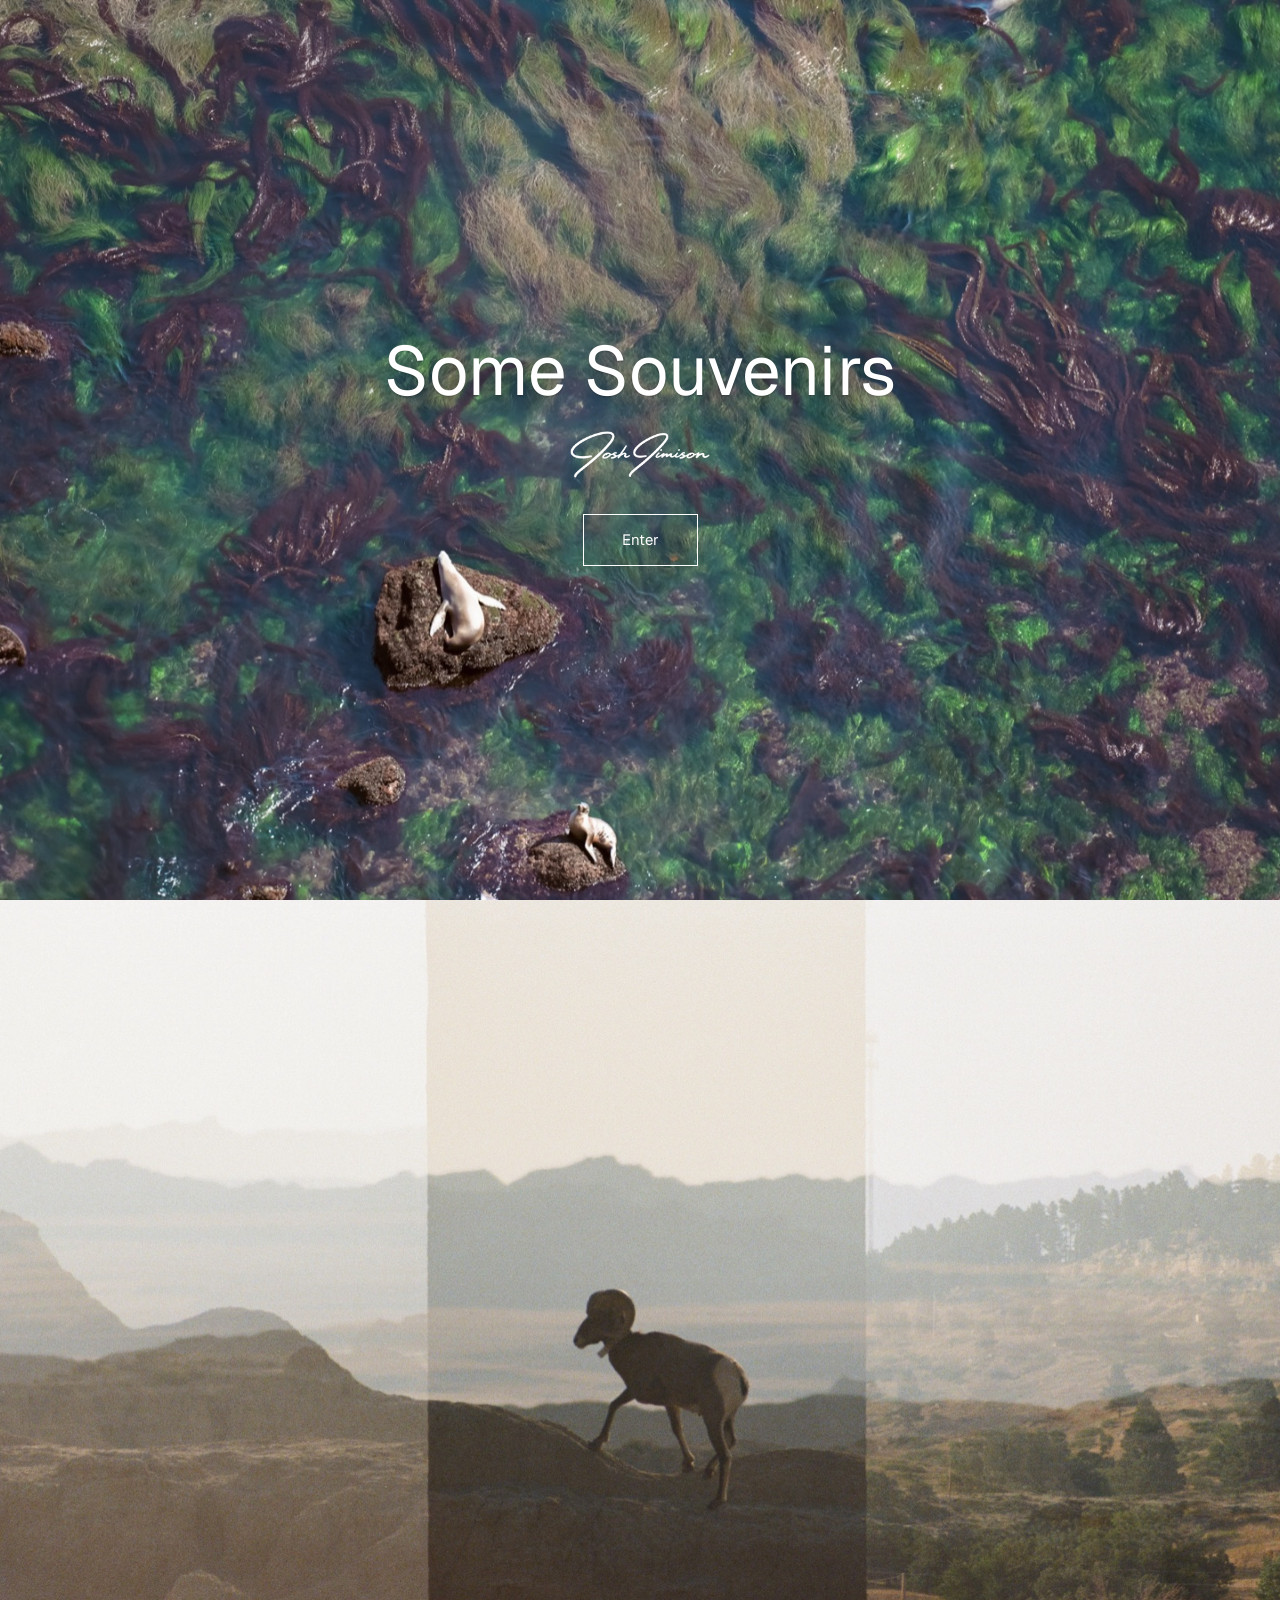
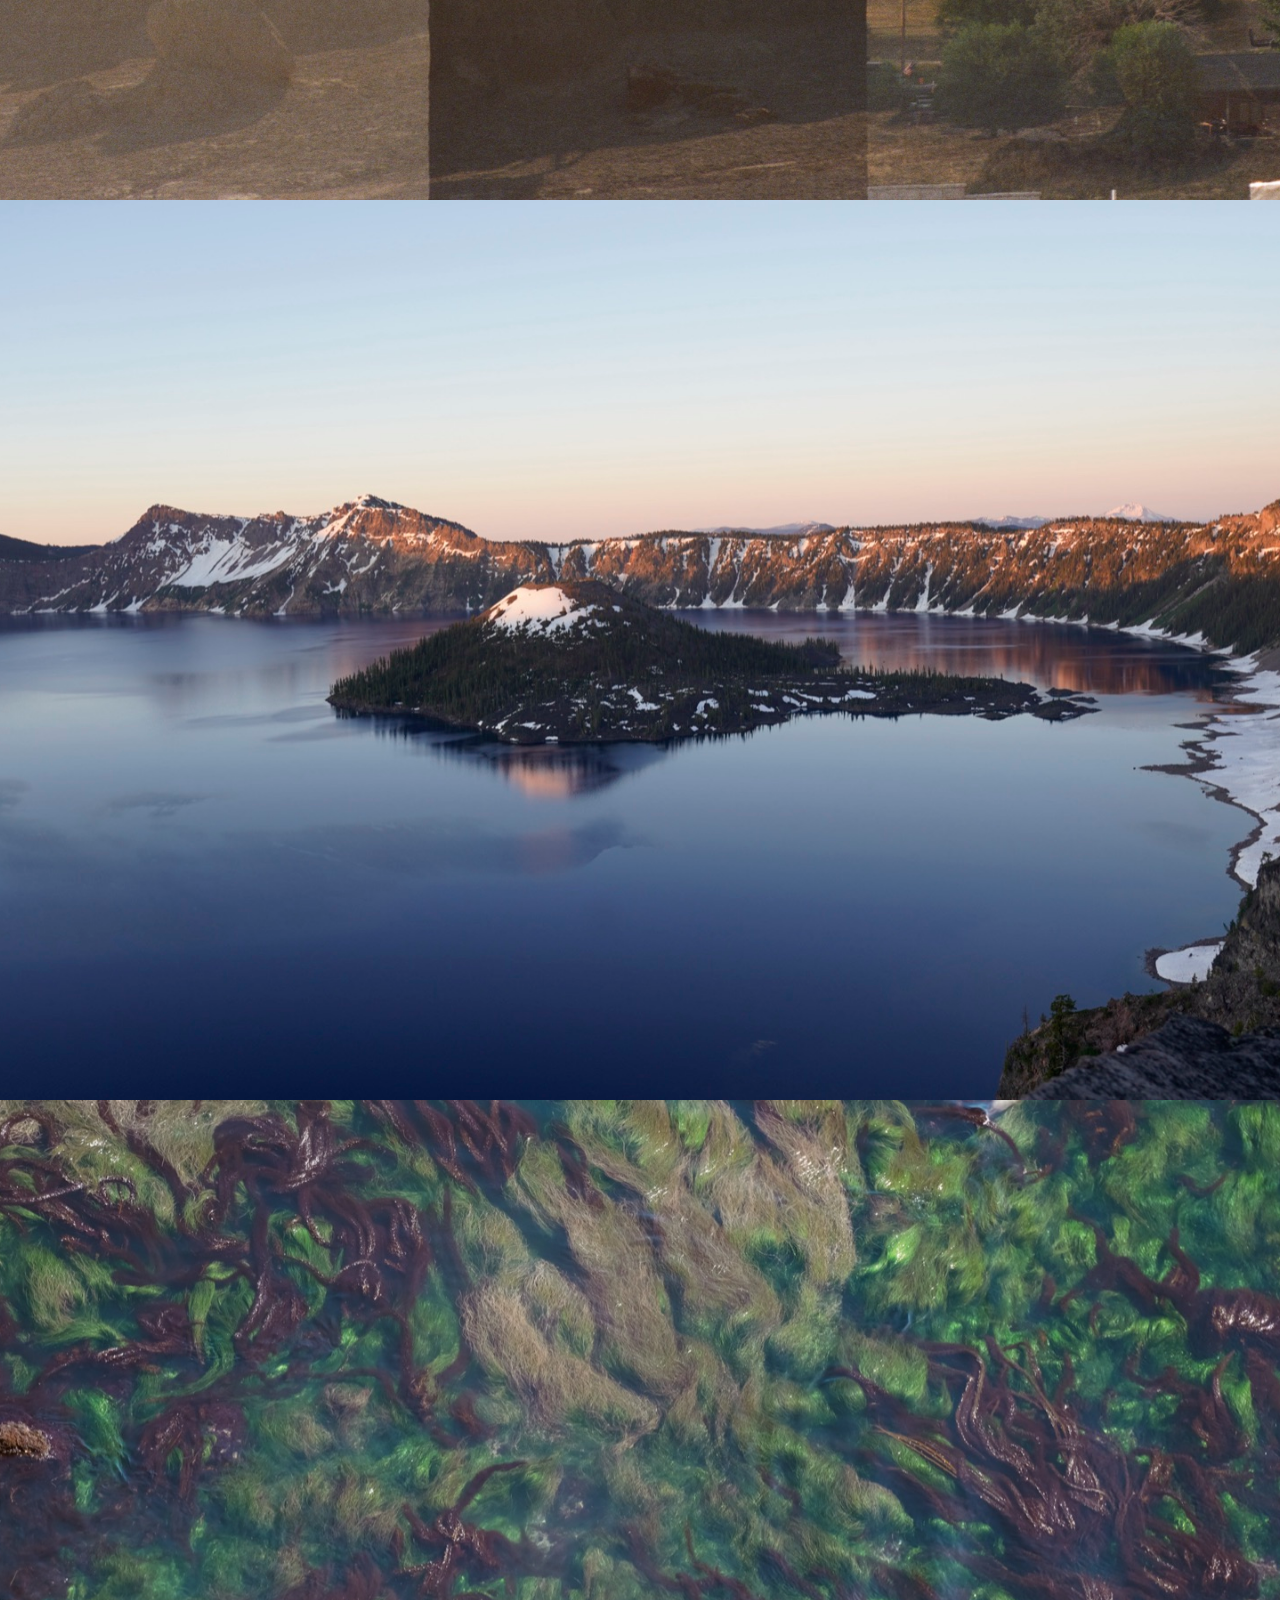
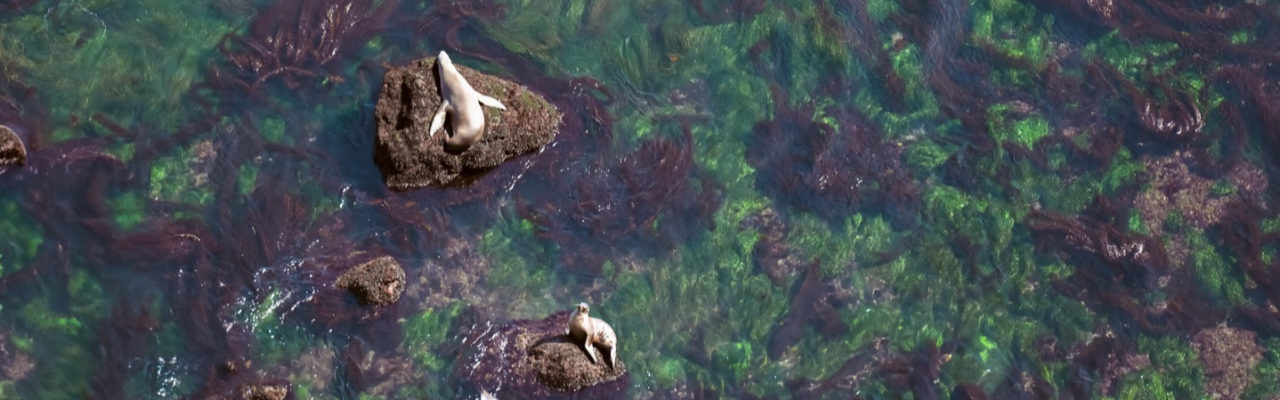
<file: index.html>
<!doctype html>
<html lang="en" class="welcome-page">
<head>
<meta charset="utf-8">
<meta name="viewport" content="width=device-width, initial-scale=1, viewport-fit=cover">
<title>Josh Jimison Photography</title>
<meta name="description" content="Landscape and travel photography by Josh Jimison, based in North Carolina.">
<link rel="preconnect" href="https://fonts.googleapis.com">
<link rel="preconnect" href="https://fonts.gstatic.com" crossorigin>
<link rel="stylesheet" href="https://fonts.googleapis.com/css2?family=Geist+Mono:wght@400&family=Geist:wght@300;400;500&display=swap">
<link rel="stylesheet" href="assets/styles.css">
</head>
<body class="dark">

<main class="welcome-photos"><section class="welcome-photo" data-luma="0.305" data-luma-portrait="0.524" data-ink-portrait="black"><picture class="photo"><source media="(orientation: portrait)" srcset="assets/photos/JJ-013-sm.jpg 562w, assets/photos/JJ-013-md.jpg 1011w, assets/photos/JJ-013.jpg 1439w" sizes="100vw"><img src="assets/photos/JJ-008.jpg" srcset="assets/photos/JJ-008-sm.jpg 1000w, assets/photos/JJ-008-md.jpg 1800w, assets/photos/JJ-008.jpg 2560w" sizes="100vw" alt="Seals rest on rocks in clear green water threaded with dark kelp, seen from the cliffs above." data-alt-landscape="Seals rest on rocks in clear green water threaded with dark kelp, seen from the cliffs above." data-alt-portrait="A natural rock arch spans a narrow sea inlet between forested sea stacks." draggable="false"></picture></section>
<section class="welcome-photo" data-luma="0.599" data-luma-portrait="0.449"><picture class="photo"><source media="(orientation: portrait)" srcset="assets/photos/JJ-006-sm.jpg 666w, assets/photos/JJ-006-md.jpg 1200w, assets/photos/JJ-006.jpg 1707w" sizes="100vw"><img src="assets/photos/JJ-007.jpg" srcset="assets/photos/JJ-007-sm.jpg 1000w, assets/photos/JJ-007-md.jpg 1800w, assets/photos/JJ-007.jpg 2560w" sizes="100vw" alt="A bighorn ram stands on a ridge in hazy light, the picture split across two overlapping film frames." data-alt-landscape="A bighorn ram stands on a ridge in hazy light, the picture split across two overlapping film frames." data-alt-portrait="A bighorn ram with curled horns grazes at the edge of a road below eroded badlands formations." draggable="false" loading="lazy"></picture></section>
<section class="welcome-photo" data-luma="0.507" data-luma-portrait="0.161"><picture class="photo"><source media="(orientation: portrait)" srcset="assets/photos/JJ-011-sm.jpg 562w, assets/photos/JJ-011-md.jpg 1011w, assets/photos/JJ-011.jpg 1439w" sizes="100vw"><img src="assets/photos/JJ-012.jpg" srcset="assets/photos/JJ-012-sm.jpg 1000w, assets/photos/JJ-012-md.jpg 1800w, assets/photos/JJ-012.jpg 2560w" sizes="100vw" alt="Crater Lake in pink alpenglow, with Wizard Island rising from still blue water below a snow-streaked rim." data-alt-landscape="Crater Lake in pink alpenglow, with Wizard Island rising from still blue water below a snow-streaked rim." data-alt-portrait="Hongyadong's stacked, lantern-lit buildings climb a cliffside above a busy road at night." draggable="false" loading="lazy"></picture></section></main>
<div class="welcome-overlay"><div class="welcome-center"><h1>Some Souvenirs</h1><a class="signature welcome-sig" href="gallery.html" aria-label="Josh Jimison Photography, gallery"><img class="sig-white" src="assets/signature-white.png" width="900" height="297" alt="" draggable="false"><img class="sig-black" src="assets/signature-black.png" width="900" height="297" alt="" draggable="false"></a><a class="enter" href="gallery.html">Enter</a></div></div>


<script src="assets/site.js"></script>
<script data-goatcounter="https://jimison.goatcounter.com/count" async src="https://gc.zgo.at/count.js"></script>
</body>
</html>
</file>
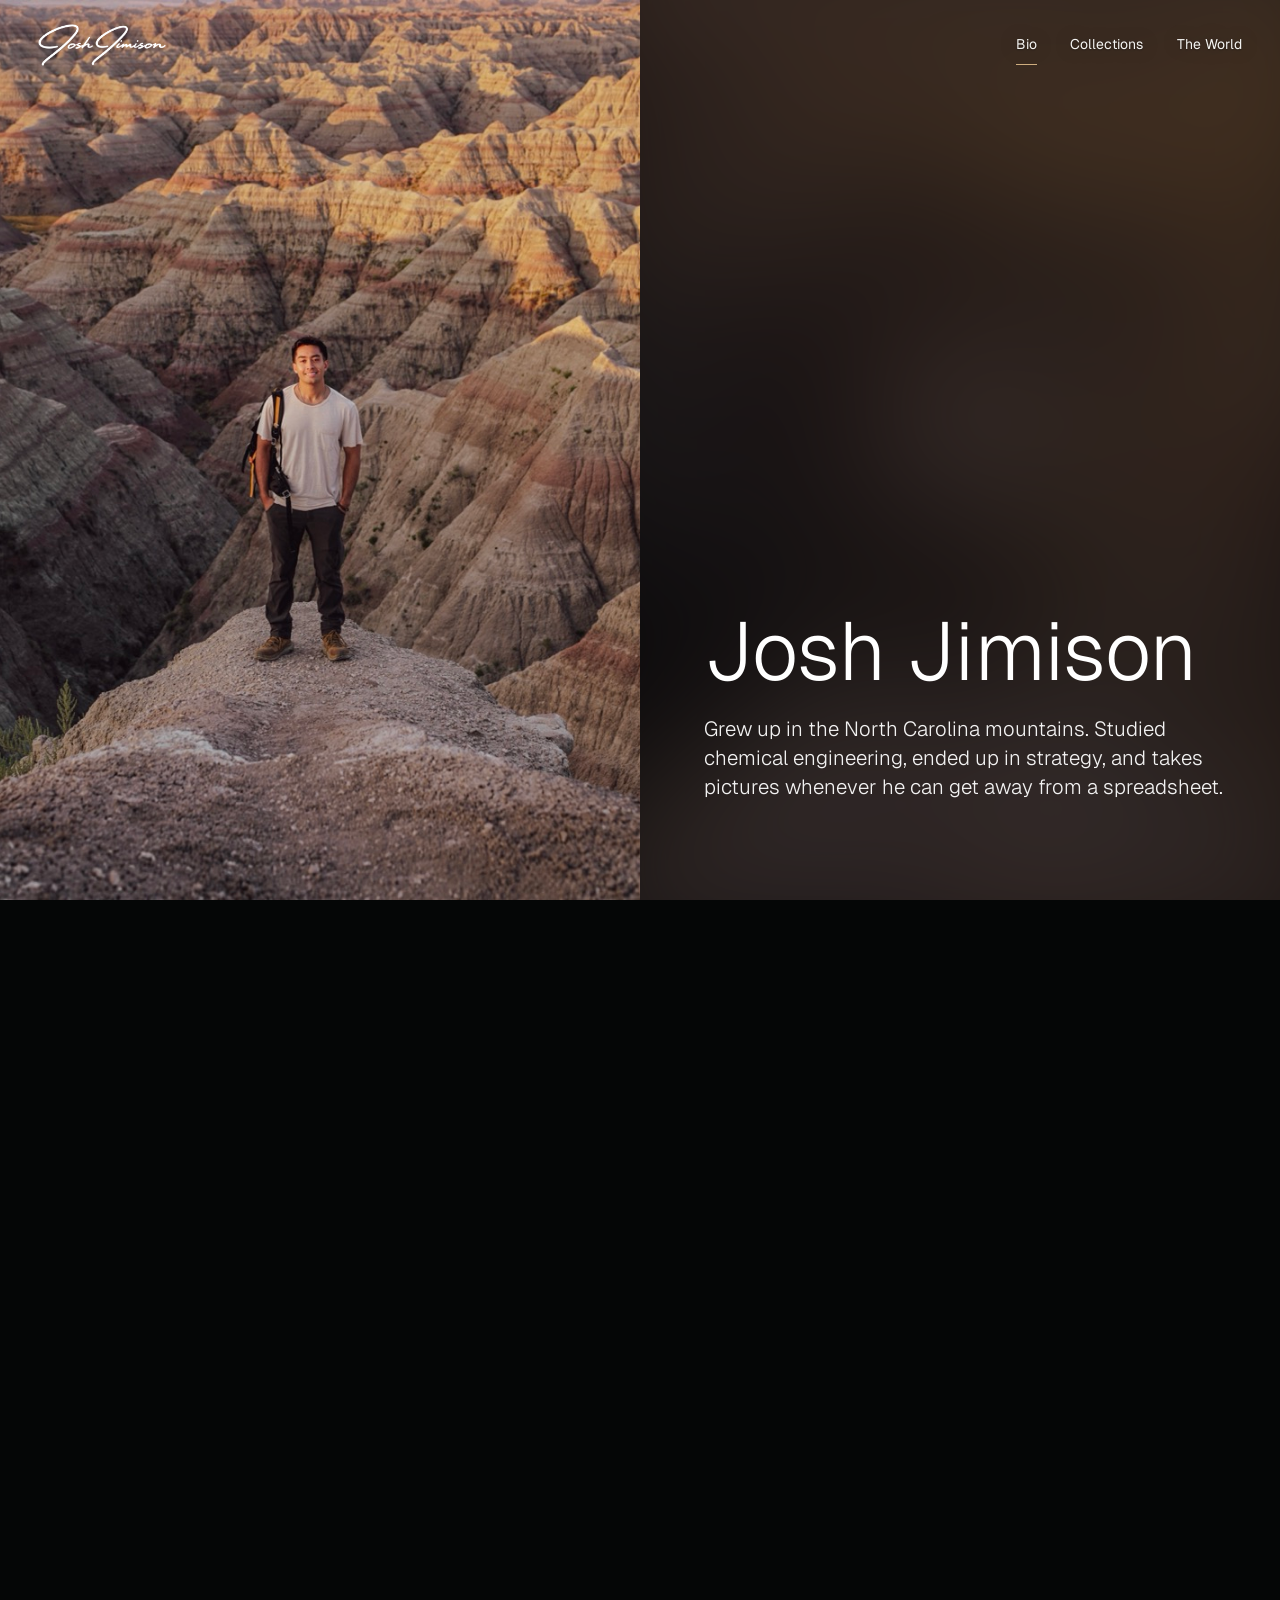
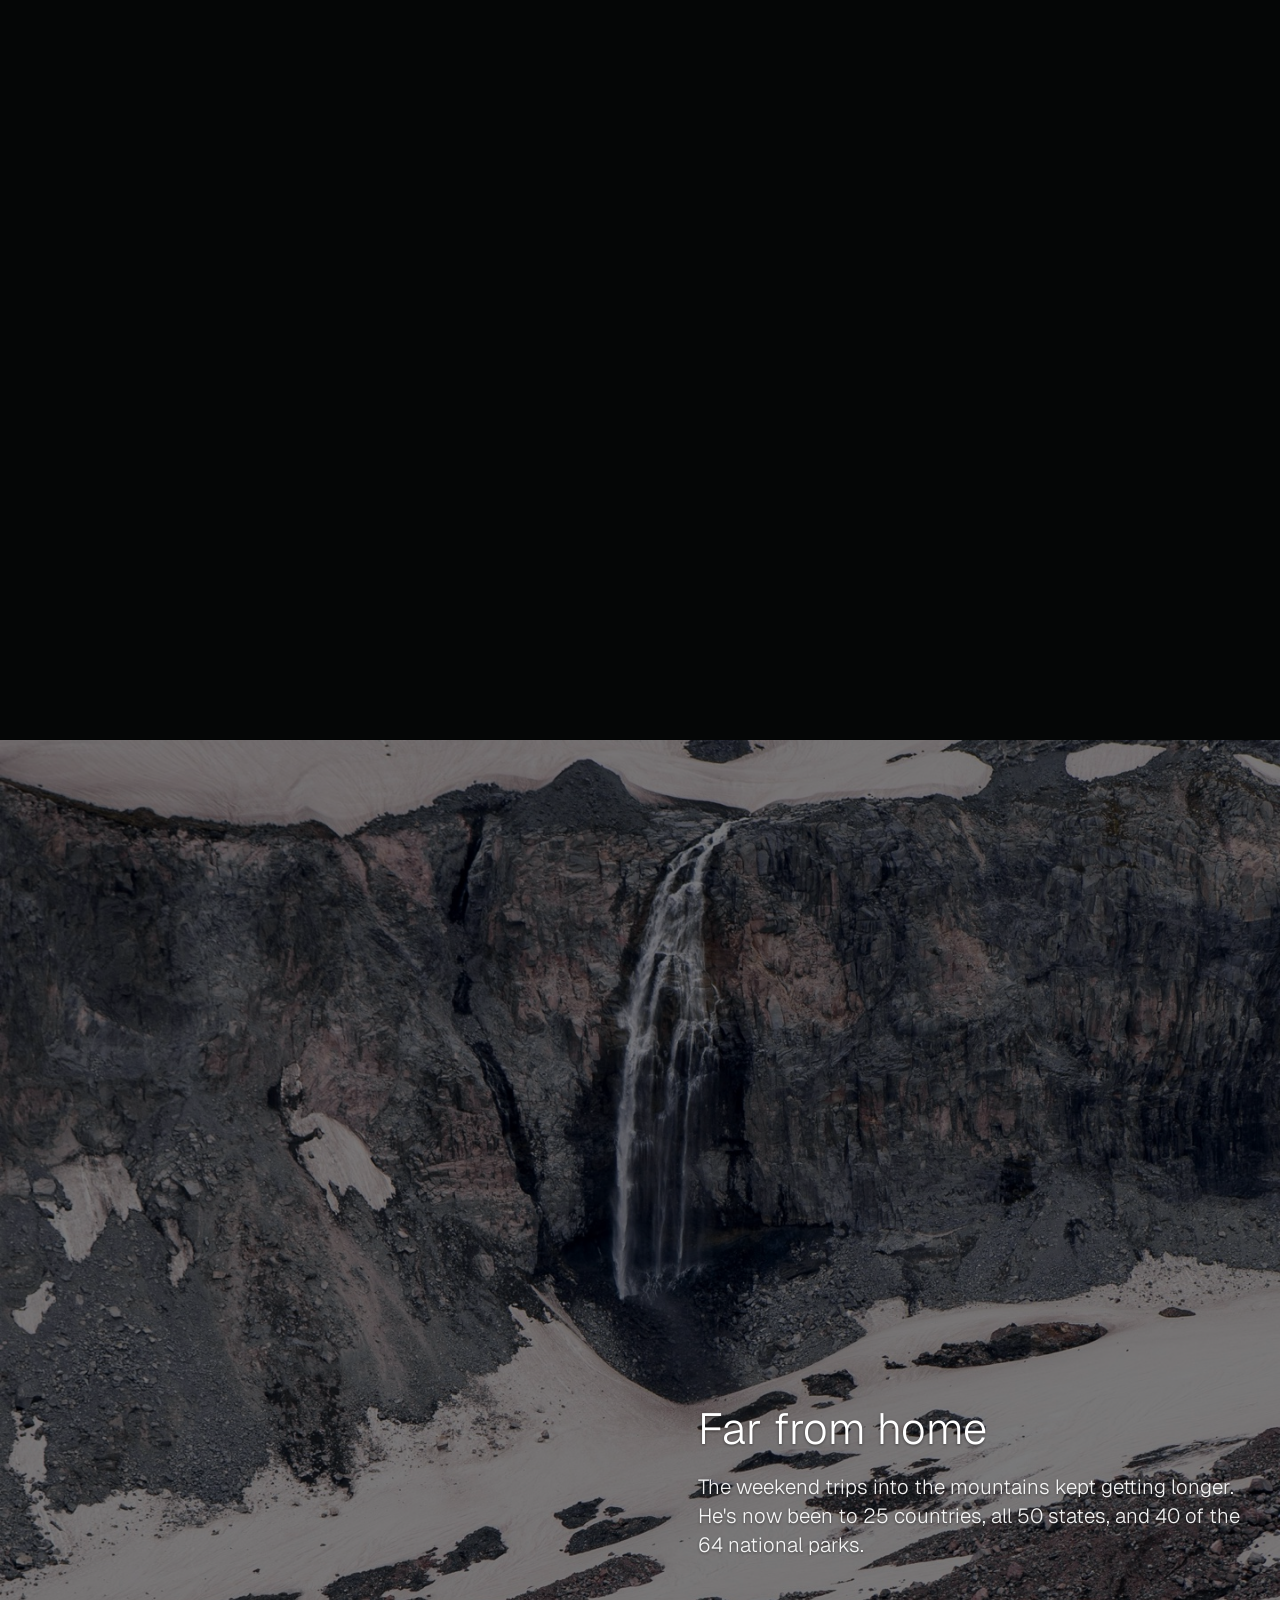
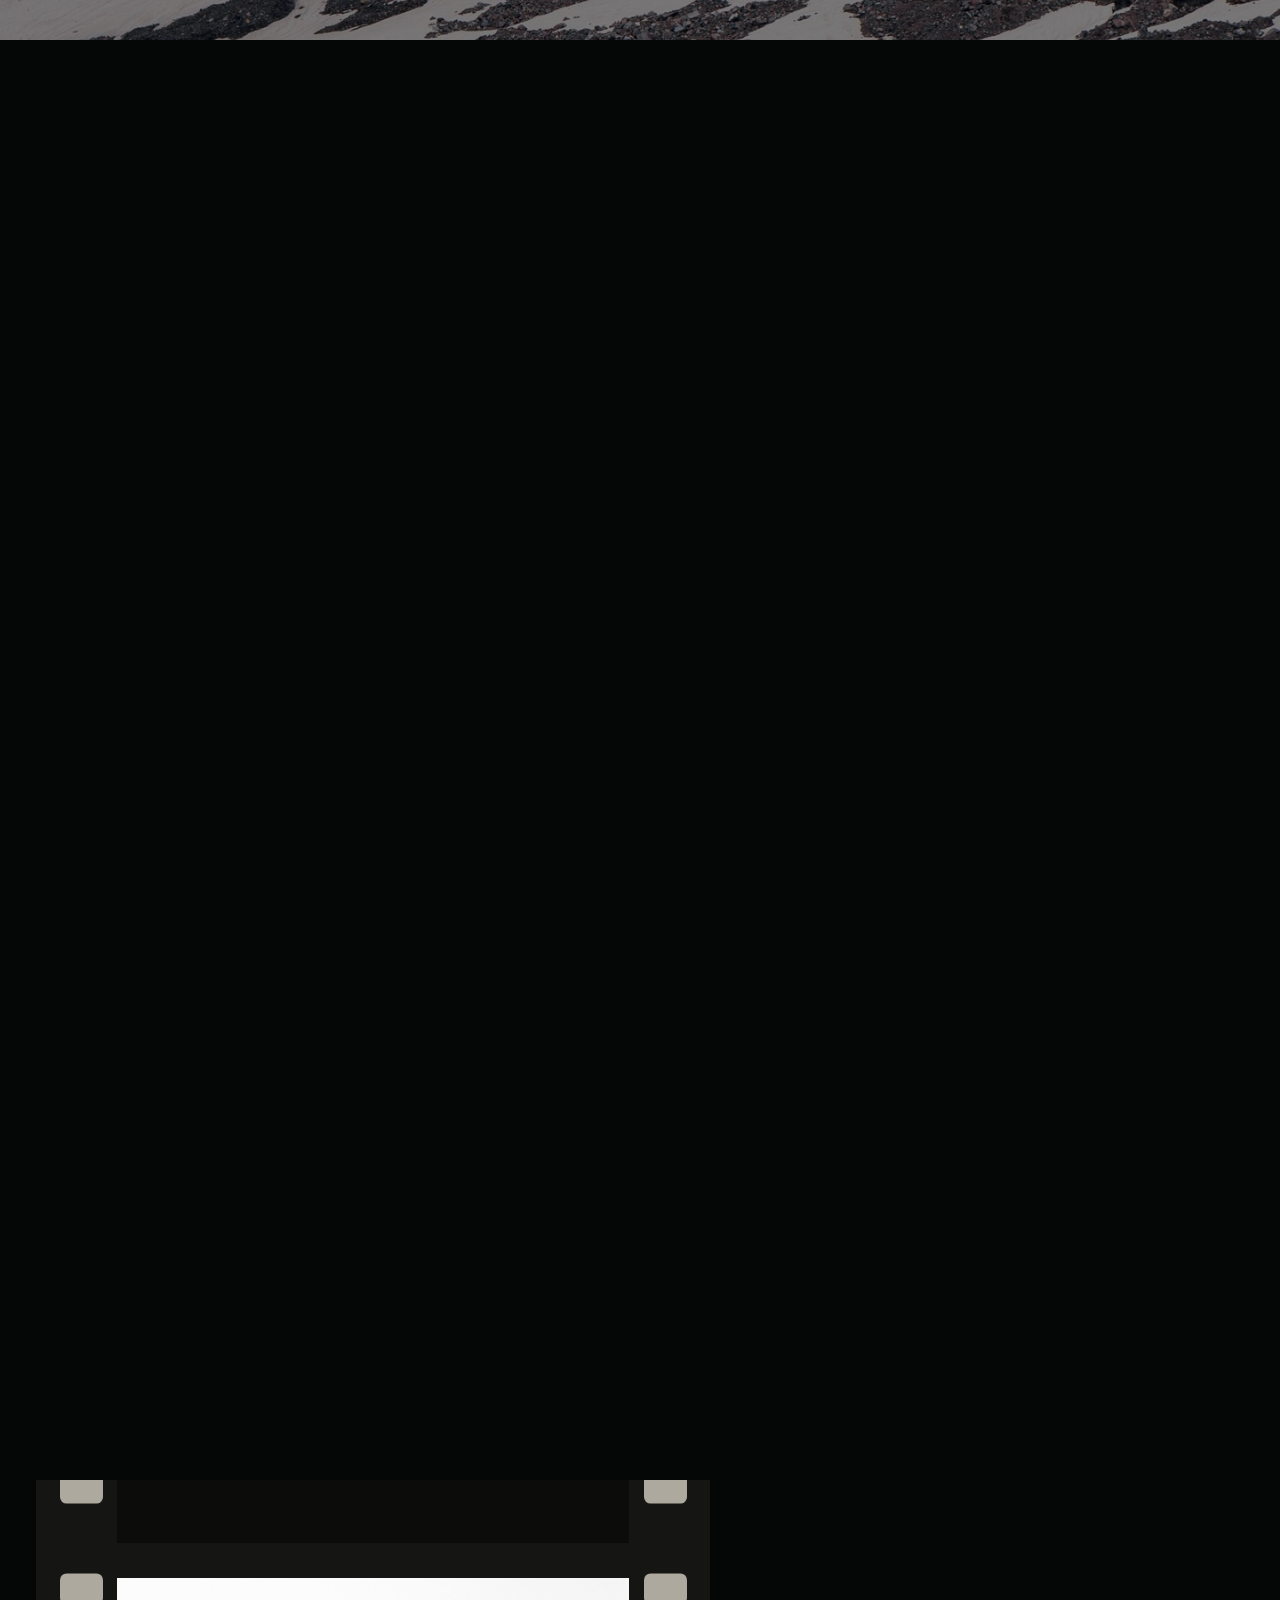
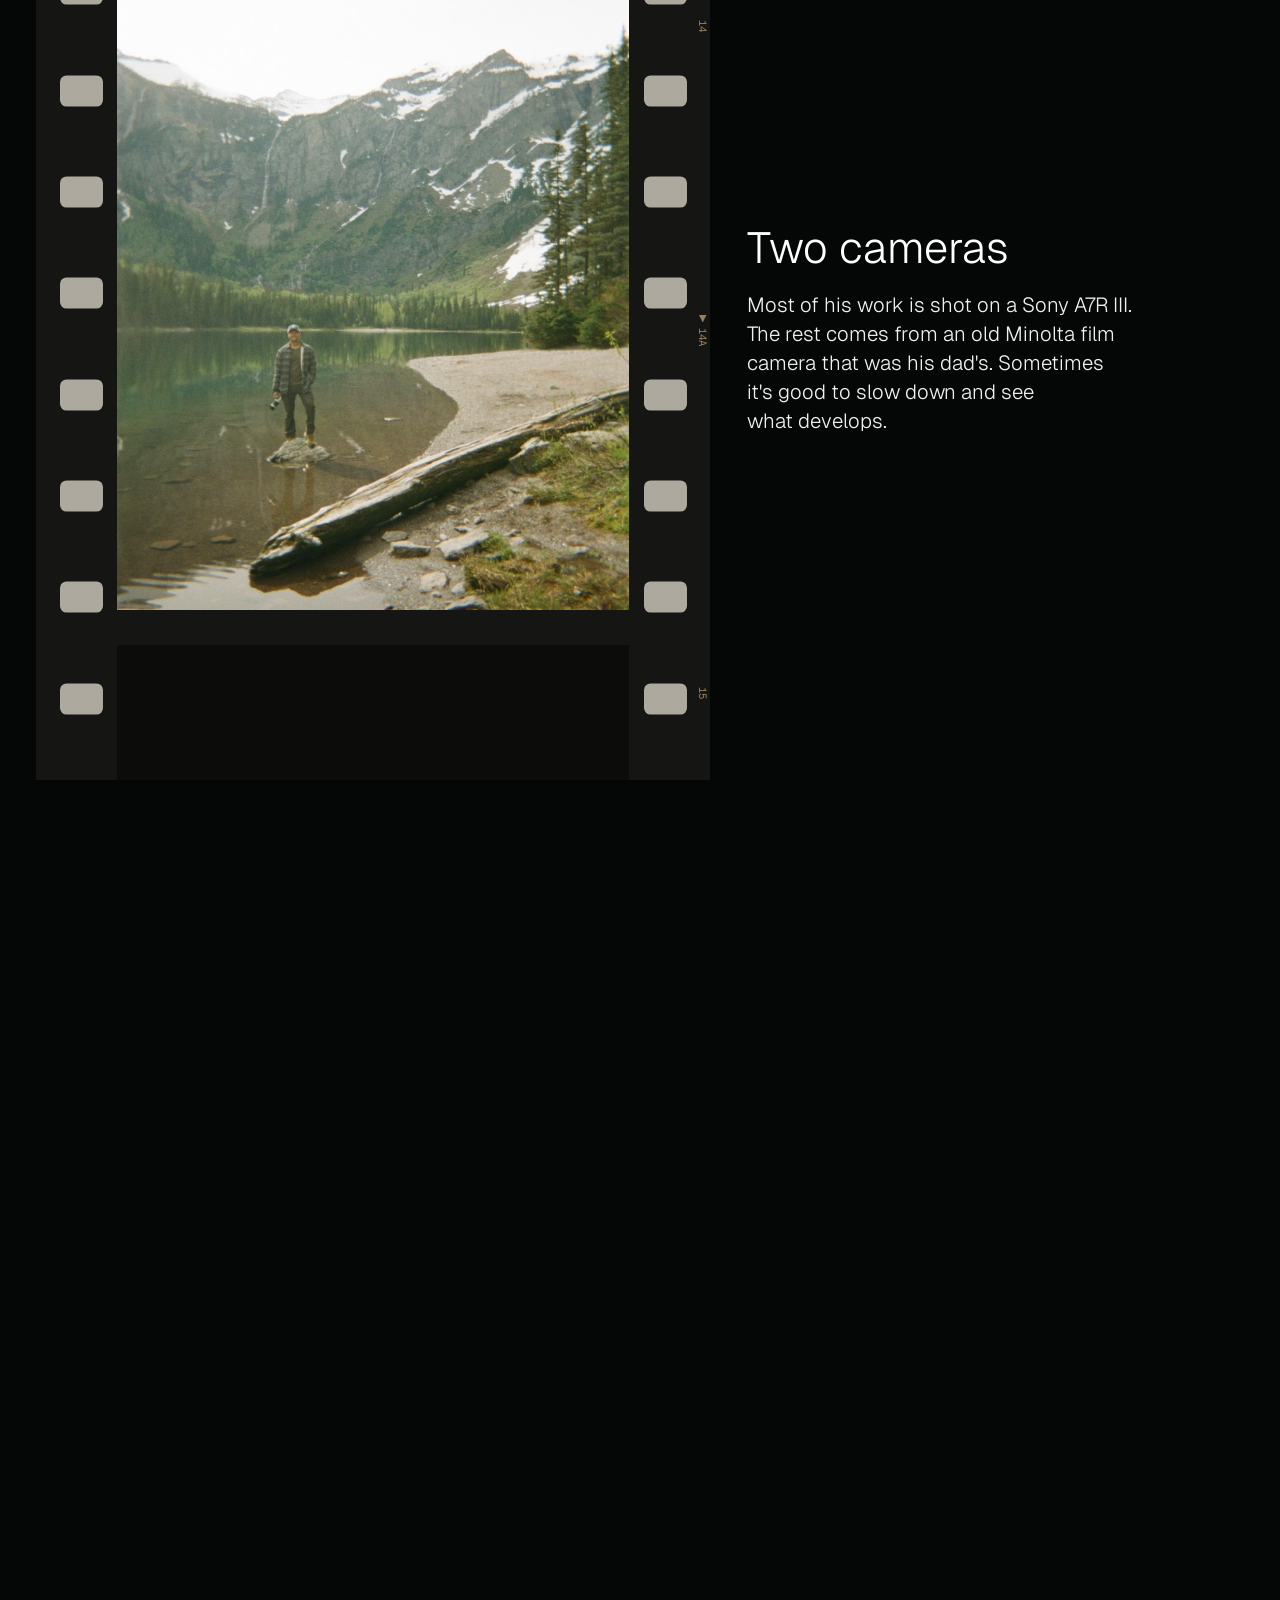
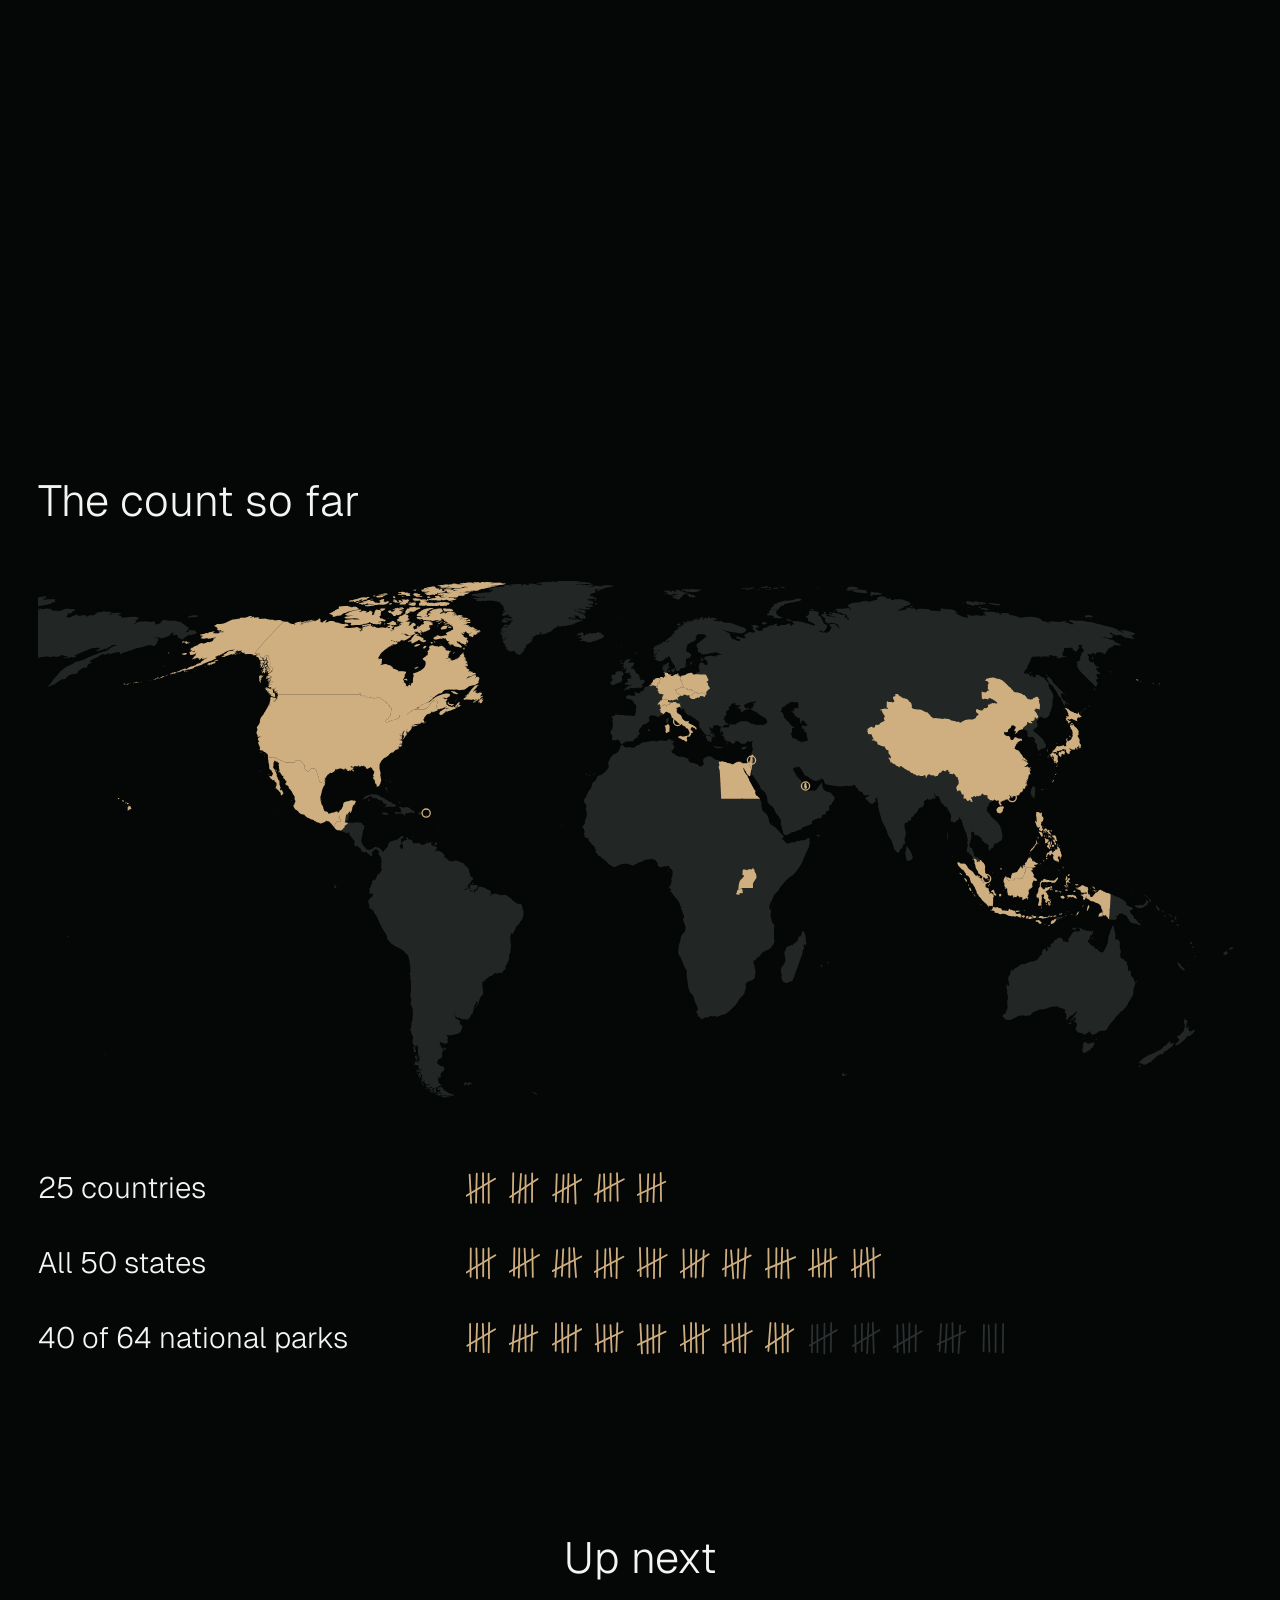
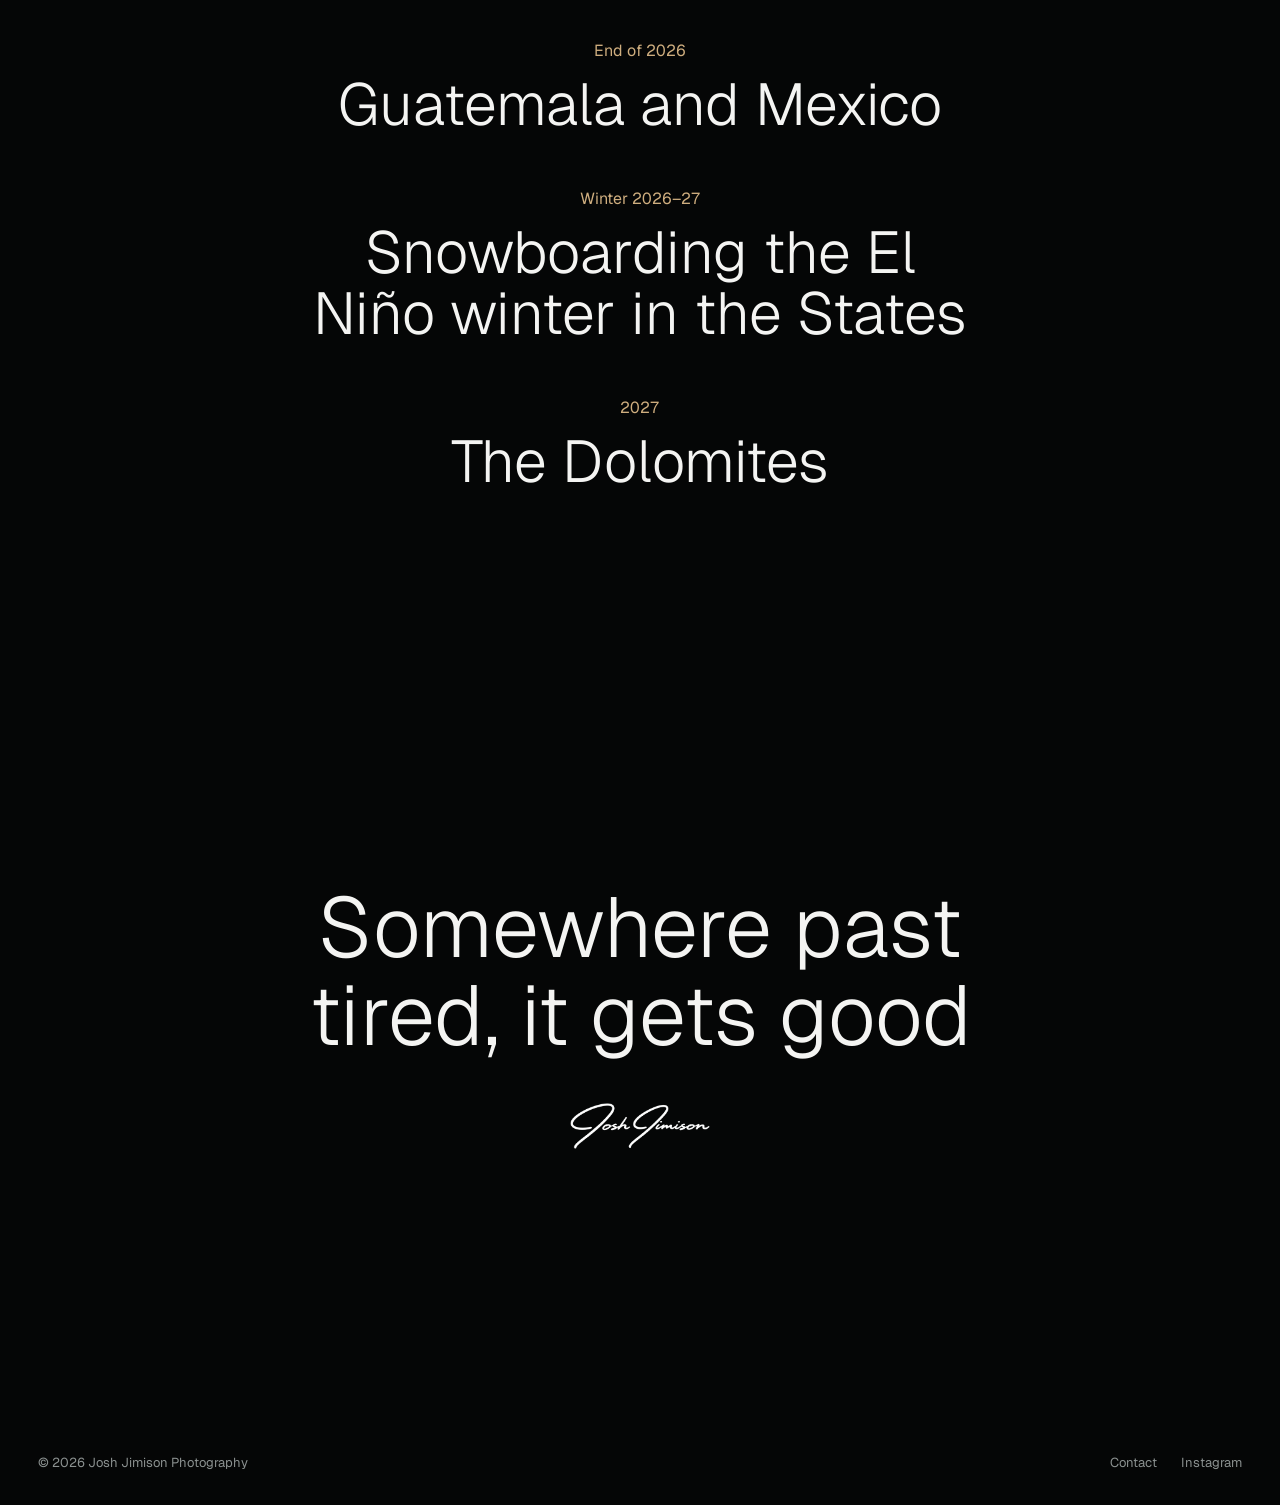
<file: bio.html>
<!doctype html>
<html lang="en">
<head>
<meta charset="utf-8">
<meta name="viewport" content="width=device-width, initial-scale=1, viewport-fit=cover">
<title>Bio · Josh Jimison Photography</title>
<meta name="description" content="About Josh Jimison, a landscape and travel photographer based in North Carolina.">
<link rel="preconnect" href="https://fonts.googleapis.com">
<link rel="preconnect" href="https://fonts.gstatic.com" crossorigin>
<link rel="stylesheet" href="https://fonts.googleapis.com/css2?family=Geist+Mono:wght@400&family=Geist:wght@300;400;500&display=swap">
<link rel="stylesheet" href="assets/styles.css">
</head>
<body class="dark">
<header class="site-header wrap"><span class="logo-space" aria-hidden="true"></span><nav class="site-nav" aria-label="Main"><a href="bio.html" aria-current="page">Bio</a><a href="collections.html">Collections</a><a href="world.html">The World</a></nav></header><a class="logo" href="gallery.html" aria-label="Josh Jimison Photography, gallery"><span class="signature"><img class="sig-white" src="assets/signature-white.png" width="900" height="297" alt="" draggable="false"><img class="sig-black" src="assets/signature-black.png" width="900" height="297" alt="" draggable="false"></span></a>
<main class="bio bio-book">
<div class="book" data-book>
<section class="bk bk-spread" aria-labelledby="bk-1">
<div class="bk-spread-photo"><img class="bk-still" src="assets/photos/JJ-ABOUT-01.jpg" srcset="assets/photos/JJ-ABOUT-01-sm.jpg 748w, assets/photos/JJ-ABOUT-01.jpg 1723w" sizes="(orientation: portrait) 100vw, (max-width: 760px) 100vw, 50vw" width="1723" height="2304" alt="Josh Jimison standing on a narrow ridge above the eroded formations of Badlands National Park at golden hour." draggable="false" style="--focus:49% 42%"></div>
<div class="bk-spread-page"><img class="bio-backdrop" src="assets/photos/JJ-ABOUT-01-sm.jpg" alt="" aria-hidden="true" draggable="false"><span class="bk-shade" aria-hidden="true"></span>
<div class="bk-copy"><h1 id="bk-1">Josh Jimison</h1><p>Grew up in the North Carolina mountains. Studied chemical engineering, ended up in strategy, and takes pictures whenever he can get away from a spreadsheet.</p></div></div>
</section>
<section class="bk bk-reveal" data-bk data-pan="0.48 0.78 0.50 0.10" data-shade="0.38" aria-labelledby="bk-2">
<div class="bk-stage"><img class="bk-photo" src="assets/photos/JJ-001.jpg" srcset="assets/photos/JJ-001-sm.jpg 666w, assets/photos/JJ-001-md.jpg 1199w, assets/photos/JJ-001.jpg 1706w" sizes="(orientation: portrait) 95vh, 100vw" width="1706" height="2560" alt="Josh stands on wet boulders below a tall, thin waterfall in a narrow, moss-covered gorge." draggable="false" style="--focus:48% 72%"><span class="bk-shade" aria-hidden="true"></span>
<div class="bk-copy"><h2 id="bk-2">Every season</h2><p data-lines>Summers are for running and fall is for mountain biking. Once it gets cold, snowboarding becomes his entire personality.</p></div></div>
</section>
<section class="bk bk-reveal bk-right" data-bk data-pan="0.51 0.84 0.52 0.17" data-shade="0.5" aria-labelledby="bk-3">
<div class="bk-stage"><img class="bk-photo" src="assets/photos/JJ-020.jpg" srcset="assets/photos/JJ-020-sm.jpg 800w, assets/photos/JJ-020-md.jpg 1440w, assets/photos/JJ-020.jpg 2048w" sizes="(orientation: portrait) 110vh, 100vw" width="2048" height="2560" alt="Josh crosses a rocky moraine below a waterfall pouring off a dark cliff above lingering snowfields." draggable="false" loading="lazy" style="--focus:50% 78%"><span class="bk-shade" aria-hidden="true"></span>
<div class="bk-copy"><h2 id="bk-3">Far from home</h2><p data-lines>The weekend trips into the mountains kept getting longer. He's now been to 25 countries, all 50 states, and 40 of the 64 national parks.</p></div></div>
</section>
<section class="bk bk-film" data-bk data-film data-shade="0.34" aria-labelledby="bk-4">
<div class="bk-stage">
<figure class="negative"><div class="negative-strip">
<span class="neg-frame is-prev" aria-hidden="true"></span>
<div class="neg-frame is-shown"><img class="neg-photo" src="assets/photos/JJ-014.jpg" srcset="assets/photos/JJ-014-sm.jpg 809w, assets/photos/JJ-014-md.jpg 1456w, assets/photos/JJ-014.jpg 2071w" sizes="(orientation: portrait) 85vh, 62vh" width="2071" height="2560" alt="Josh, holding a camera, stands on a rock in a still alpine lake below snow-streaked cliffs, shot on film." draggable="false" loading="lazy"></div>
<span class="neg-frame is-next" aria-hidden="true"></span>
<span class="edge-print ep-prev" aria-hidden="true">13A <svg class="edge-arrow" viewBox="0 0 6 6" aria-hidden="true"><path d="M0 0H6L3 6Z"/></svg></span>
<span class="edge-print ep-top" aria-hidden="true">14</span>
<span class="edge-print ep-mid" aria-hidden="true"><svg class="edge-arrow" viewBox="0 0 6 6" aria-hidden="true"><path d="M0 0H6L3 6Z"/></svg> 14A</span>
<span class="edge-print ep-next" aria-hidden="true">15</span>
</div></figure><span class="bk-shade" aria-hidden="true"></span>
<div class="bk-copy"><h2 id="bk-4">Two cameras</h2><p data-lines>Most of his work is shot on a Sony A7R III. The rest comes from an old Minolta film camera that was his dad's. Sometimes it's good to slow down and see what develops.</p></div></div>
</section>
</div>
<section class="record wrap" aria-labelledby="record-title" data-record>
<div class="record-head"><h2 id="record-title">The count so far</h2></div>
<div class="record-map"><svg viewBox="0 0 1000 443.6" role="img" aria-label="World map with the countries Josh has visited lit up"><path class="record-land" d="M993.9 304.7l-.7 .6l-.8 .9l.8-.3l-.5 .6l-.9 .3l-1 0l-.8 .4l-.7-.5l.8-.5l.7-.5l.8-.2l.8-.4l.9-.2zM895.1 291.1l-.4 .9l.4 .9l.3 1.1l0 1.5l-.1 1.4l.2 1.3l.5 1l.8-.5l.7-.3l.4 .9l.6 .6l.6 .6l.1 1.1l-.2 .9l.1 1.3l0 1.1l-.1 1l.5 1.1l.5 1.6l0 .8l-.4 1.1l-.3 1l.4 .7l-.1 1.1l.4 .8l.8 .5l.7 .5l.9 .1l.5 1.1l.8 .4l.7 .6l.9 .7l-.5 .9l.4 .9l.6 .9l0 1.1l.2 1l-.1 .8l.1 1l.6 .5l.4-1l.5 .6l.7 .6l.3 1.1l-.2 .9l-.1 .9l.4 .8l.8 1l.8 .4l.3 1.2l.5 .8l.2 1.1l.6 1.1l-.2 .8l.3 .8l-.6 1.2l-.5 2.2l-.4 1.4l.1 1.2l-.1 .9l-.3 1.6l-.3 1l-.6 .6l-.6 .8l-.9 2l-.6 .8l-.9 1.3l-.4 1.1l-.6 1l-.3 .7l-.9 1.2l-1 .8l-.5 .9l-.8 .8l-.7 .4l-1.1 .7l-.6 .6l-.7 .7l-.5 .7l-.9 1l-.6 .6l-.9 .9l-.5 .7l-.5 .8l-.4 .8l-.6 .5l-1.4 1.4l-.8 .8l-.6 .9l-.5 .8l-.8 1.1l-.7 1.2l-.3 .9l-.7 .6l-1 .6l-.8 .2l-.9 0l-1.8 .1l-1.1 .3l-.9 .4l-.8 .6l-2.1 1.4l-1.2 .1l-.5 .6l-.3 .8l-.1-.9l-.7-.6l-.8-.4l.7-.7l-1 .2l-.8 .4l.6-.8l.4-.8l-1.4 .2l-.6 .7l-1.1 .5l-1.1 .8l-.9 .4l-.9-.6l-.9-.6l-1.1-.2l-1-.4l-.7 .4l-.8-1l-.9-.2l-.5-1.2l-.5-.9l.1-1l.7-1l.2-1.2l0-.9l-.5-.9l-.3-.8l.9-.3l-.9 .1l-1.3 .4l-.8 0l.6-.7l1-1.2l.3-.9l-.2-1l-.1-.9l-.8 .9l-.5 .9l-1 1.3l-1.1 .2l-.9 .2l.6-1.1l.9 0l.7-1l.4-1.1l1-1.3l1.1-.9l.1-.9l.7-.7l.2-1l-.9 .6l-.9 .7l-.5 .8l-.6 .6l-.9 .4l-1 .5l-.7 .4l-1.3 1.3l-.7 .6l-.3 1.1l-1 0l-.4-1l.4-.8l.2-1.4l-.5-1.1l.1-.9l-1-.6l-.1-1.3l.6-.7l-.8-.9l-.9-.2l-1.5-.8l-1.2 .2l-1.2-1l-.7-.5l-1 0l-2.4 .1l-1.5 .2l-1.1 .1l-1.9 .7l-1.5 .6l-1.1 .3l-1.1 .3l-1.5 .2l-1.6-.2l-1.8 .8l-.9 .4l-1.6 .8l-1.1 .3l-.9 .5l-.8 1.1l-1.2 1.2l-.9 .2l-1 0l-2.3 .3l-.9-.4l-.8-.1l-1.6 .1l-.8 .2l-.9 0l-1 .2l-.7 .4l-.8 .8l-1 .3l-1.8 .9l-1.3 .8l-.8 .2l-1.9 0l-1.5-.2l-1.2-.6l-.4-.9l-.9-.7l-.6-.8l.3-.8l.4-.9l.8 .4l.9-.9l.6-1.2l.2-1.1l.6-.8l.5-1.7l-.2-1.9l0-1.1l-.2-1.3l.1-1.1l.3-1.6l.3-.9l0-1l-.4-.8l.1-1.1l-.3-.8l-.3-1l.3-1.4l-.5-2.3l-.7-1.4l.3-.9l.3 1l.9-.4l-.5-.7l-.2-1.3l.7 .4l-.2 .9l.6 .7l.7-.6l.3-.9l-.4-1l-.2-1.2l-.3-1.6l-.2-.8l.2-1l.4-.8l1-1.5l.4-1.3l0-1.2l.5-1l.7-1.3l.2 .8l-.1 1l.8-.5l.9-1.3l.8-.6l.9-.4l.9-.4l1-.8l.8-.7l1.8-1l1.1-.2l1.1 .2l.8-.3l1.2-.7l1.1-.3l.8-.2l1.2-.9l1.2 .2l1.8-.4l2-.8l.9-.6l1.1-1.2l.6-1l.6-.9l.7-.4l.8-.8l0-1.4l.1-.9l.5-1l.8-.6l.6-.5l.5-.8l.6 1l.5 1.4l.3 .8l.3-1l.7-.7l-.2-.9l-.4-.8l.4-.8l.8 .4l1.1 .1l1 0l-.7-.6l.6-.6l-.4-.8l.3-.9l.8-.4l.8 .3l-.3-1l.7-.4l.8 .2l-.4-.9l.5-.8l.8-.6l.6 .5l.7-.8l.2-1l.9 .2l1.1-.2l.4-.7l1 .6l.9 .8l.5 1l.7 .7l-.5 1.2l.9-.6l.8-.4l1.1 .4l.3 .8l.2-.8l.8 .5l.7-.7l-.1-.8l-.8-.6l.9-1.2l.5-.7l.3-.8l.9-.4l.1-.9l.6-.9l.5-.7l.5-.7l1-.3l.8-.6l1.3 .4l1 0l.8-.2l.9-.3l0-1l-.3-1.1l-.9 .1l-.8-.7l.9 0l1.1 .2l.8 .1l.6 .7l.9 .5l1.2 .2l.9 .6l.8 .2l.9 .1l.9 .4l1-.5l.7-.5l-.3 .8l.8 .1l.4 .8l.4-.8l.5-.8l.6 .9l-.7 1.8l-.4 1.4l-.8-.1l-.7 .4l-.2 1l-.1 1l-.5 1l-.9 1.1l-.5 .9l1 .9l.9 .8l.5 .8l.6 .6l.8 .2l.7 .6l1 .5l.4 .8l.8 .8l1 .2l1 .4l.2 .8l.7 .7l1.1 .7l.8 .3l.9-.2l1-.7l.3-.7l1.2-1.8l.6-1.3l.3-1.1l.4-.9l.6-1.3l.2-1.1l0-1.3l.4-1l-.2-1.1l.3-.8l.4-1l.1-1l.8-.5l-.2-.8l.3-1.5l.9-1.4l.4-1.2l.2-1l.7-.5l.8 .7l.2 .9l-.1 1.1l.1 .8zM988.3 308.6l.4 .7l0 1.1l-.6 .6l-.9 .4l-.9 0l-.9-.3l-.4-.8l.6-.5l.8-.9l.9-.2l.9-.3zM947.4 317.9l.9 .4l.8 1l.7 .6l.5 1l.6 .6l.9 .8l.6 .8l.7 .7l-.4 .9l-.8-.3l-.9-.6l-.7-.8l-.8-.7l-.9-1l-.7-1l-.5-.9l-.3-.8l-.2-.8zM854.8 250l.7-.7l.5-.6l.7-.9l.8 .5l0 .8l-1 .7l.2 .8l.7 .4l.5 .8l-.8-.2l-.9-.3l-.9 0l0 .9l.2 1.3l.3 .7l.4 .8l-1-1l-.6-.8l.1-1l-.4-1.1l0-.8l-.4-1.3l.3-1l.3-1.2l.7-1l0 1l.4 .8l0 .8l-1 1zM669.3 410.6l1-.4l-.6 .6l.9 .2l.8-.3l.9-.3l-.1 .9l-1.2 0l-.6 .5l.9 0l-.8 .6l-1-.2l-1 .1l-.3-.8l.2-.8l.3-.9l.6-.6l-.1 .8zM618 6.7l-1.3-.1l1.2-.5l.9 0l1-.5l1.1 .2l-.9 .8l-2 .1zM608.7 8l-1.1 0l-.6-.5l2.2-.3l1 .1l-.9 .3zM447.3 31l-1 .9l-.9 .4l-.8-.3l-1 .1l-1.2 .1l0-.8l.8-.2l.8 0l1.4-.1l1.1-.4l.8 .3zM942 282.5l.8 .5l1.2 .3l.6 .6l-.8 .6l-1.3-.3l-.8-.5l-.1-1zM824.8 225.6l0-.9l.6-.9l.8-.8l1.1-1.2l1-1.4l.7-1l.6-.7l-.1-.9l.4-1.4l.3 .8l.3 1.1l0 .9l-.8 .5l-.8 .9l-.4 .7l-.5 1.1l-.5 .7l-.8 .7l-.7 .8l-.7 .6zM838.1 215.3l1 .1l.9 .2l0 .8l-.4 .7l-.4 .8l-1.5 .6l-.7 .6l0-.8l.1-.9l-.1-1.1l0-1.1l-.6-.4l1.1 0l.6 .5zM840.7 223.5l-.8-.8l-.7-.4l-.7-.8l.1-.8l1.1-.4l-.2-1l.2-1l.7-1l.8 .3l.1 .8l-.4 1.1l-.1 .8l-.2 1.1l.5 1.2l-.2 .9zM844 216.2l.9-.1l.5 .8l0 1.1l.5 .6l.3 .8l-.6 .5l-.9-.8l.1-.9l-.4-.8l-.8-.6l-.3-.9zM845.4 212.4l.4 .7l.5 .8l0 .9l.5 1.3l.5 1l-.9-.2l-.8-.4l-.7-.7l.1-1l-.8-.5l-.6-.5l-.7-1l1.4-.4l.8-.2zM832.5 209.3l.9 .2l.9 .5l.6 .6l0 .8l.2 .8l-.3 .9l-.8-.1l-.6-.8l-.5-.7l-.4-1l-.6-.6zM932.3 274.2l-.7 .5l-.8-.2l-.5-.8l-.4-1l-.7-.8l0-1.4l1 .2l.3 .8l.6 .9l.7 .5l.5 .9zM924.5 268l-.8-.9l0-1.1l-.8-1.5l-.5-.6l-1-.5l-.5-.6l-1.4-1l-.9-.3l1.2 .1l.8 .5l.9 .8l1 .7l2.2 2.3l.3 .8l-.4 1zM883.6 279.3l-.7 .4l-.9-.1l-.8 .1l.6-1.5l.5-1l.9-.6l1.3-.2l.5 1l-.6 1.2l-.8 .7zM860.3 261.9l.9 .4l1.3 .4l.3 .9l.3 1.5l-1.2-.8l-.9-.5l-1.1-.5l-.8 .3l-1-.2l-.9 .2l-1-.5l-.9 .6l.4-1.6l1.3-.3l1 0l1 .2l.7-.4zM852.2 262.6l.7 .6l.3 1.2l-.8 .4l-1.1 0l-.9-.5l-.5-.8l.2-.8l1.3-.2l.8 .1zM839.9 280.4l-.9 .3l-1.1 .1l-.7 .4l-.9-.2l-.9 .3l-1.1-.2l-1.3-.1l-.8 0l-.5-.8l.8-.6l.8-.4l.9 .2l.8 .2l1 .6l.9-.2l.8-.1l.7 .5l.8-.5l1-.5l-.1 .8zM832 282.8l.6 .6l.8 .5l.6 .8l-.3 .8l-.9 .2l-.9-.5l-.6-.6l-.9-.5l-1.1-.2l0-.9l1.1-.2l1 0zM827.4 279.4l.9-.1l.8 0l.4 .9l-.6 .5l-1 .4l-1 0l-.7 .3l-1 .2l-.8 .1l-1 .1l-.1-1.3l.8-.7l.8 0l.8 .3l.6 .6l.9-.2l-.6-.6l-.6-.9l1.1-.2zM822.9 280.4l-.3 .7l-.9 .2l-1-.3l.6-.6l.5-1.1l1.2 0l-.1 1.1zM819.7 278.9l.6 .7l-1 .8l-.5 .7l-.3-.9l-.8-.5l-.7-.6l1-.1l.9-.4l.8 .3zM794.5 258l.5 1.7l.4 .9l1.2 .3l-.6 1.1l-1 0l-.8-.5l0-.8l-.4-1l-1.2-.2l-.1-.8l.3-.8l.8 .3l.6-.7zM552 65.8l.8 0l.8 .4l-.9 .5l-.8 .2l-.7 .8l-.4-.7l-.5-.8l.9-.1l.8-.3zM541.3 11.5l.9 .1l.6 .8l.9 0l1.2 .1l.8 .8l1-.1l1.4 .3l-1.4 .3l-.7 .5l-1.2 .1l-1 .3l-.4-.7l-1.1 .2l-1.5 .1l.4-.8l-.7-.7l-1.1-.6l.9-.6l1-.1zM615.5 6.4l-.6 .7l-.8 .2l-1.6-.1l-1.1 .1l-.8-.2l1-.7l1.4 0l.9 0l.9-.1zM588.1 6.4l.9 .1l.8 0l.9 .4l-1.2-.1l-1-.2l-.8 .4l-.9 .2l-.8 0l-.9-.1l-.9-.2l2-.3l.8 0l1-.2zM593.3 6.2l1 0l1.4 .4l-1.9 .5l-.9 .1l-1.5 .3l-.6 .6l-.8 0l-.8-.4l-1.1 .2l-.8-.3l1.2-.3l.9-.2l.9-.1l1.3 .1l.3-.7l1.1-.2zM605.9 35.7l-.7 .6l-1.2 .6l-1 .1l-1-.6l-.3-.9l.9-.6l2.6 .5zM626.5 33.7l-.6 .6l-.9 0l-.7-.5l-.9 0l-.7-.4l-.7-.6l.9-.5l.7 .3l.9 .4l.8 .2l1 .4zM643.5 25.3l-1.1 .1l-.7-.8l1.7-.4l1 .4l.8 .4l-1.3 .2zM674.8 9l-1 0l-1.1-.2l-1.3-.3l.9-.3l.8 0l.9 .1l1.8 .1l-1 .6zM727.1 21.9l-.4 .8l-1.4-.1l-1.4-.4l2.2-.5l1 .2zM783.7 22.9l-.8 .3l-.9-.3l-.7-.4l1.2-.3l.8 .3zM562.2 138.1l.8-.2l.5 .7l.8-.1l1 0l.8 .2l1.1 0l.8 .4l.7-.3l-.1 .8l-1.1 .1l-1.6 .2l-1 .1l-.7-.6l-1.5-.3l-.9-.1l-.3-.9zM560.3 127l.6 .6l1.2 .3l.4 1.1l.7 .6l-.9-.3l-.7-.5l-.7-.5l-.7-.6l-.9-.4l.7-.5zM589.9 137.9l-1.2 .9l.2 .8l-.8 .3l-.7 .7l-.9 .2l-.8 .1l-.8-.2l-.4-.8l.6-.6l.8-.1l.6-.6l.9 .1l1.5-.4l.9-.5zM544.1 68.1l-.6 1.1l-.5 .8l-.5 .8l-.3-.8l-.2-1l.6-.6l.9-.3zM529.5 74.3l-.6 .6l.3 .9l-.8 .6l-.4 .9l-.4-.8l-.7-.5l-.6-.8l-.5-.7l.8-.1l.6-.6l.5 .7l.1-.8l.8-.4l.8 .1l.1 .9zM525 74.8l.5 .9l-.5 .8l-.8-.1l-.8-.4l-.2-.9l1-.3l.8 0zM508.1 124.4l.8 .2l-.4 .8l-1 .3l-.7-.6l.3-1l1-.3zM129 29.4l1.1-.1l.9-.1l1.2 .2l.9 .7l-1.3 .6l-1.6 .1l-1.6 .2l-1.1-.1l-1.5 .2l-1.1 .1l-.8 .1l.6-.7l.9-.4l1.1-.2l1-.4l1-.2zM871 29.4l1.1-.1l1.1 0l1 .1l.9 .2l1.1 .3l.9 .2l-1.2 .7l-1 .2l-1.3-.1l-.9 0l-1.1 .3l-1.5-.4l.1-.8l.6-.6zM357.9 417.3l.8 .1l.8 .8l.6-.6l.4 .7l-.6 .7l-1.1 .3l-1 .3l-.3 .9l-.8-.5l.5-1.1l.3-.9zM412 425.9l.8 .1l.9 .6l.8 .5l.7 .7l-1 0l-.9-.6l-.7-.5l-1.5-.6l-1.1-.3l.9-.1l1.1 .2zM313.9 392.4l-.9 0l-.8-.4l.1-1.1l-.1-.9l-.2-.9l0-.8l-.2-.9l.9 .3l.8 .5l.1 .9l-.5 .9l.8 .5l.4 .8l-.4 .9zM354.6 417.9l.8-.2l1 0l.1 .9l-.6 .9l-.8 .3l-.8 .3l-.8-.4l.8-.3l.7-.6l-.9-.1l-.1-.9zM317.8 410.7l.3 .9l.3 .8l.1 .9l-.7-.3l-.4-.8l-.5 .7l-.8-.3l.1-.8l.2-1l0-.9l.8-.4l.6 1.2zM317.2 396.9l-.9 .2l-.3-.7l.2-.9l1 .4l.1 .8zM348.8 94.8l-1.1 .1l-1.3-.3l-1.7-.7l-.5-.8l-1.2-.6l.9-.3l.8 .2l1.1 .2l.9 .3l1.5 1l.8 .6zM347.9 104.7l.5 .7l1-.7l.2-.8l1 0l.5 .8l-.9 .4l-.8 .5l-1 .2l-.8 .1l-.8-.5l.2-1l.6-.6l1.1-1.3l.8-.7l.7-.4l.2 .8l-.6 1l-.4 .8l-1 .4zM121 51.2l1.2 .1l1-.2l.5 .5l.9 .4l1 0l-.8 .5l-1 .2l-.8 .4l-.5-.6l-.7-.7l-.9 0l-1 .3l.7-1.1zM123.2 60.6l.1 .8l-.7 .7l-.9 .1l-1.1-.1l-.8-.4l1.3-.6l.9-.4l1-.1zM114.5 76.7l.1 .9l-1.1 .1l-1.4 .1l-1 .4l-.7 .3l.3-.8l1-.7l1.2-.2l.8-.3zM288.8 193.3l.8 .2l.7 .4l.9 .4l.3 .7l-.9 .2l-.9-.4l-.7 .3l-1 .1l-.8-.1l-.6-.9l-.8-.4l.7-.5l1.8-.1zM319.2 193.3l1 .2l-.1 .8l-1 .6l-1.1-.1l-.9 .1l-.8 0l0-.9l.1-.9l1 .1l1.7 0zM146.5 68.2l1-.1l0 .8l-.8 .4l-.8-.2l-.9 .7l-.9 .2l-.7 .2l-.7 .5l-1.3 .6l.9-.6l-.6-.5l-.6 .7l0-.9l.4-.7l1-.4l.8-.2l-.1 .9l.6-.8l.7-.7l.8 .1l.8-.3zM149 66.6l.9 .1l-.8 .4l-.7 .2l-1 .3l-1.2-.1l.9-.6l.9-.1l.7-.5zM192.2 75.2l-.7 .6l-.9-.2l-.7 .4l.5-.9l1-1l1.1-.3l.1 .8zM188 72.6l.8 .1l.3 .9l.1 1l-.7 .5l.6 .6l-.3 .8l-.4 .7l-.9-.4l-.5-.7l.3-1l-.6-.6l.8-.4l-.8-.4l.9-.5zM189.9 70.6l.4 .7l-.8 .3l-.5 .6l-.9 0l.4-.7l0-.9l1.4 0zM186.9 69.6l-.2 .9l-.3 .8l-.6 .8l-.6 .8l-.2-.8l.3-.9l.4-.7l-.9-.1l.4-.8l.9-.5l.8 .3zM189.4 67.2l1 0l0 .8l-.2 .8l0-1.1l-.4 .8l-.3 .8l-1.4 .9l-.8 .3l.9-1.1l.2-1l.5-.7l.2-.8zM187.2 66.9l-.3 .8l.8-.4l.7 .5l-.8 .5l-.3 .9l-.9-.5l-.7 .5l-.6-.6l-.5-.9l.9-.5l1-.1zM192.7 82.9l-.5 1l-.8 .9l.2-.8l-.2-.9l.5-.8l.9-.1zM185.4 79.3l.8 .2l-.4 .8l-1.1 .3l.9 0l.6-.6l.7-.4l.8-.3l-.9 .9l-.8 .7l-.6 .9l-1.2 .4l-.2-.9l-.3-.9l.8-1.2l.9 .1zM185.6 82.1l-.3 .9l-.8 .1l.8 .6l-.4 .7l-.1 .9l-.3-.7l-.6-1.1l.4-.8l-.7-.4l1 0l.8-.3zM341.6 103.1l.9-.1l1.1 .2l1.4-.2l.9 .1l-.8 .6l-.7 .5l-.8 .4l-.4-.8l-1.3 .1l-.5-.6l-.5-.6l0-1l.7-.5l-.5 .9l.4 .7zM315 120.5l.9-.2l-.8 .6l-.9 .3l-1.2 .4l-1.1 .1l-1.1 .1l.6-.7l.7-.3l.9-.1l1.2-.1l.8-.2l.8-.4l-.8 .5zM921.6 266.5l1.1 .1l.2 1l-.4 1l-.8 .4l.4 .9l-.9 .7l-.9-.1l-.6 .9l-.7 .6l-.8 .2l-1 .6l-1.7 .1l-1-.5l-1 0l-.8-.7l-.8-.4l-.4-.8l.9-.2l.9 0l1 .3l.9-.2l.8-.2l.2-1l.2 .9l.8 .2l.9 .1l.9-.6l.9-1.2l.9-.2l-.2-1.8l.8-.4zM852.4 279.8l-1.1 .9l-1 .4l-.9 .4l-.9 .5l-1.5 .5l-1.3 .9l-.9 1.1l-.6 .6l-.9 .3l-1 .5l-.3-.8l0-1.2l.7-.8l.9-.7l1.1-.3l.9-.6l.7-.8l.8-.5l1.2-.2l1 0l1-.1l.9-.3l1 0zM870.4 384.2l.8 .2l.7 .6l1.1 .4l.9-.1l.9-.4l.8-.1l1.1-.3l1.1-.3l.3 1.1l-.4 .7l-.5 1l-.5 .9l-.3 .7l-1 .3l-.5 .8l-.7 1l-.5 1.1l-.2-.9l-.9 .5l-.9 .6l-.8 .5l-.8 .7l-1-.3l-1 .1l.8-.6l-.8-.2l-.1-.9l-.1-1.5l.4-1l.2 .9l.2-.9l-.1-1.3l0-1.3l.3-1.1l.6-.9l.9 0zM678.7 5.9l2.3 .5l.9 .1l-.8 .3l.7 .7l-2.1 .4l-1.7 0l-1 .2l-1.1 .2l-1.4-.2l-1.7-.2l-1.3-.2l1.2-.6l.7-.6l-.9 .1l.7-.6l1.1-.1l.8-.1l1.8-.3l.9 .2l.9 .2zM683.1 7.9l1 .3l.8 .4l.7-.4l.9 0l1 .3l1 .3l.3 .9l-.8 .2l1 .4l1.1 .3l-1.7 .4l-.9 .1l-1.2-.1l-1-.1l-.9-.2l-.9-.1l-1.2 0l-.9-.2l-1.2 0l-.9-.3l-.9-.5l-1-.1l-1 0l.8-.7l.7-.5l1-.1l.9-.2l1.1 0l1.2-.1l.8 0zM695.1 10l.1 .9l.8-.4l.9-.3l.8 .2l1 .2l.8 .4l1 0l.9 .5l-.5 .6l-.9 .1l-.9 .1l-1.4 0l-1.4 .2l-.9 0l-1 0l-.9 .3l-1.1 .3l-1-.1l.4-.9l-.2-.8l.8-.2l-.3-.7l.6-.7l1 .3l.9-.3l.8 .2zM776.4 18.3l1.3 .3l.8 .2l-.7-.8l1.1-.4l2 .5l1.1 .2l1.2-.1l4.2 .7l.2 .8l-.7 .5l-1.2 0l-1-.1l-.8-.3l-.8-.3l-.6-.5l-.9-.4l.3 .8l1.6 .6l.9 .2l-.7 .6l-1-.4l-1.2 .2l-1.1 .1l-1.4-.1l-.8-.1l-.3 .8l-2.4-.4l-1.4-.5l-1.3-.3l-.9-.4l-.8-1.2l.8 0l-.8-.4l.8-.5l.9-.2l.9 .2l1.1 .2l1.6 .5zM786.3 23.2l1.2 .3l2.1 .6l1.2 .8l-1.3 0l-1 0l-1.7-.2l-1-.2l-1.1-.1l-1.2 .2l-.9-.2l.9 0l.5-.9l1.3-.3l1 0zM791.1 19.4l1.1-.1l2 0l.9 .5l.9-.1l1.1 .1l1 0l.9 .2l1.1 .5l-1.2 .4l-1.5 .1l-1.5-.1l-.9-.2l-1-.2l-.8-.1l-.9-.2l-2-.3l-.4-.7l.9 .1zM953.1 365.4l1 .2l.9 .4l.4 .8l-.1 .8l-.7 .5l.1 1l-.1 1l-.5 .8l-.1 .8l.8 .2l.1 .8l.7-1.1l.3-.8l.6 .8l-.4 1.1l-.1 1.1l.7 .9l1.2 .5l.8-.1l.7-.5l.7-.5l1.4-.2l-.1 .9l-.9 1.1l-.5 .8l-.7 .6l-1.1 .7l-.4 .8l-1.1-.1l-1.2 .4l-.8 .5l-.5 .8l-.6 1l-.8 .8l-1.1 .9l-1.1 .7l-.7 .7l-.7 .5l-.7 .6l-1.2 .6l-.8 .4l-.7-.5l-.9-.2l1-.8l.9-.7l.8-.7l.9-1.1l0-1.1l-.8-.4l-.6-.8l-.6-.6l.5-.7l.9-.4l.9-.2l.7-.4l.6-.8l1-1.2l.7-.7l.5-.6l.2-1l.3-1.4l.9 0l-.8-.4l0-1.5l.7-.6l-.5-.6l-.1 .8l-.5-2.7l.7-.5l-.7 .4l-.2-.8l.5-.8l-.2-1.2l.8-.7l-.3 1.2zM941.1 385.8l1.1-.4l1-.6l.8-.2l-.7 .7l.8-.4l-.6 .8l1.1-.5l-.8 .7l-.7 .5l0 .9l-1.2 .8l-.8 .7l-1.3 .8l-1.4 1.2l-.9 .6l-.8 .3l-.8 .4l-.7 .6l.5 .7l-.6 .7l-.8-.2l-.8 0l-1 .5l-.9 .4l-1 .3l-1.1 1l-.6 .8l-.8 .5l-.6 .7l-.7 .7l-1.2 1l-.5 .7l-1.1 .3l-.7 .5l-1.1 .6l-.7 .4l-1.4 .5l-.9-.1l-1 0l-.4-.7l-.8 0l-.8-.5l-.8 .1l-.8-.2l1-.7l-.9 .2l1.1-.8l.9-.8l.7-.5l.7-1l1.2-.7l1.1-.6l.7-.4l.7-.5l.7-.4l.8-.5l.9-.3l1-.3l1.3-.6l1-.3l.8-.5l1-.6l.8-.4l.8-.2l.8-.5l1-.6l1-.7l.6-.6l.7-.8l.9-.9l.7-.2l1-.6l1-1.1l.6-.8l.7-.6l.8-.4l.9-.4l-.4 .7l.3 .7l-.4 .8zM848.6 222.7l.6 .6l.4 .9l-.4 .7l.6 .5l.4 .9l0 .9l.4 .8l.2 1.1l-.4 1l-.6 .6l.1 1.1l-.4-.8l-.4-.9l-.5-1l-.4 .7l-.6 1l.5 1l.4 .9l-.1 1.1l-.7 .9l-.3-1.1l-.8 .2l-1-.4l-1.2-.8l-.5-.9l-.2-1.1l.1-.8l.4-.7l-.5-.8l-.9-.5l-.8-.1l-.1 1.2l-.7-.6l-.9 .2l-.4-.8l-.7 .7l-.4 1.2l-.4 .9l-.5-1l.4-1.4l.3-1l.9-.4l.9-.2l.2-.8l.7-.5l1.1-.2l.5 .8l-.2 1l1.1-.5l.4-1l.8 0l.4-1.1l1 0l.9-.5l-.1-.8l-.3-1.3l1.3 .5zM830.9 192.8l1.5 .7l1.1 .3l.6-.7l.3 .9l-.1 1.5l.4 1.1l.6 .6l.3 .8l-.4 1.8l-.1 .8l-.9 .4l-.5 .8l0 1l0 .9l.4 .7l.5 .8l0 .9l.4 .8l.6 .7l.8 .3l.1-.9l.9-.4l.9 .4l.5 .8l.5 .7l0-.9l1 .4l-.1 .8l.5 .7l.5 .8l.7 .5l.3 .7l-.7-.4l-1.4-.3l-.7-1.1l-1-.7l-.9-1.1l-.1 .9l.5 .8l-.8-.3l-.6-.5l-1.3-.9l-.8 .4l-.9 .4l-.8-.7l-.8-1l.7-.9l-.4-.9l-.5 .9l-.9-.7l-.7-.5l-.2-.8l-.4-1.1l-.4-1.3l-.4-.7l-.1-.8l.8 .4l.7 .4l0-1.1l-.2-.8l.1-1l-.2-1l-.2-.8l0-2.1l0-1.1l.9-.2zM870.7 255l1.1 0l.7 .4l0 .8l.4 .9l-.3 .8l0 1.1l.1 1.1l.4 1l.8 .3l.3 .7l.3 .9l1 .5l.9-.3l.8-.9l.4-.7l.7-.6l.4-.8l1.3-.5l1-.5l.6-1.1l1.2-.7l.8 .5l1.5 .5l.7 .6l.9 .4l1.5 .8l1 0l1.3 .3l1.3 .6l1.6 .7l.8 .4l1.6 .8l1 .3l1.3 .3l.8 .6l.9 .6l1 .1l.6 .6l.9 .6l.7 .7l1.5 1.4l0 1.1l.1 1l1 .2l2.2 1.2l.9 .1l.7 .7l.4 .7l0 .9l-1.3 .2l-1.2 .3l.4 1.1l.3 1l.7 .8l.7 .7l.8 .5l.2 1.2l.5 .7l.3 1.2l1.4-.1l.2 .9l.5 .8l.9 .2l-.1 .8l.8 .7l1.2 .4l.9 .1l-1.1 .2l.4 .7l-.9 .4l-.9-.2l-.6-.7l-1.1-.2l-1.1-.2l-.7-.3l-1.1-.1l-1-.1l-.7-.4l-.5-.9l-.9-.8l-.2-.9l-.8-.6l-.4-1l-.5-1l-.4-.7l-.7-.4l-.9-.2l-1-.4l-.6-.6l-.9-.2l-.8 .5l-.8-.1l-.6-.6l.5 1.4l-1.1 .1l-.4 .9l-1 .2l-1-.1l-.9-.1l1.1 .3l.8 .4l.7 .9l-.6 .9l-1 .6l-1 .3l-.8-.4l-1.4 .1l-.8-.2l-.8 .2l-.9-.8l-.5-.8l-1.2-1.3l.2-1.3l-1 .6l-.7 .2l-.7-.6l-1 .9l.1-1.1l.4-.7l-.4-1l.9-.6l-.9-.2l-.7-.6l.4-1l-.7-.9l-.3-1.3l.2-.9l-.7-.4l-.6-.6l-1.4-1.1l-.8-.3l-1.1-.3l-1.1-.6l-1.4-.5l-1-.1l-1.6-.8l.4-.9l-.8 .2l-.9-.1l-.8-.5l-.7-.7l0-.9l.4-.8l-.5 1l-.5 .8l-.3 .9l-.6 .6l-.9-.2l-.3-1l.3-1l-.8-.9l-.8-.6l-.7-.5l.7-.3l.9 .1l.9-.2l.7-.6l.8 .2l.8 .3l.5-.7l.1-.8l-1.2 .2l-1.4 .2l-1-.1l-.9 0l-.6-.7l-.4-1l-1.7-1l-.9 .1l.6-.9l.2-.8l1.5-.7l.7-.5l1-.6l1.2 .2l1.2 .7zM846.9 249.5l-.7 .8l-.6 .9l-.9 .3l-.9 .2l-1.3 0l-.6-.6l-2.2 0l-1.3 .2l-.9-.2l-1.4 .2l-.8-.3l-1 .2l-.6 .9l-.3 .9l0 1.1l.6 1.4l.8 .5l.4 1.1l1 .1l.7-.9l.6-.9l1 .3l.8-.3l1-.3l1 0l.8-.6l.7 .5l0 .8l-1-.3l-.9 .6l-.6 .9l-.7 .7l-1.1 .4l-.6 .7l-.9-.1l.6 .9l.8 .6l.4 1l.8 .8l.2 1l-.4 1l.5 .7l.4 .8l.8 .4l-.1 .9l-1.1 .1l-1 .4l-.2 .8l-.9 .1l-.7-.8l.2-1l.1-.8l-1.7-1.5l.4-1.1l.1-1.1l-.5-.7l-1 .3l-.8 .7l.3 .9l.1 1.5l-.2 1.2l0 1.1l0 1l-.3 .7l.2 1.4l-.9 .6l-.9 .4l-.8-.6l-.2-1l.4-1l.3-1.2l.1-1.6l-.3-.8l0-.8l-1.4 0l-.4-.8l.1-1.1l0-.9l.7-.5l.3-1.1l.5-1.1l-.1-1l.1-.8l.5-1.1l.5-.7l.1-1.9l.2-.9l.3-.9l.4-.7l.6-.9l.7 .4l.6-.6l.4-.9l.9 .1l.7 .4l1.1 .2l1.6 .2l1 .5l.7-.2l2.2 .3l1.2-.6l.7-.7l.6-.7l.5-.7l.8 .6l-.5 1zM797.8 272l.7 .7l1 .2l.9 0l.5 .7l.3 .9l1 .1l1 .1l1.2 .2l1-.1l.9 0l.5-1l.9-.4l.4 .7l.9 0l1.4 .5l.9 .2l.7 .5l.4 .7l.1 1l1.2 .5l1.4-.1l.8-.2l.9 .5l-.1 1.5l.1 1l-.8 .2l-1.2-.5l-1.2-.6l-1 .3l-.9 .1l-1.3-.3l-1.6 0l-1.3-.2l-1.2-.3l-1.5-.9l-2.1-.6l-.8 0l-1.1 .1l-1 .2l-.9-.2l-.8-.5l-.9-.3l-1.8-.2l-.5-.6l-.6-1l-.9-.2l-1 0l.4-.8l.8-1.6l.6-.6l1 .3l1 .3l.7-.6l.8 .2zM767.7 235.9l1-.2l.9 .2l.9 0l.6 .6l.7 .8l.9 1.2l.2 1l1 .6l.6 .7l.8 .4l1 .8l1.1 1.1l.6 1.1l.7 .7l.5 .7l.8 .7l0-.8l1.1 .4l.5 1.1l.8 .3l1 .7l.5 1l.5 1l1.3 .4l.6 .7l-.8 .6l.9-.3l.9-.4l.7 .8l.3 .7l-1 .8l.2 .9l.1 .9l1.1 .7l.9 .3l.5 1l.2 1l.4 1l.4 .8l-.5 .6l.9-.2l.9 0l.8 .4l.9 1.3l.3 .7l-.4 .9l-.2 1.1l0 1.2l0 1.4l0 1.5l-.3 2.1l-.8 0l-1.1 .2l-1.3-.7l0 1l-.8-.4l-.6-.8l-.8-1.2l-1.2-.8l-.7-.8l-1.6-1.4l-.9-1.5l-1-1l-.7-.6l-.4-.9l-.6-.8l-.7-1l-.2-1.3l-1-2l-.5-1.6l-.6-.8l-.6-.8l-.4-.9l-1.1-.8l-.6-.8l-.5-1.8l-.4-1.5l-.6-1.2l-1.4-1.1l-.8-.3l-.5-1.2l-.7-1l-.6-1l-.6-.9l-1.2-.6l-.7-.7l-.9-.9l-1.2-1.3l-.6-1l-.5-1l0-.9l.8-.2l1 .4l.8 .7l1 .2zM823.8 231.2l.7-.8l.6 .8l1 .5l.2 .8l-.1 .9l1-.2l-.1 .9l.9-.1l.7 .3l1.3 .9l.8 .2l-.3 .9l-1.2 .4l-.8-.1l-.6 .6l1.1 1l-.9 .6l-.9 .2l-.8 .2l-.1 .9l.6 .6l-.9 .3l-1 0l.8 .7l.2 .8l.6 .7l.5 .9l.7 .9l-.4 1l.6 1.2l1.1 .9l1 1.1l-.2 .8l-1.3 0l-.8-.7l-.4 .8l-.9 1.5l-.2 1.7l.2 1.2l-.5 1l-.8 .8l-.9 0l-.1 .8l-.6 .7l-.7 .6l.4 .9l.4 .8l-.3 .7l-.3 1l-.5 .6l-.4 1l-.3 .8l-2 1l-1.6 .9l-.2-1.5l-.1-1.1l-.8 0l-1.3 .3l-.4-.7l-1.6-1l-.2 .8l-1.1 .7l-.9-.3l-.9 .7l-.3-1.5l-.9-.3l-1.3 .3l-.8-.2l-1-.2l-.4-.8l-.3-1.4l-.1-1l-.1-.9l-.1-1.2l-.5-.9l-1-.4l-.5-1l-.4-1l.2-.8l-.3-.8l-.4-.9l-.1-.9l.1-1.1l.3-.9l.6-.9l1-1l.6 .8l1.1 .2l1.2 .5l1.2 .5l0-.9l.2-1l0-1l.7-.4l.2-1l1.6-.6l1.7-.5l.9-.4l.7-1.2l1-1.4l.6-.8l.1-.9l.9-.2l.9-.6l1-.8l1 .3l.6-.8l-.5-.7l.7-.4l.6-.6l.5-.9l1-1.7l.6-1.4l.2 .9zM633.1 17.3l-1 .3l-.9 .1l-1.8 .4l-1.6 .3l-.8 .2l-.9 .1l-.9 .2l-2.2 .4l-1 .3l-.9 .4l-.8 .2l-.4 .8l-.8 .4l-.8-.2l-1.2 .5l.5 .7l-1.4 .5l-.7 .5l.6 .4l-.8 .8l-1 .2l-.8-.2l-1 0l-1.2-.2l-.9 .1l-.9-.2l-.9-.6l.9-.6l.7-.4l.6-.8l1.4-.2l-.9-.2l.7-.9l-.9-.4l1-.2l.8-.2l1.4-.3l.6-.6l.9-.5l.8-.2l1.2-.2l.8-.4l.9 0l.7-.4l1.1-.1l1 .2l1-.1l1.4-.1l1.7-.2l.9-.2l1-.3l.8-.4l1.2-.4l1.2-.2l1 0l1 .1l1 .4l-.1 .8l-1.3 .6zM612.1 24.7l1 .1l1.1 .2l.1 .8l-.8 .4l-.4 .7l.6 .7l.3 .9l1.1 1l1.7 1.1l1.1 .4l1.4 .4l-1.6 .4l-.8-.2l.7 .3l-.9-.1l-.9 0l-1-.1l-1.3-.2l-1 0l-1-.2l-.5-.6l1-.1l-1.3-.6l-.7-.4l-.9-.1l-1.1-.1l-.9 .2l-.8-.3l-.6-.7l.5-.8l.9 0l.6-.5l.2-.9l-.9-.2l.8-.4l.4-.8l.9-.2l1 0l.8-.3l1.2 .2zM838 78.5l1.1 .8l.4 .8l1.3 1.1l.7 .6l1 1.1l.6 .8l.2 .7l.7 1.2l.8 .7l.5 .6l.8 .5l.6 .7l2.1 2.3l.6 .7l1.4 1.2l.7 .8l.7 .7l.8 .8l1.2 .7l.8 .9l-.9-.7l-1-.6l-.9-.6l-.9-.2l-.9 .1l-.2 1.2l.5 2.1l.5 1.1l1 1.1l.8 .5l.6 .5l.7 .7l.7 .6l1.2 .7l.5 .7l.2 .8l-.7-.8l-.6-.6l-1.2-.2l-.8-.3l-.1 1.1l.3 .9l-.9-.3l-.7-.9l-.4-.7l-.3-1.1l-.6-1l-.6-.8l-.1-.9l-.8-1.3l-.6-.5l-.7-.6l-.4-1l-.5-1.1l-.4-.8l-1.3-2l-.8-.9l-.5-.8l-.6-1.4l-.7-.6l-1-.6l-.8-.7l-1.1-1.3l-.2-.9l-.4-.7l-.5-.8l-.8-.9l1-.2l.3-.8l-.7-.9l-.9-.6l0-.8zM861.5 110.5l1.9 .6l.9 0l.6-1.3l.2 .9l.2 .9l.7 .6l.8 .9l.8-.3l-.5 .7l-.6 .5l-.9 .2l-.9-.1l-.9 .8l-.3 1l.2 .9l-1 .1l-1.3-.5l-1.4-.6l-.8-.4l-1.1 .1l-.7 .7l-.7-.5l-.9-.2l0 .8l.8 .5l1.2 .5l.8 .5l-1.1 .1l-.2 .8l-.8 .3l-.4-.8l-.6-1.1l-.9-.7l-.4-1l.5-.7l.3-.8l-.6-.6l1 .1l1 .1l.1-1.1l-.3-.7l0-.9l-.4-.7l-.5-1.5l-.6-.7l-.7-.7l-.3-.8l.8-.1l1.6 1l1.3 1l.7 .5l.7 .4l.8 .4l.8 .4l.9 .5zM859.7 119.3l.9 .9l.4 .8l.5 .7l.7 .5l.7 .5l.5 .8l.6 .7l.5 .7l.4 1.3l-.3 .8l.2 1.1l0 .8l-.7 .7l.4 1.1l.8 1.1l.4 1.2l-.2 .8l.1 1.1l.2 .9l1.1 1.3l-.4 1l.3 .8l-.7 .8l-.8-.7l.2-.8l-.6-.6l-.3 .9l.4 .8l-.7-.5l-.7 .5l.3 1l-.7 .5l-.3-.9l-.7-.4l-.3 .8l-.1 .8l-.9-.2l-.8 0l-1.2 .2l-.4-.7l-.7-.6l-.4 1l1.1 .7l-.5 .7l-.6 1.5l-.7 1l-.9-.5l-.6-.6l-.6-.6l-.4-.9l.4-.7l-.7-.5l-1.2-.3l-.8 0l-.8 .5l-.9 .3l-.8 .4l-1.3 .4l-1-.3l-.2 1l-1.2 0l-.9 .1l-.9-.1l-.8-.7l.9-.5l.6-.7l.7-.6l.5-.7l.6-.9l.5-.7l.8-.1l1 .1l.9 0l.9-.2l1.3-.3l.8-.2l.5 .7l1 .1l.6-.6l-.4-1l.2-1l.4-.9l0-1.2l-.4-.8l.8-1l0 .9l.3 .9l.5 .6l.7-.5l.9-.5l.9-.5l.4-.8l.1-1l.7-.7l.2-.9l-.2-1l.2-.9l-.3-1.1l-.2-1.3l-.5-.8l-.8-.3l.2-1l-.7-.8l.3-.8l-.3-1.2l.8 0l.5 .8l1.2 0l-.2-1l-1 .2l-.4-.9l1.1 .2zM852.2 142.2l1 .7l.6 .7l-.7 .7l-.1 .8l-.8-.3l-.8-.2l-.9 .5l0 .9l-.3 1l-.9-.5l-.6-.7l-.5-.9l-.9 .2l.6-.5l.6-.9l.2-1l.8 .5l.8-.1l0-.9l.8-.3l1.1 .3zM844.7 144.3l.8-.1l.6 .8l.9 .4l.4 .8l0 1.4l0 .8l.1 1.1l.2 1l0 .9l-.8 1l-.7-.9l-.2-.8l-.4 .7l.4 .7l-.9-.2l-.3-1.1l-.6-.8l-.3-.8l.5-.7l.1-1l-.5-.7l-.8-.9l-.2 .8l-.6 .8l-.7-.8l.8 0l-.8-.7l-.8-.5l.6-.8l.8-.4l.3-.8l.8-.2l.9 .8zM828.1 179.8l-.1 1.2l.1 1.1l-.6-.8l-.7-.9l-.7-.6l-.6-1.1l-.4-.8l-.1-1l.6-3.1l.4-.8l.3-1l.8-.4l.8 0l.7 .4l0 1l.2 1.4l-.1 1.4l0 1.4l0 .8l-.3 1.3zM802.3 188.3l.4 .8l-.7 1.5l-.2 1l-.1 .9l-.9 .6l-.7 .5l-1 .2l-1-.2l-1-.6l-.3-1l-.2-1.3l.5-.7l.7-.7l.5-.6l1.3-.3l.8-.3l1.1 .3l.8-.1zM721.2 221.1l1.1 .6l1 .9l.5 .9l1 1.3l.5 .8l.2 .9l.7 1.2l.4 1l.3 1.4l-.1 .9l-.3 .7l-.8 .9l-1.2 .5l-1.3 .5l-1.1-.7l-.5-1.4l-.3-.8l-.2-2.4l-.4-1.5l.3-.8l.3-1.3l.3-1.3l0-1.1l.9-.1l-1.1-.5zM636.6 292.7l.7 1.4l.4 1.3l.2 .9l.2 1.5l0 1.6l.2 1.3l.4 1.5l-.3 .8l-.3 .7l-1-.9l-.7 .4l0 1.2l.3 1.3l-.3 .9l-.7 .9l-.3 1l.1 1l-.5 2.2l-.6 1.5l-.5 1l-.4 1.3l-.5 1.4l-.3 .8l-.3 .8l-.5 1.5l-.5 1.4l-.6 1.6l-.8 1.8l-.3 1.1l-.2 .8l-.3 .8l-.4 1.3l-.2 .8l-.5 .8l-.4 1l-.4 1.1l-.8 .9l-.9 .4l-1.2 .2l-1.4 .7l-1.3 .4l-1-.8l-.9-.2l-1-.8l-.3-.8l-.1-.8l-.5-.7l.1-1.1l.1-1.1l0-1.1l-.5-1.3l-.2-1.6l0-1.1l.3-.9l.6-1.4l.8-.5l.4-1l.5-.7l.5-.9l.3-.8l.4-1.5l-.1-1.2l-.3-.7l.1-1.1l-.3-.8l-.2-1.8l-.1-1.1l1.5-2.9l0-.9l1.4-.8l.8-.6l.8 0l.7-.5l.8-.2l.8 .4l.3-.9l.8-.7l.8-.6l.3 .8l.1-.8l.6-.9l.5-.7l-.1 .9l.7-.8l.8-.2l-.5-1l.6-1l-.2-.8l.5-.7l.8 .1l.8-.6l.9-1.6l-.1-1.1l.5-.9l.6-.8l.7 .9zM334.4 421.6l.8-.3l1.4 1l-.1 .9l1 .4l.6 .7l1 .7l1.2 .8l1.2 .5l1.2 .7l1.3 .5l1.5 .1l.3 .7l-.8 .2l-1 .1l-1.1 .1l-.8-.2l-2.1-.2l-1-.1l-1 0l-1 .2l-1-.1l-.7-.5l-.9 .4l-.8-.1l-1.2-.3l-1.3-.2l-.9 0l.8-.7l.8 .1l.8-.3l.8 .5l-.8-.7l-.7-.5l.2-.9l.8 .5l.7 .9l1 .3l1.1 .1l.8 .1l-2.5-1l-.6-.7l.7-.8l.6-.6l-1-.3l-1 .3l-.8-.7l.4-.7l-.7-.6l1 .2l.6-.6l1.2 .1zM278.4 178.1l1.3 .1l.9 .1l1 0l.7 .5l1 .2l.7 .4l.5 .8l1.5 .4l1.9 .9l.7 .7l.8 .4l.8 .3l.7 .7l.7 .6l1 .1l1 .4l.7 .4l-.5 .7l1.1 .2l1 .1l.8 .5l.7 .6l.2 .8l-1 .1l-.9 .3l-1 .2l-1-.1l-1.3-.2l-1 .1l-1 .2l-.9 0l-1.4 .2l.5-.8l1.1-.7l.1-.8l-.7-.4l-1-.1l-1.2-.7l-.4-1.2l-.4-.9l-1.3 .1l-1.9-.6l-.8-.5l-.5-.8l-1.4 .3l-.5-.7l-1.7 .2l-.6-.6l.9-.3l-2.6-.7l-.8 .6l-.9 .7l-.9 .3l-.8 .1l-.4 .7l-1.3 .5l-.9-.2l.8-.6l.5-.7l.4-.7l.8-.6l2.3-1l1.6-.2l.9-.4l1.4 0zM539.1 7.7l1.3 0l1.3 .4l.3-.7l.8-.2l.8 .1l.8 .5l.8-.2l.9 0l1.6 .2l1.9 .1l.8 0l.8 .6l-1.7 .5l-.8 .6l-.9 .2l-.9-.1l-.9 .3l-.9 .1l-1.6-.1l-2-.3l-2 0l-.9-.2l-1-.2l1.1-.2l-.8-.3l-.9 .1l-1.3 0l-1-.2l.7-.5l-1-.1l-.8-.1l1.6-.2l1.1 .2l.8-.4l.9-.2l1.1 .3zM531.6 8.5l.8-.1l.9 .2l.2 .9l1-.3l1 .2l.5 .8l1 0l.8 .3l1.1-.2l1.3 .6l-1.2 .5l-1.2 .1l-1.1 .5l-.5 .9l-.7 .5l-.4 .7l-.9 .3l-.8 .9l-.1 .8l-1.1 .2l-.9-.3l-1-.3l-.9-.5l-.7-.2l-1-.3l-.5-.6l.8-.1l.8-.3l2.5-.2l1.6-.1l-1-.2l-.9 .1l-.9 0l-1 .1l-.9 .1l-1 0l-.8-.4l1.2-.2l1.2-.3l1-.2l1.2-.3l1.2 0l-.6-.7l-1.1 .4l-1 0l-.8-.3l-.9-.2l-.3 .8l-.8 .2l-1.5 .1l-.9-.4l-.9-.5l-.9-.3l-.9-.5l1.8 .1l-.7-.4l-.7-.5l-.9 .1l-.8-.6l.7-.5l1-.2l1 .2l1-.1l1.8-.2l-1.2 .4l-.9 .3l1.3-.1l.7 .3l.9 .3l.5-.9l.8-.1l.9 .5l.9 .7l1.3 .6l-.6-.8l-.6-.8l.4-.7l.8-.1zM524.6 120.8l.4 1.1l-.3 .9l.2 .8l-.2 2.2l-.6 .5l-.8-.2l-.2 .9l-.8 .1l-.7-.9l0-.9l.1-.8l-.2-.9l.2-.9l-.5-.8l-.3-1l1 0l1-.8l.9-.3l.7 .6zM524 114.7l.1 .8l.1 1.3l-.3 .7l-.2 1l-.3 .7l-.8-.4l-.4-.8l-.1-.9l-.2-.9l.4-.9l.8-.4l.5-.6zM540.2 129.4l-.8 1.4l-.2 .8l.2 .8l.3 .9l-.5 .7l-.8 .3l-1.1-.9l-.9-.4l-1.2-.5l-.8-.5l-.9-.5l-1.1-.3l-.1-.9l.5-.7l.9 .2l.8-.3l.9 .6l.9-.1l.9 0l.9-.4l.9 0l1-.4zM389.7 33.7l1.3 .3l-.5 .9l-1.5 .4l-1.8 .2l-.9-.2l.9-.3l-.9-.3l-1.2-.1l.3-.9l.8 0l-.7-.3l1.1-.7l2 .2l1.1 .8zM191.6 90l1 .4l1.1 .2l1.2 .3l.3 .8l.1 .8l0 1l1.2 .7l.5 .7l0 .8l.2 1.1l-.8 .4l-.8-.2l-.9-.4l-1-.4l.4-.9l.6-.6l-1.2 .5l-.8 .1l-.2-.8l-.4-.7l-.9-.1l1.1-.6l-.8-.3l-.5-.6l-.9-.4l-.9-.2l.3-1l.8 0l-.8-.1l-.6-.7l.9-.5l.9 .2l.9 .5zM303.8 189.2l.8-.4l1 0l1-.2l.8 .4l.8 .3l1 .1l.2 .9l1.4 .2l-.8 .4l.8 .5l1 .2l1.2 .8l-.1 1l-.7 .6l-.7-.6l-.9-.1l-1 0l-1 .2l-1.3 .6l-.8-.5l-.8 .3l-.7 1.3l-.6 .7l-.5-.6l-.4-.9l-1.8-.4l-1 .3l-1.1-.3l-1 0l-.6 .6l-.6-.5l-.9-.5l.2-.9l1.1 .1l1.1 .3l1.8 .2l.8-.3l.8-.4l-.7-.7l-.2-1.1l-.2-1l-1.2-.3l.4-.8l.9-.2l1.2 .4l1.3 .3zM362.1 253.4l.9-.2l1.5 .2l.9 .2l0 .8l-.2 .9l-.5 .9l-.3 .9l-1 .1l-.9 .3l-.4 .8l-1-.1l-.9 .1l-.8-.4l-.3-.8l.4-.8l-.6-.7l.1-.8l.2-1l.6-.6l2.3 .2zM492.8 66.1l-.7 .8l-.8 .6l-.6 .6l-.3 .8l1.2-.2l1.3-.1l1.9 0l.9 .2l-.4 1.1l-.6 1.1l-.5 .7l-1.3 .6l.9 .4l-.8 .3l-.6 .5l-1.1-.1l1.6 .4l1-.3l1.1 .4l.7 .7l.7 1.3l.6 1.4l1.2 .7l.9 .8l.7 .5l.2 1.2l-1.1 .1l1.4 .7l.5 1l-.7 .7l.8 .3l.8-.5l.8 .1l.8 .2l.8 .6l0 1l-.3 .7l-.6 .5l-.9 .5l-.4 .8l-.9 .3l1.2 .3l.8-.1l-.5 1.1l-.8 .5l-1 .3l-1.2-.1l-1.4 .1l-.8-.2l-1 .3l-.8 .1l-1.2 .2l-1-.2l-1.6 .2l-.4 1l-1.3-.1l-.9 0l-.8 .3l-.8 .7l-1-.2l1-.9l.7-.6l.7-.6l.7-.8l1.1-.6l1.1 .1l.8-.2l.7-.7l.8-.8l-.7 .5l-.8 .3l-1.2 .2l-.8-.5l-.8 0l-.7-.5l-.9 .4l-.6-.6l.7-.7l.7-.3l.9-.4l.6-.9l-.3-.8l-.9-.1l.4-.8l1.2-.6l.9-.1l.8 .2l.8-.1l-.7-.6l.1-.8l.4-.8l-1.1-.6l-.5-.7l.2-1l1-.5l-.9 0l-.8 .2l-.9 .3l-.9 .1l-.8-.2l-.7-.5l.9-1.1l-.2-1.1l.8-.7l-.5-.6l-.7 .5l-.7 .4l-.5 1.4l-.2-.9l.2-1.1l.3-.9l.4-.8l-.8 .2l-.7-.4l.6-.9l.4-.8l-.6-.6l.3-1l.8-.3l.1-.9l.8-.2l0-.9l1.1 0l1.5-.1l1-.1l.9 0zM483.1 76.5l.7-.4l1-.2l.8 .1l.6 .9l-.1 .8l.8 .1l-.2 1.1l-.8 .5l-.9 .3l.2 .8l.2 .8l.1 .9l0 1l-.4 .9l-.6 .7l-.8 .4l-1 .2l-.9 .2l-.7 .4l-.9 .3l-.9 .6l-1.7 .5l-1.1 0l.6-.6l-1 .1l.8-.7l-1.2 .3l.2-.8l-.9-.3l.9-.4l.7-.6l1.1-.4l1.3-.3l-1 .2l-.9-.1l-.9 .3l1-.7l.6-1l.9-.3l-1.3-.1l-.8-.2l-.7-.6l1-.3l.3-.8l-.6-.6l.4-.7l.9 0l1.4 .1l.6-.6l.7-.4l-1.3-.3l.7-.4l.4-.9l.9-.2l.8-.1l.7-.5l.8 .4zM120.1 36.3l.8 .2l.7 .4l.4 .8l.8 .3l.9 .7l1.8 1.2l-.5 .6l-.5 1l-.7 .8l-.8 .5l.2 .8l.7-.3l.9 0l.6-.9l-.2-.8l1.6-.1l.8 0l-.5 .7l.8-.4l.9 .2l1-.2l.9 .1l.3 1l.5 .6l.9 .6l-1.1 .4l-.8 .2l-1 .7l-1 .1l-.7-.4l-.2 .8l-1.4 0l-.9-.2l-.8-.3l.5 .8l-.7 .4l-.9 .1l-.3 .7l-1.1 .3l-.9 .2l.5 .7l-.9 .4l-.8 .3l-.9 .1l.7-.7l-1.1 .4l-.7-.6l-.7-.5l-.9-.1l-.6-.6l.7-.6l-.5-.9l-.9-.2l-1.3 .3l-1.8 .1l.4-.7l0-.9l.9-.2l.9-.5l-.9 .3l-.9-.3l-1.1 .5l-.8 .3l-.5 .6l-.2 .8l-.8 .4l-.7 .4l-1.4 .5l-1.2 .4l-.8 .3l-2.3 .5l-1.8-.2l-.2-.9l-1.2-.1l.8 .3l-.9 .3l-.9 0l-1.5 0l-1 .2l-2.2 .2l1.4-.1l1.4-.1l.9-.3l-.5 .8l1.1-.3l1.3-.1l.9-.1l-.6 .6l-.3 .7l1.1 0l-.4 .9l-.5 .9l-.8 .2l.2 .9l-.4 .8l-.3 .9l-1.2 .5l-1 .6l-1.7-.7l-1.4-.1l.6-.5l-.9 .1l-.8 .6l-1.5 .3l-2.6 .7l-1 .2l-1.6 .5l-1 .3l-1 .1l-1 .3l-1.4 .4l-1.1 .4l-.8 .3l-1.1 .4l-.9 .3l-1.2 .5l-.8 .2l-1.1 .3l-1.9 .6l-1.1 .3l-.8 .5l-.9 .6l-.8 .2l.2-.8l-.3-.9l-1.1 0l-1.4 0l-1.1 .2l-1.6 .3l-.9 .2l-2.3 1.1l-1 .3l.8-.7l1.1-.8l-2 .3l-1 .3l-1.1 .6l-.8 .3l-1-.4l-.8-.2l-.9 .4l-.9 .4l-1.1 .8l-.8 .6l-1 .5l-.7 .4l-1.4 .6l-2.3 1l-.8 .5l-.9 .6l.1 .9l1.1-.5l.8 .3l-.6 .6l-1 .5l-.8 .4l-.8 .7l-.8 .7l0 .9l-.8 1l-1.3 .6l.2-.9l1-.3l-.9 0l-.8 .5l-1.3 .4l-1.5 .9l-.9 .6l-1.1 .9l-.4 .6l-.6 1.2l-1.6 .7l-1 0l-1.2-.1l-1 .4l-.9 .4l-.9 .3l-.9 .6l-.9 .6l-.4 .8l-.7 .5l-.5 .7l-2.1 .1l-1.6 .6l-1.2 .7l-.8 .7l-1.5 1.1l-1.4 .9l-1.3 .6l-1.1 .4l-1.6 .8l-1.5 .7l.2-1l1.7-1.8l1.1-1.4l.5-.8l.4-.7l2.4-2.7l2-2.4l.9-1l.9-1.1l2.2-1.8l1.1-.8l2.7-1.9l2.3-.9l.9-.4l.8-.4l.9-.6l.5-.6l.7-.5l1 .1l1.2-.6l1.3 0l1-.4l1-.4l1.3-.4l1.2-.6l1.3-.5l1.7-1l2.1-.8l.9-.4l1-.3l1.6-.6l1.1-.5l1.2-.4l1.5-.8l.9-.3l1.5-.4l1-.3l.9-.1l.8-.2l.7-.6l1.2-.5l.8-.4l.6-.7l1.2-.7l1.8-1.2l1.5-.5l1 .1l.9-.2l-1.1-.2l-.8-.4l-2.6 .4l-.6 .5l-1.2 .7l-1.2 .7l-.4 .7l-.8 .3l-1-.3l-.9 .4l-4.6 1.6l-1.3 .6l-1.1 .2l1.2-1l-.9 .1l.6-.7l1.6-.8l1.2-.8l-1.4 .1l-.9-.5l-.8 .3l-1.2 0l-.9 .2l-1.1-.1l-1.3 .4l-.9 .3l-.8 .2l-.8 .6l-1.1 .4l-1.2 .4l-1.2 .7l-1.8 .6l-1.6 .5l-1.9 .9l-1.1 .6l-.9 .4l-1 .6l1 0l.7 .5l-.9 .5l-.9 .2l-1.2 .1l-.8-.4l-.8 .1l-.8 .3l-1.3 .5l-.8-.3l-1.1 .3l-1.1 .2l-.8 0l1.4-.9l1.1 0l.9-.2l-.7-.9l-.8-.1l-.8 .3l-.8-.1l-.9-.8l-1 .1l-.9 .3l-.9 .5l-.7 .3l-1 .3l-1-.4l-.7 .3l-1.2-.2l-.9-.3l-1.4 .7l-.9 .1l-2.7-.5l-1.2-.1l-1.1 .2l-2.5 .3l-.9 .2l-1.3 .5l-1.5 .7l-1.8 .7l-1.2 .3l-.9 .3l-2.3 1.3l-1.8 .6l-.8 .4l-.9 .3l-.9 .3l-.8 .2l-1.2 .6l-1.1 .3l-2.3 1l-1 .6l-2 .9l-1.3 .5l-1.5 .5l-.9 .4l-1.2 .3l-1.5 .7l-1.7 .6l-1.9 .6l-.8 .7l.9 .4l1-.1l.8 0l-.4 .8l-1.2 .9l-.9 .8l.9-.2l1.2-.5l1.2-.8l-.8 .6l-.9 1.2l-1.2 .4l1.2 0l1.8-.5l.9-.5l-.7 .7l-.9 .4l1.7-.6l1.2-.9l.6-.6l.9 0l1.7-.2l.3 .9l-.4 1.2l.4 .8l-.5 .7l-1.1 .1l-.6 1.3l-1 .7l-.6 1.1l-1 .6l-.7 .5l-.9 .3l-.9 .6l-.9 .6l-.7 .5l-1.1 .8l-1 .8l-1.1 1.3l-.9 .7l-.9 1l-1 .8l-.8 .5l-.5 .6l-1 .6l-.9 .8l-1 .6l-1 .5l-1.2 .6l-1.9 1.1l-1.2 .8l-2 1l-.7 .5l-.7 .5l-.8 .6l-1.4 1l-1.8 1l-1.7 .9l-1.4 .8l-1.5 .7l-1 .6l-.8 .5l-1 .5l-.8 .5l-1 .4l-2 1.3l-1.5 .9l-.7 .5l-.9 .3l-.9 .4l-2 .8l-1.8 .7l-1.1 .2l-.8 .2l-.8-.5l.4-1.2l-1.1 .4l-1.6 .4l-.8 .5l-.8 .4l-.9 .2l-1.4 1l-1.3 .4l-1.1 .5l-.8 .5l-.9 .6l-.8 .7l-.9 1.2l-.8 .8l-1.2 .4l-1.2 .8l-1.1 .4l-1 .5l-.8 .4l-.9 .2l-1 .4l-1 .4l-.7 .7l-.5 .6l-.8 .5l.7 1l.4 .9l-.5 1.4l-.1 1l-.2 1.9l-.6 1.2l-.7 .9l-.6 .8l-.6 .8l-.9 1.5l-.6 .6l-.6 .5l-.6 .5l-.8 .3l-.8-.1l-.9 .3l-.9 .4l-1-.2l-.6 .8l-.8-.1l-.5 .8l.2-.8l-.9 .5l-.7 .5l-.9 .1l-.3-.9l1-.3l0-.9l.8-.8l.7-.6l.8-.7l.7-.5l.2-1l.6-.8l.5-.9l-.8 0l1.1-.8l.8 0l.7-.7l.5-.8l.2-.8l-.8-.3l-.4-.7l-1 .5l-.8 .3l-.4-.7l.8-.3l-.9-.2l.7-.6l.7-.6l1.4-.6l1.8-2l.5-.8l-.8-.6l-.8 .3l.1-.8l-.9 .1l-.9 0l-.8 .2l-.9 .3l-.9 .2l-2.3 .8l-1.1 .7l-.8 .4l-.9 .2l-1.2 .5l1.7-1l.8-.7l-1-.1l.8-.8l.9-.7l1-.4l1-.6l1.1-.7l.7-.6l-.2-.9l-1.6-.2l-.9 .5l-1 .5l-1.7 1.1l-2.3 .8l-.9 .3l-.9 .5l-.9 .6l-1.4 1.1l-.9 .2l-.9 .1l-.8-.3l-.9 .3l-1.2 .9l-.7 .7l-.3 1l1.5 .7l.9 .2l-.4 .7l-1 1l-.4 .7l.8 .5l.8-.1l.8-.6l1.1-.5l.7-.4l1.7-.7l.6 .8l.8 .4l.8 .1l.8 .1l.9 0l-.8 .7l-.6 .6l-.9 .6l-.7-.4l-1 .4l-.9 .3l-.9 .2l-.9 .1l-.8 .7l-.7 .8l-1 .4l-.7 .4l-.9 .4l-.8 .5l-1 .6l-.9 .5l-.6 .6l-1.1 .9l.4 .8l.7 .5l.3 .9l-.4 .9l-.3 1.3l-.2 .8l-.5 1.3l-.3 .9l.7 .6l-.3 .8l.4 .7l-.6 .7l-.7-.6l-1 0l-.7-.8l-1.2 .5l.9-.2l.6 .9l.6 .8l.5 1.1l-.3 .8l-1.1 .2l-.8 .5l-1.1 .4l-.9 .7l-.9-.1l-.8 .3l.8 .5l1.7-.5l.8 1l.8 .4l-1.6 .9l-.2 1.5l-.8-.4l-.2 .9l-.6 .8l-.6 .6l-1 1l-1 .2l-.6 .5l-1.1 .9l-.6 .8l-.8 .7l-.8 .5l-.7 .7l-.5 .7l-1-.2l-.1 .9l-.7 .7l-1 .6l-.3 1.2l-.3 .8l-.9-.1l-.3 .8l-.9 .1l-.6 .9l-.9 .3l-.6 .8l-.9-.2l-.7 .5l-.9 1.2l-.9 .6l-.9 .4l-.5 .7l-.8-.1l-.7 .5l-.8 .4l-.8 1.1l-.9 .2l-1.2 .4l-1 .2l-.8-.2l-1 .4l-.8 0l-.8 .3l-.5 .7l-1 .1l.1-1.2l-.1-1l-.8 .4l.1 1l-.2 .8l-.8 .6l-.8 .3l-.8 .5l-.9 .2l-.8 .2l-.9-.2l-.7 .5l-.9 .5l-.8 .2l-1 .2l-1.1 .5l-.9 .3l-.7 .4l.2 .8l-.1 .9l-.7 .7l-1.1 0l0-1l.1-.8l.3-.9l.6-.6l-.1-1.1l-.7 .6l-.8 .2l-.5-.7l-.3-.7l-.6 .6l-.9 .4l-.8 .1l-.9 .4l-1 .4l-.4 .7l-.8 .3l-.9-.1l-.4 .8l-.8 .7l-.5 .8l-1.3 .9l-1.5 1.3l-.5 1l-.7 .7l-.1 .9l.1 .9l.4 .8l.5 .7l-.2 1.1l.3 1.1l.7 1l.3 .8l.4 .8l.4 .8l.8 .5l.3 .9l.2 .9l.5 .7l-.1 1.2l.1 .9l-.1 1.1l-.1 .9l-.1 1.1l-.3 1l-.1 1.4l-.1 1l-.6 1l-.5 1.1l-.4 .7l-.5 .8l-.3 .8l-.9 .5l-.9 .5l-.7 .4l-.7 .6l-1.3 .5l-.9 .6l-.5-.8l-.4 .7l-.9-.2l.2 .9l-.4 .8l-1.3-.9l.8 1.3l-.2 .8l-1.3-1.2l.3 .9l0 .9l-2 .9l-.7 1l-.7 .5l-.9 .1l.4-1.9l.4-1.3l.5-.8l-.1-.8l-.7-.5l-.7-.9l-.9-.2l-.8 .3l.2-.8l.2-1l-1 .5l-.5-1l.3-.8l-.1-.8l-.5-.9l-.7-.6l-.6-.8l-.7-.7l-1.1 .1l-.9-.2l-.2-1.1l.3-.9l-.6-.7l-1.2 .1l-.7 .4l-.1 1l-.5 .9l-.3 1.4l-.4 .9l-.7 1l-.7 .9l-.3 .8l-.5 1.1l-.8 1l-.5 .8l-.2 1.2l-.2 1l.1 .9l1.2 .1l.3 2.1l.3 .8l.4 3.2l-.3-.9l-.4 .7l.5 1l.9 .6l1 .4l.9 0l.7 1.3l.7 .7l1.1 1.2l.6 .7l.7 .8l.7 1.8l.1 1.5l-.3 1.3l-.2 1l.1 .9l-.1 1.5l1 1.1l.4 1l.6 1.7l.1 1l-.7-.5l-.9 .4l-.8-.1l-1.4-1l-.9-.8l-1.1-.6l-.7-.7l-1-.7l-.5-.7l.1-.8l-.5-1.1l-.7-1l-.2-1l-.3-.9l.1-.9l-.3-1.2l-.1-1.8l.1-1.3l-.3-1l-.7-1.4l-.2-1.2l-.2-.8l-.7-.6l-.7-.7l-.3-.8l-.3-.8l-.9 .3l-.3-.8l.2-1.1l.7-1.7l.5-.9l.3-.8l.7-1.2l-.3-1.5l.8-1l.3-.9l.3-.9l.5-.6l-.3-.8l.2-.8l.2-1l.2-1l.1-1l-.2-1.1l-.2-.8l.1-.8l-.5 1.1l.1-.8l.3-.9l-.1-.9l.2-1l.1-1.4l.2-.8l.3-1.4l0-.9l.4-1l-.6-.7l0-1.2l-.2-.8l-.5 .9l-.6 .8l-.8 .7l-.9-.1l-.6 .8l-1.3 .6l-.9 1l-.8 .3l.4-.7l-.6 .5l-.6-.7l-.8 .4l.4-1.1l.4-.8l-.5 .7l-.7 .6l0-1.4l.8-1.1l.5-.9l.9-1.4l0-.8l.3-1.2l-.1-1l0-1.1l.3-.9l-.7 .7l-.5-.9l.9-.3l.5-.6l-.4-.8l-.3-.9l-.8 .3l.1-.9l-.3-.7l-.9-1l-.1-.9l.3-1.7l.3-1.2l.3-.9l.1-.8l-.1-.9l-1 .2l-.8 .1l0-1.4l.4-.8l.3-.8l-1.1 .2l.6 .6l-.7 .7l-.5 .8l-.2 .7l-.3 1.1l-.9 .7l-.7 .7l.4-1.1l-.9 .5l.3-1l-.4 .7l-.9 .7l.2-1.3l-.4 .8l-.5 .7l-.7 .3l0-.9l-.5 .8l-1 .6l.6-1.4l-.7 .6l-.7 .7l-.8-.1l.7-1.3l-.1-1.1l.2 .8l-1 1l-1 .6l-1.5 .3l-.9 .6l-.7 .8l-.3 1.2l-.6 .7l-.6 .7l-.9 .4l-.7 .4l-1.6 .9l-.9 .3l-.8-.2l-.4 .8l-1.8 1.2l-.7 .8l-.7 .6l-1.2 1l-1.8 1l-1.1 .9l-.8 .6l-.8 .5l-1.3 .6l-.8 .6l-.4 .7l-.5 1l-1.7 .7l-.9-.1l-1.2 1.3l-.7 .7l-.8-.5l-.8 .4l-1.3 1.5l-.4 .8l-.2 .9l-.1 1l-.5 .9l0 1.1l-.2 1.2l-.9 2.6l-.5 .7l-.6 .7l-.6 .8l-.5 1l-.1 .8l-.1 .8l-.3 1.4l-.4 1.4l-.8 0l-.9 .5l-1.1 1.6l-.4 .7l.9 .5l-.8 .1l-1.7 .5l-.7 .7l-.5 1.2l-1.1 1.1l-.8 .3l-1.1-.8l-.9-1.7l-.2-.7l-.2-1.2l.1-1.5l.1 1.2l.2-1.2l-.3-.8l-.2-2l0-.9l-.1-1l-.3-1.1l-.3-.8l-.5-1.9l0-.9l.2-2.2l.1-1.1l-.1-1l.2-1l-.4-1.4l-.1-1.3l0-.8l-.1-1l-.1-.9l.1-1l.6-2.4l.2-1l.2-1.2l.3-1.2l.3-1l.7-1.1l-.1-1l.4-1l.1-.8l.5-1l1.2-1.5l.4-.9l.3-.8l-.1-.9l.9-.8l1.1-.5l-.9 .2l-.1-.8l.4-.8l-1.1-.2l-.2 .8l-.8 .5l0 1.1l-1 .9l-1.8 .9l-1.9 .7l-.8 0l-1-1.1l-.4-1.4l-.4-1l-.4-1.2l.5-.8l1.3 .1l.8-.1l.9-.3l1.1-.9l.8-.6l-.9 .1l-1.1 .4l-1.7 0l-.8-.7l-.2-1l.3-.8l.7-.4l-1 .4l-.4-.7l-1.1 .1l-.2-.8l.2-1l.5-1.3l-1.1-.3l.5-.8l.2-.9l-.6-.7l-1.2 .6l-1.4 .1l-1 .2l-1.4 .4l-1.1-.4l-1-.2l-.8 .3l-1 .1l-1.3 0l-1 .3l-.8 0l-.9 .1l-1 .1l-1.7-.6l-1.5-.3l-1-.1l-1 0l-.9-.5l-1.3 0l-.8-.4l-1.4-.3l.2-.8l.4-1.1l.6-1l.3-1l-1.1-.7l-1.4 .5l-.9 .2l-.7 .5l-1.2 .4l-1.1 .5l-.9-.1l-.9-.5l-1 .1l-.4-.9l-1-1.1l.1-.9l-.7-.7l-1-.1l-.3-.9l.3-1l.5-.9l.2-.9l.2-1.1l.1-1.1l.3-1.2l-1.6 .1l-.6-.9l.7-.4l-.9 .1l-.7 .9l-.9 .3l-.8 .3l-.7-.4l-.7 .7l-.3 .8l-1.1 .3l.1 .9l-.4 .8l-.2 .9l-.2 .8l-.4 1l-.3 1.1l.2 .8l0 1.2l.3 .7l.5 1l-.6 .6l-.6 1.2l-.6 .8l-.2 .9l0 .8l-.2 1.2l.7-.7l.4-.8l.8-.6l1.1-1.2l1.1-.6l.2 .8l-.5 .7l-.6 .8l-.3 1l-.8 .8l-.7 .7l-.5 .6l.3 .8l.1 .8l1 0l.9-.4l1.5-.1l1.9 .2l1.2-.3l.8-.3l.7-.6l.6-.5l.7-.6l1.5-.8l.9-.6l.7-.5l2.2-1.3l.9-.9l.7-.5l.8-.5l-.5 .9l-.7 .9l-.5 .8l-1.2 1.8l-.2 1l-.1 .8l.1 1l.4 .7l.8 .4l1.2 .3l.9 .2l.4 .8l.1 .9l.1 1.1l.6 .8l-.3 1l-.6 .6l-.9 .8l-.9 1l-1.2 .6l-.7 .6l-1.1 1l-.9 1l-.9 .3l-1 .2l-.6 .7l-.8 1l-.5 1.2l-.4 1l-.6 .6l-1.4 .1l-1.2 .5l-.7 .6l-.9 1.3l-.8 .6l-1.1 .2l-1.1 .1l-1.4 1l-.3 .8l-1 1l-.9 .2l-1-.2l-.9 .1l-1 .4l-1.5 .5l-2.3 .8l-.9 .6l-.8 1l-.3 1l-.8 .4l-1 .5l-1.2 .5l-.9 .3l-1.5 .3l-1.2 .6l-1.9 .4l-1.5 .7l-.7 .8l-1 .7l-1.1 .2l-1-.1l-.9 .5l-.9 .6l-1.3 .4l-1 .4l-1.3 0l-.8 .1l-.8 .2l-1 .9l-.9 .4l-.8 .5l-1.6 .3l-1 .2l-.9-.4l-.5-1.7l.5-1.2l-.1-1.2l.3-1l.2-1.4l.2-1.2l.3-1.7l.8-1.2l.4-1.1l.2-.9l-.1-1l-.2-.9l-.1-1.4l-.5-.7l-.1-1.2l-.2-1.3l.3-1l.2-1.7l0-.8l-.4-.8l-.6-.9l-.7-.4l-.1-1.1l0-1.8l.5-.7l.1-.8l.5-.9l.6-.8l.6-1l0-.9l.3-1l.2-1.2l0-1.1l-.5-.9l-.8-.4l.2-1l.2-.9l.5-.6l.4-1.8l0-.9l.3-2.2l.1-.9l.2-1.3l.2-1.5l.1-1l-1-.3l1.1-1.2l.6-.7l2-2.1l.6-.6l-1.4 .9l-1.6 1.7l-1.5 1.3l-.7 .8l-.8 .7l-.9 .2l-.1-1.4l-.2-1l.8-1.3l.1-1l.7-1.7l-1.2 .6l-.2 1l-.7 1l-.2 1l-.2 .8l0 1.3l-.4 1.1l-.4 .9l0 .8l-1 1.7l-.4 2l-.2 1.1l-.2 .8l-.2 1l-.5 2.1l.1 1.1l-.3 .7l-1.1 1.6l-.5 1.6l.8 1l.7 1.7l-.5 1.1l-.3 1.4l0 .8l-.6 .6l-.4 1.1l-.8 1.4l-.4 1.1l-.9 2.2l-.1 .9l.8 .9l.3 .9l.8 .6l-.1 2.1l-.1 1.1l-.3 1.2l-.5 1.7l-.1 .9l0 1.2l.2 1l.5-.6l.4 .8l.8 .6l.7 .8l.9 .4l.4 1.2l.1 .8l1.2 1.3l0 1.2l.7 .6l.8 .6l.2 1.2l0 .9l-.6 .7l-.7 .4l-.8 .3l-.6 .6l1.1-.1l.9 .8l.3 1l.3 .8l.7 .8l2.1 .3l1.2-.7l1.2-.5l.9 .1l1.1 .2l1.6-.6l.9-.6l1.3-.1l.9 0l1.3-.5l1.2 .1l1.4-.3l.8-.3l1.4-.3l1.2-.6l.6-.7l1.5 .3l-.5 1.1l-.4 1.4l-.3 1.3l-.5 .7l1-.1l-1 .3l-.9 1.5l-.5 1.6l-.7 1l-.8 .8l-.5 .8l-.8 1.3l-.9 .8l-.4 1l-.8 1.1l-.8 1l-.4 .7l-.6 1.2l-1.7 2.9l-1.3 1.8l-.9 1.4l-1.5 1.7l-2 2.2l-2.4 2.6l-.7 .6l-2.6 1.6l-1.7 1.3l-.8 .9l-.9 .8l-.7 .8l-2.2 2.5l-.6 .9l-.7 .9l-.7 .8l-.3 .7l-.6 1.3l-.6 .9l-.8 .3l-.4 .7l-.7 1.1l-1 .3l-.2 1.3l-.5 1l-.3 1.4l-.3 1l-.4 1.3l-.6 .6l-.2 1l-.1 .8l-.1 .9l-.2 1.2l.2 1l.5 .8l.8 .8l.8 .6l.3 .8l-.4 1.2l.1 .9l.6 .7l-.1 1.1l.4 1.2l.4 .7l.7 .8l.4 1.3l.5 .8l.7 .8l.8 .5l.8 .5l.7 .9l0 .8l.1 .8l.2 .9l.5 1.3l.3 .9l.3 .8l.4 .8l-.1 .9l.6 .7l.3 .8l.2 .8l.4 .7l.3 .9l.4 .9l.8 .5l.1 .9l0 .9l.3 1.2l-.3 .9l-.3 .8l-.3 .8l-.2 1l-.8 .7l-.5 .7l-.8 .2l-1.1 .6l-1.2 1l-.8 1.1l-.2 1.3l-.2 .9l-.3 .9l-.8 .4l-.5 1.6l-.7 1.1l-.7-.4l.4 .7l.7 1.6l.9 .8l1.6 1.7l1.3 1.5l.9 1.2l.4 .8l.5 .6l-.4-.9l.7 .6l.4 .9l.8 1l1 2.4l1 1.2l.2 1.2l-.9 1.2l-1.6 .8l-.9 .7l-.5 .7l.1 1.1l.4 .9l.8 .4l1.5 1.9l.5 .9l.5 1.1l1.4 2.5l.3 .9l0 1.1l-.5 1.8l.6 1.7l.4 1.7l.3 .9l.2 .8l.2 1.2l-.3 1.1l0 1.1l.1 .9l-.1 1.1l-.3 1.4l-.3 1l-1 1.1l-1.6 0l0 1l-1.4-.2l-.8 .7l-1.4-.4l-1.5-.2l-.9 .3l-.9-.1l-1.2-.1l-.8 1.1l-1.1 .2l-.9-.2l-1 .3l-.3 1.1l-1.1-.1l-1.2-.5l-.8-.5l-.7-.3l-.9-.2l-.7-.6l-.8 0l.7 .8l-.8-.5l-.8-.9l-.5-.7l-1-.6l-.9-.5l-.7-.5l-.8-.5l-.9-.8l.2-1l-.6-.8l-1.9-1.7l-1.8-1.1l-1.8-1.2l-2.5-1.9l-1.4-1.1l-2.5-2.2l-1.7-1.3l-1.6-1.2l-2.4-1.3l-1.4-.9l-2.5-1.9l-1.4-1.2l-.7-.7l-.7-.9l-.9-.6l-1-1.2l-.8-.7l-.9-1.2l-.7-1.1l-.7-.8l-1-.7l-1.1-1.2l-1.2-1.8l-.9-1.1l-.5-.7l-.3-.9l-.9-1.1l-.9-.9l-1.8-1.3l-1-1l-2.1-1.8l-1.2-1.2l-1-1.1l-.6-.6l-3.5-3.5l-.7-.6l-1-.7l-.8-.8l-1-.9l-.5-.8l-.5-.9l-.7-1.9l-.5-1.2l-.8-1.7l-.1-.9l-.2-1.5l-.3-1.9l-.5-2l0-.9l-.2-1l.4-1.3l0-.8l.9-.9l.3-1.2l-.1-1l-.3-1.1l-.3-1.4l-.6-.9l-.5-.8l-.6-.8l-.7-.9l-.6-.9l-.4-1l-.7-1.1l.7-1.2l-.2-1l-1.2-1.9l-1-1.8l-.3-.9l-1.1-1.1l-.4-.8l-.5-.7l1.3-.4l.7-.5l-1 .3l-1-.2l-.6-.8l-.1-1l-.5-.9l-.8-.9l-.5-1.1l-.9-.7l-.8-.9l-.6-.9l-.9-.8l-.9-1.2l-1.1-.9l-.7-.7l.8 .2l-.8-.6l-.6-.6l-.5-.6l-.5-.8l-.3-.8l1.1 .2l-.6-.9l-1.1-.8l-.7-1.5l.8 .1l.8-.9l.1-.9l-.1-1.1l.8 .4l1.2-.1l-1.3-.4l-.6-.8l.8-.1l-.1-1.3l-.3-1l.4-.8l.4-.8l.3-.9l.2-1.5l.2-1.2l.2-1l-.6-1l-.2-.8l.5-.9l-.8 .5l-.8-.4l-.5-.8l.1-.9l-1 .1l-.3-.9l-.4 .8l-1.4 .1l-.7-.4l-.7 .4l-.8 .4l-.5-.7l0 .8l-.7-.3l-.9 .5l-.9-.1l-.9-1l-.3-.9l-.1-.8l.6-.8l-.8-.1l.4-.8l-1.1-1l-.6-.6l-1.3-.6l-1.7 0l.8-.6l-.9 .2l-1.9 .5l-1.4 .1l-1.3 .3l-1.5 .3l-.8 .5l-1 .8l-1.3 0l-1.2 .6l-1.1 .5l-1 .6l-2 .6l-.8 .5l-1 .4l-.7-.6l-.9-.2l-1-.3l0-.8l-.6 .6l-1.5-.2l-1.3-.3l.8 .2l-1.7 .3l-.9 0l-.8-.2l-.8 .4l-1 .3l-1.9 .8l-.9 .3l-1.1 .6l-1 .4l-1.2-.5l-2.9-1.8l-.5-.6l-.7-.9l-1.4-1.8l-.8-.4l-.5-.8l-1.1-.7l-.5-.7l-1-.9l-1-.5l-.2-1.1l-.9-.5l0-1l-.5-.6l.7-.6l-.4-.8l0-.9l0-.9l-.7-.7l.3-.7l-.6-.7l-1-.9l-.2-.9l-.1-1l-.8 0l.3-.9l-.9-.3l.2-.9l.9-.3l-.8-.4l1-.5l-1.3 .2l-.9 .1l-.7-.6l.4-.8l-1.1-.4l.7-.9l-.2-.9l.3-.8l.4-.9l.8 .5l.8-.4l1-.1l1-.1l-1 0l-.9 0l-.7 .4l-.2-.8l-.2-.8l.6-.7l-.4-1.1l-.4-1l.6-.7l1.4-1.2l1.4-1.4l1-1.8l.7-1l.9-1.1l.8-.8l.9-1.2l.8-1.1l.5-1.1l.4-.9l.6-1.6l-.2-.9l.9-.7l.6-.9l.6-.7l.5-.7l.2-1.4l-.3-1.4l-1 .9l1.3-1.9l1.3-1.6l1-.9l1.1-.5l1-.9l.7-.8l.8-.6l.6-.6l.8-.7l1.3-1l.5-.7l.8-.4l2.1-1.3l1.3-.8l1.5-1.6l.6-.6l1.5-1.3l1.3-1.1l.8-.5l.7-.3l.7-.3l1.1-.5l1.2-.7l1-.9l1.2-.9l.8-.8l1.3-.8l1.6-.3l1.6-.4l1.7-.6l1.3-.7l1.1-.6l1.7-.7l.9-.4l1.7-1l1.3-.9l.9-.5l.7-.5l.7-.5l.8-.8l.4-.8l.6-.8l.7-.7l1.2-1.2l1.2-.9l2.1-1.2l.7-.5l.9-.8l2.5-1.4l1.5-.9l1.4-.6l2.8-.8l1.8-.6l1.1-.5l.9-.5l3.3-2.1l4.3-2.9l1-.5l1.4-.3l-.8 1l-.1 1.1l.9 .4l1.2-.3l.9-.1l1.1 .1l1.2-.5l-.6 .7l1 .2l1 .1l1.2-.3l.9-.4l1.4-.6l1.4-.6l2-.6l.8 .1l1.4-.7l.8-.4l.9-.3l1-.3l.8-.3l1-.2l2.1-.2l1.1-.1l1.7-.4l2-.2l1-.3l2.6 0l.5 .8l1.6-.5l1.2-.2l1.3-.6l1.1 .4l1-.2l.8-.3l.5 .7l2-.3l.9-.2l1.2-.5l2.3-.6l.8 .5l-.6 .5l-.7 .8l1.1-.3l1.6-.6l-.5 .7l-1.9 1.2l-1.3 .5l-1 .9l-.4 .8l-.3 1.1l-.5 .7l-1.1 .7l-.7 .5l-1.2 .6l-.8 .5l-1.6 .6l-.8 .4l-.9 1.2l.9 .5l.1 1.1l.6 .8l.8 .8l1.1 .2l1.3-.3l.8 .2l1.3 .4l1.7 1l-.8 1.4l-.6 1l0 .9l1.3 .5l.8 0l1.2 .5l.8 .5l.8 1.6l.7 .5l1.7-.5l2.2-1.2l.7-.6l.8-.7l.5-1.2l.7-.8l.7-.6l1-.7l1.3-.7l1.1-.5l1.8-.6l1-.1l1-.5l1.4 .1l.9 .6l.1 .9l-.2 .8l1.2 .2l1.3 .5l1 0l-.2 .9l1.8 .3l1.2 .4l1.7 .4l1 .6l1.4 .5l.7 .6l.9-.1l1.2-.4l1.5-.7l.9-.1l.7-.5l.8-.2l1.2-.3l-1.4 .5l.8-.1l1-.5l.9 .4l1-.2l-.8 .8l.6 .5l.6-.5l.6 .7l1.4-.3l1.3 .1l1.9-.6l1-.5l1.9-1.4l1.2-1l1.5-1.3l.9-.7l1-.8l.8-.6l1.1-.8l1.5-1.2l.8-.5l.7-.7l1-.6l.8-.4l.7-.9l.7-.7l.6-.5l.5-.7l1.2-1.4l.8-.4l.7-1l1.2-.7l.9-.5l.5-.8l-1.1 .4l-.9 .4l-.9 .3l-.6-.5l-2.1 .4l-1.6 .9l-1.4 .5l-1.8 .2l-1 .2l-.6-.7l.2-.9l-.8-.8l-.9-.2l-1.1 .2l-1 .9l-.9 .7l-1.2 .1l-1.1 .3l-.8-.3l.2-.8l-.6-.9l-1.2 .3l-.8-.1l-.9 .1l1.4-.4l.8-.3l.8-.4l-1.6 .1l-1 .1l1.2-.6l.3-1.1l.9-.7l.6-.5l-.3-.8l-.8-.4l.9-.6l.8-.7l-.4 .8l1.3 0l.2-1l1.3-.5l.4-.8l.4-.7l1.2-.6l-1.1 0l-1.1 .2l.8-.6l.8-.7l1-.5l1-.6l1.5-.6l1.1-.2l1.1 .4l.8-.6l.9 .4l1.1 0l1-.1l.5-.6l1.7-.3l1-.1l-1-.2l.4-1l1.1-.4l1.2 .3l1.3-.2l.8 .4l1.2-.1l1.3-.7l2.6-.8l1.1-.5l.9-.2l1.4-.3l1.3-.3l2.1 .1l1.4 0l1.1-.3l-.5 .8l1.5 .3l-.5 .9l.9 .2l1.2 .8l.8 .4l.9 .2l1.5-.3l1.8-.3l.7 .5l.9 0l1.6-.5l1.1-.3l2-.7l1.7-.9l.9-.6l.7-.8l.8-.8l.7-.8l0-.9l-.6-.6l-.2-1l0-.9l.3-1.8l-.8-.4l.3-.9l-.8 .1l.3-1l-.8-.5l1.1-.4l.7-.5l1.8 .1l.7-.6l1.5-.7l1.1-.7l1.1-.2l.9-.5l0-.9l.7-.3l.8-.2l1-.2l1-.4l1.9-.5l.7-.2l-1.3-.2l.7-.3l-1.1 .2l-1 .3l-.9 0l-.8 .1l-1.2 .5l-.9 .1l-1.3 .5l-.9-.1l-.9 .3l-1 .1l-2.1 .7l-1.2 .6l-.9 .3l1-.4l.7-.4l-1 .3l-.8 .2l-.9 .7l-.8 .9l-.5 .8l1 .2l1-.1l.9-.1l-.8 .7l-.8 .5l-1 .1l-.9-.3l-1.1 .5l-.8 .2l-1 .3l-1.5 .3l-1.2 .6l-1 .3l-.9 .1l.6-.9l1.1-.7l.7-.6l-.5-.8l-.9 .1l1.7-.9l1.4-.5l1.2-.2l1-.4l-1.1-.5l-1.3 .1l-.5-.7l.8-.4l1.1-.1l1-.4l-1 0l.7-.8l.8-.8l-.6 .5l-.9 .7l-1 .2l-1 .1l-1.5 .2l-1 .6l-1.7 .8l-1.7 .8l-.9 .2l-1 .1l-.8 .5l-.8 .8l-.8 .5l-1 .7l-.8 .4l-1.6 .3l.7-.5l-.8 .3l-.9 .6l-1.5 .8l-1.7 1.2l-1 .6l-1.3 1l-.9 .2l-1.4 .5l-1.3 .8l-1.1 .9l-2.2 .9l-.2 .8l-.4 .8l-.9 .7l-.2 .9l.6 .7l-.6 .6l-.8 .3l-.9-.4l-1.3 .3l-1.1 .1l-.7 .4l-1 .5l-1.2 .4l-2.5 .9l-.8 .5l.5-.6l1-.4l1.1-.4l-1-.2l-.9-.9l-.9-.2l-1 .3l-.8-.2l-.9 .5l-.8 .1l-.8 .2l-.6 .6l.3 .8l-.7-.4l-.6 .5l-.6 .8l.2-.8l-1 .3l-.3-.9l.8-.6l-1.1 .3l-.9 .7l-.7 .5l-.5 1l-.5 .8l-.3 .9l-.8 .6l-.9 .2l-.9 .4l.3 .8l-.1 1l-.5 1.3l-.5 .5l-.4-.7l-1.2 .1l-.7 .6l-.3 .8l-.9 .5l-.5-.7l-.7 .7l-.8 1.2l-.6 .8l-.7 .7l-.2-.8l-1.3 .7l.4-1l-1.1 .3l.1-.9l1.1-.8l.5-.7l.1-.9l.9-.7l.9-.5l1.2-.3l.9 .3l.7 .5l1.2-.1l-.4-.9l-.9 0l-1.1-.1l-1 .2l0-1.1l.5-.9l.9 0l-.7-.7l.5-1.3l.5-.8l.6-.8l-.3-.7l.9-.6l1.1-1.1l.7-.4l.7-.6l.8-.7l1.1-.7l1.1-.8l0-.8l0-1l-.1-.9l-.6-.6l-.7-.6l1.1 .6l.1-.9l.1-.9l-.7-.5l-.8 .2l.1-1l.4-1.2l.7-.3l.7-1l.7-.7l.7-.5l.4-.8l-1.3 .2l-1 .5l-1.1 .5l.4-.8l1.4-1.2l1-.3l.6-.6l-1.1 0l-1 .4l-1.1 .3l-1 .3l-1.1 .2l-.6 .6l-.5 .7l-1.1 .6l-1.8 1.1l-.7 .7l0 .9l.1 1l-.4 .7l-.7 .7l-1 1l-.8 1.2l-.2 .8l.3 1l2 0l-.7 .7l-1.1 .6l.5 .9l.7 .6l.6 1.3l-.2 .9l-.6 .8l-1 .7l.1-1.2l-.9-.1l-.8-.5l-.8 .4l-1.1 .6l-1.4 .9l-.7 .7l.3 .9l-.9 .7l-.8 .7l-1 .1l-1.2 .6l-.8 .7l-1.6 .8l-1 .5l-.7 .5l-.9 0l.6-.8l1-.4l.9-.6l.7-.6l1-.2l.7-.6l1.1-1.3l.6-.9l.7-.8l-.6-1.2l.9-.7l-.6-.6l.4-1.5l-.6-.5l-.9 .1l.1-1.8l.1-.9l.4-.9l.1-1.2l.4-1l1.1-1l1.6-1.5l-.2-.8l-.7-1l-1.2 .2l-1.6 .7l-1.5 .6l-1.4 .4l-1.6 .4l-2.2 .8l-.9 .3l-.8 .4l-1 .2l-.8 .2l-1-.5l-.7-.5l-.9-.1l-.7-.4l-.8 .3l-2.5 .9l-.8 .3l-1 .5l-1.3 1.1l-.5 .7l-1.1 .6l-.7 .7l-1.4 .6l-3 1l-1.1 .4l-1.9 .4l-1.4 .4l-1.8 .6l-.8 .7l-.8 .2l-1.9 1l-1.4 .6l-1.5 .8l-2.1 1.1l-1.5 1.5l-.2 1l-1.3 .5l-1.4 .5l-.8 .4l-1 .5l-.7 .5l-.7 .5l-.7 .4l-.9 .5l-1 0l-1.5 .6l-1 .5l-1.4 .9l-1.1 .6l-1.1-.1l-.9 .2l-1.1-.1l-.8 .1l-2.2 0l-1.5 .7l-1.6 .3l-1.1 .6l-1 .5l-.8 0l.1-1.1l.7-1l1-.5l-.5-1l-1.4 .1l-1.8 .5l-1.3-.3l-1 .1l1.4-1.2l.6-.5l1.1-.9l1.2-1l.9-.8l-.8 0l.7-.7l.9-.3l.7-.5l1.2-.6l-1.7 .8l-.9 .4l.5-.8l.7-.5l.7-.4l.7-.5l1-.5l1.5-.8l1.7-1l2.2-1.6l.8-.4l.8-.6l.7-.5l.7-.6l1-.9l.7-.5l1-.7l1.2-.9l.7-.5l.8-.6l.6-.7l.4-.8l.8-.5l1.5-.5l.8 0l1.2-.3l1.2-.6l1-.3l1.1-.1l.8 .5l1 0l1.1 0l.8-.2l.9 .3l1.4 .4l1.5-.1l1.3-.2l.8 .5l.8-.3l.7 .4l1 0l.8-.2l1.5-.5l2.4-1.5l2.7-1.7l1-.4l1.9-1.5l.9-.6l1.1-.6l-1.1 1.4l1.3-.9l.3-1l.8-.3l1.7-1.3l-.1-1l.8-.9l1.2-.7l.6-.6l.8 0l-1.1-.2l.8-.6l-.8-.5l-1-.6l-.9 0l.4-.8l.8-.2l.8-.5l.4-.7l.9-.3l1.6-.3l.9 0l1.1-.3l1 .1l-.5 .8l1.2-.4l.9 0l1.5 0l2.5-1.7l.9-.9l.9-.6l1.3-.1l-.7 .7l1 .4l1.1 .1l1.7-.4l.7-.8l1.9-.5l1-.1l1.2-.3l.9-.3l.8-.3l3-1.7l1-.4l1.1-.4l1.7-.2l2.3-.6l1.1-.3l1.2-.1l.9 0l.7-.6l.9-.1l.8-.7l1-.5l1.8-.6l.9-.3l.9-.4l2.2-1.2l1-.4l.8 0l1.4-.5l.9-.3l1.9-.5l1.3-.1l1.3-.1l.8-.1l1.3-.6l1.2-.1l.9 0l-1 .7l1.1-.3l-.6 .5l1-.5l1.2-.6l.8-.3l1.2 0l-.5 .8l.8-.8l1.3-1.2l.7-.5l.9-.4l.8-.7l1-.6l1-.5l.9-.5l.3-.9l1.9-.9l1.2-.7l1-.5l1.8-.9l.9 .2l1.5-.6l1.2-.2l1.2-.6l-1.6 .4l-1.1 .5l-1.1 .1l.7-.5l1.1-.4l1.1-.4l1-.1l1.3-.1l2.6-.9l1-.3l.9-.1l1.3-.4l-.9 .4l-.8 .5l-1.2 .6l-1.7 .7l-1.2 .6l-1.2 .6l.7 .3l-.8 .5l-1 .3l-.8 0l-1.8 .7l-.9 .4l-.8 .2l-.7 .3l-.9 .3l-1 .4l-.8 .4l-.7 .4l-.9 .3l-.6 .6l-.6 .7l-1.1 .5l.8 .6l.8-.2l-.9 .6l-1.1 .4l1 .3l1.4-.5l1.3-.1l1-.4l1.7-.5l.3 1l-.6 .8l.5 .7l1-.6l-1-.1l.5-.6l1.9 .1l2-.3l2.1-.4l.9-.1l1.2-.4l1.1-.4l1-.1l1.6-.4l1.8-.3l1.3-.1l-1.1 1l1.2 .4l.9-.2l.8-.3l1.5-.6l1-.5l1.2-.1l1.5-.5l1.1-.4l1.3-.5l1.2-.5l-1.4 .7l-1.4 .5l-1.7 .6l1.2 .1l1-.5l.9-.5l1-.5l.7-.5l.9-.6l1.1-.6l1.2-.8l2.1-1.1l1.2-.5l1-.4l1.5-.6l1.2-.5l2-.8l1.7-.3l1.1-.1l-.8 1l-1.1 .9l1.1 .2l1.7-.5l1.1-.4l1.7-1l1.2-.7l1.6-.7l.9-.4l-.8 0l.4-.8l.8-.6l1-.6l.9-.4l.8-.4l1.1-.2l1.2-.3l1.3-.3l1.4-.2l1.3 0l.8-.3l1.7 .3l1.4 .3l1.1 .1l1.2-.4l.8-.5l1-.1l.9-.3l.9 0l1-.3l1.3 0l.8 .1l.6-.6l-.8-.2l-.2-.9l1.1-.3l-1.3 .1l-1.1 .1l-.9 .1l-.8-.1l-1.2 .2l.7-.5l-1.2 .5l-.9 .2l-1 .1l-.9 .3l-1.2 0l-1.2 .3l-1.1 .1l-.9 .3l-1 0l-.9 .1l-1.2 .2l-.8 .2l.8-.4l.7-.7l-.8 .3l-.8 .3l.7-.5l1.1-.5l-.8-.4l.5-.8l1.1-.6l1.1-.4l1.1-.5l.8-.4l.8-.4l.8-.3l1.1-.7l1-.6l.8-.3l.7-.6l1.1-.6l.8-.3l2-.6l1-.3l.7-.4l.8-.1l1.6-.2l.8-.5l1.3-.3l1.1-.3l1.4-.4l1-.2l1.4-.4l1-.3l1.2-.4l1.1-.3l1.4-.4l1.3-.4l1-.4l1.4-.2l.9-.1l.8-.3l1.3-.6l1.5-.7l.7-1l-.8 .2l-1.1-.1l-.9 0l-.9 .1l-.8-.1l-1.1 .1l-.9 .4l-.9 .3l-1 .2l-.9 .1l-.8 .4l-1 .4l-1 .3l-1.3 .4l-.8 .4l-.9 .5l-.8 .5l-1 .2l-1.3 .4l-2.4 .9l-1.3 .2l-1.2 .3l-1 .2l-1.3 .4l-1.2 .1l-1.7 .6l-.9 .1l-.8 .2l-1 .2l-.7 .4l-1.1 .3l-1.1 .2l-.9 .5l-1 .2l-1 .1l-.8 .6l-1.7 .7l-1.1 .4l-.9 .5l-1.4 .4l-1.2 .5l-.7 .4l-1.5 .8l-.9 .5l-.7 .3l.9 .3l-.6 .5l-.6 .8l-.9 .9l-.8 .3l-.8 .2l-.9 .3l-.8 .2l-.9 .2l-.9 .2l.9 0l-1 .6l-1.3 .3l-1.3 .3l-1.4 .3l-1.7 .4l-1.4 .2l-1 .1l.8 .1l-1 .5l-1 .6l-1.9 .9l-.9 .3l-.9 .5l-1.1 .6l-1.3 .5l-1 .6l-1 .4l-.8 .4l-1.7 .7l-2.5 1.1l-1 .3l-1-.1l-1.2-.1l-.8 .4l-1.1 .2l-.9 .3l-1 .4l-.8 .7l-1.1 .3l-2.3 .2l.6-.8l.8-.4l1.3-1.2l.7-.5l.9-.1l.8-.3l1-.5l.6-.9l1.2-.9l1.1-.7l.9-.7l1.3-.9l1.5-1.1l1.5-1l1.1-.5l1-.6l.8-.1l0-.9l1.3-.6l.9-.5l-1.2 .6l-.7 .2l-.8 .4l-2.3 .9l-1.2 .3l-1 0l-1.2 .3l-.9 .4l-1.7 .5l-2.5 .8l-.9 .2l-.9 .2l-1 .2l-1.3 .2l-1 0l.6-.7l-.7-.8l.8-.6l1.6-.7l1.3 0l.9-.7l1.3-.5l1.4-.4l-1.2 .3l-1.2 .2l-1.3 .4l-.9 .1l1.8-.9l.8-.3l.9-.2l.9-.1l1-.2l.9-.2l-1 0l1.8-.7l.9-.2l1.9-.7l-.8 .6l1.6-.6l.8-.3l.8-.2l-2 .3l-.9 .2l-1.3 .4l-1 .4l-1.7 .5l-1.4 .4l-1.1 .4l1-.6l1.1-.4l.8-.3l1.2-.1l.7-1l2.1-.5l-1.1 .2l1.3-.9l1.1-.5l1.2 0l1.5-.2l1.5-.1l2.4-.1l1.3-.7l-1.3 .4l-.9 .3l-.9-.1l-1.1 .2l-1.6 0l-1 .1l1-.8l.9-.2l.8-.5l.8-.5l.9-.2l.9-.1l1.7 .3l1-.2l-.9 .1l-1.2-.3l-.8 0l1.1-.6l.9-.2l.9-.3l.9-.2l.9 .1l1.2-.2l-1 0l.9-.3l.9-.2l1-.1l1 .1l.8-.1l1.1-.3l.8-.1l-1.7 .2l-1.5 0l1.6-.6l1.8-.3l.9-.2l1.1 0l-.4 .7l.6-.6l.9-.5l1.4-.3l.7-.3l1.1-.5l.9-.1l-.7 .5l1.2-.3l.9-.1l-.5 .6l.8-.2l.9 .1l.8-.3l.9-.3l1.1-.2l1.1-.3l.8-.4l.8-.2l-1 .1l-.8 .2l-.9 .4l-2.6 .6l-1 .2l.8-.8l1.3-.4l1.4-.5l1.1-.2l2.3-.7l1-.2l1.4-.4l1-.2l.8-.1l1.4-.7l2.7-.6l1.5-.1l1.2-.3l-.9 .2l-.9 .2l1.2-.8l1.2-.4l1.8-.5l.7-.3l.9-.1l2.4-.7l1.1-.1l1.1-.2l-.9 .1l-1 .1l.6-.6l.8-.3l.9-.3l1-.2l.9-.2l.8-.3l.9-.2l1-.3l1.2-.2l1.2-.1l1.4 0l-.8-.2l-.9 0l1.1-.3l1.1-.3l.9-.2l1.2 .1l.7-.6l-1 .2l1.8-.8l1.2 0l.7-.4l1.3-.2l-1.1 .8l.8-.3l.9-.3l.7-.5l1.2-.3l1 .1l1.1-.1l-1.2-.2l.8-.3l1.3-.3l1.8-.3l1.7-.6l.9-.2l1.3-.2l1-.4l1-.3l.8 .2l.8-.5l.9-.1l.7-.3l.9-.2l1.5-.1l-1.3 .5l-.8 .3l1.9-.6l.9-.3l.8-.2l-1 .6l-1.1 .4l-1.7 .5l2.2-.5l.8-.3l1.4-.6l.9-.1l1.5-.3l1.4 0l.9-.7l1.2-.1l1.2-.1l.9 0l-1.2 .7l1.3-.3l2-.5l1-.3l2-.5l.8-.2l1-.4l1.2-.3l.8 .3l-1.3 .6l-1.2 .3l-1.7 .7l-1 .2l1 0l.7-.3l3-.8l1.5-.4l1.4-.3l-.7 .4l-1.4 .5l-1 .4l1.5-.3l.8-.2l1.1-.4l1.2-.1l.8-.6l1.2-.2l.8 .1l-1.1 .6l-1.4 .3l-1.3 .7l-1.1 .5l1-.4l1-.2l.8-.3l1.2-.4l.8-.2l.9-.1l.7 .5l-.2 .9l-2 .4l-.8 .2l-.9 .1l-2.1-.2l-.4 .9l1.4 0l.8 .1l.9 .3l1.5-.4l1-.2l1 .4l-1 .4l-1.1-.2l-.8 .5l.9 .1l1 0l-.8 .4l-1.2 .4l-.9 .3l1-.2l1.4-.4l1.4-.1l.8 .2l1-.1l.9 .2l.9 1.4l-.4 .7l.5 1l.9-.3l-.7 .9l-.9 1.1l-.9 .5l-1.8 1l-4.4 1.3l-1.8 .4l-2.7 .5l-1.8 .1l-1.5 0l-.9-.5l-1.1-.1l-1.3-.3l-1-.4l-.6-.6l-.3-.7l-1.2-.4l-.4 .9l-.4 .7l-.8 .7l.7 .6l-.8 .7l-1 .4l-1.5 .6l-1.1 .3l-.8 .7l-.8 .5l-1.1 .5l-1.3 .7l.6 .5l-.6 1l.8 .3l1.3 .1l1.1-.2l1-.4l1.1-.6l-.8-.2l.4-.9l1-.7l.8-.1l1.3-.5l1.1 .1l.4 .8l.9 .8l1-.3l1.2-.3l.9 0l.9-.6l.7-.8l.8-.5l1-.4l2.1-.5l.9-.2l1.1-.4l1.2-.1l1.5-.3l1.4-.4l1.9-.6l.8-.1l.9 .3l-.6 .8l1 .2l.9-.5l1.3-.5l2.1-.7l1.4-.8l.7-.4l1.1-1l1.8-.6l2.3-.9l1-.4l.9-.5l.1-.9l1 .3l2.3-.1l1.1 .3l-1 1l-1 .7l-1.3 .1l-1.7 .2l-3 .7l-.7 .4l-.4 1l.7 .5l2.7-.4l1.1-.3l1.5-.6l1.4-.5l1.9-.6l1.1-.1l1-.3l1.1-.2l2.8-.5l1.3-.3l1.8-.4l1.1-.1l1.8-.3l1.1-.2l.8 .3l.7-.4l1.1-.4l2.6-.5l1.3-.2l.9-.1l-1.1 .2l-1.4 .6l-.8 .5l-1.1 .4l-1.2 .1l1.1 .3l1-.1l1.4-.2l1.1-.3l1.1-.3l1.4-.2l1.4 .1l1.9-.1l3-.7l2.2-.3l-.6 .8l-1.2 .3l-1 .5l.8 .2l1.1-.3l1.2-.7l1.4 0l1.7-.5l.7-.2l.8-.5l.7-.8l1-.5l.8-.1l1.3-.4l1.7 .2l1.7 0l1.1 .2l.9 .4l.5 .9l.7 .4l1 .5l-.3 .8l.6 .6l1.9-.6l1.8-.7l1-.3l-1 .1l.4-.9l.9-.5l-.5-.7l-.8 .2l1.1-.6l1.2-.5l1.2-.3l.9-.5l1.3-.5l1.5-.7l.9-.8l1.5-.6l1.1-.2l.9-.2l1.6-.3l1.4-.4l1.4-.4l1.3-.5l2.6-1l2.1-.7l2.4-.7l1.2 .1l.9 0l1.9 0l1.2 .3l-1.1 .8l-.8 .4l-1.8 .7l-2 .7l-.9 .3l-.8 .2l-.8 .2l-1 .6l-.7 .9l-.7 .4l-2.1 1l-1 .3l-1 .5l-2 1l-1.6 .8l-2.1 .9l-.9 .5l-.1 1.1l-1 .4l-1.1 .4l-.9 .3l-1.1 .6l-1.3 .5l-2 .5l-4.7 1.6l-1.3 .2l-.7 .5l-.8 .2l-1.1 .3l-1.2 .2l.7-.5l-.7-.4l-1.6 0l-.8 .3l.2 .9l2.3 .1l1 .3l1.3-.2l1.1-.5l3.7-.8l2-.5l2.2-1l3.4-1l1.4-.5l.8-.5l.8-.7l1.9-.9l2.4-.6l1.2-.1l1.5-.2l.1 1l-1.2 .8l-2.1 1l-1 .5l.6 .6l1.4-.1l.8 0l-1.2-.2l-.8-.2l.7-.5l1.8-.7l1.1-.2l1-.6l1.7-1.2l-1-.6l-1.5-.3l-1.8 .3l-1.3 0l-1 0l1.5-.8l.6-.5l.8-.5l2.6-1l.8-.3l1.5-.5l1-.3l1.5-1.3l.7-.6l3.6-1.5l.9-.2l1-.1l1.7-.3l1.2-.4l1.4-.5l.9-.6l.7-.5l1-.1l-.7 .7l-1 .6l-.9 .4l-1.9 .6l-1.2 .5l-1.2 .7l-.9 .3l1.7 .6l1.6 .1l.5 .7l1-.1l.3-.9l-.9-.1l-.9-.4l.6-1l1.7-.4l1-.1l.8 .5l1.2-.2l.7-.5l-1.2 .1l1-.4l1.4-.3l.8-.1l2.5 0l.9 .6l-.1 1l.9 .2l1.3-.2l.8 0l-.8 .5l-.8 .3l-1.9 .5l-1.5 .5l-1.1 .6l-1.1 .4l-.8 .3l-1 .6l.9-.4l1.2-.4l1.4-.6l.9-.1l-1 .7l-1.8 .7l-1.1 .4l-.7 .4l.9-.1l1.2-.4l1.3-.3l.8-.3l.9-.6l.7-.6l1.4-.8l1.4-.5l1-.3l.8-.7l-.8-.2l.6-.8l-1.1-.4l.4-.7l1.4-.6l.9-.4l.8-.7l.8-.3l.7-.3l2.6-.3l.8-.1l3.5 0l2.1-.1l.9-.1l1.2 0l.9-.2l.9-.1l1.4-.1l-.7 .5l-1.3 .2l-1.8 .4l-.9 .4l.7 .5l.3-.8l.8-.2l2.4-.3l.9-.2l1.1-.3l.4-1l.9-.6l1.2 .2l-.8-.7l.8-.3l1.2 .1l2.4-.6l.9-.6l3.3-.3l.9-.2l1.7-.2l2.4-.3l2-.2l.9 0l1.1-.1l1.3-.1l2.9-.3l1.3-.1l-1-.1l-1 .1l.8-.4l.9-.1l.9 0l1.1 0l1.4 0l1.2-.1l-1.3 .6l2.3-.3l1.5 0l.9 0l.9-.2l1-.2l1.3-.1l1 .3l-1.3 .6l.9-.2l1.1-.5l-.1-.8l1.5 0l.8-.1l2 0l1 .2l.5-.7l.7-.5l1.3-.3l1.6-.4l3.9-.8l1.7-.2l.9-.1l1.4-.2l1.1 .2l1 .3l-.9 .4l-1.3 .3l-1.3 .2l-1.4 .1l1.7 .1l1.3 .1l1 0l1 .1l-1.2 .4l-.9 .2l-1.5 .4l1.6 .2l.9-.2l1-.3l1.2 0l1.6-.1l1 .1l1.2-.1l1.1 .1l.7 .4l-1 .4l1-.1l-.6 .7l.9-.1l-.7 .7l-1.4 .8l-.7-.6l-.7 .6l.8 .2l-1 .5l-2.8 .7l-2.3 .5l-1.2 .2l-1.6 .3l-1.4 .2l-1.4 .2l-1.8 .4l-.9 .4l-1 .2l-1.2 .2l-3.5 .8l-1.2 .2l-1 0l-2.3 .7l-1.5 .1l-2.9 1l-1.1 .3l-.9 .1l1.5-.1l1.3-.3l.8-.3l1-.2l1.5-.1l1.2 0l.9-.2l1.1-.2l1.8-.1l1-.3l1 0l2-.4l1-.1l-1.3-.1l.7-.6l1.2-.2l1 .2l1-.3l-.6 .6l.9 .3l1.5-.1l1.1-.6l-.4 .9l-1.5 .4l-.9 .9l-1.2 .5l-1.1 .3l1.1-.3l.9-.3l.9-.5l.9-.2l1.2-.5l2.3-.2l1.6-.3l2.2 .1l1.2 .2l2.3 0l-1.3 .6l.7 .8l2 .2l1.5 0l1 0l.9 .3l.9-.4l1.3 0l1-.3l.8-.6l.7-.4l1-.4l1 0l1.3-.2l1.3 .6l1 0l1.1 .2l.9-.3l1.1 .2l.7 .6l-.8 .7l-.9 .2l-1 .8l-.8 .1l1 .2l-.9 .8l-1.4 .3l-.6-1l-.5 .9l-.4 .9l1.1-.3l-1.2 .5l-.5 .8l-.5 .7l.5 .6l.8-.1l.8 .3l1.9-.7l1.2-.4l1.2-.7l1-.4l1.8-.6l0 1l.9 .3l1.3 0l1.2-.3l.8-.1l1.5-.2l.8 .1l.8 .4l.4 .8l.9-.4l.7-.5l1.1-.4l1-.1l1.4 .4l.9-.1l1-.9l1.4-.7l.9-.1l-1-.1l-1.2 .1l2-.8l2.1 0l1.7-.3l.4-.7l1.2 0l.9 .4l2.9 0l1.4 .2l1.5 .2l1.4 .2l-1.8 .3l-1-.1l-1 .3l-1.1 .1l1.8 0l3.4-.1l-.8 .5l-.7 .2l-1 .2l1-.5l-.8-.1l-1 .6l-.9 .2l-.8 .1l1 .2l.8-.1l1.1-.3l2.3-.7l.8-.3l.9-.1l1.8 .1l.9 .1l1 .4l-.8 .7l-1.3 0l-.9 .2l1.1 .4l1.2 .2l-1.2 .5l-1 .3l2-.3l1.3 .2l-.3 .7l1 .5l1.5-.1l2.4-.3l1.5-.2l1.2 0l.8-.1l1.7 0l1.5 0l1.1 .1l.9 .3l.8 .4l-.2 1l-.7 .5l-.9 .4l-1 .6l1.3 .6l-.7 .8l-.8 .7l-1.5 1.2l-1.1 .3l1.3-.3l.9-.5l1.3-.6l.8-.7l1.9-.6l1.3-.3l1.3-.1l1.2 0l1.1-.2l3.2 .5l2 .2l2.5-.7l.2 .8l.5 .8l0 1l1 0l1.1-.1l1.8-.6l.5-.6l.6-.8l.8-.8l.9-.7l1.5 .1l1.2 .2l1.1 .1l1 .4l.8-.3l.8 .2l.8-.1l.9 .1l1 0l1.2-.1l.9 .4l1.5 .4l1.6 .4l1.1 .5l.6 .8zM879.9 36.3l1.2 .2l.9 .2l1.1 .2l1.3 .5l1 .3l1 .4l-1.2-.5l1.8 .4l.8 .3l.9 .2l5.7 1.4l.7 .4l.8 .4l.9 .3l.9 .7l1 .6l.8 .6l.8 .3l.7 .4l1.2 .3l-.5-.7l-1.1-.3l-.4-.7l-.9-.4l-.7-.2l.9-.1l.8 0l.9 .1l.6 .6l1-.2l-1.2-.3l.9 0l.9 .1l1.2 .1l.9 .4l.9 .3l1.5 .5l1.4 .4l1 .3l1.1 .3l.7 .4l-1 .2l.6 .8l-.9 0l-1.4-.4l1.2 .5l-1 .3l-1-.1l-1-.3l.8 .5l.9 .5l.7 .5l-.7 .7l.8 .6l.9 .2l.8 .3l-.9 0l-.8 .4l-.8-.1l-.9-.2l-.9-.4l-1.3-.3l-1.3-.3l-.9 0l-1.1-.4l-.7-.4l-1.1-.7l-.8-.4l-1.2-.2l-1-.1l-.9 .2l-1.7 .1l-.9-.3l-1-.6l-.9-.4l-.5-1l-1 .2l-.7 .3l.8 .9l1 .3l.8 .5l.3 .8l-.5 .9l-1.1 .8l-1.1-.1l-1.3-.1l-1.6-.7l-1.5-.4l-1 0l1.4 .2l1.1 .4l-.8 .1l-.9 0l-1.2-.3l-.9 .5l-1.5 .2l1-.1l1.2-.1l.7-.3l1 .5l1.1 .2l.9-.4l.7 .6l1.5 .7l.9 .3l.8-.2l.7 .5l.8 .4l1.2 .8l.6 .7l.8 .3l1.5 .4l.7 .7l1.1 .5l.1 .9l-2.8-.3l-.9-.1l-.9 0l-.7-.4l-.6 .9l-1.1 .7l-1.1 .7l-.8 .3l-1.2 .3l-.1 .9l-.8-.1l.2 .8l-.3 .8l-.8 .5l-.6 .6l.2 1.4l-1-.1l-.9-.5l-1.1-.5l-1.1-.4l-1.1 0l-.8-.1l-1.4 .3l-.9 .3l-.4 1.3l-.8-.1l-.7-1.1l-.8 0l-.8 .4l.1 1l-1.2-.3l-.9-.2l-.9 0l-.6 .6l.5 1l.7 .6l.1 .8l-.4 .9l.3 1.3l.7 .9l.8 .5l.8 .3l1.4-.4l.7 .6l-.2 .9l.7 .7l.6 .7l.7 .5l.9 .1l.7 .7l.7 .6l-.7 .5l-1-.5l.2-.8l-.9 .2l.2 .8l-.1 1l.4 1l.9 .9l1.1 .7l.9 .7l-.6 .7l-1.4-.2l-1 .5l-.4 .7l.5 1.2l.8 .8l.8 .8l-.9 .1l-.8 .4l-.6 .5l-.8-.3l.8 .5l.2 .8l.7 .7l.3 .9l.1 .9l-.5 .9l-.3 .9l-.5 .8l-.8-.8l-.7-.5l-1.3-1.6l-1.4-1.4l-.9-.8l-.9-.7l-2.5-2.7l-2.5-2.4l-1-1l-1-1.1l-1.3-1.8l-.5-.8l-1-1.9l.4-.9l.1-.8l-.5-.8l-.8-.6l.9-.1l.4-.7l.8 .1l.6-.5l.6-.8l.3-.8l-.3-1.3l.4-.8l.5-.7l.3-1.1l.1-1.2l1-.7l1-.4l-.3-.8l.1-.9l-.9-.5l-.4-.9l-.9-1.2l1.1-.4l.9 .1l-.8-.4l-1.5-.4l-2.4 .3l.4 .7l.6 .8l.5 .7l.8 .3l-.9 0l-.9 .1l-1.1 2l-.6 .7l-.8-.3l-.7-.6l-.8-.3l-.6-.5l-.2-1l-.6-.7l-.9 .4l-.8-.1l-.9-.4l-1.1 .4l-.9 .1l-1.4-.1l-.7 .7l.2 .8l-.5 .8l.1 .9l-.9 .9l-.1 .9l.2 1l.6 .8l1.8 .1l.9 .5l-1.5 .1l-1 .3l-.7-.3l-.8 .4l-1.1 .4l-.8-.2l-1 .5l-.9 0l-1-.7l1.3-.1l1-.3l-.9-.2l-1.7-.7l-.8-.1l-1.1 .2l-1-.4l-1.9-.4l-1 .4l.7 .4l-1-.1l.8 .5l-.8 .3l-1-.4l-.8 0l-1.8 .1l-1.4-.3l-.4 .9l-.9-.5l-.8-.2l-2.4 .1l-.9-.1l-1.2 .2l-.8-.1l-1.1 .4l-.7 .7l-.1 1l-.9 .7l.2 1.6l-.7 .6l-.4 1l-.6 .8l-.7 1.3l-.2 1.5l-.6 .8l-1 .9l-.8 1.3l-.6 .6l.6 .7l1.5 .4l.9-.1l.8 0l.9 .5l.6 1.2l.5 .8l1-.1l-.4-.7l.7-.7l.5 1l.3 .8l.9 .4l.9-.5l.6 .6l.1-1l-.6-.9l.8-.2l1.3-.2l1.6 .7l.9 .8l1.3 .6l1 .3l.9 .5l.7 .5l-1 .3l.9 .6l1 .7l.3 .9l.9 .4l.6 1l-.4 .9l.2 1.2l.4 .7l.5 1.4l1 1.3l.4 .9l.6 .8l.3 .8l.3 .9l.3 .8l.4 .8l-.3 1.1l-.4 .9l0 1.6l-.4 1l.1 1l.1 .9l-.1 1.7l-.4 .9l-.2 .8l-.5 .7l-.2 1.1l-.2 .8l-.7 1.9l-.2 .9l-.4 .8l-1.3 1.2l-.8 .7l-.9 .2l-.9-.1l-.8-.2l-1.1-.1l-.4-1.1l-.8 .5l-.6-.5l-.3 .8l-.2 .9l-1.2 .1l.5 1.1l-.9 .4l-.5 .7l-.2 .9l.5 1l.3 .9l.4 .8l-.7 .4l-.6 1l-.5 .7l-1.1 .6l-1 .8l.4 1l0 .8l.9 .3l1 .7l.9 .5l1.7 1.8l1 1l.8 .6l1.3 1.3l.5 .7l.6 1.1l.3 .8l.2 .9l.6 .5l.3 1.2l0 1.1l-.6 .8l-.9-.1l-.2 .8l-.8-.1l-.8-.2l-.3 .9l-.8-.4l.3 .8l-.6-.6l-.5 1l-.8 .4l-.9-.9l.4-.8l-1-.7l-.1-.8l.2-.9l0-.9l-.7-.8l-.4-.7l-.4-.8l-.9-.4l0-.8l.9 0l-.2-1.1l-.7-.8l-.4-.8l-.8-.3l-.8 0l-.9-.3l-.5 .8l-1-.5l-.6-.6l-.8-.2l.2-1.1l.6-.6l-.6-.7l0-1.3l-.4-.8l-1.5-.6l-.9-.2l-.8-.7l-1.3 .5l-1 .2l-.8 .5l-1.3 .8l-.3 .9l-.9 .3l-.6 .6l.5-1l0-.9l-1.2 .1l-.2-.8l.6-1.1l.4-1.3l-.4-.8l-1.1-.7l-.9-.1l-.9-.1l-.5 .8l-.4 1.3l-1.3 .8l-.8 .8l0 1.1l-.4 .7l-.8 0l-1.3 0l-.9 .2l0 .9l.6 1.3l1.2 .8l1.5 .3l1.1 .2l.6 .7l.1 1l.8 1l1 .2l1-.4l.4-.8l1.1-1.1l.9 .4l1 .5l.8 .3l.9 .1l1 .1l.9 0l-.1 .9l-.1 1l-.9-.5l-.8 .5l-1.2 .5l-.8 .1l0 1l-.4 .9l-.7-.5l.5 .7l-.5 .8l-.6 .9l-.3 1.1l-.2 .9l.9 .4l1.1 .7l1.4 .6l1.1 1.4l.4 .8l1.1 1.3l.6 .7l.2 .8l.6 .7l.9 .3l.5 .8l.9 .5l.8 .8l-1.4-.2l-1 0l-.7-.5l-.8-.3l-.7 .5l1.4-.1l.8 .8l.8 .4l1.6 1l.7 .8l-.6 .7l-1.1 .9l-.8 .6l-.9 .3l1.1 .5l1.3-.5l.8 .2l.9 .8l.8 .3l-.4 1l.8 .3l.2 1.2l-.8-.4l.4 .9l-.2 .8l.5 1.1l-.7 .5l-.7 .6l-.5 1l.1 .8l-.4 1.1l-.4 .8l0 .8l-.8-.5l.2 .8l.4 .7l-.7 .7l-.8 .1l.8 .3l.3 1l.4 .8l-.9-.1l.2 .8l-.8 .1l0 .9l-.4 1l-.9 .1l-.9 .3l.5 .8l-.4 .7l-.9 .6l-.1 .8l-.9-.1l-.6 .8l-.4 1.2l-.8 .3l-.8 .3l-.9 0l-.9 0l-.7 .6l-.8-.4l-.7 .5l0 .9l-.9-.1l-.5-.8l-.6-.7l-.4-.8l-.6 .5l.6 .7l.4 .9l-.3 .8l-1 .2l-.6 .7l-.8 0l-.8 .3l-.9 .2l-.9 .6l-.9 .1l-.7 .4l-.6 .6l-.7 .5l.5 .7l.6 1l-.9 .8l-.7-.4l-.4-1l-.5-.7l.1-1l.3-.8l-1.1-.6l-.5 .7l-.8-.4l-.9-.2l-.6-.6l-.7 .7l-.8 .3l-.8 .5l-.6 .5l-.4 .8l-1 0l-.5 1.4l-.2 1l-.5 .7l-.7 1.3l.1 1l-.3 .7l.4 .9l.5 .9l.6 .6l1.1 .9l.3 1.1l.9 1.1l1.2 1l.8 .8l.6 .6l.8 .7l.9 .5l.6 .7l.6 .9l.7 .9l.8 .9l.5 1.3l.2 .8l.4 .9l.5 1.3l0 .9l.1 1l.4 .8l.3 1l-.2 1l-.2 1.1l.1 .9l-.4 1l-.8 .9l-.7 .5l-.9 .4l-.6 .7l-.8 .4l-.7 .6l-.7-.6l-.9 .1l-.1 .8l.1 1l-1.5-.8l1.1 1.3l0 .8l-.8-.3l-.8-.9l.6 .9l.2 .9l-1.8 .9l-.4 1l-1.1 .7l-.4-2l0-1.3l.3-.8l-.4-.8l-.7-.3l-.6-.7l-1.4-.6l-.9 .2l.2-1.1l-.4-.7l-.6 .6l-.7-.5l-.1-1l-.4-1.1l-.6-.5l-.5-.9l-.9-.3l-.6-.6l-.8-.5l-1.2-.1l-1-.2l-.6-1.1l-.1-.9l-.8-.7l-1.1 .1l-.6 .8l.1 1.5l.2 1.4l-.1 .9l-.3 1l-.3 .9l-.2 .8l-.1 1.1l-.4 1l-.3 .8l.1 1.2l.1 1l.3 .9l1.3 .1l.6 .7l.2 1.4l.5 .8l1.1 3.2l-.4-.9l.2 1.4l1 .6l.9 .7l1-.1l1.2 1.4l.9 .7l1.3 1.2l.7 .7l.9 .8l1 1.8l.2 1.5l-.1 1.3l-.1 1l.2 .9l0 1.5l1.1 1.1l.4 1l.8 1.7l.2 .8l-.8-.3l-.9 .4l-.8-.1l-1.4-1l-1-.8l-1.1-.6l-.8-.7l-1-.7l-.6-.7l0-.8l-.6-1.1l-.7-1l-.2-.7l-.6-1.2l0-.9l-.4-1.2l-.4-1.8l-.1-1.3l-.6-1l-.9-1.4l-.4-1.2l-.4-.8l-.9-.6l-.6-.5l-.4-.8l-.8-1l-.8 .3l-.5-.8l-.1-1.1l.3-1.7l.2-.9l.2-.8l.3-1.2l-.8-1.5l.5-1l.1-.9l-.1-.9l.1-.8l-.4-.9l-.3-.8l0-1.1l-.3-1.1l-.4-1l-.8-1.4l-.2-.8l0 1.1l-.2-.8l-.1-.9l-.5-.9l-.2-1l-.5-1.4l-.2-.8l-.4-1.4l-.4-.9l0-1l-.9-.7l-.5-.7l-.4-.8l-.8-.8l.3 1.2l-.1 .8l-.4 .7l-1-.1l-.3 .8l-.9 .6l-.5 1l-.6-.8l-.4 .9l-.8-.5l-.7-.5l0-.9l-.5 .7l-.7 .6l-.1-1.7l.2-1.1l.1-.9l.2-1.4l-.4-.8l-.3-1.2l-.6-1l-.4-.7l-.6-1.3l-.1 .7l-1.1-.9l1-.4l-.7-.9l-.4-.8l-.7-.5l-.8 .5l-.4-.7l0-1l-.4 .7l-.2-.8l-1.4-1l-.7-.9l-.8-1.7l-.4-1.2l-.3-.9l-.5-.8l-.7-.9l-.8 .2l-1.1-.3l-.6-1l-.2-.8l-.2-.8l-.9 .2l.7 .4l.2 .8l-.1 .9l.2 .7l.5 .8l-.5 1l-.4 .7l-.1-1.1l-.9-.1l.1-.9l-.1 1l-.2 .8l-.9-1.2l.2 .8l-.3 1l-.8-.5l-.4 .8l-.6-1.2l-.2 1l-.9-.2l-.4-.9l-.7-.7l.5 .7l-.6 1l-1.6 .6l-.6 .6l-.2 .8l.4 1.2l-.3 1l-.6 .8l-.4 .8l-1.2 .5l-.9 .3l-.9 .2l-.8 1.6l-.4 .8l-1 1.6l-1.3 1l-.6 .9l-1 1.1l-1 .6l-.5 .6l0 .8l-.1 .9l-1.3 .7l-1-.1l-.6 1.3l-.5 .7l-.8-.5l-.9 .6l-.4 1.3l-.1 .8l.2 .9l.3 1l-.1 .9l.5 1.1l.3 1.2l-.5-.7l.5 .9l0 2.4l-.4 1.2l-.5 1l-.1 1l0 1l.4 2l.1 1.4l-.9 0l-.7 .5l-.6 1.6l-.1 .9l.9 .3l-.8 .1l-1.5 .5l-.6 .7l-.1 1.2l-.9 1.1l-1.3 .1l-.7-.6l-1.3-1.7l-.5-.7l-.5-1.2l-.3-1.5l.4 .7l-.4-1l-.4-1l-.6-1.5l-.3-.9l-.4-1l-.6-1.1l-.7-.8l-1.1-1.9l-.3-.9l-.4-.8l-.3-1.4l-.3-1.1l-.5-1l-.2-.8l-.4-.7l-.6-.9l-.7-1.3l-.4-.8l-.5-1l-.5-.9l-.5-1l-.5-2.4l-.3-1l-.4-1.2l-.4-1.2l-.2-1l0-1.1l-.6-1l-.1-1l-.3-.7l-.1-1.1l.2-1.5l-.1-.9l-.2-.8l-.7-.9l.4-.8l.8-.5l-1.5 .2l.3-.9l.2-.8l-1-.1l-.5 .8l-.5 .6l.7 .5l-.3 1.4l-1.3 .9l-1.4 .7l-.8 0l-1.8-1.1l-1.2-1.4l-.6-.5l-1.1-1l-.5-.7l1.3-.7l1.2-.4l.8-.9l.4-.7l-.9 .2l-.8 .4l-1.7 0l-1.2-.7l-.9-1l-.3-.8l.7-.7l-.9 .4l-.7-.5l-.9-.1l-.9-.1l-.7-.8l-.6-1.9l-1.3-.3l-.1-.8l-.5-.9l-.8-.7l-1.1 .6l-1.2 .1l-.9 .2l-1.1 .4l-1.4-.4l-1.2-.2l-1.1 .5l-1.7-.1l-.9 .4l-1 0l-1.1-.2l-1.1 0l-1.3-.3l-1.7-.3l-1.1-.1l-1.1 0l-1.2-.5l-1.3 0l-.8-.2l-.8-.3l-1.1-.2l-.5-.8l-.4-1.1l-.2-1l-.3-.7l-.8-.7l-1-.3l-1.1 .5l-.9 .4l-.7 .5l-1 .7l-1-.1l-.8-.4l-1.1 0l-.9-.5l-1.5-.9l-.9-.6l-.7-.9l-.8-.4l-1-.4l-.9-.2l-.7-.7l-.5-1l-.3-.9l-.7-.7l-.5-.7l-.2-.9l-.8-.8l-.7-.8l-.3-.9l-1.3 .6l-1.5-.9l-.4 .8l-.8 .3l-1.1-.3l-.1 1.1l-.6 .7l.8 .7l.4 1l.5 .7l.6 1l.4 1l.6 .8l.3 .8l1 .5l.5 1l1 .7l.7 .4l.3 1l.5 .7l-.2 1.1l.5 1.1l.7 .7l.4 1.1l.5 .7l0-1l-.1-.9l.3-.9l.2-.8l.6-.6l.8 .8l0 1.2l.3 .8l.2 1.1l-.3 .9l-.2 1.1l.8 .1l.5 .7l1 .4l1-.5l1.4-.1l.8 .2l1.3 0l.9-.3l.8-.6l.3-.8l1.1-1.4l.5-.8l1.5-1.6l.3-.9l.5-.6l.4 1.4l.3 2.6l.4 1l.5 .8l.9 1l.6 .5l1.4 .6l1.4 .3l.8 .3l1 .3l.7 .9l.7 .9l.7 1l.8 .4l.4 .8l-.3 .8l-.3 .8l-.4 1l-.7 .6l-.9 1.6l-.3 1l-.9 .2l-.9 .6l0 .9l-.2 .9l.2 .8l.2 1l-.9 .6l-1.3 .4l-.8 .8l-.1 1.3l-.7 .7l-1.8 .2l-.9 1l.1 .8l-.5 1l-.8 .2l-1.1-.2l-.8 .1l-.8 .4l-1.3 .5l-1.9 .8l-.6 .6l-.4 1l.2 1l-1 .6l-1.4 .8l-.8 .3l-1.3 .3l-1 .6l-1.7 .4l-1.1 .7l-.5 .8l-.7 .7l-1 .2l-.8-.2l-1 .6l-.6 .6l-1.1 .4l-.9 .4l-1.2 0l-1.5 .3l-.7 .9l-.8 .4l-.9 .5l-1.1 .3l-1 .2l-1-.4l-1.2-1.7l.1-1.2l-.6-1.2l-.2-1l-.3-1.4l-.3-1.2l-.5-1.7l.3-1.2l-.2-1.1l-.2-.9l-.6-.7l-.5-.8l-.3-1l-.7-.8l-.9-.7l-.7-1.2l-.8-1.3l-.3-1l-.8-1.7l-.4-.7l-.9-.9l-1.1-.9l-1-.4l-.7-1.1l-.7-.7l-.5-1.1l-.1-1.2l-.3-1.2l.1-.8l-.1-1l-.5-.9l-.5-1l-.6-1.2l-.8-1.1l-.9-.7l-.7-.5l-.9-.6l-.7-1.2l.1-.8l-1-1.8l-.7-.9l-.5-.6l-.9-1.6l-.6-.9l-.6-.7l-.8-1.1l-.5-1l-.7-1l-1-.2l-.2-1.3l.2-2.8l-.7 2l-.4 1.3l.1 .8l-.5 1.1l-1.3-.9l-.5-.7l-1-1l-.4-1.3l-.8-1l-.5-.8l-.2-.9l-.8 .6l.7 .7l.2 1.3l.5 .7l.4 .7l.9 1.2l.8 .7l.2 .9l.4 .9l.5 .8l.5 1.7l1.1 2l.7 1.1l.4 .8l.5 1l1.1 2.1l.6 .7l.7 .7l-.3 .9l.1 1.1l.6 1.6l.6 .6l.9 .4l.6 .8l1.2 .9l.2 1.1l.6 1.4l.5 .7l-.1 1.2l.1 1.1l.1 .9l.2 1.1l.4 2.2l.4 .9l.7 .4l1 .9l.7 .7l.7 .4l1.1 2.1l.4 1.1l.3 1.2l.3 1.7l.3 .9l.6 1.2l.6 1l.4-.8l.6 .8l.7 .8l.9 .3l1.5 .9l.9 1.2l.6 .8l1.6 1.3l.5 1.2l1 .6l.6 .7l1 1.1l.4 .9l-1 1.1l-1.1 .9l1.1-.1l1.1 .8l.6 1l.7 .8l.8 .8l2.2 .3l1.1-.7l.9-.5l1 .1l1.2 .2l1.4-.6l.6-.6l1.4-.1l.8 0l1.2-.5l1.2 .1l1.4-.3l1.9-.6l1-.6l.4-.7l1.6 .3l-.1 1.1l0 1.4l.1 1.3l.7 .6l-.9 .3l-.4 1.5l-.1 1.6l-.5 1l-.5 .8l-.4 1.1l-.5 1l-.6 .8l-.2 1l-.5 1.1l-.6 1l-.7 1.9l-1.2 2.9l-1.1 1.8l-.7 1.4l-1.2 1.7l-1.7 2.2l-2.3 2.6l-.6 .6l-2.5 1.6l-1.7 1.3l-.8 .9l-.9 .8l-.7 .8l-2.1 2.5l-.6 .9l-.7 .9l-.7 .8l-.4 .7l-.6 1.3l-.7 .9l-.7 .3l-.5 .7l-.8 1.1l-1 .3l-.3 1.3l-.6 1l-.3 .8l-.3 1.1l-.4 .7l-.4 1.1l-.7 .6l-.3 1l-.2 .8l-.3 .9l-.4 1.2l0 1l.4 .8l.6 .8l.7 .6l-.1 1l-.4 1l-.1 .9l.4 .7l-.3 .8l.1 1.5l.7 1.5l.1 1.3l.2 .8l.4 .8l.8 .5l.6 .7l.4 .7l-.3 .8l-.1 .8l-.1 .9l.1 1.3l-.1 .9l.1 .8l0 1.2l-.4 .7l.4 .8l-.1 1l.1 1l-.1 .9l.1 .9l.5 .8l-.4 .9l-.2 .8l-.3 1l-.7 .9l-.6 .7l-.4 .8l-.6 .8l-1.5 1l-.8 .7l-.8 .1l-.8 .4l-.9 .4l-1.6 .9l-.8 .6l-.7 .6l-.7 1.2l-.6 .7l-.4 .8l-.8 .2l-.8 .5l-1.4 1.6l-1.2 1.1l-.8-.4l.2 1.2l-.2 1.1l.4 .8l.6 1.7l.3 1.5l.1 1.2l-.1 1.2l.4-.9l.2 .8l-.2 .9l.2 1l-.7 2.4l.2 1.2l-.7 1.2l-.8 .7l-1.1 .5l-2.1 .8l-.8 .4l-1.6 1l-.8 1.1l-.2 .9l.8-.1l-.4 2.4l-.1 .9l-.5 1.1l-.6 2.5l-.5 .9l-1 1.1l-2 1.8l-.5 .7l-.5 1l-1.1 1.7l-.6 .9l-.5 .8l-.9 1.2l-.7 .5l-.7 .6l-1 1.1l-.8 .9l-1.2 1.1l-.6 .5l-1.1 .9l-1.3 1l-.8 .5l-1.3 .6l-1.6 0l-1 .5l-1.2 .3l-1 .7l-1.7-.4l-1.2-.2l-.9 .3l-1.2-.1l-.9-.1l-.8 .2l-1.3 .9l-1.2 .2l-.9-.2l-1.2 .3l-1.4 1.1l-1-.1l-.9-.5l-.4-.8l-.7-.5l-.8-.4l-.2 .9l-.3-.9l.4-.9l-.4-.9l-.5-1l-.5-.8l.3-.8l.9-.7l.1-1.2l-.2-1.3l-.7-1.1l-.6-1.2l-.8-1.9l-.4-1.1l-.5-2.2l-.6-1.3l-.6-1.2l-1.2-1.3l-.8-.9l-.9-1.9l-.3-1.2l-.2-1.1l-.4-1.1l0-1.2l-.2-1.4l-.1-.9l-.1-1.5l-.3-.7l-.3-1.2l0-1.8l0-1.1l-.2-1.1l.4-.8l-.2-.8l-.3-.9l-.9-1.3l-.4-1l-1-1.8l-.4-1.2l-.3-1.1l-1.9-4.1l-.9-1.3l-.4-.8l-.5-.9l-.1-.8l0-.9l.2-1.9l.1-1.2l0-1.7l.3-.9l.5-1.5l.6-1.9l.3-2l.3-.9l.2-1l.9-1.3l.3-.8l1.2-.9l.5-.7l.5-1.5l.1-1.1l.1-1.4l-.2-.9l-.3-.8l-.4-.8l-.4-.9l-.4-.9l-.1-1l-.4-1.1l1-1.2l0-1l-.7-1.9l-.7-1.8l-.1-.9l-.8-1.1l-.3-.8l-.3-.7l.7-.3l1.3-.4l-.9 .1l-1-.2l-.5-.8l.1-1l-.4-.9l-.6-.9l-.4-1.1l-.8-.7l-.7-.9l-.5-.9l-.9-.8l-.8-1.2l-.9-.9l-.7-.7l.8 .1l-.8-.5l-.6-.8l-.7-.8l-.4-1.2l1.1 .2l-.5-.9l-1.2-.8l-.6-1.5l.8 .1l.8-.9l.1-.9l-.1-1.1l.8 .4l1.2-.1l-1.3-.4l-.6-.8l.8-.1l-.1-1.3l-.4-1l.4-.8l.4-.8l.2-.9l.1-1.5l.1-1.2l.1-1l-.7-1l-.3-.8l.4-.9l-.7 .5l-.9-.4l-.5-.8l0-.9l-.8-.3l-.7-.5l-.3 .8l-1.4 .1l-.7-.4l-.9 .2l-.5 .6l-.6-.7l.1 .8l-.7-.3l-.8 .5l-.9-.1l-1.1-1l-.4-.9l-.2-.8l.4-.8l-.8-.1l-.3-.8l-.7-1l-.6-.6l-1.5-.6l-1.7 0l.7-.6l-.9 .2l-1.8 .5l-1.4 .1l-1.3 .3l-1.4 .3l-.7 .5l-.8 .8l-1.4 0l-1.1 .6l-.9 .5l-.9 .6l-2 .6l-.7 .5l-.9 .4l-.9-.6l-.9-.2l-1-.3l-.1-.8l-.6 .7l-1.4-.3l-1.4-.3l.8 .2l-1.6 .3l-.9 0l-.9-.2l-.7 .4l-1 .3l-1.8 .8l-.8 .3l-1.1 .6l-.8 .4l-1.3-.5l-3.1-1.8l-.7-.6l-.8-.9l-1.7-1.8l-.9-.4l-.7-.8l-1.2-.7l-.6-.7l-.6-.6l-1.7-.8l-.5-1.1l-.7-.4l-.4-.8l-.6-.5l-.3-.9l1-.3l-.9-.4l-.1-.9l-.4-1.1l-.4-.7l-.4-1l-.9-.6l-1.1-.7l-.5-.9l-.4-1l-.8 0l0-.9l-.9-.3l-.1-.9l1-.3l-.9-.1l0-.8l.8-.1l-.9-.1l-1.1 .6l-.8-.5l-.5-.8l-1.1-.6l.5-.9l-.6-.9l0-.8l.1-.9l.9 .5l.7-.4l1-.1l.9-.1l-1.1 0l-1.3 .4l-.6-.8l-.5-.8l-.1-.8l-.5-1l-.5-.8l-1-.4l1.1-.5l.8-1.2l.8-1.4l.1-1.8l.3-1l.3-1.1l.4-.8l.4-1.2l.1-1.1l0-1.1l-.1-.9l-.3-1.6l-.7-.9l.5-.7l.1-.9l.1-1.2l-.2-.8l-.4-.9l-1-1.3l-.5 .9l.2-1.9l.2-1.6l.4-.9l.8-.5l.4-.9l.5-1.1l.3-.9l.5-1.1l.4-.8l.6-.9l1.1-1.3l.8-.8l.2-1.6l.4-1l.3-.9l.4-1.1l.8-.8l1.3-.8l.6-.7l.3-.9l.4-.9l.6-1.1l.7-.7l.9-.1l1.3-.4l1.1-.6l.7-.7l.6-.6l1.1-.7l1.3-1.4l.6-.9l.7-1l.3-1.3l-.3-.8l-.2-.8l.1-1.9l.4-.9l.9-1.2l.3-1.3l1.1-1.4l.7-.9l.8-.6l1.9-.8l1.1-.6l1.1-1l1.1-2.1l1.1-2.9l.8-.5l.9-.2l.1 .9l1.1 1.1l1.3 .4l.9-.3l1 0l1 0l.6-.5l.4 .9l1.1 0l1 .1l.9-.3l.9-.6l.7-.7l1.7-.9l1 .1l.5-.7l.9-.7l1.2-.6l2.6-.4l1-.1l1.3-.4l1.7-.2l3.2-.3l1.2 .7l1.4-.4l.8-.2l.7-.6l1.6 .4l.8-.2l.9-.1l.8 .5l1.8-.3l1.2-.7l1.6-.6l.8 .3l.5 .7l.3 .8l1.2-.4l.8-.5l-.2 1.1l-.4 .8l-.7 .5l0 .9l.5 .8l.8 .5l.1 1l-.2 1l-.6 1.1l-1.3 1.1l-.3 .9l.7 1.1l1 .1l1 .4l.5 .8l1.1 .7l1.7 .8l1.2 .2l1-.3l1.1 .2l1.6 .4l.7 .5l2 .5l.6 .8l.1 1l.6 1l.6 .5l.8 .4l.9 .1l.9 0l1.5 .5l1.3 .5l.9 .4l1.4 1.2l.7 .4l.9 0l.8-.4l1.1-1.2l.3-.9l-.4-1.1l-.3-1.3l.2-1l.8-1l1.8-1.1l1-.1l.7-.5l1.2 .1l1 .4l1 .4l.6 .7l.5 .8l1.3 .2l1 .5l.9 0l1 0l.7 .9l.8 .7l1.3-.4l1.5 .4l.8 .1l1.3 .3l.8 .5l1.2 .4l1.5 .2l.8 .3l.7 .4l.9-.3l1.3-1l.8-.3l.8-.5l.9-.3l-.9 .5l1.2-.2l1.3 0l.9-.2l.8 .6l-.7-.4l.4 .8l.8-.1l.8 .6l1.4-.3l1.4 .1l1.3-.6l.7-.9l.5-1l.2-1l.2-1.3l.3-1.1l.2-1l.3-.8l.3-1.2l.3-1.2l.6-.8l-.2-1.1l0-1.2l-.6-1.2l.1-.9l0-1l-.1-.8l.7-.8l-.4-.8l-.8 .5l-.8 .6l-1.2-.5l-.9-.2l-.8 .6l-.6 .9l-.8 .5l-1.5 .2l-.8 .2l-1.1-.4l-.7-.9l-1-.5l-1.2-.6l-1-.2l-.8 0l-.2 1.1l-.2 .8l-.9 0l-1 .3l-.9-.3l-.7-.8l-.8-.5l-.9-.4l-.7 .3l-1.1-.1l-.9 .1l1.2-.4l.7-.6l-1.4 0l-.8 0l.3-.8l-.8-.4l-.5-.9l.5-.7l-.9-.6l-.7-.4l-.9-.2l0-1l.7 .7l1.2-.2l-.7-.5l.4-1l-.5-.8l-.5-.7l-.6-.6l-.9 .2l-.1-1.3l.8-1.1l.6-.6l1-.2l.9 .5l.9-.2l1.2-.1l.8 .1l1-.1l0-.8l1.2-.2l.8-.1l-1.2-.2l-.8-.5l.1-.8l2 .2l1-.2l1.3 .4l1.1-.1l.4-.7l1.5-.8l1.1-.7l1-.3l.8-.3l2.3 .1l1.5 0l1-.2l.4 .9l1.6 .1l.8 .9l.7 .5l.9-.3l.8 .6l.9 .2l.9 .1l1.6 .5l1.2-.3l1.4-.3l1.1 .4l.8 .2l1.3-.6l1-.5l.7-.5l.6-.9l.1-.8l-.7-1.4l-.4-.8l-1-.6l-.8-.7l-.8-.2l-1-.6l-.9-.5l-1-.8l-2.3-1.8l-1-.3l-1.3-1l-.9 0l-.7-.7l-.9-.5l-.8-.3l.7-.4l.8-.1l.9-.2l-.1-.9l.5-1.1l.9-.2l-.7-1l-.8-.4l.8-.5l.9 .1l.6-.8l.8-.4l-.4-.8l-.8 .4l-1.1 .2l-1 0l-1.1 .6l-1 .2l-.9 .2l-.8 .4l-.9 .1l-1 .7l-.5 .9l.3-.8l-.8 .4l-.1 .8l.5 .9l.7 .8l.8 .4l1.1-.2l1-.2l.2 .9l-.9 .4l-1-.2l-.7 .4l-.6 .5l-.9 0l-1 .9l-.9 .5l-1.2-.6l.2-1.1l-.6-.9l-1.3-.5l-.9 0l.6-.8l.7-.5l.8-.2l.2-.9l-.9 0l-1.1-.1l-1.2 0l-.8-.4l-.5-.6l-.8-.3l.8 .1l1.3 .2l-.9-.6l-.4-1l-.6-.8l.5 .9l.1 .9l-.9 0l-.9 .1l-.9 .2l-.2 .8l-.9 1.4l-.8 .3l-.7 .5l.5 .8l-.1 1.2l-1.4 .7l-.6 .6l-.3 .8l.2 1l-.1 1.6l-1 .3l-.5 .7l.1 1.4l-1 .9l1 .8l.5 .8l.6 1.3l2.1 1l-.4 .9l-1.2-.4l-1 .3l-1 .1l-.6 .9l-1.2 .6l-.7 .7l-.6 .6l.3-1l.9-.5l-.9-.2l-.8-.2l-1.5-.7l-1.1-.3l-.7 .4l-.8-.3l-1 .8l-.8-.1l.2 .8l1.1 .5l-1.1-.1l.5 .8l-.8-.3l.1 .8l-1-.4l-.6-.7l-.7-.6l-.5 .7l.7 1.5l.4 .8l.7 .6l0 .9l-.6-.8l0 1l-.7 .4l.9 .5l1 .7l.8 .6l.9 .4l.1 .9l.1 .8l-.8-.6l-.9-.4l-.8 .3l.3 .9l.7 .4l-.7 .6l-.6-.6l.3 1.6l.2 .8l.3 1l-.9-.8l-.9 .4l-.7-1l-.7-.3l-.1 .8l-.9-1.1l.2-1l-.8-.8l-.6-.6l.5-1.2l.8-.3l1.3 .3l.9 .2l.8 .5l.7-.4l-.9-.4l-1.1-.7l-1.1 .1l-.8 .2l-.8-.4l-1-.6l-.6-.7l.9-.1l-.9-.3l-.9-.8l-.8-1l-.5-.8l-.4-.8l-1-.5l-.2-.8l-.2-1.1l.1-1l-.1-1l.3-1.2l-1.1-.5l-.8-.9l-.7-.4l-.8-.5l-1.3-.9l-1.5-.5l1.2 .4l-1-.9l-1.2-.9l-.7-.2l-.9-.2l-.8-.1l-.8-.8l-1.2-1.2l-.6-1.3l-.3-1.2l-.7-.8l-.9-.4l-.4 1.1l-.9 0l-.4-.7l-.3-.8l.3-.9l-1.1 0l-.7 .5l-1 .5l-.7 .7l.8 .8l-.6 .8l.2 .9l.5 1l1.1 .6l1 .8l1 .9l.7 1.7l.7 1.2l1 .8l.8 .6l.8 .4l2 0l0 1l1.7 1.2l1.4 .6l1 .7l1.3 .6l1 .9l.4 .8l-.3 1l-1.3-1.5l-1-.1l-.7-.6l-1 .5l-.6 1.5l.8 .9l.8 .7l.2 1.2l-1.1 .3l-.4 1.3l-.7 .8l-.4 .7l-1 .3l-.1-1l.5-.8l.4-.8l.1-.9l-.3-1l-.5-.9l-.3-.8l-1-.6l-1.1-.6l-.2-1l-.8-.3l-.8-.5l-1.2-1l-.8-.4l-.8-.2l-1-.3l-1.7-1.3l-1-.9l-.5-.7l-.9-.4l-.9-1l-.6-.6l-.5-.7l-.6-1.2l-.2-1l-1.3-.8l-1.2-.7l-.9-.3l-.9 .2l-.7 .7l-.5 .6l-.8 .4l-1.2 .4l-1 .8l-.7 .7l-1.2 .4l-1.1-.3l-.9-.5l-.8-.3l-.9 .1l-1-.2l-.8-.3l-1.7 1.2l-.5 .8l.1 1.1l.4 .7l0 .8l-.2 .8l-2.1 1.3l-.6 .5l-1.3 .3l-.9 .4l-1 .6l-.3 .9l-.9 1l-.5 .6l-.6 .8l-.6 1.1l.3 1.5l.9 .8l-.5 .7l-.9 .5l-.4 .8l-.5 1l0 .8l-1.5 .2l-.8 .6l-.8 1.4l-.7 .7l-1-.2l-.8 .2l-1-.1l-.8 .1l-2 0l-.9 .7l-1.2 .3l-.6 .9l-1.1 .2l-.9-.8l-.3-.9l-.1-.8l-1.5-1.1l-1.3 .1l-1.1 .5l-.8-.2l-.9-.1l-.9 .1l.1-1.2l.1-.9l0-1.5l-.2-.8l-.9 0l.4-.8l.4-1l-.5 .8l-.9 .1l.2-1.3l.3-.9l.8-1.3l.5-1l.2-1.6l.3-1l-.2-1.1l-.1-.9l-.2-.9l0-.9l.4-.8l-.1-.9l-.8-.7l-.1-1l.8-.5l.9 0l.7-.3l.6-.8l.8-.3l1.1 .6l.9 0l1.1 0l1 0l1 0l.9 .1l2 .4l1.3-.1l1-.2l1.4 .5l1.1-.1l1.1 .2l.9-.2l.9-.5l.3-1.5l.3-1.7l.1-1.9l.3-1.2l.8 .7l.3 .9l-.2-1.1l-1.1-1l.1-1.6l-1.6-1l-.7-.9l-.1-1l.9-.3l-1.5-.2l-.5-.8l-1-.2l-.9-.3l-1.4-.4l-.8 0l-1.1-.7l.9-.4l-.7-.6l.2-.8l1.1-.3l.9 0l1.2-.4l1 .8l.9-.2l.9 0l1.6 0l-.4-1.7l-.5-.9l1.1-.7l.4 .8l1 .3l1.5 .2l.7-.3l.2-1l1-.5l1.5-.4l.7-.6l.1-1.7l.8-.8l1.3-.2l1.3-.6l.9-.4l.9 .1l.9 0l-1-.3l1.1 0l-.5-1.1l.6-.8l.7-.7l.4-1.6l.9-.4l.7-.5l1.2-.8l1.1-.1l1.1-.1l1 .5l-.3-.9l1.2-.4l.9 0l.5 .8l.8-.4l.1-.8l1.5-.1l.9 .8l-.7-.8l-.8-.2l-.2-1l.1-.9l-.7-.7l-.3-1.1l.1-.8l-1.2-.6l.1-.9l-.2-1.2l0-.9l.9 .1l.8-.5l.8-.8l-.8 .4l-.7 .5l-.7-.3l.7-.9l1-.1l.9-.1l.8-.9l1-.4l.8-.4l-.1 .9l-.2 .8l-.2 1.1l.2 .8l1.1 .1l-.2 .8l-.9 0l-.3 .7l-.7 .5l-.5 .9l.1 .8l-.5 .7l.7 .7l.7 .7l.8 .5l.9 .3l.8 .1l-.6 .7l1.5 .4l.7-.6l.9-.1l.6-.6l.9-.3l1 .5l.7 .5l.9 .3l.5 .8l1.2 .3l-.8-.6l-.8-.5l.8 .2l1.2-.2l1.4-.3l1.4-.4l.8-.2l.7-.7l1-.3l1.9-.5l1.1-.1l1.1 .5l.3 1l1.3-.1l.8-.5l.4-.8l1-.4l1-.9l.4-.7l-.4 .9l-.5 .6l.9 .2l.5-1.1l-.3-1l-.4-1.2l-.3-1.9l.5-.9l.2-.9l.6-1l1.2-.3l.8 .1l1.1 .8l.7 .9l.9 .3l.9-.3l.7-.5l-.2-1.2l-.2-.8l.2-1l-.8 0l-.9-.3l-.5-.7l-.5-1l.1-.8l1.3-.3l.6-.5l1.1-.2l1.3 0l.7-.3l1.6 .3l.9 .2l1.1 .1l1.3 .1l.2-.9l.9-.1l1-.2l1.7-.4l1.1 .2l-.7-.7l-1.2-.2l-1.3-.4l-.8-.5l-.8-.2l-.8 .1l-1.3 0l-1.1 .2l-1.2 .2l-.7 .2l-.9 .2l-1.1 .3l-.8 .1l-1.3 .3l-.9 .1l-.9 .4l-.5-.7l-1.2 .2l.1-1l-1.5-.4l-.9-.2l-.5-.8l.1-.8l0-.9l0-.8l-.8-.9l.1-.8l-.5-.7l.5-1.2l.6-.8l1.2-.2l.3-.8l1-.7l1-.6l.7-.7l.8-.7l.5-.8l.8-.2l.8-.4l-.3-.9l-1.1-.9l-.6-.6l-1 .2l-1-.1l-1 .1l-1.1-.2l-.8 .1l-.5 .6l-.8 .6l-.4 1.1l-.2 .8l.6 .8l-.9 .8l-.5 .9l-.8 .4l-1 .3l-.8 .3l-1 .8l-.8 .1l-.7 .6l-.8 .4l-.1 1l-1 0l.6 .7l-.4 .8l.2 .8l-.6 .6l.1 1l.4 1l.6 .5l1 .1l.7 .7l.7 .6l.8 .4l.3 .8l-.7 .4l-.8 .5l.9 .3l-.6 .6l-.8 .4l-1.1 .4l-.8 .4l-1.1 .2l-.9 .1l1.1 .1l.1 .8l.1 1.2l-.2 .8l-.2 1.1l.1 1l-.5 1.1l-.4 1.1l-.9 .1l-1.3 0l-.9 .5l-.9 .4l.3 1.1l-1.2 .3l-1.2 .2l-1-.2l.2-.8l-1-1.4l0-.9l-.2-1.1l-1.1-1.2l-.6-.9l-.5-.8l-.4-.7l-.4-1l-.5-1l-.2-.9l-.8-.6l-.5-.7l-.2-1l-.4 .8l-.2 1.3l-.9 .3l-.7-.5l-.5 .8l-.9 .9l-.9 .8l-.8 .4l-1.6 .4l-1 0l-1-.2l-1.3-.9l-.8-.4l-.4-.9l.7-.4l.9 0l-.8-.3l.3-.9l.8-.5l-.9 .4l-.8 .3l-1.1 .4l0-.9l.7-.7l.9-.1l.8-.2l-.9 0l.5-.8l.6-.8l.8-.2l-.8 0l-.8 .6l-.6 .6l-.8 .7l-.4-.8l1.1-.2l-.9-.3l-.3-.8l.9-.4l-1 0l-.3-.9l1.1-.3l1.1-.2l1 .1l.8-.2l.6 .6l1.1-.7l-.8 0l-.9 0l-.9 .1l-1.7 0l-1.2-.1l.3-.8l-.6-.6l1.1-.7l1.2 .3l1 0l-1.8-.4l-.9 0l.3-.8l.7-.5l.8 .1l1.1-.2l-1 0l.7-.5l1.1-.1l1.2 .3l.7-.6l-.9 .1l-.9-.1l.8-.8l1-.3l.8 .4l1 .4l-.7-.6l.5-.8l0-.8l1.2 0l.9 .1l.8 .2l1 .1l.8 0l.5-.7l.9-.3l-.7-.5l-1.5 1.2l-.9 .2l-.7-.6l.6-.8l.6-.5l.7-.7l.8-.5l.8-.3l.3-.8l1.4-.6l.8 .3l.8-.7l-.8 .4l-.8-.2l.2-.8l.7-.7l.8-.4l.8-.7l.8-.1l-.9 0l-.7-.6l.5-.7l1-.2l.4-.9l1-.1l2-.2l-1.3-.2l-.8 0l.6-.6l1.1 0l.9-.1l-1-.2l-.9-.2l.4-.8l.9 .1l.7-.7l1 .8l-.3-1.1l.9-.3l1 .1l.8-.2l-1.9-.1l.5-.6l1.1-.3l.5-.8l.9-.2l.2-.8l.8 .4l.7-.7l1.3-.6l.1 .8l.5-.9l.8-.3l.1 .9l-.5 .7l.8-.5l0-.9l.9-.1l.9-.3l.8 .3l-.9-.7l1.2-.4l.8 .1l.9-.2l.5 .7l.8 .2l.4-1l1.2-.8l.6-.9l.8 .2l.8 .1l.8 .2l-.9 .7l-.4 .9l.8 0l1-1.1l1-.7l.4 .7l.8 .3l.5-.7l.4-.8l1.2 .1l-.2 .9l.6 .7l.7-.8l1-.3l1.2 .4l.9 0l.8 .5l1.1 .3l-.8 .6l-1.1 .3l-2.4-.2l1.8 .5l.6 .7l.7-.3l.9 .1l1 .1l.9 .2l.8-.4l1-.1l1.2 .3l-1.5 .2l1.1 .5l.8 .1l.9 .1l-.3 .8l.8-.4l1.2-.1l1.4 .2l.9-.1l1.2 .2l1.8 .5l2.6 .9l1.5 .7l.8 .2l2 .8l1 .1l.9 .5l.9 .3l.9 .8l.6 .6l.2 .9l-1.2 1.3l-.8 .4l-1.7 .5l-1.3 .1l-1.6 0l-1.4-.4l-1.2-.2l-.9 0l-1.9-.3l-1.6-.6l-1 0l-1.1-.2l-.8-.2l-.9-.2l-.7-.5l-1.1-.4l-1.1 0l1 .3l.9 .6l1.2 .4l.6 .6l1.7 .7l1.4 .8l.3 .8l-.6 .7l.8 .7l.5 .7l.3 1l1 .6l1.2 0l.8 .4l.6 .6l.9 .1l1.5 .4l1.2-.4l-.3-1l-1.2-.2l-.9-.3l-.7-.6l-.7-.7l.6-.6l1.4 .1l1.3 .7l.8 .1l1.6 .4l1.2 .4l.9-.6l.9 0l-.6-.6l-1-.8l-.4-.8l1-.6l.6-.6l1.6-.4l1-1l1.2 .2l.9 0l1.2 .2l.8 .5l.6-.7l.4-.7l-.4-.8l-.9-.6l-.8-.5l.3-.9l.1-.9l-.4-.9l-1.9-.8l1.4 .2l2.2-.1l1 .1l.8 .2l.7 .5l.8 .5l.8 .7l-1.1 .1l-1.3 .2l-1.1 .7l1.6 .8l1 .9l.9 .1l.9 0l1.6-.3l.3-.9l-.1-.9l.8-.2l1.2 0l2-1.1l.8-.4l.8-.4l1-.1l1.3-.4l.7 .5l.8-.2l-.6-.5l1.7-.8l1.6-.3l-.5 .8l.5 .8l-1.2 .2l1.4 .3l1-.1l.7 .3l.6-.8l1.1-.3l1.2-.1l1.4 .1l1-.2l1.3-.7l1.4-.3l.9 .5l.2 1.1l1.1 .2l.2-1l1.3 0l.6-.7l-1.8-1.3l.6-1l2.1 .2l1.8 0l1.6 .2l1.9 .4l1 .3l.8 .3l1 .3l1 .2l.8 .2l.8 .3l.8 .1l1 .4l1.3 .5l1.3 .5l.8 .1l.5-1.3l-.9-.3l-.8-.3l-.7-.5l-.6-.7l-.9-.2l-1.4-.3l-.7-.9l.1-1.3l-.5-.8l-.8 0l-.6-.7l.8-.8l1.2-.5l.6-.8l0-1.5l.4-1.4l.8 .1l.8 0l1 0l1.7 0l1 .2l1.1 .1l.9 .3l.4 .9l.1 .8l-.2 .9l-.5 .6l2 .8l.7 .9l.5 1l.7 1.8l.5 .8l.3 .9l.7 .8l1.3 .4l.9 .4l-.3 1.1l.5 .9l-.8 .7l-.8 1.6l-1 .2l.6 .5l-.8 .5l-1 .1l-.8-.4l-.9-.4l-1.6 0l.9 .9l1.3 .3l.9 .2l1.7-.1l.9 .1l.9 .2l.8-.2l1.5-1.3l.7-.5l0-1l1-1l-.2-.8l-.7-.6l-.8-.6l0-.9l.9-.3l1-.1l1-.2l1.1 .2l1.5 .8l.8 .8l.5 1l.7 .7l.7 .3l2 0l-1.1-.2l-1.3-.2l-.5-.7l.6-.7l-.5-.6l-1.2-1.2l-2.4-.6l-1.5-.3l-1 0l-.9 .3l-1.5 0l-1.1 0l-.5-1l-.9-.6l-.1-1.2l.4-.8l-1.9-1.6l-.7-.6l-.9-.3l.4-1.2l1.1-.3l.9-.3l.1-.9l-.9-.8l.8-.2l.9 .5l.5 .7l-.1 .9l.7 .9l.2 .8l.9 .2l.8 .2l1.4 0l1.8 .1l1.3 .5l1 .2l.8-.1l-.8-.1l-1.2-.8l-1.1-.1l-1.4-.3l-1.6-.3l-1.1-.8l1.3-.5l1.7 .5l1.2-.2l-1.2-.5l.5-.7l2.5 0l1.3 .4l1.2 .2l.8 .2l2 .8l1.2 .2l.9-.2l.9 0l.5 .8l-.8 .5l.3 1.1l.3 .9l.3-1l.8 0l.6 .9l-.1 .8l.7 .5l.7-.7l-.2-.9l-1.1-.8l-.6-.8l.1-.8l-.9-.7l-1.3-.2l-1.2-.4l-.8-.5l-1.2-.3l-1-.1l-.8-.3l-.7-.6l-.5-.8l-.8-.5l-.2-.8l1.7-.2l4.1-.1l1.7-.1l1.3 0l.9-.3l1.9-.2l.8 .1l-.8 .6l-.9 .4l1 .5l1 .4l-1-.5l1.4-.8l-1.9-1.5l-1.1-.2l.7-.3l1.2 .1l-.8-.2l-1.2-.4l-1.4-.1l1.7-.1l1-.7l-.8-.3l1-.1l1.4-.5l1.2-.4l1.5-.3l1.5-.2l1 0l1.6-.2l2.1-.3l.9-.1l-1.1-.1l-.9 0l.8-.3l1.4-.1l1.3 0l1-.1l1.1 .2l1 .1l.9 .2l1.1-.1l.7-.4l1-.2l1.2 .1l.9 .2l.6 .6l-.8-.9l-1.3-.4l-.8-.2l1.5 0l1.5 0l.9-.1l1 .1l-.9-.2l-.6-.7l.3-.9l1.4-.8l1.1-.3l1.1-.2l1.8 .2l1.2 .2l.8 .1l1 .3l-1 .4l-1.8 .3l2 .1l1 .2l1.1-.1l.8 0l1.2 .1l-.3 1l1.2 .2l.9 0l.9-.5l2-.1l1.2 .1l.9-.1l1.3 .1l1.2 .2l.8 .2l1 .3l1.3 .5l1 .3l1.5 .5l.9 .5l-1.3 0l-1.3-.3l1.3 .6l.9 .1l.9 .2l-.5 1.1l-1.1 .5l-1.3 .5l-1.4 .4l-.8 .4l-.9 .8l-1 .8l-1.7 .2l-.6 .8l-.9 0l-.3 1l-.7 .4l1-.1l.7-.7l1.5-.2l1.3 0l.8-.2l1.4-.3l1-.2l1.2-.5l-.9-.2l-.8-.1l.5-.7l1.4 .2l1.1-.2l1.2 .7l1.3 .1l.7-.2l1.1 .2l.7 .8l1 .7l0 .8l.7 .4l.8 .1l-1-.3l-.2-.8l-.2-.8l-.9-.4l.9-.2l1.5 0l.8-.3l2.4 .1l1.8 .2l2.4 0l.9 .1l1.2 1.1l1.1 .2l.9 .2l1.7 0l.9 .1l1.5-.1l1.2 .3l.9-.1l.8-.1l-.1-.8l-.8-.5l.6-.6l1.1-.2l2.7 .6l1 0l.8 .3l.9-.1l1.7-.1l.8 .2l.8 .3l1.1 .1l1 .4l.5 .6l.9 .4l-.9 .4l1.2 .2l1 .4l-1.7 .2l-1.9-.5l1 .5l1.1 .4l1.9 .9l1.2 .1l-1 .1l1.1 .5l2.1 1l1.5 .5l1 .1l1.1 .4l.7-.4l-.1-.8l-.3-.8l-.1-1l.8 .3l1.1 .4l.9 .3l1.7 .3l1.2 0l1-.4l.8-.2l1.3 .1l1.8 .4l1 .3l1.1 .4l-.4-.7l.8-.4l1.1 .1l.9 .3l1.3-.2l-1.2-.5l-.9-.6l.5-.7l-1.2-.1l-1.1-.1l2-.6l1-.3l-1.6-.6l1.3-.1l2 .4l3 0l1.7 .2l2.1 .2l1.2 .2l.9 0l-1 .3l-1.2-.1l-1.1 .4l.8 .2l1-.2l3-.1l.1 .9l-.7-.5l-.9-.2l.9 .7l-.9 .2l1.5 .3l.7-.4l.4-1l2.6 0l1.3 .1l1.4 .2l1.4 .5l-.9 .4l1 .5l.9 .1l1.7 .2l1 .5l1.8 .2l1.8 .7l1.4 .5l1.9-.1l1.7-.3l1.1-.2l1.1 0l2.1-.1l1.6 0l1.4 .1l1.7 .3l1.8 .4l1.2 .4l.8 .4l.8 .5l.7 .9l.6 .5l2.3 .4l1 .5l1.4 1l.9 .3l.6 .9l-.3-1.1l-.9-.7l.4-.8l1.4-.2l1.2 0l.8-.2l1.6 .4l2.7 .1l2.5 .2l.9-.7l.8 .1l.8 .4l1.3 .8l1.7 .3l1.1 .2l.7 .5l.9 .3l.9 0l.9-.1l-.1-.8l-1.4-.7l-.9-.5l-1-.2l-.3-.8l1.1-.4l1.7 .2l1.4 .1l.8 .1l1.2 .3l1.2-.1l1.8 0l1 0l.9-.1l.9 .1l.9 .3l1.5 .3l1.1 .1l1.5 .3l1.2 .1l1.1 .2l1.4 .3l2.1 .7zM625.5 101.6l-.8 .4l-.7 .5l-.8 .3l-.8 .4l-.4 .8l-.7 .2l-1 1.1l-1 .3l-.8 0l-.1 .8l-.1 .8l-.4 .8l-.5 .6l-.2 .9l.9 .3l.8 .8l.5 1l.4 .9l.1 .9l.2 .8l.7 .9l1.1 1l.7 .9l.8 .8l.8 .7l.7 .8l.5 .8l.9 1l.8 .6l1 .3l.8 .8l-1.2-.1l-.8 .4l-.2 1.1l0 1.1l-.1 1.4l-.8 .7l.3 1.3l.2 .9l.3 .9l.4 .7l.8 .5l1 .1l1.1 .2l.6 .8l1.7 1.1l2.3 .7l1.1-.1l3-.7l.9-.2l.4-.9l-.6-1.5l-.2-.9l-.1-1.1l-.2-1.1l-.1-1l-.6-.7l-.7-.5l-.8 .1l0-1.1l1 .2l-.5-.6l-.5-.7l-.9 .2l-.7-1l-.1-1.1l.1-1l.8 .2l.8-.1l.8 .5l.8-.1l.6-.5l.8-.1l-.5-1l-.9-.5l-.8-.9l-.7-1.4l-.9-.1l-.9 .1l-.5 .6l.1 .9l.1 .9l-.7-.6l-.5-.8l-.2-.9l.1-.9l-.2-1.4l-.9-.1l-.8-.1l-.8-.9l-.9-.2l-.3-.8l-.6-.7l-.7-1l-.4-.7l-1-.3l-.6-.6l.9-.5l1 .3l.9 0l-1-.9l.3-1l.5-.7l1.3-.1l.9-.1l.9 .2l1.1 .1l-1-.6l-.1-.9l.3-1.3l-.4-.8l0-.9l-.7-.7l-1.1-.1l-.7 .5l-1-.3l-1.3-.5l-.9 .2zM466.4 43.9l.8-.1l1.1-.3l-.8 .5l.7 .5l-.4 .7l.9-.1l1 .5l.5 .6l.2 .9l-.6 .5l-.8 .6l-.7 .5l-.8 .4l-1 .2l-1.3 .4l-1 .4l-.9 .5l-1 .1l-1.2 .2l-.8 .6l-.8 .2l-.8 .2l-1.3-.1l-1.2-.3l-.9 0l-.4-.8l-1 0l-.7-.3l-2.6 .2l-.7-.3l1.2-.2l.8-.4l.6-.6l-1 .2l.9-.8l-.9 .2l-.7-.8l-1.9-.1l-.8 .2l.8-.5l1.1-.2l.9-.1l1.3 0l-1.1-.3l.6-.5l-.9-.6l-1.1 0l-1.1 .2l-.9 .1l-.9-.2l1-.1l.9-.4l-.2-.9l.8-.5l.8 .3l.8 .2l.5-.7l-1-.2l.9-.3l.8 .4l1.1 .6l.6 .5l-.8 .5l.3 .7l.6 .6l.6-.8l.8-.1l.5-.7l.4-.7l.7 .4l.8 .5l.3-.9l.9-.2l.8 .2l.7 .6l.3-.8l1.1 .4l1.1-.5l.8 .2l.8-.4l.4-.7l.9 .2l.6 .6zM543.4 113.7l-1.3 0l-.8-.3l.9 .1l.9 .1zM600.3 7.9l-1.2 0l-1-.1l.7-.4l.9 0l1.1 .3zM606.7 7.5l-1.2 .6l-1-.1l1.5-.5zM314.9 409.5l-.5-1.4l-.4-.7l.9 .4l.5 .6l-.4 1zM322.2 422.4l.8 .1l.8 .3l.9 .3l.9 .6l-.8-.1l-1-.6l-.8-.1l-.8-.3l-.7-.5zM335.6 428.5l2 .3l.9-.2l.5 .7l.8 .7l-1 .1l-.9-.3l-.7-.5l.2 .8l-.9-.3l-.9-.4l-.5-1.1zM316 409.7l-.4 1l-.6-.5l.6-.7zM648.2 212l1.2 0l.9 .3l-1 .6l-1.1 .2l-1.2-.7l.6-.6zM650.7 165.9l-.5 .7l-1.1 .3l.5-.6l.8-.6zM610.2 202.2l.7 .4l-.8-.1l-.3-.7zM961.7 305.2l-.9-.2l.7-.6l.2 .8zM961.2 309.1l0 .9l-.9-.3l.9-.6zM958.4 300.4l0 1l.6-.7l.3 1.5l-.8 .6l-.8-.6l.1-1.8zM959.4 304.5l.6 .5l.1 .8l-.9 .1l0-1l-.3-1zM942.6 280.1l-1.3-.9l-.7-.5l-.7-.5l-.6-.6l1.1 .1l.8 .6l1.4 1.1zM936.4 276.2l-1.1 0l-1-1.3l-.6-.6l.8 .1l.7 .4l.4 .9l.7 .5zM317 409l-.8 .1l-.6-.8l-.6-.8l.4-.9l.5 .7l.6 .7l.5 1zM326.3 424.1l1.2 .3l.9 .7l-.6 .8l-.8 0l-.6-.7l-.7-.4l-1-.4l1.2-.2zM342 429.2l-.8 .1l-1.5 .1l-.8-.8l1-.1l1.1 .1l.8 .3zM332.5 428.3l.9 .2l1 .4l-.9 .1l-.8-.2l-.7-.4zM319.9 417.3l-.7 .5l-.6 .6l-.1-1.1l.9-.2zM317.6 414.3l-.9 .1l0-1l.8 .2zM319.7 418.4l.4 .7l.7 .4l-.1 .9l-1-.7l-.5-.8zM330.6 425.8l.9 .2l-.9 .4l-1 .2l-1-.8l1.1-.4l.9 .4zM314.9 395.7l-.2 .8l.6 1l.4 .8l-.8 .4l-.7-.9l-.5-.6l-.7-.7l.5-.8l.5-.8l.9 .4zM314.7 399.8l-.8 .2l.1-1l.2-.8l.3 .9zM316.4 106.2l-.9 .1l1.2-.8l-.3 .7zM815.5 275.5l-.8 .3l-1 .1l-1.2-.3l.3-.7l3.1-.1l-.4 .7zM25.3 296l.6 .7l-.8 .4l-.8-.8l1-.3zM962.5 313.6l-.9-.2l.5-.8l.4 .8zM955.2 320.8l-.7-.5l.5-.6l.4 .8zM943.2 290.6l-.8-.4l-.8-.4l1.3 .5zM945.1 279.4l.6 1l.3 1.1l.1 1.1l.3 .9l-.9-.9l-.6-1.1l-.1-1.1l-.2-.8zM947 286.1l.8 .3l.6 .7l-1.1 .2l-.9-.7l-.3-.7l.8 .1zM936.9 279.2l.2 .8l-.8-.2l-.6-.5l.3-1l.6 .8zM56.4 393.6l.2 .9l-.7-.4l-.9-.2l1.4-.3zM902.7 415.7l-.9 .2l.8-.4l.7-.5l-.6 .6zM916.6 403.5l-.4 .8l-.9 .2l-1.1 .3l.6-.6l.9-.5l.8-.7zM882.6 306l-.7 .5l.1-.8l.9-.3zM876.4 297.1l0 .8l-.9 .6l.1-1.2l.7-.6zM860.1 290.2l-1 .5l.3-.9l.5-.7l.2 .9zM860.7 289.3l.8-.3l.9-.2l.6 .5l-.6 1l-1.1 .7l-.7-.6l-.5-.9l0-.8l.6 .6zM804.3 336.6l-.3-.8l.1-.9l.2 1zM868.6 382.1l.3-1l.6-.8l0 1l-.6 .6zM879.6 380.9l.4 .7l-.6 .8l-.5-.7l.6-.9zM858.8 368l.9-.1l-1 .6l-.8 .5l-1-.1l-1-.3l1.7-.9l1.2-.2zM911.9 335.6l.1-.9l.4-.9l.7-.6l.3-.8l0 1l-1.1 1.5l-.4 .7zM831.3 213.6l.7 .5l-.9 0l-.4-.8zM841.3 222.3l-.1-1.4l.3-.8l.4-1.1l.2-.8l.2-1l.4 .9l0 1.1l-.7 .9l-.4 1.8zM844.6 221.2l-1.3 .6l-.8-.5l.5-.8l.7-.5l.7 .4zM838.5 232l-.8-.6l1.3-.1l-.5 .7zM847.5 220.8l-.6-.6l.2-.8l.4 .9zM836.7 213l-.1 .8l-.3-.8l.1-.8l.3 .8zM841.3 213.2l1 1l-.9 0l-.6-.7l-.9 .8l0-1.3l-.1-.8l1 .5zM842.4 208.8l-.8 .1l.1-1.2l.8 .4zM908.4 259l1 .2l-.8 .4l-1.1 0l.9-.6zM916.4 282.7l1 .6l-.9 .3l-.3-.7zM876.1 254.8l.8 .1l1.1 .6l.5 .6l-.7 .3l-.7-1.1l-.9-.2zM876.3 257.8l1.1 .2l.9 0l1.4 .2l-.7 .6l-1.1-.3l-1.6-.5zM862 258.1l.1 .8l-.7 .4l-1-.5l1-.6zM863.9 256.9l-.8-.5l.5-.9l.4 1zM863.4 252.7l1.3 .5l-.8 .6l-.9-.9l.4 .7l-.8 .3l-.8-.5l.7-.5l.9-.2zM856.7 246.1l-.6-.8l.7-.9l.4 1.1zM854.3 253.7l.2 .9l.7 .5l-1.1 .2l-.5-1l.6-.6zM855.9 258l-1.1 .1l-1-.1l.6-1l.9 .3l.6 .5zM873.7 271l0 1.1l-.2 .8l-1-.1l-.5-.6l.6-.8l.4-.9l.7 .5zM873 273.4l-.4 .7l-.6 .8l-.2-1.4l.1-.9l.8 .6zM868.6 271.6l.3-.9l.4-1l-.1 .9l-.6 1zM841.8 267.3l0 .9l-.6 1l.5 .6l-.8 .5l-.6 .6l-.1-.9l.5-1.1l.2-1.4l.6-.7zM840.2 269.6l-.7 .4l.1-1l0-1l.8-.4l.2 .9l-.4 1.1zM850.1 260.6l-.5-.8l.2-.8l.3 1.3zM850 258.4l.9 .1l-1.1 .3l-1.3 .1l1.5-.5zM847.1 258.2l.8 .2l-.7 .5l-1 .1l-.9-.3l.4-.7l1.4 .2zM842.2 256.4l.8 .3l-.3 .8l-.6-.6l-.5 .6l-.4-.7l.9-.4zM852 239.7l-.2-.8l0-.8l.5 .8l-.3 .8zM863.7 278.4l-.5-.7l.5-1l.6-.7l.6 .6l-.4 .8l-.6 .6zM851.3 277.3l-.9 .7l-.9 .1l-1 .2l.5-1l1 .1l1.1-.1zM839.6 287.7l.7-.8l.6-.6l-.5 1.1l-.8 .3zM845 278.8l.9 .1l-1.4 .9l.1-.8zM843.1 279.3l-.6 .5l-.8 .4l.2-.8l.9-.4zM822.8 265.1l-.6 .6l-.1-1.1l.3-1.2l.5 1.2zM804.7 256.5l-.8 .2l.2-.9l.8 .4zM800.7 240.8l-.7-.5l.3-1.1l.6 .7l-.2 .9zM782.5 246l0 .9l-.9-.3l.7-.8zM786.2 250.3l-.9-.1l-.7-.6l.9 0l.7 .7zM790.5 248.8l.2 .8l-1-.2l.8-.6zM800.5 262.3l-.5 .7l-1.1 0l-.2-.9l.3-1.2l1.1 .1l.6 .8zM770.8 248l.6 .9l.6 .6l-.1 1.2l-.8-.7l-.6-.7l-.9-1.2l.8-.4zM775.4 258.4l-.8-.4l-.7-1.3l.2-.9l.8 .3l.4 .9l.4 .9zM767.9 245.1l-1.3-.8l-.8-.5l1.1 .1l.8 .7zM552.6 65.2l-.8 .4l-.6-.6l.7-.6l.8 .5zM555.3 10.8l1.2 0l-1.5 .1l-1.5 .1l.8-.3l1 .1zM561 8l-1.7 .1l2.6-.3l1.1 0l-2 .2zM606.3 4.9l1.3 .2l-.9 .2l-1 .4l-.9-.1l-1 0l-.8 0l1-.4l.8-.2l.9-.1zM601.3 5.8l1.5 .2l1.3 0l1.5 .2l1.4 .3l-1.2 .3l-.9 .1l-1.1 0l-1.3-.3l-.8 0l-1.2-.1l.6-.7zM608.6 6l.7 .3l-.9 .3l-1.2-.3l-1.2-.3l.8 0l.9-.1l.9 .1zM617 4.7l-1.4 0l-1.6-.1l1.2-.1l1.7 .1zM521.5 11.5l1.2 .4l-.9 0l-1.1-.5l-.6-.6l1.1 .4zM658.8 27.4l-.9 0l.3-.9l1.6 .2l-.7 .7zM662 26.3l-1.3-.1l0-.9l1.1 .5zM689.6 17.2l-1.1 .3l-1.2-.2l1.5-.1zM687.5 15.3l-.9 .1l-.9 0l1.9-.5zM643.9 9.1l2.3 .2l-1 .1l-1.4-.2zM648.7 6.4l-1.7 .1l1-.4l.9 .1zM669.4 5.8l-2.9 0l1.9-.2l1 .2zM707.1 12.6l-1.3 .1l-1.2-.1l2-.1zM769.5 19.3l-.9 .1l-.7-.8l1.3 .2zM774.2 23.2l-1.4-.4l-.8-.3l1.4 .2l.8 .5zM784.4 29.5l-.8 .1l-1-.1l1.3-.2zM855.2 34.7l-2.1-.3l-1.1-.3l2.6-.3l.6 .7zM876.1 65.9l-.5-1l.8-.9l1.1 .8l-1 .6zM897.4 78l-1.2-.4l-1-.5l.9 .2l1.3 .7zM893.4 77.1l-.9 0l-.9-.5l-.7-.5l-.9-.3l1-.1l1.3 .9l1.1 .5zM878.8 91.1l-.6 .7l-.8-.5l.6-.5l-.1-.9l.8 .4l.1 .8zM873.3 105.7l-.1-1.2l.6-.6l.2 .9l-.7 .9zM871.2 106.7l-1 .8l-.7 .4l-.3 .8l-.5 .9l.1-.8l.2-.9l.4-.8l1.2-.3l.5-.7l.6 .5zM825 76.4l.6 .5l-.3 .8l-.6-.5l-.8-.6l1-.3zM866.8 109.3l1 .2l-.7 .5l-.4 1.1l0 .9l-.7-.7l.4-.8l.1-1.2zM844.3 166.8l-.6 .6l-.2 .8l-.4-.7l.2-.8l.8-.4zM857.8 130.7l-.6-.8l.3-.8l.2 .8l.1 .8zM832.4 145.5l-.2-.7l.8-.3l.7 .3l-.6 .7zM822.5 151.1l-.9-.2l-1-.6l.9 .2l.8 .4zM760.2 230.7l-.6-.6l.4-.7l.3 .9zM756 215.6l-.6-1l.2-.9l.1-.8l0-.8l.1-.8l.1-1.2l0-.8l.5 .8l-.3 .9l.3 1.4l-.2 1l-.3 .7l.2 1.2zM746.4 181.5l-.4-.7l-.5-1l.9 .5l.1 1zM481.4 31.3l1-.5l1.1-.4l-.7 .5l-1.4 .4zM75.1 191.5l-.8-.4l.3-.8l-.2-1.2l.9-.8l.2-.9l1.4 .9l.2 .8l.6 .7l-.9 .7l-1.5 .7zM74.2 185.3l.9 .1l-.4 .9l-.7-.6zM71.1 183.6l-.9 .5l-.3-.9l.8-.4l.4 .8zM67.3 182.1l-1-.2l.7-.8l.4 .8zM933.2 87.7l-1.7-.5l-1-.3l1.4 .4l.7 .3zM912.8 82.7l1.3 .2l-.8 .5l-1-.5zM108.4 60.4l.7 .5l-.8-.1l.2-.8zM123.4 76.3l-1.2 .5l.6-.6l.8-.4zM99.6 81.7l-1 .3l-.8 .5l-1 .4l-1.2 .4l1.1-.6l.9-.7l.8-.1l.8-.7l.9-.2l-.5 .7zM104.3 80l.8-.3l-.8 .6l-1.2 .8l-.8 .3l-1 .2l-.8 .3l.6-.5l.9-.3l.8-.5l.6-.7l.8-.2zM83.1 85.4l.9 .1l-1 .2l-.8 0l.9-.3zM80.1 85.7l-1.4 .1l1-.3l1.3-.3l.7-.4l.8-.1l-.8 .5l-.7 .4l-.9 .1zM75 86.2l-1 .8l.6-.7l.7-.4zM71.4 86.9l.1-.8l.9 .3l-.8 .4zM572.5 136.8l-.4-.8l1.2-.8l-.2 .9l-.6 .7zM567.9 125.8l.5 .7l-1.1 .3l-.8-.5l.7-.5zM456.4 161.2l-.5 1l-.8-.3l.7-.8l.6-.5zM462 161.9l-.8 .2l1-1l.4-1l.4 1l-1 .8zM458.8 161.9l0 .9l-.7 .4l-.4-.8l1-.4zM435.6 204.4l-1-.2l.2-.8l.5 .6zM609.5 272.5l.2 .8l-.7-.4l-.3-1.2l.6 .6zM657 318.6l-.9-.1l.3-.8l.8-.7l.2 1.1zM651.7 321.4l-1.2-.2l-.2-.9l1-.4l.6 .8zM610.6 268.4l0 .8l-.3 1l-.2-1.1l.5-.7zM524.2 240.6l.2 1.2l-.9 .4l.4-1zM486.5 72.6l-.9 .2l-.3-.8l.8 0zM485.6 73.8l.1 .9l-.8-.2l.5-.6zM497 60.2l.4 .9l-.3 1l-.1-.9l-.8-.3l.4-.7zM485.2 55.3l-.3 .8l-.9-1l.8 .1zM485.7 66.6l-.5 .6l-.6 .7l-.7 .5l-.2-.8l.8-.5l1-.9zM485.8 69.1l.6 .7l-1 .3l-.9-.6l.7-.7zM538.6 72.8l-.3-.9l.4-.9l.5-.6l.3-.8l-.2 1.1l-.7 2.1zM532.5 78.5l-.8 .4l-.5-.8l1-.2zM526.8 77l.9 .2l-.6 .6l-1-.5l.7-.3zM538.1 109.8l-.7-.5l-.5-.6l.7 .5l.7 .6zM536.3 108.8l-.5-.8l0-.8l.4 .9zM553.2 128.9l.5 .7l-.8-.2l.1-.8zM392.9 34.7l-.4-.8l.9-.1l-.4 .8zM388 26.1l-1.3 .6l-1-.3l1-.3l.9-.1zM302.7 139l.3-.8l.1-.8l-.1 .9zM239.1 164.7l.9-1.6l-.4 .8l-.5 .8zM238.8 168.4l-.2-2.2l.2-.9l0 1l0 1.6zM290.2 174.6l.3 .8l-.3 .8l-.6-1l.4-.7zM292.3 169.2l0-.8l.2-.9l-.5-1.3l-1.1-.2l1.1 0l.5 .6l.5 1.2l-.6 1.2zM301.4 184.4l-.4 .7l-1.4 .2l.5-.8l1-.1zM298.6 181.1l.7-.6l.2-.9l-.2 1.1l-.7 .4zM293.6 170.6l.7 .5l.5 .7l-.3 1.1l.2-.8l-.4-1l-.8-.4zM297.2 178.9l-.7-.7l-.1-1.1l.3 1l.5 .8zM290.2 173.1l-.1 .8l-.7 .4l-.7-.5l.1-.9l.5-.8l.7 .7zM275.7 183.2l-.9 .4l-.8-.4l.4-.8l.9-.3l.4 1zM289.3 166.5l1.1 .1l-1.2 .5l-1.2-.4l.9 .1zM332.7 206.1l-.7-.5l-.2-.8l.7 .5l.2 .8zM331.3 220.1l-1.6 .2l-.8 0l.7-.6l.5-.9l.3-.8l.9-.1l.1 .8l0 1zM323.7 216.9l-.3 .8l-.8-.2l.9-.7zM163.5 62.3l.8-.7l1-.4l.8-.5l-1 .8l-.7 .4l-.9 .4zM188.1 71.1l-.3 .8l-.7 .8l-.6 .6l.1-.9l.3-.9l.7-.6zM190.9 73.3l-.8 .5l-.4-.8l.7-.4l.7-.5l-.2 1.2zM190.1 82.2l-.6-.7l.8-.2l.1 .8zM356 257.3l.5-1.1l.3-1.4l.8-.4l0 1.6l-1 1zM361.8 251.8l-.2 .9l-1.3-.1l1.1-.9zM249.1 255.2l-.6-.7l1-.1l-.4 .8zM246.5 252.6l.2 .8l.6 .6l.3 .8l-.1 .9l-1.3 .2l.1-1l.2-1l-.5-1.1zM198.3 159l-.7-.8l0-.9l.3 .8l.4 .9zM197.6 173.6l-.5-.8l.7-1.6l-.4 1.3l.2 1zM841.1 36.5l-1.2-.5l-.8-.7l-.2-.8l.7 .6l.7 .9l.8 .4zM320.6 30.8l1.1-.1l1.1-.3l1.2 0l1.1-.5l.5-.7l-.9-.1l-.6-.6l.5-.6l1.3-.3l1.1 .4l-.6-.6l-.8-.3l0-1l.8-.4l2.1 .4l-1.4-.6l.7-.8l.9-.2l1.2-.2l.9-.3l1.6-.2l.9-.2l.9 0l1.1 .1l.3 1l.7 .4l-.1 .8l-.8 .8l-.9 .3l-.7 .4l1.2-.4l-.7 .6l-.5 .7l1.5-.5l1-.1l.6-.7l.9 .1l.1 1l.8-.6l.8-.1l1.3 .3l-.9-.5l1.1-.8l1-.2l1.3 .1l1.2 .4l1 0l.9 .3l-1 1.1l-1.2 .6l1-.5l1.3-.3l1 .1l-.9 .7l-1.4 .2l1 .1l-.6 .6l-.7 .6l1-.6l.7-.5l1.2-.3l-.9 1l.9-.3l.7 .3l.7-.5l.7-.3l1.1 .2l.9 .1l.9 .5l-.5 .6l-1 .2l-1.2 .4l-.8 .3l.9-.1l1.2-.5l1.1 .2l.8-.3l-.2 .8l-1.1 .4l-.9 .2l-.8 .4l.7-.2l-.2 1l1.3-1.1l1.4-.6l1.1-.2l1 .1l1 .2l1 .3l-.6 .6l-1.1 .2l-1.4 .3l-.9 .3l1-.1l.8-.2l1 0l-.7 .6l.9-.2l.9-.2l.6-.5l1.1 .7l-.1 .9l-1.2-.2l-.9 .2l-1.1 .2l-1 .2l1.3 0l.8 .2l1.4 .1l1.1 .3l-1.1 .5l-.9 0l-1.2-.1l-.8 0l-1.1 .3l1.4-.2l1.1 .3l-.4 .7l-.9-.1l-.9 .1l-1-.2l1.3 .3l.8 .6l.8 0l.9 .2l.9 0l-.7 .4l.3 .8l.6-.6l-.2 .9l1.2-.4l.7 .2l0 .9l.6-.7l.8-.3l-.4 .7l.9-.2l.7 .6l-.6 .8l-.9 0l1 .2l.9-.1l1.1-.1l-.3 .9l-1.2 .5l1.4-.2l.8-.1l.8 .1l.7-.4l1 .8l-1 .2l.4 .8l-.9 .3l-.8-.3l.4 .9l-1.1 .2l-.6 .8l-.9 .3l-.8-.6l-.6 .5l.1 1.2l-.9 .9l-.8-.6l-.7-.4l-1-.3l-.3-.9l.6-.7l.8-.2l.9-.7l-.9 .4l-1 .3l-1.2 0l.7-.5l-1 .2l-.7-.4l-.3-.8l-.9 0l-.6 .7l-.7-.4l.5 1l-.8 .5l-.8-.3l-.7-.7l0 .9l.3 .9l.8-.1l.8 .6l-.1 .9l.2 .7l.9-.1l.8 .1l.8 .5l.6 .6l-.7 .5l0 .8l.9 0l.4 .9l-.5 .7l-.6 .6l-.1-.8l-.5 .6l.1 1l-.9 .1l-.1 .9l-1-.7l-.7-.4l-.9 0l-.8-.5l-.7-.4l-.7-.9l-1.1 0l-1.3-.3l.3 .8l.5 .7l.8 .4l.7 .5l.6 .6l.8 .5l.7 .8l-.3 .8l-.9 .2l-1.5-.5l-2.5-.5l-1.3-.4l-.6-1l-.9-.1l-.9-.1l-.8-.3l-.9-.4l-.9-.9l1.1-.4l-.6-.6l-.8 0l-.6-.8l-.8-.8l.2-.8l-1 0l-.8 .3l-.6-.5l-.9-.5l.1 .9l-.9 .1l-.8-.2l-.8 .4l-1.6 .2l-.7 .2l-1-.1l-.9-.2l-.7-.4l.2-.9l.7-.6l1.4-.4l.5-.8l.9 .1l1 .1l.7 .2l.8 .5l0 .8l.3-.7l.9-.6l.8-.2l1.1-.1l1-.3l.9 .1l-.2-.9l-.7-.6l1.3-1l.9-.4l.9-.4l.9-.5l.7-.5l1-.3l.3-1.5l-.3-.8l-.5-.9l-.8-.1l.3-.8l-.9 .2l-.8-.5l.2-.8l-.8 .2l-.9 0l-.8 .3l-1 .3l-.8 0l.4-.7l1.2-.1l.7-.2l-.4-.9l-.5-.6l-.9 .1l-.7-.6l0-.9l-.8-.2l-.8-.3l-.5-.7l-.8 .3l.6 .7l-.4 .7l-1 .2l-1.6-.3l-1-.1l-.9-.1l-.9-.1l.8 .6l-1.1-.1l-.9 .2l-1.1 0l-1.1-.4l-.9 .1l-2-.1l-1-.2l-1.6 .1l-1-.3l.3-.8l-.9 .2l-1 .2l-.9 0l-1-.2l-.8-.2l-.6-.8l0-.8l.8 0l1.1 .1l.8 .2l1.1 0l.9-.2l-1-.4l-1.6-.2l-.9-.1l-1.1-.4l.1-.8l.6-.9l.7-.3l.7-1l1.1-.6l.6-.7l1-.5l.7-.4l1.5-.5l1.2-.3l2.1-.3l1.6-.1l1.7 .1l-1.3 .8l-1.4 .5l-1.6 1l-.7 .5l.2 .8l-.6 .7l-.2 .7l.5 .7l1 .7l-1 .4l-1.2 .2l-1.3 .3zM375 1.9l1.4 0l1 .1l.8 0l1.9 0l-3.7 .5l1 .1l1.5-.1l1.8-.2l1-.1l.9-.1l.9 .2l1-.1l.9 .1l1.3 .6l1.4 0l-1.2 .8l-1.1 .2l-2.3 .3l-1 .2l-1 .1l-1.1 0l-1.1 .2l-1.7 0l-.8 .3l-3.6 .4l5.8-.4l.9 0l.8 0l-1.6 .4l-1.8 .3l-.9 .3l-2.3 .4l-1.9 .4l-1.9 .5l-1.1 .1l-1-.3l-1.4 .8l-1.2 .1l-.8 0l2.3 0l-1.3 .5l-1.5 .5l-.9 0l-1.7-.3l-1.2-.1l-1.1 .1l1.1 .1l1 0l-1.2 .6l-1.1 .1l-1.6 .1l-1 0l-1-.2l-1 0l1 .2l1 .4l.9 .1l1.2-.1l-1.8 .5l-1.1-.2l-.9 0l-2.1 .2l-1-.1l-1.2 0l.9 .3l1-.1l1.4-.1l1 .1l1.4 .3l1.3 .3l-.9 .5l-1 0l-1.1 0l-.9 0l1.6 .3l-1.4 .9l-1 .1l-1.3 .1l-.8 0l-1.1 0l-.7 .8l-.8 .5l-.9 .1l-.9 .1l-1.5 0l-1.3 0l-1.3-.4l-1 .5l.8 .1l1-.1l.8 .3l1.6-.1l.5 .7l1.1-.1l.1 .8l-1.9 .4l-.9 .3l-1.5 .2l-1.5 .2l-.2-.8l-.8 0l-.9-.3l-.8-.2l-2.2 .7l-.9-.1l-.9 .3l-1.8 .1l-1-.1l-1-.4l-.9 .3l-1.2-.2l-1.6 .1l0-.9l-.8 .9l-1.5-.1l.4-.9l1.8-.4l.9-.3l1.2-.1l.9 0l1 0l-.7-.5l-.6-.9l.9-.3l1.1-.1l.9 .1l.9 .3l.5 .7l1.1 .2l.9 0l1-.1l.8-.1l1-.3l1-.4l.7-.4l-1.6 .5l-1.2 .4l-1.3-.1l-.9 .2l-.5-1.1l1.3-.3l1-.3l.4-.8l-.9 .5l-1.1 .4l-1.7 .2l1.1-.7l-1.2 .4l-1.1 .2l-.8-.1l.6-.8l1.2-.4l1.7-.4l1.1 0l.9-.2l.9 .1l1.5 .1l.9 .1l.9-.2l1 .1l1-.2l-.8 0l-1.1-.1l-1.4 0l-1-.1l1.1-.2l-.5-.5l-.8-.7l-1.5-.3l-.3-.9l1-.4l2.1 .1l.9 0l1.1 0l1.1 .3l1 .3l.7 .5l.9 .3l1.4 .1l.8-.1l-1.3-.1l-.8-.5l-.9-.4l-.8-.4l1-.3l3.1-.1l1.9-.2l.9-.2l2.7-.4l1.7-.1l1.3 0l-.9-.1l-1.2 0l-1-.1l1-.5l1.7-.3l1.1-.2l-1.9 .1l-.8 .2l-.9 .2l-1 .1l-.8 .3l-.8 .3l-.8 .2l-1.9 .2l-1.1 .1l-1.6 .1l-.9 0l1.3-.3l-.8-.1l-1.2 .1l-1.1 .2l-1.2 .2l-1.4 0l-.9-.1l-1 0l1.9-.8l.9-.1l1.1-.1l2.6-.2l-2.4 0l-2.2 .2l-1.1 .2l-2 .5l-1.4 .1l-.8-.1l-1.1-.2l1.4-.4l1.9 0l.9 0l.9-.1l1.4-.2l1.6-.3l-1.4 0l-1.7 .3l-1.3 .1l-3 0l-1.1 .1l-.8-.2l1-.2l1.8-.6l1.5-.1l1 .1l-1.5-.2l-1 .1l-2.8 .3l1.4-.5l-.9 0l-.9 0l-1 .1l1.3-.5l1-.1l1.6-.1l1-.1l1.3-.2l1-.1l1.1 .1l1 .1l.9-.1l1.1 .2l1.2 0l-2.4-.5l.9-.1l.8-.1l1.2-.2l1.1-.1l1.4 .2l.8 .3l1.3 .3l1.5-.1l1.6 .2l1 .2l-2.2-.6l-1.2-.3l.8-.3l.8-.3l1 .1l.7-.4l1.5 .2l1.9 0l-.9-.2l1.2-.3l1.1 .1l1 0l.8 0l1.5 .5l1 .2l-.7-.5l-.8-.3l2.5-.2l2.3 .1l1 .3l1.6 .3l-.8-.3l1.2-.5l1.4 0l1 .3l.8-.3l2 0zM306 28.8l1.1 0l.5 .8l.2 .9l-.5 .6l.7 .7l0 .9l.8 .3l-.9 .1l-1 0l.8 .3l-.9 .4l-1.3 .5l.9 .1l1 .4l.9-.3l1 .4l-.7 .6l.1 .9l-.4 .9l-.1 .9l.8-.3l.7-.6l.8-.9l1.3-.8l.8 0l.9 .8l.2 1l-.3 .8l-1.1 0l-.4 .8l.1 1l.6 .8l1.2 0l.9-.3l.7-.7l1.6-.9l.8-.8l.5-.7l.8-.5l1.4 0l.5-.9l-.8-.4l.3-.8l.4-.7l1 0l.8-.2l.9 .1l.9 .3l1.4 .1l1.3 .1l-.8 .3l.6 .6l.9 .1l-.5 .9l.8 .4l-1 .7l-.9 .2l-1 0l-.2 .9l.2 .9l.7 .6l-.6 1.1l-.8 .5l-.9 .3l-.8 .5l-.8 .3l-1 .2l-1 .4l-.7-.4l-.6-.5l-.5-.7l-1.1 .1l.8 .2l.6 .6l.2 1l-1 0l-.9 .3l-.8-.4l-.7-.6l-1.1 .1l-1.2 0l.6 .8l-2.1 1.6l-.8 .4l-.8 .4l-1.1 .1l-.9-.2l-.7-.5l-.8-.4l-.8-.5l-.9 .1l-1.1-.1l-1-.2l-.9 .1l.9 .1l1.6 .3l.9 .4l.7 .7l1.8 .4l1.7 0l-.1 1l-2.3 1.4l-.9 .7l-.7 .2l-1.2 .3l-.8 0l-.9-.1l-.7-.3l-.5 .7l-.8 .7l-.9 .1l-1 0l-.8-.3l-.8-.1l-.9-.1l-1.1-.4l-.9-.3l1.6 .8l.8 .3l.9 0l1 .5l.3 1l-.7 .5l-1.3 .4l-1.1-.1l-1.1 .1l.6 .6l-1 .1l-.7 .3l-.3 .7l-1.1-.4l-.2 .8l-.8 .1l-.7 .6l-.8 .7l-.8 .4l-.7 .7l-1.1 1l-.9 .8l-.7 .3l-.6 1.1l-1.1 1.9l-.7 .9l-.1 .9l.6 .6l-.7 .9l.8-.8l1.2-.4l.9 0l.2 1.6l-.2 1.1l0 1.1l-.3 .8l-.8 .7l.9-.2l3.1-.6l1.2 .1l.9 .5l1.5 .4l.8 .2l.9 .7l.9 .8l.3 .9l1.3 .4l1.1 .4l.8 .2l.8 .5l.5 .7l-.6 .7l.7-.6l1 .1l.9-.1l.8-.1l.8 .1l1 .2l.9 .2l.8 .2l-.7 1.8l-.4 .7l.1 1.1l-.4 .9l-.4 1l-.5 .6l.3 .8l.4 .8l-.2 .8l.7 .6l1 .9l.2 .9l-.8 .8l.9-.2l.8 .3l.5 .7l.5 .7l-.4-.9l.2-.9l.6-.6l.9 .1l.2 .8l.8-.7l-.3-.9l.6-.6l.8-.5l.5-.8l-.3-.8l.4-.7l-.2-1l.2-1.1l.4-.8l-.2-.8l-.2-.9l-.2-.8l2.2-.7l1.2-.4l1-.4l1-.4l1.4-.8l.8-.6l1-.8l.7-.6l.5-.9l.5-1.1l.3-.9l0-1.3l-.3-1.2l-.6-.7l-.9-.4l-.8-.6l.4-.8l.7-.5l.9-.6l.7-.4l.4-.9l.8 .3l.4-.8l-.2-.8l.2-.9l.2-.8l-.8-.4l.8-.5l.7-.6l.6-.8l-.3-.8l0-1l.5-.7l1.3-.5l.9-.1l1.2 .3l1.6 .4l.9 0l.8 .2l.8 .4l1.1-.6l.9-.3l.9 .2l.8 .5l0 1l1-.2l-.1 .9l.8-.2l.3 .7l.3 .8l1.3 .3l1-.1l.6 .6l.8-.4l-.2 .8l-.7 .7l-.1 .9l-.9 .5l-1.3 0l1.5 .2l.2 .8l-.6 .8l.3 .9l-.5 .7l-1.1 .1l1.4-.1l1.1-.1l.8 .1l.2 .8l-.4 1.1l-.8 .5l-.9 .2l1.1-.1l.6-.5l.6-.7l.8 .2l-.2 1l.5-.6l1.2-.5l1.1-.3l.7-.6l.8-.1l.1 .9l.3-.9l.7-.8l.8-.1l.2-.9l.8-.4l0-.9l.8 .1l.3-.9l.7-.7l.9 .1l-.8 .6l1 0l-.2 .9l.7 .5l-.2 .9l-.5 .6l1.2-.1l.6 .6l-.5 1l-.8 .3l1.3-.1l-.2 .9l-.9 .3l.8-.1l1 .4l.8 .4l-.4 .7l-1 .4l.9 .2l.5 .7l.4 .8l-.7 .8l-1.2-.2l-.8-.3l.8 .7l.9 .6l.2 .9l.5 .6l.8 .2l.5 .8l-.6 .9l-.6 .6l.8-.4l1-.2l1 .2l-.8 .7l.8-.3l1-.4l.4 1l.8 .2l.9-.3l.6 .6l-.2 .9l-1.1 .1l-.8 .4l-.6 .5l-.9 .2l-1.4 .5l-.9 .1l-.7 .5l-.7 .7l1.1-.2l1-.3l1-.5l1.4-.7l.8-.3l1-.1l-.9-.1l1.7-.2l.8 .8l-1 .9l1.2-.1l.8-.3l.7 .4l.8 .5l.2 .8l-.4 1l-.3 .8l-.8 .1l1 .4l-.1 .8l-1 .8l-.8 .4l-.7 .4l-1.3 .7l-1.1-.1l-1 .3l-1.1 .3l-.8 .1l-1.5 1.2l-.9 .6l-.8 .6l-.8 .5l-1.4 .3l-.9-.1l-.9 .2l-1.4 .3l-1-.4l-.9-.2l-.9 0l-1.6 .1l-1-.1l-1.2-.1l-.9 .1l-1-.1l-1.2 .2l-1 .2l-.8-.1l-.8 .5l-1.6 1.4l-.6 .8l-1.8 .3l-.7 .5l-.9 .3l-.9 .6l-1 .8l-1.1 1l-1.1-.1l-.8-.3l-1.5-.3l.7 .3l1.2 .4l.8 .4l-.6 .9l-1.3 1l-1.3 1.2l-.8 .4l-.9 .6l-1 .3l-1.1 .3l-1.9 1l-.9 .3l-.6 .6l-1 .9l-.9 .2l-.8 .5l-1.1 1l-1 .6l1.2-.6l1.5-.6l.9-.6l.8-.9l.9-.8l1.5-.8l.9-.5l.8-.3l1.3-.3l.8-.3l1.7-.7l1-.8l.7-.6l.7-.5l.7-.6l.9-.7l1-.7l1.2-.6l1-.5l.9-.3l1-.4l1.2-.4l1.4-.5l1.1-.2l1.6-.2l1.6 .2l1.2 .9l-.3 1.1l-1.1 .6l-1 .7l-.9 .4l-1.1-.3l-.8 0l-.9 0l1.3 .6l.4 .8l.7-.3l.9-.3l.1 .9l-.8 1.1l-.7 .4l.9 0l-.1 .9l.2 .9l.1 .9l.9 .1l.7 .2l.2 .9l.8 .1l1.1 .2l.7 .3l1-.2l.8-.4l.5 .7l.8 .5l.3 .8l-1.1 .2l-.7 .2l-1.3 .5l-1.4 .5l-.9 .2l-1 .3l-.9 .4l-.8 0l-.8 .7l-.7 .4l-.8 .7l-.8 .7l-.8 .5l-.8 .1l-.4-.9l-.5-.9l.5-.9l.7-.6l-.8 .4l.7-.6l.8-.2l2.2-1.4l1.2-.4l.6 .7l1.2-.9l1-.1l-1.3-.1l-1.1 0l-.8 0l.5-.8l.6-.5l-1.1 .5l-.8 .3l-1.4 .6l-1 .4l-.9 .1l-1.2 .4l-.9-.2l-.3 .8l-.8 .6l-.9 .4l-.7 .3l-.8-.1l-.8 .4l-.7-.4l-.8 1l-.6 .6l-.8 .3l-.8 .3l-1 .1l-.7 .9l-1 1.1l-.5 .7l-.1 .8l-.7 .8l.4 1.2l.3 .9l1.1-.2l-.4-.8l.5 .9l-1.3 .6l-1.5 .2l-.7-.5l-.6 .8l-.9 .4l-1.3 .1l-1.5 .1l-.9 .3l-1.2 .5l-.8 .6l.2-1.1l-.4 .8l-.5 .7l-.6 .6l.6 .6l-.4 .8l-.4 1l-.6 .5l-.6 .7l-.7 .6l-.6 .7l-.5-.7l-1-.9l.6-.9l.7-.3l-.9 .3l-.4 .7l.2 .9l0 1l.3 .8l-.1 .9l-.6 .6l-1.4 2l-.8 .7l-.5 .8l.5-1.5l.6-.6l0-.9l.1-.9l-1 0l.3-.8l.3-.7l.3-.9l.3-.8l.5-.7l-.6 .6l-.8 .3l-.4 .9l-.3 .8l-.2 .8l.1 .8l-1 .1l-.6-.6l.3-.9l-.8 .6l.7 1.1l.9 .3l.5 .6l-.4 .8l-.9-.9l-.5-.7l.4 .7l.5 .9l.6 .5l-.7 .7l-.6-.7l.5 .8l.1 .9l-.5-.8l-.9-.3l.8 .5l.3 .9l.9-.1l.4 .8l0 1.4l.3 1.1l-.4-1.2l0-1l-.1 1l-.8 .4l-.8 .2l-.7-.5l-.2 .9l1 0l.6 .5l.7-.5l0 1l-1.1 .9l-.9-.1l-1.1-.2l.8 .5l-.4 .7l-1.1-.2l.7 .7l.8-.2l-.6 .7l-.8 .2l-1 .3l-.8 .6l-.7 .5l-.6 .8l-1.4 .4l-1.3 .6l-1 1l-.4 .8l-.8 .5l-.8 .6l-.6 .5l-.9 .3l-.9 .2l-.2 .8l-.7 .5l-.8 .7l-.5 .6l-.4 .9l-.5 .9l-.5 .8l-.1 .9l0 1.2l0 1.5l.2 1.1l.3 1.3l.6 1.6l-.3 1l.1 1.2l-.2-.9l.2-1.2l-.4-.7l0 1.2l.6 3.8l.3 1.3l-.6 2.2l-.2 .9l-.6 .7l-.3 1l-1.1 .5l-1 .1l-.1-1.5l-.2-.8l-.9-.4l-.1-1.5l.2-.8l-.5-.7l-.9-.5l-.3-1.1l.5-.9l.3-.8l-.7 .6l.1-1.6l.4-.8l.2-1l-.1-.9l-1.1-1.3l-.8-1.5l-.8-.6l-.9 .3l-1.3 .8l-1.1 .2l-.7-.9l-.2-.8l-1.3-.3l-.6-.5l-1.5 .4l-.8 .1l-1 .2l-1 .1l.4-1.1l-.7 .7l-1.5 0l-.9 0l-1.2 .4l-1.3-.1l-1 0l.2 .8l.9-.4l.5 .8l.7-.5l-.3 .9l-.7 .4l.9 1l.1 .9l-.7-.4l-.8-.5l-.9-.6l0 .9l-1.1-.2l-.7 .6l-1.4-.5l.3-.9l-.8-.2l-.7-.7l-.7 .4l-1.5 .4l-1.2-.6l-1.4 0l-1.2 .3l-1.4 .6l-.2-.8l-.8 .1l.1 1.1l-.8 .7l-.5 .6l-1.2 .7l-1.1 .5l-.9-.2l-.5 .8l-.9 .3l-.7 .5l-.6 .9l-.5 .7l-.4 .8l-.8 .1l.4 .7l-.3 .9l-.1 1.3l.3 1.4l-.1 1l-1 1.7l-.4 .7l-.8 2l-.4 1.3l-.2 .8l-.3 1.4l-.2 1.2l-.5 1l0 1.1l.3 1.6l.6 .7l-.4 1l.2-.8l-.5-.8l-.3-.8l.1 1.3l.5 1.6l.3 1l1 2l.5 1l.1 1l.5 1.2l.4 1l.7 .6l1.2 0l1 .6l.5 1.1l1-.1l.9-.3l1-.4l.8-.1l1-.1l1.2-.6l1-.1l.8 .7l1-.2l.4-.7l.6-.9l1.3-1l.3-1.2l.6-.6l.2-1l.1-1.1l.6-1.5l1.4-.7l2.8-.6l.9-.4l.9-.1l1.3 .1l.8 .2l.8-.1l.9 .3l0 .9l-.4 .8l-.6 .9l-1.2 1.2l-.2 1.1l-.8 .9l.1 .8l-.1 1.1l-.3 .8l-.4 1.1l-.8-.2l.2-1.1l-.5 .7l-.6 .9l.6 .8l-.4 .8l-.3 .8l-.1 1l-.1 1.1l-.3 1.1l-.4 .6l-.7 .6l-.6 .8l.6 .8l1 .1l1-.5l.8-.1l.9 .2l1 .3l1.2-.2l.8-.2l1.2-.4l.7 .3l.9 0l1.4 .1l1.1 .2l1.2 1.2l-.9-.2l.7 .7l.9 .2l.7 .6l-.3 .8l.1 1.5l-.5 .9l-.5 1l-.3 1.3l0 1.3l-.1 1.1l-.6 .6l0 1.2l0 1l-.4 .7l-.2 1.2l.4 .7l.5 1.4l.8 1.4l.6 .9l.7 .5l.6 .6l.5 .7l.2 .9l.9-.1l1.1 .6l.8-.1l1.1-.7l1.6-.6l.8-.6l.6-.6l.8 0l.9 .2l.9 .3l1.7 .6l.6 .5l1.2 1.3l.7 .9l.4 .8l.4-1l.4-.8l1.2-.9l.5-.9l.6-.5l.9-.4l-.1-.9l.2-1l.4-1.3l.6-.6l1.1-1.1l1.2 .2l.8-.8l.8-.2l1.7 .1l1.7-1.4l.8-.3l.8-.8l.6-.6l.7-.6l1.3 .3l.2 .9l-.6 .8l-1.5 .6l0 1.4l.3 1.1l0 1.3l-.6 .9l-.7 1.1l.3 .9l.6 .7l.1 .8l1.1-.2l.6-.7l.2-1.1l-.4-1l-.4-.8l-.3-.9l.2-1l1.8-1.2l1.7-.5l1-.2l-.9-.6l-.2-.8l.5-.8l.8 .4l.1 1l.7 .6l.8-.1l1.1 .3l1.1 .9l.3 .9l0 1l1 .3l.8-.2l1.3-.1l2.4-.2l1.1 1.2l1 .3l.9 .3l2.7-1.2l1 0l-.9-.4l.8-.3l1 .1l.9-.3l1.4-.1l1.2 .2l1-.2l-1 .4l-1.2 .2l-.1 .9l.8 1.2l.7-.2l.8 .6l.9-.2l.5 .7l.8 .3l.6 .6l-.6 .7l-.4 .9l-.3 .8l-1.1 0l.9 .6l1.2-.5l1.1 .1l.8-.2l.9 .8l1 .3l.7 .6l1.1 1.1l.8 1.1l0 1.2l-.4 1.1l-.2 .9l.3-.7l.5-.7l.9 .1l.8 .7l.7 .8l.8 .5l.2 1l-.2 1l.3-.9l1.8-.3l1.5 .5l.8-.7l1.4 0l.8 0l1.4 .3l.8 .3l-.1 1l.5-.9l1.2 .7l1.6 .4l1.2 1.3l.3 .8l.9 .4l0 .9l.3-.8l.5 1.1l1 .2l.7 1.8l.1 1.2l.6 2.1l.2 .8l.2 .8l.6 1l1.1 .3l.5 1l-.1 .8l-1.1 1.1l-.8 1.3l-.7 .8l-.7 .7l-.9 1.1l-.8 1.2l-.1 .9l-.6 .9l-.8 .2l-.9 .4l1 .4l1.5-.7l1-.6l.8-.6l.5 .6l.1 .9l.3 .8l.8 .9l.8-.6l1.1 .3l1.1-.7l-.2 .8l-.3 1l-.2 1l.5-.8l.5-1.4l1.4-1.3l.7 .4l0-1l.4-.9l.5-.8l.9-.4l.9 .3l1 0l.9 .1l.5 .6l.8 .2l1 .5l.9 .5l.8 .7l.8-.3l.7 .6l.7 .6l0 .9l-.2 .8l.6-.7l-.2 1.1l-.4 .9l-.2 1.2l.8-.7l.4-1.3l.3 .9l.7-.7l1.3-.3l1.5-.1l.7 .4l1.2 .7l1-.2l1.1 .5l.8 0l.9-.1l1.1-.2l1.4 .2l1 .6l.7 .5l1 .6l.9 .8l.9 .7l.9 1.1l.7 .6l1.4 1l1 .7l1 .6l1.2 0l1.7 .1l.9 1.4l.2 1.1l.2 .9l.5 1.9l.3 .8l.1 .8l-.2 1l.1 .9l-.3 1.7l-.5 1.7l-.5 1l-.7 .9l-.6 .6l-.6 1.2l-.9 1.3l-1 .6l-.9 1.2l-.5 1.1l-.4 .8l-.6 1.5l-.7 1.2l-.7 1.2l-.8-.3l-.9 .1l.1 1.2l-.5 .7l.1 .8l0 1.2l0 2.1l.2 .9l0 1l.2 1l.2 .9l-.1 1.1l-.2 1.1l-.2 .8l0 .9l-.1 .9l.2 1l-.6 .9l-.6 1.1l-.2 1.3l.2 2l-.1 1l-.9 1.3l-.4 1l-.2 .9l-.5 .7l-.6 .8l-.4 1.5l.2 1.4l-1.5 1l-1 1.1l0 .9l-1.6 .3l-1 0l-.4-.7l-.3 .8l-.8 .2l-1 .2l-1.3-.3l-.8 .3l-.7 .9l-.6 .6l-.6 .6l-1.1 0l-2 1.1l-1.2 1.3l-1.2 .9l-.6 .6l-.4 .9l-1 .1l-.9 .3l.7 .5l0 1l-.1 1.1l0 1.1l.3 1.2l.2 .8l.1 .8l0 1.5l.1 .8l-.4 1.2l-.5 .8l-.6 .5l-.5 .7l-.5 .9l-.6 1.5l-.5 2l-.6 1.5l-.7 1.2l-.5 .7l-.7 .7l-.8 .7l-.5 .6l-.2-.9l.9-.2l.6-.7l.6-.7l.1-.8l.7-.9l0-1.2l-.8-.2l-.7-.8l.3 .8l-.2 1.2l-.4 .8l-.5 .8l-.6 .8l-.4 1.3l.3 .9l-.4 .9l-.2 1.4l-.3 .9l-.6 .8l-1 1.1l-.3 .9l-.4 .7l-.6 .9l-.8 .7l-1.3 .7l-.9-.2l-1.2-.4l-1.1 .5l-1-.5l-1-.3l-1-.7l-1 0l-.8 0l-1.1-1.1l-.6-.6l-.2-1.3l0-.9l.5-.9l-.4-1.3l.2 1.3l-.6 1l0 1.3l.4 .7l.3 1l-.1 .8l.6 .7l1.5 .7l1.4 1l.5 1l-.3 1.3l.4 .8l1 .6l.9 1.3l-.7 2.3l-.6 .9l-.2 1.1l-1.4 1.2l-2 .7l-1.6 .4l-3.1 .6l-1.2 0l-1.2-.1l-1-.4l-.1 1l.6 .6l.3 .8l.1 .8l-.5 1.2l.2 .9l.6 .6l-1.2 1.2l-.9 .4l-1.1 0l-1.4-.5l-1.4-.5l-.7-.4l-.5 .7l.2 .9l.6 1.1l.2 1.3l.5 .6l.8 .3l.7 .6l.8-.3l.5-.8l.7 1l.2 .9l-.9 .6l-.7-.7l-.8-.5l-.7 .4l.7 .9l.8 .2l-.8 .5l-.9 1.2l-.1 .9l.4 .8l.1 1l-.6 1l.3 .9l-1.4 0l-.7 .6l-.9 .3l-.6 1.1l-.4 1.2l.2 1l.8 .9l1.9 1.4l2 .3l.7 .5l.3 .9l-.5 .7l.7 .5l-1.1 1.3l-.7 .5l-.7 .6l-.6 .8l-.3 .9l.4 1.9l-.7 .7l-.9-.3l-.7-.7l-.5 .8l1 0l-.1 .8l-.5 .7l.1 1.1l.6 1.4l-.1 .8l.7 .3l1.1 1.1l.6 .6l-1.1 .2l-1.1 0l-.5 .7l-1.3 .5l-.9 .3l.1 1.4l.4 1.1l-.5 .9l-1-.2l-1.1-.4l-.9-.6l.5-.7l.7 .4l.7-.9l.3-.8l-1.6 .5l-.7 .4l-.4 .8l-1.2-.3l-.2-1.1l1-.4l.9-.5l1 .1l-1.7-.5l-1 .1l-.4 .7l0 .9l-1.1-.3l.3-.8l-.9-.1l-1-.1l-.5-.8l-.7-.6l1.1 .2l.8-.3l1.2-.3l.9 .3l-.1-.9l-.9-.9l-1-.4l1 .6l.6 .5l-1.2 .6l-1-.1l-.7-.5l-.9-.2l.2-1.2l-.7-.4l-1-.2l-.8-.3l-.6-.5l.4-.7l-.3-.8l.9 .3l.8 .9l1 .5l.1-.9l-.6 .5l-.6-.6l-.6-.7l-1-.6l.4-.7l.9 .1l-1-.7l.7-.6l-.6-.7l-.1-.9l-.1 1l-.8-1.1l-.3-.8l.1-.9l-.9-.5l-.5-1.1l.8 .1l1 0l1 .5l-.5-.8l-.6-.9l-.2 .9l-1 0l-.7-.5l.8-.5l-1-.6l.5-.7l-.3-1l-.8-.4l-.8 .1l-.8-.5l-1 .1l.4 .8l-.9-.5l.4-.9l.7-.8l-.4-1.1l1.1-.1l1.1-.2l-.2-.9l.7 1.1l0 .9l.3-.9l.6 .7l0 1l.1-1.2l-.3-.8l-.4-.8l.8-.3l1 .2l-.8-.7l-.6-.8l1.3-.8l0-1l-1-.4l-.8-.4l-.1-.9l.3-.8l-.5-1l.3-.9l-.3-1.2l.1-.8l.5-.7l-.6-.6l-.5-.7l.9-.4l-1.3-.4l-.7 .7l-.9 .1l-.4-.7l-.7-.4l-.6-1l-.1-2.1l0-1.3l.4-.9l.1-1.2l-1.2-2.5l-.3-.9l-.1-1l-.8-1.1l-.3-1.2l.9-.4l.1-1.1l.2-1.1l.1-1.8l.1-1.2l.3-.8l.4-.8l.1-1.6l0-1l0-.9l.4-1.2l-.3-1.2l0-.8l.2-1.2l-.1-.9l-.6-1.9l-.3-1l-.5-1l-.3-1.3l-.2-1.4l.6-.6l0-1.6l-.3-1l-.7-1.4l.4-.8l.2-.9l-.1-1.1l.1-.8l.3-1l-.2-1l.1-1.1l.1-.8l.1-.9l-.2-1.1l-.2-1.4l.4-1l-.5-1.5l-.2-1.4l-.1-1.2l.2-1l-.6-1l-.1-1l.5-.6l.1-1l-.1-1.2l.1-1l0-1.2l-.6-2.5l0-1.6l-.2-1.4l-.3-1l-.5-2.1l-.3-1.4l-1.3-1.1l-.7-.6l-.9-.6l-.2-.9l-1.1-.7l-1-.6l-.8-.8l-1.2-.5l-1.4-.7l-1.3-.6l-1.2-.9l-1.2-.7l-1.6-.9l-.6-.8l-.8-.9l-1.1-.9l-.7-1l-.5-1.2l.2-1.4l-.8-1.3l-.4-.9l-.7-.9l-.7-1l-.5-1l-.2-.8l-1.3-1.2l-.1-.9l-1.4-2.4l-.6-1.5l-.5-1.4l-.7-1.3l-.3-1.1l-.5-.7l-.7-1.2l-.7-.6l-.6-1.4l-.5-1.1l-.7-1l-2.4-1.5l-.7-.5l-.3-.8l.8-.4l-.2-.9l-.7-1l-.1-.9l-.3-1.8l1.1-1.4l.6-.8l.9-.8l.8-.5l.6-1.5l.1-.9l-.2-1.1l-.1 .9l-1 .6l-1.3-.7l-.7-.4l.5-1.1l-.2-1l.1-.8l-.3-1l.8-.5l.4-1l.4-1.4l.8-1l0-.8l-.2-1.2l.9-.5l.9-.4l1.5-.5l.2-.8l-.3-1l1.1 0l-.2-.9l.1-.8l.7-.5l.9-.3l.6-.5l.4-1l.6-.7l.4-.8l.7-1.4l-.9-.5l.1-.9l.3-.8l-.2-1.5l0-1.1l.2-.9l0-1l-.3-.9l.3-1l-.6-.8l-.5-1l-1-1.3l-.5-1.1l.4-.8l.3-.8l.9 .8l-.6-.8l-.8-.2l-.7-.8l-.9-.7l-.8-.3l-.9 .3l-.6 .7l-1 1.1l-.9 .3l.1 .9l.8 1l-.6 .8l-1.1 .7l-.7-.7l-.3-.9l-.9 .1l-.8-1.1l-.8-.6l-1.1-.2l-.8-.2l-.5 .7l-.8-.8l-.3-1l-.1 .9l-.9-.3l0-.8l.1-1l-.7-.7l-.9-.6l-1-.4l-.2-1l-.9-.7l.4 .9l-.6 .7l-.6-.7l-.9-.3l-.4-.7l0-.8l.5-.8l-.4-.7l.3-.8l-.6-.8l-1.3-1.3l-.4-.7l-.5-.9l-.7-.6l-.8-1l-.5-.7l.9 0l-.3-.8l-.6-.5l-.7 .6l-1.3-.1l-1.2-.2l-1.1-.7l-1.4-.2l-.8-.6l-1-.5l-1.8-.1l-1.3-.6l-1.5-1.4l-.7-1l-.7-.9l-.8-1l-.9-1l-.9-1l-.9-.5l.6 .6l-1.2-.5l-.7-.3l-1.1 .3l-1 .7l-.9 .3l-1.3 .6l-.8 .1l-.8-.2l-1-.6l-1.5-.2l-1-.8l-1-.3l-.5-.7l-1.6-.4l-.9-.2l-.8-.7l-1.1-.4l-1.1-.5l-.7-.6l-.8-.7l-.7-.7l-1.2-.4l-.8-.3l-1.2-.4l-1.1-.5l-.6-1l-.5-.6l-.9-.6l-.8-.5l-.8-.5l-.3-.8l-.8-1.3l-.1-.8l.2-.9l.8-.3l-.5-.6l.6-.8l.4-1.2l-.4-.7l-.3-1.2l.2-1.1l-.2-1l-.5-.6l-.4-.8l-.7-1.2l-.7-1.4l-1.8-2l-.5-.7l-.3-.9l-.5-.9l-.7-.5l-.8-.3l.7-.6l-1 .3l-.2-1.4l.5-.7l.2-.9l-.9-.6l-.4-.9l-.8-.6l-.5-.7l-.1-.8l-.1-.9l-.9-.2l-.6-1.3l-.6-.6l-.3-.8l-.4-1l-.3-1l-.2-.9l-.2-.9l.1-1l-.3-1.2l.2-.9l.3-.8l-1-.3l-.4-.8l-1 .1l-1-.8l-.9-.5l.2 .8l-.8 1.6l.1 1.3l0 .8l-.3 .9l.3 1.1l.6 .9l.6 .8l.4 .9l.3 .7l.3 1.2l.5 .7l0 .9l.3 1.1l.4 1l.6 .9l0 1.3l.8-.1l.1 1l.1 .9l-.2 1.1l.5 .8l.1 1.3l.4 .9l-.3 .9l0 .8l.6 .5l1 0l.4 .8l.2 .9l.5 .6l-.3 .8l-.8 .8l-.9 .3l-.1-1.5l-.3-.9l-.9-.8l-.6-.8l-.9-.7l-.5-.7l-.9-.9l.4-1.6l.2-.8l0-1.1l-.3-1l-1.5-1.2l0-1.2l-.9 .5l-.8-.2l-.8-.8l-.8-.3l-.4-1.1l-.6-.6l1.2-.2l.8-.3l.8-1.1l.2-1.2l-.9-1.6l-.5-.8l-.9-.6l-.7-.8l0-1l.1-.9l-.2-1.1l-.4-.9l-.1-1.3l-.2-1l-.1-1l-.2-1l.1-1.1l-.1-1l-.1-1.1l-.6-.8l-.6-.6l-.8-.1l0-.8l-.8-.1l-.9-.4l-.7-.8l-1.1-.2l-.9 0l-.3-.9l.4-1.1l-.3-.9l-.4-.8l-.5-.8l-.2-.9l-.3-.9l.5-.8l.2-.9l-1-.8l.1-1.1l.5-.8l.4 .9l0-.9l.5-.8l1.3 0l-1.1-.1l-.8-.1l-.3 .8l-.8-.6l0-.8l-.4-.8l-.6-1.2l.3-1.5l.5-.8l-.2-1.5l-.2-.9l.4-.7l.6-.6l.6-1.2l.6-.8l.2-1l.3-.9l-.1-1l.5-.9l.3-1.1l1-1.3l.5-.6l1.1-1.7l.5-.9l.7-1l1.4-2.4l.7-1.4l.5-.9l1.2-.3l-.9-.1l.2-1.1l.3-.8l.8-.3l-.4-.8l.3-1.4l-.2-1l.5-.9l1.2 .1l1.9 .4l.9 .1l-.2 1.1l-1 .6l-.6 .6l.8-.7l.7-.4l.7-.5l-.4 .8l-.5 1l-.8 0l.9 0l.8-.8l.4-.8l.7-.7l.1-.8l.2-.8l0-.8l-.1-.9l.4-.8l-.8-.1l.6-.7l-.7 .4l-1.1-.1l.2-.8l.8 .2l-.2-.9l-.9 .5l-.8 0l-.3-.8l0-.9l.9-.9l.4-.7l-.6 .6l-1 .6l-.9 0l-.9 0l-1-.1l1.1-.5l-1 0l.5-.9l-1.3 .2l-.8-.1l-.3-1l1.4-1.1l1.2-.2l-.8-.1l-.9 .5l-.2-.8l.7-.6l.6-.8l.8-.3l.9 .2l.7-1.1l-1.8 .9l-.8 .2l-1.1 1.1l.6-1.2l.6-.7l-.8 .5l.9-1.3l-.3-1l-.9-.7l.5-.8l.9 .7l1 0l-.8-.2l-.1-.8l.8-.4l-.9 .1l-1.1 .6l-.6 .7l-1.1 .5l-.2-.9l-.6-.6l1.1-.7l1.1-.6l-1-.3l.3-.9l.8-.5l1.4-1.1l.8-.6l.9-.6l-1 .5l-.8 .6l.6-.7l.3-.9l.7-.7l-.8 .7l-.4 .9l-.7 .6l-1.1 1l-1.2 0l.2-1l1-.5l.3-.7l.3-.8l.4-.8l-1.7 .4l-.7 .5l-.8 .7l.2-.9l1.3-1l-.2-.7l0-1.1l-.2-.8l-1.2-.4l.7-1.1l.9 0l-.3-.9l.8-.1l-.9 .1l-.4-.8l1-1l-.9 .5l-.9-.3l.1-1.1l.2-.9l.4-1l-.5 .6l-.6 .8l-.4 1l-.3 .8l-1-.3l-.2-1.1l.8-.3l-.9 .2l-.7-.3l-.8-.3l.4 .7l.4 .8l-1.2 .6l-.9 0l-1-.8l-.3-.8l-.4-.7l-.8-.4l-.8-.4l-.6-.5l1-.5l.5-.7l-.2 1l.7-.6l-1.4-.1l-1.1 .3l-1 .1l-1.2-.5l.5-.7l-1 .4l-.9-.2l-.9-.1l-.8 0l-1.4 .1l-1.2 .1l-.8-.6l.2-.9l-.8 .2l-.8 .2l-.9-.2l.8-.5l-1-.1l-.8-.2l.6-.8l1.1-.3l-1.1 .1l-.8 .3l-1 .1l-1.2 .2l1-1l-.8 .3l-.9 .1l-.5 .6l-.5 .8l-1 .2l1-.1l-.6 .7l-.6 .5l-.8 .5l-.8 .1l-1-.2l-1 .4l-.9 .4l-1.4 .5l-.8 .1l-1.3 .6l-.8 .1l-.9 .2l-.9-.1l1-.6l.8-.1l.8-.4l-1.1-.2l.5-.6l.9-.5l.9-.6l.7-.5l.6-.8l1.2-.3l1.7-.5l.7 .2l.9 0l.9 .2l-1.2-.7l.8-.6l.8-.3l.8-.2l-.9 .1l-1 .5l-1.3 .1l-1.2 .1l-.8 .4l-.9 .2l-.9 .3l-.7 .5l-1.5 .6l-.7 .6l-.9 .2l-.7 .8l-1.3 .3l-.8 .6l-1.1 .1l-.8 .5l-.9 .3l-.7 .6l.8 .4l-.2 .8l-.9 .4l-1.1 .4l-1.1 .5l-.7 .5l-1.7 .4l-1.3 .6l-.8 .2l-.9 .5l-.9 .4l-1.1 .3l-.8 .7l-.8 .3l-.9 .3l-.8 .3l-.8 .1l-.7 .4l-.9 .1l-1.2 .5l-.7 .3l-.5 .8l-1 .3l-1.9 .4l-.7 .4l-.9-.2l-1.1 .4l-.8 .3l-.9 .2l-.8 .3l-.7-.6l-.6 .6l-1.1 .5l-1 .4l-.8 0l-.8 .4l-.9 .1l.8-.8l1.1-.4l1-.4l.7-.4l.8-.4l.8-.3l.8-.3l1.4-.3l.3 .8l.8-.4l.7-.6l.8-.5l.9-.5l1.3-.5l1.5-.3l1.1-.6l.9-.2l.7-.5l1.1-.6l.9-.3l.8-.4l.9 .1l.6-1.1l.8-.8l1-.1l.2-.9l.9-.5l.8-.2l.8-.7l.7-.5l-.8 .4l-2.2 .7l-1.1 .3l-.6-.6l.9-.4l-1.1 .2l-.7 .4l-.6 .8l-.8 .2l0-1l-1-.1l-.9-.5l-1 .4l-1.1 .2l-.7 .4l-1.1 .1l-.8-.1l.9-.2l.6-.5l.9-.6l.4-1l.7-.8l.2-.8l.2-.9l.8-.5l.8-.5l-1.4 .7l-.8 .4l-.5 .8l-.9 .2l-1 .2l-1.2 .1l-.8-.3l0-1.1l-.6-.7l1-.6l1-.5l.7 .4l-.6 .5l.8-.3l1.3 .1l.5-.7l-1 .1l-1 0l-1.2-.1l.9-.5l-.8-.4l-.7 .3l.1-.9l.9-.8l1.1-.5l.5-.7l1.1-.6l1.1-.4l.8-.2l1.2-.5l.4-.8l1-.2l1.3-.6l.9 .4l.9 .1l1-.4l1.7-.7l.8-.2l1.1 .2l1.2-.3l1.1-.4l.5-.6l.6-.9l.4-.8l.9-.3l.5-.6l-1.2 .1l-1 .2l-.9 .2l-1.7 .6l-.6-.6l-.6 .7l-.7-.5l-1.4 0l-1 .2l-.8 .2l-.9-.2l-1.3-.2l.5-.9l.9-.9l-1.6-.5l-.8-.4l.7-.6l1.5-.3l1-.1l1-.4l1-.3l1.4 .1l1.5-.8l.9-.1l1.2-.3l1.5-.2l.8 .1l-1.1 .6l-.8 .4l1.4 .4l.9 .1l1.2-.1l.8 .1l1.1-.6l1 .1l-1.2-.4l.2-.9l.4-.7l-.2 .8l1.1 .5l.8 .3l1.3-.1l-.6-.7l-1.5 .3l.4-1l-1.1-.3l-1.3 0l-.9-.2l.3-1.1l-1.4-1.5l-.8-.3l-.8-.5l1.4-.7l.9-.6l1.7-.2l1 0l1.7-.2l1.3-.3l1.1-.3l1.1-.5l1.2-.7l.8-.4l2.3-.9l1-.4l.9 0l1.6-.2l1.1-.3l1.6-.5l-.8 .7l.9-.3l1.2-.2l-.8-.3l1-.4l1.1-.2l1.2 .2l1.4-.1l1.1-.3l.9-.3l1.3-.5l1.6-.5l.7 .6l-1.5 .7l1.1 .1l.9-.3l1-.2l.7 .8l.8-.2l.9-.1l1.4 .1l.9 0l-.9 .6l1.2 .2l.7 .4l1.4-.2l.9 .1l1.5-.2l1.2 .3l1 .2l.7 .3l1.2 .2l1.7-.1l.9 .1l.9 .3l1.1 .2l1.4-.2l.8-.1l.9 0l1.1 .1l1.3 .7l1 .3l1.3 .2l1 0l1.3 .2l1.1 .8l1.5 .7l1 .2l1.2 .1l1.1 .5l-.5-.7l.9-.2l.5-.8l.9 0l.7-.4l1.4 0l.6-.6l.8 .4l-1.2 .7l1.2-.3l.9-.1l.8-.2l.8-.4l.8 0l1.4-.3l1-.4l.8 0l.8-.3l1-.3l.9 .1l1.2-.3l-2.6 1.1l-1.1 .4l-.9 .1l-1.5 .1l-.9 .4l-1.1 .4l-.9 .2l-1 .5l-1 .4l1.3 .2l.6-.8l1-.2l1.2-.3l1.1-.5l.8 .1l1.2-.2l1.1-.4l2.1-.5l1.1-.2l1.7-.2l1.1-.5l.9-.2l0-.8l1.1 .4l.2 .9l-.1 .9l.5 .7l.8 .3l1-.2l.6-.8l.9-.5l.9-.5l0 .9l-.7 .7l1.4 .3l.8-.3l.8-.4l.7-.5l1.3 0l1.3 .1l1.3 .3l.9 .7l2.6 .4l.8 .5l.8 .2l1 .2l1.5 .2l.9 .1l.7-.4l.8 .1l1.3 .5l.5 .8l-.8 .6l-1-.1l-1.1 .4l-1.1 .6l1 .3l1.1 .2l1.2 .1l1 0l1.4 .1l1-.2l.9 0l1-.2l1.1-.1l1.2-.3l.7 .2l1.2 .4l.1 .8l.8-.4l.8 .9l-.9 .6l.2 1l.5 .8l-.2-.9l.4-.7l1 .3l0-.9l.3-.9l-.1-.8l.8-.4l.8-.3l.8-.1l1.1-.3l.9-.3l.9-.2l.8-.4l-.9-.1l-.9 .3l-.8 .2l-.8 .2l-.9 0l-1.2 .4l-1.2-.3l1.4-.9l1.3-.1l2.3-.4l1.3-.3l1 .1l0 1.1l.7 .4l.5 .7l1.2 .1l1.1-.2l.8 .7l.8 .2l1 .1l1.7-.1l.9-.1l1.2-.1l.9 .1l.9 .2l1 0l.9-.2l.9 .2l.9 .3l.8-.3l-.8-.7l-.9 .3l-.2-.9l1.1-.4l.6-.5l.9 .1l.6 .7l1.3-.2l-1.1 .7l.8-.2l.9-.3l-.9 1.1l-.9 .8l.2 .8l.9 .2l-.5 .6l-.9-.1l-.8-.1l.6 .9l.9-.5l1.1-.7l.5-1l.7-1.4l.9-.1l1.5-.3l1.2-.6l1.2-.4l.5-.8l-.9 .1l-1 .1l1.1-.8l.4-.7l1-.2l.8 .1l-.8-.3l-.8 0l-.8-.3l-.9-.3l-.9-.3l-.8-.9l1-.9l.8-.3l-.6-.6l.7-.7l.9-.8l.8-.1l1.1-.2l.5-.8l.9-.4l1.1-.2zM306.8 83.5l-.8-.1l-1.6-.5l1.6-.8l.8 .5l0 .9zM342.9 39.6l-1 0l-1-.1l.8-.8l1 .2l.8 .1l-.6 .6zM327.6 51.7l.5 .7l-1.1 .3l-.8-.7l1.3-.3zM317.7 53.2l-.7 .8l-.8 .4l-1.8 .9l-1.6 .2l-.1-.9l1.9-1.3l.9 .1l1.2-.2l.8-.1zM322.4 54.7l.1 .9l-.6 .6l-.6 .6l-.9 0l-.2-.9l.5-.6l.8-.5l.9-.1zM296.7 15l-.9 0l-.6-.7l.8-.7l.6 .5l.4 .7zM315.7 13.5l1 0l1.8 0l.8 0l-.5 .7l-1.7 0l-3 0l1.2-.7zM314.4 8.3l-.7 .6l-.9-.4l-.9 0l.9-.5l1.2 0zM325.5 14.7l-.8 .2l-1.3-.3l.4-.7l.9-.1l.8 .1zM313.8 20.3l-.4 .7l-1.2 .3l-1.1 0l-1.2-.4l-1.1-.1l-.7-.4l.6-.6l1.2-.5l2.1-.5l1.2 .1l.7 .4l.1 .8zM290.2 11.4l-.2 .8l-1.1 0l-.8 0l-1-.1l-1 .2l-1.1-.2l-.9 0l-.9 .2l.7-.5l1.4-.2l1.1 0l1.5-.3l1-.1l1.1 .1zM265.9 18.9l-1.1 .2l-.8-.2l1-.5l1.1-.3l1.2-.2l1.1-.3l-1.1 .7l-1.1 .5zM285.9 25.8l-.7-.5l-.8-.8l.5-.8l2.4-.1l1.1 .3l-.3 .8l-1.2 .6l-.8 .4zM298.7 23.1l1.3 .5l.8 0l1.4-.2l1.1-.2l.8 .2l-.6 .7l-.9 .1l-.7 .6l-1.2 .4l-.7 .3l.8 0l.9 0l.6 .7l.9 .1l-.5 .8l-.6 .6l-.7 .9l-1 .2l-1.1 .3l-1.4 0l-1.1 .8l-.8 .1l-.8-.3l-.3-.9l-.8-.6l-.9-.6l-.9-.2l-1.2-.8l.2-.8l.9-.4l.8 0l.5 .8l.9 .1l1-.2l.6-.5l.4-.7l.9 .1l-.9-.3l-.8 .1l-.9-.4l1.1-.4l.9 .4l-.4-.7l1.3-.3l.8 .1zM314.8 46.6l1-.5l.7 .4l.8 .4l.8 .5l.9 .6l1 .2l.4 .8l-.2 .8l1.1 .3l.9 0l.6 .6l-.7 .4l-1.3 .6l-.8-.2l-1.1-.4l-.9-.1l-.8-.8l-1.1-.3l-.7 .6l-1.1 .7l-1 .3l-.6 .5l-1.2 .5l-1 .2l.1-1.5l-1.3 0l-1.4 .2l.4-.9l1.3-.5l.6-.5l.3-.9l.9-1l1.1-1.4l.5-.7l.8-.5l.8-.2l.4 .8l-.2 1zM339.3 38.1l1 .2l-.3 .8l-.4 .9l-.8 .6l-1.2 .4l-1.2 0l-.8 .1l-.8-.5l.1-.8l.8-.7l1.2-.8l.9-.2l.9 0zM339.4 23.8l2.6 0l1.6 .3l.9 .6l.6 .6l-.6 .7l-1.2 0l-1.6-.2l-1 .1l-1.9 .2l-1.3-.1l-.1-.9l-.8-.3l.1-.8l.7-.5l1 .2l1 .1zM308.5 16.7l-.3 .8l-.7 .5l-.8 .5l.8 .2l-.9 .4l-.9 .6l-.7 .6l-1.2 .1l-.9-.1l-1.3 .1l-1.1 0l.6-.6l-.9-.3l1.1-.3l.9-.3l.9-.2l.9-.1l-1.5 .1l-2.1 .1l-1.1 0l-2.3 .3l.7-.5l.8-.4l1 .1l.8 .2l-.6-.7l.8-.5l-.8 0l.6-.5l.9 0l1.4 1l.9 .2l.7-.5l-1.1-.1l-.7-.6l.8-.4l1.1-.1l1.2 .3l.8-.3l.8-.2l1.1 .4zM304 9.9l.9 .5l1.3 0l1 .2l1.3 .4l.8 .5l-.6 .6l.7 .6l-.7 .6l-1 .1l-1.2 0l-.6-.8l-1.4-.3l-.8 0l-.9 0l-1.7-.1l-1.4 .1l-.7-.3l.7-.4l.9 .1l.8 0l.8-.4l-1-.2l.9-.3l-.8-.1l-1 .3l-1-.5l.9-.6l1.1 0l1.8-.1l.9 .1zM330 5.8l.7 .7l1 .6l1 0l.8 .1l.5 .8l.6-.7l1.1 0l-.7 .8l1 .1l-.4 .9l.9 0l.8 .1l.9 0l.6 .6l-2.4 .6l-.8 .1l-1 .1l-1 .4l-1 .3l.4-.8l-.9 .2l-.7 .7l-1 .1l-.8 .9l-1.1-.3l-.6-.6l.2 1l-.9-.2l-1-.1l-.9 .4l-.9-.1l-.9-.1l-1.1-.4l1-.3l.8 0l-1.5-.2l-1 0l-.6-.6l1.7-.6l.9-.1l.8-.3l1.4-.1l1.1-.1l-1.7 0l-.9-.2l-1.3 .2l-1.2 .2l-1.6-.1l-.8 0l2.2-.8l-.9 0l-1.1 .1l-1.3-.5l1.8-.5l2.1 .1l1-.3l-1.8 .1l-1.2-.2l1.1-.3l.5-.8l.8 0l1.1 .3l1 0l-1-.2l-.7-.3l1-.5l.8 0l1.4-.2l.9 .1l-1.1-.3l1.2-.3l1.1 0l1 .2zM316.1 15.6l1 0l.8 .3l-.9 .6l1.1-.2l1.3 0l1.1-.1l1 0l.9 .2l-1.2 .2l3.5 .5l-2.3 .4l-.9-.1l-1.1-.1l1 .3l.9 .1l.7 .5l.8 .3l-1.1 .4l1.1 .3l.8-.5l.8 .4l1-.2l1-.1l1.2 .4l1 .2l1.1-.5l1.3-.2l1.9-.2l.8-.2l.9 .2l1.5-.2l.8 0l.9 .1l.9 .1l1.1 .3l1.2 .4l-1 .9l-.9 .2l1.2 0l-.7 .5l-.8 .3l-2.2 .4l-.9 .2l-1 0l-1-.1l-.5-.8l-.8 .4l-1.1 .3l-.9 .1l-.8 0l-.8 0l-.9-.1l-.9 .2l-1.3-.2l-.8 .2l-1.3 0l-1.6 0l.6-.7l-.9 .1l-.8 0l-.8 .4l-.8 0l-.9-.1l-1-.3l-.9 .1l-.9-.2l.1-.8l.1-.8l1-.6l0-.9l-.4-.9l-1.1 .1l-1.6 .1l-1.3 0l-1.3-.4l.7-.4l-1.7-.3l.5-.7l1.4-.1l.8-.1l.9 .1l.9 .2zM315.9 11.7l1.2 0l.8 .2l-.8 .4l-.5 .7l-1 .1l-1.7 .2l-.8 .1l-.7-.4l1-.3l-1.3-.3l.3-.8l.6-.6l.8 .1l1.1 .1l1 .3zM287.6 12.7l1.4 .1l-1.4 .4l-1.2 .1l.9 .2l-.7 .6l-1.1 .2l-1.1 0l-1.6 .2l-1.1-.2l-.8-.2l.5-.7l.8-.3l1.6-.2l2.3-.2l.9 0zM275.8 14.5l-1.7 .4l-.6 .7l-.9 .7l-1.7 .2l-.7 .6l-.9 .1l.1-1l-.8-.1l-.8 .5l-1.1 .6l-.9 .3l-.7-.3l-.5 .7l-1.1 .3l-1 .1l.1-.9l-.9 .4l-.9 .1l-.8-.1l-1 .2l-.7-.5l1.3-.5l2-.2l1.3-.5l1.9-.4l.9-.4l1.1-.3l.9-.3l1.1-.3l2.3-.2l1 .2l1.2 0l1.2-.6l1.3 .5zM286.8 17.7l.9 0l-.7 .6l1-.2l.8 .1l.8-.3l1-.2l.8 .1l-.1 1l-.8 .5l-.8 .6l-1.9 .4l-.9 .2l-.9 0l-1.1-.1l-1 .1l-.9-.1l-1.3 .3l-1.4 .1l-.9 .1l-1.1 .4l-.8 .1l-1.1 .3l-1.8 .2l-1 0l-.9-.1l-1-.3l1.2-.6l1.2-.2l1.2-.3l1.4 0l.8 0l1.3-.3l-.9-.1l-1 0l-.8-.1l-1.5 .2l-.8 .1l.5-.6l.8-.3l-.9 .1l-.9 .4l-.9 .4l-1.1 .2l-.8-.3l-.9 .4l-1.1-.6l-1.1 .1l-.8-.1l.7-.6l1.2-.1l1.3 0l2.1-.4l-1.4 0l-.8 .1l-1.2 0l.9-.5l.9-.1l1.2 0l1.3-.1l-2.2 0l1-.8l.8 0l1.6 0l-1.2-.1l.6-.5l1.3-.2l.9 0l.6 .7l1.1-.1l1.2 .2l1 .6l.4 .8l1 .2l3.1 .1l.7-.4l-1.3-.5l1.1-.4l-.9-.7l.9-.4l1.5-.6l.7-.2l.9-.1l-.2 .8l-.4 .9zM312.9 22.5l1 .2l1.3 .2l1.6 0l.8 .2l-1 .9l-.9 .5l-1.3 .4l-1.1 .9l-.9 .4l-2.4-.1l-1.9 .1l.9 .5l-1.1 .8l-.8 .6l-.9 0l-1.1 0l.2-.8l.1-1.2l.6-.9l.7-1.1l.8-.5l1.1 .2l0-.8l1-.3l1.7-.1l.8-.1zM295.6 34.5l.7 .2l1.1 .6l.1 .9l.9 .4l-.8 .4l-1 .3l-1 .4l-1.2-.2l-1 0l-1.2-.5l-.9-.2l-1-.2l.9-.8l.9-.2l.7-.3l.6-.6l.6-.5l1-.3l.8 .3zM266.4 26.6l1.2-.1l1.1-.2l1-.6l1.2-.1l1.2 .2l.9 .4l-1 .8l.8 .2l1.1-.4l.9-.3l.8-.3l.7-.6l.9 .4l.5 .6l0 1.2l-.3 1l1 .1l.9-.2l0-.9l.4-.8l.6-1.7l.9-.3l1-.2l.9 .1l1 .1l.9 .5l.2 .8l-.3 .8l-.1 1.1l.1 1.1l-.5 .6l-.8 .6l.6 1l.9 .5l1.1 .1l1.1 .7l1.3 .3l0 .9l-.9 .4l-.9-.1l-.8-.4l-.9 .3l-.6 .5l-.8-.1l-.9 1l1-.4l.9-.3l.8 .1l-.1 .9l-1.6 .6l-.9 .1l-1 .1l-1.3 0l-1-.3l-1.6 .1l-1-.7l-.9-.1l-.6-.6l-1 .7l-1 .4l-1.2 .2l-1.1 0l-1 .3l-1.9 .4l-1.1 .2l-1.2 0l-.8 .1l-1.1 .1l-2.2 .1l-.8 0l-1 0l-.3-.7l.5-.7l-1-.7l-1.8 0l-.9 0l-.9-.2l-.7-.5l-.3-.7l.5-.8l1.5-.2l2.3-.3l2.1-.1l.8 0l1 .1l.9 0l1.1 .1l.9-.1l1 0l-2-.9l-1.2-.2l-1 0l-.8 .1l-1.6 .1l-1.4 0l-2.1 0l-1.2-.1l-.8-.7l1.3-.6l1.5-.2l1.1-.2l1-.2l.8 0l.9-.4l.9 0l-3.1 .2l-1.2 0l-.9 .1l-.8-.1l.9-.4l-.8-.2l-.9-.1l.4-.7l1.3-.6l1-.2l1-1l1.7-.5l.7-.2l1.8-.4l2.4-.4l2.2-.4l.7 .5l-.6 .7l-.8 .4l-.8 .4zM259.4 22.7l1.1-.3l1.1 .1l1.3-.2l.9 0l.9 .2l1.4 1.1l.7 .5l-1.7 .6l-1.2 .2l-1.5 .4l-1 .1l-1.4 .4l-2.5 .6l-1.7 .8l-1 .3l-.9 .1l-.8 .6l-1.1 1l-1.5 .4l-1.2 .2l-1.7 .3l-1 .2l-.8 .3l-.9-.2l.1-.9l-1.4-.9l-.8-.4l-1 .1l1-.6l.8-.5l.9-.4l.8-.6l1.4-.5l.5-.7l1-.5l.9-.3l1.3-.7l-.3-1.2l2.7-.5l1.7-.1l2-.1l.8 0l1.1 .4l1 .3zM315.5 72.8l-.6 .6l-.6 .6l.5-.8l-.8 .6l-1 .4l1-.9l-.9 .5l.8-.9l.6-.7l-.6 .9l.8-.6l.4-.7l.5 .7zM302.1 23.3l-.9 0l-1.2 0l.8-.3l1-.1l1.2-.2l-.6 .5zM341 38l-.7-.3l.6-.6l.5 .6zM343.2 54.3l-.9-.1l-.6-.6l1 0l.6 .5zM354.1 57.8l-1.1-.6l.8-.4l.9 .3l-.6 .7zM333.6 34.1l-1.3 .5l-.8 .1l-.9-.3l.8-.2l.8 0l.8-.1zM336.4 34.3l-.8 .4l-.9 .2l.8-.4l.9-.2zM332.6 36.7l.5-.7l.9-.4l1-.4l-.5 .6l-.8 .6l-1.1 .3zM337.7 35.9l.1-.9l.8 .1l-.7 .7zM318.2 45.1l.9 .2l-.8 .1l-.9-.2l-.3-.8l1 .1zM315.2 39.7l-.2-.9l.9-.7l.1 .9l-.7 .7zM315.8 45.7l-.6-.5l.6-.7l.3 1zM298.7 17.8l-1 .5l-1 .2l-1.3-.4l-.8-.5l1-.3l1-.1l1-.1l1 .1zM301.9 16.4l.8-.4l1 0l-.7 .2l-1.1 .2zM296.4 16.4l1.4 .3l-.9 .3l-1.5 0l.9-.8zM303.5 13.7l-1.3-.1l1.3-.4l1.1 .1l-.9 .3zM324.3 16.6l-.9 0l.7-.8l.2 .8zM309.8 19.1l-1.3 .2l.8-.5l.8 .2zM280.2 13.5l-1 .1l-.8-.4l1-.3l.9 .1zM278.1 16l-2.2 0l.9-.3l1.1-.1zM292.8 20.3l-1-.1l.6-.7l.8-.2l.9 .1l-.6 .8zM366.3 87.2l-.8 .6l-.9 .3l.4 .7l-.5 .6l-.6 .6l-.8 .7l-.5 .7l-.7 .6l-.4 .7l.9-.3l.8-.7l.8 .3l.8 0l-1.4 .9l-.4 .8l1 .1l.9 .1l-.3 .8l.8-.5l.9-.3l.8-.4l1.1 .2l.8 .4l-.3 .8l-.7 .6l0 .9l-.8 .5l.9-.2l.8-.2l1-.3l-.4 .8l-.8 .3l-.5 .7l-.8 .2l-.2 .9l.9 0l.7-.8l1-.5l-.7 1l-.4 1l.8-.4l-.4 1.7l-.4 .9l-.6 .5l-.9 .1l0-.9l.2-.7l-.8 .6l-.7 .3l.2-.8l.8-.9l0-.8l-.4-.7l-.8 .9l-.7 .5l-1.3 .7l-.5 .8l-1.1 .2l.6-.9l1-.9l.9-.4l-1.2-.3l-.6 .6l-1.3-.1l.8-.9l-1 .4l-1.3 .2l-1.8-.1l-1-.1l-.9 0l-.9 .1l-.9 .2l-.8-.5l.4-.8l.9-.5l.7-.6l1.1-.6l-.9 0l-1.2 0l1-.7l.9-.5l.6-.6l.8 .4l.2-.8l0-.8l.6-.7l.8-1l.9-1.3l.8-.5l.6-.8l.7-.8l.6-.6l1.2-.5l.8-.2l1-.1zM548.6 31.3l-.6 .6l-.9 .1l-1 0l.8-.4l.8 0l.8-.3zM549.1 32l-.6 .7l-.7-.2l1.2-.6zM536.7 34.6l1 .3l.1 .8l-.8 .1l-.8 .4l-.5-.7l.8-.3zM540.2 33.3l-.4 .9l-1.1 .5l.5-.7l.6-.6zM533.4 37.4l.7-.5l.9 .1l-.7 .5l-.9 .4l-.8 .2l-.9 0l-1.2 .4l1.5-.7l.7-1l.3-.9l.8-.5l-.4 .8l.3 .8zM532.1 36.4l.4 .7l-1 .2l-1-.1l.8-.4l.6-.6zM360.9 14.6l-1.3-.1l.9-.2l1 .1zM418.1 3.8l-1-.2l-1.1-.2l-1-.2l-.7-.4l1.1-.2l2.3 .1l.8 .2l-.4 .9zM466.8 8.7l-.8 .2l-1.2 0l-.8-.3l1.2-.3l1-.1l1 0zM463.4 17.8l-.8-1l.5-.7l.3 .8l0 .9zM464.3 19.3l.9 .7l-1.7 .4l-1.1-.2l.7-.8l.8 0zM446.6 .8l1.7 .1l.8 .2l1.4 0l1.2 .1l1.8 .1l-3 .2l-4.5 .1l-2.7 .1l-.8 0l2.9 0l2.2 0l1.8 .1l2.1 0l1.5-.1l1.9-.1l1 .5l1 0l.9 .1l1.5 .1l1.1 .2l-1.2 .6l-1.2 .2l-1.4 0l-10.5 .3l1 .3l2.1-.1l1.4 0l3.4 .1l1 .3l1.6 .3l.9-.5l1.3-.2l1.8 0l.7 .4l-.9 .9l-.9 .3l-1 .4l-1.3 .4l1.9-.2l1.2-.3l1.1-.2l1.8-.7l1.5-.1l.9 .3l1 .1l1.2 .1l1-.3l1.2-.4l1.5-.2l2.4 0l1 .1l1.3 .1l1 .1l1 .2l-.8 .6l-1.7 .5l-1.3 .1l-1.2 .1l-1.5 .6l-1.5 .1l-1.4 .2l1.4 .3l-1.1 .4l-1 .2l-1.3 0l-1.8-.1l-1-.1l-1.3 .3l-.7 .4l1.2 .4l0 .9l.7 .3l-1.4 .4l-.7 .6l-1.1 0l-1.1 .4l-.4 .9l-.6 .7l-.6 .7l1.2-.4l1.1-.1l1.1 .2l.9 .2l-.9 .2l-.9 0l1.1 .8l.9 .2l.8-.1l.9 0l0 .9l-.8 .4l-.8-.2l-1.3-.2l-1.2 0l-.9 .1l-1.5 .4l-1-.2l-.9 .2l1.1 .3l.8 .7l1.3 0l.9 .2l1 .3l.5 .8l.2 1l-.7 .6l-1-.4l-1.5 .4l-1 .2l-.9 .1l1.4-.1l.6 .7l.8-.5l.9 0l.7 .9l.5 .8l-.8 .2l-1.2-.1l-.9 .4l-1 .1l-.8-.2l-.3-.8l-.9 .4l-.4 .7l2 .2l1.9 .3l-.5 1l-1.6 .1l-1.2 .2l-1 .2l-1.2-.2l-1.5-.5l-.7-.5l-.9 .4l-1-.4l-.8-.3l1.1 .7l-.9 .4l-.8 .4l-.8 .1l-1.4-.3l-1-.2l1.3 .4l-1 .3l-.8 0l.8 .1l1.3-.1l.8-.1l1.3-.2l.8-.3l1-.1l.9 .1l.8 .2l.9 .3l1.5 .6l.8 .2l-.3 1.3l-.6 .8l-.8-.3l-1-.3l-.9-.2l-.7-.2l-.8-1.1l-.9-.3l-1.8 .4l-1.7 .4l.9 0l1.1-.2l.9-.1l.9-.2l.2 .8l-1 .5l.9-.1l.8 .4l.9 .2l.9 .4l.9 .3l.9 .5l.8 .1l-.8 .4l-.3 .9l.6-.6l.8 0l0 1l0 1.3l-.8 .4l-.9 0l.1-1.1l-.6 1l-1.2 .1l-1.2-.3l-.6-.6l-.3-1l-.8-.3l-.9-.3l-.8-.4l-1.1-.1l-1 0l-.8-.1l1.3 .3l1.2 .1l-.5 1l-1.3 .3l-1 .1l-1.3-.1l-1.2-.1l.3 .8l-.8 .4l-1.4 .3l.9-.1l1.2 .2l.9 0l1.8-.2l-.8 .6l-1.1 .4l.9-.1l.9-.2l1.2 0l1.2-.3l1.8 .1l1.4 .3l1.8 .2l1.9 0l-.8 .4l-.9 .2l-1.2 .4l-.7 .5l-.8-.1l-1.2 .8l-.8 .1l-1 .6l-1 .6l-.8 .4l-1.1 .1l-1 .2l-1.3 .2l-1.1 .2l-1.1 .2l-.8 .2l-1-.1l-1.1 .3l-1.1-.1l-.6 .5l-.9-.2l-1.4-.7l-.2 .9l-.8 .5l-1.1 .5l-.9 .6l-.7 .6l-.9 .9l-.6 .6l-.9 .4l-1.5 .9l-1.3-.2l-.5 .8l-1.1 .5l-.9 .2l-.8-.2l-.7 .4l-.8 .3l0-1l.8-.6l-1.1-.6l-.3 1.2l-1-.1l.5 .8l-1 .3l-1 0l-1.9 .2l.6 .6l-.9 .5l-.7 .3l-.9-.2l-.9 .1l.8 .5l.6 .9l-.7 .7l-.7 .4l-.8-.2l-.9-.1l.8 .4l1.2 .1l-.2 1.1l-.6 .6l-1 .5l-.7 .9l-1-.1l-.4 1l-.9 .1l-1 0l1.2 .4l-.4 .8l-.1 1l-.9 .5l-.3 1.2l-.5 .8l-.4 .9l-.9 .7l-1.2-.1l.7 .5l0 1l-1.3 .3l-.7 .4l-.9-.3l.4-.8l-.8 .5l-1.8-.6l.9-.6l.9-.7l-.9 .5l-.8 .1l-1-.4l.1-1.1l.5-.6l-1.1 .5l-1 .3l-1 .3l-1-.1l-1.1 .3l.8-.8l-.9 0l-.6-.6l-.9-.2l-.4-.8l-.1-.8l.8-.5l-1.2 0l-.2-.8l-.7-.4l0-.9l.7-.5l.7-.4l-1.4 .6l-.7-.6l-.6-1.1l-.5-.9l.8-.9l.9-.1l1.3-.2l-.8-.2l-.8 .2l-1 .2l.5-1l.8-.3l1-.3l.9 .1l-.6-.6l-.3-1l0 .9l-.7 .6l-.9 .1l-.8 .7l-.7 .5l0-1.1l.1-1.3l-.4-.8l.9-.3l1.2-.6l1.1-.3l-1.1 .1l-.8 .4l-.8 .3l-.7-.3l-.9 0l.5-1.1l1.7-1.1l.8-.3l.7-.4l1-.3l.7-.4l-1 .3l-2 .9l-1 .4l-.8 .3l-.9 .1l.3-1l1-.6l1.4-.3l-1.2-.2l-1-.2l.1-1l.8-.4l.7-.3l1.4-.4l1.5 .2l1 0l1.4 .4l-.8-.5l-1.2-.1l-1.1-.3l-1.3 .2l-1.3 .6l.5-1.1l.7-.7l1.5 .2l1.3 .2l.8-.2l.7-.5l-1 .1l-1.2 .2l-1.1-.1l-.9-.1l.6-.9l1-.3l1.6 .5l1.4-.2l.9-.5l-1 .2l.6-1l1.6-.1l-.9-.2l.5-1.1l.9-.4l.5-.7l-1 0l-1.3 .1l-1.7-.2l-.9-.5l-1.1-.3l-.8-.1l-1-.5l.6-.7l1 .1l1.2 .1l.9 .1l1.5 .6l1.6 .3l-.5-.6l.4-.7l-.9-.3l1 0l-1-.4l-.9-.1l-1.1 0l.4-.9l1.8-.3l-1.4-.2l-1.2 .4l0-.9l-.4-.7l.1 .8l-.7 .3l-.7 .7l-.8 .2l-1.1 0l-1-.1l-.4-.7l.8-.7l1.3-.8l-.8 .1l.1-.8l.8 0l.8-.5l-.3-.8l-.8 .1l.6-.7l-.7-.4l-.1-.9l-.1-1l-.8-.1l-1.1 .1l1.1-.2l.8-.7l-.6-.5l-.7-.7l-.8-.2l-.5-.6l.1-.9l-.8-.3l-1-.3l-1.2-.3l-1.3-.3l-.9-.2l-1.3-.1l-1.2-.1l-1-.2l-1.3 .3l-.7-.2l-.9 .2l-.9 .2l-1 0l-.9-.2l-1 .2l-.9-.1l-2.3 .3l-1.1-.3l-.9-.4l1.3-.5l1.3-.2l-1-.1l-.9 0l-.8-.2l-.8-.3l-.8 .1l-.7-.5l.7-.3l2.5-.2l1.2 .1l1-.4l.9 0l1.4-.1l.9 .1l1 .2l.6-.6l-.8-.4l-1.6 .4l-.9 0l-1-.2l-1 .3l-1.9-.2l-.8-.3l1.1-.3l-1.1 0l-1.2 0l-1.4-.3l-.7-.4l.3-.7l1.5-.4l.8-.1l1.5-.1l1.1-.2l.9-.1l2-.2l1.5-.4l1-.1l.8-.1l1.7 0l1 0l1.2-.4l.8-.3l1-.7l.6-.5l.9-.3l-.9 0l-1.2 .1l-.8 0l-1.6-.1l.3-.7l.9-.3l1.1-.2l1-.2l1.3-.3l.9-.3l1.7-.2l1.2 .4l.7-.7l1.2 0l1.1 .2l1.2-.4l.5-.7l1-.5l.8-.1l1 0l1.1 .1l1.2 .4l1.1 .2l1 .3l-1-.5l-1-.4l-1.1-.2l1.2-.3l1.9-.1l2.1-.1l2-.1l1.6-.2l1.3 .2l-.1 1.1l.9-.2l.7-.5l.7-.5l1.5 .5l1.4 .3l1 0l.8 0l-.6-.4l-.6-.6l1.7-.1l2.1 .1l2.4 .5l1.2 .1l2.1 .6l1 .1l.6-.7l.8-.4l-1.7-.9l.9-.1l4.3 .1l1.1 .1l1.2 0l-5-.3l-.9-.1l-1 .1l-1 0l-1-.2l1.2-.2l.8 .1l1.5-.3l.9 0l1.9-.2l1.6 0l1 .2l1.3-.1l1.3-.2l.8 0l.9 .2l1.6 .4l.8-.3l-1-.2l.8-.3l1-.2l1 .1l.9-.1l2.2 0l.9-.1l.9 0l1 .1l.9-.1l4.8 0l1.3 0z"/><g class="record-visited"><path d="M600.1 181.8l-.9 .1l-.9 0l-.9 0l-.9 0l-.9 0l-.8 0l-.9 0l-.9 0l-.9 0l-.9 0l-.9 0l-.9 0l-.9 0l-.9 0l-.9 0l-.9 0l-.5 0l.1-.3l0-.4l-.3 0l-.2 .6l-.5 .1l-1 0l-1.1 0l-1 0l-1 0l-1.1 0l-1 0l-1.1 0l-1 0l-1 0l-1.1 0l-1 0l-1 0l-1.1 0l-1 0l-1 0l-1.1 0l0-.8l-.1-.7l0-.7l0-.7l-.1-.8l0-.7l0-.7l-.1-.8l0-.7l0-.7l-.1-.7l0-.8l0-.7l-.1-.7l0-.7l-.1-.8l0-.7l0-.7l-.1-.7l0-.8l-.1-.7l0-.7l0-.8l-.1-.7l0-.7l-.1-.7l0-.8l0-.7l-.1-.7l0-.7l-.1-.8l0-.7l-.2-.6l-.2-.7l-.2-.7l-.3-1.1l0-.4l.4-.6l.1-.4l0-.3l.1-.4l-.2-.4l-.2-.5l0-.4l-.1-.5l.2-.3l.2-.2l.2-.4l.4 .3l.4 .1l1.3-.4l1.5 .4l.8 .1l1.3 .3l.8 .5l.8 .1l.4 .3l1.5 .2l.8 .3l.4 .3l.3 .1l.5-.2l.4-.1l.4-.3l.9-.7l.3-.1l.5 0l.2-.3l.2-.4l.4 0l.9-.3l-.9 .5l.4 0l.3-.1l.5-.1l.1-.4l.3 0l.9 .4l.9-.2l.3 .1l.5 .5l-.7-.4l-.3 .6l.4 .1l.3 .1l.2 .2l.3 .1l.2-.2l-.2-.3l.3 .1l.6 .5l.4 .1l.5-.2l.7-.1l.2 .2l.4-.1l.8 0l.6-.2l.7-.4l.2 .3l.3 .7l.2 .6l.3 .7l.1 .3l.5 1l.3 .7l.2 .6l.2 .8l.2 .2l-.4 .7l-.2 1.7l-.4 1.3l.1 .8l-.1 .3l-.2 .4l-.2 .4l-.5-.2l-.8-.7l-.5-.7l-.5-.4l-.5-.6l-.2-.4l0-.3l-.2-.6l-.2-.3l-.6-.7l-.2-.4l-.3-.4l-.2-.9l-.3-.6l-.2 .2l-.2 .6l-.1 .4l.2 .3l.5 .4l.2 .7l0 .6l.5 .7l.1 .3l.1 .2l.2 .2l.3 .4l.6 .8l.4 .5l.4 .2l.2 .3l0 .6l0 .3l.4 .6l.1 .3l.3 .2l.1 .3l.2 .4l.3 1.3l.2 .3l.9 1.7l.7 1.1l.4 .8l.5 1l1.1 2.1l.6 .7l.2 .4l.5 .3l.4 .4l-.4-.1l-.2 .1l-.1 .3l.1 1.3l.2 .5l.4 1.1l.3 .3l.1 .2l1.1 .5l.6 .8l1.2 .9l.1 .3z" style="--i:0"><title>Egypt</title></path><path d="M582.1 257.1l.7-.1l.2 .3l.3 0l.3-.2l.3-.4l.2-.2l.2-.4l.3 0l.1 .5l.4 .5l.3 .3l.2 .3l0 .4l0 .5l0 .4l.1 .2l0 .4l0 .4l-.2 .3l-.4 0l-.2 .1l-.5-.3l-.3 .1l-.3 .1l-.2 .1l-.4-.2l-.1 .7l-.1 .3l-.3 .4l-.2 .1l-.7 0l-.3-.1l-.2-.3l-.2-.2l-.3-.1l-.2 .2l-.3 .1l-.1-.4l-.1-.4l.2-.2l.2-.2l.3-.2l.1-.4l0-.4l0-.4l.2-.5l.2-.3l.2-.3l.3-.2l.2-.2z" style="--i:1"><title>Rwanda</title></path><path d="M594.2 255.9l-.3 0l-.5 0l-.5 0l-.5 0l-.5 0l-.5 0l-.5 0l-.5 0l-.5 0l-.5 0l-.5 0l-.5 0l-.5 0l-.4 0l-.5 0l-.5 0l-.5 0l-.3 0l-.3 0l-.4 .2l-.3 0l-.2 0l-.3 .2l-.3 .4l-.2 .2l-.4 .4l-.3 .1l-.1-.4l-.7 .1l-.1-.8l0-.5l.1-.3l0-.3l0-.3l.2-.5l-.1-.3l.2-1.1l0-.6l.2-.3l.1-.3l.2-.5l.2-.2l-.1-.6l0-.4l.4-.2l.3-.3l.2-.5l.2-.2l.4-.2l1.3-1.4l.6-.8l.3-.4l.1-.3l-.3-.3l-.3-.2l-.2-.2l-.5-.1l-.3-.2l.1-.7l.3-.6l-.1-.2l-.1-.3l0-.5l.1-.4l.2-.4l-.2-.2l.3-.5l.3-.3l.3-.2l.5 .2l.4 .1l.4 0l.5-.3l.2 .3l.2 .3l.3 .1l.2 .2l.2-.3l.4-.3l.5-.2l.4 0l.5-.1l.4-.3l.4 .3l.5 .1l.5 0l.2-.2l.5-.5l.6-.8l.4 1.1l.1 .2l.3 .3l.4 .1l.1 .3l-.1 .6l.1 .8l.3 .2l.1 .6l.4 .2l.2 .4l.1 .4l.2 .4l.1 .8l.1 .5l0 .7l.1 .3l-.1 .4l-.2 .3l-.1 .2l-.1 .2l0 .5l-.2 .2l-.4 .2l-.2 .1l-.3 .8l-.3 .4l-.4 .4l-.1 .4l-.1 .3l-.2 .3l-.2 .4l-.1 .6l0 1.3l0 1.3l0 .6z" style="--i:2"><title>Uganda</title></path><path d="M819 173.8l-.2 .1l-.1-.3l.3 .2zM822.5 151.1l-.9-.2l-.6-.3l-.4-.3l.2-.2l.4 .2l.3 .2l.8 .4l.2 .2zM825.2 156.1l-.4-.1l-.3-.1l-.3-.4l.4 0l.5 .2l.1 .4zM822.7 170.7l-.3 0l-.1-.3l0-.3l.3 .1l0 .3zM800.2 184.8l.4 0l0 .4l-.2-.2l-.4 .1l.2-.3zM824.2 162.2l-.3 0l.1-.4l.2 .2zM807.7 179.2l-.2-.1l-.2-.2l.3 .2zM806.5 183.1l-.2-.2l0-.3l.1 .2l.1 .3zM793.4 183.4l-.2-.1l-.3-.3l-.4 .1l-.5 0l-.3 0l-.3-.3l-.3 0l-.3-.3l-.2-.3l-.4-.2l-.3-.1l-.2 0l-.2-.5l-.1-.3l-.2-.3l-.2-.2l-.1-.4l.2-.3l.2-.4l-.4-.5l-.2-.1l-.6 .1l-.4-.3l-.4 0l-.2 .1l-.3 .1l-.5-.4l-.4-.1l-.3-.4l-.1-.2l-.3-.2l-.3-.1l-.2 .2l-.4 .3l-.3 .2l-.1 .4l0 .3l-.2 .3l-.3 0l-.5 .4l-.4-.2l-.3-.1l-.2 .1l0 .3l0 .2l-1.1-.6l-.2 .6l-.6-.5l-.2 .1l-.1 .3l-.1 .3l-.3 .3l-.4-.3l-.2-.2l-.3-.2l-.4-.1l-.2-.2l-.3 .2l-.2 .5l-.1 .2l-.3 .3l-.3-.2l-.5 .2l-.2-.3l-.3 .2l0 .3l-.2 .2l.1 .3l.1 .4l.5 .5l.1 .4l.1 .5l.1 .7l.1 .3l.2 .2l-.1 .3l-.4-.1l-.2-.2l-.3 0l-.4 .2l-.2-.3l-.1-.4l-.1-.4l-.3-.6l-.3-.1l-.5 .3l-.3 .4l-.4 .2l-.2-.1l-.3 0l-.3 .1l-.3-.2l-.1-.3l-.2-.2l-.3-.3l-.1-.4l-.1-.3l-.3-.2l-.7-.2l-.6 0l-.4 0l-.2-.3l.1-.3l0-.3l.2-.4l0-.3l-.1-.3l0-.4l.2-.4l-.1-.3l-.4-.2l-.3 0l-.5-.1l-.5-.2l0-.4l-.2-.4l-.2-.3l0-.3l-.2-.4l-.3-.3l0-.4l.2-.4l-.6 0l-.3-.1l-.3 0l-.4 0l-.5 .2l-.5 .2l-.2 .2l-.3 .1l-.2-.3l.2-.5l0-.3l-.1-.2l-.2-.4l-.3-.2l-.1-.5l0-.4l.2-.2l0-.5l.1-.6l.1-.3l.2 .1l.2-.2l.2-.4l0-.5l.4 0l.2-.4l.1-.3l.3-.1l.2-.2l-.3-.4l-.1-.2l.2-.3l-.1-.5l.1-.4l-.1-.5l-.1-.4l0-.2l-.1-.3l-.2-.6l-.2-.4l-.1-.8l-.2-.5l-.5-.2l-.2 0l-.1 .3l-.2-.2l-.2-.2l-.5-1l-.1-.2l-.1-.3l-.3-.3l-.3-.3l-.2-.1l-.3 0l-.2-.4l-.3-.1l-.2 .1l-.2 .4l-.1 .3l-.6-.3l-.5 0l-.4 0l-.5-.3l-.6 .1l-.3 .1l0-.3l.1-.4l.4-.5l-.5-.7l-.1-.3l-.7 .5l-.2-.6l.3-.2l.2-.3l-.3 0l-.4-.4l-.3-.3l-.4 .2l-.4 .3l-.4 .3l-.1 .4l-.1 .2l-.3-.1l-.4-.1l-.4-.2l-.7-.1l-.1-.2l-.4-.2l-.3 .3l-.4 .2l-.2 .3l-.2 .3l-.2 .2l-.2 .3l-.3 .3l-.3 .1l-.7 .1l-.3 .1l-.2 .4l0 .3l-.2 .3l-.3 .3l-.4 .3l-.1 .2l.1 .3l-.3 .3l-.3 .2l-.4 0l-.3 0l-.4 .3l-.4-.1l-.3 0l-.3-.1l0-.4l-.5-.2l-.3-.1l-.3-.2l-.3 .1l-.3 .2l-.4-.2l-.5-.1l-.6 0l-.4 0l0-.3l-.5-.4l-.3-.1l-.3 0l-.4 .2l-.2 .2l-.2 .1l-.3 .2l-.3 .5l-.2 .4l-.2 .4l-.1 .3l-.2 .3l-.2 .6l-.4-.3l-.1-.3l0-.8l0-.3l-.2-.5l-.5-.3l-.3 .2l-.6 .2l-.3 .1l0 .2l-.5 0l-.7 .2l-.3 0l-.7 0l-.4-.1l-.4-.2l-.3-.2l-.2-.1l-.3 0l-.2-.3l-.3 .1l-.1 .3l-.2 .2l-.3-.1l-.3-.2l-.2-.3l-.2 .1l0 .2l-.1 .3l-.3-.2l-.3-.5l-.3-.3l-.2-.2l-.7 0l-.6 0l-.2-.1l-.1-.5l0-.3l-.3-.1l-.5 .1l-.3 0l-.2-.2l-.7-.4l-.5-.4l-.2-.1l-.2-.4l-.2-.4l-.4-.3l-.2-.1l-.4 .2l-.3 .1l-.6-.4l-.4-.4l-.4-.4l-.2-.2l-.4 0l-.5-.2l-.6-.5l-.5-.4l-.8-.4l-.2-.1l-.3-.4l-.2-.3l-.5-.1l-.6-.1l-.5 .2l-.3 .8l-.3 .1l-.2-.2l-.2-.2l-.1-.2l-.3-.2l-.4-.2l-.2-.2l-.4-.1l-.4-.2l-.5-.2l-.2-.1l0-.3l-.1-.2l-.3-.1l-.5-.3l-.4-.3l-.3 0l-.3 .1l-.2-.2l-.3-.2l-.5-.6l-.5-.5l-.2 0l-.1 .3l-.3 0l-.3 0l0-.4l-.1-.4l-.1-.3l-.2-.3l0-.5l-.1-.3l-.7-.7l-.2-.3l-.1-.3l-.1-.2l-.1-.3l.3-.1l.3 0l.3 .1l.1 .3l.2 .2l.3 .1l.3-.1l.1-.3l.2-.2l0-.5l-.2-.3l-.1-.5l-.2-.2l-.1-.3l-.1-.4l-.3-.2l-.3-.2l-.2-.2l-.2-.3l-.2-.5l-.1-.5l-.1-.2l-.2-.4l.4-.6l0-.4l-.3-.2l-.4-.3l-.2-.2l-.5-.1l-.5-.1l-.4-.6l-.3-.5l-.4-.7l-.2-.3l-.1-.7l-.3 0l-.3-.1l-.6 .1l-.4-.1l-.4-.1l-.6-.1l-.5-.2l-.4-.2l-.4-.2l-.2-.1l-.1-.4l-.4 .2l-.3 .1l-.3-.1l-.2-.4l-.3-.1l-.3-.2l0-.3l-.1-.8l-.1-.2l-.3-.5l-.4-.3l-.3-.1l-.2-.1l-.3 .1l-.3-.5l-.7-.3l-.5 0l-.3 0l-.4-.2l-.4 .1l-.5-.4l.4-.3l.2-.1l.3 0l.3 .1l.3-.2l.2-.3l-.4-.5l-.3-.1l-.1-.4l0-.3l-.2-.5l-.2-.3l-.2-.2l-.1-.3l-.1-.3l.1-.4l-.3-.3l-.7-.3l-.7-.2l-.4 0l-.1 .4l-.4-.1l-.3-.1l-.2-.3l-.1-.4l-.1-.3l.1-.3l-.3-.3l-.4-.4l0-.6l.1-.2l.3-.1l.1-.3l-.2-.4l-.1-.3l0-.2l.1-.4l.1-.2l.6-.1l.4-.2l.4-.4l.3-.2l0-.3l.5-.1l.3 0l.3-.1l.6-.4l.3 .3l.3 .6l.6 .1l.2-.2l.4 0l.2-.2l.3 .2l.3-.3l.1-.4l.1-.3l-.1-.2l.1-.2l.2-.6l.4-.2l.5 .1l.2 0l.8 .1l.3-.1l.6-.1l.4-.1l.4-.6l0-.3l.3-.3l.5-.3l.8-.5l.3-.2l.6-.2l.5-.2l.1-.3l1-.1l-.1-.3l-.1-.3l-.2-.6l-.2-.4l-.2-.3l.1-.4l.4-.4l.3 0l-.3-.2l-.3-.2l.3-.3l.2-.1l.4 .1l-.1-.4l-.2-.2l-.2-.3l-.2-.6l-.3-.4l-.5-.7l-.2-.2l-.2-.3l-.2-.4l-.1-.4l-.2-.4l-.1-.4l0-.3l.2-.2l-.4-.2l-.3-.1l-.3 0l-.3 .1l-.4-.2l.1-.3l.2-.2l.4-.1l.4-.1l.5-.2l.4 0l.6-.1l.7-.3l.6-.2l.3 0l.2 .3l.3 .1l.3 .1l.3-.1l.3-.1l.4 .2l.2 .1l.2-.3l-.1-.5l-.1-.2l-.4-.1l-.4-.1l-.1-.3l.1-.7l0-.6l-.1-.5l.1-.7l0-.7l.1-1.1l-.1-.6l.4-.1l.7 .3l.5 .2l.6 .1l.4 .1l.3 0l.5-.1l.5 .1l.4 0l.3 .3l.3 .1l.3-.2l.4-.4l.3 0l.3-.1l.1-.4l0-.5l-.4-.5l-.3-.7l-.3-.6l-.1-.4l0-.5l0-.3l.2-.3l.6-.1l.5-.1l.4-.1l.3-.4l0-.7l-.2-.3l.1-.3l.2-.2l.3 0l.4 0l.3 .1l.3-.1l.5-.1l.3-.1l.1 .3l.2 .2l-.2 .3l.3 .2l.4 .3l.2 0l.1 .3l0 .3l.5 .2l.5 .1l.3 .2l.3 0l.2 .3l.1 .3l.3 .1l.5 .2l.4 .2l.2 .1l.4 .1l.3-.1l.4 0l.5 .3l.3 .2l.3 .1l.2-.2l.3 .1l.3 .4l.2 .1l.4 .1l.2 .2l.3 .3l.2 .3l.1 .3l.3 .3l.4 .4l.3 .3l.4 .1l.2 .3l.4 .4l.1 .3l.2 .3l.1 .5l0 .4l.2 .3l.2 .2l0 .4l-.1 .3l-.2 .5l.1 .4l.2 .4l.2 .2l.4 .5l.2 .2l.4-.1l.2 .1l.3 .2l.2 0l.4 0l.4 .2l.4 0l.3 0l.4 0l.4 .1l.7 .1l.3 0l.5-.1l.4 .1l1 .1l.6 .1l.4 .1l.3 .3l.4 .3l.3 .1l.6 .1l.6 .4l.4 .2l.7 .4l.4 .1l.5 .2l.8-.1l0 .3l.1 .3l.2 .3l.3 0l.4 .3l.5 .8l.8 .9l.1 .3l.3 .2l.5 .4l.3 .2l.5 .3l.2 .3l.1 .3l.7 0l.5-.1l.9-.1l1.4 .2l1.4 .2l1.2 .1l.6 .1l1.4 .2l.7-.2l.5-.2l.2 0l1.2 .2l.7 .1l.8 .1l.6 .1l.5 0l.4 .1l.8 .6l.4 .3l.5 .2l1.2 .2l.6 .1l.7 .1l.6 .3l.6 .2l.8 .4l.6-.2l.7-.1l.5-.1l.3 .7l.7 0l.6 .2l.2-.3l.2-.2l.2-.1l.4-.3l.7-.4l1-.5l.4-.2l.4-.2l.5-.1l.4-.1l.5 0l1.1-.2l.8-.1l.2-.1l.4 .1l.6 0l.3 0l.5 0l.6 0l.6 0l.5-.3l.6-.3l.4-.1l.3-.2l.4-.2l.1-.4l.2-.3l.1-.3l.2-.3l.2-.5l.4-.2l.5-.2l.4-.3l.2-.3l.3-.2l-.2-.3l-.2-.2l-.2-.2l-.5-.3l-.3-.2l-.3-.3l-.2-.3l-.2-.1l-.2-.3l.1-.3l-.1-.5l-.1-.5l.2-.5l.2-.3l.3 0l.7 0l.3 0l.3 .2l.4 .3l.3 .1l.9 .2l.4 .1l.3 0l.4 .1l.4 0l.3-.2l.2-.3l.3-.1l.2-.3l.2-.2l.2-.3l0-.4l.3-.3l.7 .1l.6 0l.6-.1l.6-.1l.1-.3l.2-.3l.4-.2l.2-.3l-.2-.3l0-.7l.2-.3l0-.3l.3-.1l.3-.2l.3 .1l.5 0l.3 0l0-.2l0-.3l.3-.2l.2 .1l.4 .1l.2-.3l.4-.2l.5-.1l.2 0l.5 .1l.3 0l.2-.2l.3 0l.3 .2l.4 .1l.5 .1l.3 0l.4 0l.3 0l.2-.2l-.2-.3l-.2-.4l-.3-.2l-.2-.4l-.3-.2l-.4-.2l-.2-.1l-.6-.4l-.2-.2l-.3-.2l-.2-.1l-.3-.2l-.3-.3l-.5-.1l-.3-.1l-.3-.2l-.5-.4l-.2-.1l-.7 0l-.2-.1l-.4 .1l-.4 0l-.2 .2l-.1 .4l-.3 .4l-.5-.2l-.4-.2l-.4-.1l-.5-.1l-.3 0l-.3 .1l-.3-.1l-.4 0l-.3 .2l0 .3l-.5-.1l-.4-.2l-.3-.3l-.3-.2l-.4-.6l.2-.1l.3-.2l-.1-.3l-.2-.4l-.2-.4l.2-.3l0-.3l-.1-.5l0-.3l0-.4l0-.7l0-.9l0-.4l.6 .2l.4 .2l.7 .2l.6 0l.7 .3l.3 0l.6-.5l.4-.5l.5-.4l.5 0l.4-.1l.2-.5l-.2-.4l-.2-.2l-.4-.1l0-.3l-.1-.2l.2-.5l-.1-.5l0-.2l.1-.3l-.1-.5l0-.2l.1-.5l-.1-.6l.2-.3l.4-.4l.2-.4l0-.4l-.3-.3l-.3-.3l-.2-.3l-.1-.3l-.2-.2l-.4-.2l-.4 0l-.5 .1l-.3-.1l-.2-.3l.2-.4l.3-.4l.3-.6l.4-.3l1-.1l.7-.2l.6-.2l.6-.1l.4 0l.6 0l.4-.1l.4-.1l.4-.1l.3 .1l.2 0l.6 .1l.8 .3l.4 .1l.4 .1l.3 .2l.3 .1l.5 .1l.5 .2l.3-.2l.7 .1l.6 .3l.4 .1l.2 0l.3 .3l.2 .2l.4 0l.3 .3l.4 .1l.1 .3l.2 .2l.3 .1l.2 .2l.4 .3l.2 .2l.2 .1l.2 .3l.3 .2l.2 .3l.3 .3l.6 .5l.3 .2l.1 .3l.4 .2l.2 .3l.3 .2l.2 .4l.3 .3l.2 .2l.4 .3l.8 .5l.4 .4l.3 .3l.1 .2l.1 .3l.2 .2l.3 .3l.7 .3l0 .4l.2 .3l.2 .3l.2 .2l.3 .2l.2 .1l.5 .3l.5 .1l.6 .1l.7-.1l.4 0l.3 .1l.2 .3l.3 0l.3 .1l.3 .2l.3-.1l.3 .1l.3-.1l.2 .2l.4 .2l.5 .2l1 .7l.5 .3l.5 0l.5 .1l.3 .2l0 .3l.2 .3l.4 .3l.3 .2l.3 .3l.2 .3l0 .4l.3 .3l.4 .3l.3 .2l.2 .3l.3 .2l.3 0l.4-.1l.4 0l.3 .2l.6 0l.8-.2l.5 0l.3 0l.1-.5l.2-.2l.4-.3l.2-.2l.4 0l.4 0l.3-.3l.3-.2l.8-.3l.3 0l.3 0l.3 .1l.4 .3l.2 .3l0 .4l.5 .4l.2 .3l.3 .2l0 .3l0 .3l-.2 .3l-.3 0l-.1 .3l0 .3l.2 .2l.1 .2l0 .5l.1 .3l.2 .5l.1 .3l-.1 .4l.2 .2l.2 .3l.1 .3l-.2 .2l.1 .3l.1 .4l-.3 .2l.2 .4l.1 .4l-.1 .2l-.3 .3l.1 .5l.1 .3l.2 .3l-.2 .3l-.3-.1l-.3 0l-.6-.2l-.5-.1l-.5-.1l-.3-.1l-.3-.1l-.4-.2l-.2 .2l-.1 .4l-.1 .4l-.4 .2l-.5 .1l-.1 .4l.5 .4l.2 .2l.3 .4l1 1.3l.4 1.1l.2 .5l.2 .2l.2 .2l.1 .3l.1 .3l.1 .3l-.1 .3l.1 .3l-.1 .3l-.4 0l-.5 .2l-.2 .2l.3 .2l.2 .2l0 .3l-.3-.2l-.3-.1l-.2-.2l-.2-.2l-.2-.4l-.4-.2l-.2-.1l-.3 0l-.3 0l.1 .6l.2 .5l.2 .5l-.3 .1l-.2 .1l-.4-.1l-.1 .2l0 .3l0 .3l-.3 .3l-.3 .1l-.5 .1l-.5 0l-.3 0l-.4 0l-.2 .1l.1 .3l.2 .2l.2 .2l.2 .2l.3 .2l.2 .3l0 .4l-.4 0l-.4-.1l-.5 .1l-.3-.1l-.5-.1l-.4-.1l-.4-.1l-.3-.3l-.3-.3l-.3-.1l-.2 .2l-.4 .2l.1 .5l.1 .3l-.2 .2l-.1 .3l0 .3l-.2 .2l-.1 .4l-.3 .2l-.4 .1l-.1 .3l-.4 .4l-.5 .2l-.2 .1l-.1 .3l-.2 0l-.2 .2l-.5 .7l-.1 .2l.1 .4l-.2 .2l-.3 .3l-.8 0l-.4-.1l0 .3l-.6 0l-.2 .3l-.5 0l-.4 .3l-1 .7l-.1 .3l-.1 .4l-.3 .3l-.2 .2l-.3 0l-.2 .1l.2 .2l-.4 .2l-.4 .1l-.2 .2l-.3-.2l-.2-.4l.3-.1l.9-.5l-.3-.3l.2-.4l-.7-.1l-.4 0l-.2-.3l-.2-.3l.2-.2l.3-.1l-.3-.3l0-.3l.6-.4l0-.3l.2-.3l.2-.7l0-.4l-.4-.4l-.2-.2l-.9-.5l-.3-.4l0 .3l-.4 .1l-1.1-.2l-.3 .5l-.2 .3l-.4 1.3l-.2 .1l-1.1 .7l-.5 .3l-.3 .5l-.1 .3l0 .3l.1 .5l-.2 .6l-.3 .2l-.4 0l-.3-.1l-.4 .2l-.3 .2l-.6-.4l-.3-.1l-.4 .1l-.2 1.1l0 .5l.6 .8l.4 .4l.8 .4l1.5 .3l.3-.1l.3 0l.5 .3l.4 .4l.2 .3l.1 .2l0 .3l0 .5l.2 .6l.6 .4l.5 .2l.5 0l.7-.1l.3-.3l-.2-.3l.6-.5l.2-.4l-.2-.2l.2 0l.9-.5l.9 .4l.6 .4l.4 .1l.4 .2l.4 .1l.5 .1l.4 0l.1-.3l.4 .3l.5 .1l.4 0l.3 0l0 .3l.2 .4l-.2 .4l.3 .2l-.1 .3l-.2 .3l-.2-.1l-.2-.2l-.5-.2l-.3 .1l-.5 .4l-.5 .3l-.7 .2l-.3 .2l-.3-.1l.1 .3l.2 .3l-.4 0l-.1 .4l.2 .5l-.3 .2l-.3 .2l-.2-.2l-.1-.3l-.2-.1l-.3 .3l.3 .4l.3 .1l-.4 .4l-.1 .4l-.2 .3l-.3 .2l-.1 .4l-.1 .3l-.2 .2l0 .6l-.2 .3l0 .6l.3 .3l.3 0l.3 .1l.5 .4l.6 .3l.6 .2l.8 .4l.2 .1l.2 .4l.7 .9l.3 .5l.1 .3l.5 .5l.6 .8l.6 .7l.2 .6l0 .2l.1 .3l.5 .4l.9 .3l.4 .3l.1 .5l.2 .2l.7 .3l.3 .2l.3 .3l.2 .3l.1 .3l-.3 .1l-1.2-.6l-.5 .1l-.5-.1l-.7-.5l-.4-.2l-.4-.1l-.7 .5l-.3 0l.4 .2l.3-.2l.4-.2l.6 .1l.1 .2l.2 .4l.5 .2l.4 .1l.4 .3l.6 .4l1 .6l.5 .5l.2 .3l.3 .5l-.3 .1l-.6 .1l-.2 .2l-.2 .3l-.7 .4l-.1 .3l-.2 .4l-.5-.1l-.5 0l-.4 .3l.3 .2l.3-.2l.5 .5l.7-.1l.6-.4l.2 0l.3 0l.3 .2l.9 .8l.4 .1l.4 .2l.4 .1l-.4 .3l-.4 .6l-.3 .2l.4 0l.2-.3l.3 0l.2 .4l.2 1.2l-.4-.3l-.4-.1l-.3 0l-.1 .4l.7 .4l0 .3l-.3-.1l.4 .3l0 .2l-.2 .2l.2 .6l.3 .5l.1 .3l-.3-.1l-.3 .3l-.5-.4l-.3 .2l0 .4l-.1 .4l-.4 .1l.2 .2l-.3 .7l.1 .3l0 .5l-.1 .5l-.3 .6l-.2 .1l-.2 .7l0 .4l.1 .3l-.3 .3l-.2-.1l-.2-.2l-.2-.4l-.2 .2l-.4-.1l.2 .3l.4 .2l.2 .2l.2 .3l.2 .3l-.2 .2l-.2 .2l-.3 .4l-.2 .2l-.2 0l-.4-.1l-.3-.1l.4 .5l.5 .1l.2-.2l.3 0l.1 .3l0 .3l-.1 .4l.1 .3l.3 .5l-.3 .1l-.2-.1l-.4-.1l-.3 .2l.3 .3l.2 .3l-.7 0l-.2 .3l.2 .4l-.1 .3l-.4 .2l.1 .4l-.1 .4l-.2 .1l-.5-.1l-.2 .1l-.4-.2l-.2 0l-.2 .3l.1 .2l-.3 0l0 .3l.4 0l.2 .5l-.3 .4l-.1 .3l-.3 0l-.1 .3l-.1 .3l-.4 0l0 .3l0 .4l-.3-.3l-.2 .2l-.4 .2l-.5-.2l0 .6l-.2 .3l-.3 .1l.2 .2l-.3 .2l0 .7l-.4 .2l-.3-.1l-.2 .3l-.7 .2l-.3 0l-.3-.1l-.3 .3l-.4 .1l-.2-.2l-.3-.1l-.3 .1l-.2 .2l-.2 .1l-.4 .2l-.2-.4l-.3 .2l-.1 .2l.1 .3l-.4-.1l-.4 .1l-.4-.1l-.2 .2l-.3-.1l-.3-.2l-.3-.4l-.3-.3l-.1-.1l-.1-.4l-.2-.3l-.3 0l0 .4l-.3 .1l.4 .4l.2 .3l.3 .3l.1 .6l.1 .4l-.2 .2l-.1 .2l-.4 .2l-.3 .1l-.2-.4l-.2 .3l.1 .5l-.2 .2l-.3-.2l-.4 .3l-.1 .3l-.3-.2l-.2-.2l-.2-.3l.1 .6l-.2 .2l-.3-.1l-.2-.1l-.3-.2l-.2 .3l-.2 .2l-.3 .2l-.2 .3l-.6 0l-.4 .2l-.4 0l-.2-.1l0 .3l-.3 .1l-.3 0l-.3 .4l-.1 .2l-.3-.1l-.2-.3l0 .3l-.1 .3l-.3 .3l-.1 .4l.1 .2l.5 .1l.1 .3l-.1 .2l.6 .5l0 .3l-.3 .4l-.6 .1l-.5-.1l-.2-.2l.3-.1l-.2-.2l-.2-.2l-.3-.3l0-.3l-.2-.2l-.2-.3l-.1-.6l-.1-.3l.2-.3l-.1-.3l.4-.1l0-.4l-.3 0l-.3-.2l-.5-.4l0 .4l-.3 .2l-.5 .1l-.4 0l.1-.3l-.4-.3l-.3 .1l-.4-.1l-.3-.3l-.3-.3l0-.2l-.3-.1l.1 .6l.1 .2l-.2 .2l-.2-.2l-.2 .2l-.3 .1l-.5 .2zM802.3 188.3l.3 .4l.1 .4l.1 .3l-.2 .2l-.6 1l-.1 .3l0 .3l-.1 .4l0 .5l-.1 .4l-.3 .1l-.3 .3l-.3 .2l0 .3l-.6 .1l-.2 .4l-.3 .1l-.6-.2l-.6-.1l-.4-.1l-.3-.2l-.7-.4l-.2-.7l-.1-.3l-.2-1.3l.3-.5l.2-.2l.4-.5l.3-.2l.2-.2l-.3-.1l.1-.2l.2-.2l.3 .1l.3-.1l.1-.2l.9 0l.5-.1l.2-.2l.5 .1l.1 .2l0-.3l.6 .3l-.1-.3l.1-.2l.3 .2l.5 .2z" style="--i:3"><title>China</title></path><path d="M809.2 180.2l.2-.2l.3 0l.2 .2l.2 .4l-.1 .3l-.4-.2l-.3-.1l-.2 .1l-.2-.2l.3-.2zM809.3 181.2l-.3 0l.4-.4l-.1 .4z" style="--i:4"><title>Hong Kong</title></path><circle class="record-ring" cx="809.7" cy="180.8" r="3.4" style="--i:4"><title>Hong Kong</title></circle><path d="M770.8 248l.6 .9l.2 .1l.3 .4l0 .4l0 .9l-.2 .2l-.4-.1l-.2-.8l-.4-.3l-.2-.4l-.2-.4l-.7-.8l.5 0l.2-.2l.5 .1zM775.4 258.4l-.2 0l-.6-.4l-.1-.4l-.6-.9l.2-.9l.5-.2l.3 .5l.3 .6l.1 .3l.1 .2l.2 .5l.1 .2l0 .4l-.3 .1zM822.9 280.4l-.4 .6l.2 .2l-.6 .2l-.4-.1l-.6-.1l-.4-.2l0-.2l.5 .1l.1-.5l0-.6l.5-.5l.3-.1l.2-.2l.7 .3l.2 .2l-.3 .9zM819.7 278.9l.3 .2l.3 .5l-.1 .2l-.3 .2l-.6 .4l-.3 .4l-.2 .3l-.3 0l.2-.5l-.2-.4l-.3-.2l-.2-.2l-.3-.1l-.4-.1l-.2-.4l-.1-.3l.4-.1l.6 .2l.3 0l.6-.4l.5 .2l.3 .1zM794.5 258l.3 .5l.2 1.2l.4 .9l1.2 .3l-.2 .2l-.2 .3l-.2 .6l.1 .3l-.1 .3l-.3-.2l-.3-.2l-.4-.2l-.3-.1l-.4-.1l-.1-.3l-.1-.3l.1-.5l-.2-.3l-.2-.3l0-.4l-.2-.2l-.3-.1l-.7 .1l-.3-.1l-.3-.2l.1-.4l.4-.1l.2-.4l0-.3l.2-.3l.4-.1l.1 .3l.2 .3l.1-.2l-.1-.4l.3-.1l.3 0l.3 .3zM841.8 267.3l.1 .7l-.3-.1l-.3 .3l0 .3l-.1 .7l.4 .3l.1 .3l-.2 .2l-.3 0l-.3 .3l-.2 .5l-.3 0l-.2 .1l-.2-.4l.2-.4l.1-.3l.2-.2l.1-.3l.1-.4l.1-.3l.1-.4l0-.7l.3-.5l.3-.2l.3 .5zM840.2 269.6l-.2 .4l-.5-.2l-.2 .2l.1-.8l.2-.2l-.2-.7l.2-.3l.4-.2l.4-.2l.2 .1l0 .8l-.4 .7l0 .4zM800.7 240.8l-.4 .1l-.2-.1l.2-.2l-.3-.3l-.2-.4l.5-.7l.6 .7l0 .3l-.2 .6zM800.5 262.3l-.1 .4l-.3 .2l-.3 .1l-.1-.3l-.2-.1l-.1 .2l-.5 .2l0-.3l-.2-.5l.1-.3l.1-.4l.1-.6l.5-.1l.6 .2l.4 .3l.2 .5l-.2 .5zM876.1 254.8l.6 .1l.4 .1l.2 0l.7 .5l.2 .3l.3 .3l.3 .1l-.2 .2l-.4 .2l-.4-.2l-.3 .1l-.2-.2l0-.3l-.2-.7l-.3 .2l-.4-.3l-.2-.1l-.1-.3zM876.3 257.8l1.1 .2l.3-.1l.6 .1l.5 .2l.9 0l.3 .1l.2 .2l-.5 .1l-.3 .1l-.4 .1l-.4-.1l-.3 .1l-.4-.3l-.5-.2l-1.1-.3zM863.4 252.7l.4 .1l.9 .4l0 .3l-.1 .4l-.4-.2l-.3 .1l-.3-.3l-.2-.1l-.4-.5l0 .4l.2 .3l.4 .2l-.4 .3l-.2-.5l-.2 .1l-.3-.2l-.4 0l-.3-.1l.1-.4l.4 0l.3-.1l.5-.1l.3-.1zM856.7 246.1l-.4 0l-.2-.8l.3-.6l.4-.3l.2-.1l.4 .4l-.2 .8l-.2 .4l-.3 .2zM855.9 258l-.2 .2l-.4-.1l-.5 0l-.5 .1l-.3-.1l-.2-.3l.2-.4l.4-.4l.4 0l.5 .3l.3 .3l.3 .2zM850.1 260.6l-.4-.6l-.2-.6l.2-.4l.2 .6l.2 .7l0 .3zM850 258.4l.9 .1l-1.1 .3l-.3 0l-1 .1l-.3-.3l.4-.1l.6 0l.8-.1zM847.1 258.2l.2 .1l.3-.2l.1 .3l.3 0l0 .3l-.5 0l-.3 .2l-.5-.1l-.5 .2l-.4 .1l-.3 0l-.2-.4l.2-.6l.2-.1l.5-.1l.9 .3zM863.7 278.4l-.4 0l-.1-.3l0-.4l.1-.3l.2-.2l.2-.5l.2-.2l.2-.2l.2-.3l.2-.3l.3-.2l.3 .3l-.3 .2l.1 .6l-.3 .6l-.3 .3l-.4 .5l-.1 .2zM851.3 277.3l-.4 .3l-.3 .2l-.2 .2l-.1 .2l-.4-.1l-.4 0l-.4-.1l-.2 .1l-.4 .2l0-.3l.5-.7l.3 .1l.3 .1l.4-.1l.3-.3l.5-.1l.3 .3zM845 278.8l.3 .1l.6 0l.4 .1l.2 .4l-2 .4l-.2-.2l.2-.3l.1-.3l.2-.2zM863.9 256.9l-.5 0l-.1-.2l-.2-.3l0-.3l-.1-.3l.6-.3l.4 .1l0 .9l-.1 .4zM767.7 235.9l.3 0l.7-.2l.3 0l.3 .2l.3 0l.8-.1l.2 .2l.5 .5l.6 .5l.1 .3l.1 .4l.8 .8l0 .3l0 .4l.2 .3l.6 .3l.4 .3l.1 .3l.2 .2l.3 .2l.8 .4l1 .8l.6 .5l.5 .6l.2 .3l.1 .3l.3 .5l.5 .6l.3 .4l.2 .2l.2 .2l.2 .2l.6 .5l.2-.2l-.2-.3l0-.3l.3-.2l.3 .1l.5 .5l.2 .3l.2 .4l.1 .4l.2 .2l.3 .1l.3 0l.3 .2l.7 .5l.2 .3l.1 .3l.2 .4l0 .4l.5 .6l.2 .2l.3 .1l.8 .1l.3 .1l.2 .3l.1 .3l-.2 .2l-.6 .4l-.6 .3l.6-.1l.3-.1l.3-.2l.3-.2l.5-.3l.4-.1l.4 .4l.3 .4l.2 .3l.1 .4l-.2 .2l-.4 .2l-.4 .4l0 .3l-.1 .2l.3 .2l-.2 .4l.3 .7l.5 .4l.6 .3l.3 .2l.4 .1l.5-.1l.1 .7l.1 .4l.1 .7l.1 .3l0 .4l.1 .4l.3 .2l.3 .1l.2 .5l-.2 .3l-.3 .3l-.1 .5l.1 .2l.5-.5l.3-.2l.9 0l.3 0l.3 .2l.2 .2l.9 1.3l.3 .7l.1 .3l-.5 .6l-.2 .7l0 .4l.2 .3l-.2 .9l0 1.4l0 .4l0 .4l0 .7l-.3 2.1l-.2 .5l-.4-.1l-.1-.3l-.6-.5l-.6 .6l-.3 0l-.3-.2l-.7-.5l-.1 .4l.1 .6l-.1 .3l-.4-.4l-.3-.3l-.3-.5l-.3-.3l-.2-.2l-.6-1l-1.2-.8l-.2-.2l-.2-.3l-.3-.3l-.6-.4l-1-1l-.4-.6l-.5-.9l-.2-.3l-.8-.7l-.5-.4l-.2-.2l-.4-.9l-.1-.3l-.2-.3l-.3-.2l-.2-.2l-.5-.8l-.1-.3l-.1-.3l0-.7l-1-2l-.2-.7l-.3-.9l-.6-.8l-.2-.3l-.2-.2l-.2-.3l-.4-.9l-.1-.3l-.2-.2l-.8-.3l-.2-.2l-.3-.3l-.1-.3l-.1-.7l-.4-1.1l-.4-1.5l-.3-.7l-.3-.5l-1.4-1.1l-.2-.1l-.3-.1l-.3-.1l-.3-.2l-.1-.4l-.1-.6l0-.4l-.7-.6l-.2-.3l-.2-.4l-.2-.3l-.6-.9l-.2-.3l-.3-.1l-.7-.2l-.3-.2l-.4-.5l-.2-.3l-.7-.6l-1.2-1.3l-.2-.3l-.2-.4l-.2-.3l-.5-1l.1-.4l-.1-.4l.2-.2l.3-.1l.3 0l.4 0l.3 .1l.3 .3l.5 .5l.3 .2l.3 0l.7 .2zM839.9 280.4l-.4 .1l-.3 .1l-.2 .1l-.4 .1l-.4-.1l-.3 .1l-.7 .4l-.3 0l-.2 .1l-.2-.3l-.5 0l-.2 .3l-.4 0l-.3 .1l-.3 0l-.5-.3l-.6-.1l-.7 0l-.5-.1l-.3 .1l-.3 .2l-.2-.4l0-.4l.1-.3l.1-.4l.6-.1l.4-.3l.4-.1l.3 0l.4 0l.2 .2l.5 0l.3 .2l.3 .2l.5 .1l.2 .3l.3 .1l.4-.2l.4-.1l.3 0l.3-.1l.2 .1l.5 .4l.5-.1l.2-.3l.2-.2l.6-.3l.3-.1l.2-.3l-.5-.1l.3-.3l.4 .2l0 .5l-.3 .2l-.3 .3l.1 .3zM832 282.8l.6 .4l0 .3l.3 .2l.4 .1l.3 .4l.2 .3l.2 .2l.1 .2l-.1 .3l-.3 .3l-.4 .1l-.4 .2l-.5-.2l-.3-.1l-.2-.3l-.1-.2l-.2-.3l-.3-.1l-.5-.5l-.4 0l-.3 0l-.8-.2l-.1-.3l-.1-.3l.2-.3l.4-.2l.3 0l.4 0l.5-.1l.5 .1l.4-.2l.2 .2zM827.4 279.4l.3 .1l.2-.2l.4 0l.3 .1l.1 .3l.1-.2l.3-.2l.4 .2l.1 .4l-.1 .3l.2 .2l0 .3l-.3 .1l-.3-.2l-.4 .2l.2 .1l-.3 .1l-.7 .1l-.2-.1l0-.3l-.5 .3l-.3 .1l-.7 .3l-.4 0l-.6 .2l-.4 .1l-.3 0l-.3 .1l-.3 .1l-.3 0l-.2-.1l-.2-.2l0-.3l.1-.3l0-.5l.1-.4l.4-.1l.3-.2l.3-.2l.5 .2l.6 0l.2 .3l.4 .6l.4 0l.4-.2l.3 0l0-.4l-.2-.2l-.4 0l-.4-.4l-.2-.5l.4-.3l.7 .1l.2 .5zM846.9 249.5l-.5 .5l-.2 .3l-.1 .3l-.2 .3l-.3 .3l-.4 .2l-.5 .1l-.9 .2l-.4 0l-.3 0l-.6 0l-.3-.4l-.3-.2l-.5 0l-1.7 0l-.6 .1l-.7 .1l-.3-.1l-.3-.1l-.5 0l-1.2 .2l-.2-.1l-.6-.2l-.4 0l-.3 0l-.3 .2l-.4 .6l-.2 .3l-.2 .4l-.1 .5l0 .3l0 .4l0 .4l.1 .4l.1 .3l.4 .7l.5 .3l.3 .2l.2 .7l.2 .4l.3 0l.3 0l.4 .1l.3-.2l.2-.4l.2-.3l.4-.6l.2-.3l.4 0l.2 .3l.4 0l.3 0l.3-.2l.3-.3l.3-.1l.6 0l.4 .1l.6-.1l-.1-.2l.5-.3l.4-.1l.3 .1l.3 .2l.2 .4l-.1 .6l-.3 .2l-.4-.4l-.3-.1l-.4 .1l-.3 .2l-.2 .3l-.2 .4l-.4 .5l-.5 .5l-.2 .2l-.3 .1l-.8 .3l-.3 .3l-.1 .3l-.5 .1l-.4-.2l-.2 .3l.4 .3l.2 .4l.5 .2l.3 .4l.3 .6l.1 .4l.2 .3l.6 .5l0 .3l.2 .5l-.2 .4l0 .3l-.2 .5l0 .3l.2 .2l.3 .2l.2 .4l.2 .2l.1 .3l.3 .3l.3-.2l.1 .4l0 .6l-.2 .1l-.3-.2l-.1 .3l-.6 0l-.7 .2l-.3 .2l-.2 .2l0 .6l-.4 .2l-.5-.1l-.2-.1l-.4-.4l-.1-.3l.2-1l.2-.2l.1-.4l-.2-.2l-.4-.1l-.3-.2l-1-1.2l-.1-.3l.5-.8l.1-.7l0-.4l-.1-.4l-.1-.2l-.3-.1l-.3 0l-.4 .1l-.3 .2l-.5 .4l-.3 .3l0 .3l.1 .3l.2 .3l0 .3l.1 1.2l-.1 .5l-.1 .7l0 1.1l.1 .6l-.1 .4l-.3 .7l-.1 .4l.3 1l0 .3l0 .3l-.3-.1l-.3 0l-.3 .1l-.4 0l-.4 .3l-.2 .1l-.5-.3l-.2-.3l-.3-.3l0-.3l.1-.4l.2-.4l.2-.6l0-.5l.1-.3l.2-.4l.1-.3l0-1.3l-.3-.8l0-.3l0-.4l-.2-.3l-.5 0l-.7 .2l-.1-.1l-.2-.3l-.1-.4l0-.4l0-.4l.1-.3l0-.3l-.2-.2l.1-.3l.3-.2l.5-.4l.1-.4l.1-.4l.1-.3l.2-.4l.2-.3l.1-.4l-.1-.5l0-.5l0-.3l.1-.5l.5-1.1l.4-.6l.3 .1l.2 .3l0-.2l0-.3l-.2-.7l-.1-1.2l.3-.3l-.1-.6l.3-.9l.2-.2l.2-.5l.3-.3l.2-.3l.1-.3l.2 .2l.5 .2l.2-.1l.2-.3l.2-.2l.1-.4l.2-.3l.3-.2l.3-.1l.4 .2l.4 0l.2 .2l.2 .3l.2 .1l.8 0l.7 .2l.9 0l.3 .1l.3 .2l.4 .2l.3 0l.1-.2l.3 0l.6 0l1.6 .3l1.2-.6l.4-.5l.3-.2l.1-.2l.1-.3l.4-.2l.3-.4l.2-.3l.5 0l.3 .6l-.2 .3l-.3 .7l-.2 .3l-.2 .3zM797.8 272l.2 .4l.3 .1l.2 .2l.3 0l.3 0l.4 .2l.3 0l.4-.1l.4 .4l.3 .3l.1 .8l.2 .2l.3 .1l.3 0l.4 0l.7 .1l.3 0l.3-.1l.2 .1l.7 .2l.3 0l.4-.1l.3 0l.4 .2l.3 0l.2-.2l.2-.2l.2-.4l.1-.4l.2-.3l.3-.2l.4 .1l.4 .7l.5 .1l.4-.1l.5 .1l.2 .2l.7 .2l.3 .2l.6 0l.3 .1l.3 0l.1 .4l.1 .4l.3 .3l.1 .6l0 .4l.6 .3l.6 .2l.7 0l.7-.1l.4 0l.4-.2l.9 .5l.2 .4l0 .3l-.3 .8l0 .5l.1 .5l.4 .4l0 .3l-.4-.1l-.3-.3l-.5-.1l-.6-.2l-.6-.3l-1.2-.6l-.3 0l-.4 .1l-.3 .2l-.4 .1l-.2 0l-.3 0l-.6-.2l-.7-.1l-1.6 0l-.5-.2l-.8 0l-.6-.2l-.6-.1l-1.5-.9l-.5-.2l-1.6-.4l-.8 0l-.3-.1l-.4 0l-.4 .2l-.4 .2l-.3 0l-.3 0l-.9-.2l-.3-.1l-.2-.2l-.3-.2l-.9-.3l-.5-.1l-1.3-.1l-.2-.1l-.3-.2l.1-.5l.2-.3l-.9-.5l-.7-.2l-.2 0l-.4 0l-.3 0l-.3 0l-.4-.1l-.3 0l.1-.3l.2-.2l.1 .3l.3 .1l.3-.4l.2-.6l.3 0l.4-1.2l.2-.3l.2-.2l.4 0l.5 .1l.3 .1l.3 0l.3 .1l.4 .2l.3-.1l.3-.2l.1-.3l.3 .1l.5 .1zM804.5 246.2l-.3 .4l.1 .3l.3 .6l.2 .3l.2 .3l.4 .3l.2 .3l.3 .2l.5 .6l.3 .2l.1 .1l.5 .1l.8-.5l.5-.1l.5 0l.6 .2l.3-.1l.5 .1l.4-.4l.4-.1l.1-.3l.2-.3l0-.3l.4-.3l.4-.1l1.3-.1l.2 .3l.1 .2l.9 .3l.2 .1l.5 .2l.4-.2l.2-.3l.2-.1l.2-.1l.4 0l.4 0l.3-.1l.4 .1l.3-.5l.1-.7l.3-.2l.1-.3l-.1-.2l-.1-.4l.1-.3l.5-.3l.3-.3l.2-.2l-.1-.3l-.1-.3l0-.3l0-.3l.2-.3l.4 0l.4-.2l.1-.3l0-.2l0-.5l.1-.3l0-.6l0-.3l0-.7l.1-.4l.2-.4l.2-.2l.2-.2l.5 .1l.3-.2l.3 0l.4 .1l.4-.2l.3 .1l.6 0l.7 0l.5 .2l.5 .3l.2 .1l-.2 .3l.3 .3l.3 .3l.2 .3l.2 .3l-.5 .2l-.3-.3l-.2 .3l-.4 0l-.3 0l-.3 0l.3 .1l.5 .6l-.1 .6l.3 .2l.3 .2l.3 .1l0 .4l.2 .2l-.1 .2l.3 .2l.1 .3l.3 .4l.4 .5l.1 .4l-.3 .3l-.2 .3l-.3 .2l.2 .2l.2 .3l.5 .5l.2 .2l.9 .7l.4 .3l.6 .8l.3 .1l-.2 .5l-.3 .2l-.7 .1l-.6-.1l-.3-.1l-.3-.2l-.2-.4l-.3-.2l.2 .5l-.1 .4l-.5 .3l-.6 1.3l-.1 .3l-.1 1.4l0 .4l.2 .8l0 .3l0 .4l-.5 .3l-.3 .2l-.3 .2l-.2 .4l-.2 .2l-.3 .1l-.3-.1l-.1-.5l-.1 .4l.1 .3l-.1 .4l-.3 .2l-.2 .4l-.2 .2l-.4 .3l-.2 .2l.5 0l0 .3l-.1 .6l-.3 .3l.3 .1l.3 .1l.1 .3l0 .3l-.1 .3l-.4 .1l-.2 .1l.1 .5l0 .4l-.2 .4l-.3-.1l0 .3l.2 .3l-.3 .2l-.3 .5l-.1 .3l-.1 .3l-.1 .2l-2 1l-1.6 .9l-.1-.2l-.1-1.3l-.1-.7l0-.4l-.3 .4l-.3-.2l-.1-.2l.2-.4l-.2 .2l-.3 .2l-.2-.3l-.4 .4l-.5 .2l-.4-.1l0-.3l0-.3l-.2-.2l-.4 .2l-1-1l-.2 .8l-.6 .5l-.5 .2l-.4-.1l-.5-.2l-.4 .2l-.5 .5l-.3 .1l0-.4l0-.4l0-.8l-.2-.4l-.3 0l-.4 .1l-.4-.1l-.3 .1l-.6 .3l-.3 0l-.3-.2l.2-.3l-.2 .1l-.2 .2l-.5-.3l-.5 .1l-.2 .2l-.2-.2l0-.8l-.3-1.4l0-.8l-.4-.4l0-.4l.2-.3l0-.4l0-.4l-.1-.4l-.1-.3l-.2-.3l-.2-.3l-.3-.2l-.7-.2l-.3 0l-.2-.2l.1-.4l-.1-.4l-.3-.2l-.1-.4l0-.4l.1-.2l.1-.6l.2-.2l-.2-.2l-.3-.4l-.4-.4l0-.5l-.1-.9l0-.4l.1-.7l.2-.2l.3-.2l-.3 .1l.1-.6l.3-.6l.3-.3l.1-.4l.2-.3l.7-.3zM854.8 250l.4 0l.1-.3l.2-.4l.2-.2l.3-.1l0-.3l0-.3l.1-.2l.6-.4l.3-.1l.4-.1l0 .4l.1 .3l0 .8l-.5 .4l-.5 .3l-.2 .3l.4 .5l.5 .3l.3 .4l0 .2l.3 .2l.3 .3l-1-.4l-.3-.2l-.3 0l-.3-.1l-.4-.1l-.3 0l-.2 .3l0 .5l-.1 .5l.3 1l.3 .7l.4 .8l.3 .3l.2 .2l-.4 0l-.1-.3l-.5-.3l-.5-.9l-.4-.4l-.2-.4l.1-.3l0-.3l0-.4l0-.4l-.2-.4l-.2-.3l0-.4l0-.4l.2-.3l-.3-.3l-.3-.7l0-.3l.3-.7l0-.4l.1-.4l.2-.4l.2-.4l.5-.6l.4-.2l0 .3l-.4 .5l0 .4l.3 .4l.1 .4l0 .4l0 .4l-.4 .5l-.6 .5l-.1 .3l.3 .3zM860.3 261.9l.6 .3l.3 .1l.6-.1l.7 .5l.2 .4l0 .2l.1 .3l.3 .1l.1 .3l-.1 1.1l-.6-.4l-.6-.4l-.3-.1l-.6-.4l-.2-.2l-.3-.2l-.6-.1l-.3 .1l0 .3l-.5-.1l-.4 0l-.3-.2l-.3 0l-.1-.3l-.2 0l-.3 .2l-.3 .3l-.4 .2l-.3-.1l-.3-.6l-.3-.2l-.3 0l-.1 .4l-.2 .4l-.2 .2l.1-.3l-.1-.4l.6-1.1l.3-.2l1-.1l.6 .1l.4-.1l.4 0l.1 .3l.5-.1l.2-.3l.3-.1l.4 .1l.4 .2zM852.2 262.6l.5 .3l.2 .3l.1 .2l.3 .4l-.1 .6l-.4 .1l-.4 .3l-.4 .1l-.3 .1l-.4-.2l-.4-.2l-.5-.3l-.2-.3l-.2-.3l-.1-.8l.2-.2l.3 .1l.3-.1l.7-.2l.7 0zM845.7 281.4l0 .3l.5-.1l.1 .4l-.2 .2l-.3 0l0 .4l.1 .2l.1 .5l-.3 .1l-.1 .3l-.4 .4l-.4 .4l-.3 .3l-.3 .3l-.2 .2l-.3 .1l-.4 0l-.6 .4l-.4 .1l-.3 0l-.2-.1l-.1-.3l.3-.3l-.3-.3l.2-.6l.1-.4l.2-.3l.5-.5l.3-.3l.3 .2l.5 0l.3-.3l.2-.3l.4-.3l.4-.3l.5-.3zM873.7 271l0 .4l-.1 .4l.1 .3l0 .4l-.2 .4l-.2 .2l-.5-.1l-.3-.2l-.2-.2l-.2-.3l.1-.3l.4-.6l-.3-.3l.3-.1l.4-.5l.1-.3l.3 0l.1 .3l.2 .5zM873 273.4l-.1 .5l-.3 .2l-.2 .5l-.4 .3l-.3-.3l.1-1.1l.1-.7l.1-.3l.4 .5l.3 .2l.3 .2zM883.6 279.3l-.7 .4l-.9-.1l-.3 0l-.5 .1l.1-.5l.5-1l.5-1l.2-.2l.4-.2l.3-.2l.7-.2l.6 0l.3 .4l.2 .3l0 .3l-.3 .6l-.3 .6l-.6 .4l-.2 .3zM891.5 261.1l-.1 .6l0 .6l0 .7l0 .6l0 .7l-.1 .7l0 .6l0 .7l-.1 .6l0 .7l0 .6l-.1 .7l0 .6l0 .7l-.1 .6l0 .7l-.1 .6l0 .7l0 .3l-.1 .3l-.3 .5l0 .4l.1 .4l.1 .2l0 .5l-.1 .7l0 .6l-.1 .7l0 .6l-.1 .7l0 .6l-.1 .7l-.1 .6l0 .7l-.1 .6l-.5-.4l-.3-.4l-.2-.4l-.2-.3l-1-1l-.2-.4l.1-.3l.3-.6l-.3 .4l-.3 .2l-.4 0l-.4 .1l-.3 .1l-.4 .1l-.3-.3l0-.4l-.2 .4l-.3 .2l-.5 .3l-.2-.2l.1-.3l.2-.6l.2-.2l.2-.5l.1-.3l-.2-.3l-.3-.4l-.2-.3l0-.2l.4-.1l.2 .1l.5-.1l-.4 0l-.5-.2l-.4-.2l-.3-.4l.3-.2l.5-.1l-.1-.2l-.3-.2l0-.3l-.1-.2l-.4-.4l-.2-.3l-.1-.8l-.2-.5l.3-.3l-.3-.1l-.1-.3l.3-.2l-.2 .1l-.4 0l-.2-.2l.1-.3l0-.3l-.4-.3l-.3-.2l-1.3-.9l-.3-.1l-.3-.2l-.3-.1l-.4 0l-.6-.2l-.6-.4l-.5-.2l-.3-.2l-.3-.2l-.8-.1l-.7-.1l-.3 0l-.4 0l-1.2-.8l-.2-.4l.1-.4l.5-.1l-.3 0l-.5 .2l-.4-.1l-.5 0l-.2-.4l-.4 0l-.3-.2l-.2-.3l-.4-.3l-.1-.3l.1-.6l.2-.5l.2-.3l-.4 .1l-.1 .3l0 .6l-.4 .1l0 .4l-.1 .3l-.2 .4l0 .3l-.5 .7l-.5 .1l-.3 0l-.3-.2l-.2-.6l-.1-.4l.4-.5l-.1-.5l-.2-.3l-.6-.6l-.5-.5l-.3-.1l-.4 0l-.2-.2l.1-.4l.5-.2l.2 0l.7 .1l.4 .2l.5-.4l.4-.5l.3-.1l.4 0l.4 .2l.3 0l.3 .2l.3-.4l.4-.2l0-.3l-.3 0l.2-.3l.2-.2l-.6 .1l-.6 .1l-.3 0l-.4 0l-.7 .2l-.3 0l-.7-.1l-.3-.1l-.3 .1l-.3 0l-.2-.2l-.3-.3l-.2-.3l-.3-.9l0-.5l-.2 0l-.3-.1l-1.2-.4l-.3 .1l-.4 0l-.1-.2l.1-.3l.3-.2l.3-.7l0-.3l.6-.4l.9-.3l.3-.1l.2-.2l.2-.2l.2-.3l.8-.3l.3 0l.3 0l.6 .2l.7 .3l.5 .4l.5 .3l.7 .1l.4-.1l.3 .1l.4 .3l-.1 .5l.1 .3l.2 .3l.2 .4l-.1 .5l-.2 .5l-.1 .3l0 .4l.1 .4l-.1 .4l.1 .3l.1 .4l.4 1l.3 .7l.1-.4l0-.4l.2-.3l.2 .3l0 .4l.1 .7l.4-.1l0 .7l.1 .3l.4 .4l.6 .1l.3 0l.4-.1l.2-.2l.2-.3l.6-.6l.2-.3l.2-.4l.7-.6l.2-.5l.2-.3l.7-.4l.6-.1l.7-.3l.3-.2l-.2-.5l.2-.2l.6-.4l.6-.4l.6-.3l.2 0l.3 .3l.3 .2l1.5 .5l.2 .2l.2 .2l.3 .2l.3 .1l.4 .1l.2 .2l.7 .4l.8 .4l1 0l.3 .2l1 .1l.3 .2l0 .4l.7 0zM884.6 279.6l-.9 0l.1-.3l.2-.3l.3 0l.3 .5zM782.5 246l.1 .3l0 .3l-.1 .3l-.3 .3l-.3-.1l-.3-.5l0-.4l.4-.1l.3-.3zM784.5 249.5l-.3-.1l-.1-.2l-.1-.6l-.1-.3l.4 .1l.2 .2l.1 .4l-.1 .3zM784.7 248l0 .4l-.4-.3l-.2-.1l-.4 0l-.2-.1l-.1-.3l1.2 .2zM786.2 250.3l-.7-.1l-.7-.2l-.2-.2l.1-.3l0-.3l.4 .1l.2 .2l.6 .3l.3 .5zM786.6 249.9l-.4-.1l-.2-.2l-.2-.1l-.3-.1l-.2-.4l.8 .2l.2 .2l.3 .5zM786.9 250.9l-.3 .1l-.1-.4l.3-.2l.1 .3zM787.4 250.5l-.3-.3l.1-.3l.2 .3l0 .3zM788.9 248.9l.4 0l-.2 .6l-.3-.1l0-.4zM790.5 248.8l.2 .3l0 .5l-.2 .3l-.2 0l-.1-.2l-.1-.4l-.4 .1l-.1-.3l.3-.2l.4 0l.2-.1zM791 253.2l.4 .2l.3 .2l-.3 .1l-.6-.3l-.3 .1l-.3-.1l.1-.3l.1-.5l.3 .1l.2 .3l.1 .2zM790.2 253.8l.3 .3l-.1 .2l-.1 .3l-.3 0l-.1 .2l-.1-.4l-.2-.2l.1-.3l.5-.1zM788.2 253.8l-.4 .1l-.4-.1l.2-.4l.5 .2zM804.7 256.5l-.5 .3l-.3-.1l.1-.7l.5-.2l.3 .2l0 .4zM815.5 275.5l-.5 0l-.3 .3l-1 .1l-.5 0l-.7-.3l0-.4l.3-.3l.6-.1l2.5 0l.3 .3l-.6 .2zM874.9 256.3l-.3 0l-.1-.3l.2-.3l.2 .3l0 .3zM853.5 254.3l-.4 0l0-.3l0-.4l.5 0l0 .3l-.1 .4zM854.3 253.7l.4 .5l-.2 .4l.1 .3l.4 0l.2 .2l-.1 .3l-.2 .1l-.3-.1l-.5-.1l-.1-.2l.1-.4l-.3-.1l-.2-.3l.1-.4l.3 .1l.2-.3zM868.6 271.6l-.2 .3l.3-.6l0-.4l.2-.2l.4-1l-.1 .9l-.4 .5l-.2 .5zM868.3 271.5l-.2 .3l-.2-.3l.1-.4l-.1-.4l.2 .1l.2 .5zM856.1 264.5l-.2 .2l-.3-.2l-.3 .3l-.2-.2l.3-.3l.3-.1l.4-.2l.1 .2l-.1 .3zM852 239.7l-.3 .1l.2-.5l.1-.3l-.3-.3l.1-.6l.3 .2l0 .3l.2 .3l-.2 .3l-.1 .5zM848.9 241.6l-.5 0l.1-.3l-.2-.3l0-.3l.2 .2l.1 .3l.2 .3zM862.3 279.4l-.2 .1l.2-.2l.5-.6l.5 .1l-.4 .3l-.4 .1l-.2 .2zM859.6 278.2l-.2 .3l-.5-.4l.1-.3l.6 0l0 .4zM854 278.7l.5 .1l.2 0l-.2 .4l-.5-.2l0-.3zM862 258.1l.2 .4l0 .3l0 .2l-.4 .1l-.4 .2l-.7-.2l-.3-.3l.6-.5l.4-.1l.2 0l.4-.1zM784 270.3l-.7-.4l.2-.2l.5 .2l0 .4zM778.8 262.9l.1 .5l-.3-.3l0-.4l-.2-.2l-.2-.2l0-.6l.7 .6l0 .4zM778.3 261.5l-.3 .2l-.3 0l0-.5l0-.4l.5 .5zM777.3 260.2l-.5-.2l-.4-.4l.1-.3l.4 0l.1 .4l.2 .3zM773.5 254.4l-.4 0l.1-.5l.2-.2l0-.3l-.3-.7l.3 0l.2 .5l.1 .3l0 .4l-.2 .5zM767.9 245.1l-.4 0l-.9-.8l-.3-.1l-.5-.4l.1-.3l.4-.1l.3 .3l.3 .2l.2 .2l.6 .5l.2 .3zM838.5 270.2l-.4-.3l-.2-.3l.2-.3l.1-.3l.3 .2l.1 .3l-.1 .7zM842.2 256.4l0 .4l.1 .3l.3-.4l.3 0l.2 .1l0 .5l-.4 .2l-.3-.2l-.1 .4l-.3 0l.1-.2l0-.6l-.5 .6l-.3 .3l-.2-.5l.1-.5l.2-.3l.7-.1zM838.5 254l.1 .3l-.4 0l-.3 .1l.3-.4l.3 0zM834.2 272.9l-.2 .6l0-.7l0-.5l0-.7l.1-.4l.2 .5l-.1 1.2zM819.8 275.1l-.5-.1l.1-.3l.3 0l.4 .1l.1 .2l-.3 0zM822.8 265.1l-.6 .6l0-.8l-.1-.3l0-.3l.1-.5l.2-.4l.3-.2l.1 .4l.1 .3l0 .7l-.1 .4zM839.6 287.7l-.2 .1l-.1-.4l.7-.3l.3-.2l.4-.4l.2-.2l.1 .4l0 .2l-.3 .2l-.3 .3l-.6 .2zM844.1 279.4l-.2 .3l-.1 .3l-.3 .2l-.1-.4l-.1-.3l.2-.1l.5-.4l.1 .4zM843.1 279.3l-.3 .1l-.3 .4l-.3 .1l-.2 .3l-.3 0l-.3-.1l-.2 0l.2-.3l.4-.3l-.1-.2l.4-.1l.7-.2l.3 .2zM841.4 279.5l-.8 .2l.3-.4l.3-.2l.3 .2l-.1 .2zM787.3 249.3l-.3-.1l.2-.2l.1 .3zM790.8 252.5l-.2-.1l-.3-.5l.4 .4zM793.7 243.5l-.2-.3l0-.4l.2 .2l.1 .3zM802.4 243.3l-.3 .1l.2-.3l.1 .2zM802.6 257.9l-.3 .1l-.1-.3l.4 0zM796.8 262.3l-.3 0l0-.3l.4 .1zM812.6 271.4l-.3 .1l.1-.4l.2 .3zM791.8 274l-.3 0l.1-.3l.2 .3zM770.3 246l-.3-.3l-.3-.1l.4 0l.2 .2zM843.3 258.2l-.3-.1l0-.5l.2 .2l.1 .4zM842.1 265.9l-.3 .4l-.4-.3l-.1-.3l.2-.2l.5 0l.1 .4zM830.7 280.8l-.2-.3l.1-.4l.1-.2l.3 0l-.1 .4l-.3 .3zM829.7 279.2l-.1-.3l.3 .1l-.2 .2zM820 280.9l-.3-.1l.1-.2l.2 .3zM826.5 239.3l.3 0l.4-.1l.1 .3l-.5 .3l-.3-.4zM826.7 242.1l-.3-.1l-.1-.4l.4 .1l0 .4zM843 269.6l-.1 .3l-.2-.2l.3-.1zM834.7 275.6l-.3 0l-.1-.4l.3 .2zM825.5 279.6l-.2-.4l.2-.3l.3 0l-.3 .7zM823.2 263.8l-.1 .6l-.2-.3l.2-.4zM870.7 266.3l-.6-.2l.3 .1l.3 .1zM863.6 255.2l-.2 .2l-1.2 .2l.2-.2l.2-.1l.5 0l.3 0l.2-.1zM862.8 254.4l-.4-.2l.3-.1l.2 0l-.1 .3zM859.9 253.3l-.3-.2l-.2-.2l-.2-.4l.6 .6zM853.6 255.2l-.3 0l.1-.5l.2 .4zM857.4 264.1l-.3 .1l-.1-.2l.3 0zM856.9 264.2l-.5 .2l.1-.3l.3 0zM865.7 275.8l-.2-.1l-.3-.1l.4-.1l.1 .3zM856.6 275.8l-.4-.1l.1-.3l.3 .1zM853 277.2l-.1-.4l.3 .1l-.2 .3zM841.1 285.8l-.2 .1l.2-.5l.3 0l-.3 .2zM836.8 286.7l-.4 0l.2-.2l.2-.3l.4 .1l-.1 .2l-.3 .2zM855.4 262.1l-.2 .3l-.2-.1l.2-.1zM840.5 280.1l-.3 .2l.1-.3l.3-.2l.3 .1l-.3 .1z" style="--i:5"><title>Indonesia</title></path><path d="M594.3 144.8l0 .4l0 .2l.2 .4l0 .3l.1 .3l-.1 .3l-.2 .3l-.4 .3l-.1 .9l-.4-.2l-.3-.2l-.3 0l-.3 .2l-.1 .4l-.1 .6l.1 .5l.1 .3l-.1 .3l.5 0l.2 .2l-.4 .2l-.2 .3l-.2 .6l.6 .1l.5-.1l.3-.2l.1 .5l0 .3l.1 .3l-.1 .5l-.1 .4l-.2 .6l-.1 .5l-.1 .3l.1 .7l-.1 .7l-.1 .3l0 .3l-.1 .8l-.1 .2l-.2-.2l-.2-.8l-.2-.6l-.3-.7l-.4-.8l-.2-.5l-.3-.7l-.2-.6l-.3-.7l.3-.2l.4-.8l-.2-.2l.5-1l.2-1l.2-1.3l.1-.7l.2-.4l0-.4l.3-.1l.5 .1l.2-.1l.1-.5l.2 0l.3-.2l.2-.3z" style="--i:6"><title>Israel</title></path><path d="M847.1 135.9l-.3 .1l-.2-.2l.2-.3l.3 .3zM857.8 130.7l-.3 0l0-.5l-.3-.3l0-.3l.2-.4l.2 .5l.4 .2l0 .5l-.2 .3zM853.7 142.1l-.2 .3l-.2-.1l-.3-.2l.2-.3l0-.3l.3-.2l0 .4l.2 .4zM847.1 155.1l-.3 .1l-.5-.5l.2-.3l.5 .3l.1 .4zM847.8 154.7l-.3-.2l.1-.4l-.1-.3l0-.4l.3 .5l-.1 .3l.1 .5zM843.4 148.7l-.3 0l-.1-.3l0-.4l.3-.3l.3 .7l-.2 .3zM839.1 142.6l-.3-.1l-.1-.5l.3 .1l.1 .5zM839.1 141.9l-.3-.1l-.1-.5l-.1-.2l.3-.3l.1 .2l.1 .3l-.1 .4zM839.1 146.9l.2 .1l.4 .2l-.2 .4l-.3-.2l-.1-.5zM844 148.1l-.3 0l.1-.3l.3 0l-.1 .3zM852.4 106.7l-.3-.1l-.2-.4l.3 .2l.2 .3zM853.3 107.3l-.4-.1l-.1-.3l.5 .3zM854 117l-.3-.2l.3-.3l.1 .5zM851.9 141.5l-.1 .1l-.3-.2l.3-.1zM840.1 146.8l-.3-.3l0-.7l.3 .4l0 .6zM840.7 145.5l-.2 .2l0-.3l.2-.3l0 .4zM840.9 143.8l-.3 .1l0-.3l.3 .2zM847.8 142.6l-.3 .1l.1-.2l.2 .1zM847.2 143.2l.4 .1l-.1 .2l-.3-.1l-.2-.2zM861.5 110.5l.3 0l.4 .1l1.2 .5l.4 0l.3 0l.3-.2l.2-.5l.3-.6l.2 .4l0 .5l.1 .6l.1 .3l.3 .4l.4 .2l.3 .4l.5 .5l.2 .1l.3-.2l.3-.2l-.1 .3l0 .4l-.4 0l-.3 .1l-.3 .4l-.5 .1l-.4 .1l-.3 .1l-.6-.2l-.6 .4l-.3 .4l-.2 .5l-.1 .5l0 .3l.1 .4l.2 .4l-.1 .3l-.3-.1l-.7-.3l-1.3-.5l-1.4-.6l-.8-.4l-1.1 .1l-.7 .7l-.7-.5l-.3-.2l-.3-.1l-.3 .1l-.1 .2l0 .4l.1 .2l.4 .3l.4 .2l.4 .1l.8 .4l.8 .5l0 .2l-.4 .1l-.2-.1l-.5-.1l-.2 .4l0 .4l-.2 .3l-.3 .1l-.3-.1l-.3-.4l-.1-.4l-.1-.3l-.1-.4l-.4-.4l-.6-.4l-.3-.3l-.2-.4l-.2-.6l0-.3l.4-.2l.1-.2l.2-.2l.1-.3l0-.3l-.5-.4l-.1-.2l.1-.3l.2 .1l.7 .3l.5 0l.5 .1l.2 0l.2-.3l-.1-.3l-.2-.5l-.3-.4l0-.3l.1-.6l-.1-.3l-.4-.7l-.1-.4l-.1-.3l-.3-.8l-.6-.7l-.3-.3l-.4-.4l-.2-.3l0-.3l.2-.2l.2-.3l.3 .2l.6 .4l1 .6l1.3 1l.7 .5l.7 .4l.8 .4l.8 .4l.5 .2l.4 .3zM844.7 144.3l.4 .1l.3 0l.3-.3l.4 .2l.1 .3l-.1 .4l-.1 .4l.5 0l.5 0l.1 .5l.3 .2l.3 .4l-.3 1.1l-.1 .4l.1 .4l0 .4l0 .3l.1 .4l0 .4l.1 .3l.1 .3l0 .9l-.6-.1l-.2 .2l.3 .4l-.3 .5l-.5 .3l0-.3l0-.6l-.2-.3l-.3-.5l.1-.2l-.1-.4l-.4 0l0 .5l0 .3l.2 .4l.3 .3l0 .2l-.9-.2l-.3-.1l-.3-.4l.3-.1l0-.5l-.3-.3l-.3-.3l0-.2l-.1-.4l-.2-.4l.3-.2l.1-.2l.1-.3l0-.5l.1-.5l-.5-.1l.1-.3l-.1-.3l-.4-.4l-.4-.5l-.3-.2l-.3 .1l.2 .4l.1 .3l.1 .2l.2 0l.3 .2l.1 .3l-.4 0l-.5-.2l-.2 .1l-.1 .4l-.2-.4l-.5-.4l-.3-.4l.4 0l.2 .3l.2 .1l-.1-.4l-.4-.3l-.5-.4l-.3-.1l0-.4l.6 .1l-.1-.3l.1-.2l.4-.1l.2-.3l.2 0l.3-.4l0-.4l.4-.2l.4 0l.4 .1l.3 .3l.2 .4l.4 .2zM852.2 142.2l.5 .1l.3 0l.2 .6l.3 .3l.1 .3l-.2 .4l-.3 .4l-.1 .2l0 .3l0 .3l0 .3l-.8-.6l-.3-.1l-.5-.1l-.9 .5l.1 .3l-.1 .6l-.1 .2l0 .6l-.2 .2l-.5 0l-.1-.4l-.3-.1l-.3 0l-.1-.3l-.2-.1l-.1-.4l0-.4l-.3-.1l-.1-.3l-.4 0l-.4 .2l.4-.4l.4-.5l.2-.2l.1-.3l0-.4l0-.3l.2-.3l.4 .3l.4 .2l.3-.1l.5 0l.2-.1l0-.4l-.2-.4l.3 0l.2-.2l.3-.1l.3 0l.4 .1l.4 .2zM859.7 119.3l.5-.1l.1 .5l.3 .5l.4 .8l.2 .4l.3 .3l.3 .3l.4 .2l.7 .5l.5 .8l.4 .3l.2 .4l.3 .3l.2 .4l.2 .6l.2 .7l.1 .3l-.1 .3l-.3 .1l.1 .4l-.1 .4l.2 .4l.1 .4l.1 .3l-.5 .1l-.4 .1l0 .6l0 .3l.2 .4l.2 .4l.3 .4l.5 .7l.4 1.2l.1 .3l-.1 .3l-.2 .2l0 .4l.1 .7l.1 .4l.1 .3l0 .2l.2 .3l.2 .3l.7 .7l.2 .2l.2 .1l-.5 .2l-.3 .5l.1 .4l.2 .4l-.1 .3l-.4 .3l-.2 .2l-.1 .3l-.2 .1l-.2-.4l-.3-.7l-.1-.2l.1-.4l.2-.4l-.2-.3l-.4-.1l-.2 .2l0 .3l-.1 .4l.1 .3l.3 .2l0 .3l-.4-.3l-.3-.2l-.3 0l-.3 .1l-.1 .2l0 .4l.2 .4l.1 .4l-.1 .3l-.1 .4l-.3-.1l-.3-.7l-.2-.3l.2-.2l-.3-.2l-.3-.1l-.3 .1l0 .3l-.1 .3l-.2 .2l-.1 .3l0 .5l-.6-.2l-.3 0l-.3 0l-.5 0l-.6 .1l-.6 .1l.4-.4l-.1-.2l-.4 .1l-.3-.2l-.1 .3l-.2-.3l-.3-.3l0-.4l-.3-.1l-.2 .2l0 .7l0 .3l.3 .3l.8 .4l.2 .3l-.1 .2l-.6 .2l-.5 .2l0 .3l-.1 1l-.2 .7l-.5 .3l-.7-.2l-.2-.3l-.3-.3l-.3-.3l-.4-.3l-.2-.3l-.2-.6l-.2-.3l.3-.3l.1-.4l0-.4l-.7-.1l-.3 .1l-.4-.1l-.5-.3l-.5-.1l-.3 .1l-.2 .1l-.3 0l-.3 .4l-.2 .2l-.7 .1l-.5 .2l-.3 .2l-.3 .1l-.5 0l-.5 .3l-.3 0l-.4-.1l-.3-.2l-.3 .1l-.1 .3l.2 .6l0 .3l.1 .3l-1.3-.6l-.7 .1l-.3 .1l-.5 0l-.3-.2l-.3 .2l-.5-.9l.1-.3l.4-.2l.4 0l.3-.2l.1-.3l.2-.2l.3-.1l.2-.2l.2-.3l.1-.3l.2-.2l.2-.2l.2-.4l.4-.5l0-.4l.5-.3l.5-.1l.3 0l.4 .3l.3-.1l.3-.1l.3 .1l.4 0l.2-.1l.6-.1l.3-.1l.2-.1l1.1-.2l.6-.2l.3 .1l.1 .4l.3 .2l.8 0l.4-.1l.2-.2l.2-.2l.1-.3l-.3-.3l-.2-.4l0-.4l.1-.4l.1-.2l.2-.2l.2-.7l.2-.5l-.2-.7l-.4-.8l0-.6l.3-.1l.5-.3l.3-.1l.1 .3l-.2 .5l-.2 .2l-.3 .2l.4 .4l.2 .3l.1 .4l.4 .2l.4 0l.3-.5l.9-.5l.4-.3l.3 0l.5-.7l.1-.3l.1-.3l0-.3l0-.4l.7-.7l.2-.3l0-.6l-.2-.4l0-.3l0-.3l.1-.3l.1-.3l0-.3l-.2-.7l-.1-.4l.1-.3l-.1-.3l-.2-.7l-.2-.4l-.3-.4l-.4-.1l-.4-.1l.2-.2l0-.5l0-.4l-.4-.5l-.3-.3l-.1-.5l.2-.2l.2-.1l.1-.6l-.4-.6l.2-.2l.3 0l.3 .2l.5 .8l.3 .2l.2-.3l.7 .1l.1-.3l-.1-.4l-.2-.3l-.3-.1l-.7 .3l-.2-.3l-.2-.6l.1-.2l.3 0l.7 .4zM835.5 173.7l0 .5l-.3 0l-.2-.2l.3-.1l.2-.4zM834.6 174.5l-.4 0l-.1-.4l.6 .1l-.1 .3zM838.4 173l-.4 0l-.1-.4l.2 .2l.3 .2zM844.3 166.8l-.2 .1l-.3 .3l-.1 .2l-.2 .3l-.1 .4l.1 .2l-.1 .3l-.3-.2l.1-.5l-.1-.4l.4-.4l-.1-.2l.2-.2l.3 0l.2-.4l0-.3l.3 .3l0 .3zM845.3 163.3l-.3 0l-.1-.4l.3 .1l.1 .3zM846 161.8l-.1 .2l-.3-.2l-.4-.2l.2-.2l.5-.2l.2-.3l.3-.1l.1 .2l-.3 .3l-.2 .2z" style="--i:7"><title>Japan</title></path><path d="M777.6 232l.1-.7l.2-.1l.3 .4l.6 .3l.4-.1l.2 .2l.1 .3l.2 .3l.3 0l.3 .3l0 .4l-.2 .6l.1 .4l.3 .3l.3-.3l.4-.4l.4-.2l.3 .4l.4 0l.2-.1l.2-.3l.3-.6l0-.3l.6-.1l.8 1.1l.7 .7l.3 .3l.3 .1l.3 .4l.3 .5l.7 1.3l.1 .6l.1 .9l-.1 1.3l-.2 .7l.1 .3l.2 .5l0 .4l0 .4l0 1.1l.2 .3l.1 .2l.8 .6l.4 1l.8 1.7l.2 .8l-.1 .3l-.4-.1l-.1-.3l-.3-.3l0 .5l-.5-.1l-.3 .1l-.4 .4l-.3-.3l-.2-.4l-1.3-.8l-.5-.2l-.5-.6l-1.1-.6l-.8-.7l-.3-.4l-.7-.3l-.3-.5l-.3-.2l.1-.4l-.1-.4l0-.4l-.6-.7l-.2-.5l-.5-.5l-.2-.2l-.2-.4l.2-.1l-.1-.3l-.3-.4l-.2-.5l0-.9l-.4-1.2l-.4-1.8l0-.6l-.1-.7l-.3-.6l-.3-.4l-.1-.4zM826.3 239.3l-.3-.1l-.5-.3l-.5-.2l-.7 0l-.4 0l-.3 0l-.5 .1l-.3-.1l-.5 0l-.3 .2l-.3-.2l-.4 .3l-.2 .2l-.2 .4l0 .3l-.1 .8l0 .3l0 .4l-.1 .5l0 .5l0 .2l-.1 .3l-.4 .2l-.4 0l-.2 .3l0 .3l0 .3l.1 .3l.1 .3l-.2 .2l-.3 .3l-.4 .3l-.2 .2l.1 .5l.1 .2l-.1 .3l-.2 .1l-.1 .6l-.3 .5l-.5 .1l-.3 .1l-.4 0l-.4 0l-.2 .1l-.2 .1l-.2 .3l-.2 .1l-.5-.1l-.4-.1l-.7-.2l-.3-.1l-.1-.4l-1.4 0l-.4 .1l-.2 .1l-.2 .5l-.2 .3l-.1 .3l-.4 .1l-.3 .3l-.4 0l-.4 .1l-.7-.2l-.5 0l-.3 .1l-1 .5l-.4 0l-.2-.2l-.3-.2l-.5-.6l-.3-.2l-.2-.3l-.2-.2l-.4-.4l-.2-.3l-.1-.5l-.2-.3l.2-.5l.2 .4l.4 .4l.4 .2l.3 0l.4 0l.3 0l.9 .5l.3 .1l.3 0l.6 .4l.3 0l-.3-.2l-.2-.3l.2-.4l.2-.7l0-.3l.2-.3l-.2-.4l0-.3l0-.3l.3 0l.3 .1l.1-.5l0-.4l.2-.3l.3-.3l.2-.1l1.1-.2l1.7-.5l.5-.2l.4-.2l.2-.5l.5-.7l.3-.5l.7-.9l.6-.8l.1-.5l0-.4l.2-.2l.3 .2l.3 .4l.1 .3l.4 .2l.2 .5l.2 .2l.4-.2l.2-.2l.1-.3l0-.3l-.1-.4l-.1-.3l0-.3l0-.3l.2-.2l.2-.1l.3-.2l0 .3l0 .4l.1 .4l.2 .6l.3 .1l.1-.3l0-.6l-.2-.4l-.1-.4l.5-.2l.4-.3l.2-.5l-.4-.2l-.1-.3l0-.2l.3-.5l.4 .1l.3 0l.2-.3l.1-.3l.4-.5l.1-.4l0-.4l1-1.3l.6-1.4l.3 .4l-.1 .5l0 .2l.3-.1l.3-.5l.1-.4l.4 0l.1 .3l.1 .5l.3 .2l.3 .2l.4 .1l.1 .3l.1 .3l-.2 .5l.2 .4l-.1 .4l-.3 .2l.8-.2l.5-.4l.2 .2l.2 .4l-.5 .3l.1 .2l.5-.1l.3-.2l.2 0l.3 .2l.3 .2l.2 .3l.3 .1l.7 .4l.3 .1l.3-.1l.2 .2l.1 .4l-.1 .3l-.3 .2l-.6 .2l-.6 .2l-.4 0l-.4-.1l-.4 0l-.2 .6l.4 .5l.7 .5l.1 .3l-.2 .2l-.4 0l-.4 .1l-.3 .1l-.3 .1l-.3 0l-.4-.3l-.3 .1l-.1 .4zM789.4 243.9l-.3-.1l.1-.3l.2 .3zM778.2 235.7l-.3 0l.1-.5l.3 0l-.1 .5zM776.8 231.9l.2 .3l-.2 .2l-.2 .1l-.2-.2l-.1-.3l.3 .1l.2-.2zM824.6 229.6l-.2-.3l.2-.2l.3 0l.1 .4l-.4 .1zM809.3 244.9l-.2-1l.2 .5l0 .4zM827.2 239.2l-.4 .1l-.3 0l.1-.3l.2 0l.4 .2z" style="--i:8"><title>Malaysia</title></path><path d="M591.2 150.8l-.3 .7l-.2 .5l-.1-.2l.4-.6l.2-.4zM593.8 148.2l.1 .5l0 .5l0 .3l.1 .7l-.1 .3l-.1 .4l0 .3l-.4 .2l-.5 .1l-.5 .1l0-.6l.3-.5l.3-.2l-.1-.2l-.4 0l0-.3l-.1-.3l0-.3l0-.6l.1-.6l.3-.2l.3 0l.3 .2l.2 .2z" style="--i:9"><title>Palestine</title></path><circle class="record-ring" cx="593.0" cy="149.8" r="3.4" style="--i:9"><title>Palestine</title></circle><path d="M830.9 192.8l.5 .1l1 .6l.4 .2l.4 .1l.3 0l.2-.1l.2-.5l.3 .1l.2 .4l0 .3l-.1 .2l-.1 .3l.1 1l.1 .3l.1 .3l.2 .5l.4 .3l.2 .3l.2 .3l.2 .3l-.1 .8l-.4 1.2l.1 .3l-.2 .5l-.4 .1l-.5 .3l-.2 .2l-.2 .2l-.1 .4l.2 .3l0 .3l-.2 .4l-.1 .3l-.1 .3l.2 .3l.4 .7l.4 .7l0 .4l0 .3l.1 .3l.4 .8l.2 .4l.4 .3l.4 .2l.4 .1l.2-.2l-.3-.4l.2-.3l.2-.2l.3-.2l.4 0l.4 .1l.2 .1l.3 .2l.3 .4l.2 .4l0 .4l.1 .3l.4 0l.1-.3l0-.3l-.1-.3l.3 0l.2 .2l.5 .2l.3 0l.3 .2l0 .3l-.5 .1l0 .6l.3 .3l.2 .2l.2 .3l.1 .3l-.1 .2l.5 0l.3 .3l.3 .7l-.1 .8l-.3-.1l-.3-.3l0-.4l.1-.4l-.4 .1l-.4 0l-.7-.4l-.3-.1l-.1-.5l-.3-.5l-.2-.3l-.8-.4l-.3-.5l-.6-.6l-.3 0l0 .3l.1 .4l.3 .5l.3 .5l.1 .5l-.2 .1l-.3-.2l-.1-.3l-.3-.4l-.6-.5l-.4-.5l-.9-.4l-.3 0l-.4 .3l-.1 .4l-.2 .2l-.4 0l-.3-.1l-.3-.3l-.5-.4l-.4 0l-.2 .3l-.1-.6l-.1-.7l.2-.3l.5-.6l0-.5l-.2-.3l-.2-.1l-.3 0l-.4-.4l0 .4l.1 .5l.1 .4l-.2 .1l-.3-.1l-.2-.4l-.2-.3l-.2-.3l-.3 0l-.3-.6l-.1-.4l-.1-.4l-.2-.4l-.1-.3l-.4-1.3l-.2-.3l-.2-.4l-.1-.6l.1-.2l.3 .2l.4 .2l.3 .4l.4 0l.2-.1l0-.4l-.2-.6l-.2-.4l0-.4l0-.4l.1-.6l-.1-.4l-.1-.6l0-.3l-.2-.5l-.1-.4l.1-1.7l.1-.3l0-.3l-.1-.5l.3-.1l.3-.2l.3 .1l.3-.1zM824.8 225.6l-.2 .2l0-.3l0-.3l.2-.5l.5-.6l.1-.3l.4-.4l.4-.4l.2-.1l.4-.3l.5-.8l.5-.6l.5-.8l.2-.2l.5-.8l.3-.2l.2-.2l.1-.3l.1-.4l-.2-.5l.1-.4l.3-1l.3 .1l-.1 .3l.1 .4l0 .3l.3 .8l.2 .5l-.2 .4l-.4 .2l-.4 .3l-.1 .3l-.1 .3l-.6 .3l-.3 .1l-.2 .3l.1 .3l-.5 1.1l-.1 .3l-.2 .2l-.2 .2l-.4 .1l-.2 .2l-.2 .4l-.1 .3l-.3 .3l-.3 .2l-.3 .2l-.2 .1l-.2 .3l-.2 .2l-.3 .2zM838.1 215.3l.4 .2l.3-.1l.3 0l.3 .2l-.1 .3l.5-.3l.2 .3l0 .2l-.1 .6l-.1 .2l-.2 .2l-.3 .1l-.1 .3l0 .4l-.3 .1l-.4 .3l-.8 .2l-.3 .2l-.3 .4l0-.6l-.2-.4l0-.4l.2-.3l0-.4l-.1-.7l0-1.1l-.1-.2l-.3-.1l-.1-.3l.2-.2l.8 .4l.3 .2l.3 .3zM840.7 223.5l-.3 .1l-.5-.9l-.2-.1l-.4-.2l-.3-.2l-.5-.7l0-.4l.1-.4l.5-.1l.6-.3l-.1-.7l-.1-.3l-.1-.4l.2-.3l.1-.3l0-.5l.2-.2l.5-.3l.8 .3l.2 .3l-.1 .5l0 .3l-.2 .4l-.2 .4l0 .6l-.3 .6l0 .7l0 .4l.5 .8l.1 .3l-.2 .5l-.3 .1zM844 216.2l.4 .1l.2-.3l.3 .1l.3 .4l.2 .4l0 .6l0 .5l.2 .2l.3 .3l.1 .6l.2 .3l0 .3l-.3 0l0 .2l-.3-.4l0 .4l0 .3l.1 .2l-.3-.2l-.4-.1l0-.5l-.3-.5l.1-.8l0-.3l-.2-.3l-.2-.3l-.5 .2l-.3-.8l-.2-.7l-.2-.4l.4 .1l.3 .2zM845.4 212.4l.2 .3l.1 .4l.2 .1l.4 .3l0 .4l-.1 .3l.1 .6l.1 .4l.1 .4l.3 .5l0 .3l.4 .4l.1 .3l-.2-.2l-.7 0l-.3 0l-.5-.4l-.4-.3l-.3-.4l-.1-.3l.2-.2l0-.5l-.3 0l-.2-.2l-.3-.3l-.2-.3l-.3-.1l-.4-.3l-.2-.3l-.2-.5l-.2-.5l.8 .1l.8 0l.8-.2l.3 .2zM832.5 209.3l.5 0l.4 .2l.3 .1l.2-.1l.2 .2l.2 .3l.3 .3l.3 .1l-.1 .4l0 .3l.1 .3l.2 .6l-.2 .5l-.1 .2l0 .4l-.2 .1l-.4 .1l-.2-.2l-.1-.2l-.3-.2l-.1-.3l-.2-.4l-.3-.3l-.1-.3l-.1-.4l-.3-.5l-.3-.3l-.2-.2l-.2-.4l-.3-.1l.1-.3l.7 .1zM848.6 222.7l.2 .2l.3 0l.1 .4l.3 .6l.1 .3l-.1 .4l-.3 .3l.4 .3l.2 .2l.1 .5l.3 .4l0 .9l0 .3l.2 .2l.2 .3l.1 .4l.1 .7l-.1 .5l-.3 .5l-.3 .5l-.3 .1l.1 .3l0 .8l0 .6l-.2-.3l-.1-.3l-.1-.8l-.1-.3l-.2-.3l-.1-.3l-.2-.3l-.3-.7l-.3 .2l-.1 .4l-.3 .4l-.2 .4l-.1 .3l0 .4l.1 .2l.4 .4l.4 .9l0 .8l-.1 .3l-.4 .7l-.3 .2l-.3-.5l0-.6l0-.3l-.3-.1l-.2 .5l-.3 .1l-1-.4l-.6-.4l-.6-.4l-.4-.5l-.1-.4l0-.4l-.2-.7l-.1-.4l.2-.4l.1-.2l.2-.3l0-.4l-.4-.6l-.3-.3l-.6-.2l-.3-.3l-.3 0l-.2 .2l.1 .3l-.2 .9l-.3-.2l-.3-.2l-.2-.3l-.1-.3l-.1 .3l-.2 .2l-.4 .1l-.2-.6l-.2-.2l-.3 0l-.3 .3l-.1 .4l-.3 .7l-.1 .5l-.2 .6l-.2 .3l-.4-.2l-.2-.4l.1-.4l.1-.2l.2-.3l.1-.9l0-.4l.3-.6l.2-.2l.7-.2l.2-.2l.4 0l.3 0l.2-.2l0-.5l.1-.2l.2-.3l.4-.1l.2-.2l.2-.3l.3 .2l.4 .1l.3 .2l.2 .4l.1 .8l-.3 .4l.5-.2l.6-.3l.2-.2l.1-.4l.1-.4l.2-.3l.6 .3l.3-.1l0-.5l.1-.5l.2-.4l.5 .3l.3 .1l.1-.5l.5 .1l.3-.1l.1-.4l-.2-.4l-.3-1.3l.1-.3l.5 .3l.7 .5l.2 .3l.2 .3zM841.3 222.3l-.2-.4l.1-1l0-.3l.3-.5l.1-.5l.3-.6l0-.3l.2-.5l.2-.8l0-.2l.1-.3l.1-.5l.1 .6l0 .2l.1 .4l0 .5l.1 .5l-.1 .6l-.1 .3l-.2 .2l-.2 .1l-.2 .3l-.1 .4l0 .3l-.3 1.1l-.3 .4zM833 191.9l-.1 .2l-.1-.3l.1-.2l.3 .1zM831.6 190.4l.1 .2l-.4-.1l.3-.1zM836 233.2l.1 .2l.5 0l-.2 .4l-.2-.2l-.4 .1l-.4 0l-.1-.3l.3-.3l.4 .1zM824.3 227.3l-.1 .3l-.2-.3l0-.4l.2-.2l.1 .6zM831.4 219l-.3 .1l-.1-.3l.2-.3l.3 .1l-.1 .4zM831.3 213.6l.3 0l.4 .2l-.2 .3l-.4 0l-.3 0l-.1-.2l-.2-.4l-.1-.3l.5 .3zM831.3 215l-.2 .1l-.1-.3l-.3-.6l.3 0l.2 .2l.1 .3l0 .3zM839 219l-.3 .2l-.1-.6l.2-.3l.3 0l-.1 .6zM844.6 221.2l-.3 .1l-.2 .3l-.8 .2l-.5-.1l-.2-.1l-.1-.3l0-.4l.5-.4l.3-.4l.4-.1l.5 .3l.2 .1l0 .5l.2 .3zM833.6 235.8l-.1 .3l-.3-.2l-.2 .2l-.2 .3l-.4 0l.5-.5l.2-.1l.2-.3l.3 .3zM838.5 232l-.3 .1l-.3-.4l-.2-.3l.3-.2l.3-.2l.7 .3l-.2 .5l-.3 .2zM848.6 221.3l-.2-.3l0-.2l.2-.5l.2 .4l0 .3l.1 .2l-.3 .1zM847.5 220.8l-.3-.3l-.1-.3l-.1-.3l0-.4l.2-.2l.1 .4l.2 .6l0 .3zM831.2 208.5l-.5-.1l.3-.2l.2 .3zM835.8 209.1l.6 .3l0 .3l-.1 .3l-.5 0l-.3-.5l.1-.4zM836.7 213l-.1 .8l-.2-.3l-.1-.3l0-.3l.1-.7l.3-.2l.1 .4l-.1 .6zM838.3 213.1l-.4-.2l-.3-.3l.5-.1l.2 .2l0 .4zM839.8 211.3l.3 .5l-.3-.3l-.3-.2l-.4-.4l-.2-.1l.1-.3l.6 .7l.2 .1zM841.3 212.6l.1 .3l-.5-.6l-.1-.4l.3 .2l.2 .5zM841.3 213.2l.5 .4l.5 .6l.1 .5l-.6-.3l-.3-.1l-.3-.4l-.4-.4l-.3 0l-.3 .5l-.3 .3l0-.5l0-.8l-.1-.5l0-.3l.3 .1l.4 .2l.3 .2l.5 .5zM842.4 208.8l-.2 .2l-.2 .2l-.4-.3l.1-.6l0-.6l.1-.2l.4 .3l.3 .3l0 .4l-.1 .3zM835.4 204.4l-.1 .4l.2 .4l0 .3l-.2-.2l-.1-.2l-.2-.4l-.1-.4l.3 0zM846.4 220.6l-.4-.3l-.1-.3l.3 .2l.2 .4zM840.6 228.9l-.2 .3l-.2-.3l.4-.1zM848.6 230.3l-.2-.2l0-.5l.2 .2l0 .5zM844 215.7l-.3 0l-.4-.5l.4-.1l.3 .4zM845.3 223.3l-.3 0l-.1-.3l.4 .1zM830.9 215.6l0 .4l-.3-.1l.2-.2zM842.3 223l0 .3l-.2 .1l-.4-.3l.3-.2z" style="--i:10"><title>Philippines</title></path><path d="M638.3 173.4l-.4 .1l-.3 0l-.4-.3l-.2-.4l.1-.3l-.3-.9l-.1-.8l.1-.3l.1-.3l.1-.4l.2-.8l.2-.4l.4-.2l.4 .5l.4 .3l.2 .4l-.1 .3l-.1 .5l.1 .3l.2 .5l.2 .5l0 .3l0 .3l-.1 .2l-.2 .7l-.5 .2z" style="--i:11"><title>Qatar</title></path><circle class="record-ring" cx="637.9" cy="171.2" r="3.4" style="--i:11"><title>Qatar</title></circle><path d="M788.8 248.4l-.4 .2l-.5-.2l.1-.3l.4-.1l.2 .1l.3 .2z" style="--i:12"><title>Singapore</title></path><circle class="record-ring" cx="788.4" cy="248.3" r="3.4" style="--i:12"><title>Singapore</title></circle><path d="M546 93.5l-.4 .1l-.3 .1l-.3 .2l-.6 .4l-.1 .3l0 .3l-.4 .2l-.2 .2l-.5 .3l-.4 .1l-.4-.1l-.3 0l-.3 .2l-.1 .3l-.1 .3l-.2-.4l-.3 0l-.4-.2l-.3-.1l-.3 .2l-.3 0l-.4 0l-.6-.4l-.3 .1l-.3-.1l-.5-.2l-.4-.1l-.2 0l-.4-.1l-.1 .6l-.3 .1l-.2 .3l-.4 .2l-.3 0l-.6 .1l-.3 0l-.2-.3l-.4-.2l-.2-.2l-.2-.2l-.3-.3l-.3 .1l-.3-.4l-.2-.1l-.3-.2l-.3-.3l-.2-.2l-.5-.1l-.3-.3l-.2-.4l-.2-.3l-.2-.2l.2-.3l-.1-.4l-.4-.2l-.3-.4l-.2-.3l.3 0l.3 0l.2-.3l.3-.1l.4-.1l.3 0l.3-.1l.5-.2l.2-.2l.2-.1l.4-.2l.4-.1l.5-.2l.2-.1l.5-.2l.4-.1l-.3-.2l.2-.2l.4 .1l.2 .3l.2 .2l.3 .1l.3-.2l.2-.2l0-.2l.3 0l.3 .1l.2 .4l.2 .1l.6 .2l.4 .1l.4 .1l.3 .1l.5 0l.3 .2l-.1 .2l-.3 .2l.2 .2l.5 .4l.3 .4l.3 0l.2-.2l.4-.1l-.2-.4l-.1-.2l.2 0l.5 .1l.6 .4l.4 0l.3-.1l.1 .2l-.3 .2l.2 .2l.3 .3l.5 0l.2 0l.3 .1l.3 .2l.5 0l.2 .2l0 .3l.6 .4l.1 .3z" style="--i:13"><title>Czech Republic</title></path><path d="M523.5 99.7l-.4-.2l-.5-.2l-.7 0l-.2-.2l-.5-.1l-.2 0l-.3 .2l.4 .1l-.2 .2l-.3 0l-.4 0l-.2 .1l-.4 0l-.6 0l-.3-.1l-.1-.5l.1-.5l0-.3l0-.4l.2-.4l.2-.4l0-.5l.1-.2l.2-.2l.5-.6l0-.3l-.3-.1l-.5-.1l-.5-.1l-.4-.3l-.3 .1l-.3 .1l-.3-.1l-.3-.2l-.3 0l-.2 .1l-.3-.4l-.2-.3l-.4-.2l0-.4l.1-.3l.1-.2l-.4-.3l-.3-.2l-.2-.4l0-.3l.1-.3l.5-.3l-.1-.2l-.1-.3l-.3-.1l.1-.2l-.3-.3l-.2-.2l0-.5l-.2-.2l-.2-.2l.2-.1l.4-.3l-.1-.2l.2-.4l.1-.3l-.2-.3l-.1-.3l-.4-.4l.2-.2l.2-.1l.5 .1l.3-.1l.7-.1l.2-.2l-.3-.2l.2-.2l.5-.3l.1-.4l-.1-.3l-.4 0l-.3-.2l0-.3l.7-.1l.1-.4l.1-.4l.2-.3l0-.6l0-.3l-.4-.3l.1-.3l.2-.6l1-.1l.9 0l.4 .5l-.1 .2l.3 .1l.2-.4l.3 .1l.1 .4l.1-.5l-.1-.3l.1-.3l.2-.3l.6 .1l.8-.1l.3 .2l.6 .6l.5 .1l-.4-.1l-.8-.8l-.6-.1l-.3-.2l-.1-.9l-.3-.2l-.3 .1l0-.3l.4-.1l.3-.1l-.2-.4l-.2-.3l-.3-.3l0-.4l.4 0l.8 .2l.4 .1l.3-.1l.3 0l.3 .1l.4 .1l.3 .3l0 .3l-.2 .2l.5 .1l.2 .2l.3 0l.9 .3l.5-.2l.3 .3l-.1 .3l-.5 .4l.3 .2l.5 0l.7 .2l.7-.6l.9-.1l.4-.4l.2-.2l.5-.3l.4 0l.3 .1l.3 0l.4 .4l.7 .5l.6-.1l.3 .4l.1 .5l.3 .2l.7 .2l.1 .3l.4 1.1l0 .2l-.1 .3l-.2 .3l-.2 .1l-.1 .3l.3 .3l.7 .4l.2 .4l-.1 .3l.1 .3l.2 .2l.1 .4l.1 .2l-.1 .3l-.2 .4l.3 .4l.1 .3l0 .2l.5 .3l.1 .2l.2 .4l-.1 .5l-.1 .3l-.2 .4l-.2 .2l-.3-.1l-.2-.4l-.5-.2l-.2 .1l.3 .3l-.4 .1l-.3 .2l-.4 .1l-.5 .2l-.3 0l-.2 .3l-.4 0l-.2 .1l-.5 .3l-.1 .2l-.5 0l-.3 .1l-.5 .1l-.2 .3l-.1 .2l-.3-.3l-.1 .2l.2 .4l.4 .3l.4 .3l-.2 .3l0 .3l.2 .2l.3 .6l.3 .3l.5 .1l.2 .2l.3 .3l.3 .2l.2 .1l.2 .3l.4 0l.3 .3l.2 .2l.1 .4l0 .3l-.2 .2l-.5-.2l-.2 .6l-.2 .2l-.2 .1l-.3 .1l-.5 .2l-.3 .3l.2 .4l.3 .3l0 .3l-.1 .2l.3 .1l.1 .4l-.1 .3l-.3-.1l-.3-.2l-.2-.3l-.4 .1l-.4-.2l-.4-.1l0 .3l-1.2 .2l-.3 .1l-.3 .1l-.2 .2l-.4 .1l-.4 .1l-.4-.3l-.4-.2l-.6 0l-.2 .4l-.2 .3l-.3 .1l0-.2l-.3-.1l-.1-.3l-.5-.2l-.3 0l-.4 0zM532.5 78.5l0 .3l-.3-.1l-.3 0l-.1 .2l-.6-.2l0-.6l.1-.4l.2-.1l.3 .1l.4 .2l0 .3l.3 .3zM533.7 79.8l-.3 .3l-.3 0l-.1-.4l-.2-.2l.5 .1l.4 .2zM526.7 78.4l-.4 0l-.2-.1l.1-.2l.4 .1l.1 .2zM519.6 77.3l0-.4l.2-.4l-.1 .4l.7 .1l-.7 .1z" style="--i:14"><title>Germany</title></path><path d="M517.5 104.8l.3 .1l.4-.1l.4-.1l.3-.1l.5 .2l.5-.3l.3-.5l-.1-.3l.4-.2l.1-.2l.3-.2l.1 .6l.3 .3l.6 .3l0 .3l.2 .2l.2 .3l.2-.2l-.1-.3l.2-.4l.3-.3l.1-.6l0-.2l.3-.1l.3 .5l.2 .1l.5-.1l.4-.1l.3 .4l.2 0l-.1-.4l-.2-.3l.1-.3l.1-.2l.4 .2l.4 0l-.1-.3l.1-.7l.3 .1l.3 0l.3 .2l.3 0l.2-.1l.3-.4l.2-.1l.5-.1l.5 0l.4 0l.4-.1l.5-.2l-.1 .3l.4 .5l.2 .3l.4 .2l.2 .1l.3 0l.3 .1l.9 .1l.4 .1l.4 0l.5 .1l-.1 .2l-.4 .3l-.2 .3l.2 .2l.4 .1l-.2 .3l-.1 .2l.3 .1l-.1 .5l.2 .1l.5 .4l0 .2l-.3 .1l-.2-.6l-.4 .2l-.7-.2l-.2 .2l-.2 .2l-.3 .1l-.4 .2l-.3 .1l-.3 .2l.1-.3l-.5 .2l-.2 .3l-.1 .5l.5 .6l.3 .2l-.1 .4l-.4 0l-.1 .4l.2 .9l.2 .7l.3 .3l.5 .4l.6 .2l1 .8l.5 .2l.5 .7l.4 .7l.3 1l.3 .6l.4 .6l1 .8l.8 .6l.8 .4l.6 0l1.4 0l.3 0l.3 .1l0 .3l-.3 .3l-.3 .3l0 .3l.3 .3l1.4 .6l1.4 .6l.5 .2l.5 .5l1.3 .6l.2 .3l.8 .6l.4 .5l0 .3l-.1 .4l0 .3l-.2 .3l-.3-.1l-.4-.3l-.6-1.1l-1-.1l-.6-.3l-.1-.3l-.5-.1l-.2 .2l-.3 .4l-.3 .6l-.3 .9l0 .4l.2 .3l.6 .2l.5 .3l.3 .4l0 .7l.2 .5l-.2 .2l-.4 0l-.5 .1l-.3 .3l-.1 .3l0 .7l0 .3l-.7 .5l-.3 .5l-.2 .5l-.9 0l-.2-.3l0-.5l.1-.2l.3-.2l.2-.6l-.1-.4l.3-.3l.5-.1l0-.6l-.2-.3l-.2-.4l-.1-.6l-.5-.9l-.3-.8l-.2-.4l-.3-.2l-.5 0l-.2 0l-.9-.6l0-.4l-.1-.3l-.1-.3l-.2-.2l-.6-.1l-.4 0l-.3 .2l.3-.5l-.4-.2l-.4-.1l-.2 .1l-.6-1l-.3-.4l-.5 0l-.5-.1l-.3-.1l-.3 .2l-.7-.5l-.5-.2l-1.2-1.1l-.3-.4l-.7-.5l-.5-.7l-.4-.2l-.5-.2l-.2 .1l-.1-.4l-.6-.7l-.4-.2l-.2-.3l-.2-.2l-.3 0l0-.3l0-.5l-.2-.5l-.4-.5l-.2-1l-.2-.3l-.3-.3l-.8-.2l-1.2-.7l-.9-.3l-.4 0l-.5 .2l-.7 .7l-.5 .6l-.8 .4l-.6 .1l-.1-.3l.3-.3l.1-.2l.1-.3l-.8 0l-.5-.2l-.5-.3l-.2-.4l-.1-.3l.2-.4l.2-.2l-.1-.4l-.3-.1l-.3-.2l-.2-.4l-.1-.3l.4 0l.5-.3l.2 0l.1-.4l-.3-.5l-.1-.2l-.2-.3l-.3-.2l.4-.4l.2-.2zM531.4 111.2l0-.3l-.2 .2l.2 .1zM526.3 114.5l0 .3l-.5 .1l-.2-.1l.3-.1l.3-.1zM540.2 129.4l-.1 .4l-.7 1l-.1 .4l-.1 .4l-.1 .5l.2 .2l.2 .2l0 .4l.2 .2l-.3 .4l-.2 .3l.1 .4l-.3 .1l-.3-.1l-.3 .1l-.4-.2l-.3-.1l-.4-.6l-.3-.2l-.3-.2l-.3 0l-.3 0l-.3-.1l-.6-.4l-.6-.3l-.2-.2l-.3-.2l-.3-.1l-.3-.2l-.5 0l-.3-.1l-.3-.2l-.2-.4l.1-.5l.1-.4l.3-.1l.2-.3l.3 .4l.3 .1l.2-.2l.3-.3l.3 0l.3 .2l.2 .1l.6 .3l.2 .1l.4-.2l.3 0l.6 .1l.3-.1l.6-.2l.3-.2l.2 0l.4 0l.3 0l.3-.2l.3 0l.4-.2l.4 0zM524.6 120.8l.4 1.1l0 .4l-.3 .5l0 .4l.2 .4l-.1 .3l-.1 1.9l-.1 .3l0 .3l-.5-.1l-.3-.1l-.3 .1l-.2-.2l-.1 .6l-.1 .3l-.2 .2l-.5-.1l-.3-.1l-.3-.5l-.2-.3l0-.2l0-.7l.1-.2l0-.3l0-.3l.2-.3l-.3-.3l-.1-.3l.2-.3l0-.6l-.2-.2l-.1-.2l-.2-.4l-.3-.3l0-.4l0-.3l.3 0l.4 .1l.3-.1l.3-.1l.3-.2l.4-.5l.3-.1l.2-.3l.3 .1l.4 .2l.2 .3l.2 .2l-.1 .2l.2 .1zM521.8 126.7l-.1 .3l-.2-.2l0-.3l.3 .2z" style="--i:15"><title>Italy</title></path><path d="M514.5 89.7l-.5 0l-.2-.1l-.1-.2l.2-.3l.2-.5l-.2-.2l-.4-.1l-.2-.2l-.5 0l-.5-.3l-.1-.3l-.3 .1l-.3 0l-.1-.2l-.3 .2l-.3-.1l-.3 .1l-.2 .2l-.4-.1l-.3-.2l-.5 .1l-.3-.1l-.2 0l-.4-.3l.3-.1l.4 0l.4 0l.6 .4l.3-.1l-.2-.1l-.4-.2l.4-.1l-.6-.6l.2-.4l.2-.2l.6-.6l.3-.3l.1-.4l.3-1.2l.2-.4l.3 .1l.4-.1l.7-.5l.2-.3l.2-.2l.8-.3l.4-.1l.7 0l.5-.1l.6 0l.3 .2l.3 .2l.4 .1l0 .3l0 .5l-.2 .4l-.1 .4l-.1 .3l-.6 .1l-.1 .2l.1 .3l.4 .1l.3 .1l-.1 .4l-.3 .4l-.3 .1l.2 .4l-.2 .2l-.5 .2l-.4 0l-.5-.1l-.3 .1l-.2 .2l.3 .4l.2 .3l.2 .3l-.1 .3l-.2 .4l.1 .2l-.4 .3l-.2 .1l.2 .2l.2 .2l-.1 .5zM510.2 87.7l-.1 .3l-.3 .1l-.4 .2l-.3-.1l-.2-.1l-.4 0l-.3 0l-.1-.4l.6 0l.3 .1l.4 0l.3-.1l.2 .1l.3-.1zM512.7 81.6l-.3-.1l.5-.1l.3 0l-.5 .2zM511.7 82.5l-.3 .2l-.1-.2l.4-.3l0 .3zM509.5 86.6l.3 .2l-.3 .2l-.3-.2l-.3-.1l.6-.1zM311.8 213.6l-.1 .4l-.1-.5l-.2-.2l.4 0l0 .3z" style="--i:16"><title>Netherlands</title></path><path d="M556.9 87.3l.2 .2l0 .3l.2 .3l.4 .4l.2 .4l.4 .4l-.2 .2l.2 .3l.1 .3l0 .3l-.1 .2l-.7 .2l-.5 .5l-.2 .2l-.3 .3l-.5 .5l-.2 .2l-.5 .7l-.1 .4l.2 .4l0 .4l.2 .3l.2 .2l-.3 .1l-.3-.1l-.3 0l-.7-.3l-.5-.1l-.1-.3l-.7-.3l-.9-.1l-.3 0l-.3 0l-.2 .3l-.3 0l-.4-.1l-.2-.1l-.4 0l-.3 0l-.3 .2l-.2 .2l-.1 .3l-.4-.2l-.3 .1l0-.2l-.1-.3l-.3-.1l-.3-.4l-.2-.2l-.4 .2l-.3 .4l-.5 0l-.1-.3l-.2-.1l-.1-.3l-.6-.4l0-.3l-.2-.2l-.4-.1l-.4-.1l-.2-.1l-.3 0l-.3 .1l-.3-.3l-.3-.2l.2-.2l0-.3l-.4 .1l-.4 0l-.6-.4l-.5-.1l-.2 0l.1 .2l.2 .3l-.2 .2l-.3 .1l-.2 .2l-.5-.5l-.4-.3l-.3-.1l.1-.3l.3-.2l-.1-.2l-.7-.1l-.3-.1l-.4-.1l-.4-.1l-.4-.2l-.3 0l-.2-.2l-.4-.4l-.3 0l0 .2l-.2 .2l0-.4l.1-.3l.1-.5l-.2-.4l-.1-.2l-.5-.2l0-.3l-.1-.3l-.2-.2l.1-.4l.1-.4l-.1-.2l0-.3l-.2-.2l-.2-.3l.1-.5l-.2-.4l-.7-.4l-.3-.3l.1-.3l.2-.1l.2-.3l.1-.3l0-.2l-.4-.9l-.1-.4l.6 .1l.2 .1l-.1-.4l-.5-.3l-.3 0l.4-.2l.7-.3l1.4-.3l1.4-.4l.3 0l.4-.1l.2-.2l.2-.2l.4-.4l.7-.1l.3-.2l.6-.2l1.3-.3l.6-.1l.5 0l.6 .2l.5 .3l-.6-.2l.3 .7l.2 .3l.4 .2l.3 0l1-.1l.4-.1l.9 0l.6 0l1.1 0l1.2 .1l1.1 0l1.3 .1l1.3 0l.4-.1l.3 .1l.4 .2l.3 .2l.2 .1l.2 .2l.1 .4l.5 1.2l.5 1l.3 .5l.1 .3l.1 .3l0 .3l0 .3l-.9 .5l-.4 .4l-.2 .3l0 .2l.3 .2l.3 .1l.4 .2l.2 .2l-.1 .5l0 .3l-.1 .5l.2 .3z" style="--i:17"><title>Poland</title></path><path d="M555.2 94.9l-.1 .3l-.2 .3l-.1 .4l-.5 .6l.1 .5l-.9 .2l-.2-.1l-.3-.3l-.2-.2l-.3-.1l-.5 .2l-.3 0l-.5-.2l-.5 0l-.4 .1l-.3 .7l-.5 .3l-.4 .2l-.4 0l-.2-.2l-.4 0l-.2 .3l-.5 .1l-.8 .1l-.3 .1l-.1 .4l0 .3l-.6 .1l-.9 0l-.5 0l-.4 0l-.3-.2l-.4-.2l-.5-.3l-.3-.1l-.3-.2l-.3-.4l-.3-.6l.1-.3l.1-.3l.1-.3l.1-.3l.3-.2l.3 0l.4 .1l.4-.1l.3-.1l.3-.3l.4-.2l.1-.2l0-.4l.6-.3l.2-.3l.3-.2l.4 0l.4 0l.1 .3l.5 0l.2-.4l.3-.1l.4 .1l.2 .3l.3 .1l.2 .2l-.1 .3l.3 .1l.5 .1l.1-.3l.2-.2l.3-.2l.3 0l.4 0l.2 .1l.4 .1l.3 0l.2-.3l.3 0l.3 0l.7 0l.7 .3l.3 .3l.5 .2l.7 .3z" style="--i:18"><title>Slovakia</title></path><path d="M523.5 99.7l.3 .2l-.2 .6l-.1 .4l0 .3l.3 0l.3 .1l.3 .1l.4 .4l.3 .1l.5-.5l.3 .3l-.1 .5l.1 .4l-.2 .2l-.4-.2l-.3 .1l-.1 .3l.2 .4l.1 .4l-.2 0l-.2-.3l-.2-.1l-.6 .2l-.3 0l-.3-.4l-.3-.2l-.1 .3l0 .3l-.4 .6l-.2 .3l.1 .3l0 .2l-.3 0l-.3-.4l0-.3l-.4-.1l-.5-.4l0-.5l-.4 0l-.1 .2l-.4 .2l.1 .3l-.3 .4l-.3 .3l-.7-.1l-.3 .1l-.4 .1l-.4 .1l-.3-.1l-.2-.3l-.2-.2l-.3-.3l.1-.3l-.1-.3l-.5-.2l-.3 0l-.3 .1l-.2 .2l.1 .3l-.2 .1l-.3 .2l-.2 0l.1-.3l.2-.3l-.1-.3l.1-.3l.1-.3l.3-.2l.3-.2l0-.6l.5-.2l.5-.5l.3-.3l.1-.3l-.3-.1l.4-.3l.3 0l.2 .2l.4-.1l.2-.3l.3-.2l.8 .1l.4 0l.2-.1l.4 0l.2 0l.3-.1l-.3-.1l0-.2l.3-.1l.4 .2l.3 0l.7 .1l.6 .2l.4 .2z" style="--i:19"><title>Switzerland</title></path><circle class="record-ring" cx="531.6" cy="117.6" r="3.4" style="--i:20"><title>Vatican City</title></circle><path d="M185.4 79.3l.7 .1l.1 .2l-.2 .5l-.2 .2l-1.1 .3l.9 0l.3-.3l.2-.2l.2-.4l.6-.1l.4-.1l.4-.2l-.2 .3l-.7 .6l-.4 .4l-.4 .3l-.4 .7l-.2 .2l-.3 .1l-.9 .3l-.4-.1l-.2-.2l.1-.3l.4 0l.2 .1l-.3-.4l-.4-.1l.1-.3l0-.5l.2-.5l.2-.2l.4-.5l.3 .1l.6 0zM185.6 82.1l.1 .3l-.1 .3l-.3 .3l-.4 .1l-.3-.1l.1 .3l.3 .2l.3 .2l-.4 .2l0 .5l.3 .1l-.3 .3l.4 .1l-.5 .4l-.3-.2l-.1-.3l0-.4l-.2-.3l-.3-.6l-.1-.4l.2-.2l.3-.2l-.6-.2l.4-.2l.5 0l.3-.1l.5-.2l.2 .1zM191.6 90l1 .4l1.1 .2l.7 .2l.5 .1l.3 .1l0 .7l0 .3l.1 .5l.1 .3l-.1 .3l0 .4l.3 .3l.3 .1l.6 .3l.3 .2l.2 .4l-.1 .5l.1 .4l-.1 .7l.3-.3l0 .7l-.2 .2l-.4 0l-.2 .2l-.8-.2l-.4-.1l-.5-.3l-.7-.2l-.3-.2l-.3-.2l-.1-.3l.8-.4l.3-.3l.3-.3l-.3 .2l-.2 .2l-.7 .1l-.4-.1l-.4 .2l-.3-.3l-.3-.2l.4-.1l.2-.2l-.2-.2l-.3 0l.2-.4l-.3 0l-.2-.1l-.4 .1l-.2-.2l-.3 .2l.1-.5l.5-.2l.7-.1l-.4 0l-.2-.2l-.2-.2l-.1-.3l-.3-.2l-.3 .1l-.3 .1l-.2-.2l.2-.3l0-.3l-.2 .2l-.2-.2l-.5-.1l-.4 .1l.1-.3l.1-.2l-.2-.2l.3-.3l.7-.1l.3 .2l0-.2l.3-.3l-.6-.1l-.5 .4l-.2 0l-.4-.1l-.2-.3l0-.3l.3-.3l.6-.2l.5 0l.4 .2l.9 .5zM195.3 74l.2-.4l.1-.3l-.4 .1l-.3-.1l0-.4l-.3-.1l-.4-.3l-.3-.1l-.4-.3l-.2-.1l-.3-.2l-.4 .1l.2-.3l.1-.4l-.4-.1l.3-.3l.2-.3l-.6-.1l.3-.2l.2-.2l0-.6l0-.3l0-.4l0-.4l0-.3l-.1-.6l0-.4l-.1-.4l.2-.2l-.1-.2l-.1-.3l-.1-.3l-.2-.2l-.4-.3l0-.2l.1-.4l-.3-.3l-.2-.3l-.2-.1l0-.4l.4-.3l-.2-.5l-.3-.3l-.6 .2l-.7 .2l-.4 .1l-.6 .1l-.2 .4l-.5 0l-.4 .6l-.6 .3l-.5 0l-.4 .2l-.6 .2l-.5 .1l-.5 .3l.1-.3l.1-.4l.2-.3l-.3-.4l-.3-.5l-.3-.4l-.2-.3l.1-.4l-.2-.1l-.3-.1l-.1-.3l.3-.3l.4-.3l-.2-.2l-.5 .1l-.5 0l-.6 .2l-.5 .2l-.3-.2l-.5-.1l-.3 .2l-.5-.1l-.4-.1l.7-.9l.7-.8l.7-.9l.8-.8l.7-.9l.7-.8l.8-.9l.7-.8l.7-.9l.8-.8l.7-.8l.8-.9l.7-.8l.8-.8l.7-.9l.8-.8l.7-.8l.8-.8l.8-.8l.7-.9l.8-.8l.8-.8l.7-.8l.8-.8l.8-.8l.8-.8l.7-.8l.8-.8l.8-.8l.8-.8l.8-.8l.8-.8l.2 0l.9 .1l1 0l1.3 .2l.5 .6l.6 .2l.6 .4l.9 .3l.4 .1l.6 .1l.5 0l.7 .1l.4 .1l.7 .4l.3 0l0-.4l-.3-.2l-.5 0l.2-.3l.4 0l.3 0l-.2-.1l-.2-.2l.9-.5l.5-.1l.4 .1l.4-.3l.3-.1l.7-.1l.7 .1l.2-.2l.2-.3l.3-.1l.3 0l.1 .3l.3 .1l-.4 .3l-.2 .1l-.6 .3l.5-.1l.7-.2l.5-.1l.4 0l.4 0l.2-.1l.8-.5l.8 0l.3-.1l-.2-.1l.3-.1l.3 0l.3 .1l.6-.1l1-.4l.4-.1l.3 0l.3 .1l.4-.2l.4-.2l.8-.2l.4-.1l.3 .2l.5 0l.3-.1l.6-.2l.2 .2l-.5 .3l-2.3 .6l-.7 .3l-.4 .1l-.3 0l-.6 .1l-.2 0l-.4 .1l-.9 0l-.4 .1l-.5 .3l-.3 .2l-.4 .1l-.4 .1l-.5 0l-.4 .2l-.6 .3l-.4 .2l-.5 .1l-.5 .3l-.2 .2l.2 .2l0-.3l1.3 .1l.3-.1l-.1-.2l.1-.3l.3-.2l.5-.1l.5-.1l.4-.1l.2-.1l.6-.1l.3-.2l.3-.1l.5-.2l.5 .1l-.1 .2l.4-.2l.3-.1l0 .3l-.3 .3l.4-.2l.8-.5l.6-.2l.5-.2l.7-.2l1.4-.3l.7-.1l.4-.1l.4-.1l.3-.1l-.2 .2l-.7 .2l-.2 .2l.3 .1l.3-.1l.5-.2l1-.4l.6-.4l.5-.1l.9-.2l.2-.1l-.5-.1l0-.2l.1-.3l.5-.2l.3 0l.5 .5l.2 .4l0 .5l0 .2l-.1 .3l0 .4l.3 .5l.2 .2l.2 .1l.3 .1l.3 .1l.3 0l.7-.2l.1-.4l.1-.3l.4-.1l.3-.3l.4 0l.2-.2l.3-.1l.3-.1l-.3-.1l.6-.2l.4-.2l.3 0l-.3 .5l-.4 .6l.4 .2l-1.1 .5l-.3 .2l.6 .2l1.1-.1l.4-.1l.4-.2l.3-.1l.5-.3l.3-.3l.4-.2l.5 0l.8 0l.7 0l.6 .1l.4 0l.4 .1l.5 .2l.9 .7l.2 .1l.5 .1l1.9 .2l.6 .3l.2 .2l.4 .1l.4 .1l1 .2l.3 .1l1.2 .1l.2 0l.4 .1l.3 0l-.1-.3l.6 0l.4-.1l.3 0l.3 .1l.4 .1l.4 .2l.5 .2l.3 .3l.2 .3l0 .3l-.2 .3l-.2 .1l-.4 .1l-1-.1l-.4 .2l-.7 .2l-.2 .2l-.2 .2l-.7 .2l.4 .3l.6 0l.4 0l.4 .2l.3 0l.4 0l.3 .1l.5 0l1 0l.2 0l.4 .1l.8 0l.5-.1l.5-.1l.9 0l.3 0l.3-.1l.4-.1l.3 0l.3 .1l.5-.2l1.2-.3l.3 0l.3-.1l.1 .3l.3 .2l.1 .2l.8 0l.3 .1l-.1 .5l-.1 .2l.7-.4l.3 0l0 .3l.1 .2l.5 .4l0 .3l-.3 .2l-.3 .1l-.3 0l-.4-.1l.2 .4l.1 .3l.3 .4l.3 .6l.2 .2l-.2-.6l0-.3l.3-.6l.4-.2l.2 .3l.3-.1l.2 .2l0-.3l.2-.3l-.2-.3l0-.5l.2-.3l0-.3l-.2-.3l.2-.3l.6-.3l.2-.2l.7-.2l.3 0l.3-.1l.6 0l.3-.1l.5-.2l.4 0l.3-.2l.6-.3l.3 0l.5-.1l.5-.3l.2-.1l-.3-.2l-.8 .2l-.6 .2l-.3 .1l-.2 .2l-.4 0l-.4 .1l-.2 0l-.4 .1l-.3 .1l-.4-.1l-.6 .1l-.2 .3l-.6 0l-.5 .1l-.7-.4l.3-.3l1.1-.6l1.3-.1l.8-.1l1.5-.3l.3-.1l1-.2l.4 0l.3 0l.3 .1l.3 .2l-.1 .6l-.2 .3l.2 .4l.3 .1l.2-.1l.3 .2l0 .3l.2 .2l.6 .1l.6 0l.6-.1l.5-.1l.2 .1l.4 .3l.2 .3l.2 .1l.6 .1l.3 .1l.4 0l.3 0l.4 .1l.2 0l1.1-.2l.6-.1l.3 0l.3 0l.4-.1l.5 0l.9 .1l.6 .1l.3 .1l.2 0l.5 0l.3 0l.3-.1l.6-.1l-.2-.3l0-.2l.2-.2l.2 .1l.5 .7l.8 .4l.3 0l.4-.1l.4-.2l.2-.2l-.3-.2l-.3-.2l-.4-.1l-.4 .1l-.5 .2l-.4-.5l.2-.2l0-.2l-.1-.3l.3-.2l.5 .2l.4-.1l.7-.1l-.1-.3l.3-.1l.3 .2l.3-.1l.3 .1l.2 .2l.1 .4l.8 0l.5-.2l-.2 .2l-.9 .5l.3 .1l.3-.1l.2-.2l.9-.3l.3 0l-.3 .2l-.9 .9l-.3 .4l-.6 .4l0 .4l-.1 .4l.3 0l.4-.1l.3 0l-.3 .3l.3 0l.4 .1l-.2 .3l-.2 .2l-.3 0l-.4 0l-.3-.1l-.4 .1l-.2 0l-.2-.2l-.1 .2l.5 .7l0 .3l.2-.2l-.2-.5l.2-.2l.7 .1l.3 0l.3-.1l.5-.6l.3-.3l.1-.3l.1-.4l0-.2l-.2-.3l.9-.9l.6-.1l.3 0l.3 0l.5 0l.7-.3l.3-.1l.4-.2l.5-.3l.5-.2l.7-.2l.5-.2l-.3-.1l.2-.4l.2-.2l-.1-.3l-.5 .2l-.2 .2l-.6 .2l-.6 0l.2-.4l.2-.1l.7-.3l.5-.2l-.3 0l0-.3l.2-.2l.3-.1l.7-.1l.6-.1l-.7 .4l.6-.1l.3-.1l0-.3l-.5-.1l-.3 .1l-.5 0l-.3 0l-.2-.3l-.2-.2l-.4 .2l-.9-.3l-.3-.1l-.4-.2l-.2 0l-.4-.1l-.1-.3l-.3-.5l.1-.3l.2-.3l.7-.3l.4-.2l.2-.1l.5 0l.3-.3l-.8 .1l-.2-.1l-.2-.3l.2-.3l.3-.3l.2-.3l.3-.1l.2-.3l.4-.2l.4-.1l.3-.1l.4 .3l.4-.1l.4-.3l-.4-.1l-.2-.1l.7-.4l.4-.2l.9-.4l.7-.1l.4-.1l.2 0l.1 .4l.1 .2l.3 0l.8 0l-.1 .2l.2 .3l.2 .1l.2 .2l.3 .3l-.1 .6l-.4 .6l-.3 .1l.3 .2l.2 .2l.4 .2l0 .4l.2 .3l-.2 .2l.3 0l.3-.1l.1 .3l-.6 .3l-.2-.1l-.4-.1l-.3 0l-.3 .1l.6 .2l.2 .1l-.3 .2l-.6 .2l-1.3 .5l-.3 .1l.5 0l.3 0l.4 0l.6 .4l.4 0l.5-.2l.4-.1l.4 0l-.4 .2l-.3 .1l.3 0l.7 0l.3 .1l.3-.1l.3 .1l-.3 .1l-.4 .2l-.4 .3l-.4 0l-.2-.1l.5 .6l0 .4l.1 .2l-.2 .1l-.2 .4l-.1 .2l-.4 .4l.2 .2l.1 .3l.3-.1l.5-.2l.4-.3l.2-.2l.5-.4l.2-.2l.2-.4l.3-.2l.3-.2l.7-.4l.4-.1l.3 0l.3 .4l.2 .2l.5 .3l.4 .4l0 .2l-.2 .4l0 .4l-.1 .2l-.2 .2l-.4 .1l-.3 0l-.4-.1l-.1 .3l-.3 .5l-.1 .6l.2 .4l.6 .8l-.1 .4l.3 0l.5-.2l.5-.2l.3-.2l.4 0l.3-.2l.4-.4l.5-.5l1.3-.6l.8-.8l.4-.3l.1-.4l.3-.3l.4-.1l.2-.1l.3 0l1 0l-.4-.2l.4-.3l.3-.1l.2-.3l-.4-.2l-.2 0l-.2-.2l.1-.3l.2-.2l0-.3l.1-.2l.3-.4l0-.3l.4 .1l.6 .1l.4-.1l.4-.1l.7 .1l.7 .2l.4 .1l.3 0l1.1 .1l.6 0l.2 0l.5 .1l-.5 .3l-.3 0l-.3 .1l.8 .2l.1 .3l.5 .1l.4 0l.6 .2l-.7 .5l-.4 .2l-.5 .1l.5 .1l.4 0l.3 .1l-.1 .4l-.8 .4l-.2 0l-.5 .1l-.4 .1l-.4-.1l-.4 .1l-.4 0l.2 .3l0 .6l.4-.1l-.2 .3l-.2 .4l.2 .3l.3 .3l.3 .2l.2 .4l-.2 .4l-.5 .4l-.2 .3l-.6 .2l-.5 .1l-.4 .2l-.4 .2l-.3 .2l-.4 .2l-.5 .2l-.3 .1l-.7 .1l-.7 .3l-.3 .1l-.3 .1l-.2 0l-.1-.2l-.3-.7l-.4-.1l-.3-.1l.2-.2l-.3-.2l-.3-.3l-.3 0l-.6 .2l-.2 .1l.2 .1l.3-.1l.3-.1l.2 .2l.4 .5l.2 .1l0 .4l.1 .3l.1 .3l-.2 .2l-.3 0l-.5-.2l-.3 .1l-.2 .2l-.4 0l-.5-.2l-.3-.2l-.3-.3l-.1-.3l-.3 0l-.5 0l-.6 .1l-1.2 0l-.2 0l-.2 .2l.2 .3l.5 .2l.3 .1l.3 .2l-.3 .3l-2.1 1.1l-.8 .4l-.4 .2l-.4 .2l-.2 .1l-.4 0l-.5 0l-.6 0l-.3-.2l-.4-.3l-.3-.2l-.1-.3l-.4 0l-.3-.1l-.5-.4l-.3-.1l-.3-.1l-.3 0l-.3 .2l-.6-.2l-.5 .1l-.3-.1l-.3 0l-.4-.1l-.6 0l-.3 .1l.2 .1l.4 .2l.3-.2l.8 .1l.8 .2l.5 .1l.2 .1l.2 .2l.5 .6l.4 .3l1.6 .2l.6 0l1.1 0l.6 .1l0 .3l-.7 .6l-.3 .2l-2 1.2l-.4 .3l-.5 .4l-.7 .2l-.8 .3l-.4 0l-.2 0l-.4-.3l0 .3l-.6-.1l-.2 0l-.4-.1l0-.3l-.6 .1l.1 .4l-.6 0l0 .3l-.5 .6l-.3 .1l-.3 .1l-.3-.2l-.3 .2l-.4 .1l-.3 0l-.3-.1l-.8-.3l-.3-.1l-.5 0l-.3-.1l-.6 0l-.4-.1l-.7-.3l-.9-.3l-.3-.3l0 .3l-.3 .2l.1 .3l.3 0l.3 0l-.1-.2l.3 0l1.3 .5l.4 0l.2 .1l-.8 .4l.4 0l.6-.2l.3-.1l.3-.1l.3 .2l.2 .2l.3 .2l.5 .1l.2 .1l.3 .2l-.2 .7l-.3 .3l-.4 .2l-.3 0l-.3 .1l-.7 .3l-.2 0l-.9-.1l-.3-.1l-.3 .1l-.5 .1l-.1 .2l.3 .2l.4 .1l-.3 .3l-.4-.2l-.3 .1l-.3 0l-.3 .2l-.4 .2l-.3 .2l.2 .2l0 .3l-.3-.2l-.2-.2l-.5-.1l.2 .2l-.4 .4l-.2 .2l-.2 .1l-.4 0l-.2 .3l-.5 0l0 .3l.3 .2l-.3 .2l-.8 .3l-.7 .3l-.1 .4l-.3 .1l-.2 0l-.2 .3l-.1 .2l-.4 .3l-.6 .5l-.5 .4l-.4 .4l-.2 .2l-.3 0l-.2 .1l.1 .2l-.3 .4l-.4 .5l-.4 .5l-.7 1.4l-.4 .6l-.3 .3l-.2 .2l.1 .4l0 .3l.3 0l.1 .3l.3 .1l-.8 1.1l.8-.8l.4-.3l.8-.1l.6 0l.3 0l.4 .1l-.1 .5l-.1 1l0 .4l-.2 .7l0 1.1l0 .3l-.1 .3l-.2 .2l-.3 .3l-.3 .2l-.2 .2l-.4 .1l.4 0l.4-.2l.5-.1l-.2 .2l.3-.1l.6-.2l2.4-.5l.5 0l.7 .1l.4 .2l.5 .3l.6 .2l.9 .2l.3 .1l.5 .1l.3 .1l.2 .3l.4 .3l.3 .2l.3 .2l.3 .4l.3 .9l.6 .2l.7 .2l1.1 .4l.5 .2l.3 0l.3 .2l.3 .1l.2 .2l.2 .3l.2 .2l.1 .2l-.6 .7l.5-.4l.2-.2l.6 0l.4 .1l.5 0l.4-.1l.3 0l.3 0l.3-.1l.7 .1l1 .2l.5-.1l.2 .3l.5-.1l.5 .3l.1 .7l-.8 1.1l-.3 .4l-.1 .3l.1 .6l0 .5l-.1 .5l-.3 .4l-.1 .3l-.1 .4l-.2 .3l-.2 .2l-.3 .4l-.1 .4l.3 .2l.3 .7l.2 .3l.1 .4l-.1 .3l-.5 .2l.3 .1l.4 .1l.3 .3l.3 .2l.3 .2l.4 .5l.1 .4l.1 .5l0 .3l-.2 .2l-.6 .3l-.6 .4l.5-.2l.7-.3l.3-.1l.5 .1l.3 .2l.3 .2l.2 .5l.3 .4l.2 .3l-.1-.4l-.3-.5l-.1-.3l.1-.3l.2-.3l.2-.2l.3-.2l.2-.3l.5-.1l.1 .2l.2 .1l.2 .2l0 .6l.4-.4l.4-.3l-.3-.8l.2-.2l.3-.3l.5-.4l.4-.3l.2-.2l.3-.2l0-.4l0-.3l-.2-.4l0-.4l.3-.3l-.2-.4l0-.7l.2-.6l0-.5l0-.3l.2-.2l.2-.3l.2 0l-.2-.3l.3-.2l-.5-.3l.3-.2l-.3-.2l-.1-.3l0-.5l-.1-.3l-.2-.2l2.2-.7l1.2-.4l.5-.2l.5-.2l.6-.3l.4-.1l.2-.2l1.2-.6l.5-.4l.3-.2l.5-.4l.5-.4l.4-.3l.3-.3l.3-.4l.2-.5l.3-.6l.2-.5l.3-.9l0-.3l0-.3l0-.7l0-.4l-.3-.8l-.6-.5l-.3-.3l-.4-.2l-.2-.1l-.5-.6l-.3-.2l.2-.3l.2-.3l.7-.5l.4-.3l.2-.2l.3-.1l.4-.2l.3-.2l-.1-.3l.4-.3l.1-.3l.4 0l.3 .3l-.1-.3l.5-.4l0-.2l.4-.4l-.5-.1l.3-.3l-.1-.6l.3-.4l.2-.1l-.2-.1l-.3-.2l.2-.2l.3-.3l-.5 0l-.2 0l-.3 0l.7-.6l.3-.2l.3-.2l.2-.3l.1-.4l.4-.3l.4-.2l-.3-.2l-.2-.2l-.2-.2l-.1-.5l.1-.5l.2-.3l.2-.3l.6-.3l.8-.3l.6-.1l.3 0l.7 .1l.5 .2l1.6 .4l.2 .2l-.3 .2l.8-.3l.4-.1l.4 .1l.4 .2l.5 .3l.1-.3l.6-.2l.5-.1l.4-.1l.5-.2l.3-.1l.3 0l.3 .3l.3 .1l.3 .3l.3 .3l.4-.1l.1 .3l-.2 .3l-.4 .3l.3-.1l.2-.1l.5 0l.2 .2l.1 .2l.1 .3l-.5 .2l.5-.1l.3-.1l.6 .1l-.4 .3l-.3 .2l.4 .1l-.3 .1l.2 .5l.3 .2l.5 0l.3 .1l.6 .2l.4 0l.4-.1l.4 .1l0 .3l.2 .2l.5-.1l.4-.1l.2-.3l.3 0l0 .3l-.2 .4l-.4 .2l-.2 .1l-.3 .4l-.2 .2l-.1 .3l0 .3l0 .3l-.2 .3l-.3 .2l-.4 0l-1.3 0l-.3 0l.4 .1l.3 0l1.1 .1l.3 .2l0 .5l-.2 .3l-.2 .1l-.1 .2l-.2 .3l.6 .2l-.3 .5l0 .2l-.2 .3l-.2 .2l-.3 .3l-.2-.3l-.3 .1l-.4 .2l-.4 .1l.2 .1l.3 .2l.5-.1l.8-.4l.3-.1l.5 0l.3 0l.5 0l.3 .1l.3 .2l-.1 .6l.1 .3l-.1 .3l-.4 .5l-.5 .4l-.3 .1l-.6 .1l-.3 .1l-.3 .2l.7-.2l.7-.1l.2-.1l.4-.4l.6-.7l.2-.2l.3 .1l0 .4l-.6 .5l.6-.4l.3-.2l.1 .3l-.1 .3l-.2 .4l.2-.2l.2-.3l.7-.3l.6-.3l.4-.1l.3-.1l.4-.1l.3-.2l.2-.2l.3-.3l.4-.2l.2 .1l.2 .3l.1 .3l-.1 .4l.3-.3l.1-.4l-.1-.2l0-.3l.5-.1l.2-.4l.3 .1l.4-.2l.4 0l-.4-.2l-.1-.3l.3-.1l.1-.3l.3 .1l0-.4l.4-.1l.5 .3l-.1-.3l-.4-.1l-.2-.3l.3-.5l.4-.1l.4 .2l-.1-.3l.3-.4l.1-.2l.6-.6l.2-.2l.4 0l.4 .2l.1 .2l-.4 .3l-.5 .1l.4 0l.4 0l.2 0l.2 .2l-.1 .4l-.3 .3l.2-.2l.3 0l.1 .3l.1 .4l-.2 .4l-.3 .1l.4 .2l.3 0l.4 .4l-.3 .2l-.4 .2l-.3 0l-.3 0l.2 .1l.6-.1l.4-.1l.3 .1l-.1 .4l-.2 .2l.6-.1l.1 .4l.1 .3l-.7 .3l-.3 .1l-.5 .2l-.4 .4l.6-.4l.4 0l.7-.1l.6 0l-.4 .5l-.4 .4l-.7 .2l-.2 .1l-.3 .2l.7-.2l.4-.1l.6-.1l.4 .5l.4 .1l.4 .1l0 .3l-.3 .1l.1 .3l-.5 .4l-.4 0l-.3 .2l-.3 0l.4 .1l.2 0l.6 .1l-.2 .4l.1 .2l.4 0l.7 .6l-.1 .3l-.2 .2l-.1 .5l-.4 .1l-1.2-.2l-.7-.2l.3-.2l-.4 .1l0 .2l.6 .2l.2 .3l.3 0l.3 .1l-.4 .1l-.4 .2l.7 .1l.4 .1l-.5 .3l.3 .2l.3 0l.1 .4l-.4 .2l.6 .2l.1 .2l.5-.1l.4-.1l.1 .4l.1 .3l.3-.3l.3 .1l-.2 .2l0 .3l.2 .4l-.5 .3l-.3 .4l-.3 .4l-.3 .2l.8-.4l.4-.2l.6 0l.5-.2l0 .4l.5 0l-.8 .7l-.3 .3l1.1-.6l.4-.3l.6-.1l.1 .4l.1 .3l.2 .3l.6 .2l.6-.1l.5-.2l.2 .3l.2 .2l.4 .2l.3 0l-.1 .4l-.2 .2l-.4 .2l-.5 0l-.6 .1l-.2 .2l-.4 .1l-.6 .5l-.2 .1l-.5 .1l-.4 .1l-.6 .2l-.8 .3l-.4 0l-.4 0l-.5 .2l-.2 .2l-.2 .3l-.3 0l-.3-.2l.5 .4l-.1 .3l-.4 .1l-.2 .4l.5-.1l.4-.3l.4-.2l.6-.2l.4-.1l.5-.2l.5-.3l.6-.4l.8-.3l.8-.3l.6-.1l.4 0l-.3-.1l-.3 0l-.3 0l.1-.2l.3-.1l1.3 .1l.5 .1l.3 .7l0 .4l-.3 .3l-.7 .2l.2 .2l0 .3l.4-.2l.6-.4l.5-.2l.3-.1l.4 0l.3 .4l.6 .1l.2 .4l.1 .2l0 .4l0 .4l-.3 .4l0 .4l-.2 .5l.1 .2l-1 .2l-.3 0l.6 .2l.5 .1l.2 .2l-.2 .2l-.3 0l-.2-.1l.3 .3l.3 .2l-.1 .3l-.9 .6l-.8 .4l-.7 .4l-1.3 .7l-.3 0l-.4-.1l-.4 0l-.8 .2l-.7 .3l-.6 .1l-.4 0l-.4 .1l-.2 .3l-1.3 .9l-.3 .3l-.6 .3l-.8 .6l-.5 .2l-.3 .3l-.5 .2l-.9 .1l-.4 0l-.5-.1l-.4 .2l-.5 0l-.3 0l-1.1 .3l-.2-.3l-.8-.1l-.4-.2l-.5 0l-.4 0l-.2 0l-.3 0l-.5 0l-.3 .2l-.8-.1l-.3-.1l-.3-.1l-.4 .1l-.4 .1l-.8-.2l-.9 .1l-.8 0l-1.4 .1l-.4-.1l-.6 .3l-.2-.1l-.3 .1l-.3-.1l-.4 .2l-.4 .3l-.5 .2l-1.1 1.2l-.2 .5l-.4 .3l-.3 .1l-1.5 .2l-.6 .2l-.1 .3l-.3 0l-.4 .1l-.2 .2l-.2 .2l-.7 .4l-1 .8l-.5 .5l-.6 .5l-.4 .1l-.4 0l-.3-.2l-.3 0l-.5-.3l-1.5-.3l.3 .3l.4 0l.5 0l.7 .4l.4 .1l.2 .1l.2 .2l-.3 .5l-.3 .4l-.3 .3l-1 .7l-.4 .3l-.9 .9l-.8 .4l-.4 .2l-.5 .4l-1 .3l-.4 .1l-.3 0l-.4 .2l-.5 .2l-.2 .2l-1.2 .6l-.5 .1l-.4 .2l-.1 .3l-.4 .1l-.5 .6l-.6 .5l-.7 .1l-.2 .1l-.4 .3l-.4 .2l-.6-.1l.7 .3l-.1 .3l-.3 .1l-.8 .4l-1 .6l-.4 0l-.4 .1l-.5 .2l-.7 .4l-1.2 .9l-.3 .3l-.4 .1l-.4 .2l-.3 .3l-.7 .5l-.5 .4l-.4 .5l-.4 .5l-.7 0l-.5 0l-.8 0l-.7 0l-.9 0l-.6 0l-.6 0l-.4 .1l-.4 .2l-.5 .2l.1 .4l-.2 .7l0 .3l.2 .3l-.1 .2l-.3 .2l-.4 .2l-.8 .3l-.9 .3l-.8 .4l-.6 .2l-1.2 .2l-.9 .2l-.7 .1l-.7 .3l-.7 .4l-.7 .3l-.7 .4l-.7 .3l-.6 0l-.4-.2l-.3-.3l-.1-.5l.1-.5l.2-.3l.4-.3l.4-.2l.4-.3l.3-.2l.3-.2l.3-.4l.4-.9l.6-.8l.5-.6l.2-.3l.1-.8l.1-.7l.1-.5l.1-.7l.1-.5l0-.6l.1-.5l.1-.5l.1-.4l0-.5l-.4-.3l-.3-.2l-.6-.4l-.4-.3l-.4-.3l.5-.5l-.2-.4l-.4 0l-.4 .1l-.2-.2l-.1-.3l.1-.4l.1-.4l-.4-.1l-.3 .1l-.4 .1l-.1-.3l-.2-.3l0-.4l0-.4l-.3-.2l-.4-.3l-.4-.2l-.4-.3l-.4-.2l-.4-.3l-.4-.2l-.3-.3l-.5-.3l-.5-.3l-.6-.4l-.6-.3l-.5-.3l-.3-.3l-.5-.3l-.4-.2l-.7 .1l-.8 .4l-.5 .2l-.3 .1l-.3 .1l-.5 .1l-.7-.1l-.4 .1l-.2-.3l-.7-.1l-.7 0l-.3 0l-.1-.3l-.5 0l-.6 .3l-.4 .2l-.4 0l-.2-.2l-.4-.3l-.2-.3l-.4-.1l-.3 0l-.2 .2l-.2-.3l-.2-.3l-.2-.2l-.6-.3l-.4 0l-.5 0l-.3 .2l-.3 .1l-.3 0l-.3-.2l-.4-.2l-.8-.2l-.5-.1l-.1-.3l0-.5l.1-.3l.1-.5l-.1-.3l-.5 0l-.2 .5l-.3 .6l-.6 0l-1 0l-1.1 0l-1 0l-1 0l-1.1 0l-1 0l-1.1 0l-1 0l-1.1 0l-1 0l-1 0l-1.1 0l-1 0l-1.1 0l-1 0l-1.1 0l-1 0l-1.1 0l-1 0l-1 0l-1.1 0l-1 0l-1.1 0l-1 0l-1.1 0l-1 0l-1 0l-1.1 0l-1 0l-1.1 0l-1 0l-1.1 0l-1 0l-1.1 0l-1 0l-1 0l-1.1 0l-1 0l-1.1 0l-1 0l-1.1 0l-1 0l-1.1 0l-1 0l-1 0l-1.1 0l-1 0l-1.1 0l-1 0l-1.1 0l-1 0l-1 0l-1.1 0l-1 0l-1.1 0l-1 0l-1.1 0l-1 0l-1.1 0l-1 0l-1 0l-1.1 0l-1 0l-1.1 0l-.3-.1l-.2-.1l-.4 .2l.1-.2l0-.5l.4-.2l.3 0l.4-.3l-.4 .2l-.4-.1l-.3 0l.2-.3l.4-.4l.2-.3l-.5 .3l-.2 .4l-.3 0l-.3 .2l-.7-.3l-.2-.4l.2-.3l.3 0l0 .2l.6 0l-.3 0l-.2-.3l.4-.7l.3-.2l.2-.2l-.2-.3l0 .3l-.4 .3l-.2 .3l-.3 .2l-.3 .1l-.4 .1l-.3 0l-.4-.6l0-.3l0-.6l0-.3l.5-.6l.4-.3l.1-.2l.2-.4l-.3 .2l-.2 .3l-.2 .3l-.4 .2l-.4 .1l-.6 0l.1-.5l-.2 .2l-.2 .3l-.3 .1l-.3-.2l-.3 .1l-.3 0l-.3-.1l-.4 0l.1-.3l.5 0l.5-.2l.4 0l-1.1 0l-.3 0l.2-.3l.3-.1l-.2-.2l.2-.3l.1-.3l-.3 .3l-.2 .2l-.9 0l-.2 .1l-.5-.1l-.2-.3l-.2-.3l-.2-.2l.2-.3l.2-.3l.3-.2l.9-.6l.2-.1l1-.1l.6 0l-.7-.1l-.7 0l-.3 .1l-.6 .4l-.3 .2l-.2-.4l.2-.5l.3-.3l.5-.4l-.3 0l.2-.3l.3-.3l.4-.2l.4-.1l.4-.2l.5-.1l.4 .3l0 .3l.2 .4l-.1-.5l.1-.2l-.3-.2l0-.3l.1-.2l.7-.4l.3-.2l0-.4l-.1 .3l-.2 .2l-.3 .2l-1.5 .8l-.6 .1l-.2 .1l-.5 .5l-.6 .6l-.6 .5l.2-.7l-.1-.5l1.1-.5l.1-.3l.2-.2l.3-.2l-.2 .1l-.6 .4l-.3 .1l.1-.2l.6-.6l.5-.6l.4-.3l-.9 .3l.2-1l-.1-.3l-.3-.3l-.5-.1l.2-.5l.3-.3l.3-.2l.3 0l-.3 .4l.6 .5l.5-.2l.5 .2l.2 .4l-.1-.5l-.5-.2l-.3 .1l-.2-.1l-.1-.5l.1-.2l.3-.2l.4-.1l-.2-.3l-.6 .3l-.3 .1l-.8 .5l-.2 .2l-.2 .3l-.3 .2l-.5 .2l-.5 .3l-.1-.3l-.1-.2l0-.4l-.3-.1l-.3-.3l.5-.6l.6-.3l.3-.4l.8-.2l.5-.2l-.4 0l-.3 0l-.5 .1l-.3-.2l-.1-.3l.3-.4l.3-.4l.3-.2l.3-.1l.4-.3l.2-.2l.8-.6l.3-.2l.5-.4l.9-.6l-.3 .1l-.1-.3l-.3 .4l-.3 .3l-.2 .2l-.6 .4l-.2 .2l.2-.4l.3-.3l.3-.2l.1-.4l.1-.3l.2-.4l.3-.3l.3-.2zM290.2 11.4l.3 .1l.1 .3l-.1 .2l-.3 .1l-.7 .1l-.6 0l-.5 0l-.3 0l-.6 0l-.4-.1l-.3 0l-.3 0l-.4 .2l-.6 0l-.5-.2l-.9 0l-.9 .2l-.4 0l.4-.3l.7-.2l.5 0l.9-.2l1.1 0l.4-.1l.3-.1l.8-.1l.5-.1l.5 0l.4 0l.4 .1l.3 0zM287.6 12.7l1.4 .1l-.2 .2l-.3 .1l-.9 .1l-1.2 .1l-.3 .1l1 .1l-.1 .4l-.4 .2l-.4 .1l-.7 .1l-.5 0l-.3 0l-.3 0l-1.6 .2l-.5 0l-.3 0l-.3-.2l-.5-.1l-.3-.1l.3-.2l.1-.3l.1-.3l.3-.1l.5-.1l.4 0l1.2-.2l2.3-.2l.6 .1l.3-.1l.6 0zM275.8 14.5l-.4 .2l-1.3 .2l-.4 .1l.3 .3l.2 .2l-.2 .1l-.4 0l-.3 0l.2 .3l-.2 .3l-.3 0l-.4 .1l-.5 .1l-1.2 .1l-.4 .4l-.3 .2l-.4 .1l-.2 0l-.3 0l-.4-.1l-.3-.3l.2-.2l.3-.2l.3-.2l.4-.2l-.4-.1l-.3 .1l-.2 0l-.3 .1l-.4 .3l-.4 .2l-.3 0l-.3 .1l.1 .2l-.6 .3l-.6 .2l-.3 .1l-.3 0l-.1-.3l-.3 0l-.2 .2l-.4 .2l.2 .1l-.3 .2l-.5 .2l-.4 .1l-.6 0l-.4 .1l0-.3l.1-.5l-.3 0l-.6 .3l-.5 .1l-.4 0l-.4-.1l-.4 0l-.4 0l-.6 .2l-.5 0l.3-.3l-.5-.2l.5-.2l.8-.3l.3-.1l1.7-.1l1.3-.5l.3-.1l.3-.1l1.3-.2l.4-.2l.5-.2l1.1-.3l.9-.3l.5-.1l.6-.2l.6 0l1.7-.2l1 .2l.3 0l.3-.1l.6 .1l.3-.1l-.4-.2l.3-.2l.3 0l.7-.1l.2 .1l.5 .2l.6 .2zM286.8 17.7l.6 0l.3 0l0 .3l-.7 .3l.6-.1l.4-.1l.2 0l.4 0l.2 .3l-.1 .3l.3-.3l.4-.1l0-.3l.5-.2l.4-.1l.3 0l.8 .1l.3 .1l0 .6l-.4 .3l-.6 .3l-.2 .2l-.8 .6l-.4 .1l-.3 .2l-1.2 .1l-.9 .2l-.4 .1l-.5-.1l-.6-.1l-.5 0l-.5 .1l-.2 0l-.5 0l-.2-.1l.3-.1l-.3-.1l-.5 .2l-1.3 .3l-1.4 .1l-.5 .1l-.4 0l-.6 .3l-.5 .1l-.8 .1l-1.1 .3l-1.8 .2l-1 0l-.9-.1l-.3 0l-.2-.1l-.5-.2l-.2-.3l.2-.1l.5-.1l.7-.1l1.2-.2l1.2-.3l.4 0l1 0l.4 0l.4 0l.2-.1l.4-.1l.7-.1l.5-.2l-.8 0l-.3 .1l-.3 0l-.5 0l-.5 0l-.3-.1l-.4 0l-.4 .1l-.4 .1l-.8 0l-.8 .1l0-.3l.2-.2l.3-.1l.7-.2l-.8 0l-.3-.1l-.4 .3l-.2 .2l-.4-.1l-.2 .2l-.3 .3l-1.1 .2l-.3 0l-.3-.3l-.3 0l-.4 .1l-.4 .3l-.7-.2l-.4-.4l-.7 .1l-.4 0l-.8-.1l.1-.3l.2-.1l.4-.2l.4-.1l.8 0l1.3 0l.3-.1l1.8-.3l.5-.1l-1.9 .1l-.8 .1l-1.2 0l.3-.3l.6-.2l.9-.1l1.2 0l.7 0l.6-.1l.5-.1l-1.3 0l-1.4 .1l-.5-.2l.3-.1l.1-.2l.5-.2l.6-.1l.3 0l.5 0l1.6 0l.4 0l-.4-.1l-1.2 0l.1-.3l.5-.2l1.3-.2l.5 0l.4 0l.4 .1l.2 .2l-.1 .2l.2 .2l1-.1l.4 0l.4 0l.4 .2l.4 .3l.6 .3l-.5 .2l.2 .1l.4 0l.3 0l0 .4l.1 .2l.5 .1l.4 0l.5 0l2.6 .1l.4-.1l.2-.2l-1.2-.6l1.1-.4l.2-.2l-.3-.3l-.4 0l-.4-.2l.1-.2l.8-.2l.3-.1l1.2-.5l.4-.1l.3-.1l.3-.1l.6 0l.4 .2l-.5 .3l-.1 .2l-.1 .2l.2 .2l.1 .4l-.6 .2l-.2 .1zM266.4 26.6l.3 0l.4-.1l.5 0l.6-.1l.5-.1l.3-.3l.7-.3l.2-.1l.3 0l.7 0l.5 .1l.7 .1l.9 .4l.3 .1l-.5 .4l-.8 .3l-.6 .2l.5 .1l.3-.2l.4-.1l-.1 .2l.3 0l.5-.2l.6-.2l.7-.2l.7-.2l.3-.2l-.5-.3l.1-.4l.3 0l.8 .1l.7 .3l.3 .2l.4 .2l.1 .2l.2 .2l0 .4l-.1 .2l-.2 .5l-.1 .6l-.2 .4l.3 .2l.3 .2l.4-.3l.9-.2l.3-.2l-.2-.4l-.1-.3l.2-.4l.2-.4l0-.3l.1-.2l.5-1.2l.2-.2l.5-.1l0-.2l.3-.2l.5 .1l.4 .1l.6 .2l.3-.1l.4 0l.6 .1l.5 .4l.4 .1l.2 .2l.2 .4l-.2 .2l-.1 .4l-.1 .3l-.2 1.2l0 .3l.1 .5l0 .3l-.1 .2l-.2 .3l-.3 .2l-.3 .2l-.4 .3l.5 .5l.1 .5l.5 .3l.4 .2l.3 .2l.3-.1l0-.3l.5 .3l.2 .2l.3 .1l.6 .4l.5 0l0 .3l.8 0l.3 .1l0 .2l-.2 .5l-.3 .4l-.4 .1l-.3 0l-.2-.2l0-.3l-.4 .3l-.3 .1l-.3-.1l-.4-.2l-.2 0l-.3 0l-.5 .2l-.2 .1l-.1 .3l-.3 .1l-.3 .1l-.3-.1l-.6-.3l-.3 0l.1 .3l.2 .2l0 .3l-.5 .4l.7-.3l.3-.1l.6-.1l.3-.2l.7 0l.2 .2l-.3 .2l-.2 .2l.3 .1l0 .3l-.3 .3l-.4 .1l-.9 .2l-.3 0l-.6 .1l-.3 .1l-.7 0l-.6 .1l-.7-.1l-.5-.1l-.5-.2l-.2 .1l-.4 .1l-1-.1l.5-.4l-.5-.1l-.5-.1l-.5-.1l-.4 0l-.3 0l-.3-.2l.3-.3l-.2-.3l-.3 0l-.3 .1l-.3 .2l-.7 .5l-.3 0l-.7 .4l-.3 0l-.9 .2l-1.1 0l-.5 .1l-.5 .2l-.6 .2l-1.3 .2l-1.1 .2l-1.2 0l-.8 .1l-.6 0l-.5 .1l-.5 0l-1.7 .1l-.8 0l-.4 .1l-.4 0l-.3-.2l-.2-.6l.4-.5l.3-.7l-.7-.1l-.5-.1l-.8 0l-1 0l-.9 0l-.4-.1l-.5-.1l-.6-.2l-.1-.4l-.3-.4l0-.3l.2-.4l.3-.3l1.5-.2l2.3-.3l2.1-.1l.8 0l.5 .1l.5 0l.9 0l1.1 .1l.9-.1l1 0l.4-.1l-.7-.4l-1.7-.4l-.5-.1l-.7-.1l-.4 0l-.6 0l-.8 .1l-.6 .1l-1 0l-1.4 0l-.5 0l-1.6 0l-1.2-.1l-.8-.7l.1-.3l.3-.1l.9-.2l.3-.1l1.2-.1l1.1-.2l1-.2l.4 0l.4 0l.4-.1l-.2-.1l.2-.1l.5-.1l.5 .1l.3 0l-.3-.2l-2.7 .3l-1.2 0l-.9 .1l-.4 0l-.4-.1l.3-.3l.6-.1l.5-.2l-.3 0l-1 0l-.5 0l-.4-.1l0-.3l.2-.3l.3-.2l1.2-.5l.5-.1l.5-.1l-.2-.3l.1-.3l.4-.1l.7-.3l1.7-.5l.7-.2l.7-.1l1.1-.3l2.4-.4l2.2-.4l.6 .1l.1 .2l-.2 .5l-.2 .3l-.4 .2l-.2 .2l-.4 .1l-.7 .3zM259.4 22.7l.8-.3l.3 0l.2 .1l-.3 .4l.3-.1l.9-.3l.3-.2l1 0l.5 0l.4 0l.4 0l.5 .2l.3 .2l.3 .2l.8 .7l.5 .2l.2 .2l-.2 .3l-.4 .2l-1.1 .2l-.6 .1l-.6 .1l-1.5 .4l-1 .1l-1.4 .4l-2.5 .6l-.3 .1l-1.4 .7l-.3 .2l-.7 .1l-.7 .1l-.4 .2l-.6 .4l-.3 .3l-.8 .7l-.4 .2l-.3 .1l-.8 .1l-.5 .1l-.7 .1l-.3-.2l-1.4 .5l-1 .2l-.5 .2l-.3 .1l-.6 0l-.3-.2l.1-.7l-.1-.3l-.1-.3l-1.2-.5l-.5-.2l-.3-.2l-1 .1l.3-.3l.2-.2l.5-.1l.2-.2l.2-.1l.4-.2l.4-.2l.5-.2l.2-.1l.3-.1l.3-.4l.2-.2l.3-.1l.9-.2l.2-.2l-.3 0l.1-.3l.5-.2l1-.5l.9-.3l.5-.3l.8-.4l-.4-.2l-.1-.2l.2-.8l0-.3l2.7-.2l1.7-.1l2-.1l.5-.1l.3 .1l.3 .1l.3 .2l.5 .1l1 .3l.7 0l-.5 .2zM375 1.9l1.4 0l.5 0l.5 .1l.3 0l.5 0l.4 0l1.5 0l.2 0l-.4 .2l-.5 .1l-3 .2l.2 .1l.8 0l.7 0l.8-.1l.7-.1l1.1-.1l.7-.1l.3 0l.4 .1l.4-.1l.4-.1l.3 0l.3 .2l.8-.1l.2 0l.6 .1l-.1 .2l.3 .1l.4 .2l-.5 .2l1.5-.1l1.4 0l.4 .1l.2 .2l-.2 .1l-.8 .2l-.8 .2l-.4 .1l-.7 .1l-2.3 .3l-1 .2l-.7 .1l-.3 0l-1.1 0l-.4 0l-.3 .1l-.4 .1l-.6 0l-1.1 0l-.4 .1l-.3 .2l-3.7 .4l.6 .1l5.2-.5l.9 0l.8 0l-1.6 .4l-1.8 .3l-.9 .3l-2.3 .4l-1.9 .4l-.7 .2l-1.2 .3l-.3 .1l-.4 .1l-.4-.1l-.3 0l-.4-.1l-.3-.2l.4 .6l-1.8 .2l-.8 .1l-.4 0l-.5 0l-.3 0l.8 .1l1.5-.1l.5 .1l-.5 .2l-1.3 .2l.4 .1l-.5 .2l-1.4 .2l-.5 0l-.4 0l-1.7-.3l-.6-.1l-.6 0l-.5 0l-.6 .1l1.1 .1l.7 0l.3 0l.3 .3l-.2 .2l-.3 .1l-1 0l-.3 0l-.3 .1l-.5 0l-.7 0l-.9 .1l-.5 0l-.5 0l-.5-.1l-.5-.1l-1 0l.4 .1l.6 .1l.2 .2l.3 .1l.5 .1l.4 .1l.5 0l.7-.1l.5 0l-.4 .5l-1.4 0l-.5-.1l-.6-.1l-.5 .1l-.4-.1l-.4 .1l-.4 0l-1.3 .1l-.6 0l-.4-.1l-.5 0l-.7 0l.3 .1l.3 0l.3 .2l.2 0l.4 0l.4-.1l1.4-.1l.5 0l.5 .1l.3 0l.4 .2l.7 .1l.6 0l.7 .3l.3 0l-.3 .2l-.9 .3l-1 0l-1.1 0l-.8 0l.4 .1l1.1 .2l.4 .1l-.8 .3l-1 .5l-.4 .1l-.6 0l-.7 .1l-.6 0l-.8 0l-1.1 0l-.3 .2l-.2 .3l-.2 .3l-.2 .2l-.3 .2l-.3 .1l-.5 .1l-.4 0l-.4 .1l-.5 0l-1.5 0l-.8 0l-.5 0l-.5-.1l-.8-.3l-.4-.1l.1 .2l.3 .2l-.5 .1l-.5 .1l-.6 0l.3 .2l.6 0l.5-.1l.4-.1l.6 0l.8 .3l.8-.1l.8 0l.2 .1l-.1 .3l.4 .3l.3 .1l.3-.1l.5-.1l.4-.1l.3 .3l-.1 .3l-.5 .3l-.4 .1l-1.5 .3l-.5 .2l-.4 .1l-.5 .1l-1 .1l-.4 .1l-1.1 .1l-.6 0l.2-.2l.4-.3l-.1-.2l-.3-.1l-.4 0l-.5 .1l-.3-.1l-.3-.3l-.3 0l-.3-.2l.1 .3l-.1 .3l-2.4 .1l-.9-.1l-.3-.5l-.6 .8l-1.8 .1l-.4 0l-.6-.1l-.7-.2l-.3-.2l-.1-.2l-.3 .2l-.5 .3l-.5-.1l-.7-.1l0-.3l-.4 .5l-1.2-.1l-.5 0l.1-.4l.4-.5l-.5 .3l-.1 .3l-.2 .3l-.4-.1l-1.1 0l-.4-.1l.4-.4l.4-.4l1.8-.4l.5-.2l.4-.1l.5 0l.7-.1l.4 .1l.5-.1l.6 0l.4 0l-.2-.4l-.2-.1l-.3 0l-.3-.1l-.1-.2l-.1-.3l-.1-.3l.3-.1l.6-.2l.6 0l.5-.1l.4 0l.5 .1l.6 .1l.3 .2l.2 .3l.2 .2l1.2 .4l.4 0l.5 0l1-.1l.6 0l.2-.1l.4-.2l.6-.1l1-.4l.6-.3l.3-.2l-1.8 .6l-.4 .2l-.8 .2l-.3 0l-.5 0l-.5-.1l-.9 .2l-.4-.1l-.3-.1l.4-.5l-.2-.4l.7-.2l.6-.1l1-.3l.8 0l-.3 0l-.9-.1l.8-.7l-.9 .5l-.7 .3l-.4 .1l-.4 .1l-1.3 .1l.5-.3l.6-.4l-.4 .2l-.8 .2l-.6 .1l-.5 .1l-.8-.1l-.3-.1l.3-.2l.3-.3l.3-.2l.6-.2l.6-.2l.5-.3l1.2-.1l1.1 0l.9-.2l.5 0l.4 .1l1.5 .1l.7 0l.2 .1l.5-.1l.4-.1l1 .1l.3-.1l.3 0l.4-.1l.5-.1l-.4 0l-.5 .1l-.4 0l-.4 0l-.7-.1l-1.4 0l-.7 0l-.3-.1l-.2-.1l.4-.2l.6 .1l.3 0l.5 .1l-.6-.3l-.2-.1l-.2-.2l-.5-.5l-.3-.2l-.2-.2l-.3 0l-1-.1l-.5-.3l.2-.4l.5-.5l.5-.1l2.1 .1l.9 0l1.1 0l.6 .1l.5 .2l.5 .2l.5 .1l.4 .2l.3 .3l.3 .1l.2 .1l.4 .1l.7 .1l.7 0l.3 0l.5-.1l.3-.1l-.3 0l-.8 0l-.5 0l-.2-.1l-.3-.1l-.3-.3l-.3-.1l-.6-.3l-.5-.2l-.3-.2l.5-.2l.5-.1l3.1-.1l1.9-.2l.9-.2l2.7-.4l1.7-.1l.6 0l.7 0l-.5-.1l-.4 0l-1.2 0l-1-.1l-.2 0l.3-.2l.5-.2l.4-.1l1.7-.3l1.1-.2l.3-.1l-2.2 .2l-.8 .2l-.9 .2l-.5 .1l-.5 0l-.2 .1l-.3 .1l-.3 .1l-.2 .2l-.6 .1l-.8 .2l-1.9 .2l-.6 .1l-.5 0l-1.6 .1l-.5 0l-.4 0l.3-.1l1-.2l.3-.1l-.5 0l-.6 0l-1.2 .1l-.5 .1l-.6 .1l-.5 .1l-.3 .1l-.4 0l-1.4 0l-.3 0l-.6-.1l-.7 0l-.3 0l-.5-.1l.5-.2l.5-.2l1.4-.3l.9-.1l1.1-.1l2.6-.2l-2.4 0l-2.2 .2l-.4 0l-.7 .2l-2 .5l-.6 .1l-.8 0l-.5 0l-.3-.1l-.6-.1l-.5-.1l-.3-.1l.2-.2l1.5-.1l1.9 0l.9 0l.9-.1l1.4-.2l1.6-.3l.4-.1l-.5 0l-.4 0l-.9 .1l-1.7 .3l-1.3 .1l-3 0l-1.1 .1l-.4 0l-.4-.2l1-.2l.6-.1l-.5-.1l.5-.2l1.2-.2l.6 0l.9-.1l1 .1l-.8-.1l-.7-.1l-1 .1l-2.8 .3l-.4-.1l1.8-.4l-.9 0l-.2 0l-.7 0l-.6 .1l-.4 0l-.5-.1l.7-.2l.5-.1l.6-.1l1-.1l.6-.1l1 0l.5 0l.5-.1l.6-.1l.7-.1l1-.1l.8 0l.3 .1l.5 .2l.5-.1l.4-.1l.5 0l.3 .1l.4 .1l.4 0l.5 0l.7 0l-.4-.2l-2-.3l.9-.1l.6-.1l.2 0l.8-.1l.4-.1l.8-.1l.3 0l.2 .1l.3 .1l.9 0l.4 .1l.4 .2l.6 .2l.7 .1l-.4-.2l.3-.2l.5 .1l1.1 .2l1.6 .2l.7 .1l.3 .1l.3 .1l.4 0l-.9-.3l-2-.4l-.8-.1l-.4-.2l.3-.2l.5-.1l.6 0l-.3-.1l.5-.2l.4 0l.6 .1l.5 .1l-.2-.3l.4-.2l.6 .1l.9 .1l1.9 0l.5 0l-.7-.1l-.7-.1l-.3 0l-.4-.2l.6-.1l1.3 0l1.1 .1l1 0l.6 0l.6 .1l1.1 .4l.2 .2l.8 0l.4-.1l-.7-.2l-.4-.2l-.7-.2l-.2-.2l2.6-.1l2.3 .1l.4 0l.3 .2l.3 .1l.6 .2l1 .1l-.8-.3l-.3-.1l.3-.2l1.2-.2l1.4 0l1 .3l.3 .1l.3 0l-.3-.1l-.3-.1l.8-.2l.4 0l1.6 0l.3 0l.3 .2zM315.7 13.5l.4 0l.6 0l.5 0l1.3 0l.8 0l.5 .1l.2 .2l-.5 0l-.7 .4l-.4 0l-1.3 0l-3 0l-.3-.3l.2-.2l.2-.1l1.1-.1l.4 0zM313.8 20.3l0 .3l-.4 .4l-.2 .2l-1 .1l-.4 0l-.7 0l-.3 0l-.4-.2l-.5-.2l-.3 0l-.8-.1l-.2-.2l-.4 0l-.4-.2l.2-.3l.5-.3l.5 0l.3-.2l.6-.3l.2-.1l.5-.2l1.4-.2l.4 0l.4 0l.4 .1l.2 .1l.5 .3l.1 .2l.1 .3l-.1 .3zM298.7 23.1l1.3 .5l.3 0l.5 0l.6-.1l.8-.1l.5-.1l.6-.1l.6 .1l.3 .1l.1 .3l-.4 .2l-.4 .2l-.5 .1l-.4 0l.3 .1l.3 .1l-.6 .3l-.7 .1l-1.2 .4l-.5 .2l-.3 .3l.6-.1l.3-.1l.3 0l.4 0l.4 .1l.2 .2l-.2 .1l.4 .3l-.3 .2l.6 0l.4-.1l.2 .2l-.1 .4l-.4 .2l-.3 .2l-.3 0l.1 .3l-.7 .5l.2 .2l-.3 .3l-.7 .1l-.5 .2l-.3 .1l-.6 .1l-.2 .1l-1.2-.1l-.1-.3l.2-.2l-.5 .2l.1 .5l-.1 .3l-.7 .3l-.3 .1l-.3 0l-.4-.1l-.5 0l-.1-.5l-.2-.3l-.1-.3l-.5-.4l-.3-.2l-.2-.4l-.3-.2l-.4 0l-.2-.3l-.7 .1l-.4-.1l-.1-.3l-.7-.4l-.3-.3l.2-.3l.3-.2l.3-.2l.6-.2l.3-.1l.4 .1l.2 .1l.2 .3l.2 .2l.2 .3l.3 0l.4 0l1-.2l.6-.5l.1 .2l.4-.1l0-.3l-.4-.2l.2-.3l.4 0l.4 .1l.5 0l-.3-.1l-.3-.2l-.6 0l-.6 .1l-.2 0l-.9-.4l.2-.2l.4-.1l.5-.1l.3 0l.3 .3l.3 0l0-.3l-.2-.1l-.2-.2l.2-.2l1.1-.1l.5 .1l.3 0l.3-.2l-.3 .1l-.3-.1l.3-.2l.3 0zM314.8 46.6l.4-.1l.6-.4l.2 0l.4 .2l.1 .4l.4 .1l.4 .1l.4 .1l.4 .4l.4 .2l.5 .4l.8 .1l.3 .3l.2 .2l.1 .4l-.1 .6l-.2 .2l-.6 .3l.4 0l1-.1l.4 .1l.5-.2l.4 .2l.1 .3l-.2 .1l.4 .1l.3 .1l-.7 .4l-.6 .2l-.7 .4l-.5 0l-.3-.2l-1.1-.4l-.4 0l-.5-.1l.1-.6l-.9-.2l0-.4l-.3-.1l-.3 .1l-.5 .1l-.2 .1l-.3 .4l-.4 .3l-.9 .5l-.3 .1l-.3 0l-.4 .2l-.5 .4l-.4 .3l-.4 .1l-.5 .2l-.7 .1l-.3 .1l-.2-.4l.3-1.1l-1.3 0l-.6-.1l-.8 .3l-.4 0l-.2-.2l.2-.2l.4-.3l.4-.2l1.3-.5l.3-.1l.3-.2l.1-.6l.1-.3l.4-.5l.6-.7l.2-.3l.9-1.1l.2-.4l.3-.3l.2-.1l.6-.4l.3-.1l.4-.1l.5 .3l0 .3l-.1 .3l-.3 .1l.2 .3l0 .5zM308.5 16.7l-.1 .2l-.2 .2l.1 .3l-.5 .3l-.2 .2l-.1 .3l-.3 .2l-.5 .1l.7 .1l-.2 .4l-.1 .3l-.5-.2l-.6 .2l-.3 .4l.2 .3l-.4 .1l-.2-.1l-.2 .2l-.4 .1l-.3 0l-.6 .1l-.3 0l-.6-.1l-.3 0l-.2 0l-.8 .1l-.6 0l-.5 0l-.1-.5l.7-.1l-.3-.2l-.4 0l.9-.4l.9-.3l.5-.1l.4-.1l.8 0l-1.4 0l-2.1 .1l-.6 .1l-.5-.1l-2.3 .3l-.3-.1l.2-.2l.8-.2l.4-.2l.4-.2l.5 0l.5 .1l.3 .1l.2 .1l.3 0l.4-.1l-.6 0l-.2-.2l.3-.3l-.5-.1l.2-.3l.6-.2l-.7 0l-.4-.1l.6-.3l.3-.1l.4-.1l.5 .1l.3 .2l0 .2l1.1 .6l.3 .2l.2 0l.4 0l-.4-.2l.1-.3l.5 0l.5 0l-.4-.1l-.3 0l-.4 0l-.4-.1l.9-.2l-1-.2l-.2-.1l.1-.2l.7-.2l.4-.1l.7 0l.5 0l.2 0l.5 .3l.7 .1l.1-.4l.8-.2l.3 .1l.3 .2l.5 .1l.2 .1zM304 9.9l.4 0l.4 .1l.1 .4l-.3 .2l-.1 .3l.5-.2l.2-.1l.5-.1l.5-.1l.5 0l.5 .2l.3 0l-.2 .3l.2 .2l1-.1l.6 .2l.2 .3l.2 .1l-.3 .2l-.4 .1l-.2 .3l.3 .1l.5 .4l0 .3l-.6 .2l-.5 .1l-.6 .1l-.6 0l-.6 0l-.4-.2l-.2-.2l.1-.3l-.2-.2l-.4 0l-.9-.2l-.4 0l-.4 0l-.7 .1l0-.3l-1.9 .1l-.6 .1l-.8 0l-.3-.1l-.3-.1l-.1-.3l.3-.2l.4 0l.9 .1l.8 0l.4 0l.3-.2l-.9-.1l.3 0l.7-.1l.5-.1l-1.2-.1l-.3 0l.9-.3l-.2-.2l-.6 .1l-1 .3l-.3 0l.2-.2l.5-.2l-1-.1l-.4 0l.3-.3l.2-.2l.4-.1l1.1 0l1.8-.1l.4 0l.5 .1zM330 5.8l.5 .6l.2 .1l.5 .2l-.2 .3l.7 .1l.6 .1l.4-.1l.3 0l.4 0l.1 .2l-.2 .1l-.3 .2l.2 .2l.8 .2l.4 0l-.3-.3l.2-.3l.3-.1l.8 0l.3 0l.4 .1l-.3 .4l-.6 .2l.3 .1l.5 .1l.3 .2l-.3 .3l-.4 .4l-.5 .1l.7 0l.7-.1l.5 0l.3 .2l.6 0l.3-.1l.2 .2l.3 .3l-.3 .3l-.3 .1l-1.7 .3l-.8 .1l-.4 .1l-.6 0l-.4 .2l-.6 .2l-.6 .2l-.4 .1l-.4 0l.1-.4l.3-.2l.4-.2l-.5 .1l-.4 .1l-.4 .5l-.3 .2l.3 .1l-.2 .3l-.5 0l-.4-.3l-.2 0l-.1 .3l-.3 .4l-.4 .2l-.3 .1l-.3 0l-.5-.4l-.2-.2l-.3-.3l-.3 0l.2 .5l.2 .4l-.3 0l-.4-.1l-.3-.2l-.3 0l-.3 0l-.3 0l.2 .2l-.6 .2l-.5 0l-.9-.1l-.9-.1l-.7-.2l-.4-.2l.1-.2l.9-.1l.8 0l-1.5-.2l-.4 0l-.3 0l-.3 0l-.3-.2l.8-.2l-1.1-.2l-.3-.2l.5-.2l1.5-.2l.5-.1l.4 0l.4 0l.4-.3l1.4-.1l1.1-.1l-.7 0l-1 0l-.3-.1l-.3-.1l-.3 0l-.4 .1l-.9 .1l-.3 .1l-.9 .1l-.2 0l.4-.2l-.3-.1l-.3 .1l-.2 0l-1 .1l-.5 .1l-.3-.1l-.6-.1l.3-.3l.8-.1l1.7-.3l.3-.1l-.3 0l-.9 .1l-.6 .1l-.5 0l-.3 0l-.4-.1l-.6-.4l.1-.3l0-.3l1.7 .1l.7 .1l1.4 0l.3-.2l.7-.1l-.5-.1l-1.3 .2l-.4 0l-.2-.2l-.6 0l-.5-.1l.5-.3l.7 .1l.4 0l-.4-.3l-.3-.2l.4-.3l.4 0l.4 0l.3 0l.5 0l.3 .1l.4 .2l.4 0l1 0l-.4-.1l-.6-.1l-.1-.2l-.6-.1l-.5-.1l.8-.3l.7-.1l.8 0l.6-.1l.8-.1l.7 .1l.3-.1l.2-.1l-1-.1l-.4 0l.2-.3l1 0l.6 0l.5 0l1 .2l.3 0l.2 .2zM316.1 15.6l.4 0l.3 0l.3 0l.3 .1l.2 .1l.3 .1l-.1 .3l-.4 .2l-.4 .1l-.3 .2l.2 0l1.2-.4l.5 .1l.8-.1l1.1-.1l.5 0l.5 0l.3 0l.6 .2l.2 .2l-.2 .1l-.4 0l-.8-.1l-.2 0l.9 .2l2.8 .3l-.2 .2l-.2 .1l-1.9 .1l-.9-.1l-.8-.1l-.3 0l.6 .2l.4 .1l.9 .1l.3 .2l.4 .1l.4 .2l.4 .2l-.2 .2l-.3 .1l-.6 .2l.5 0l.6 .3l.3-.1l.2-.3l.3-.1l.3 0l.5 .4l1-.2l.2 .2l.6-.2l.2-.1l.7 .3l.5 .1l.5 .2l.5 0l0-.3l1.1-.2l.4 0l.9-.2l.4 0l.3 0l1.2-.2l.2-.1l.3-.1l.3 0l.9 .2l.3 0l1.2-.2l.4 0l.4 0l.9 .1l.7 .1l.1 .2l1.2 .1l.4 0l.2 .1l-.4 .2l.3 .1l.7 0l.2 .2l-.1 .3l-.3 .2l-.8 .2l-.9 .2l.3 .1l.9-.1l.4 .1l-.2 .3l-.9 .1l-.4-.2l-.3 0l.2 .2l-.2 .2l-.2 .3l-.2 .1l-1.9 .1l-.3 0l-.6 .2l-.5 0l-.2 0l-.9-.1l-.4 0l-.6-.1l-.1-.3l.2-.3l-.4-.2l-.3 0l.2 .2l-.3 .3l-.4 .2l-.7 .1l-.9 .1l-.3 0l-.5 0l-.3 0l-.2-.2l-.3 .2l-.3 0l-.3-.2l-.3 .1l-.6 .2l-.3 0l-.3-.1l-.5 0l-.5-.1l-.4 .2l-.4 0l-.7 0l-.6 0l-.7 0l-.9 0l0-.3l.2-.2l.4-.2l-.2-.2l-.3 .1l-.4 .2l-.2-.2l-.3 .1l-.2 0l-.2 .3l-.7 .2l-.8 0l-.3 0l-.6-.1l-.4 0l-.3-.2l-.3-.1l.3-.2l-.6 .2l-.2 .2l-.4-.1l-.3 .1l-.3-.2l-.3-.1l-.1-.5l.1-.2l.3-.2l-.3-.3l.1-.3l.4-.3l.7-.4l.3-.3l0-.3l-.3-.3l-.2-.3l-.1-.3l-.1-.3l-.5 0l-.6 .1l-.2 .1l-.4 0l-1 0l-.4-.1l-.3 0l-.6 .1l-.5 0l-.2-.2l-.6-.2l-.3-.2l.6-.1l.4-.1l-.5 0l-1.2-.3l-.3 0l.4-.1l.4-.1l-.2-.2l.1-.2l.4-.1l.4 0l.7-.1l.4-.1l.4 0l.9 .1l.9 .2l.5 .1zM315.9 11.7l.4 0l.8 0l.8 .2l-.2 .3l-.6 .1l.3 .3l-.5 .4l-.3 0l-.3 0l-.7 .1l-.7 .1l-1 .1l-.2 0l-.6 .1l-.3 0l.2-.2l-.6-.2l-.3-.2l.9-.1l.4 0l.3-.1l-.7-.1l-.9-.1l-.2-.2l-.1-.3l.6-.3l-.1-.3l.4-.3l.3 0l.8 .1l.4 0l.4 .1l.3 0l.6 .1l.4 .2zM312.9 22.5l.7 .2l.3 0l.4 .3l.9-.1l.5 0l1.1 0l.8 .2l.3 .1l-.3 .4l-.4 .2l-.6 .2l-.4 .2l-.2 .1l-.3 .2l-.5 .3l-.8 .1l-.5 .6l-.6 .3l-.3 .1l-.6 .3l-.3 .1l-.4 0l-1.7-.2l-.5 0l-1.4 .1l.5 .1l.2 .1l.2 .3l-.1 .3l-1 .5l-.5 .3l-.3 .3l-.3 .1l-.6-.1l-1.1 0l-.4 0l.4-.4l.2-.4l.2-.4l-.1-.8l.1-.3l.2-.3l.3-.3l.4-.5l.3-.6l.2-.2l.3-.3l.3 0l.8 .2l.3 0l.3 0l-.3-.1l-.2-.3l0-.2l.2-.2l.3-.1l.7-.2l.6 0l1.1-.1l.3 0l.5-.1l.3 0l.5 0zM295.6 34.5l.3-.1l.3 .2l.3 .3l.3 .1l.6 .3l.1 .6l0 .3l.2 .3l.3 .2l.4-.1l.2 .1l-.3 .2l-.2 0l-.4 0l-.5 .2l-.3 .2l-.3 0l-.7 .3l-.3 .1l-.5 0l-.7-.2l-.6 0l-.4 0l-.3-.2l-.3-.2l-.6-.1l0-.3l-.3 0l-.2 .1l-.4 0l-.2-.2l-.3-.1l-.5 .1l-.3-.1l-.1-.4l.3-.1l1-.2l.4 0l.5-.2l.6-.2l.2-.2l0-.3l.2-.2l.3 0l.2 .2l.3 .1l-.2-.5l.3-.3l.6-.2l.4-.1l.4 .1l.4 .2l-.2 .2zM347.9 104.7l.4-.1l-.2 .2l-.2 .4l-.1 .3l.3-.2l.3 .1l.3-.1l.7-.6l-.6 .1l.5-.4l.3-.5l.2-.2l.4-.1l0 .3l.4 0l.3 0l.2 .2l-.1 .3l.1 .3l-.6 .2l-.3 .2l-.3 .3l-.5 .2l-.8 .2l-.4 0l-.3 0l-.3 .1l-.2 0l-.3 0l-.2-.3l0-.9l.1-.3l.3-.4l.3-.2l.2-.2l.9-1.1l.2-.2l.2-.3l.4-.2l.4-.3l.3-.1l.1 .2l.1 .5l-.2 .5l-.4 .6l-.2 .4l-.1 .3l-.6 .4l-.5 .1l-.5 .3zM332.2 107.2l-.3-.1l-.2 .1l-.3-.3l.2-.3l0-.2l0-.3l.2-.2l-.2-.1l-.3-.1l-.3-.2l.1-.3l.1-.3l0-.2l.1-.3l.1-.5l.2-.4l.1-.5l.1-.4l.1-.5l.2-.5l.1-.5l-.2-.2l-.3-.4l-.3-.2l-.3 0l-.4 .2l-.5 .1l-.4 .2l-.3-.1l-.2-.2l.1-.4l-.4-.2l-.2 .2l-.2 .2l-.4 .3l-.5 .5l-.3 .3l-.5 .5l-.5 .4l-.2 .4l-.2 .5l-.4 .3l-.2 .3l-.2 .3l-.1 .3l-.1 .2l-.2 .4l-.2 .2l-.3 .3l-.4 .2l-.3 .3l-.1 .3l-.3 .1l-.2 .3l-.2 .2l-.1-.3l-.5 .3l-.4-.1l-.3 .3l-.4 .6l-1.1 0l-1 0l-1.1 0l-1 0l-1 0l-1.1 0l-1 0l-.6 0l.3-.1l.8-.5l.6-.1l.9-.5l.5-.1l.4-.5l.4-.6l.4-.3l.4-.5l.5-.3l.7-.2l.8-.6l.4-.1l.3-.1l.2-.3l.2-.1l.6-.2l.6-.1l.7-.2l.4-.1l.4-.2l.4-.1l1.3-.6l.4-.3l.6-.5l.5-.3l.2-.3l.7-.5l.7-.6l.4-.4l.5-.3l1-.7l.5-.3l.7-.3l.4-.2l.6-.3l.9-.3l1-.4l1.2-.4l1.4-.5l1.1-.2l.7-.1l.9-.1l.3 0l1.3 .2l.6 .3l.6 .6l0 .3l-.3-.1l-.4 0l.5 .5l-.1 .4l-.4 .4l-.7 .2l-.2 .2l-.3 .2l-.5 .3l-.2 .1l-.7 .3l-.2 0l-.3 0l-.6-.3l-.3-.2l-.3 .1l-.2 .1l-.4 0l-.5 0l-.7 .3l.7-.2l.5 .3l.8 .2l.2 .7l.5 0l.4-.2l.3-.2l.6-.1l.3 .2l.3 .2l-.2 .2l-.3 .3l-.3 .6l-.5 .5l-.7 .4l.2 .1l.4-.1l.5 .1l-.1 .3l-.2 .2l.1 .6l.1 .6l.1 .3l.1 .4l.8 .3l.6 .1l-.4 .5l.4 .2l.3 .3l.4-.1l.4 .2l.3 .2l.3-.1l.5 .1l.5 .1l-.2 .3l.4-.1l.3 .1l.7-.3l.8-.4l0 .5l.3 .1l.2 .1l.5-.2l.2 .4l.1 .3l-.2 .2l-.3 .2l.9 0l0 .3l-.6 .1l-.3 .1l-.3 .1l-.4 .1l-.3 .1l-.7 .3l-.6 .2l-.7 .3l-.7 .2l-.7 .2l-.4 0l-.4 .3l-.4 0l-.3-.2l0 .5l-.2 .2l-.4-.1l-.2-.1l-.2-.4l-.2 .4l-.2 .1l-.1-.3l-.3 .1l-.2 .4l0 .3l-.3 .1l-.3 .4l-.3 .1l-.4 .4l-.4 .3l-.8 .7l-.4 0l-.3 .1l-.1 .4l-.3 .1l-.3-.1l-.2 .1l-.3-.7l-.3-.2l-.2 .2l-.2-.2l.1-.9l.5-.9l.7-.6l-.8 .4l.2-.2l.2-.2l.3-.2l.4-.1l.4-.1l.3-.1l-.5 .1l.2-.2l2.2-1.2l.4-.2l.8-.2l.1-.3l.3 .1l-.1 .3l-.1 .3l.3 .1l.1 .2l0-.3l.3-.3l.9-.3l.8 0l.2-.1l-.6-.1l-.7 0l-.4-.1l-.7 .1l-.6-.1l-.4 .3l-.3-.1l.2-.4l.8-.5l.5-.4l.3-.2l-.5 .1l-.2-.5l0 .4l-.6 .6l-.4 0l-.4 .3l-.6 .2l-.8 .4l-1 .4l-.4-.3l.2-.3l-.4 .3l.1 .2l-.4 .2l-.3 .2l-.3 .1l-.6 .1l-.5 0l0-.2l-.4 0zM366.3 87.2l-.3 .4l-.3 .1l-.2 .1l-.6 0l-.3 .3l.2 .2l.3 0l0 .3l-.3 .6l-.3 .2l-.4 .2l-.2 .4l-.2 .2l-.6 .5l-.2 .2l-.2 .3l-.1 .2l-.5 .4l-.2 .3l-.1 .3l-.3 .3l0 .3l.5-.3l.4-.3l.3-.2l.2-.2l.3-.3l.2 0l0 .3l-.1 .2l.2-.1l.4-.2l.3 .2l.6-.1l-.2 .3l-.3 .2l-.9 .4l-.3 .3l.2-.1l.4-.1l-.1 .3l-.6 .4l.8-.2l.2 .3l.5-.1l.3-.1l0 .3l.3-.4l.1 .3l-.1 .3l-.5 .5l-.1 .3l.3-.2l.1-.2l.5-.3l.4-.1l.4-.1l.3-.3l.3-.1l.3-.1l-.1 .4l.2-.1l1-.1l.5 .2l.3 .2l0 .4l-.3 .4l-.3 .1l-.2 .3l-.2 .2l-.8 .3l.6-.1l.2 0l-.3 .2l.4 .2l-.1 .3l-.3 .3l-.5 .2l.3 0l.4-.1l.4-.2l.6-.1l.3 0l.5-.2l.2 .2l-.2 .2l-.2 .3l-.3 .1l-.3 0l-.2 .2l-.3 .2l-.1 .4l-.5 .1l-.4 .2l.5 0l-.2 .3l-.5 .4l.1 .4l.3 .1l.5-.3l.7-.8l.5-.3l.5-.2l-.2 .4l-.5 .6l-.2 .3l-.1 .2l-.1 .5l.3 .1l.3-.2l.2-.3l.3-.3l.2 0l0 .3l-.1 .5l-.8 1.2l0 .3l-.4 .6l-.2 .3l-.2 .2l-.4-.2l-.3 0l-.4 .3l0-.9l.1-.3l.1-.3l-.3 0l-.2 .3l-.3 .2l-.4 .3l-.3 0l-.1-.2l.3-.6l.5-.5l.3-.4l0-.4l0-.4l0-.4l-.4-.3l-.2 .3l-.6 .6l-.1 .3l-.2 .2l.2-.4l-.4 .3l-.2 .1l-.4 0l-.9 .7l-.2 .5l-.3 .3l-.4 .1l-.4 0l-.3 .1l-.3 0l-.4-.2l.2-.3l.2-.1l.6-.2l.3-.1l.3-.2l.7-.7l.6-.2l.3-.2l.2-.2l-.4 0l-.3-.1l-.3 .1l-.4-.1l-.2 .4l-.1 .2l-.3 0l-.5-.1l-.8 0l.6-.3l.2-.6l-.4 .1l-.2-.1l-.4 .4l-.2 0l-.4 .2l-.7 0l-.6 .1l-1.2-.2l-.5 0l-.5-.1l-.9 0l-.2-.2l-.2 .1l-.5 .2l-.9 .2l-.4 0l-.3-.2l-.1-.3l0-.4l.4-.4l.9-.5l.7-.6l.3-.2l.3-.1l.5-.3l-.4 0l-.3 0l-.2 0l-.6 0l-.6 0l.4-.3l.6-.4l-.2 .3l.4 .2l.3-.5l.4-.5l.2-.3l.3-.2l.5 0l.3 .3l-.1-.3l.2-.3l.2-.2l-.2 0l-.3-.2l.1-.3l.4-.3l.2-.2l.4 .2l-.1-.3l.1-.4l.8-1l.3-.5l.6-.8l.4-.4l.3-.1l-.1-.3l.5-.2l.3-.3l.1-.2l.2-.3l.4-.3l.3-.4l.3-.2l.4-.2l.8-.3l.5-.3l.3 .1l.5 .2l0-.2l.5-.1zM320.6 30.8l.6 0l.5-.1l.7-.2l.4-.1l1.2 0l-.1 .3l.3 .1l.3-.2l.6-.7l.2-.2l.2-.2l.1-.3l-.3-.1l-.4 0l-.4-.1l-.2-.1l-.1-.2l-.4-.4l.5-.3l.3-.1l.5-.3l.8 0l.7 .2l.4 .2l-.4-.3l-.2-.3l.5-.2l-.3-.1l-.5 .1l-.5-.1l-.2-.3l0-.2l.1-.3l.2-.3l.5-.3l.5 0l.5 .1l1.3 .3l-1.4-.6l-.5-.1l1.2-.7l.9-.2l.6-.1l.6-.1l.6 .2l-.1-.3l.4-.2l.8-.1l.8-.1l.5-.1l.4-.1l.9 0l.5 0l.6 .1l.3 .2l.1 .4l-.1 .4l.5 .3l.3 .2l-.2 .4l0 .3l.3 .2l-.4 .3l-.7 .3l-.9 .3l-.7 .4l1.2-.4l.3 0l-.4 .3l-.3 .2l-.3 .1l.3 .3l-.3 0l-.3 .1l-.2 .3l.6-.1l.9-.4l.5-.2l.5 .1l-.2-.3l.2-.2l.4-.2l.3 0l.1 .3l.5 0l.2-.2l.5 .4l-.1 .2l-.2 .2l.3 .5l.2 .1l-.1-.4l.3-.6l.4-.3l.4 .2l.7 0l.6 .3l.4 0l-.3-.2l-.3-.1l-.7-.2l-.2-.2l.2-.3l.3-.1l.8-.2l.6-.1l.4-.1l.6 0l.7 .1l.4 0l.3 .2l.5 .2l.5 0l.3 0l.2 0l.7 .2l.2 .3l0 .3l-1 .6l-.4 .1l-.3 .1l-.5 .4l-.4 .2l.6-.3l.4-.2l.4-.2l.7-.2l.6-.1l.4 0l.3 0l.3 .1l.2 .2l-.2 .3l-.2 .1l-.7 .1l-.4 .2l-1 0l.5 .2l.5-.1l-.4 .3l-.2 .2l0 .3l-.4 .2l-.3 .2l.7-.3l.3-.3l.4-.3l.3-.2l.8-.1l.4-.2l.3 0l.3 0l-.6 .4l-.9 .6l.3-.1l.2-.1l.4-.1l.3-.2l.4 .3l0 .2l.3 .3l0-.6l.4-.2l.7-.3l.4 .1l.3 .1l.4 0l.4 .1l.5 0l.4 .2l.3 .1l.3 .3l-.1 .3l-.5 .2l-.3 .2l-.7 0l-.4 .1l-.8 .3l-.4 .2l-.3 0l.6 .1l.2-.1l.2-.2l.4-.2l.6-.1l.7 .2l.4 0l.4-.2l.4-.1l.4 .1l-.2 .4l-.4 .3l-.7 .3l-.4 .1l-.4 .1l-.5 .1l-.4 .2l-.4 .2l.3 .1l.4-.3l.3-.1l.3 0l-.1 .3l-.7 .8l.4-.2l.9-.9l.3-.1l.3-.2l.8-.3l.5-.1l.6-.1l.3 0l.3 0l.4 .1l.3 0l.5 .1l.5 .2l.7 .2l.1 .2l-.2 .2l-.3 .1l-.6 .3l-.7 0l-.4 .1l-.4 0l-.6 .2l-.9 .3l.2 .1l.3 0l.5-.2l.3-.1l.5-.1l.8 0l.2 0l-.1 .3l-.6 .3l.5 .1l.4-.3l.5-.1l.4-.1l0-.3l.2-.1l.4-.1l.4 .1l.2 .1l.5 .5l.1 .5l-.1 .3l-.4 .1l-.9-.2l-.4 0l-.5 .2l-.3 .1l-.8 .1l-.4 0l-.6 .2l-.3 .1l.3 0l.7-.1l.6 0l.8 .2l.3 .1l.4-.1l.7 .1l.3 0l.3 .1l.5 .2l0 .4l-.3 .1l-.8 0l-.6 0l-.6-.1l-.3-.1l-.6 .1l-.4-.1l-.4 .1l-1.1 .3l1.4-.2l.6 .1l.5 .2l0 .3l-.2 .2l-.2 .2l-.3 0l-.6-.1l-.3 0l-.5 .1l-1.1-.2l-.2 0l.8 .3l.7 0l.4 .1l.3 .1l.1 .4l.3 0l.3 0l.4 0l.5 .1l.4 .1l.5 0l.3 .1l-.7 .2l.1 .3l-.3 .4l.5-.1l-.1 .3l.3-.2l.1-.3l.2-.1l.7-.1l-.3 .4l-.1 .3l-.5 .3l-.3 .2l.3 0l.5-.3l.7-.3l-.2 .3l.5 0l.4-.1l-.1 .5l.1 .4l.1-.5l.5-.2l.6-.3l.3 0l-.2 .3l-.4 .3l.5 .1l.5-.2l.3 .3l.4 .3l.4-.1l.2 .3l-.6 .2l0 .4l-.6 0l-.4 0l-.5 0l.7 .1l.3 .1l.3 0l.5 0l.4-.2l.4 0l.4 0l.4 .3l-.3 .2l-.3 .3l-.2 .2l-1.1 .4l.6-.1l.8-.1l.4-.1l.2 0l.3 0l.7 .1l.7-.4l.3 .1l.2 .2l.5 .5l.2 .2l-.3 .4l-.5-.2l-.4-.2l-.5 .1l.9 .4l0 .3l-.7 .3l-.6-.1l-.4-.2l-.3 0l.1 .3l-.2 .1l.4 .3l.4 .2l-.3 .2l-.8 0l-.2-.1l.2 .3l0 .3l-.2 .1l-.4 .2l-.2 .2l-.3 .1l-.4 0l-.4-.1l-.4-.5l0 .2l-.6 .3l.2 .1l.4 0l-.2 .2l-.3 .9l-.2 .3l-.3 .3l-.4 .3l-.2-.2l-.1-.3l-.3-.1l-.4 .2l-.3-.3l.2-.5l.2-.2l-.6 .4l-.3 .4l-.4-.3l-.3-.4l-.1-.3l-.1-.2l-.1-.4l-.1-.2l.4-.4l.3-.1l.4-.1l.4-.1l.2-.2l.4-.3l.3-.2l.3-.2l-.5 .1l-.3 .2l-.4 .3l-.3 .1l-.7 .2l-.3 .1l-.3 0l-.6-.1l.1-.2l.6-.3l-.3 .1l-.2 0l-.5 .1l-.2-.2l-.4-.2l-.4-.5l0-.3l-.4-.2l-.3 .3l-.4-.2l0 .4l-.1 .3l-.3 .1l-.4-.3l-.3-.1l-.3-.1l0 .3l.1 .3l.3 .2l.4 .3l-.1 .4l-.4 .1l-.3 0l-.5-.2l-.3-.1l-.2-.3l-.5-.4l-.7 .2l.3 0l.7 .3l-.2 .3l0 .3l.4 .2l-.2 .5l.5 0l.3-.1l.3 .2l.1 .3l.4 .1l-.6 .2l.3 .2l.2 .4l-.1 .2l.3 0l0 .6l.3-.3l.3 0l.3 .2l.2 .2l-.3 .2l.3 .1l.4-.3l.2-.1l.4 .1l.2 .2l.2 .2l.4 .2l-.6 .3l.7 0l-.4 .6l-.2 0l-.4 0l.3 .2l.2 .3l-.1 .3l.3 .1l.6-.1l-.2 .3l.4 0l.1 .4l.1 .2l-.4 .1l-.1 .3l0 .3l-.1 .3l-.1 .3l-.4 0l-.1-.8l-.1-.3l-.4-.3l.1 .4l-.1 .5l0 .3l-.3 .2l.3 .4l.1 .4l.1 .2l-.5 .1l-.5-.2l-.1 .7l-.2 .2l-.2-.2l-.3-.3l-.3-.2l-.3-.2l-.2 .1l-.2-.3l-.4-.3l-.1 .3l-.4 0l-.2-.6l-.2 .3l-.3 .1l-.1-.3l-.2-.2l-.4-.1l-.5-.5l-.3-.5l-.2-.2l0 .6l-.3 .2l-.6-.6l-.5-.2l-.3-.1l-.5 0l0 .4l.2 .3l.4 .4l.2 .4l.5 .3l.5 .1l-.2 .2l.5 .2l.4 .2l.4 .5l.5 .2l.3 .3l.2 .5l.5 .3l.1 .3l-.4 .1l0 .4l-.2 .2l-.4 .1l-.3-.1l-.2-.1l-.5-.2l-.8-.2l-.3-.1l-2.2-.4l-.3 0l-.3-.2l-.7-.2l-.5-.5l-.1-.5l-.5-.2l-.4 .1l-.3 0l-.4 0l-.6-.3l-.4-.1l-.4-.2l.3-.4l-.8 .2l-.4-.2l-.5-.7l-.2-.2l.4 0l.3 0l.6-.2l.2-.2l-.2 0l-.2-.3l-.4-.1l-.8 0l.1-.4l-.5 .1l-.2-.2l0-.3l-.4-.3l-.4-.5l-.3-.3l.5-.5l-.3 0l-.5-.1l-.2 .1l-.3-.1l-.3 .4l-.3 .1l.1-.5l-.6-.1l-.2-.2l-.1-.4l-.2 .1l-.4 0l.2 .4l.1 .3l-.2 .2l-.5 .1l-.4 0l-.3 0l-.5-.2l-.5 0l-.3 .4l-.6 0l-1 .2l-.3 0l-.4 .2l-.3 0l-.4-.1l-.3 0l-.2 0l-.5-.2l-.5 0l-.3-.3l-.2-.5l.1-.2l.2-.3l.3-.4l.4-.2l.3-.2l1.1-.2l.2-.1l0-.4l.3-.3l.3-.1l.3 .1l.3 .1l.4 0l.6 .1l.7 .2l.5 .2l.3 .3l.1 .2l-.2 .3l.1 .3l.2-.3l.2-.2l-.1-.2l-.4-.5l.2-.1l.8 .1l.3-.1l.4-.2l.4 0l.4 0l.4 0l.3-.1l.4-.2l.3-.1l.3 0l.6 .1l.3 0l0-.5l0-.3l-.5-.3l-.4-.4l-.1-.2l.2-.3l1.2-.5l.9-.4l.5-.2l.2-.1l.4-.2l.4-.1l.3-.3l.7-.5l.3-.1l.4-.1l.3-.1l.5-.4l-.2-.2l0-.9l-.1-.4l-.2-.4l-.1-.4l-.4-.5l.2-.2l-.7 .2l-.3-.1l-.1-.3l.2-.2l.2-.2l.1-.3l-.5-.1l0 .4l-.5 .1l-.3 0l-.5-.5l.1-.2l-.4 0l.4-.3l-.3-.1l.4-.2l-.4 0l-.4 .2l-.3 .1l-.2-.1l-.4 0l-.3 .2l-.5 .1l-1 .3l-.4 .1l-.4 0l.1-.3l.3-.5l.3-.1l.3-.1l.6 .1l.2 0l.3-.1l.2-.1l.3-.2l.1-.4l-.5-.2l-.3-.1l-.2 0l-.3-.1l.1-.4l.7-.1l-.4-.1l-.4 .1l-.3 .1l-.4 0l-.4-.1l.3-.1l.4-.2l-.2-.2l-.4-.1l-.6 .1l-.2-.2l.1-.4l.1-.3l-.8-.2l-.6-.2l-.3-.4l-.3-.3l-.4 0l-.2 .1l-.3 .1l-.2 .2l.7 .3l.1 .2l0 .3l-.2 .3l-.7 .2l-.5 .1l-.5 0l-1.1-.3l-.5 0l-.5-.1l-.3 0l-.6-.1l-.9-.1l.2 .3l.4 .1l.2 .2l.2 .3l-.2 .2l-1.1-.6l-.9 .2l-.4 .1l-.4 0l-.3-.1l-.8-.3l-.3-.1l-.9 .1l-.7 0l-1.3-.1l-.5-.1l-.2-.1l-.3 0l-.8-.1l-.8 .2l-.8-.2l-.2-.1l-.1-.3l.3-.4l.2-.1l-.6 .1l-.4 .1l-.6-.1l-.4 .3l-.5-.1l-.3 .1l-.4 .1l-.7-.3l-.3-.2l-.5 0l-.3-.2l-.3-.6l0-.7l.8-.1l.7 0l.4 .1l.3 .1l.5 .1l.4 0l.7 0l.8-.1l-.3-.2l-.3-.1l-.3-.2l-.5-.2l-1.1 0l-.9-.1l-.6-.2l-.5-.2l-.2-.2l.1-.2l.2-.4l.1-.3l.1-.3l.4-.3l.7-.2l-.2-.2l0-.2l.2-.3l.7-.4l.5-.3l.6-.3l.3-.4l.2-.2l.3-.2l.4-.2l.4-.2l.5-.2l.2-.2l1.5-.5l.6-.2l.6-.1l.5-.1l1.6-.2l.7-.1l.9 0l1.7 .1l.1 .3l-.7 .3l-.7 .2l-.5 .1l-.9 .4l-.3 .2l-1.3 .8l-.3 .1l-.4 .4l0 .2l.2 .4l-.1 .3l-.3 .4l-.3 .4l0 .2l-.1 .3l.2 .4l.3 .3l.3 .3l.4 .1l.3 .3l-.3 .2l-.7 .2l-.7 .1l-.5 .1l-.6 .2l-.7 .1l-.3 .1zM348.8 94.8l-1.1 .1l-.7-.2l-.6-.1l-.5-.2l-1.2-.5l-.1-.4l-.2-.3l-.2-.1l-1.2-.6l.3-.3l.3 0l.3 0l.8 .2l1.1 .2l.4 .1l.5 .2l.5 .3l1 .7l.7 .3l.1 .3l-.1 .3zM341.6 103.1l.4-.3l.3 0l.3 .1l.3 .2l.3 .1l.4 0l.7-.1l.7-.1l.7 0l.2 .1l-.4 .3l-.4 .3l-.6 .2l-.1 .3l.1 .4l-.7 .1l-.3-.2l-.3-.1l.3-.2l-.2-.3l0-.2l.2-.2l-.4 .3l-.4 .1l.3 .1l-.4 .1l-.7-.2l-.3-.3l-.1-.2l-.5-.1l-.1-.5l-.3-.2l-.3-.1l.2-.4l.2-.2l.2-.2l.2-.2l.5-.3l-.1 .3l-.4 .6l.4 .4l0 .3zM317.7 53.2l-.1 .3l-.2 .3l-.4 .2l-.8 .4l-.3 .2l-.2 .2l-1.3 .5l-.3 0l-.5-.1l-.8 .3l.1-.3l-.2-.4l.6-.5l1.3-1l.6 .1l.3 0l.7-.2l.5 0l.6-.1l.4 0zM322.4 54.7l.3 .4l0 .3l-.2 .2l-.1 .2l-.2 .2l-.3 .2l-.3 .3l-.3 .3l-.2 .1l-.3 .2l-.3-.1l-.1-.2l-.3-.2l.1-.7l.2-.3l.3-.3l.6-.4l.2-.1l.5 0l.3-.1zM339.3 38.1l1 .2l0 .3l-.1 .3l-.2 .1l-.3 .7l-.1 .3l-.2 .3l-.3 .2l-.3 .1l-.3 .1l-.9 .3l-.6 0l-.6 0l-.8 .1l-.4 0l-.3-.1l-.1-.4l0-.3l.1-.4l.4-.5l.4-.3l.6-.4l.6-.4l.4-.1l.5-.1l.4 0l.5 0l.2 0l.4 0zM339.4 23.8l.4 .1l2.2-.1l.4 .1l1.2 .2l.3 .1l.1 .4l.5 .1l.2 .3l.1 .2l.3 .1l-.2 .3l.3 .2l-.2 .2l-.5 0l-1.2 0l-1.6-.2l-1 .1l-.5 0l-1.4 .2l-.4 .1l-.3 0l-.6-.2l-.2-.2l0-.5l.1-.3l-.8-.2l-.2-.1l.1-.3l.2-.1l0-.3l.2-.3l.2-.1l.3-.1l.5 .1l.5 .1l.4 0l.6 .1zM306.8 83.5l-.6 0l-.7-.3l-1.1-.3l-.3-.2l.3-.4l.3-.1l1.3-.1l.4 0l.4 .5l.1 .4l.1 .3l-.2 .2zM315.6 73.2l0-.3l.3-.3l.2-.2l.1 .3l-.2 .3l-.4 .2zM315.5 72.8l-.3 .3l-.3 .3l-.5 .6l.4-.8l-.8 .6l-.3 .2l-.3 0l-.4 .2l1-.9l-.9 .5l-.4 .2l.6-.7l.6-.4l.3-.3l.2-.2l.2-.3l-.3 .6l-.2 .2l-.1 .2l.4-.3l.3-.3l.2-.3l.2-.4l.2 .2l.1 .3l.2 .2l-.1 .3zM313 73l-.3 0l.2-.2l.5-.2l.3-.1l.5-.3l-.2 .3l-.2 .1l-.8 .4zM325.5 14.7l-.6 .2l-.2 0l-1.3-.3l-.1-.3l.2-.3l.3-.1l.6-.1l.3 0l.4 .1l.4 0l.5 .3l0 .3l-.2 .2zM296.7 15l-.4 .1l-.5-.1l-.3-.1l-.3-.4l0-.2l-.1-.3l0-.4l.5-.1l.4 .1l.4 .2l.2 .2l-.1 .3l.4 .1l.2 .2l-.1 .2l-.2 .2zM314.4 8.3l-.3 .3l-.4 .3l-.7-.1l-.2-.3l-.7 .1l-.2-.1l0-.2l.3-.2l.6-.1l.7 0l.5 0l.4 .1zM285.9 25.8l-.3-.1l-.4-.4l-.3-.3l0-.2l-.5-.3l-.3-.1l-.3-.1l.4-.3l.5-.2l.7-.1l1.9-.1l.3-.1l.4 .1l.4 .3l.3 0l-.2 .4l-.3 .3l-.8 .5l-.5 .2l-.4 .3l-.4 .1zM298.7 17.8l.3 .2l-.8 .1l-.2 .1l-.3 .1l-1 .2l-.7-.1l.3-.1l.6-.2l-1.5 0l-.4-.1l.6-.2l-.3-.1l-.5 0l.1-.3l.7-.1l1-.1l1-.1l.7 0l.2 .3l-.2 .2l.4 .2zM296.4 16.4l.5 0l.3 .1l.6 .2l-.2 .2l-.3 .1l-.4 0l-1.5 0l-.2-.3l.1-.3l.3-.1l.7-.1l.2 0zM265.9 18.9l-.7 .2l-.4 0l-.5-.2l-.3 0l.1-.2l.3-.1l.6-.2l1.1-.3l.6-.1l.6-.1l.7-.2l.4-.1l.4 0l-.6 .3l-.3 .2l-.6 .2l-1.1 .5l-.3 .1zM280.2 13.5l-.6 .1l-.4 0l-.5-.1l-.3-.3l.3-.2l.4-.1l.3 0l.6-.1l.3 .2l.2 .2l.2 0l-.3 .3l-.2 0zM190.2 78.2l.3-.4l.4 0l-.3 .2l-.4 .2zM190.8 79.8l-.4 .3l-.4 0l-.1-.2l-.2 .1l.2-.3l.5-.2l.3-.1l.1 .4zM190.1 82.2l-.4-.5l-.2-.2l-.1-.3l.2-.4l.4 .3l.3 .2l.2 .7l-.4 .2zM191.6 77.3l.4-.1l.6-.4l.4-.2l-.1 .2l-.6 .4l-.6 .2zM192.7 82.9l-.5 1l-.2 .3l-.3 .2l-.3 .4l-.2 .1l.2-.5l.1-.3l.4-.6l-.3 .2l-.3-.2l.1-.4l-.1-.3l.4-.3l.4-.5l.3-.1l.4 .3l-.1 .7zM191.9 94l-.1 .3l-.2 0l.1-.4zM197 93.5l-.4-.2l-.2-.3l-.2-.2l.2-.1l.3 .1l.2 .2l.1 .5zM191.1 93.2l-.4-.1l-.2-.2l.2-.2l.4-.3l.2 .2l-.1 .4l-.1 .2zM195.5 91.7l0-.7l.3-.3l.2 .2l0 .4l-.2 .2l-.3 .2zM191 84.2l-.3-.2l-.1-.4l.2-.2l.3 .4l-.1 .4zM191.4 87.4l-.3 0l.1-.4l.4-.3l0 .3l-.1 .3zM192.1 84.6l.1-.3l.3-.6l.4-.3l.3 0l-.6 .7l-.3 .3l-.2 .2zM191 82.8l-.1-.4l0-.2l.2 .4zM191.6 82.4l-.2 0l.1-.3l.3-.2l-.2 .5zM197.4 95.9l-.1-.5l.2 .1l0 .4zM349.6 111.1l-.4 .1l-.3 0l.3-.1l.6-.2l-.2 .2zM347.8 106.2l-.2-.2l.4-.1l-.2 .3zM346.9 100.5l.4 .1l-.5 .1l.2-.6l.3-.2l.6-.4l.2-.1l.4 0l-.2 .2l-.3 0l-.3 .2l-.2 .2l-.3 .2l-.3 .3zM341.1 98.6l-.2 .2l-.2 .2l0-.3l.4-.1zM332.7 108.7l-.4 .2l.2-.4l.3-.1l-.1 .2zM316.4 106.2l-.5 0l-.4 .1l.2-.2l.5-.2l.5-.4l-.2 .5l-.1 .2zM316.2 105.9l-.4 0l.4-.3l.4-.1l-.4 .4zM324 101.8l.3-.3l.2-.1l-.1 .2l-.4 .2zM366.9 93.3l-.4 .2l-.3 0l0-.2l.2 .1l.4-.2zM368.1 92.8l.3 .3l-.7 .2l0-.4l.3-.1zM366.1 100l-.3 .1l.2-.3l.2-.2l.3-.2l-.1 .2l-.3 .4zM355.5 54.3l.4 0l.2 0l0 .4l-.5 .1l-.4-.1l-.2-.1l.3-.1zM345.1 61l-.3 0l.2-.3l.3-.3l.4-.3l.3 0l.2 .2l-.1 .3l-.2 .1l-.3 .2l-.5 .1zM343.2 54.3l-.5 0l-.3 0l-.2-.2l-.2-.5l-.3 0l.3-.2l.4 .1l.3 .1l.4 .2l.2 .3l-.1 .2zM354.1 57.8l-.3-.2l-.2-.1l-.6-.3l0-.3l.3 0l.5-.1l.4 0l.3 .1l.2 .2l-.2 .4l-.3 .1zM354.2 56.3l.3 .2l-.2 .2l-.5-.2l0-.3l.3-.1zM341.5 64.6l-.2 .2l-.2 0l.1-.3l.4-.2l-.1 .3zM353.9 60.7l-.2 .2l-.5-.3l-.2-.2l.2-.1l.3-.1l.2 .2l.2 .3zM357.2 73.5l-.3 0l0-.2l.3-.1l0 .3zM357 69l.1 .4l-.4 0l-.3-.3l.3-.2l.3 .1zM357.4 34.8l-.6-.1l.4-.2l.2-.1l.3 0l-.1 .2l-.2 .2zM365.4 41.6l-.3 .1l.2-.3l.2-.1l.5-.1l-.6 .4zM344.2 18l-.3 .2l-.5 .1l-.4 0l-.2-.1l.4-.2l.5-.2l.5-.2l.4-.1l.3 .1l-.4 .2l-.2 .1zM315.3 69.1l-.3 .2l.1-.3l.2-.2zM309.1 86l-.4 0l-.2-.2l.9-.3l-.1 .3zM197.8 95.5l-.3-.2l-.1-.3l.2 .3l.2 .2zM195.9 91.9l0-.3l.2-.2l0 .3l-.2 .2zM342.9 39.6l-1 0l-.6 0l-.4-.1l-.1-.5l.2-.2l.7-.1l.6 .1l.4 .1l.6 0l.3 .2l-.1 .2l-.1 .3l-.5 0zM327.6 51.7l.3 .1l.2 .4l-.2 .3l-.6 .2l-.3 0l-.5-.3l-.3-.4l0-.3l.7-.1l.6 .1zM313.3 18.5l-.4-.1l0-.3l.4-.1l.5-.1l0 .2l0 .3l-.5 .1zM317.6 62.4l.1-.3l.4 .1l-.5 .2zM303.2 25.7l-.3 0l-.1-.3l.2-.2l.6-.1l.2 .2l-.2 .3l-.2 .1zM305.2 21.6l-.7 .1l.6-.3l.2-.1l-.1 .3zM302.1 23.3l-.7 0l-.4 .1l-.5 0l-.5-.1l.6-.2l.3-.1l.4-.1l.5 0l1.2-.2l.5 0l-.1 .2l-.3 .1l-.7 .2l-.3 .1zM310.4 35.1l-.4 .4l-.4-.2l.4-.2l.3 0zM309.4 35.6l-.3-.1l0-.2l.3-.1l.1 .4zM335.1 54.1l-.6 0l-.5-.1l-.2-.1l.3-.1l.8 .2zM341 38l-.3-.1l-.4-.2l0-.3l.4-.3l.4 0l.2 .4l0 .3l-.3 .2zM322.3 59.6l-.3 0l.2-.1l.6-.1l.3 0l-.3 .1l-.5 .1zM332.1 38.5l-.4-.2l.2-.2l.5-.1l.1 .2l-.4 .3zM330.2 51.9l-.5 0l-.3-.1l-.5-.4l.7-.3l.6 .3l0 .5zM333.6 34.1l-.1 .3l-.4 .1l-.8 .1l-.3-.1l.1 .3l-.5 0l-.2-.1l-.2-.2l-.6-.1l.2-.2l.5 0l.5-.1l.2 .1l.4 0l.6-.1l.3-.1l.3 .1zM336.4 34.3l-.2 .3l-.6 .1l-.5 .2l-.4 0l-.3 0l.7-.4l.4 0l.3-.1l.3-.2l.3 .1zM328.9 50.2l-.2 .1l-.5 0l.6-.2l.3 0zM320.3 43.7l.4 .1l-.3 .2l-.2-.1l-.1-.3zM332.6 36.7l-.3-.1l.2-.2l.3-.3l.3-.1l.5-.1l.4-.3l.4-.1l.1-.2l.5-.1l.3 0l-.1 .3l-.4 .2l-.3 .1l-.3 .2l-.3 .2l-.2 .2l-.7 .2l-.4 .1zM337.7 35.9l-.3 0l-.3-.1l0-.3l.2-.3l.5-.2l.3 .1l.5 0l-.3 .4l-.4 .3zM318.4 33.2l.5 0l.2 .2l-.5 .2l-.5-.1l-.4 0l-.1-.2l.3-.1l.5 0zM318.2 45.1l.5 .2l.4 0l-.3 .3l-.3-.1l-.2-.1l-.4 .1l.3-.3l-.5 0l-.3 0l.1-.3l-.1-.3l-.2-.1l-.1-.3l.7 .1l.3 .2l.3 .1l0 .3zM315.2 39.7l-.5-.2l.1-.2l.3-.3l-.1-.3l.2-.2l.3-.1l.4-.3l.2 .1l.2 .3l-.2 .3l-.2 .4l-.3 .3l-.3 .2zM315.8 45.7l-.3 0l0-.3l-.3-.1l.1-.4l.1-.3l.4-.1l.2 .1l.1 .3l0 .6l-.3 .2zM291.3 56.4l-.2-.2l.3-.1l-.1 .3zM301.9 16.4l-.5 0l.8-.2l.5-.2l.7 0l.3 0l.4 0l-1.1 .2l-1.1 .2zM302 12.6l-.3 .1l.3-.3l.3-.1l.3 .1l-.6 .2zM303.5 13.7l-.3 0l-.5 0l-.5-.1l.1-.3l.5-.1l.7 0l.5 0l.6 .1l.2 .1l-.7 .2l-.4 0l-.2 .1zM324.3 16.6l-.4 0l-.3 0l-.3-.2l-.2-.4l.4-.2l.6 0l.4 0l.2 .1l-.3 .3l-.2 .3zM309.8 19.1l-.4 .1l-.4-.1l-.5 .2l-.3 .1l-.3 0l-.1-.2l.5-.2l.7-.1l.3-.1l.5 0l.3 .2l-.3 .1zM309.3 21.6l-.3 0l-.6-.1l.2-.1l.5-.1l.2 .1zM260.9 18.5l-.3 0l.6-.3l.3-.2l-.2 .3l-.2 .1zM278.1 16l-.3 .1l-1.9-.1l.4-.3l.5 0l1.1-.1l.3 .1l.2 .1l-.3 .2zM292.8 20.3l-.4 0l-.6-.1l-.2-.1l.2-.3l.5-.2l.6-.3l.3 0l.5 0l.3 .1l.1 .2l0 .3l-.3 .2l-.3 .1l-.7 .1zM288.1 36.8l-.2 .1l-.2 .1l-.3-.2l.2-.4l.2-.2l.3 0l.3 .2l-.3 .4zM289 36.2l-.4 .1l0-.3l.3-.1l.1 .2zM291.2 32.2l-.4-.1l-.1-.3l.4-.1l.4 .2l-.3 .3zM299.5 34.7l.1 .3l-.3 .2l-.4 .1l-.3 0l.2-.2l.2-.2l-.4 .1l-.2 .2l-.1-.2l.3-.3l.4-.2l.3 .1zM287.3 35.2l0-.3l.1-.2l.3 .1l-.2 .2l-.2 .2zM284.2 37.4l-.7-.2l.4-.2l.5-.3l.3 .1l-.1 .4l-.4 .2zM278.2 37.9l-.3-.1l-.3-.1l-.2-.2l.4-.1l.4 0l.3 .2l-.3 .3zM269 40.6l-.3 .3l-.2-.3l.2-.3l.3-.3l.2-.1l-.1 .3l0 .3zM267.5 39l.4 0l0 .3l-.4-.1zM267.8 41.7l.2 .1l.4 0l-.2 .2l-.3 .1l-.2-.2zM208.1 34.7l-.3 .1l.3-.3l.3 .1l-.3 .1z" style="--i:21"><title>Canada</title></path><path d="M190.3 72.1l-.4 0l.1-.3l.4-.3l.2-.3l.2 .4l0 .3l-.4 .1zM189.6 72.9l-.4-.3l.4-.3l.6 0l-.1 .2l-.2 .3l-.3 .1zM190.4 67l-.4 0l-.2-.1l.4-.2l.2 .3zM170.7 62.3l.2-.2l.4-.2l.3-.1l.3-.1l-.6 .3l-.6 .3zM163.5 61.6l-.6 0l.2-.2l.4-.1l.3 .2l-.3 .1zM122.8 75.6l-.2 .3l-.2-.3l.4 0zM124.3 76.2l-.2 .2l-.3 .1l.2-.2l.3-.3zM76.3 86.4l-.3 .1l.1-.3l.2 .2zM140.7 43.9l.3-.1l.7-.2l-.5 .2l-.5 .1zM121 51.2l.5 .1l.3 .1l.4-.1l.6-.2l.4 0l.3-.1l.4 .2l-.1 .3l.3 .3l.3 0l.2 .2l.3 0l.7 0l.5 .2l-.4 .2l-.3 .1l-.6 0l-.6 .1l-.4 .1l-.4 .2l-.2 .2l-.3 .1l.2-.4l-.3-.3l-.3 0l0-.3l-.2-.2l-.5-.2l-.5 0l-.4 0l-.3 .2l-.4 .1l-.3 0l-.3-.2l.3-.4l.7-.5l.3 0l.1 .2zM123.2 60.6l.5 .1l0 .4l-.2 .1l-.2 .2l-.1 .4l-.6 .3l-.4 0l-.5 .1l-.2 .2l-.2-.1l-.7-.2l-.5-.3l-.3-.1l-.1-.2l0-.4l.3 0l1.1 0l.4-.2l.5-.2l.4-.1l.6 0zM146.5 68.2l.5-.1l.5 0l-.2 .3l-.1 .3l.3 .1l-.5 .4l-.3 .1l-.4-.1l-.4-.1l-.3 0l.3 .2l-.1 .3l-.3 .1l-.5 .1l-.3 .1l-.6 .1l-.5 .1l-.3 .2l-.7 .2l0 .2l-.5 .4l-.7 .2l.9-.6l-.3-.2l-.3 .1l.4-.3l-.4-.1l-.4 .1l.3 .1l-.1 .2l-.4 .3l-.3-.4l.3-.5l0-.4l.4-.3l.6-.3l.4-.1l.4-.2l.2 0l.3 0l-.1 .3l0 .3l0 .4l.2-.4l.3-.5l.4-.1l-.1-.3l.4-.3l.3-.1l0 .4l.4-.1l.4 0l.3-.2l.2-.3l.6 0l-.2 .4zM195.3 74l-.3 .1l-.2 .2l-.1 .2l-.2 .2l-.2 .4l-.1 .3l-.2 .3l-.6 .5l-.3 .3l-.5 .3l-.6 .4l-.4 .1l-.5-.1l.1-.4l.1-.3l0-.3l.4-.3l.6-.2l.1-.4l.2-.3l.3-.6l-.1-.7l.3-.2l-.5 .1l-1 .2l-.5 .2l-.2 .3l-.5 .4l-.3 .3l-.4-.1l.1-.4l.2-.2l.3-.2l.4-.3l.9-.7l.8-.1l-.7-.1l0-.2l-.3-.3l-.1-.2l.1-.4l-.2-.1l.2-.4l-.3-.1l-.2-.3l.3-.4l-1.2-.4l.4-.5l.3-.6l-.1-.3l.3-.1l.4 .1l.3 .3l-.3-.5l0-.4l.8-.1l-.5-.1l-.4 .2l-.3 0l0-.3l-.2-.4l.3-.4l.2-.2l.6-.5l.3-.2l-.6 .3l-.6 .4l-.2 .2l-.4-.4l-.3-.1l-.1-.8l.2-.3l-.2-.3l.4-.6l.1-.5l.1-.3l.2-.2l-.2 .1l-.3 .2l0 .3l-.3 0l0 .3l-.3 .5l-.1 .4l-.1 .4l-.2 .2l-.3 .7l-.2 .3l-.5 0l-.1-.4l-.9 0l.4-.6l.1-.6l.8-.3l-.5 .1l.1-.4l-.3 .1l-.1 .3l-.2 .2l-.4 0l-.2-.2l0-.2l-.5-.2l-.3-.1l-.1 .3l-.4 .2l.4-.1l.3 .1l.2 .2l.2 .3l-.4 .2l.4 0l.2 .3l-.1 .4l-.3 .1l-.8 .1l-.5 .2l-.4-.2l-.4-.2l-.6-.6l-.2-.4l-.1-.4l0-.2l-.2-.4l-.4-.1l-.3-.3l-.3-.1l-.8-.4l-.3-.3l-.2-.1l.3-.2l.6-.4l.1-.2l.2-.3l.3-.2l.3 .2l-.3 .4l-.3 .4l.4-.4l.3-.2l.4-.1l-.3-.1l-.1-.4l-.5 .1l-.9 .4l-1.1 .3l-.5 .1l-.5 0l-.4-.1l-.8-.4l.3-.3l.2-.3l-.3 .1l-.4 .2l-.3 0l-.9-.2l-.9-.1l-.8 0l-1.4 .1l-.8 .1l-.4 0l-.4 0l.3-.1l0-.3l-.2-.1l-.5-.1l-.2-.1l-.3-.1l.4-.5l.3-.2l.2-.2l.4-.2l-.5 .2l-.4 .2l-.5 .2l-.3 .1l-.2 .1l-.3 0l-.3-.2l-.3 0l-.3 0l.2-.2l.6-.3l-1-.1l0-.2l-.7 .1l.6-.3l-.3-.1l.2-.5l.2-.1l.9-.2l-.7 0l-.4 .1l-.5 .2l-.3 .1l-.5-.1l-.3 .2l-.3 .1l-.2-.2l-.3 .1l-.6 .2l-.2-.2l.2-.2l1-.6l-.3 .1l-.5 .2l-.4 .1l-.5 0l-.3 .2l.4-.1l-.3 .3l-.3 .2l-.4 .1l-.3 .1l.2 .2l0 .4l-.3 .1l-.3 0l-.4 .1l.4 0l.3 0l.3-.1l.4 0l-.2 .3l-.4 .1l-.3 .2l-.3 .3l-.2 .3l-.2 0l-.8 .5l-.2 0l-.3 .1l-.3 0l-.5-.1l-.5-.1l-.1-.3l-.3 .3l-.6 .4l-.4 .3l.1-.3l-.3 .1l-.3 .3l-.3-.1l-.2 .2l-.9 .4l-.3 0l-.4 .1l-.3 0l-.4 .3l-.7 .3l-.4 .2l-.4-.1l-.3 .2l-.3 0l-.3 0l-.4 .1l-.3 0l-.2-.2l.2-.2l.2-.2l.6-.2l.5 0l.3-.1l.5-.2l.3-.2l.7-.4l-1.1 .3l-.3 .1l-.4-.2l.5-.6l.3-.2l.6-.3l.6-.4l.3-.2l.7-.5l.2-.3l.2-.3l.3-.2l1.1-.3l.6-.2l1.1-.3l.2 .1l.3 .1l.2 0l.4-.1l.5 .1l.9 .2l.2-.2l-.7-.1l-.7-.4l.3-.3l.3-.1l.2-.2l.3-.1l.5-.2l.8-.2l-.7 0l-.6 .2l-.6 .4l-.4 0l-.9 .1l-1.2 .1l-.4 .2l-.4 .2l-.4 .1l-.5 .1l-.4 .1l-.5 .2l-.2 .1l-.2 .3l-.3 .1l-.5 .1l-1 .5l-.2 .2l-.2 .2l-.3 .2l-.6 .2l-.3 0l-.3 0l-.4-.1l.3 .3l0 .3l-.3 .3l-.4 .2l-.3 0l-.6 .1l-.3 .1l.3 .1l-.3 .2l-.5 .2l-.4 0l.2-.2l-.3 .1l-.6 .2l-.4 .3l-.4 .2l-.9 .3l-.4 .4l-.3 .2l.4 .3l.4 .1l.4 .2l-.1 .3l-.5 .3l-.7 .3l-.2 .1l-.4 .1l-.7 .3l-.3 .1l-.2 .3l-.6 .1l-.3 .5l-.4 0l-.5 .1l-.2 .2l-1 .1l-.5 .3l-.8 .3l-.3 .1l-.3 .1l-.3 .1l-.5 .3l-.3 .1l-.6 .1l-.3 .3l-.5 0l-.6 .3l-.3 .1l-.1 .3l-.4 .3l-.4 .1l-.2 .2l-.4 0l-.3 .2l-.4 .1l-.3 .1l-.3 .1l-.3 .1l-.3 0l-.4 .1l-.3 .3l-.3 .1l-.3 0l-.2 0l-.5 .1l-.3 .2l.3 0l-.4 .1l-.3 .1l-.5 .1l-.7 .3l.3 .1l-.1 .3l-.5 .3l-.3 .1l.2-.3l-.7 .4l-.4 .2l-1.9 .4l-.3 .1l-.2 .2l-.2 .1l-.4 .3l.5-.6l-.3-.1l-.2 .1l-.5 .1l-.7 .4l-.4 0l-.4 .3l-.3 0l-.3 0l-.3 .2l-.4 0l-.3 .1l-.3 .1l-.8 .1l.1-.3l.2-.1l.2-.1l.4 0l-.2-.2l-.3 0l-.3 .1l-.4 .1l-.3 .4l-1.2 .6l-.4 .2l-.4 .1l-.2 .1l-.3 .1l.1-.3l0-.3l-.3 .1l-.3 .4l-.4 .3l-.4 .1l-.2-.3l-.3 0l-.4 .4l-.3 .2l-.3 0l.3-.3l.2-.2l.2-.2l.7-.3l.3 0l.3-.1l.5-.3l.4-.1l.6-.3l.7-.4l.8-.4l.8-.3l.8-.3l1.4-.3l.5 .1l-.3 .2l0 .4l.5-.2l.4-.1l.2 .2l.3 0l-.1-.4l.3-.4l.3-.2l.5-.3l.3-.2l.6-.3l.3-.1l1-.4l1.5-.3l.5-.3l.6-.3l.3 .2l.3 0l.2-.2l.3-.4l.5-.3l.5-.3l.6-.3l.4-.1l.2-.1l.3-.1l.7-.3l.4-.1l.3 .2l.3-.1l-.1-.3l.2-.4l.5-.4l.4-.5l.4-.3l.4-.1l.6 0l-.2-.2l-.3 0l.1-.3l.2-.2l.4-.2l.9-.5l.8-.2l.8-.7l.7-.5l-.8 .4l-.7 .3l-1.5 .4l-1.1 .3l-.5 .1l-.1-.4l0-.3l.3-.2l.3-.2l.3 0l.4 0l-.4-.3l-.3 .1l-.4 .2l-.4 .2l-.3 .1l-.4 .3l-.2 .2l-.4 .6l-.2 .2l-.5 .1l-.1-.9l-.2-.6l-.6 .3l-.5-.2l-.1-.5l-.5 .2l-.4 .1l-.6 .3l-1.1 .2l-.3 .1l-.4 .3l-1.1 .1l-.8-.1l.4-.1l.5-.1l.5-.2l.1-.3l.3-.4l.6-.2l-.3 0l-.3 .1l.2-.7l.5-.2l.3-.2l.3-.2l.2-.3l.2-.3l.2-.8l.3-.6l-.1-.3l.8-.5l.8-.5l.6-.2l-.4 0l-.3 .2l-.2 .1l-1.1 .6l-.5 .3l-.3 .1l.2 .2l-.2 .2l-.3 .2l-.2 .2l-.4 0l-.5 .2l-1 .2l-1.2 .1l-.5 0l-.3-.3l.3-.2l-.3-.5l0-.4l-.3-.1l-.3-.3l.3-.2l-.3-.1l1-.6l.7-.4l.3-.1l.4 .2l.3 .1l-.3 .5l-.3 .1l.8-.3l.5-.2l.1 .3l.7 0l.5-.3l-.3-.2l-.5-.1l.6 0l.1-.3l-.9 .3l-1 0l-.5-.2l-.7 .1l.5-.4l.4-.1l-.5-.1l.2-.2l-.3 .1l.3-.4l-.5 .2l-.3 .3l-.3 0l.2-.6l-.3-.1l.6-.4l-.2-.2l-.5 .1l.3-.4l.8-.1l-.2-.2l.3-.2l.4 0l.6-.1l0-.3l.5-.4l1.1-.6l1.1-.4l.3-.2l.3 0l.3 .1l.2-.3l.4 0l.5-.3l-.7 .2l.4-.5l.5-.3l.2-.2l.4-.1l.6-.1l0-.2l.3-.2l1-.2l.4 0l.3 .2l-.1 .3l-.3 .1l.6-.2l.3 .2l.6-.1l.4-.1l.6-.3l.5-.1l1.2-.6l.4-.2l.4 0l1.1 .2l.6-.1l.6-.2l.7-.2l.4-.2l.3-.3l.2-.3l.2-.3l.4-.6l0-.4l-.3-.2l-.2 .1l.4-.3l.5 0l.3 0l.4-.2l.5-.3l.2-.2l0-.4l-1.2 .3l-.4 0l-.6 .2l-.9 .2l-.5 .1l-1.2 .5l-.4 .2l.1-.4l-.3-.4l-.4 .2l.3 .2l-.2 .1l-.3 .2l-.4-.4l-.3-.1l-1.4 0l-1 .2l-.3 0l-.3 .2l-.5 0l-.6-.2l-1.3-.2l-.3-.1l0-.3l.2-.2l.3-.1l.3-.2l-.4-.5l.2-.1l.6-.1l.5-.2l.4-.1l.3 0l-.8-.2l-1.5-.2l-.8-.4l.1-.3l.3-.2l.3-.1l-.2 .2l1-.2l.7-.3l.7 0l.3-.1l.4-.1l.6-.3l.6-.1l.4-.2l.5 0l.3 .1l.6 0l.3 0l.2-.1l-.3-.2l.3-.3l1-.2l.7-.1l.2 0l1.2-.3l.6-.1l.9-.1l.8 0l-.3 .1l-.3 .3l-.5 .3l-.3 .2l-.2 .1l-.3 .1l.3 .4l1.1 0l.7 0l.2 .1l.3 0l.9-.1l.5 .1l.3 0l1.1-.6l.4 0l.3 .1l.3 0l.2-.2l-.7-.3l-.7 .1l.3-.3l-.1-.6l-.5-.1l.2-.5l.4-.1l.3 0l.1 .4l-.3 .4l0 .3l.4 .3l.7-.1l.3 0l.5 .3l.3 0l1-.1l.3-.3l0-.3l-.6 .1l-.3-.2l-.5 0l-1 .3l-.3-.1l-.2-.3l.2-.3l.7-.3l.4-.2l-.5-.2l-1 .1l.2-.2l-.6 .2l-.4-.1l-.5 .1l-.9-.2l-.1-.3l.4-.8l0-.3l-1.4-1.2l-.8-.3l-.2-.4l-.3-.1l-.3 0l-.3-.1l.4-.1l.3-.1l-.4 .2l.5-.1l.2-.1l.7-.4l.9-.6l.3-.2l1.4 0l1 0l.4-.1l1.3-.1l.4-.1l.9-.2l1.1-.3l1.1-.5l.3-.1l.3-.2l.6-.4l.8-.4l2.3-.9l1-.4l.4-.1l.3-.2l-.1 .3l-.4 .1l-.3 0l.6 0l.4-.1l1.6-.2l1.1-.3l1.6-.5l.3 .1l-.6 .3l-.5 .3l.4 0l.3-.1l.2-.2l.4-.1l.8-.1l-.7 0l-.1-.3l1-.4l1.1-.2l-.4 .2l.5 0l.3 0l.8 0l.3-.1l1.1 0l1.1-.3l.9-.3l.4-.1l.9-.4l.7-.2l.9-.3l-.4 .2l1.1 .4l.3 .1l-.3 .3l-.6 .1l-.9 .2l.1 .3l.6-.1l.4-.1l.9-.3l.4-.2l.6 0l.2 .3l-.3 .1l.5 .3l.3 .1l.8-.2l.5-.1l.4 0l.6-.1l.8 .2l.3-.1l.3 .1l.3 0l-.6 .4l-.3 .2l.3 .1l.9 .1l-.3 .1l-.4 .2l1.4 .1l.3-.1l.3 0l.8-.1l.4 .1l.5 0l.8-.1l.7-.1l.5 .1l.7 .2l.3 0l.1 .3l.6-.1l.3 .1l.3 0l.1 .2l1.2 .2l.8-.1l.9 0l.4 .1l.5 0l.5 .3l.4 0l1.1 .2l.6-.2l.8 0l.8-.1l.4 0l.4 0l.3-.1l.9 .2l.3 .3l1 .4l.3 .2l.2 .2l.5-.1l-.6 .9l-.8 .8l-.8 .8l-.8 .8l-.8 .8l-.7 .8l-.8 .8l-.8 .8l-.8 .8l-.7 .8l-.8 .8l-.8 .8l-.7 .9l-.8 .8l-.8 .8l-.7 .8l-.8 .8l-.7 .9l-.8 .8l-.7 .8l-.8 .9l-.7 .8l-.8 .8l-.7 .9l-.7 .8l-.8 .9l-.7 .8l-.7 .9l-.8 .8l-.7 .9l-.7 .8l-.7 .9l.4 .1l.5 .1l.3-.2l.5 .1l.3 .2l.5-.2l.6-.2l.5 0l.5-.1l.4 0l-.6 .5l-.3 .3l.1 .3l.3 .1l.2 .1l-.1 .4l.2 .3l.3 .4l.2 .3l.3 .5l-.1 .4l-.1 .4l-.3 .2l.7-.2l.5-.1l.6-.2l.4-.2l.5 0l.6-.3l.4-.6l.3 0l.4-.2l.6-.3l.4-.1l.7-.2l.6-.2l.3 .3l.2 .4l-.2 .2l-.2 .6l.2 .1l.2 .3l.3 .2l-.1 .4l0 .3l.3 .2l.3 .3l.1 .3l.1 .3l.1 .2l-.2 .2l.1 .4l0 .4l0 .4l.1 .5l0 .4l0 .4l0 .3l0 .4l-.2 .4l-.3 .2l.4 .1l0 .3l-.3 .3l.2 .1l.1 .4l-.2 .3l.4-.1l.3 .2l.2 .1l.2 .2l.5 .2l.4 .1l.3 .3l0 .4l.3 .1l.4-.1l-.1 .3l-.2 .4zM114.5 76.7l-.2 .5l.3 .2l-.5 .1l-.6 .2l-1.4 .1l-.2 .1l-.3 0l-.5 .3l-.4 .2l-.3 .1l-.4-.1l0-.4l.2-.2l.5-.1l1-.7l.4-.1l.3 .1l.5-.2l.8-.3l.7 0l.1 .2zM186.8 75l-.5 .3l-.2 .2l-.3 .2l-.4 .1l.4-.4l-.1-.3l.4-.1l.3 .1l.4-.1zM190.5 76.4l0 .4l-.4 .2l0-.3l-.3-.1l.3-.4l.2-.3l.3 .1l-.1 .4zM190.9 73.3l-.4 .5l-.4 0l-.2-.1l-.3-.3l.1-.4l.3-.1l.3-.2l.8-.6l.1 .4l.1 .4l-.4 .4zM192.2 75.2l-.3 .3l-.4 .3l-.4 .2l-.2-.2l-.2-.1l.2-.3l-.3 .2l-.4 .1l-.3 .3l-.2 .1l.2-.5l.5-.5l.4-.2l.6-.8l1.1-.3l.1 .3l.1 .3l-.3 .5l-.2 .3zM189.9 70.6l.4 0l.3 .2l-.3 .5l-.2 .3l-.2 .2l-.2-.6l-.1 .2l-.1 .4l-.2 .2l-.2 .2l-.4 0l-.3 .1l-.3-.1l.2-.4l.2-.3l.2-.3l-.1-.3l-.1-.3l.4-.2l.3 0l.7 .2zM186.5 77l.3-.1l.2 0l-.3 .5l-.3 .2l-.2-.2l-.1-.3l0-.3l0-.4l.1-.3l-.3-.1l.1-.3l.4 0l.2 .3l.1 .3l-.2 .2l0 .5zM168.1 60.4l.5 .1l-.2 .2l-.6 .1l-.6 .2l.1-.3l.2-.2l.2-.1l.4 0zM163.5 62.3l-.3 0l.3-.3l.3-.1l.5-.3l.5-.1l.5-.3l.6-.4l.4-.1l.1 .2l-1.3 .6l-.4 .3l-.2 .1l-.3 .2l-.3 0l-.2 .1zM165.3 60.4l-.2 .2l-.4 .3l-.3 .3l0-.3l.2-.2l.4-.3l.3-.1zM165.6 59.3l-.3 .1l.2-.3l.2 0zM144.5 70.3l-.4 .1l-.4 .1l-.2 0l.2-.3l.3-.1l.8 0l-.3 .2zM149.2 66.2l-.2-.2l.6-.2l-.4 .4zM135.2 74.2l-.3 .1l.5-.4l-.2 .3zM138.9 72.3l-.3 .1l.3-.3l.4-.2l.4-.1l-.2 .3l-.6 .2zM121.9 75.7l.5-.2l-.2 .2l-.1 .4l-.4 .1l-.3-.1l.1-.4l.4-.2l.2-.1l-.2 .3zM116.9 77.1l-.1-.2l.5-.2l-.3 .4zM115.2 78.5l-.3 0l-.2-.2l.4 0zM123.4 76.3l-.3 .1l-.3 .1l-.6 .3l.2-.2l.3-.3l.4-.2l.5-.3l0 .3l-.2 .2zM106.5 79.5l-.2 0l-.3 0l.1-.3l.3-.1l.4 0l.2 .2l-.5 .2zM107.4 79.3l0-.4l.4-.1l.1 .3l-.5 .2zM130 65.9l-.3 .1l.1-.3l.5-.2l.7-.2l-1 .6zM108.4 60.4l.3 .2l.4 0l0 .3l-.3-.1l-.5 0l-.4-.4l.2-.3l.4-.1l-.2 .3zM104.8 70.1l-.4 .1l.7-.3l-.3 .2zM94.2 83.2l-.2 .2l-.4-.1l-.2 0l.6-.2zM91 84l-.2 .1l.2-.2l.4-.2l0 .2l-.4 .1zM86 85l-.3 0l.2-.2l.4-.2l.2 .2l-.5 .2zM104.2 71.7l.3 .1l.3 0l-.4 .2l-.3-.2zM76.8 85.8l-.3 0l.2-.3l.3 .1l-.2 .2zM73.3 86.7l-.3 .1l-.3-.1l-.5 .1l.8-.3l.3-.1l.5-.3l-.2 .3l-.3 .3zM933.2 87.7l-.5 0l-1.2-.5l-.6-.1l-.4-.2l.7 .1l.7 .3l.3 .1l.4 .2l.4 .1zM916.7 84.7l-.3-.1l-.5 0l.3-.3l.3 0l.2 .4zM186.9 69.6l0 .3l-.1 .3l-.1 .3l-.2 .6l-.1 .2l-.3 .5l-.3 .3l-.1 .2l-.3 .4l-.2 .2l-.3-.1l.1-.5l.1-.4l.3-.1l.2-.2l-.3 0l-.2-.1l.2-.3l-.3 0l0-.3l.7-.4l-.2-.1l.1-.3l-.8 .3l-.6 .2l.3-.3l.2-.4l.2-.2l.3-.1l.4-.1l.5-.4l.4-.1l.2 .3l.2 .3zM189.4 67.2l.6 0l.4 0l0 .5l0 .3l0 .3l-.1 .2l-.1 .3l-.1-.5l0-.3l.1-.3l-.4 .1l-.1 .2l.1 .5l0 .3l-.1 .4l-.3 .3l-.6 .2l-.7 .5l-.6 .3l-.3 0l.2-.5l.8-.6l.1-.5l.1-.5l.5-.7l.1-.3l.1-.4l.1-.3l.2 .3zM187.2 66.9l.1 .3l-.3 .3l-.2 .1l.8-.3l.6 .1l.2 .1l0 .3l-.4 .4l-.4 .1l-.6 0l.7 .2l0 .4l-.4 .3l-.3-.1l-.2-.2l-.4-.2l-.3 0l-.4 .5l-.3 .2l-.4-.1l0-.3l.1-.4l-.3-.5l-.2-.4l.3-.2l.3-.2l.3-.1l.3-.2l.1 .4l.3-.3l.4-.1l.2-.1l.3 0zM188 72.6l.4 .1l.4 0l0 .2l-.1 .3l-.2 .2l.6 .2l.2 .3l0 .3l-.1 .4l.1 .4l.1 .2l-.6-.3l-.3 .2l.3 .1l.2 .2l0 .3l-.2 .2l.4 .1l-.4 .5l-.1 .3l-.2 .2l-.4 .5l-.3 0l-.1-.3l.1-.3l-.3-.1l0-.3l.1-.3l-.3 .2l-.3 .1l0-.4l-.1-.4l.2-.2l.2-.4l.3-.2l-.5-.1l-.1-.2l-.3-.1l-.2-.1l.3-.3l.3 .1l.4-.1l.3-.2l.1-.3l-.6 0l-.5 .2l.5-.5l.3-.1l.2-.5zM188.1 71.1l.2 .2l-.1 .4l-.2 .1l-.5 .4l-.1 .3l-.3 .2l-.3 .3l-.2 .2l-.3 0l-.2 .2l0-.4l.5-.6l.4-.1l-.2-.4l.1-.4l.3-.4l.4-.2l.3-.1l.2 .2zM149 66.6l.3-.2l.2 .2l.3 .1l-.4 .4l-.3 0l-.3-.1l-.1 .2l-.3 .1l-.3 0l-.4 .2l-.3 .1l-.5 .1l-.7-.2l.9-.6l.5-.1l.3 0l.3-.2l.5-.3l.2 .1zM99.6 81.7l-1 .3l-.5 .3l-.3 .2l-.3 .1l-.3 .1l-.4 .2l-1.2 .4l.5-.3l.2-.1l.4-.2l.3-.2l.1-.2l.5-.3l.3-.1l.3 .1l.3-.2l.2-.3l.3-.2l.2-.1l.3-.1l.4-.1l.4 .2l-.2 .2l-.5 .3zM104.3 80l.4-.1l.3-.1l.3 .1l-.4 .2l-.6 .2l-.3 .2l.3 0l-.3 .2l-.3 .2l-.6 .2l-.3 .2l-.3 .1l-.2 0l-.6 .1l-.4 .1l-.2 .1l-.3 0l-.3 .2l-.3 0l-.3-.1l.4-.2l.5-.1l.3-.1l.7-.2l.2-.1l.4-.3l.4-.2l.3 0l.4 0l-.3-.2l-.3 0l.1-.3l.4-.2l.5-.1l.3-.1l.1 .3zM83.1 85.4l.3 .1l.6 0l-.2 .1l-.5 .1l-.7-.1l-.4 .1l-.3-.2l.5 0l.4-.1zM80.1 85.7l-1.4 .1l.4-.1l.6-.2l.7-.1l.6-.2l.5-.1l.2-.1l-.3-.1l.3-.1l.2-.1l.4-.2l.2 .3l-.4 .3l-.3 0l-.1 .3l-.7 .2l-.9 .1zM75 86.2l.3 .2l-.2 .2l-.4 .1l-.7 .3l-.5 0l.7-.5l.3-.1l.3-.3l.3-.2l.3 .1l-.4 .2zM71.4 86.9l-.4-.1l.3-.1l.1-.3l-.2-.2l.3-.1l.4 0l.2 .2l.3 .1l-.3 0l-.5 .4l-.2 .1zM932.4 86.1l-.4 0l-.2-.1l0-.3l.6 .2zM926.9 86.2l-.4 0l.1-.3l.2-.1l-.2-.3l.3 0l.1 .3l-.1 .4zM912.8 82.7l.5 .1l.8 .1l.7 .3l-.3 .1l-.3 0l-.4 .2l-.5-.1l-.3-.3l-.4-.1l-.3-.1l.2-.2l.3 0zM75.1 191.5l-.3 .1l-.4-.3l.2-1l-.1-.7l-.1-.5l.3-.3l.2-.2l.4-.3l-.1-.5l.1-.3l.6 .3l1 .5l.3 .4l-.1 .4l.2 .3l.3 .3l-.1 .4l-.7 .4l-.7 .2l-.8 .5l-.2 .3zM72.5 184.4l.6 .1l.6 0l-.4 .4l-.4-.1l-.7-.1l.2-.2zM74.2 185.3l.4 0l.5 .1l.3 .3l-.1 .3l-.3 .2l-.3 .1l-.5 0l-.1-.3l0-.3l-.3-.1l-.1-.2l.1-.4l.4 .1zM71.1 183.6l.2 .2l.1 .3l-.4 .1l-.3-.2l-.3-.1l-.2 .2l-.2-.6l-.1-.3l.5-.1l.3-.3l.4 .5l0 .2zM67.3 182.1l-.3 .1l-.4-.1l-.3-.2l.2-.5l.5-.3l.6 0l0 .4l-.2 .4zM65 182.4l.1-.4l.3-.2l-.1 .3l-.3 .3zM73.1 185.8l-.3 .1l-.1-.5l.3-.1l.2 .2l-.1 .3zM313.1 107.7l.7 0l1 0l1.1 0l1 0l1 0l1.1 0l1 0l1.1 0l.4-.6l.3-.3l.3 .1l.4-.2l.3 0l.1 .2l.2-.3l.2-.2l.2-.3l.4-.4l.4-.2l.3-.3l.2-.2l.2-.3l.1-.3l.1-.3l.2-.3l.2-.3l.4-.3l.2-.5l.2-.4l.5-.4l.5-.5l.3-.3l.5-.5l.4-.3l.2-.2l.2-.2l.4 .2l-.1 .2l.1 .3l.2 .2l.6-.2l.5-.1l.3-.1l.4-.1l.3 .2l.3 .4l.2 .2l-.1 .5l-.2 .5l-.1 .5l-.1 .4l-.1 .5l-.2 .4l-.1 .5l-.1 .3l0 .2l-.1 .3l-.1 .3l.3 .2l.3 .1l.2 .1l-.2 .2l0 .3l0 .2l-.2 .2l.2 .4l.3-.1l.3 .1l0 .2l-.1 .4l-.1 .3l.2 .1l-.6 .5l-.4 0l-.3 .1l-.2 0l-.2 .3l-.3 0l-.3 0l-.3 .3l-.2 .2l-.3-.1l-.2-.2l-.3 .1l-.3 0l-.3 .3l-.1 .4l-.4-.3l.1-.3l0-.4l-.3 .2l-.3 .2l-.1 .3l-.4 .5l-.3 .5l-.3 .1l-.3 0l-.3 .1l-.2 .2l0-.3l-.2 .4l-.1-.4l-.3 .5l-.3 .2l-.2-.1l-.3-.1l-.4 .2l-.3 .3l-.4 .6l-.5 .5l-.5 .6l-.3 .3l-.2 .4l-.3 .3l.1 .4l.3 .1l-.4 .3l-.3 .3l-.2 .2l-.4 .3l.5 .2l.3 .7l.1 .4l0 .4l.5 .2l.4-.1l.4-.2l-.1-.5l-.1-.2l.4 .3l-.1 .5l0 .3l-.4 .1l-.9 .2l-.2 .1l-.5 .2l.1-.6l-.9 .5l-.3 0l-.2 .2l0-.5l.2-.3l-.3 .2l-.1-.3l-.4 .4l-.2 .6l-.2 .3l-.7 .1l-.4 0l-.4 0l-.5 .1l-.3 0l-.3 .1l-.9 0l-.5 .2l-.4 .1l-1.2 .5l-.3 .2l-.3 .3l-.2 .1l-.3 .2l.2-.5l.2-.4l.1-.4l-.2-.2l.1 .3l-.1 .5l-.2 .2l-.3 .5l-.3 .3l-.3 .1l-.2 .4l.4 .3l.2 .3l-.1 .3l-.2 .2l-.1 .3l-.2 .5l-.2 .5l.2-.7l-.2 .2l-.3 .7l-.3 .3l-.3 .3l-.2 .2l-.3 .4l-.3 .1l-.2 .3l-.6 .7l-.4 .2l.1-.4l.2-.3l-.4-.2l-.4-.2l-.2-.2l-.4-.5l.1-.3l.3-.4l.2-.2l.7-.3l.2-.2l-.6 .2l-.2 .1l-.3 .2l-.1 .2l-.3 .2l0 .3l-.1 .3l.1 .2l.2 .4l-.1 .6l.1 .4l.2 .5l.2 .1l-.2 .5l.1 .4l-.1 .2l-.3 .2l0 .2l-.3 .2l-.3 .4l-.2 .2l-.9 1.4l-.2 .3l-.4 .2l-.4 .6l-.3 .4l-.1-.3l.2-.5l.4-.7l.3-.4l.3-.2l.2-.4l-.4-.1l.2-.4l-.2-.2l.2-.3l.1-.4l-.3 .2l-.3 .1l-.4-.3l0-.2l.1-.5l.4 0l.3 0l-.4-.4l-.2-.2l-.2 .2l.2-.3l.4-.1l-.1-.3l-.3 .1l.1-.3l.3 0l.2-.3l-.1-.3l.3-.4l.2-.2l.5 0l-.2-.1l.2-.2l0-.4l-.3 .1l-.1 .3l-.2 .2l-.3-.1l-.1 .3l-.2 0l-.2 .3l-.4-.1l.1 .4l.1 .2l-.3 .1l0 .4l-.1 .3l-.2 .3l-.1 .7l.2 .4l-.3 0l-.2-.4l-.1 .2l.5 .6l.1 .5l-.3-.2l-.3-.1l-.5-.1l-.1-.5l-.2 .4l-.1-.4l-.5 0l-.1-.3l.4-.5l.3-.2l.1-.2l.1-.4l-.2 .4l-.4 .3l-.3 .3l-.1 .2l-.2 .4l.5 .1l.4 .6l.6 .2l.3 .1l.1 .3l.3 .1l.1 .2l-.1 .4l-.1 .2l-.4 .2l-.7-.9l-.3-.5l-.2-.2l.2 .4l.2 .3l.2 .4l.2 .2l.1 .3l.6 .3l0 .4l-.1 .3l-.3-.1l-.1 .3l-.3-.1l-.5-.6l.3 .6l.2 .2l.2 .1l.2 .4l-.2 .3l-.3-.1l-.2-.3l-.1-.3l-.9-.3l-.6 0l.6 .2l.6 .2l.2 .5l.3 .3l.2 .2l.4-.2l.3 .1l.3 0l.1 .5l0 .3l0 1.4l.3 1.1l-.3-.7l-.1-.5l0-1l0-.3l-.1 .3l-.2 .3l.1 .3l.1 .4l0 .5l-.3-.3l-.2-.1l-.3 .3l-.3-.2l-.4 .2l-.1 .2l-.4 .2l-.3-.2l0-.5l-.1 .3l0 .3l-.1 .3l.3 0l.3 0l.4 0l.2 0l.5-.1l0 .3l-.1 .3l-.1 .4l.2-.1l.2-.6l.4-.2l.2 .2l-.1 .4l-.1 .4l-.6 .4l-.5 .5l-.5 0l-.2-.1l-.3 0l0-.4l-.3 .2l-.3 .1l-.4-.1l-.3-.2l.1 .2l.9 .4l.1 .2l-.1 .2l-.2 .2l-.1 .2l-.5 .3l-.6-.5l.2 .4l.5 .3l.8-.2l.2 .2l-.3 .3l-.2 .2l-.3 0l-.2 .1l-.3 .1l-.3 0l-.4 .1l-.6 .2l-.2 0l-.1-.3l-.1 .4l-.4 .5l-.4 .3l-.3 .2l-.4 .4l-.2 .4l-.1 .3l.1-.4l0-.3l-.2 .5l-.2 .3l-1 0l-.5 .1l-.8 .5l-.3 .2l-.7 .8l-.3 .6l0-.4l-.1 .6l-.6 .4l-.5 .1l-.1 .3l-.4 .3l-.5 .1l0 .2l-.1 .2l-.3 .2l-.3 .1l-.3 0l-.4 .3l-.2-.1l-.3 0l.2 .3l-.2 .3l-.3 .1l0-.3l-.2 .2l-.2-.4l0 .3l.1 .3l-.2 .4l-.2 .1l-.2 .3l-.2 .3l-.3 .1l-.1 .3l-.3 .2l-.1 .3l-.3 .3l0 .3l-.2 .3l-.3 .1l.2 .3l-.3 .3l-.2 .1l-.2 .4l-.1 .3l-.1 .4l0 .5l0 1.2l0 .4l0 1.1l.2 1.1l.3 1.3l.6 1.6l-.1 .5l-.2 .5l0 .2l0 .4l.1 .6l-.2-.9l0-.5l.2-.7l-.1 .3l-.1 .2l-.2-.3l.2-.3l-.1-.4l-.1-.2l-.1 .4l.1 .8l.1 .4l0 .2l.5 3.2l.2 .4l.1 .3l0 .6l-.1 .8l-.5 1.4l-.2 .9l-.3 .3l-.3 .4l-.1 .7l-.2 .3l-.4 .3l-.7 .2l-.3 0l-.4 .1l-.3 0l-.1-.3l.1-.3l.4 .3l0-.3l-.3-.2l-.2-.7l-.2-.4l0-.4l-.5-.1l-.4-.3l-.1-.6l0-.9l-.2-.2l.2-.3l.2-.3l-.2 .2l-.2 .2l-.2-.5l.1-.6l.2-.2l-.5 .1l0 .3l-.3-.1l-.3-.6l-.3-1.1l-.2-.3l.7-.6l.3-.3l.1-.3l-.3-.1l-.1-.2l-.3-.1l.2 .3l-.1 .4l-.2 .1l-.3 0l-.1-.4l.5-1.2l.4-.8l.2-1l.1-.3l-.2-.6l-1.1-1.3l-.8-1.5l-.8-.6l-.7 .1l-.3 .3l0 .3l-.5 0l-.7 .4l-.5 .1l-.6 .1l-.4 .1l-.2-.3l.3 0l0-.3l-.4-.4l-.3-.4l.1-.4l-.2 0l-.1 .2l-.2-.1l-.8-.4l-.7-.2l.6-.1l.3 0l-.3-.2l-.3 0l-.4 0l-.3 .2l-1 .2l-.6 .1l.2-.2l.4-.1l.1-.3l-.3 0l-.2-.1l-.1 .3l-.2 .2l-.7 .3l.1-.2l-.5 .3l-1 .1l.2-.1l.4-.1l-.1-.4l-.1-.5l-.1-.4l-.3 .4l-.2 .5l-.4 .2l-.3-.1l-.9 .1l-.3-.2l-.6 .2l-.5 .1l-.3-.1l-.4 .4l-.4 .2l-.9-.3l-.2-.3l-.4-.1l-.4 .4l-.3 .4l.3 .2l.2 .2l.5-.1l.4-.3l.3 0l.3 0l-.2 .2l-.3 .2l.1 .3l.3 .1l.2-.4l.3-.1l.2 .2l0 .5l-.3 .2l-.4 .1l-.3 .2l-.1 .4l.2 .2l.2 .2l.6 .3l.3 .3l.2 .1l-.3 .4l-.2 .2l-.1-.2l-.3 .3l-.1-.3l-.1-.3l-.3-.3l-.2-.1l-.3-.1l-.1-.3l-.8-.3l.1 .2l.1 .4l-.2 .3l-.2 .4l-.3 0l-.1-.4l-.5-.2l-.2 .1l-.3 .4l-.9-.1l-.7-.3l.4-.1l-.1-.5l0-.3l-.2 .1l-.5-.1l-.3-.6l-.4 0l-.1-.3l-.3 .1l-.4 .3l.1 .3l-.6 .2l-1-.1l-.3-.2l-.4-.2l-.5-.2l-.3-.1l-.3 .1l-.8 0l-.4 .1l-.1-.2l.2-.2l.2-.3l-.5 .5l0 .3l-.6 .1l-1.4 .6l-.5 .3l.7-.5l-.6 .1l.2-.4l0-.3l-.5 .2l-.3-.1l0 .6l.1 .2l0 .3l-.4 .4l-.4 .3l-.1 .2l-.4 .4l-.4 .2l-.8 .5l-.2 .1l-.4 .3l-.5 .1l-.5 .3l.2-.2l.4-.2l-.3 0l-.4-.1l-.3 0l-.2 .2l-.3-.3l0 .6l.2 .1l-.2 .2l-.2 .1l-.3 .1l-.2-.2l-.2 .3l-.1 .3l-.2 .2l-.4 0l-.4 .1l0 .2l.3-.1l-.2 .4l-.3 .3l-.2 .1l-.3-.1l0 .7l-.4 .8l-.2 .3l-.6-.2l-.2-.2l.1 .5l.5 .2l-.1 .4l-.1 .2l-.2 .3l0 .6l0 .9l0 .3l.3 1.1l.1 .3l-.4 .1l-.2 .2l-.5-.3l-.6-.2l-.7-.1l-.5-.2l-.2-.2l-.3-.1l-.3-.1l-.2-.1l-.2-.2l-.2-.1l-.4-.1l-.2-.1l-.1-.4l0-.7l-.1-.4l-.3-.5l.1-.4l-.1-.4l.2-.3l0-.5l-.2-.3l-.3-.3l-.3-.4l-.1-.6l-.2-.4l-.3-.3l-.1-.2l0-.4l0-.2l-.1-.4l-.2-.6l-.1-.5l0-.3l-.2-.4l-.3-.4l-.2-.3l-.6-.8l-.1-.3l-.3-.1l-.3-.1l-.3 .1l-.7-.1l-.4-.1l-.2-.1l-.4 .2l-.3 .1l-.4 .1l-.4 .3l-.4 .7l-.2 .4l-.1 .3l-.5 .3l-.2 .3l-.3 .1l-.6-.2l-.5-.5l-.4-.2l-.4-.2l-.3-.2l-.2-.3l-.2-.2l-.4-.4l-.1-.6l-.1-.4l.2-.5l-.2-1l-.1-.4l-.3-.5l-.4-.3l-.5-.5l-.6-.9l-.4-.5l-.3-.1l-.2-.3l-.1-.5l-.1-.3l-.7 0l-.5 0l-.6 0l-.6 0l-.6 0l-.6 0l-.5 0l-.6 0l-.1 .4l-.1 .3l-.1 .4l-.2 .3l-.9 .1l-.9 0l-1 0l-.9 0l-.9 0l-1 0l-.9 0l-.9 0l-1.2-.5l-1.1-.5l-1.1-.5l-1.1-.4l-1.1-.5l-1.1-.5l-1.1-.5l-1.1-.5l.2-.1l.3-.5l-.3 0l-.8 .1l-.8 0l-.7 .1l-.8 .1l-.8 0l-.8 .1l-.7 .1l-.8 .1l.1-.4l-.3-.1l.1-.4l.1-.5l.1-.5l-.2-.6l-.6-.8l-.3-.3l-.3-.3l-.4-.1l-.4 0l.2-.3l-.2-.5l-.8-.1l-.7-.2l-.2-.5l-.3-.3l-.4-.2l-.3 0l-.3 0l-.5-.2l-.3 0l-.6 0l-.3-.2l-.1-.4l.1-.3l.2-.7l.2-.4l-.1-.2l-.4-.2l.2-.5l-.3-.4l-.1-.4l-.3-.2l0-.4l-.2-.2l-.2-.9l-.4-.6l.1-.3l.1-.5l.4-.3l.2-.2l.1-.4l-.1-.3l-.7-.1l-.3-.7l.2-.6l-.1-.5l.2-.4l.1-.4l.4 0l-.2 .4l.3 .3l.2 .3l0-.5l0-.3l-.1-.6l.2-.3l.3-.1l.4-.1l.9 .1l.4-.1l-.3 0l-.5 0l-.2-.2l-.5 .2l-.4-.2l-.4 .1l-.2 .5l-.1 .3l-.2-.1l-.4-.2l-.2-.3l-.4 .1l.2-.3l.2-.4l.1 .3l-.1-.5l-.1-.5l-.3-.3l-.2-.5l-.4-.7l.3-.7l0-.8l.4-.5l.1-.3l.1-.5l0-.3l-.3-.7l-.3-.5l.1-.4l.1-.4l.3-.3l.2-.4l.3-.1l.1-.3l.4-.4l.2-.6l.6-.8l.1-.2l.1-.5l0-.3l.1-.6l.2-.3l-.2-.4l.1-.6l.1-.3l.4-.6l0-.3l0-.4l.3-.4l.2-.3l.8-1l.5-.3l-.3 .1l.3-.4l.4-.4l.7-1.3l.5-.9l.3-.3l.1-.3l.3-.4l.1-.4l1.3-2l.1-.2l.2-.3l.4-.9l.5-.9l0-.2l.8 .1l.4-.2l.2 .3l.4 0l-.3-.2l-.5-.2l-.7 0l-.4 0l.2-.3l.2-.4l.2-.4l0 .3l0 .3l.2-.3l.3-.4l-.3-.3l.1-.4l.8-.3l-.3-.1l-.2-.1l-.2 .2l.1-.4l.2-.4l0-.6l.3-.8l0-.4l-.2-.3l.2-.8l.3-.4l.1-.3l.6 .2l.5 .2l.3 .2l1.6 .2l.4-.1l.2 .2l.3 0l.4-.2l-.1 .4l0 .3l-.5 .6l-1 .6l-.4 .3l-.2 .3l.3 0l.3-.2l-.2 0l.1-.2l.3-.3l.2-.1l.3-.2l.4-.3l.4-.2l.2-.3l0 .3l-.4 .4l-.1 .3l-.1 .2l-.1 .4l-.3 .4l-.3-.1l-.3 .3l.1-.3l-.3 .1l-.4 .4l.4 0l.4 0l.5-.4l.3-.1l.3-.2l.2-.5l.1-.2l.2-.4l.1-.3l.3-.2l.4-.4l-.1-.3l-.3-.1l.1-.3l.4-.1l-.1-.3l-.2-.2l.3-.2l.2-.2l.2-.3l.1-.3l-.3 0l0-.3l.1-.5l1.3 0l1 0l1.1 0l1 0l1 0l1.1 0l1 0l1.1 0l1 0l1.1 0l1 0l1.1 0l1 0l1 0l1.1 0l1 0l1.1 0l1 0l1.1 0l1 0l1 0l1.1 0l1 0l1.1 0l1 0l1.1 0l1 0l1.1 0l1 0l1 0l1.1 0l1 0l1.1 0l1 0l1.1 0l1 0l1.1 0l1 0l1 0l1.1 0l1 0l1.1 0l1 0l1.1 0l1 0l1 0l1.1 0l1 0l1.1 0l1 0l1.1 0l1 0l1.1 0l1 0l1 0l1.1 0l1 0l1.1 0l1 0l1.1 0l1 0l1 0l1.1 0l1 0l.6 0l.3-.6l.2-.5l.5 0l.1 .3l-.1 .5l-.1 .3l0 .4l0 .3l.6 .2l.8 .2l.4 .2l.3 .2l.3 0l.3-.1l.3-.2l.3 0l.5 0l.5 .2l.4 .3l.2 .3l0 .3l.4-.2l.3 0l.4 .1l.2 .3l.4 .3l.2 .2l.4 0l.4-.2l.6-.3l.3 0l.2 .2l.4 .1l.7 0l.6 0l.1 .3l.6 0l.5 .1l.7-.1l.3-.1l.3-.1l.5-.2l.8-.4l.7-.1l.4 .2l.4 .3l.4 .3l.5 .3l.6 .3l.6 .4l.5 .3l.3 .2l.5 .4l.4 .2l.4 .3l.4 .2l.4 .3l.4 .2l.4 .3l.3 .2l0 .4l0 .4l.2 .3l.1 .3l.4-.1l.3-.1l.3-.1l0 .3l0 .5l0 .5l.2 .2l.4-.1l.3 0l.3 .2l-.5 .7l.4 .3l.4 .3l.6 .4l.3 .2l.4 .3l0 .5l-.1 .4l-.1 .5l-.1 .5l0 .6l-.1 .5l-.1 .7l-.1 .5l-.1 .7l-.1 .8l-.2 .3l-.5 .6l-.5 .6l-.5 1.1l-.3 .4l-.3 .2l-.3 .2l-.4 .3l-.4 .2l-.4 .3l-.2 .3l-.1 .5l.1 .5l.3 .3l.4 .2l.6 0l.7-.3l.7-.4l.7-.3l.7-.4l.7-.3l.7-.1l.9-.2l1.2-.2l.6-.2l.8-.4l.9-.3l.8-.3l.4-.2l.3-.2l.1-.2l-.2-.2l0-.3l.2-.6l-.1-.6l.5-.2l.4-.2l.4-.1l.6 0l.6 0l.9 0l.7 0l.8 0l.5 0l.7 0l.4-.5l.4-.5l.5-.4l.7-.5l.3-.3l.4-.2l.4-.1l.2-.2l1.3-1l.7-.4l.5-.2l.4-.1l.4 0zM315 120.5l-.2 .2l.3 0l.5-.3l.3-.1l.5 0l.2 0l-1.2 .5l-.3 .1l-.3 .1l-.4 .1l-1.4 .5l-1.1 .1l-.4 .1l-.4 0l.3-.1l-.3 .1l-.3-.2l.3-.3l.3-.2l.3-.1l.3 0l.1-.2l.4-.1l.3-.1l.4 .1l.5-.1l.5 0l.5-.1l.3-.1l.5-.3l.3-.1l-.5 .3l-.3 .2zM328.8 109.8l-.3 .1l-.2 .1l0-.3l.2-.2l.3 0l0 .3zM310.3 122l.1-.3l.3-.1l-.2 .3zM320.4 119.3l-.7 .1l.4-.4l.3 .1zM318.7 118.9l-.3 .1l.2-.3l.1-.3l0 .5zM321.7 119.6l-.6 0l.4-.1l.2-.3l0 .3zM302.7 139l-.4 .1l.4-.2l.3-.7l.1-.3l0-.5l0 .6l-.1 .3l-.2 .6zM299.7 140.9l.3-.3l.6-.5l-.4 .3l-.5 .5zM279.6 167.4l-.2 .1l-.1-.4l.1 .3l.2 0zM283.4 171.7l-.7 .6l.4-.5l.2-.2l.2-.4l.2-.2l-.3 .7zM255.6 157.6l-.5-.3l.2-.2l.3 .2l0 .3zM240.4 162.7l.2-.2l.3-.4l-.1 .3l-.4 .3zM241.3 161.9l.3-.2l.5-.4l.3-.1l-.4 .3l-.7 .4zM239.1 164.7l.3-.7l.6-.9l.3-.1l-.7 .9l-.5 .8zM246.6 158.7l.6-.4l.3-.2l-.3 .3l-.6 .3zM238.8 168.4l-.1-.6l-.1-1.6l.2-.9l.1-.3l-.1 1.3l0 1.6l0 .5zM188.2 146.8l-.3 0l-.1-.3l-.1-.3l.4 .5zM184.9 143.3l-.3 0l-.1-.3l.5-.1l-.1 .4zM185.5 142.8l.5 .1l.3-.1l-.7 .3l-.2-.2zM188.8 145l-.4 .2l0-.3l.3 0zM198.8 96.1l-.2 .2l-.3 0l.3-.3l.2 .1zM198 96.7l-.3 0l0-.3l.3 .2zM198.5 97.8l-.1 .4l.3 .1l-.2 .2l-.3-.2l.1-.4l-.1-.4l.4-.4l.2 0l-.5 .4l.2 .3zM305.2 130.5l.5-.6l.3-.6l-.3 .6l-.5 .6zM284.2 152.8l-.3 .8l0-.3l0-.3l.3-.2zM285.1 164.8l-.1-.4l-.2-.8l0-.7l.1 .6l.2 1.3zM266 155.1l-.3 .1l-.3 0l.5-.1zM262.8 155.7l-.3 .1l.2-.2l.3-.2l-.2 .3zM263.7 156.6l0-.4l0-.4l.1 .4l-.1 .4zM274 157.1l-.3 .1l-.3-.1l.3 .1l.4-.2l.4-.2l-.5 .3zM197.6 100.2l-.3 .1l.3-.4l0 .3z" style="--i:22"><title>United States</title></path><path d="M322.8 195.4l.2 .2l.2 0l-.3 .1l-.5 0l.4-.3z" style="--i:23"><title>US Virgin Islands</title></path><circle class="record-ring" cx="322.6" cy="193.7" r="3.4" style="--i:23"><title>US Virgin Islands</title></circle><path d="M191.1 147.8l.8-.1l.7-.1l.8-.1l.8 0l.8-.1l.7-.1l.8 0l.8-.1l.3 0l-.3 .5l-.2 .1l1.1 .5l1.1 .5l1.1 .5l1.1 .5l1.1 .4l1.1 .5l1.1 .5l1.2 .5l.9 0l.9 0l1 0l.9 0l.9 0l1 0l.9 0l.9-.1l.2-.3l.1-.4l.1-.3l.1-.4l.6 0l.5 0l.6 0l.6 0l.6 0l.6 0l.5 0l.6 0l.2 .3l.1 .5l.2 .3l.3 .1l.4 .5l.6 .9l.5 .5l.4 .3l.2 .3l.2 .6l.2 1l-.2 .5l.1 .4l.1 .6l.2 .3l.4 .3l.2 .3l.3 .2l.4 .2l.4 .2l.5 .5l.4 .2l.5-.1l.2-.3l.3-.2l.3-.2l.2-.6l.4-.7l.4-.3l.4-.1l.3-.1l.2-.2l.4 .1l.4 .1l.7 .1l.3-.1l.3 .1l.3 .1l.1 .3l.6 .6l.2 .5l.3 .4l.2 .4l0 .3l.1 .5l.2 .6l.1 .4l0 .2l0 .4l.1 .2l.3 .3l.2 .4l.1 .6l.3 .4l.3 .3l.2 .3l0 .3l-.2 .4l.1 .3l-.1 .5l.3 .6l.1 .4l0 .7l.1 .4l.2 .1l.4 .1l.2 .1l.2 .2l.2 .1l.3 .1l.3 .1l.2 .2l.5 .2l.7 .1l.6 .2l.3 .3l.3-.1l.5-.2l-.2 .7l-.2 .5l-.8 1.2l-.4 .7l-.8 2l-.4 1.3l-.1 .7l-.4 1.5l-.2 1.2l-.3 .5l-.2 .5l0 .4l0 .7l0 .6l.3 1l.2 .3l.3 .3l-.1 .6l-.1 .2l-.1 .3l-.1-.3l.1-.3l.2-.4l-.5-.6l-.3-.8l.1 1.3l.2 .3l.1 .3l.2 1l.3 1l0 .3l.1 .3l.9 1.4l.5 1l.1 1l.1 .3l0 .4l.4 .5l.1 .3l.2 .2l.1 .5l.3 .3l-.3-.2l.2 .3l.5 .2l-.2-.2l.4 .1l1 .1l.4 .4l.6 .2l.2 .5l.3 .6l.4 0l.6-.1l.9-.3l.3-.2l.7-.2l.8-.1l.3 .1l.7-.2l.3-.1l.2-.3l.7-.2l.7-.1l.3 0l.4-.1l.2 .3l-.2 .2l.4 .3l.5 .1l.5-.3l.5-.3l0-.3l-.2-.2l.1-.3l-.3 .2l.9-.7l.3-.2l.3-.2l.7-.6l.3-1.2l.1-.2l.5-.4l.1-.4l.1-.6l.1-.5l0-.6l.2-.5l.4-1l.5-.3l.9-.4l2.8-.6l.4-.1l.5-.3l.3-.1l.6 0l.2-.1l.5 0l.6 .2l.8 .2l.6 .1l.2-.2l-.3 0l.2-.2l.3-.1l.2 .1l.3 .4l.2 .1l-.1 .6l.1 .3l-.2 .5l-.2 .3l-.2 .4l-.4 .5l-.5 .4l-.7 .8l-.2 .5l0 .3l0 .3l-.1 .3l-.3 .1l-.4 .5l.1 .2l.4 0l.1 .2l-.2 .3l-.3 .1l-.2 .4l.3-.2l-.2 .9l-.3 .8l-.2 .4l-.2 .7l-.2 .3l-.1 .3l-.2-.6l-.3-.1l.2-.8l0-.4l-.3 .3l-.2 .1l0 .3l-.3 .4l-.3 .1l-.4 .1l-.2 .5l-.6 .7l-.2 .4l-.2 .1l-.4-.2l-.3 .1l-.1 .5l-.6 0l-1 0l-1.2 0l-1.2 0l-1-.1l-.1 .7l-.1 .5l-.1 .7l-.5 0l-.6 0l.2 .1l.3 .3l.2 .5l.3 .3l.4 .3l.3 .2l.1 .3l0 .4l.5 .2l.1 .3l-.2 .3l0 .3l0 .3l-.7 0l-.8 0l-.7 0l-.5 0l-.9 0l-.2 .4l-.5 .8l-.4 .6l-.4 .6l-.1 .3l.3 .5l-.2 .2l0 .3l-.2 .3l.1 .4l-.2 .4l-.8-.9l-.7-.9l-.2-.3l-.3-.3l-.3-.4l-.9-1l-.5-.4l-.4-.6l-.5-.3l-.4-.2l-.3-.2l-.2 .2l.3 .2l.3 0l.4 .3l-1.1-.4l-.5 0l.2-.4l-.4 .1l-.1-.3l-.3-.1l-.4 .3l.5 .2l-.3 .1l-.5 .1l-1 .7l-.9 .3l-1.3 .6l-.5 0l-.3 .1l-.8-.2l-1-.6l-1.5-.2l-1-.8l-1-.3l-.5-.7l-.4-.1l-.3-.1l-.9-.2l-.9-.2l-.8-.7l-.6-.2l-.5-.2l-1.1-.5l-.4-.2l-.3-.4l-.6-.4l-.2-.3l-.3-.1l-.4-.6l-.2-.3l-.3-.2l-.7 .1l-.8-.3l-.4 0l-.8-.4l-1.1-.5l-.3-.5l-.3-.5l-.5-.6l-.3-.3l-.6-.3l-.3-.3l-.5-.2l-.8-.5l-.2-.4l-.1-.4l-.4-.5l-.4-.8l-.1-.3l0-.5l-.1-.3l0-.4l.3-.2l.4-.1l.4-.2l.1-.3l-.2-.2l-.2-.1l.1-.5l.3-.3l.3-.3l.1-.4l0-.5l.2-.3l-.6-.4l-.1-.7l-.2-.5l.2-1.1l-.2-1l-.3-.5l-.6-.9l-.4-.4l-.3-.8l-.3-.6l-.4-.8l-.3-.5l-1.5-1.5l.6 .4l.1-.2l-.1-.3l-.3 0l-.4-.1l-.3-.2l-.1-.3l0-.3l-.3-.6l-.2-.3l.2 .1l.3 .1l-.6-.6l-.2-.2l-.6-.4l-.1-.5l-.3 .1l-.4 .1l.2-.4l.4-.3l-.4 .2l-.6 .1l-.2-.1l-.2-.3l.2-1l.2-.3l.3-.4l.3-.2l-.1-.3l0-.4l-.4-.6l-.5 0l-.4-.2l0-.4l0-.3l0-.3l-.8-.3l-.3-.2l-.2-.3l-.1-.4l0-.3l0-.3l.3-.5l.1-.2l-.5-.2l-.5 .1l-.4-.3l-.4-.4l-.2-.9l-.5-.3l-.1-.3l-.2-.3l-.1-.3l-.2-.5l-.2-.4l0-.3l0-.5l-.3-.2l.1-.4l-.3-.8l-.1-.5l-.1-.4l.1-.5l0-.5l-.2-.7l-.1-.5l0-.4l.2-.5l0-.3l.2-.2l.1-.3l-.3-.1l-.7-.2l-.4-.2l.1-.4l-.2-.3l-.4-.2l-.3 .3l-.4 .1l-.2-.2l-.6-.6l-.4-.1l-.5-.4l.2 .3l0 .5l-.3 .4l-.5 1.2l.2 .7l-.1 .6l-.1 .4l.1 .4l-.3 .9l-.1 .2l.1 .5l.3 .4l.4 .5l.2 .4l.5 .6l.1 .2l.4 .9l-.1 .2l0 .3l.4 0l0 .3l.3 .1l0 1l.4 .2l.1 .3l.1 .5l-.2 .3l.1 .3l-.1 .4l.4 .7l.4 .5l0 .5l.1 .6l.5 .3l-.1 .4l.2 .4l-.1 .5l.2 .4l0-.4l.1-.6l.5 .5l0 .4l.1 .3l0 .3l0 .4l.1 .5l-.1 .6l-.1 .5l.3 .7l.2 .1l0 .4l.1 .9l.3 .5l.1 .4l0 .2l-.3 .4l0 .3l0 .8l.2 .4l.3 .1l.1 .2l.3-.3l0-.3l.7 .4l.2 .5l.2 .3l.2 .4l0 .5l.4 .2l.1 .4l-.3 .8l-.5 .4l-.3 .4l-.3 .2l-.3 .1l-.4-.4l0-1.1l-.2-.2l0-.4l-.1-.3l-.7-.4l-.2-.4l-.3-.3l-.3-.5l-.9-.7l-.3-.4l-.2-.3l-.4 0l0-.3l-.5-.6l0-.4l0-.3l.4-.9l.2-.5l0-.3l0-.6l0-.5l-.3-1l-.4-.2l-.3-.1l-.8-.9l-.1-.4l.1-.8l-.2 .3l-.3 .2l-.4 0l-.5 .3l-.2-.3l-.1-.2l-.2-.3l-.4-.1l-.2-.4l-.2-.1l-.3 0l-.3-.2l0-.6l-.4-.5l-.3-.4l-.3-.2l0-.4l.5 .1l.7 .1l.3 0l.3-.2l.2 .4l.2 .2l.1-.5l.1-.3l-.3 0l.3-.3l.4-.7l.3-.6l-.1-.6l-.3-.4l-.6-1.2l-.4-.6l-.2-.4l-.5-.1l-.3-.3l-.5-.5l-.2-.3l0-.5l0-.5l.1-.7l-.3-.4l0-.5l.1-.4l.1-.3l-.5-.6l0-.2l.1-.3l-.2-.8l-.2-.4l0-.6l.2-.2l.1-.3l-.4-.5l0-.7l-.2-.3l0-.7zM263.2 187.3l-.2-.2l.1-.4l.2-.2l.3 0l0 .3l-.4 .5zM210.6 183.1l-.1 .3l-.2-.3l0-.3l.3 .1zM197 192.4l-.4-.2l.2-.2l.2 .4zM201.9 172.1l0 .4l-.3-.3l0-.2l.3 0zM198.3 159l-.3-.1l-.4-.7l-.1-.3l.1-.6l.3 .3l0 .5l.5 .1l-.1 .6l0 .2zM192 162.2l-.4-.1l.3-.4l.1-.4l.2 .6l-.2 .3zM200.8 159.2l-.5 .7l-.5-.2l.4-1l.5-.3l0 .4l.1 .4zM184.6 159.4l-.3-.6l.2-.2l.2 .3l-.1 .5zM249.5 192.6l-.3 0l.6-.4l-.2 .3zM201.2 168.8l-.4 .6l.2-.6l.3-.1zM198.4 174.1l-.7-.5l.4 0l.3 .5zM197.6 173.6l-.3-.3l.1-.3l-.3-.2l.3-.5l.4-1.1l-.4 1.3l.1 .3l0 .5l.1 .3z" style="--i:24"><title>Mexico</title></path><path d="M246.3 205.9l.2-.3l0-.4l.2-.5l0-.3l.2-.2l-.3-.5l.1-.3l.4-.6l.4-.6l.5-.8l.2-.4l.9 0l.5 0l.7 0l.8 0l.5 0l.2-.3l0-.3l.2-.3l-.1-.3l-.3-.1l-.1-.3l-.2-.5l-.3-.2l-.4-.3l-.3-.3l-.2-.5l-.3-.3l-.2-.1l.6 0l.5 0l.1-.7l.1-.5l.1-.7l1 .1l1.2 0l1.2 0l1 0l.6 0l-.1 .7l-.2 .9l-.1 .7l-.1 .9l-.2 .9l-.2 1.2l-.1 .8l.4 0l.5 .1l.2 0l.3 .2l.3 .2l.2-.3l-.1-.3l.9 .7l-.4 .3l-.5 .5l-.4 .4l-.5 .3l-.4 .3l-.5 .3l-.2 .5l0 .4l0 .4l-.4 .4l-.2 .3l-.4 .1l-.2 .2l0 .4l-.4 .2l-.2 .3l-.3 .1l-.3 .2l-.3 .3l-.2 .2l0 .3l-1-.5l-.3-.1l-1.5 0l-.6-.2l-.7-.4l-.5-.4l-1-1z" style="--i:25"><title>Guatemala</title></path></g></svg></div>
<div class="tallies">
<div class="tally-row"><p class="tally-label">25 countries</p><span class="tally" aria-hidden="true"><svg class="tally-group" viewBox="0 0 44 52"><path pathLength="1" style="--i:0" d="M5.2 6.6L7.3 47.2"/><path pathLength="1" style="--i:1" d="M15.4 5.4L14.4 46.7"/><path pathLength="1" style="--i:2" d="M24.4 4.5L24.6 46.7"/><path pathLength="1" style="--i:3" d="M32.4 5.1L32.6 47.2"/><path pathLength="1" style="--i:4" d="M0.1 37.2L41.7 12.5"/></svg><svg class="tally-group" viewBox="0 0 44 52"><path pathLength="1" style="--i:5" d="M6.1 4.7L5.4 46.2"/><path pathLength="1" style="--i:6" d="M17.2 5.7L14.4 47.0"/><path pathLength="1" style="--i:7" d="M23.8 7.5L23.5 46.8"/><path pathLength="1" style="--i:8" d="M33.2 4.9L33.0 45.7"/><path pathLength="1" style="--i:9" d="M1.5 38.7L41.0 12.8"/></svg><svg class="tally-group" viewBox="0 0 44 52"><path pathLength="1" style="--i:10" d="M6.8 6.0L5.5 44.8"/><path pathLength="1" style="--i:11" d="M16.6 7.5L15.0 46.0"/><path pathLength="1" style="--i:12" d="M23.6 5.7L22.6 46.2"/><path pathLength="1" style="--i:13" d="M32.5 6.8L33.8 48.0"/><path pathLength="1" style="--i:14" d="M1.6 36.1L43.4 12.9"/></svg><svg class="tally-group" viewBox="0 0 44 52"><path pathLength="1" style="--i:15" d="M8.3 6.8L5.2 45.7"/><path pathLength="1" style="--i:16" d="M14.4 6.0L15.4 44.6"/><path pathLength="1" style="--i:17" d="M23.8 5.1L23.4 44.1"/><path pathLength="1" style="--i:18" d="M33.0 4.6L33.9 44.1"/><path pathLength="1" style="--i:19" d="M0.8 35.3L42.7 13.3"/></svg><svg class="tally-group" viewBox="0 0 44 52"><path pathLength="1" style="--i:20" d="M4.3 6.3L5.3 46.1"/><path pathLength="1" style="--i:21" d="M16.1 5.8L14.8 44.7"/><path pathLength="1" style="--i:22" d="M24.8 6.1L23.6 46.0"/><path pathLength="1" style="--i:23" d="M33.9 4.3L34.4 44.4"/><path pathLength="1" style="--i:24" d="M-0.2 36.1L40.5 16.8"/></svg></span></div>
<div class="tally-row"><p class="tally-label">All 50 states</p><span class="tally" aria-hidden="true"><svg class="tally-group" viewBox="0 0 44 52"><path pathLength="1" style="--i:0" d="M6.8 5.0L6.6 45.6"/><path pathLength="1" style="--i:1" d="M14.9 4.9L15.8 47.8"/><path pathLength="1" style="--i:2" d="M24.8 5.5L24.6 44.8"/><path pathLength="1" style="--i:3" d="M32.4 4.6L33.0 47.6"/><path pathLength="1" style="--i:4" d="M0.6 39.5L42.0 14.7"/></svg><svg class="tally-group" viewBox="0 0 44 52"><path pathLength="1" style="--i:5" d="M7.7 4.6L7.1 44.0"/><path pathLength="1" style="--i:6" d="M14.7 4.9L14.1 46.7"/><path pathLength="1" style="--i:7" d="M22.3 5.1L24.2 44.3"/><path pathLength="1" style="--i:8" d="M33.4 6.0L34.1 45.7"/><path pathLength="1" style="--i:9" d="M0.9 38.4L43.0 14.3"/></svg><svg class="tally-group" viewBox="0 0 44 52"><path pathLength="1" style="--i:10" d="M7.4 7.4L4.8 45.7"/><path pathLength="1" style="--i:11" d="M16.1 6.1L14.1 44.2"/><path pathLength="1" style="--i:12" d="M24.9 4.2L24.8 45.9"/><path pathLength="1" style="--i:13" d="M31.3 4.5L34.4 45.9"/><path pathLength="1" style="--i:14" d="M0.6 37.4L42.1 16.4"/></svg><svg class="tally-group" viewBox="0 0 44 52"><path pathLength="1" style="--i:15" d="M4.8 7.8L4.6 45.8"/><path pathLength="1" style="--i:16" d="M16.4 6.1L15.2 47.2"/><path pathLength="1" style="--i:17" d="M22.6 4.9L24.9 44.9"/><path pathLength="1" style="--i:18" d="M32.8 4.4L32.3 47.3"/><path pathLength="1" style="--i:19" d="M-0.2 39.1L42.1 16.8"/></svg><svg class="tally-group" viewBox="0 0 44 52"><path pathLength="1" style="--i:20" d="M4.2 4.1L5.3 44.6"/><path pathLength="1" style="--i:21" d="M14.5 4.3L15.2 45.6"/><path pathLength="1" style="--i:22" d="M24.7 6.2L24.3 47.5"/><path pathLength="1" style="--i:23" d="M33.4 5.4L32.9 45.3"/><path pathLength="1" style="--i:24" d="M0.7 37.0L42.6 14.3"/></svg><svg class="tally-group" viewBox="0 0 44 52"><path pathLength="1" style="--i:25" d="M5.0 6.4L5.8 46.8"/><path pathLength="1" style="--i:26" d="M15.8 6.1L16.3 45.4"/><path pathLength="1" style="--i:27" d="M23.5 7.3L22.5 46.6"/><path pathLength="1" style="--i:28" d="M34.0 7.7L32.5 45.2"/><path pathLength="1" style="--i:29" d="M-0.1 39.4L41.1 13.1"/></svg><svg class="tally-group" viewBox="0 0 44 52"><path pathLength="1" style="--i:30" d="M6.1 6.7L5.0 44.4"/><path pathLength="1" style="--i:31" d="M13.0 7.8L16.2 47.8"/><path pathLength="1" style="--i:32" d="M23.5 5.9L22.5 46.9"/><path pathLength="1" style="--i:33" d="M34.1 4.4L31.6 47.8"/><path pathLength="1" style="--i:34" d="M-0.3 35.5L41.1 14.8"/></svg><svg class="tally-group" viewBox="0 0 44 52"><path pathLength="1" style="--i:35" d="M4.9 5.3L5.2 46.5"/><path pathLength="1" style="--i:36" d="M16.3 4.7L16.0 46.1"/><path pathLength="1" style="--i:37" d="M24.6 4.3L23.4 47.6"/><path pathLength="1" style="--i:38" d="M32.2 7.0L33.8 47.2"/><path pathLength="1" style="--i:39" d="M-0.1 35.2L43.4 17.4"/></svg><svg class="tally-group" viewBox="0 0 44 52"><path pathLength="1" style="--i:40" d="M7.1 7.1L6.9 44.8"/><path pathLength="1" style="--i:41" d="M14.3 5.2L16.1 45.6"/><path pathLength="1" style="--i:42" d="M25.1 6.0L23.9 45.7"/><path pathLength="1" style="--i:43" d="M32.3 5.7L33.0 45.6"/><path pathLength="1" style="--i:44" d="M1.4 35.6L40.9 17.3"/></svg><svg class="tally-group" viewBox="0 0 44 52"><path pathLength="1" style="--i:45" d="M4.9 6.7L6.0 45.8"/><path pathLength="1" style="--i:46" d="M15.1 7.2L13.6 45.0"/><path pathLength="1" style="--i:47" d="M22.8 4.1L25.4 45.2"/><path pathLength="1" style="--i:48" d="M32.0 4.4L32.7 47.0"/><path pathLength="1" style="--i:49" d="M0.4 36.3L42.0 14.0"/></svg></span></div>
<div class="tally-row"><p class="tally-label">40 of 64 national parks</p><span class="tally" aria-hidden="true"><svg class="tally-group" viewBox="0 0 44 52"><path pathLength="1" style="--i:0" d="M5.9 5.7L5.8 44.9"/><path pathLength="1" style="--i:1" d="M15.9 5.1L14.4 44.7"/><path pathLength="1" style="--i:2" d="M24.1 5.5L25.3 45.8"/><path pathLength="1" style="--i:3" d="M33.2 4.1L32.4 46.4"/><path pathLength="1" style="--i:4" d="M1.8 37.0L41.7 13.2"/></svg><svg class="tally-group" viewBox="0 0 44 52"><path pathLength="1" style="--i:5" d="M7.6 7.6L4.7 44.9"/><path pathLength="1" style="--i:6" d="M16.1 7.5L14.1 45.3"/><path pathLength="1" style="--i:7" d="M23.5 6.1L23.8 44.8"/><path pathLength="1" style="--i:8" d="M33.3 7.9L32.2 44.1"/><path pathLength="1" style="--i:9" d="M0.2 34.6L40.6 17.4"/></svg><svg class="tally-group" viewBox="0 0 44 52"><path pathLength="1" style="--i:10" d="M5.8 5.0L5.3 44.2"/><path pathLength="1" style="--i:11" d="M14.3 4.0L15.2 46.5"/><path pathLength="1" style="--i:12" d="M23.5 6.9L22.8 45.9"/><path pathLength="1" style="--i:13" d="M34.2 7.3L33.7 44.1"/><path pathLength="1" style="--i:14" d="M1.0 35.2L42.1 13.1"/></svg><svg class="tally-group" viewBox="0 0 44 52"><path pathLength="1" style="--i:15" d="M4.5 5.7L6.0 44.8"/><path pathLength="1" style="--i:16" d="M14.8 7.4L15.2 45.4"/><path pathLength="1" style="--i:17" d="M23.6 7.5L25.3 45.9"/><path pathLength="1" style="--i:18" d="M33.5 4.6L32.0 44.5"/><path pathLength="1" style="--i:19" d="M2.4 34.9L41.2 16.4"/></svg><svg class="tally-group" viewBox="0 0 44 52"><path pathLength="1" style="--i:20" d="M4.8 5.5L7.1 47.8"/><path pathLength="1" style="--i:21" d="M14.9 7.4L15.2 47.6"/><path pathLength="1" style="--i:22" d="M23.1 7.0L23.5 47.0"/><path pathLength="1" style="--i:23" d="M32.1 7.1L31.6 46.0"/><path pathLength="1" style="--i:24" d="M1.1 35.6L41.0 16.6"/></svg><svg class="tally-group" viewBox="0 0 44 52"><path pathLength="1" style="--i:25" d="M5.6 7.9L7.5 44.6"/><path pathLength="1" style="--i:26" d="M15.9 4.0L15.7 46.0"/><path pathLength="1" style="--i:27" d="M22.7 4.6L23.9 46.5"/><path pathLength="1" style="--i:28" d="M32.9 7.3L33.1 47.8"/><path pathLength="1" style="--i:29" d="M0.4 36.2L43.1 12.8"/></svg><svg class="tally-group" viewBox="0 0 44 52"><path pathLength="1" style="--i:30" d="M4.8 7.0L5.1 46.6"/><path pathLength="1" style="--i:31" d="M14.7 6.4L15.9 44.8"/><path pathLength="1" style="--i:32" d="M24.4 5.4L25.5 46.1"/><path pathLength="1" style="--i:33" d="M33.7 4.5L33.2 47.0"/><path pathLength="1" style="--i:34" d="M1.6 36.0L42.8 15.8"/></svg><svg class="tally-group" viewBox="0 0 44 52"><path pathLength="1" style="--i:35" d="M7.9 4.3L4.8 44.3"/><path pathLength="1" style="--i:36" d="M14.7 4.6L16.0 47.8"/><path pathLength="1" style="--i:37" d="M25.2 5.3L25.4 46.4"/><path pathLength="1" style="--i:38" d="M32.6 7.9L32.6 45.0"/><path pathLength="1" style="--i:39" d="M1.0 39.2L40.7 13.1"/></svg><svg class="tally-group" viewBox="0 0 44 52"><path class="off" pathLength="1" style="--i:40" d="M6.1 7.5L5.5 46.3"/><path class="off" pathLength="1" style="--i:41" d="M13.4 6.7L13.6 46.1"/><path class="off" pathLength="1" style="--i:42" d="M23.6 5.2L23.4 48.0"/><path class="off" pathLength="1" style="--i:43" d="M33.2 4.3L32.7 45.5"/><path class="off" pathLength="1" style="--i:44" d="M2.4 36.6L41.3 14.5"/></svg><svg class="tally-group" viewBox="0 0 44 52"><path class="off" pathLength="1" style="--i:45" d="M6.0 7.7L6.6 46.0"/><path class="off" pathLength="1" style="--i:46" d="M15.7 5.4L15.4 44.4"/><path class="off" pathLength="1" style="--i:47" d="M25.0 4.7L23.1 47.3"/><path class="off" pathLength="1" style="--i:48" d="M31.2 4.2L32.7 47.1"/><path class="off" pathLength="1" style="--i:49" d="M2.5 37.2L40.8 14.4"/></svg><svg class="tally-group" viewBox="0 0 44 52"><path class="off" pathLength="1" style="--i:50" d="M6.1 7.4L6.6 45.9"/><path class="off" pathLength="1" style="--i:51" d="M14.6 5.8L16.1 46.9"/><path class="off" pathLength="1" style="--i:52" d="M23.5 4.4L23.2 45.8"/><path class="off" pathLength="1" style="--i:53" d="M32.7 7.3L32.4 44.6"/><path class="off" pathLength="1" style="--i:54" d="M0.5 39.3L41.2 16.0"/></svg><svg class="tally-group" viewBox="0 0 44 52"><path class="off" pathLength="1" style="--i:55" d="M7.2 5.7L5.2 44.5"/><path class="off" pathLength="1" style="--i:56" d="M15.4 6.0L13.5 46.5"/><path class="off" pathLength="1" style="--i:57" d="M23.6 4.1L24.1 46.0"/><path class="off" pathLength="1" style="--i:58" d="M34.6 7.7L32.2 47.3"/><path class="off" pathLength="1" style="--i:59" d="M2.3 34.8L41.7 16.5"/></svg><svg class="tally-group" viewBox="0 0 44 52"><path class="off" pathLength="1" style="--i:60" d="M7.1 6.9L6.5 44.7"/><path class="off" pathLength="1" style="--i:61" d="M13.8 7.4L14.9 45.3"/><path class="off" pathLength="1" style="--i:62" d="M23.9 6.0L23.7 45.8"/><path class="off" pathLength="1" style="--i:63" d="M34.6 5.7L34.1 46.7"/></svg></span></div>
</div>
</section>
<section class="next wrap" aria-labelledby="next-title" data-reveal>
<h2 id="next-title">Up next</h2>
<ol class="next-list">
<li class="next-trip reveal-step" style="--i:0"><span class="next-when">End of 2026</span><span class="next-where">Guatemala and Mexico</span></li>
<li class="next-trip reveal-step" style="--i:1"><span class="next-when">Winter 2026–27</span><span class="next-where">Snowboarding the El Niño winter in the States</span></li>
<li class="next-trip reveal-step" style="--i:2"><span class="next-when">2027</span><span class="next-where">The Dolomites</span></li>
</ol>
</section>
<section class="bio-end" aria-label="Closing line" data-reveal><p class="bio-end-line reveal-step" style="--i:0">Somewhere past tired, it gets good</p><span class="signature bio-end-sig reveal-step" style="--i:2"><img class="sig-white" src="assets/signature-white.png" width="900" height="297" alt="Josh Jimison" draggable="false" loading="lazy"><img class="sig-black" src="assets/signature-black.png" width="900" height="297" alt="" draggable="false" loading="lazy"></span></section></main>
<footer class="site-footer wrap"><span>© 2026 Josh Jimison Photography</span><nav aria-label="Footer"><a href="contact.html">Contact</a><a href="https://www.instagram.com/josh.jimison/" target="_blank" rel="noopener">Instagram</a></nav></footer>
<script src="assets/site.js"></script>
<script data-goatcounter="https://jimison.goatcounter.com/count" async src="https://gc.zgo.at/count.js"></script>
</body>
</html>
</file>
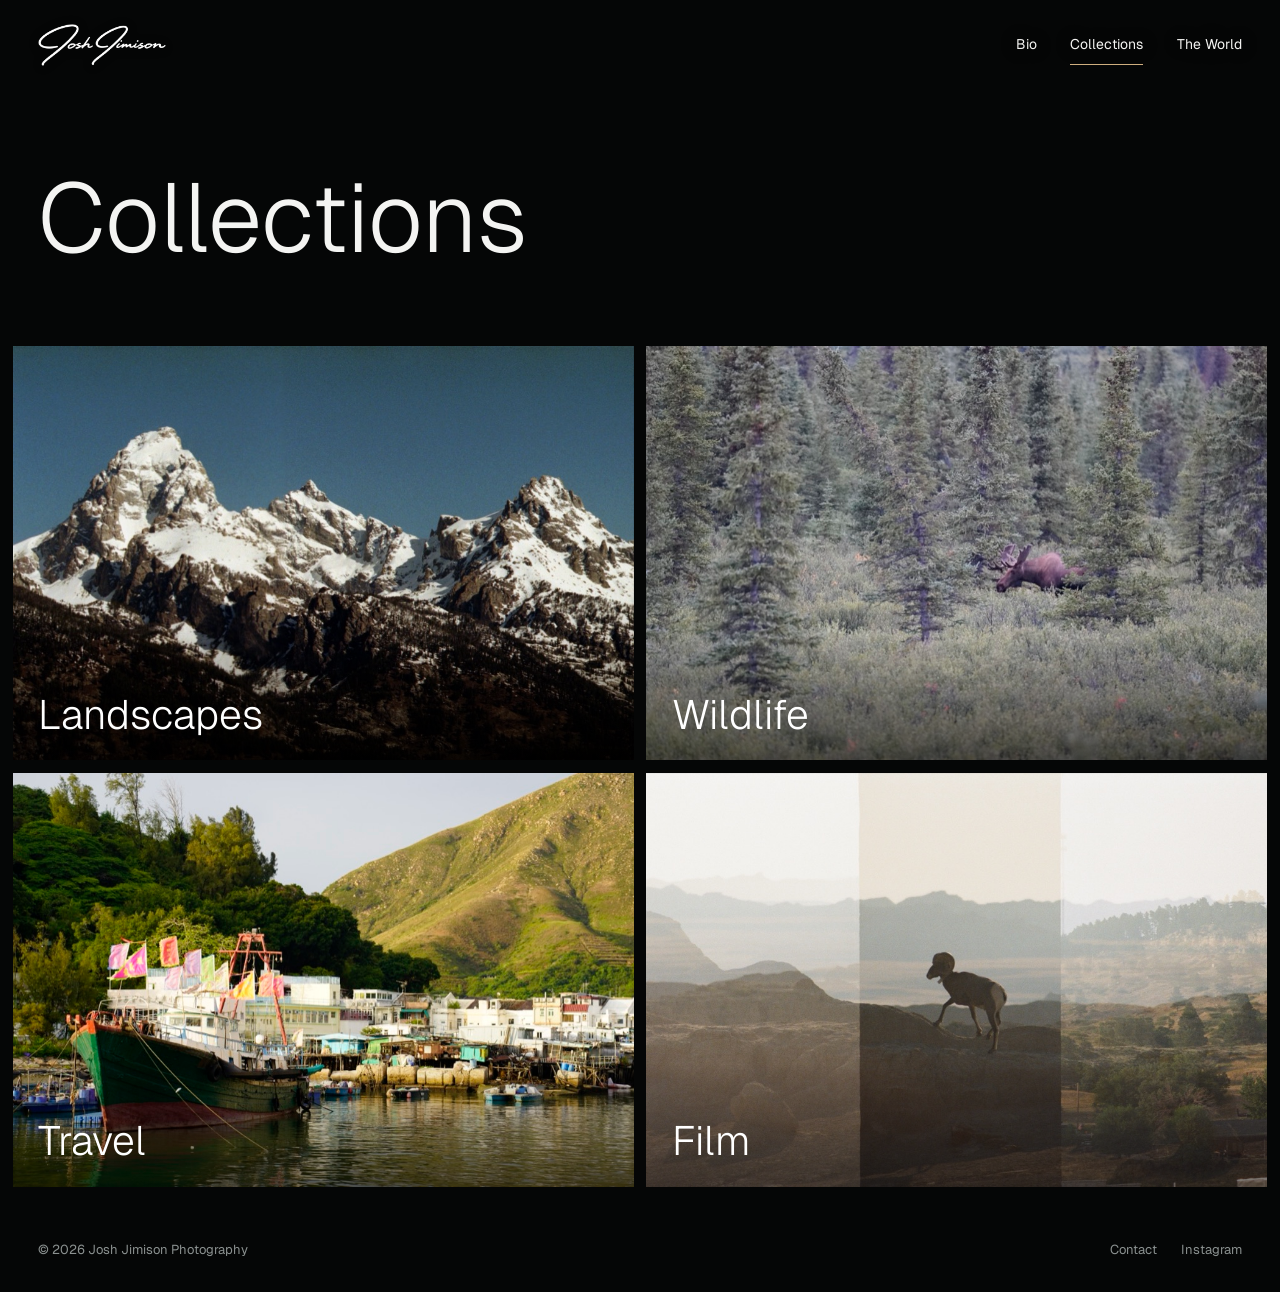
<file: collections.html>
<!doctype html>
<html lang="en">
<head>
<meta charset="utf-8">
<meta name="viewport" content="width=device-width, initial-scale=1, viewport-fit=cover">
<title>Collections · Josh Jimison Photography</title>
<meta name="description" content="Photography collections by Josh Jimison.">
<link rel="preconnect" href="https://fonts.googleapis.com">
<link rel="preconnect" href="https://fonts.gstatic.com" crossorigin>
<link rel="stylesheet" href="https://fonts.googleapis.com/css2?family=Geist+Mono:wght@400&family=Geist:wght@300;400;500&display=swap">
<link rel="stylesheet" href="assets/styles.css">
</head>
<body class="dark">
<header class="site-header wrap"><span class="logo-space" aria-hidden="true"></span><nav class="site-nav" aria-label="Main"><a href="bio.html">Bio</a><a href="collections.html" aria-current="page">Collections</a><a href="world.html">The World</a></nav></header><a class="logo" href="gallery.html" aria-label="Josh Jimison Photography, gallery"><span class="signature"><img class="sig-white" src="assets/signature-white.png" width="900" height="297" alt="" draggable="false"><img class="sig-black" src="assets/signature-black.png" width="900" height="297" alt="" draggable="false"></span></a>
<main><div class="page-head wrap"><h1 class="page-title">Collections</h1></div><section class="tiles" aria-label="Collections"><a class="tile" href="landscapes.html"><span class="photo" style="aspect-ratio:2048 / 1364;background:#1b282c"><img src="assets/photos/JJ-004.jpg" srcset="assets/photos/JJ-004-sm.jpg 1000w, assets/photos/JJ-004.jpg 2048w" sizes="(max-width: 760px) 100vw, 50vw" width="2048" height="1364" alt="Three snow-streaked granite peaks of the Teton Range against a deep blue sky." draggable="false" loading="lazy"></span><span class="tile-copy"><h2>Landscapes</h2></span></a>
<a class="tile" href="wildlife.html"><span class="photo" style="aspect-ratio:2560 / 1442;background:#252721"><img src="assets/photos/JJ-025.jpg" srcset="assets/photos/JJ-025-sm.jpg 1000w, assets/photos/JJ-025-md.jpg 1800w, assets/photos/JJ-025.jpg 2560w" sizes="(max-width: 760px) 100vw, 50vw" width="2560" height="1442" alt="A bull moose with velvet antlers browses among black spruce and low willow." draggable="false" loading="lazy"></span><span class="tile-copy"><h2>Wildlife</h2></span></a>
<a class="tile" href="travel.html"><span class="photo" style="aspect-ratio:2560 / 1439;background:#2c2b1b"><img src="assets/photos/JJ-034.jpg" srcset="assets/photos/JJ-034-sm.jpg 1000w, assets/photos/JJ-034-md.jpg 1800w, assets/photos/JJ-034.jpg 2560w" sizes="(max-width: 760px) 100vw, 50vw" width="2560" height="1439" alt="A fishing boat hung with bright flags is moored beside the stilt houses of Tai O in late afternoon light." draggable="false" loading="lazy"></span><span class="tile-copy"><h2>Travel</h2></span></a>
<a class="tile" href="film.html"><span class="photo" style="aspect-ratio:2560 / 1697;background:#29251f"><img src="assets/photos/JJ-007.jpg" srcset="assets/photos/JJ-007-sm.jpg 1000w, assets/photos/JJ-007-md.jpg 1800w, assets/photos/JJ-007.jpg 2560w" sizes="(max-width: 760px) 100vw, 50vw" width="2560" height="1697" alt="A bighorn ram stands on a ridge in hazy light, the picture split across two overlapping film frames." draggable="false" loading="lazy"></span><span class="tile-copy"><h2>Film</h2></span></a></section></main>

<footer class="site-footer wrap"><span>© 2026 Josh Jimison Photography</span><nav aria-label="Footer"><a href="contact.html">Contact</a><a href="https://www.instagram.com/josh.jimison/" target="_blank" rel="noopener">Instagram</a></nav></footer>
<script src="assets/site.js"></script>
<script data-goatcounter="https://jimison.goatcounter.com/count" async src="https://gc.zgo.at/count.js"></script>
</body>
</html>
</file>
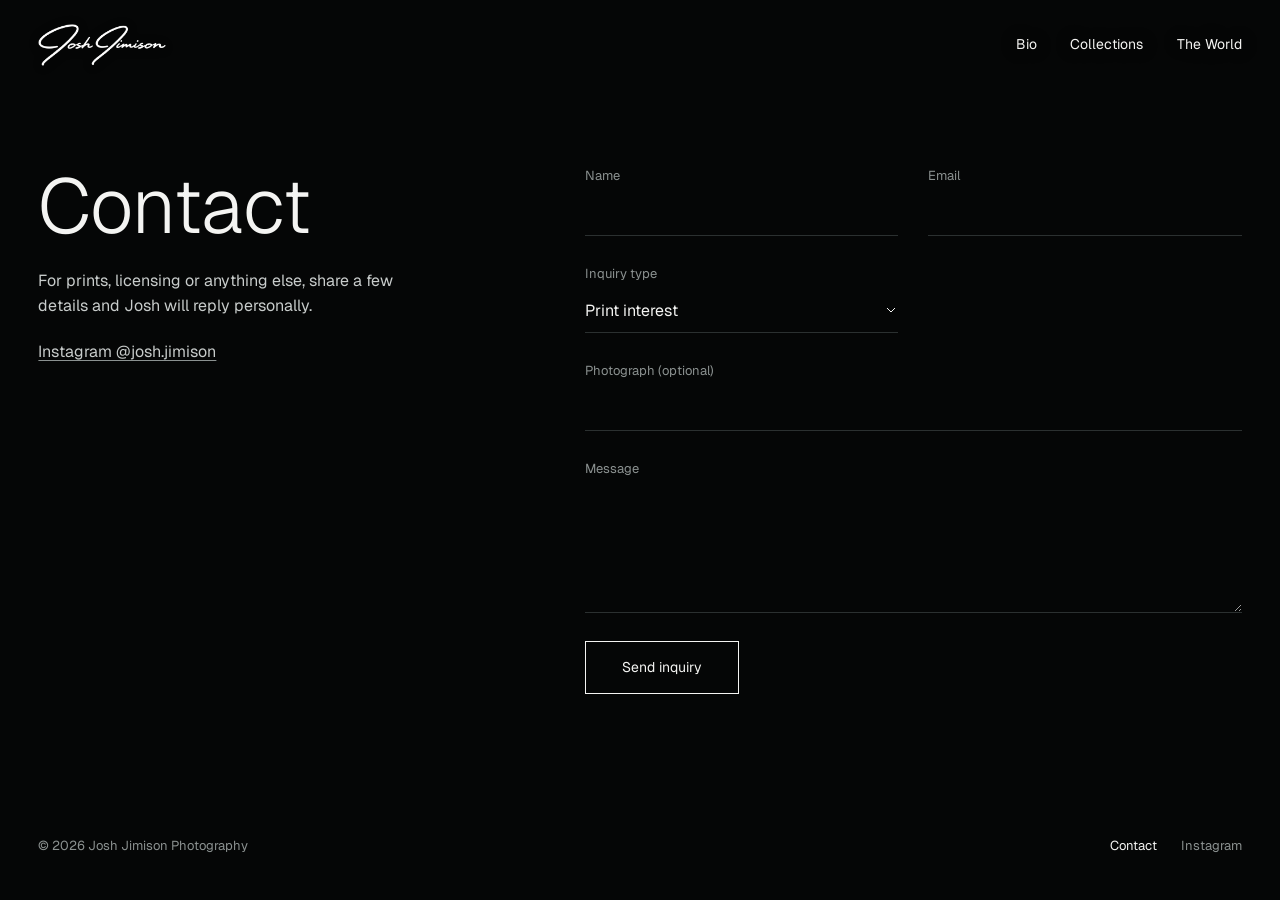
<file: contact.html>
<!doctype html>
<html lang="en">
<head>
<meta charset="utf-8">
<meta name="viewport" content="width=device-width, initial-scale=1, viewport-fit=cover">
<title>Contact · Josh Jimison Photography</title>
<meta name="description" content="Get in touch with Josh Jimison about prints, licensing or anything else.">
<link rel="preconnect" href="https://fonts.googleapis.com">
<link rel="preconnect" href="https://fonts.gstatic.com" crossorigin>
<link rel="stylesheet" href="https://fonts.googleapis.com/css2?family=Geist+Mono:wght@400&family=Geist:wght@300;400;500&display=swap">
<link rel="stylesheet" href="assets/styles.css">
</head>
<body class="dark">
<header class="site-header wrap"><span class="logo-space" aria-hidden="true"></span><nav class="site-nav" aria-label="Main"><a href="bio.html">Bio</a><a href="collections.html">Collections</a><a href="world.html">The World</a></nav></header><a class="logo" href="gallery.html" aria-label="Josh Jimison Photography, gallery"><span class="signature"><img class="sig-white" src="assets/signature-white.png" width="900" height="297" alt="" draggable="false"><img class="sig-black" src="assets/signature-black.png" width="900" height="297" alt="" draggable="false"></span></a>
<main class="contact wrap"><div class="contact-intro"><h1>Contact</h1><p>For prints, licensing or anything else, share a few details and Josh will reply personally.</p><p><a href="https://www.instagram.com/josh.jimison/" target="_blank" rel="noopener">Instagram @josh.jimison</a></p></div>
<form class="inquiry" id="inquiry-form" data-endpoint="https://formsubmit.co/ajax/joshua.jimison@gmail.com" data-preview="joshua.jimison@gmail.com">
<input type="hidden" name="_subject" value="New inquiry from jimison.photography"><input type="hidden" name="_template" value="table"><input type="hidden" name="_captcha" value="false"><input type="text" name="_honey" tabindex="-1" autocomplete="off" aria-hidden="true" style="position:absolute;left:-9999px;width:1px;height:1px;opacity:0">
<div class="field"><label for="inq-name">Name</label><input id="inq-name" name="name" autocomplete="name" required></div>
<div class="field"><label for="inq-email">Email</label><input id="inq-email" name="email" type="email" autocomplete="email" required></div>
<div class="field"><label for="inq-type">Inquiry type</label><select id="inq-type" name="type"><option>Print interest</option><option>Licensing or editorial</option><option>Something else</option></select></div>
<div class="field full"><label for="inq-ref">Photograph (optional)</label><input id="inq-ref" name="photograph"><input type="hidden" id="inq-id" name="photo_id"></div>
<div class="field full"><label for="inq-msg">Message</label><textarea id="inq-msg" name="message" required></textarea></div>
<button class="submit" type="submit">Send inquiry</button>
<p class="form-status" id="form-status" role="status" hidden></p>
</form></main>
<script type="application/json" id="photo-titles">{"JJ-003":"One-Thirds","JJ-004":"What the Trappers Saw","JJ-005":"Grazing Rights","JJ-006":"Right of Way","JJ-007":"Between Frames","JJ-008":"Algae Bloom","JJ-009":"The Root Chakra","JJ-011":"City Climb","JJ-012":"I Call Island","JJ-013":"The Sea Took the Rest","JJ-021":"Locals Only","JJ-022":"Last Light on the Tuo","JJ-023":"Tomorrow's Catch","JJ-025":"Twelve Hundred Pounds of Camo","JJ-026":"Table for One","JJ-027":"Do Not Disturb","JJ-028":"Hold Tight","JJ-029":"Busy Traffic","JJ-030":"Beary Nice","JJ-032":"First Chair","JJ-034":"Home Port","JJ-035":"Great Walls","JJ-036":"Everyone Had the Same Idea","JJ-038":"Stairway to Lunch","JJ-039":"Earn Your Turns","JJ-040":"Island Hopping","JJ-041":"Last Boat Out","JJ-042":"Square Lift","JJ-043":"Bi-sons","JJ-044":"Roadside Buffet","JJ-045":"Show-Off","JJ-046":"Namesake","JJ-047":"Tied for Luck"}</script>

<footer class="site-footer wrap"><span>© 2026 Josh Jimison Photography</span><nav aria-label="Footer"><a href="contact.html" aria-current="page">Contact</a><a href="https://www.instagram.com/josh.jimison/" target="_blank" rel="noopener">Instagram</a></nav></footer>
<script src="assets/site.js"></script>
<script data-goatcounter="https://jimison.goatcounter.com/count" async src="https://gc.zgo.at/count.js"></script>
</body>
</html>
</file>
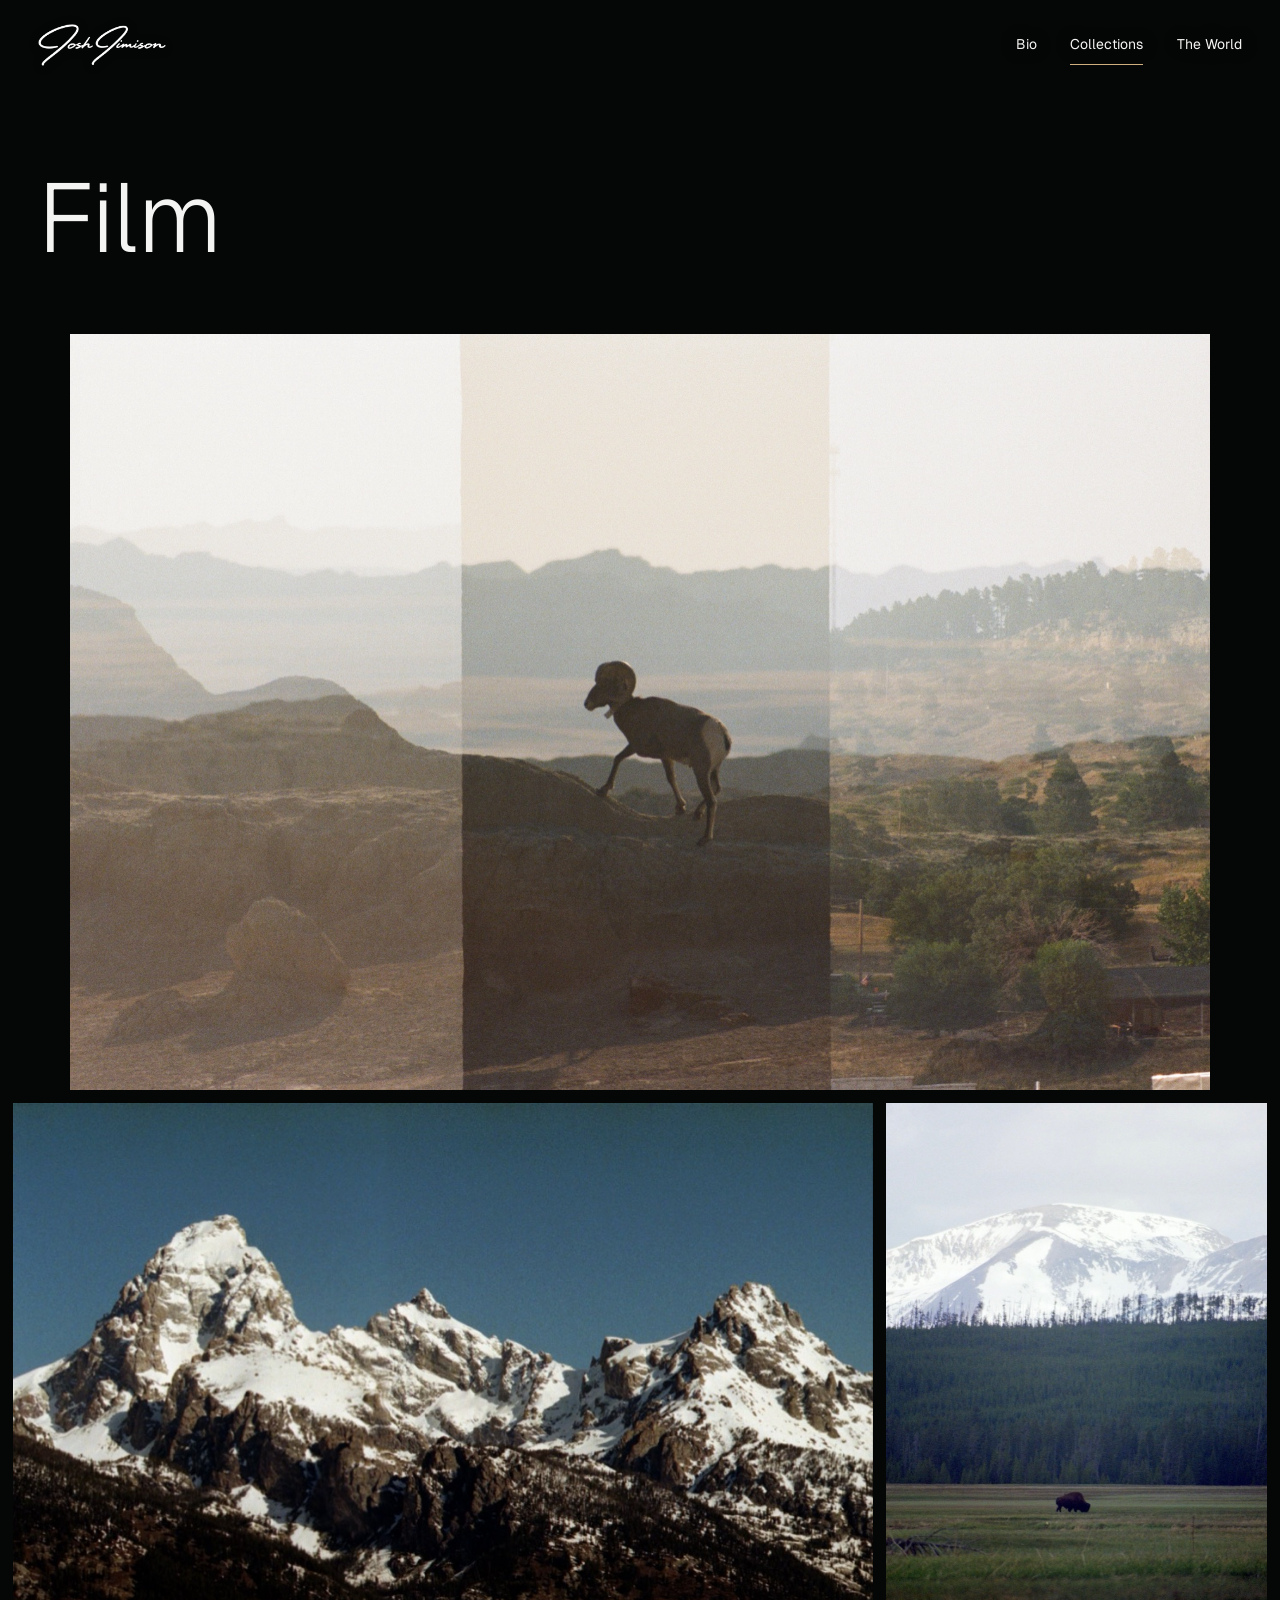
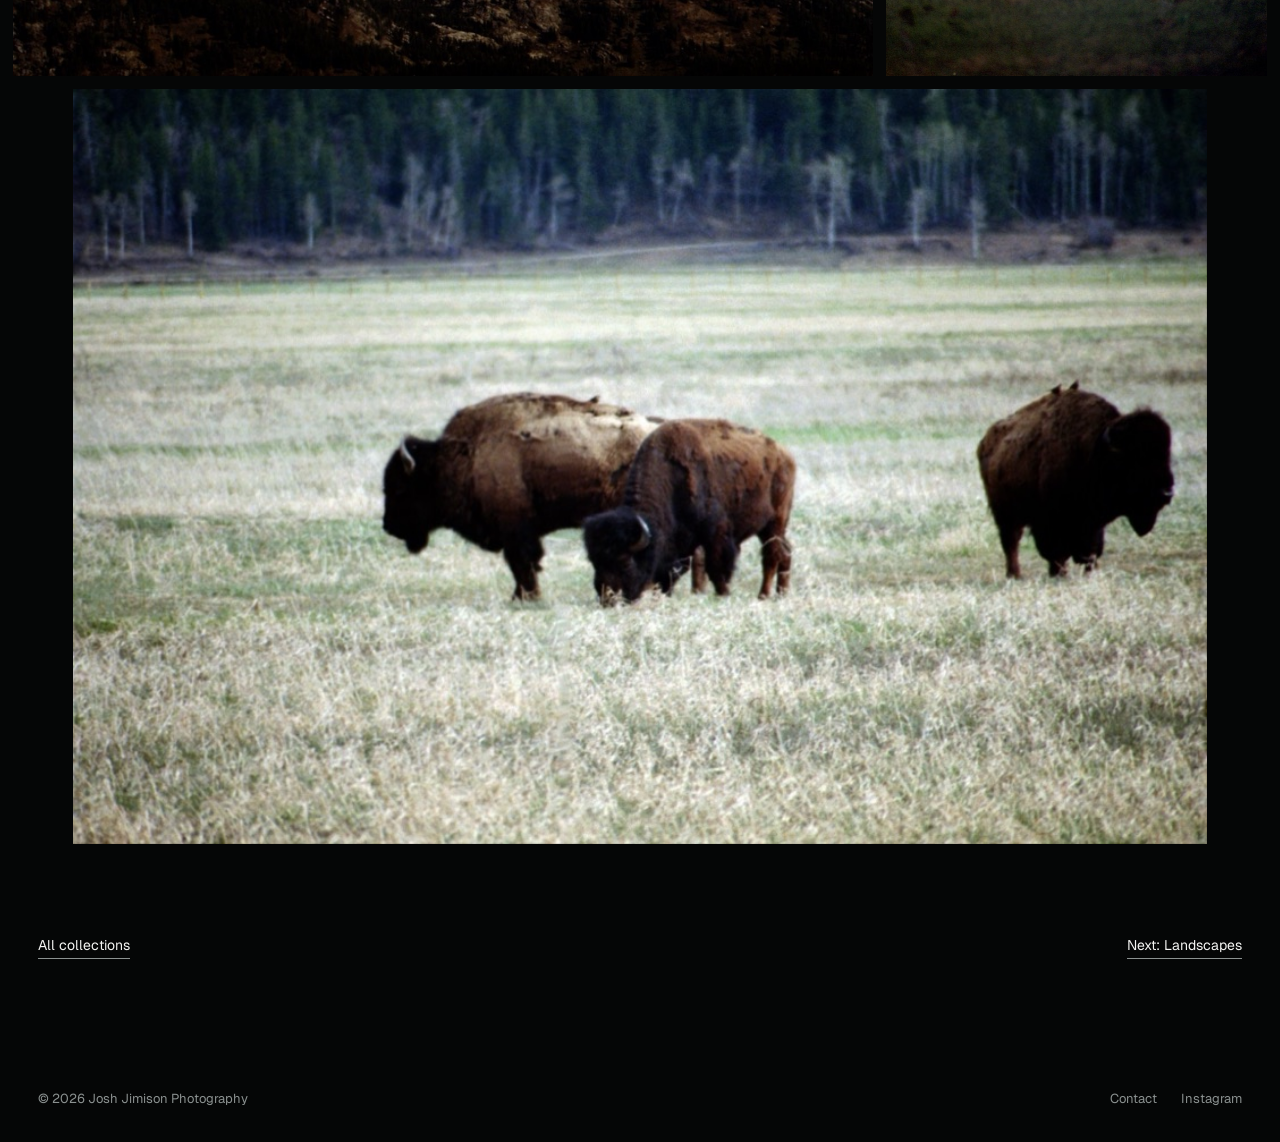
<file: film.html>
<!doctype html>
<html lang="en">
<head>
<meta charset="utf-8">
<meta name="viewport" content="width=device-width, initial-scale=1, viewport-fit=cover">
<title>Film · Josh Jimison Photography</title>
<meta name="description" content="Film, a collection by Josh Jimison.">
<link rel="preconnect" href="https://fonts.googleapis.com">
<link rel="preconnect" href="https://fonts.gstatic.com" crossorigin>
<link rel="stylesheet" href="https://fonts.googleapis.com/css2?family=Geist+Mono:wght@400&family=Geist:wght@300;400;500&display=swap">
<link rel="stylesheet" href="assets/styles.css">
</head>
<body class="dark">
<header class="site-header wrap"><span class="logo-space" aria-hidden="true"></span><nav class="site-nav" aria-label="Main"><a href="bio.html">Bio</a><a href="collections.html" aria-current="page">Collections</a><a href="world.html">The World</a></nav></header><a class="logo" href="gallery.html" aria-label="Josh Jimison Photography, gallery"><span class="signature"><img class="sig-white" src="assets/signature-white.png" width="900" height="297" alt="" draggable="false"><img class="sig-black" src="assets/signature-black.png" width="900" height="297" alt="" draggable="false"></span></a>
<main><div class="page-head wrap"><h1 class="page-title">Film</h1></div>
<section class="shots" aria-label="Film photographs"><div class="shot-row" style="--ar:1.509"><button type="button" class="shot" style="--ar:1.509" data-photo="JJ-007" data-src="assets/photos/JJ-007.jpg" data-srcset="assets/photos/JJ-007-sm.jpg 1000w, assets/photos/JJ-007-md.jpg 1800w, assets/photos/JJ-007.jpg 2560w" data-thumb="assets/photos/JJ-007-sm.jpg" data-ar="1.509" data-wash="#e0dcd6" data-ink="#29251f" data-alt="A bighorn ram stands on a ridge in hazy light, the picture split across two overlapping film frames." data-title="Between Frames" data-location="Badlands National Park, South Dakota" data-coords="43°51′ N 102°20′ W" data-story="" aria-label="View Between Frames"><span class="photo" style="aspect-ratio:2560 / 1697;background:#29251f"><img src="assets/photos/JJ-007.jpg" srcset="assets/photos/JJ-007-sm.jpg 1000w, assets/photos/JJ-007-md.jpg 1800w, assets/photos/JJ-007.jpg 2560w" sizes="(max-width: 760px) 100vw, 100vw" width="2560" height="1697" alt="A bighorn ram stands on a ridge in hazy light, the picture split across two overlapping film frames." draggable="false" loading="lazy"></span><span class="shot-caption">Between Frames<span class="shot-place">Badlands</span></span></button></div>
<div class="shot-row" style="--ar:2.167"><button type="button" class="shot" style="--ar:1.501" data-photo="JJ-004" data-src="assets/photos/JJ-004.jpg" data-srcset="assets/photos/JJ-004-sm.jpg 1000w, assets/photos/JJ-004.jpg 2048w" data-thumb="assets/photos/JJ-004-sm.jpg" data-ar="1.501" data-wash="#cfe1e8" data-ink="#1b282c" data-alt="Three snow-streaked granite peaks of the Teton Range against a deep blue sky." data-title="What the Trappers Saw" data-location="Grand Teton National Park, Wyoming" data-coords="43°44′ N 110°48′ W" data-story="" aria-label="View What the Trappers Saw"><span class="photo" style="aspect-ratio:2048 / 1364;background:#1b282c"><img src="assets/photos/JJ-004.jpg" srcset="assets/photos/JJ-004-sm.jpg 1000w, assets/photos/JJ-004.jpg 2048w" sizes="(max-width: 760px) 100vw, 65vw" width="2048" height="1364" alt="Three snow-streaked granite peaks of the Teton Range against a deep blue sky." draggable="false" loading="lazy"></span><span class="shot-caption">What the Trappers Saw<span class="shot-place">Grand Teton</span></span></button><button type="button" class="shot" style="--ar:0.666" data-photo="JJ-003" data-src="assets/photos/JJ-003.jpg" data-srcset="assets/photos/JJ-003-sm.jpg 665w, assets/photos/JJ-003.jpg 1363w" data-thumb="assets/photos/JJ-003-sm.jpg" data-ar="0.666" data-wash="#d3e0e3" data-ink="#1c282c" data-alt="A single bison grazes in a broad meadow beneath dark forest and a snow-covered mountain." data-title="One-Thirds" data-location="Yellowstone National Park, Wyoming" data-coords="44°39′ N 110°28′ W" data-story="" aria-label="View One-Thirds"><span class="photo" style="aspect-ratio:1363 / 2048;background:#1c282c"><img src="assets/photos/JJ-003.jpg" srcset="assets/photos/JJ-003-sm.jpg 665w, assets/photos/JJ-003.jpg 1363w" sizes="(max-width: 760px) 100vw, 31vw" width="1363" height="2048" alt="A single bison grazes in a broad meadow beneath dark forest and a snow-covered mountain." draggable="false" loading="lazy"></span><span class="shot-caption">One-Thirds<span class="shot-place">Yellowstone</span></span></button></div>
<div class="shot-row" style="--ar:1.501"><button type="button" class="shot" style="--ar:1.501" data-photo="JJ-005" data-src="assets/photos/JJ-005.jpg" data-srcset="assets/photos/JJ-005-sm.jpg 1000w, assets/photos/JJ-005.jpg 2048w" data-thumb="assets/photos/JJ-005-sm.jpg" data-ar="1.501" data-wash="#dbe3d4" data-ink="#232b1c" data-alt="Three bison graze on a pale grassy flat in front of a line of trees." data-title="Grazing Rights" data-location="Grand Teton National Park, Wyoming" data-coords="43°50′ N 110°28′ W" data-story="" aria-label="View Grazing Rights"><span class="photo" style="aspect-ratio:2048 / 1364;background:#232b1c"><img src="assets/photos/JJ-005.jpg" srcset="assets/photos/JJ-005-sm.jpg 1000w, assets/photos/JJ-005.jpg 2048w" sizes="(max-width: 760px) 100vw, 69vw" width="2048" height="1364" alt="Three bison graze on a pale grassy flat in front of a line of trees." draggable="false" loading="lazy"></span><span class="shot-caption">Grazing Rights<span class="shot-place">Grand Teton</span></span></button></div>
</section>
<nav class="collection-nav wrap" aria-label="Collection"><a href="collections.html">All collections</a><a href="landscapes.html">Next: Landscapes</a></nav></main>
<dialog class="viewer" id="viewer" aria-label="Photo viewer" data-mode="open">
<a class="signature viewer-sig on-light" href="gallery.html" aria-label="Josh Jimison Photography, gallery"><img class="sig-white" src="assets/signature-white.png" width="900" height="297" alt="" draggable="false"><img class="sig-black" src="assets/signature-black.png" width="900" height="297" alt="" draggable="false"></a>
<div class="viewer-controls"><button type="button" data-act="prev" aria-label="Previous photo">←</button><button type="button" data-act="next" aria-label="Next photo">→</button><button type="button" data-act="close">Close</button></div>
<div class="viewer-stage"><div class="mount"><img alt="" draggable="false"></div>
<div class="viewer-modes" role="radiogroup" aria-label="Viewing style"><button type="button" role="radio" data-mode="open" data-name="As shot" aria-label="As shot" aria-checked="true"><span></span></button><button type="button" role="radio" data-mode="gallery" data-name="Gallery frame" aria-label="Gallery frame" aria-checked="false"><span></span></button><button type="button" role="radio" data-mode="oak" data-name="Oak frame" aria-label="Oak frame" aria-checked="false"><span></span></button></div></div>
<div class="viewer-info"><h2 class="viewer-title"></h2><div class="viewer-location"></div><div class="viewer-coords"></div><p class="viewer-story"></p><a class="viewer-inquire" href="contact.html">Inquire about this photograph</a></div>
</dialog>
<footer class="site-footer wrap"><span>© 2026 Josh Jimison Photography</span><nav aria-label="Footer"><a href="contact.html">Contact</a><a href="https://www.instagram.com/josh.jimison/" target="_blank" rel="noopener">Instagram</a></nav></footer>
<script src="assets/site.js"></script>
<script data-goatcounter="https://jimison.goatcounter.com/count" async src="https://gc.zgo.at/count.js"></script>
</body>
</html>
</file>
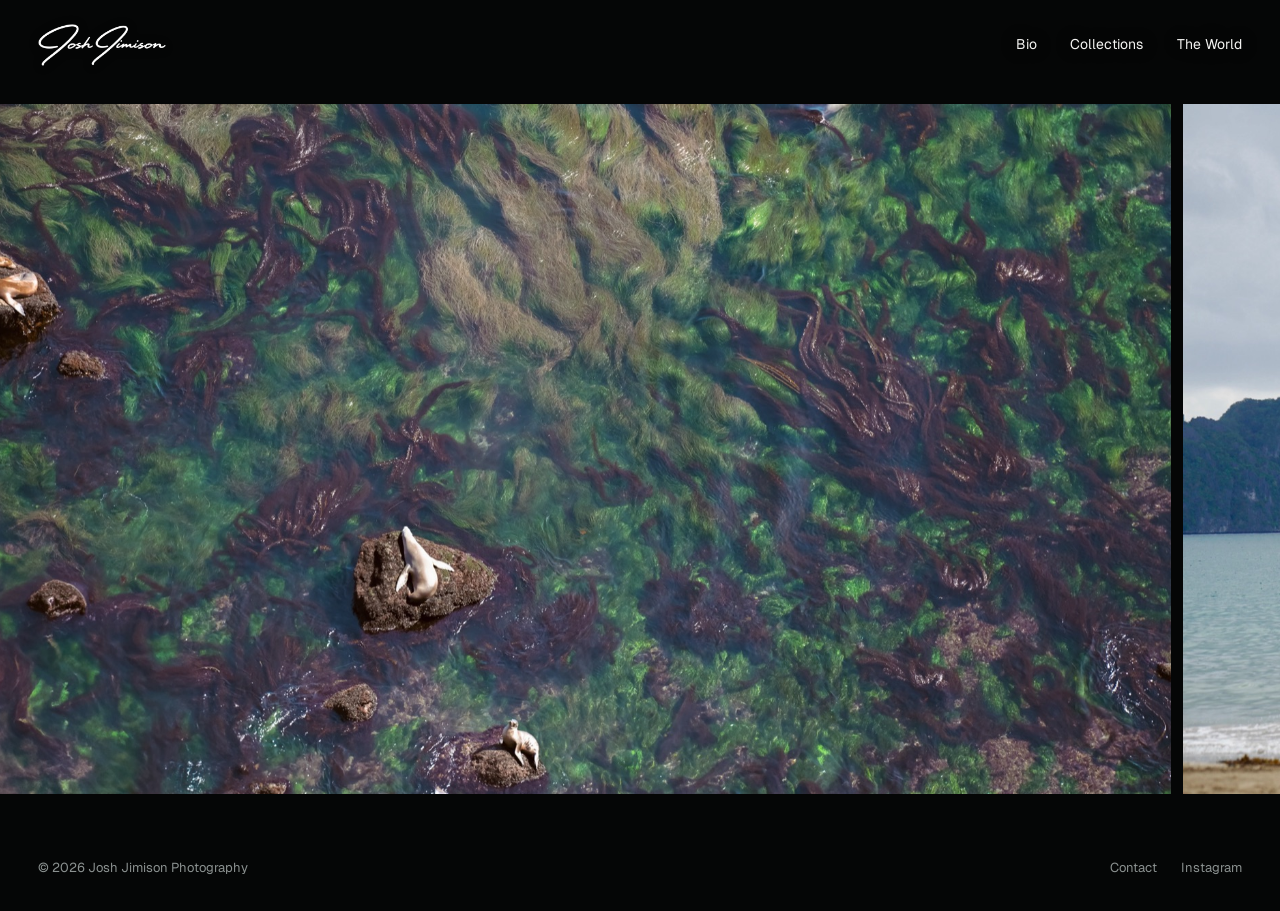
<file: gallery.html>
<!doctype html>
<html lang="en">
<head>
<meta charset="utf-8">
<meta name="viewport" content="width=device-width, initial-scale=1, viewport-fit=cover">
<title>Gallery · Josh Jimison Photography</title>
<meta name="description" content="A moving gallery of photographs by Josh Jimison.">
<link rel="preconnect" href="https://fonts.googleapis.com">
<link rel="preconnect" href="https://fonts.gstatic.com" crossorigin>
<link rel="stylesheet" href="https://fonts.googleapis.com/css2?family=Geist+Mono:wght@400&family=Geist:wght@300;400;500&display=swap">
<link rel="stylesheet" href="assets/styles.css">
</head>
<body class="dark gallery-page">
<header class="site-header wrap"><span class="logo-space" aria-hidden="true"></span><nav class="site-nav" aria-label="Main"><a href="bio.html">Bio</a><a href="collections.html">Collections</a><a href="world.html">The World</a></nav></header><a class="logo" href="gallery.html" aria-label="Josh Jimison Photography, gallery"><span class="signature"><img class="sig-white" src="assets/signature-white.png" width="900" height="297" alt="" draggable="false"><img class="sig-black" src="assets/signature-black.png" width="900" height="297" alt="" draggable="false"></span></a>
<main class="gallery"><h1 class="visually-hidden">Gallery</h1><div class="strip" data-strip data-speed="42"><div class="strip-track"><button type="button" class="frame" style="aspect-ratio:2560 / 1439" data-photo="JJ-008" data-src="assets/photos/JJ-008.jpg" data-srcset="assets/photos/JJ-008-sm.jpg 1000w, assets/photos/JJ-008-md.jpg 1800w, assets/photos/JJ-008.jpg 2560w" data-thumb="assets/photos/JJ-008-sm.jpg" data-ar="1.779" data-wash="#d4e3e2" data-ink="#1c2b2b" data-alt="Seals rest on rocks in clear green water threaded with dark kelp, seen from the cliffs above." data-title="Algae Bloom" data-location="Channel Islands National Park, California" data-coords="34°00′ N 119°45′ W" data-story="" aria-label="Algae Bloom"><span class="photo" style="aspect-ratio:2560 / 1439;background:#1c2b2b"><img src="assets/photos/JJ-008.jpg" srcset="assets/photos/JJ-008-sm.jpg 1000w, assets/photos/JJ-008-md.jpg 1800w, assets/photos/JJ-008.jpg 2560w" sizes="(orientation: portrait) 1px, 178vh" width="2560" height="1439" alt="Seals rest on rocks in clear green water threaded with dark kelp, seen from the cliffs above." draggable="false"></span><span class="frame-statement">Algae Bloom</span></button><button type="button" class="frame" style="aspect-ratio:2560 / 1439" data-photo="JJ-040" data-src="assets/photos/JJ-040.jpg" data-srcset="assets/photos/JJ-040-sm.jpg 1000w, assets/photos/JJ-040-md.jpg 1800w, assets/photos/JJ-040.jpg 2560w" data-thumb="assets/photos/JJ-040-sm.jpg" data-ar="1.779" data-wash="#d4dde3" data-ink="#1c252b" data-alt="Outrigger bangka boats float in a calm bay below steep limestone islands under gray cloud." data-title="Island Hopping" data-location="El Nido, Palawan, Philippines" data-coords="11°12′ N 119°24′ E" data-story="" aria-label="Island Hopping"><span class="photo" style="aspect-ratio:2560 / 1439;background:#1c252b"><img src="assets/photos/JJ-040.jpg" srcset="assets/photos/JJ-040-sm.jpg 1000w, assets/photos/JJ-040-md.jpg 1800w, assets/photos/JJ-040.jpg 2560w" sizes="(orientation: portrait) 1px, 178vh" width="2560" height="1439" alt="Outrigger bangka boats float in a calm bay below steep limestone islands under gray cloud." draggable="false"></span><span class="frame-statement">Island Hopping</span></button><button type="button" class="frame" style="aspect-ratio:2560 / 1439" data-photo="JJ-046" data-src="assets/photos/JJ-046.jpg" data-srcset="assets/photos/JJ-046-sm.jpg 1000w, assets/photos/JJ-046-md.jpg 1800w, assets/photos/JJ-046.jpg 2560w" data-thumb="assets/photos/JJ-046-sm.jpg" data-ar="1.779" data-wash="#e7e2d0" data-ink="#2c281b" data-alt="Joshua trees stand across a desert flat in low golden light below distant hills." data-title="Namesake" data-location="Joshua Tree National Park, California" data-coords="33°53′ N 115°54′ W" data-story="" aria-label="Namesake"><span class="photo" style="aspect-ratio:2560 / 1439;background:#2c281b"><img src="assets/photos/JJ-046.jpg" srcset="assets/photos/JJ-046-sm.jpg 1000w, assets/photos/JJ-046-md.jpg 1800w, assets/photos/JJ-046.jpg 2560w" sizes="(orientation: portrait) 1px, 178vh" width="2560" height="1439" alt="Joshua trees stand across a desert flat in low golden light below distant hills." draggable="false"></span><span class="frame-statement">Namesake</span></button><button type="button" class="frame" style="aspect-ratio:2560 / 1439" data-photo="JJ-044" data-src="assets/photos/JJ-044.jpg" data-srcset="assets/photos/JJ-044-sm.jpg 1000w, assets/photos/JJ-044-md.jpg 1800w, assets/photos/JJ-044.jpg 2560w" data-thumb="assets/photos/JJ-044-sm.jpg" data-ar="1.779" data-wash="#e6dcd0" data-ink="#2c241b" data-alt="Three bighorn rams graze along the edge of the road below a pale badlands wall." data-title="Roadside Buffet" data-location="Badlands National Park, South Dakota" data-coords="43°52′ N 102°15′ W" data-story="" aria-label="Roadside Buffet"><span class="photo" style="aspect-ratio:2560 / 1439;background:#2c241b"><img src="assets/photos/JJ-044.jpg" srcset="assets/photos/JJ-044-sm.jpg 1000w, assets/photos/JJ-044-md.jpg 1800w, assets/photos/JJ-044.jpg 2560w" sizes="(orientation: portrait) 1px, 178vh" width="2560" height="1439" alt="Three bighorn rams graze along the edge of the road below a pale badlands wall." draggable="false"></span><span class="frame-statement">Roadside Buffet</span></button><button type="button" class="frame" style="aspect-ratio:2560 / 1439" data-photo="JJ-047" data-src="assets/photos/JJ-047.jpg" data-srcset="assets/photos/JJ-047-sm.jpg 1000w, assets/photos/JJ-047-md.jpg 1800w, assets/photos/JJ-047.jpg 2560w" data-thumb="assets/photos/JJ-047-sm.jpg" data-ar="1.779" data-wash="#e4ded3" data-ink="#2c271b" data-alt="A red ribbon hangs from a pine branch in front of towering sandstone pillars." data-title="Tied for Luck" data-location="Zhangjiajie National Forest Park, Hunan, China" data-coords="29°20′ N 110°26′ E" data-story="" aria-label="Tied for Luck"><span class="photo" style="aspect-ratio:2560 / 1439;background:#2c271b"><img src="assets/photos/JJ-047.jpg" srcset="assets/photos/JJ-047-sm.jpg 1000w, assets/photos/JJ-047-md.jpg 1800w, assets/photos/JJ-047.jpg 2560w" sizes="(orientation: portrait) 1px, 178vh" width="2560" height="1439" alt="A red ribbon hangs from a pine branch in front of towering sandstone pillars." draggable="false"></span><span class="frame-statement">Tied for Luck</span></button><button type="button" class="frame" style="aspect-ratio:2560 / 1697" data-photo="JJ-007" data-src="assets/photos/JJ-007.jpg" data-srcset="assets/photos/JJ-007-sm.jpg 1000w, assets/photos/JJ-007-md.jpg 1800w, assets/photos/JJ-007.jpg 2560w" data-thumb="assets/photos/JJ-007-sm.jpg" data-ar="1.509" data-wash="#e0dcd6" data-ink="#29251f" data-alt="A bighorn ram stands on a ridge in hazy light, the picture split across two overlapping film frames." data-title="Between Frames" data-location="Badlands National Park, South Dakota" data-coords="43°51′ N 102°20′ W" data-story="" aria-label="Between Frames"><span class="photo" style="aspect-ratio:2560 / 1697;background:#29251f"><img src="assets/photos/JJ-007.jpg" srcset="assets/photos/JJ-007-sm.jpg 1000w, assets/photos/JJ-007-md.jpg 1800w, assets/photos/JJ-007.jpg 2560w" sizes="(orientation: portrait) 1px, 151vh" width="2560" height="1697" alt="A bighorn ram stands on a ridge in hazy light, the picture split across two overlapping film frames." draggable="false"></span><span class="frame-statement">Between Frames</span></button><button type="button" class="frame" style="aspect-ratio:2048 / 1364" data-photo="JJ-004" data-src="assets/photos/JJ-004.jpg" data-srcset="assets/photos/JJ-004-sm.jpg 1000w, assets/photos/JJ-004.jpg 2048w" data-thumb="assets/photos/JJ-004-sm.jpg" data-ar="1.501" data-wash="#cfe1e8" data-ink="#1b282c" data-alt="Three snow-streaked granite peaks of the Teton Range against a deep blue sky." data-title="What the Trappers Saw" data-location="Grand Teton National Park, Wyoming" data-coords="43°44′ N 110°48′ W" data-story="" aria-label="What the Trappers Saw"><span class="photo" style="aspect-ratio:2048 / 1364;background:#1b282c"><img src="assets/photos/JJ-004.jpg" srcset="assets/photos/JJ-004-sm.jpg 1000w, assets/photos/JJ-004.jpg 2048w" sizes="(orientation: portrait) 1px, 150vh" width="2048" height="1364" alt="Three snow-streaked granite peaks of the Teton Range against a deep blue sky." draggable="false"></span><span class="frame-statement">What the Trappers Saw</span></button><button type="button" class="frame" style="aspect-ratio:2560 / 1439" data-photo="JJ-034" data-src="assets/photos/JJ-034.jpg" data-srcset="assets/photos/JJ-034-sm.jpg 1000w, assets/photos/JJ-034-md.jpg 1800w, assets/photos/JJ-034.jpg 2560w" data-thumb="assets/photos/JJ-034-sm.jpg" data-ar="1.779" data-wash="#eae7cc" data-ink="#2c2b1b" data-alt="A fishing boat hung with bright flags is moored beside the stilt houses of Tai O in late afternoon light." data-title="Home Port" data-location="Tai O, Lantau Island, Hong Kong" data-coords="22°15′ N 113°52′ E" data-story="" aria-label="Home Port"><span class="photo" style="aspect-ratio:2560 / 1439;background:#2c2b1b"><img src="assets/photos/JJ-034.jpg" srcset="assets/photos/JJ-034-sm.jpg 1000w, assets/photos/JJ-034-md.jpg 1800w, assets/photos/JJ-034.jpg 2560w" sizes="(orientation: portrait) 1px, 178vh" width="2560" height="1439" alt="A fishing boat hung with bright flags is moored beside the stilt houses of Tai O in late afternoon light." draggable="false"></span><span class="frame-statement">Home Port</span></button><button type="button" class="frame" style="aspect-ratio:2560 / 1442" data-photo="JJ-025" data-src="assets/photos/JJ-025.jpg" data-srcset="assets/photos/JJ-025-sm.jpg 1000w, assets/photos/JJ-025-md.jpg 1800w, assets/photos/JJ-025.jpg 2560w" data-thumb="assets/photos/JJ-025-sm.jpg" data-ar="1.775" data-wash="#ddded8" data-ink="#252721" data-alt="A bull moose with velvet antlers browses among black spruce and low willow." data-title="Twelve Hundred Pounds of Camo" data-location="Denali National Park, Alaska" data-coords="63°43′ N 149°00′ W" data-story="" aria-label="Twelve Hundred Pounds of Camo"><span class="photo" style="aspect-ratio:2560 / 1442;background:#252721"><img src="assets/photos/JJ-025.jpg" srcset="assets/photos/JJ-025-sm.jpg 1000w, assets/photos/JJ-025-md.jpg 1800w, assets/photos/JJ-025.jpg 2560w" sizes="(orientation: portrait) 1px, 178vh" width="2560" height="1442" alt="A bull moose with velvet antlers browses among black spruce and low willow." draggable="false"></span><span class="frame-statement">Twelve Hundred Pounds of Camo</span></button><button type="button" class="frame" style="aspect-ratio:2560 / 1439" data-photo="JJ-012" data-src="assets/photos/JJ-012.jpg" data-srcset="assets/photos/JJ-012-sm.jpg 1000w, assets/photos/JJ-012-md.jpg 1800w, assets/photos/JJ-012.jpg 2560w" data-thumb="assets/photos/JJ-012-sm.jpg" data-ar="1.779" data-wash="#d2d9e5" data-ink="#1b212c" data-alt="Crater Lake in pink alpenglow, with Wizard Island rising from still blue water below a snow-streaked rim." data-title="I Call Island" data-location="Crater Lake National Park, Oregon" data-coords="42°57′ N 122°08′ W" data-story="" aria-label="I Call Island"><span class="photo" style="aspect-ratio:2560 / 1439;background:#1b212c"><img src="assets/photos/JJ-012.jpg" srcset="assets/photos/JJ-012-sm.jpg 1000w, assets/photos/JJ-012-md.jpg 1800w, assets/photos/JJ-012.jpg 2560w" sizes="(orientation: portrait) 1px, 178vh" width="2560" height="1439" alt="Crater Lake in pink alpenglow, with Wizard Island rising from still blue water below a snow-streaked rim." draggable="false"></span><span class="frame-statement">I Call Island</span></button><button type="button" class="frame" style="aspect-ratio:2560 / 1439" data-photo="JJ-023" data-src="assets/photos/JJ-023.jpg" data-srcset="assets/photos/JJ-023-sm.jpg 1000w, assets/photos/JJ-023-md.jpg 1800w, assets/photos/JJ-023.jpg 2560w" data-thumb="assets/photos/JJ-023-sm.jpg" data-ar="1.779" data-wash="#d2d8e5" data-ink="#1b202c" data-alt="Commercial fishing boats rest at their moorings in evening light, reflected in calm harbor water." data-title="Tomorrow's Catch" data-location="Newport, Oregon" data-coords="44°38′ N 124°03′ W" data-story="" aria-label="Tomorrow's Catch"><span class="photo" style="aspect-ratio:2560 / 1439;background:#1b202c"><img src="assets/photos/JJ-023.jpg" srcset="assets/photos/JJ-023-sm.jpg 1000w, assets/photos/JJ-023-md.jpg 1800w, assets/photos/JJ-023.jpg 2560w" sizes="(orientation: portrait) 1px, 178vh" width="2560" height="1439" alt="Commercial fishing boats rest at their moorings in evening light, reflected in calm harbor water." draggable="false"></span><span class="frame-statement">Tomorrow's Catch</span></button><button type="button" class="frame" style="aspect-ratio:2048 / 1364" data-photo="JJ-005" data-src="assets/photos/JJ-005.jpg" data-srcset="assets/photos/JJ-005-sm.jpg 1000w, assets/photos/JJ-005.jpg 2048w" data-thumb="assets/photos/JJ-005-sm.jpg" data-ar="1.501" data-wash="#dbe3d4" data-ink="#232b1c" data-alt="Three bison graze on a pale grassy flat in front of a line of trees." data-title="Grazing Rights" data-location="Grand Teton National Park, Wyoming" data-coords="43°50′ N 110°28′ W" data-story="" aria-label="Grazing Rights"><span class="photo" style="aspect-ratio:2048 / 1364;background:#232b1c"><img src="assets/photos/JJ-005.jpg" srcset="assets/photos/JJ-005-sm.jpg 1000w, assets/photos/JJ-005.jpg 2048w" sizes="(orientation: portrait) 1px, 150vh" width="2048" height="1364" alt="Three bison graze on a pale grassy flat in front of a line of trees." draggable="false"></span><span class="frame-statement">Grazing Rights</span></button><button type="button" class="frame" style="aspect-ratio:2560 / 1707" data-photo="JJ-030" data-src="assets/photos/JJ-030.jpg" data-srcset="assets/photos/JJ-030-sm.jpg 1000w, assets/photos/JJ-030-md.jpg 1800w, assets/photos/JJ-030.jpg 2560w" data-thumb="assets/photos/JJ-030-sm.jpg" data-ar="1.500" data-wash="#e4e7d0" data-ink="#2a2c1b" data-alt="A black bear walks uphill through a subalpine meadow of yellow and pink wildflowers." data-title="Beary Nice" data-location="Mount Rainier National Park, Washington" data-coords="46°47′ N 121°44′ W" data-story="" aria-label="Beary Nice"><span class="photo" style="aspect-ratio:2560 / 1707;background:#2a2c1b"><img src="assets/photos/JJ-030.jpg" srcset="assets/photos/JJ-030-sm.jpg 1000w, assets/photos/JJ-030-md.jpg 1800w, assets/photos/JJ-030.jpg 2560w" sizes="(orientation: portrait) 1px, 150vh" width="2560" height="1707" alt="A black bear walks uphill through a subalpine meadow of yellow and pink wildflowers." draggable="false"></span><span class="frame-statement">Beary Nice</span></button><button type="button" class="frame" style="aspect-ratio:2560 / 1442" data-photo="JJ-026" data-src="assets/photos/JJ-026.jpg" data-srcset="assets/photos/JJ-026-sm.jpg 1000w, assets/photos/JJ-026-md.jpg 1800w, assets/photos/JJ-026.jpg 2560w" data-thumb="assets/photos/JJ-026-sm.jpg" data-ar="1.775" data-wash="#d3e1e4" data-ink="#1b292c" data-alt="A harbor seal rests on a small ice floe in a channel crowded with glacial ice." data-title="Table for One" data-location="Kenai Fjords National Park, Alaska" data-coords="59°51′ N 149°45′ W" data-story="" aria-label="Table for One"><span class="photo" style="aspect-ratio:2560 / 1442;background:#1b292c"><img src="assets/photos/JJ-026.jpg" srcset="assets/photos/JJ-026-sm.jpg 1000w, assets/photos/JJ-026-md.jpg 1800w, assets/photos/JJ-026.jpg 2560w" sizes="(orientation: portrait) 1px, 178vh" width="2560" height="1442" alt="A harbor seal rests on a small ice floe in a channel crowded with glacial ice." draggable="false"></span><span class="frame-statement">Table for One</span></button><button type="button" class="frame" style="aspect-ratio:2560 / 1707" data-photo="JJ-038" data-src="assets/photos/JJ-038.jpg" data-srcset="assets/photos/JJ-038-sm.jpg 1000w, assets/photos/JJ-038-md.jpg 1800w, assets/photos/JJ-038.jpg 2560w" data-thumb="assets/photos/JJ-038-sm.jpg" data-ar="1.500" data-wash="#dbe9cd" data-ink="#242c1b" data-alt="Rice terraces step down a jungle hillside below palm trees and a small hut under a cloudy sky." data-title="Stairway to Lunch" data-location="Tegallalang Rice Terraces, Bali, Indonesia" data-coords="8°26′ S 115°17′ E" data-story="" aria-label="Stairway to Lunch"><span class="photo" style="aspect-ratio:2560 / 1707;background:#242c1b"><img src="assets/photos/JJ-038.jpg" srcset="assets/photos/JJ-038-sm.jpg 1000w, assets/photos/JJ-038-md.jpg 1800w, assets/photos/JJ-038.jpg 2560w" sizes="(orientation: portrait) 1px, 150vh" width="2560" height="1707" alt="Rice terraces step down a jungle hillside below palm trees and a small hut under a cloudy sky." draggable="false"></span><span class="frame-statement">Stairway to Lunch</span></button><button type="button" class="frame" style="aspect-ratio:2560 / 1439" data-photo="JJ-008" data-src="assets/photos/JJ-008.jpg" data-srcset="assets/photos/JJ-008-sm.jpg 1000w, assets/photos/JJ-008-md.jpg 1800w, assets/photos/JJ-008.jpg 2560w" data-thumb="assets/photos/JJ-008-sm.jpg" data-ar="1.779" data-wash="#d4e3e2" data-ink="#1c2b2b" data-alt="Seals rest on rocks in clear green water threaded with dark kelp, seen from the cliffs above." data-title="Algae Bloom" data-location="Channel Islands National Park, California" data-coords="34°00′ N 119°45′ W" data-story="" aria-hidden="true" tabindex="-1"><span class="photo" style="aspect-ratio:2560 / 1439;background:#1c2b2b"><img src="assets/photos/JJ-008.jpg" srcset="assets/photos/JJ-008-sm.jpg 1000w, assets/photos/JJ-008-md.jpg 1800w, assets/photos/JJ-008.jpg 2560w" sizes="(orientation: portrait) 1px, 178vh" width="2560" height="1439" alt="Seals rest on rocks in clear green water threaded with dark kelp, seen from the cliffs above." draggable="false"></span><span class="frame-statement">Algae Bloom</span></button><button type="button" class="frame" style="aspect-ratio:2560 / 1439" data-photo="JJ-040" data-src="assets/photos/JJ-040.jpg" data-srcset="assets/photos/JJ-040-sm.jpg 1000w, assets/photos/JJ-040-md.jpg 1800w, assets/photos/JJ-040.jpg 2560w" data-thumb="assets/photos/JJ-040-sm.jpg" data-ar="1.779" data-wash="#d4dde3" data-ink="#1c252b" data-alt="Outrigger bangka boats float in a calm bay below steep limestone islands under gray cloud." data-title="Island Hopping" data-location="El Nido, Palawan, Philippines" data-coords="11°12′ N 119°24′ E" data-story="" aria-hidden="true" tabindex="-1"><span class="photo" style="aspect-ratio:2560 / 1439;background:#1c252b"><img src="assets/photos/JJ-040.jpg" srcset="assets/photos/JJ-040-sm.jpg 1000w, assets/photos/JJ-040-md.jpg 1800w, assets/photos/JJ-040.jpg 2560w" sizes="(orientation: portrait) 1px, 178vh" width="2560" height="1439" alt="Outrigger bangka boats float in a calm bay below steep limestone islands under gray cloud." draggable="false"></span><span class="frame-statement">Island Hopping</span></button><button type="button" class="frame" style="aspect-ratio:2560 / 1439" data-photo="JJ-046" data-src="assets/photos/JJ-046.jpg" data-srcset="assets/photos/JJ-046-sm.jpg 1000w, assets/photos/JJ-046-md.jpg 1800w, assets/photos/JJ-046.jpg 2560w" data-thumb="assets/photos/JJ-046-sm.jpg" data-ar="1.779" data-wash="#e7e2d0" data-ink="#2c281b" data-alt="Joshua trees stand across a desert flat in low golden light below distant hills." data-title="Namesake" data-location="Joshua Tree National Park, California" data-coords="33°53′ N 115°54′ W" data-story="" aria-hidden="true" tabindex="-1"><span class="photo" style="aspect-ratio:2560 / 1439;background:#2c281b"><img src="assets/photos/JJ-046.jpg" srcset="assets/photos/JJ-046-sm.jpg 1000w, assets/photos/JJ-046-md.jpg 1800w, assets/photos/JJ-046.jpg 2560w" sizes="(orientation: portrait) 1px, 178vh" width="2560" height="1439" alt="Joshua trees stand across a desert flat in low golden light below distant hills." draggable="false"></span><span class="frame-statement">Namesake</span></button><button type="button" class="frame" style="aspect-ratio:2560 / 1439" data-photo="JJ-044" data-src="assets/photos/JJ-044.jpg" data-srcset="assets/photos/JJ-044-sm.jpg 1000w, assets/photos/JJ-044-md.jpg 1800w, assets/photos/JJ-044.jpg 2560w" data-thumb="assets/photos/JJ-044-sm.jpg" data-ar="1.779" data-wash="#e6dcd0" data-ink="#2c241b" data-alt="Three bighorn rams graze along the edge of the road below a pale badlands wall." data-title="Roadside Buffet" data-location="Badlands National Park, South Dakota" data-coords="43°52′ N 102°15′ W" data-story="" aria-hidden="true" tabindex="-1"><span class="photo" style="aspect-ratio:2560 / 1439;background:#2c241b"><img src="assets/photos/JJ-044.jpg" srcset="assets/photos/JJ-044-sm.jpg 1000w, assets/photos/JJ-044-md.jpg 1800w, assets/photos/JJ-044.jpg 2560w" sizes="(orientation: portrait) 1px, 178vh" width="2560" height="1439" alt="Three bighorn rams graze along the edge of the road below a pale badlands wall." draggable="false"></span><span class="frame-statement">Roadside Buffet</span></button><button type="button" class="frame" style="aspect-ratio:2560 / 1439" data-photo="JJ-047" data-src="assets/photos/JJ-047.jpg" data-srcset="assets/photos/JJ-047-sm.jpg 1000w, assets/photos/JJ-047-md.jpg 1800w, assets/photos/JJ-047.jpg 2560w" data-thumb="assets/photos/JJ-047-sm.jpg" data-ar="1.779" data-wash="#e4ded3" data-ink="#2c271b" data-alt="A red ribbon hangs from a pine branch in front of towering sandstone pillars." data-title="Tied for Luck" data-location="Zhangjiajie National Forest Park, Hunan, China" data-coords="29°20′ N 110°26′ E" data-story="" aria-hidden="true" tabindex="-1"><span class="photo" style="aspect-ratio:2560 / 1439;background:#2c271b"><img src="assets/photos/JJ-047.jpg" srcset="assets/photos/JJ-047-sm.jpg 1000w, assets/photos/JJ-047-md.jpg 1800w, assets/photos/JJ-047.jpg 2560w" sizes="(orientation: portrait) 1px, 178vh" width="2560" height="1439" alt="A red ribbon hangs from a pine branch in front of towering sandstone pillars." draggable="false"></span><span class="frame-statement">Tied for Luck</span></button><button type="button" class="frame" style="aspect-ratio:2560 / 1697" data-photo="JJ-007" data-src="assets/photos/JJ-007.jpg" data-srcset="assets/photos/JJ-007-sm.jpg 1000w, assets/photos/JJ-007-md.jpg 1800w, assets/photos/JJ-007.jpg 2560w" data-thumb="assets/photos/JJ-007-sm.jpg" data-ar="1.509" data-wash="#e0dcd6" data-ink="#29251f" data-alt="A bighorn ram stands on a ridge in hazy light, the picture split across two overlapping film frames." data-title="Between Frames" data-location="Badlands National Park, South Dakota" data-coords="43°51′ N 102°20′ W" data-story="" aria-hidden="true" tabindex="-1"><span class="photo" style="aspect-ratio:2560 / 1697;background:#29251f"><img src="assets/photos/JJ-007.jpg" srcset="assets/photos/JJ-007-sm.jpg 1000w, assets/photos/JJ-007-md.jpg 1800w, assets/photos/JJ-007.jpg 2560w" sizes="(orientation: portrait) 1px, 151vh" width="2560" height="1697" alt="A bighorn ram stands on a ridge in hazy light, the picture split across two overlapping film frames." draggable="false"></span><span class="frame-statement">Between Frames</span></button><button type="button" class="frame" style="aspect-ratio:2048 / 1364" data-photo="JJ-004" data-src="assets/photos/JJ-004.jpg" data-srcset="assets/photos/JJ-004-sm.jpg 1000w, assets/photos/JJ-004.jpg 2048w" data-thumb="assets/photos/JJ-004-sm.jpg" data-ar="1.501" data-wash="#cfe1e8" data-ink="#1b282c" data-alt="Three snow-streaked granite peaks of the Teton Range against a deep blue sky." data-title="What the Trappers Saw" data-location="Grand Teton National Park, Wyoming" data-coords="43°44′ N 110°48′ W" data-story="" aria-hidden="true" tabindex="-1"><span class="photo" style="aspect-ratio:2048 / 1364;background:#1b282c"><img src="assets/photos/JJ-004.jpg" srcset="assets/photos/JJ-004-sm.jpg 1000w, assets/photos/JJ-004.jpg 2048w" sizes="(orientation: portrait) 1px, 150vh" width="2048" height="1364" alt="Three snow-streaked granite peaks of the Teton Range against a deep blue sky." draggable="false"></span><span class="frame-statement">What the Trappers Saw</span></button><button type="button" class="frame" style="aspect-ratio:2560 / 1439" data-photo="JJ-034" data-src="assets/photos/JJ-034.jpg" data-srcset="assets/photos/JJ-034-sm.jpg 1000w, assets/photos/JJ-034-md.jpg 1800w, assets/photos/JJ-034.jpg 2560w" data-thumb="assets/photos/JJ-034-sm.jpg" data-ar="1.779" data-wash="#eae7cc" data-ink="#2c2b1b" data-alt="A fishing boat hung with bright flags is moored beside the stilt houses of Tai O in late afternoon light." data-title="Home Port" data-location="Tai O, Lantau Island, Hong Kong" data-coords="22°15′ N 113°52′ E" data-story="" aria-hidden="true" tabindex="-1"><span class="photo" style="aspect-ratio:2560 / 1439;background:#2c2b1b"><img src="assets/photos/JJ-034.jpg" srcset="assets/photos/JJ-034-sm.jpg 1000w, assets/photos/JJ-034-md.jpg 1800w, assets/photos/JJ-034.jpg 2560w" sizes="(orientation: portrait) 1px, 178vh" width="2560" height="1439" alt="A fishing boat hung with bright flags is moored beside the stilt houses of Tai O in late afternoon light." draggable="false"></span><span class="frame-statement">Home Port</span></button><button type="button" class="frame" style="aspect-ratio:2560 / 1442" data-photo="JJ-025" data-src="assets/photos/JJ-025.jpg" data-srcset="assets/photos/JJ-025-sm.jpg 1000w, assets/photos/JJ-025-md.jpg 1800w, assets/photos/JJ-025.jpg 2560w" data-thumb="assets/photos/JJ-025-sm.jpg" data-ar="1.775" data-wash="#ddded8" data-ink="#252721" data-alt="A bull moose with velvet antlers browses among black spruce and low willow." data-title="Twelve Hundred Pounds of Camo" data-location="Denali National Park, Alaska" data-coords="63°43′ N 149°00′ W" data-story="" aria-hidden="true" tabindex="-1"><span class="photo" style="aspect-ratio:2560 / 1442;background:#252721"><img src="assets/photos/JJ-025.jpg" srcset="assets/photos/JJ-025-sm.jpg 1000w, assets/photos/JJ-025-md.jpg 1800w, assets/photos/JJ-025.jpg 2560w" sizes="(orientation: portrait) 1px, 178vh" width="2560" height="1442" alt="A bull moose with velvet antlers browses among black spruce and low willow." draggable="false"></span><span class="frame-statement">Twelve Hundred Pounds of Camo</span></button><button type="button" class="frame" style="aspect-ratio:2560 / 1439" data-photo="JJ-012" data-src="assets/photos/JJ-012.jpg" data-srcset="assets/photos/JJ-012-sm.jpg 1000w, assets/photos/JJ-012-md.jpg 1800w, assets/photos/JJ-012.jpg 2560w" data-thumb="assets/photos/JJ-012-sm.jpg" data-ar="1.779" data-wash="#d2d9e5" data-ink="#1b212c" data-alt="Crater Lake in pink alpenglow, with Wizard Island rising from still blue water below a snow-streaked rim." data-title="I Call Island" data-location="Crater Lake National Park, Oregon" data-coords="42°57′ N 122°08′ W" data-story="" aria-hidden="true" tabindex="-1"><span class="photo" style="aspect-ratio:2560 / 1439;background:#1b212c"><img src="assets/photos/JJ-012.jpg" srcset="assets/photos/JJ-012-sm.jpg 1000w, assets/photos/JJ-012-md.jpg 1800w, assets/photos/JJ-012.jpg 2560w" sizes="(orientation: portrait) 1px, 178vh" width="2560" height="1439" alt="Crater Lake in pink alpenglow, with Wizard Island rising from still blue water below a snow-streaked rim." draggable="false"></span><span class="frame-statement">I Call Island</span></button><button type="button" class="frame" style="aspect-ratio:2560 / 1439" data-photo="JJ-023" data-src="assets/photos/JJ-023.jpg" data-srcset="assets/photos/JJ-023-sm.jpg 1000w, assets/photos/JJ-023-md.jpg 1800w, assets/photos/JJ-023.jpg 2560w" data-thumb="assets/photos/JJ-023-sm.jpg" data-ar="1.779" data-wash="#d2d8e5" data-ink="#1b202c" data-alt="Commercial fishing boats rest at their moorings in evening light, reflected in calm harbor water." data-title="Tomorrow's Catch" data-location="Newport, Oregon" data-coords="44°38′ N 124°03′ W" data-story="" aria-hidden="true" tabindex="-1"><span class="photo" style="aspect-ratio:2560 / 1439;background:#1b202c"><img src="assets/photos/JJ-023.jpg" srcset="assets/photos/JJ-023-sm.jpg 1000w, assets/photos/JJ-023-md.jpg 1800w, assets/photos/JJ-023.jpg 2560w" sizes="(orientation: portrait) 1px, 178vh" width="2560" height="1439" alt="Commercial fishing boats rest at their moorings in evening light, reflected in calm harbor water." draggable="false"></span><span class="frame-statement">Tomorrow's Catch</span></button><button type="button" class="frame" style="aspect-ratio:2048 / 1364" data-photo="JJ-005" data-src="assets/photos/JJ-005.jpg" data-srcset="assets/photos/JJ-005-sm.jpg 1000w, assets/photos/JJ-005.jpg 2048w" data-thumb="assets/photos/JJ-005-sm.jpg" data-ar="1.501" data-wash="#dbe3d4" data-ink="#232b1c" data-alt="Three bison graze on a pale grassy flat in front of a line of trees." data-title="Grazing Rights" data-location="Grand Teton National Park, Wyoming" data-coords="43°50′ N 110°28′ W" data-story="" aria-hidden="true" tabindex="-1"><span class="photo" style="aspect-ratio:2048 / 1364;background:#232b1c"><img src="assets/photos/JJ-005.jpg" srcset="assets/photos/JJ-005-sm.jpg 1000w, assets/photos/JJ-005.jpg 2048w" sizes="(orientation: portrait) 1px, 150vh" width="2048" height="1364" alt="Three bison graze on a pale grassy flat in front of a line of trees." draggable="false"></span><span class="frame-statement">Grazing Rights</span></button><button type="button" class="frame" style="aspect-ratio:2560 / 1707" data-photo="JJ-030" data-src="assets/photos/JJ-030.jpg" data-srcset="assets/photos/JJ-030-sm.jpg 1000w, assets/photos/JJ-030-md.jpg 1800w, assets/photos/JJ-030.jpg 2560w" data-thumb="assets/photos/JJ-030-sm.jpg" data-ar="1.500" data-wash="#e4e7d0" data-ink="#2a2c1b" data-alt="A black bear walks uphill through a subalpine meadow of yellow and pink wildflowers." data-title="Beary Nice" data-location="Mount Rainier National Park, Washington" data-coords="46°47′ N 121°44′ W" data-story="" aria-hidden="true" tabindex="-1"><span class="photo" style="aspect-ratio:2560 / 1707;background:#2a2c1b"><img src="assets/photos/JJ-030.jpg" srcset="assets/photos/JJ-030-sm.jpg 1000w, assets/photos/JJ-030-md.jpg 1800w, assets/photos/JJ-030.jpg 2560w" sizes="(orientation: portrait) 1px, 150vh" width="2560" height="1707" alt="A black bear walks uphill through a subalpine meadow of yellow and pink wildflowers." draggable="false"></span><span class="frame-statement">Beary Nice</span></button><button type="button" class="frame" style="aspect-ratio:2560 / 1442" data-photo="JJ-026" data-src="assets/photos/JJ-026.jpg" data-srcset="assets/photos/JJ-026-sm.jpg 1000w, assets/photos/JJ-026-md.jpg 1800w, assets/photos/JJ-026.jpg 2560w" data-thumb="assets/photos/JJ-026-sm.jpg" data-ar="1.775" data-wash="#d3e1e4" data-ink="#1b292c" data-alt="A harbor seal rests on a small ice floe in a channel crowded with glacial ice." data-title="Table for One" data-location="Kenai Fjords National Park, Alaska" data-coords="59°51′ N 149°45′ W" data-story="" aria-hidden="true" tabindex="-1"><span class="photo" style="aspect-ratio:2560 / 1442;background:#1b292c"><img src="assets/photos/JJ-026.jpg" srcset="assets/photos/JJ-026-sm.jpg 1000w, assets/photos/JJ-026-md.jpg 1800w, assets/photos/JJ-026.jpg 2560w" sizes="(orientation: portrait) 1px, 178vh" width="2560" height="1442" alt="A harbor seal rests on a small ice floe in a channel crowded with glacial ice." draggable="false"></span><span class="frame-statement">Table for One</span></button><button type="button" class="frame" style="aspect-ratio:2560 / 1707" data-photo="JJ-038" data-src="assets/photos/JJ-038.jpg" data-srcset="assets/photos/JJ-038-sm.jpg 1000w, assets/photos/JJ-038-md.jpg 1800w, assets/photos/JJ-038.jpg 2560w" data-thumb="assets/photos/JJ-038-sm.jpg" data-ar="1.500" data-wash="#dbe9cd" data-ink="#242c1b" data-alt="Rice terraces step down a jungle hillside below palm trees and a small hut under a cloudy sky." data-title="Stairway to Lunch" data-location="Tegallalang Rice Terraces, Bali, Indonesia" data-coords="8°26′ S 115°17′ E" data-story="" aria-hidden="true" tabindex="-1"><span class="photo" style="aspect-ratio:2560 / 1707;background:#242c1b"><img src="assets/photos/JJ-038.jpg" srcset="assets/photos/JJ-038-sm.jpg 1000w, assets/photos/JJ-038-md.jpg 1800w, assets/photos/JJ-038.jpg 2560w" sizes="(orientation: portrait) 1px, 150vh" width="2560" height="1707" alt="Rice terraces step down a jungle hillside below palm trees and a small hut under a cloudy sky." draggable="false"></span><span class="frame-statement">Stairway to Lunch</span></button></div></div>
<div class="gallery-rows"><div class="strip" data-strip data-speed="24" data-offset="0.00"><div class="strip-track"><button type="button" class="frame" style="aspect-ratio:2560 / 1439" data-photo="JJ-044" data-src="assets/photos/JJ-044.jpg" data-srcset="assets/photos/JJ-044-sm.jpg 1000w, assets/photos/JJ-044-md.jpg 1800w, assets/photos/JJ-044.jpg 2560w" data-thumb="assets/photos/JJ-044-sm.jpg" data-ar="1.779" data-wash="#e6dcd0" data-ink="#2c241b" data-alt="Three bighorn rams graze along the edge of the road below a pale badlands wall." data-title="Roadside Buffet" data-location="Badlands National Park, South Dakota" data-coords="43°52′ N 102°15′ W" data-story="" aria-label="Roadside Buffet"><span class="photo" style="aspect-ratio:2560 / 1439;background:#2c241b"><img src="assets/photos/JJ-044.jpg" srcset="assets/photos/JJ-044-sm.jpg 1000w, assets/photos/JJ-044-md.jpg 1800w, assets/photos/JJ-044.jpg 2560w" sizes="(orientation: landscape) 1px, 44vh" width="2560" height="1439" alt="Three bighorn rams graze along the edge of the road below a pale badlands wall." draggable="false"></span><span class="frame-statement">Roadside Buffet</span></button><button type="button" class="frame" style="aspect-ratio:2560 / 1439" data-photo="JJ-047" data-src="assets/photos/JJ-047.jpg" data-srcset="assets/photos/JJ-047-sm.jpg 1000w, assets/photos/JJ-047-md.jpg 1800w, assets/photos/JJ-047.jpg 2560w" data-thumb="assets/photos/JJ-047-sm.jpg" data-ar="1.779" data-wash="#e4ded3" data-ink="#2c271b" data-alt="A red ribbon hangs from a pine branch in front of towering sandstone pillars." data-title="Tied for Luck" data-location="Zhangjiajie National Forest Park, Hunan, China" data-coords="29°20′ N 110°26′ E" data-story="" aria-label="Tied for Luck"><span class="photo" style="aspect-ratio:2560 / 1439;background:#2c271b"><img src="assets/photos/JJ-047.jpg" srcset="assets/photos/JJ-047-sm.jpg 1000w, assets/photos/JJ-047-md.jpg 1800w, assets/photos/JJ-047.jpg 2560w" sizes="(orientation: landscape) 1px, 44vh" width="2560" height="1439" alt="A red ribbon hangs from a pine branch in front of towering sandstone pillars." draggable="false"></span><span class="frame-statement">Tied for Luck</span></button><button type="button" class="frame" style="aspect-ratio:2560 / 1439" data-photo="JJ-046" data-src="assets/photos/JJ-046.jpg" data-srcset="assets/photos/JJ-046-sm.jpg 1000w, assets/photos/JJ-046-md.jpg 1800w, assets/photos/JJ-046.jpg 2560w" data-thumb="assets/photos/JJ-046-sm.jpg" data-ar="1.779" data-wash="#e7e2d0" data-ink="#2c281b" data-alt="Joshua trees stand across a desert flat in low golden light below distant hills." data-title="Namesake" data-location="Joshua Tree National Park, California" data-coords="33°53′ N 115°54′ W" data-story="" aria-label="Namesake"><span class="photo" style="aspect-ratio:2560 / 1439;background:#2c281b"><img src="assets/photos/JJ-046.jpg" srcset="assets/photos/JJ-046-sm.jpg 1000w, assets/photos/JJ-046-md.jpg 1800w, assets/photos/JJ-046.jpg 2560w" sizes="(orientation: landscape) 1px, 44vh" width="2560" height="1439" alt="Joshua trees stand across a desert flat in low golden light below distant hills." draggable="false"></span><span class="frame-statement">Namesake</span></button><button type="button" class="frame" style="aspect-ratio:2560 / 1439" data-photo="JJ-034" data-src="assets/photos/JJ-034.jpg" data-srcset="assets/photos/JJ-034-sm.jpg 1000w, assets/photos/JJ-034-md.jpg 1800w, assets/photos/JJ-034.jpg 2560w" data-thumb="assets/photos/JJ-034-sm.jpg" data-ar="1.779" data-wash="#eae7cc" data-ink="#2c2b1b" data-alt="A fishing boat hung with bright flags is moored beside the stilt houses of Tai O in late afternoon light." data-title="Home Port" data-location="Tai O, Lantau Island, Hong Kong" data-coords="22°15′ N 113°52′ E" data-story="" aria-label="Home Port"><span class="photo" style="aspect-ratio:2560 / 1439;background:#2c2b1b"><img src="assets/photos/JJ-034.jpg" srcset="assets/photos/JJ-034-sm.jpg 1000w, assets/photos/JJ-034-md.jpg 1800w, assets/photos/JJ-034.jpg 2560w" sizes="(orientation: landscape) 1px, 44vh" width="2560" height="1439" alt="A fishing boat hung with bright flags is moored beside the stilt houses of Tai O in late afternoon light." draggable="false"></span><span class="frame-statement">Home Port</span></button><button type="button" class="frame" style="aspect-ratio:2560 / 1707" data-photo="JJ-030" data-src="assets/photos/JJ-030.jpg" data-srcset="assets/photos/JJ-030-sm.jpg 1000w, assets/photos/JJ-030-md.jpg 1800w, assets/photos/JJ-030.jpg 2560w" data-thumb="assets/photos/JJ-030-sm.jpg" data-ar="1.500" data-wash="#e4e7d0" data-ink="#2a2c1b" data-alt="A black bear walks uphill through a subalpine meadow of yellow and pink wildflowers." data-title="Beary Nice" data-location="Mount Rainier National Park, Washington" data-coords="46°47′ N 121°44′ W" data-story="" aria-label="Beary Nice"><span class="photo" style="aspect-ratio:2560 / 1707;background:#2a2c1b"><img src="assets/photos/JJ-030.jpg" srcset="assets/photos/JJ-030-sm.jpg 1000w, assets/photos/JJ-030-md.jpg 1800w, assets/photos/JJ-030.jpg 2560w" sizes="(orientation: landscape) 1px, 37vh" width="2560" height="1707" alt="A black bear walks uphill through a subalpine meadow of yellow and pink wildflowers." draggable="false"></span><span class="frame-statement">Beary Nice</span></button><button type="button" class="frame" style="aspect-ratio:2560 / 1442" data-photo="JJ-025" data-src="assets/photos/JJ-025.jpg" data-srcset="assets/photos/JJ-025-sm.jpg 1000w, assets/photos/JJ-025-md.jpg 1800w, assets/photos/JJ-025.jpg 2560w" data-thumb="assets/photos/JJ-025-sm.jpg" data-ar="1.775" data-wash="#ddded8" data-ink="#252721" data-alt="A bull moose with velvet antlers browses among black spruce and low willow." data-title="Twelve Hundred Pounds of Camo" data-location="Denali National Park, Alaska" data-coords="63°43′ N 149°00′ W" data-story="" aria-label="Twelve Hundred Pounds of Camo"><span class="photo" style="aspect-ratio:2560 / 1442;background:#252721"><img src="assets/photos/JJ-025.jpg" srcset="assets/photos/JJ-025-sm.jpg 1000w, assets/photos/JJ-025-md.jpg 1800w, assets/photos/JJ-025.jpg 2560w" sizes="(orientation: landscape) 1px, 44vh" width="2560" height="1442" alt="A bull moose with velvet antlers browses among black spruce and low willow." draggable="false"></span><span class="frame-statement">Twelve Hundred Pounds of Camo</span></button><button type="button" class="frame" style="aspect-ratio:2560 / 1707" data-photo="JJ-038" data-src="assets/photos/JJ-038.jpg" data-srcset="assets/photos/JJ-038-sm.jpg 1000w, assets/photos/JJ-038-md.jpg 1800w, assets/photos/JJ-038.jpg 2560w" data-thumb="assets/photos/JJ-038-sm.jpg" data-ar="1.500" data-wash="#dbe9cd" data-ink="#242c1b" data-alt="Rice terraces step down a jungle hillside below palm trees and a small hut under a cloudy sky." data-title="Stairway to Lunch" data-location="Tegallalang Rice Terraces, Bali, Indonesia" data-coords="8°26′ S 115°17′ E" data-story="" aria-label="Stairway to Lunch"><span class="photo" style="aspect-ratio:2560 / 1707;background:#242c1b"><img src="assets/photos/JJ-038.jpg" srcset="assets/photos/JJ-038-sm.jpg 1000w, assets/photos/JJ-038-md.jpg 1800w, assets/photos/JJ-038.jpg 2560w" sizes="(orientation: landscape) 1px, 37vh" width="2560" height="1707" alt="Rice terraces step down a jungle hillside below palm trees and a small hut under a cloudy sky." draggable="false"></span><span class="frame-statement">Stairway to Lunch</span></button><button type="button" class="frame" style="aspect-ratio:2560 / 1439" data-photo="JJ-044" data-src="assets/photos/JJ-044.jpg" data-srcset="assets/photos/JJ-044-sm.jpg 1000w, assets/photos/JJ-044-md.jpg 1800w, assets/photos/JJ-044.jpg 2560w" data-thumb="assets/photos/JJ-044-sm.jpg" data-ar="1.779" data-wash="#e6dcd0" data-ink="#2c241b" data-alt="Three bighorn rams graze along the edge of the road below a pale badlands wall." data-title="Roadside Buffet" data-location="Badlands National Park, South Dakota" data-coords="43°52′ N 102°15′ W" data-story="" aria-hidden="true" tabindex="-1"><span class="photo" style="aspect-ratio:2560 / 1439;background:#2c241b"><img src="assets/photos/JJ-044.jpg" srcset="assets/photos/JJ-044-sm.jpg 1000w, assets/photos/JJ-044-md.jpg 1800w, assets/photos/JJ-044.jpg 2560w" sizes="(orientation: landscape) 1px, 44vh" width="2560" height="1439" alt="Three bighorn rams graze along the edge of the road below a pale badlands wall." draggable="false"></span><span class="frame-statement">Roadside Buffet</span></button><button type="button" class="frame" style="aspect-ratio:2560 / 1439" data-photo="JJ-047" data-src="assets/photos/JJ-047.jpg" data-srcset="assets/photos/JJ-047-sm.jpg 1000w, assets/photos/JJ-047-md.jpg 1800w, assets/photos/JJ-047.jpg 2560w" data-thumb="assets/photos/JJ-047-sm.jpg" data-ar="1.779" data-wash="#e4ded3" data-ink="#2c271b" data-alt="A red ribbon hangs from a pine branch in front of towering sandstone pillars." data-title="Tied for Luck" data-location="Zhangjiajie National Forest Park, Hunan, China" data-coords="29°20′ N 110°26′ E" data-story="" aria-hidden="true" tabindex="-1"><span class="photo" style="aspect-ratio:2560 / 1439;background:#2c271b"><img src="assets/photos/JJ-047.jpg" srcset="assets/photos/JJ-047-sm.jpg 1000w, assets/photos/JJ-047-md.jpg 1800w, assets/photos/JJ-047.jpg 2560w" sizes="(orientation: landscape) 1px, 44vh" width="2560" height="1439" alt="A red ribbon hangs from a pine branch in front of towering sandstone pillars." draggable="false"></span><span class="frame-statement">Tied for Luck</span></button><button type="button" class="frame" style="aspect-ratio:2560 / 1439" data-photo="JJ-046" data-src="assets/photos/JJ-046.jpg" data-srcset="assets/photos/JJ-046-sm.jpg 1000w, assets/photos/JJ-046-md.jpg 1800w, assets/photos/JJ-046.jpg 2560w" data-thumb="assets/photos/JJ-046-sm.jpg" data-ar="1.779" data-wash="#e7e2d0" data-ink="#2c281b" data-alt="Joshua trees stand across a desert flat in low golden light below distant hills." data-title="Namesake" data-location="Joshua Tree National Park, California" data-coords="33°53′ N 115°54′ W" data-story="" aria-hidden="true" tabindex="-1"><span class="photo" style="aspect-ratio:2560 / 1439;background:#2c281b"><img src="assets/photos/JJ-046.jpg" srcset="assets/photos/JJ-046-sm.jpg 1000w, assets/photos/JJ-046-md.jpg 1800w, assets/photos/JJ-046.jpg 2560w" sizes="(orientation: landscape) 1px, 44vh" width="2560" height="1439" alt="Joshua trees stand across a desert flat in low golden light below distant hills." draggable="false"></span><span class="frame-statement">Namesake</span></button><button type="button" class="frame" style="aspect-ratio:2560 / 1439" data-photo="JJ-034" data-src="assets/photos/JJ-034.jpg" data-srcset="assets/photos/JJ-034-sm.jpg 1000w, assets/photos/JJ-034-md.jpg 1800w, assets/photos/JJ-034.jpg 2560w" data-thumb="assets/photos/JJ-034-sm.jpg" data-ar="1.779" data-wash="#eae7cc" data-ink="#2c2b1b" data-alt="A fishing boat hung with bright flags is moored beside the stilt houses of Tai O in late afternoon light." data-title="Home Port" data-location="Tai O, Lantau Island, Hong Kong" data-coords="22°15′ N 113°52′ E" data-story="" aria-hidden="true" tabindex="-1"><span class="photo" style="aspect-ratio:2560 / 1439;background:#2c2b1b"><img src="assets/photos/JJ-034.jpg" srcset="assets/photos/JJ-034-sm.jpg 1000w, assets/photos/JJ-034-md.jpg 1800w, assets/photos/JJ-034.jpg 2560w" sizes="(orientation: landscape) 1px, 44vh" width="2560" height="1439" alt="A fishing boat hung with bright flags is moored beside the stilt houses of Tai O in late afternoon light." draggable="false"></span><span class="frame-statement">Home Port</span></button><button type="button" class="frame" style="aspect-ratio:2560 / 1707" data-photo="JJ-030" data-src="assets/photos/JJ-030.jpg" data-srcset="assets/photos/JJ-030-sm.jpg 1000w, assets/photos/JJ-030-md.jpg 1800w, assets/photos/JJ-030.jpg 2560w" data-thumb="assets/photos/JJ-030-sm.jpg" data-ar="1.500" data-wash="#e4e7d0" data-ink="#2a2c1b" data-alt="A black bear walks uphill through a subalpine meadow of yellow and pink wildflowers." data-title="Beary Nice" data-location="Mount Rainier National Park, Washington" data-coords="46°47′ N 121°44′ W" data-story="" aria-hidden="true" tabindex="-1"><span class="photo" style="aspect-ratio:2560 / 1707;background:#2a2c1b"><img src="assets/photos/JJ-030.jpg" srcset="assets/photos/JJ-030-sm.jpg 1000w, assets/photos/JJ-030-md.jpg 1800w, assets/photos/JJ-030.jpg 2560w" sizes="(orientation: landscape) 1px, 37vh" width="2560" height="1707" alt="A black bear walks uphill through a subalpine meadow of yellow and pink wildflowers." draggable="false"></span><span class="frame-statement">Beary Nice</span></button><button type="button" class="frame" style="aspect-ratio:2560 / 1442" data-photo="JJ-025" data-src="assets/photos/JJ-025.jpg" data-srcset="assets/photos/JJ-025-sm.jpg 1000w, assets/photos/JJ-025-md.jpg 1800w, assets/photos/JJ-025.jpg 2560w" data-thumb="assets/photos/JJ-025-sm.jpg" data-ar="1.775" data-wash="#ddded8" data-ink="#252721" data-alt="A bull moose with velvet antlers browses among black spruce and low willow." data-title="Twelve Hundred Pounds of Camo" data-location="Denali National Park, Alaska" data-coords="63°43′ N 149°00′ W" data-story="" aria-hidden="true" tabindex="-1"><span class="photo" style="aspect-ratio:2560 / 1442;background:#252721"><img src="assets/photos/JJ-025.jpg" srcset="assets/photos/JJ-025-sm.jpg 1000w, assets/photos/JJ-025-md.jpg 1800w, assets/photos/JJ-025.jpg 2560w" sizes="(orientation: landscape) 1px, 44vh" width="2560" height="1442" alt="A bull moose with velvet antlers browses among black spruce and low willow." draggable="false"></span><span class="frame-statement">Twelve Hundred Pounds of Camo</span></button><button type="button" class="frame" style="aspect-ratio:2560 / 1707" data-photo="JJ-038" data-src="assets/photos/JJ-038.jpg" data-srcset="assets/photos/JJ-038-sm.jpg 1000w, assets/photos/JJ-038-md.jpg 1800w, assets/photos/JJ-038.jpg 2560w" data-thumb="assets/photos/JJ-038-sm.jpg" data-ar="1.500" data-wash="#dbe9cd" data-ink="#242c1b" data-alt="Rice terraces step down a jungle hillside below palm trees and a small hut under a cloudy sky." data-title="Stairway to Lunch" data-location="Tegallalang Rice Terraces, Bali, Indonesia" data-coords="8°26′ S 115°17′ E" data-story="" aria-hidden="true" tabindex="-1"><span class="photo" style="aspect-ratio:2560 / 1707;background:#242c1b"><img src="assets/photos/JJ-038.jpg" srcset="assets/photos/JJ-038-sm.jpg 1000w, assets/photos/JJ-038-md.jpg 1800w, assets/photos/JJ-038.jpg 2560w" sizes="(orientation: landscape) 1px, 37vh" width="2560" height="1707" alt="Rice terraces step down a jungle hillside below palm trees and a small hut under a cloudy sky." draggable="false"></span><span class="frame-statement">Stairway to Lunch</span></button></div></div>
<div class="strip" data-strip data-speed="24" data-offset="0.37" data-reverse><div class="strip-track"><button type="button" class="frame" style="aspect-ratio:2048 / 1364" data-photo="JJ-004" data-src="assets/photos/JJ-004.jpg" data-srcset="assets/photos/JJ-004-sm.jpg 1000w, assets/photos/JJ-004.jpg 2048w" data-thumb="assets/photos/JJ-004-sm.jpg" data-ar="1.501" data-wash="#cfe1e8" data-ink="#1b282c" data-alt="Three snow-streaked granite peaks of the Teton Range against a deep blue sky." data-title="What the Trappers Saw" data-location="Grand Teton National Park, Wyoming" data-coords="43°44′ N 110°48′ W" data-story="" aria-label="What the Trappers Saw"><span class="photo" style="aspect-ratio:2048 / 1364;background:#1b282c"><img src="assets/photos/JJ-004.jpg" srcset="assets/photos/JJ-004-sm.jpg 1000w, assets/photos/JJ-004.jpg 2048w" sizes="(orientation: landscape) 1px, 38vh" width="2048" height="1364" alt="Three snow-streaked granite peaks of the Teton Range against a deep blue sky." draggable="false"></span><span class="frame-statement">What the Trappers Saw</span></button><button type="button" class="frame" style="aspect-ratio:2048 / 1364" data-photo="JJ-005" data-src="assets/photos/JJ-005.jpg" data-srcset="assets/photos/JJ-005-sm.jpg 1000w, assets/photos/JJ-005.jpg 2048w" data-thumb="assets/photos/JJ-005-sm.jpg" data-ar="1.501" data-wash="#dbe3d4" data-ink="#232b1c" data-alt="Three bison graze on a pale grassy flat in front of a line of trees." data-title="Grazing Rights" data-location="Grand Teton National Park, Wyoming" data-coords="43°50′ N 110°28′ W" data-story="" aria-label="Grazing Rights"><span class="photo" style="aspect-ratio:2048 / 1364;background:#232b1c"><img src="assets/photos/JJ-005.jpg" srcset="assets/photos/JJ-005-sm.jpg 1000w, assets/photos/JJ-005.jpg 2048w" sizes="(orientation: landscape) 1px, 38vh" width="2048" height="1364" alt="Three bison graze on a pale grassy flat in front of a line of trees." draggable="false"></span><span class="frame-statement">Grazing Rights</span></button><button type="button" class="frame" style="aspect-ratio:2560 / 1697" data-photo="JJ-007" data-src="assets/photos/JJ-007.jpg" data-srcset="assets/photos/JJ-007-sm.jpg 1000w, assets/photos/JJ-007-md.jpg 1800w, assets/photos/JJ-007.jpg 2560w" data-thumb="assets/photos/JJ-007-sm.jpg" data-ar="1.509" data-wash="#e0dcd6" data-ink="#29251f" data-alt="A bighorn ram stands on a ridge in hazy light, the picture split across two overlapping film frames." data-title="Between Frames" data-location="Badlands National Park, South Dakota" data-coords="43°51′ N 102°20′ W" data-story="" aria-label="Between Frames"><span class="photo" style="aspect-ratio:2560 / 1697;background:#29251f"><img src="assets/photos/JJ-007.jpg" srcset="assets/photos/JJ-007-sm.jpg 1000w, assets/photos/JJ-007-md.jpg 1800w, assets/photos/JJ-007.jpg 2560w" sizes="(orientation: landscape) 1px, 38vh" width="2560" height="1697" alt="A bighorn ram stands on a ridge in hazy light, the picture split across two overlapping film frames." draggable="false"></span><span class="frame-statement">Between Frames</span></button><button type="button" class="frame" style="aspect-ratio:2048 / 1364" data-photo="JJ-004" data-src="assets/photos/JJ-004.jpg" data-srcset="assets/photos/JJ-004-sm.jpg 1000w, assets/photos/JJ-004.jpg 2048w" data-thumb="assets/photos/JJ-004-sm.jpg" data-ar="1.501" data-wash="#cfe1e8" data-ink="#1b282c" data-alt="Three snow-streaked granite peaks of the Teton Range against a deep blue sky." data-title="What the Trappers Saw" data-location="Grand Teton National Park, Wyoming" data-coords="43°44′ N 110°48′ W" data-story="" aria-hidden="true" tabindex="-1"><span class="photo" style="aspect-ratio:2048 / 1364;background:#1b282c"><img src="assets/photos/JJ-004.jpg" srcset="assets/photos/JJ-004-sm.jpg 1000w, assets/photos/JJ-004.jpg 2048w" sizes="(orientation: landscape) 1px, 38vh" width="2048" height="1364" alt="Three snow-streaked granite peaks of the Teton Range against a deep blue sky." draggable="false"></span><span class="frame-statement">What the Trappers Saw</span></button><button type="button" class="frame" style="aspect-ratio:2048 / 1364" data-photo="JJ-005" data-src="assets/photos/JJ-005.jpg" data-srcset="assets/photos/JJ-005-sm.jpg 1000w, assets/photos/JJ-005.jpg 2048w" data-thumb="assets/photos/JJ-005-sm.jpg" data-ar="1.501" data-wash="#dbe3d4" data-ink="#232b1c" data-alt="Three bison graze on a pale grassy flat in front of a line of trees." data-title="Grazing Rights" data-location="Grand Teton National Park, Wyoming" data-coords="43°50′ N 110°28′ W" data-story="" aria-hidden="true" tabindex="-1"><span class="photo" style="aspect-ratio:2048 / 1364;background:#232b1c"><img src="assets/photos/JJ-005.jpg" srcset="assets/photos/JJ-005-sm.jpg 1000w, assets/photos/JJ-005.jpg 2048w" sizes="(orientation: landscape) 1px, 38vh" width="2048" height="1364" alt="Three bison graze on a pale grassy flat in front of a line of trees." draggable="false"></span><span class="frame-statement">Grazing Rights</span></button><button type="button" class="frame" style="aspect-ratio:2560 / 1697" data-photo="JJ-007" data-src="assets/photos/JJ-007.jpg" data-srcset="assets/photos/JJ-007-sm.jpg 1000w, assets/photos/JJ-007-md.jpg 1800w, assets/photos/JJ-007.jpg 2560w" data-thumb="assets/photos/JJ-007-sm.jpg" data-ar="1.509" data-wash="#e0dcd6" data-ink="#29251f" data-alt="A bighorn ram stands on a ridge in hazy light, the picture split across two overlapping film frames." data-title="Between Frames" data-location="Badlands National Park, South Dakota" data-coords="43°51′ N 102°20′ W" data-story="" aria-hidden="true" tabindex="-1"><span class="photo" style="aspect-ratio:2560 / 1697;background:#29251f"><img src="assets/photos/JJ-007.jpg" srcset="assets/photos/JJ-007-sm.jpg 1000w, assets/photos/JJ-007-md.jpg 1800w, assets/photos/JJ-007.jpg 2560w" sizes="(orientation: landscape) 1px, 38vh" width="2560" height="1697" alt="A bighorn ram stands on a ridge in hazy light, the picture split across two overlapping film frames." draggable="false"></span><span class="frame-statement">Between Frames</span></button></div></div>
<div class="strip" data-strip data-speed="24" data-offset="0.74"><div class="strip-track"><button type="button" class="frame" style="aspect-ratio:2560 / 1439" data-photo="JJ-008" data-src="assets/photos/JJ-008.jpg" data-srcset="assets/photos/JJ-008-sm.jpg 1000w, assets/photos/JJ-008-md.jpg 1800w, assets/photos/JJ-008.jpg 2560w" data-thumb="assets/photos/JJ-008-sm.jpg" data-ar="1.779" data-wash="#d4e3e2" data-ink="#1c2b2b" data-alt="Seals rest on rocks in clear green water threaded with dark kelp, seen from the cliffs above." data-title="Algae Bloom" data-location="Channel Islands National Park, California" data-coords="34°00′ N 119°45′ W" data-story="" aria-label="Algae Bloom"><span class="photo" style="aspect-ratio:2560 / 1439;background:#1c2b2b"><img src="assets/photos/JJ-008.jpg" srcset="assets/photos/JJ-008-sm.jpg 1000w, assets/photos/JJ-008-md.jpg 1800w, assets/photos/JJ-008.jpg 2560w" sizes="(orientation: landscape) 1px, 44vh" width="2560" height="1439" alt="Seals rest on rocks in clear green water threaded with dark kelp, seen from the cliffs above." draggable="false"></span><span class="frame-statement">Algae Bloom</span></button><button type="button" class="frame" style="aspect-ratio:2560 / 1442" data-photo="JJ-026" data-src="assets/photos/JJ-026.jpg" data-srcset="assets/photos/JJ-026-sm.jpg 1000w, assets/photos/JJ-026-md.jpg 1800w, assets/photos/JJ-026.jpg 2560w" data-thumb="assets/photos/JJ-026-sm.jpg" data-ar="1.775" data-wash="#d3e1e4" data-ink="#1b292c" data-alt="A harbor seal rests on a small ice floe in a channel crowded with glacial ice." data-title="Table for One" data-location="Kenai Fjords National Park, Alaska" data-coords="59°51′ N 149°45′ W" data-story="" aria-label="Table for One"><span class="photo" style="aspect-ratio:2560 / 1442;background:#1b292c"><img src="assets/photos/JJ-026.jpg" srcset="assets/photos/JJ-026-sm.jpg 1000w, assets/photos/JJ-026-md.jpg 1800w, assets/photos/JJ-026.jpg 2560w" sizes="(orientation: landscape) 1px, 44vh" width="2560" height="1442" alt="A harbor seal rests on a small ice floe in a channel crowded with glacial ice." draggable="false"></span><span class="frame-statement">Table for One</span></button><button type="button" class="frame" style="aspect-ratio:2560 / 1439" data-photo="JJ-040" data-src="assets/photos/JJ-040.jpg" data-srcset="assets/photos/JJ-040-sm.jpg 1000w, assets/photos/JJ-040-md.jpg 1800w, assets/photos/JJ-040.jpg 2560w" data-thumb="assets/photos/JJ-040-sm.jpg" data-ar="1.779" data-wash="#d4dde3" data-ink="#1c252b" data-alt="Outrigger bangka boats float in a calm bay below steep limestone islands under gray cloud." data-title="Island Hopping" data-location="El Nido, Palawan, Philippines" data-coords="11°12′ N 119°24′ E" data-story="" aria-label="Island Hopping"><span class="photo" style="aspect-ratio:2560 / 1439;background:#1c252b"><img src="assets/photos/JJ-040.jpg" srcset="assets/photos/JJ-040-sm.jpg 1000w, assets/photos/JJ-040-md.jpg 1800w, assets/photos/JJ-040.jpg 2560w" sizes="(orientation: landscape) 1px, 44vh" width="2560" height="1439" alt="Outrigger bangka boats float in a calm bay below steep limestone islands under gray cloud." draggable="false"></span><span class="frame-statement">Island Hopping</span></button><button type="button" class="frame" style="aspect-ratio:2560 / 1439" data-photo="JJ-012" data-src="assets/photos/JJ-012.jpg" data-srcset="assets/photos/JJ-012-sm.jpg 1000w, assets/photos/JJ-012-md.jpg 1800w, assets/photos/JJ-012.jpg 2560w" data-thumb="assets/photos/JJ-012-sm.jpg" data-ar="1.779" data-wash="#d2d9e5" data-ink="#1b212c" data-alt="Crater Lake in pink alpenglow, with Wizard Island rising from still blue water below a snow-streaked rim." data-title="I Call Island" data-location="Crater Lake National Park, Oregon" data-coords="42°57′ N 122°08′ W" data-story="" aria-label="I Call Island"><span class="photo" style="aspect-ratio:2560 / 1439;background:#1b212c"><img src="assets/photos/JJ-012.jpg" srcset="assets/photos/JJ-012-sm.jpg 1000w, assets/photos/JJ-012-md.jpg 1800w, assets/photos/JJ-012.jpg 2560w" sizes="(orientation: landscape) 1px, 44vh" width="2560" height="1439" alt="Crater Lake in pink alpenglow, with Wizard Island rising from still blue water below a snow-streaked rim." draggable="false"></span><span class="frame-statement">I Call Island</span></button><button type="button" class="frame" style="aspect-ratio:2560 / 1439" data-photo="JJ-023" data-src="assets/photos/JJ-023.jpg" data-srcset="assets/photos/JJ-023-sm.jpg 1000w, assets/photos/JJ-023-md.jpg 1800w, assets/photos/JJ-023.jpg 2560w" data-thumb="assets/photos/JJ-023-sm.jpg" data-ar="1.779" data-wash="#d2d8e5" data-ink="#1b202c" data-alt="Commercial fishing boats rest at their moorings in evening light, reflected in calm harbor water." data-title="Tomorrow's Catch" data-location="Newport, Oregon" data-coords="44°38′ N 124°03′ W" data-story="" aria-label="Tomorrow's Catch"><span class="photo" style="aspect-ratio:2560 / 1439;background:#1b202c"><img src="assets/photos/JJ-023.jpg" srcset="assets/photos/JJ-023-sm.jpg 1000w, assets/photos/JJ-023-md.jpg 1800w, assets/photos/JJ-023.jpg 2560w" sizes="(orientation: landscape) 1px, 44vh" width="2560" height="1439" alt="Commercial fishing boats rest at their moorings in evening light, reflected in calm harbor water." draggable="false"></span><span class="frame-statement">Tomorrow's Catch</span></button><button type="button" class="frame" style="aspect-ratio:2560 / 1439" data-photo="JJ-008" data-src="assets/photos/JJ-008.jpg" data-srcset="assets/photos/JJ-008-sm.jpg 1000w, assets/photos/JJ-008-md.jpg 1800w, assets/photos/JJ-008.jpg 2560w" data-thumb="assets/photos/JJ-008-sm.jpg" data-ar="1.779" data-wash="#d4e3e2" data-ink="#1c2b2b" data-alt="Seals rest on rocks in clear green water threaded with dark kelp, seen from the cliffs above." data-title="Algae Bloom" data-location="Channel Islands National Park, California" data-coords="34°00′ N 119°45′ W" data-story="" aria-hidden="true" tabindex="-1"><span class="photo" style="aspect-ratio:2560 / 1439;background:#1c2b2b"><img src="assets/photos/JJ-008.jpg" srcset="assets/photos/JJ-008-sm.jpg 1000w, assets/photos/JJ-008-md.jpg 1800w, assets/photos/JJ-008.jpg 2560w" sizes="(orientation: landscape) 1px, 44vh" width="2560" height="1439" alt="Seals rest on rocks in clear green water threaded with dark kelp, seen from the cliffs above." draggable="false"></span><span class="frame-statement">Algae Bloom</span></button><button type="button" class="frame" style="aspect-ratio:2560 / 1442" data-photo="JJ-026" data-src="assets/photos/JJ-026.jpg" data-srcset="assets/photos/JJ-026-sm.jpg 1000w, assets/photos/JJ-026-md.jpg 1800w, assets/photos/JJ-026.jpg 2560w" data-thumb="assets/photos/JJ-026-sm.jpg" data-ar="1.775" data-wash="#d3e1e4" data-ink="#1b292c" data-alt="A harbor seal rests on a small ice floe in a channel crowded with glacial ice." data-title="Table for One" data-location="Kenai Fjords National Park, Alaska" data-coords="59°51′ N 149°45′ W" data-story="" aria-hidden="true" tabindex="-1"><span class="photo" style="aspect-ratio:2560 / 1442;background:#1b292c"><img src="assets/photos/JJ-026.jpg" srcset="assets/photos/JJ-026-sm.jpg 1000w, assets/photos/JJ-026-md.jpg 1800w, assets/photos/JJ-026.jpg 2560w" sizes="(orientation: landscape) 1px, 44vh" width="2560" height="1442" alt="A harbor seal rests on a small ice floe in a channel crowded with glacial ice." draggable="false"></span><span class="frame-statement">Table for One</span></button><button type="button" class="frame" style="aspect-ratio:2560 / 1439" data-photo="JJ-040" data-src="assets/photos/JJ-040.jpg" data-srcset="assets/photos/JJ-040-sm.jpg 1000w, assets/photos/JJ-040-md.jpg 1800w, assets/photos/JJ-040.jpg 2560w" data-thumb="assets/photos/JJ-040-sm.jpg" data-ar="1.779" data-wash="#d4dde3" data-ink="#1c252b" data-alt="Outrigger bangka boats float in a calm bay below steep limestone islands under gray cloud." data-title="Island Hopping" data-location="El Nido, Palawan, Philippines" data-coords="11°12′ N 119°24′ E" data-story="" aria-hidden="true" tabindex="-1"><span class="photo" style="aspect-ratio:2560 / 1439;background:#1c252b"><img src="assets/photos/JJ-040.jpg" srcset="assets/photos/JJ-040-sm.jpg 1000w, assets/photos/JJ-040-md.jpg 1800w, assets/photos/JJ-040.jpg 2560w" sizes="(orientation: landscape) 1px, 44vh" width="2560" height="1439" alt="Outrigger bangka boats float in a calm bay below steep limestone islands under gray cloud." draggable="false"></span><span class="frame-statement">Island Hopping</span></button><button type="button" class="frame" style="aspect-ratio:2560 / 1439" data-photo="JJ-012" data-src="assets/photos/JJ-012.jpg" data-srcset="assets/photos/JJ-012-sm.jpg 1000w, assets/photos/JJ-012-md.jpg 1800w, assets/photos/JJ-012.jpg 2560w" data-thumb="assets/photos/JJ-012-sm.jpg" data-ar="1.779" data-wash="#d2d9e5" data-ink="#1b212c" data-alt="Crater Lake in pink alpenglow, with Wizard Island rising from still blue water below a snow-streaked rim." data-title="I Call Island" data-location="Crater Lake National Park, Oregon" data-coords="42°57′ N 122°08′ W" data-story="" aria-hidden="true" tabindex="-1"><span class="photo" style="aspect-ratio:2560 / 1439;background:#1b212c"><img src="assets/photos/JJ-012.jpg" srcset="assets/photos/JJ-012-sm.jpg 1000w, assets/photos/JJ-012-md.jpg 1800w, assets/photos/JJ-012.jpg 2560w" sizes="(orientation: landscape) 1px, 44vh" width="2560" height="1439" alt="Crater Lake in pink alpenglow, with Wizard Island rising from still blue water below a snow-streaked rim." draggable="false"></span><span class="frame-statement">I Call Island</span></button><button type="button" class="frame" style="aspect-ratio:2560 / 1439" data-photo="JJ-023" data-src="assets/photos/JJ-023.jpg" data-srcset="assets/photos/JJ-023-sm.jpg 1000w, assets/photos/JJ-023-md.jpg 1800w, assets/photos/JJ-023.jpg 2560w" data-thumb="assets/photos/JJ-023-sm.jpg" data-ar="1.779" data-wash="#d2d8e5" data-ink="#1b202c" data-alt="Commercial fishing boats rest at their moorings in evening light, reflected in calm harbor water." data-title="Tomorrow's Catch" data-location="Newport, Oregon" data-coords="44°38′ N 124°03′ W" data-story="" aria-hidden="true" tabindex="-1"><span class="photo" style="aspect-ratio:2560 / 1439;background:#1b202c"><img src="assets/photos/JJ-023.jpg" srcset="assets/photos/JJ-023-sm.jpg 1000w, assets/photos/JJ-023-md.jpg 1800w, assets/photos/JJ-023.jpg 2560w" sizes="(orientation: landscape) 1px, 44vh" width="2560" height="1439" alt="Commercial fishing boats rest at their moorings in evening light, reflected in calm harbor water." draggable="false"></span><span class="frame-statement">Tomorrow's Catch</span></button></div></div></div></main>
<dialog class="viewer" id="viewer" aria-label="Photo viewer" data-mode="open">
<a class="signature viewer-sig on-light" href="gallery.html" aria-label="Josh Jimison Photography, gallery"><img class="sig-white" src="assets/signature-white.png" width="900" height="297" alt="" draggable="false"><img class="sig-black" src="assets/signature-black.png" width="900" height="297" alt="" draggable="false"></a>
<div class="viewer-controls"><button type="button" data-act="prev" aria-label="Previous photo">←</button><button type="button" data-act="next" aria-label="Next photo">→</button><button type="button" data-act="close">Close</button></div>
<div class="viewer-stage"><div class="mount"><img alt="" draggable="false"></div>
<div class="viewer-modes" role="radiogroup" aria-label="Viewing style"><button type="button" role="radio" data-mode="open" data-name="As shot" aria-label="As shot" aria-checked="true"><span></span></button><button type="button" role="radio" data-mode="gallery" data-name="Gallery frame" aria-label="Gallery frame" aria-checked="false"><span></span></button><button type="button" role="radio" data-mode="oak" data-name="Oak frame" aria-label="Oak frame" aria-checked="false"><span></span></button></div></div>
<div class="viewer-info"><h2 class="viewer-title"></h2><div class="viewer-location"></div><div class="viewer-coords"></div><p class="viewer-story"></p><a class="viewer-inquire" href="contact.html">Inquire about this photograph</a></div>
</dialog>
<footer class="site-footer wrap"><span>© 2026 Josh Jimison Photography</span><nav aria-label="Footer"><a href="contact.html">Contact</a><a href="https://www.instagram.com/josh.jimison/" target="_blank" rel="noopener">Instagram</a></nav></footer>
<script src="assets/site.js"></script>
<script data-goatcounter="https://jimison.goatcounter.com/count" async src="https://gc.zgo.at/count.js"></script>
</body>
</html>
</file>
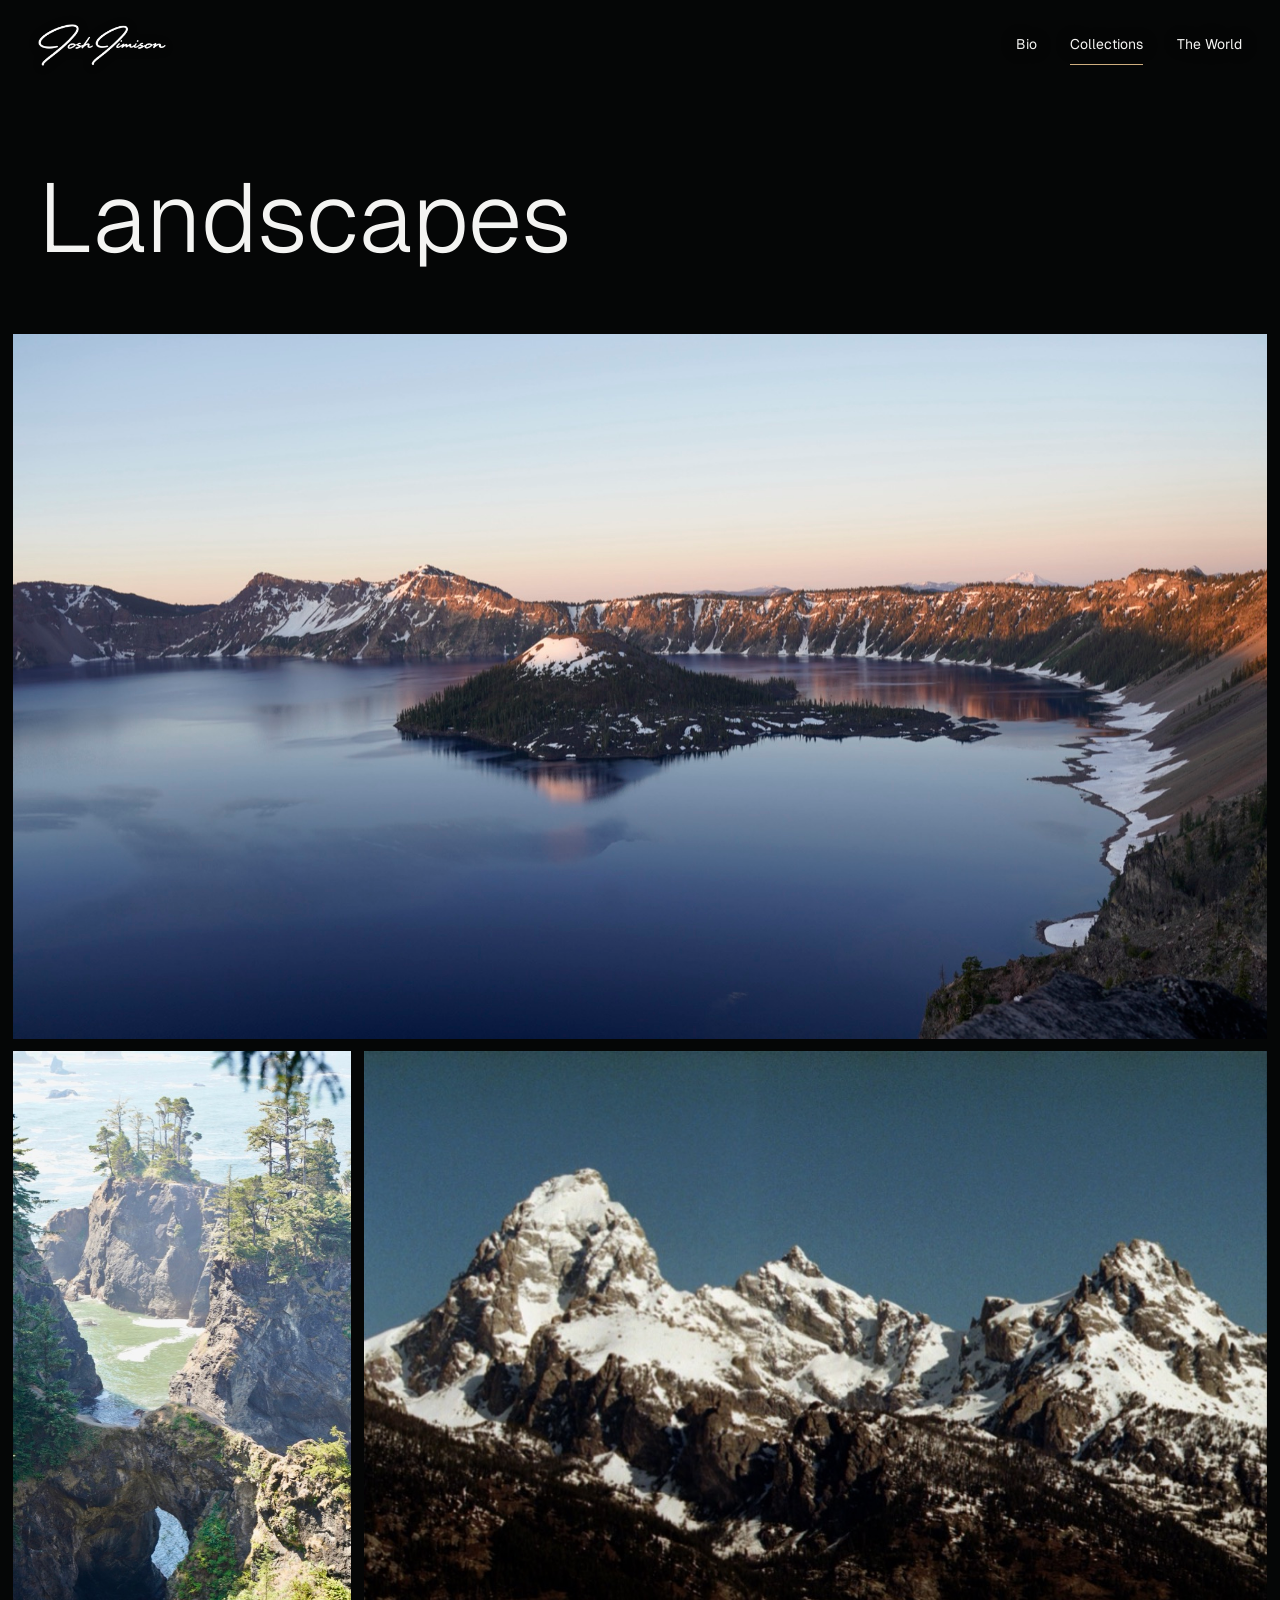
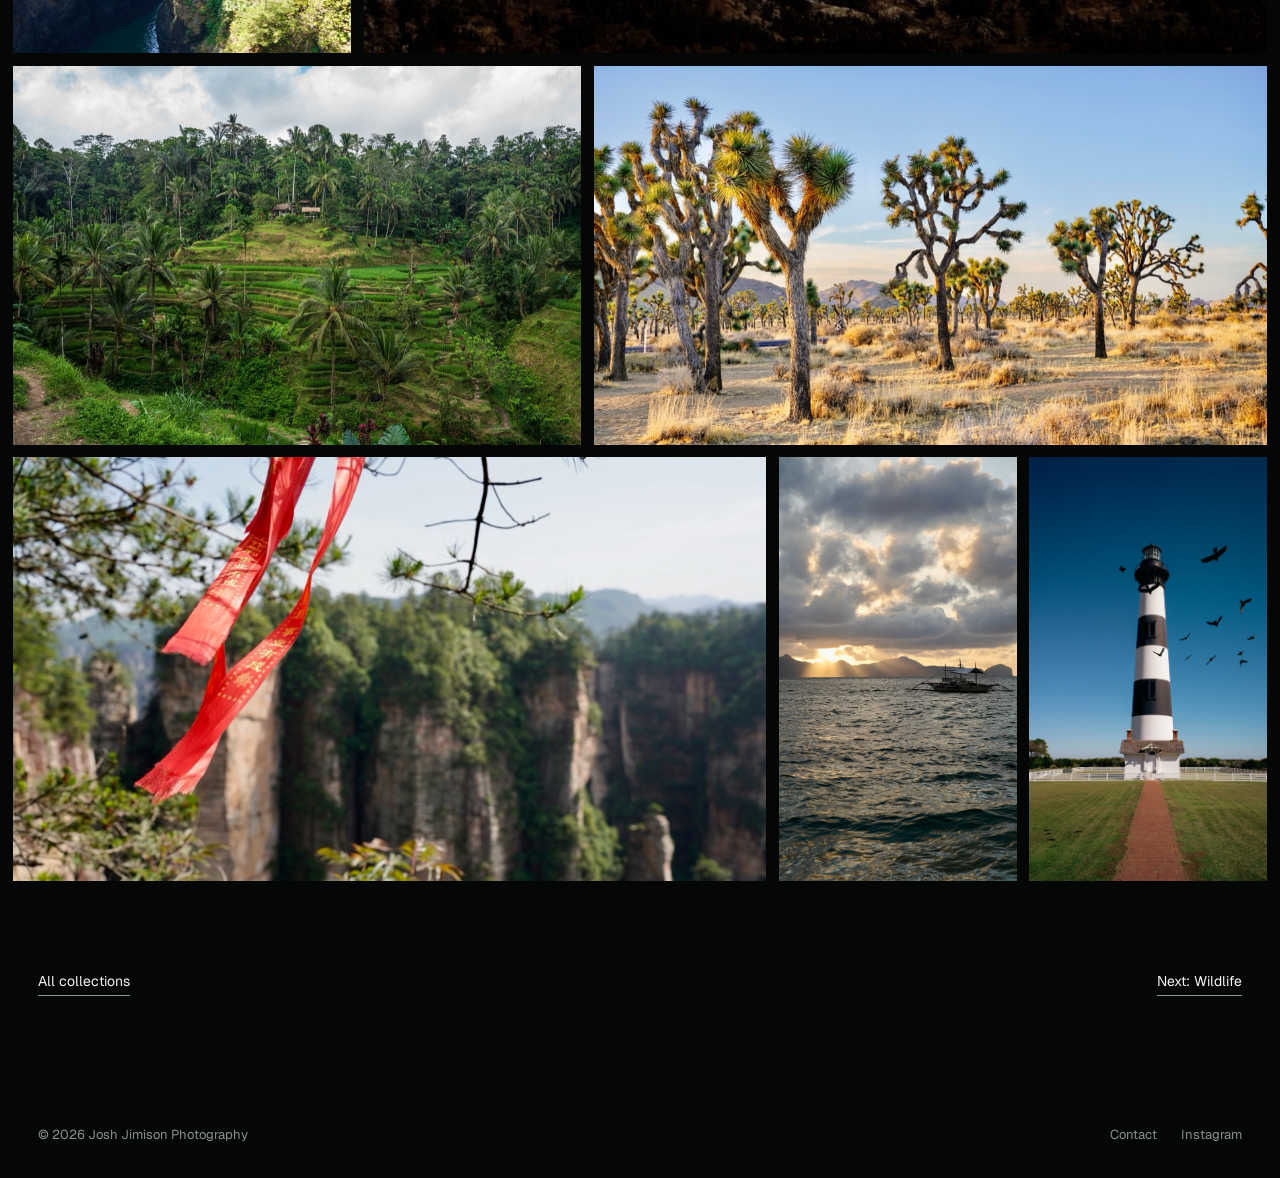
<file: landscapes.html>
<!doctype html>
<html lang="en">
<head>
<meta charset="utf-8">
<meta name="viewport" content="width=device-width, initial-scale=1, viewport-fit=cover">
<title>Landscapes · Josh Jimison Photography</title>
<meta name="description" content="Landscapes, a collection by Josh Jimison.">
<link rel="preconnect" href="https://fonts.googleapis.com">
<link rel="preconnect" href="https://fonts.gstatic.com" crossorigin>
<link rel="stylesheet" href="https://fonts.googleapis.com/css2?family=Geist+Mono:wght@400&family=Geist:wght@300;400;500&display=swap">
<link rel="stylesheet" href="assets/styles.css">
</head>
<body class="dark">
<header class="site-header wrap"><span class="logo-space" aria-hidden="true"></span><nav class="site-nav" aria-label="Main"><a href="bio.html">Bio</a><a href="collections.html" aria-current="page">Collections</a><a href="world.html">The World</a></nav></header><a class="logo" href="gallery.html" aria-label="Josh Jimison Photography, gallery"><span class="signature"><img class="sig-white" src="assets/signature-white.png" width="900" height="297" alt="" draggable="false"><img class="sig-black" src="assets/signature-black.png" width="900" height="297" alt="" draggable="false"></span></a>
<main><div class="page-head wrap"><h1 class="page-title">Landscapes</h1></div>
<section class="shots" aria-label="Landscapes photographs"><div class="shot-row" style="--ar:1.779"><button type="button" class="shot" style="--ar:1.779" data-photo="JJ-012" data-src="assets/photos/JJ-012.jpg" data-srcset="assets/photos/JJ-012-sm.jpg 1000w, assets/photos/JJ-012-md.jpg 1800w, assets/photos/JJ-012.jpg 2560w" data-thumb="assets/photos/JJ-012-sm.jpg" data-ar="1.779" data-wash="#d2d9e5" data-ink="#1b212c" data-alt="Crater Lake in pink alpenglow, with Wizard Island rising from still blue water below a snow-streaked rim." data-title="I Call Island" data-location="Crater Lake National Park, Oregon" data-coords="42°57′ N 122°08′ W" data-story="" aria-label="View I Call Island"><span class="photo" style="aspect-ratio:2560 / 1439;background:#1b212c"><img src="assets/photos/JJ-012.jpg" srcset="assets/photos/JJ-012-sm.jpg 1000w, assets/photos/JJ-012-md.jpg 1800w, assets/photos/JJ-012.jpg 2560w" sizes="(max-width: 760px) 100vw, 100vw" width="2560" height="1439" alt="Crater Lake in pink alpenglow, with Wizard Island rising from still blue water below a snow-streaked rim." draggable="false" loading="lazy"></span><span class="shot-caption">I Call Island<span class="shot-place">Crater Lake</span></span></button></div>
<div class="shot-row" style="--ar:2.063"><button type="button" class="shot" style="--ar:0.562" data-photo="JJ-013" data-src="assets/photos/JJ-013.jpg" data-srcset="assets/photos/JJ-013-sm.jpg 562w, assets/photos/JJ-013-md.jpg 1011w, assets/photos/JJ-013.jpg 1439w" data-thumb="assets/photos/JJ-013-sm.jpg" data-ar="0.562" data-wash="#d3e3e2" data-ink="#1c2c2b" data-alt="A natural rock arch spans a narrow sea inlet between forested sea stacks." data-title="The Sea Took the Rest" data-location="Natural Bridges, Samuel H. Boardman State Scenic Corridor, Oregon" data-coords="42°11′ N 124°22′ W" data-story="" aria-label="View The Sea Took the Rest"><span class="photo" style="aspect-ratio:1439 / 2560;background:#1c2c2b"><img src="assets/photos/JJ-013.jpg" srcset="assets/photos/JJ-013-sm.jpg 562w, assets/photos/JJ-013-md.jpg 1011w, assets/photos/JJ-013.jpg 1439w" sizes="(max-width: 760px) 100vw, 24vw" width="1439" height="2560" alt="A natural rock arch spans a narrow sea inlet between forested sea stacks." draggable="false" loading="lazy"></span><span class="shot-caption">The Sea Took the Rest<span class="shot-place">Oregon Coast</span></span></button><button type="button" class="shot" style="--ar:1.501" data-photo="JJ-004" data-src="assets/photos/JJ-004.jpg" data-srcset="assets/photos/JJ-004-sm.jpg 1000w, assets/photos/JJ-004.jpg 2048w" data-thumb="assets/photos/JJ-004-sm.jpg" data-ar="1.501" data-wash="#cfe1e8" data-ink="#1b282c" data-alt="Three snow-streaked granite peaks of the Teton Range against a deep blue sky." data-title="What the Trappers Saw" data-location="Grand Teton National Park, Wyoming" data-coords="43°44′ N 110°48′ W" data-story="" aria-label="View What the Trappers Saw"><span class="photo" style="aspect-ratio:2048 / 1364;background:#1b282c"><img src="assets/photos/JJ-004.jpg" srcset="assets/photos/JJ-004-sm.jpg 1000w, assets/photos/JJ-004.jpg 2048w" sizes="(max-width: 760px) 100vw, 73vw" width="2048" height="1364" alt="Three snow-streaked granite peaks of the Teton Range against a deep blue sky." draggable="false" loading="lazy"></span><span class="shot-caption">What the Trappers Saw<span class="shot-place">Grand Teton</span></span></button></div>
<div class="shot-row" style="--ar:3.279"><button type="button" class="shot" style="--ar:1.500" data-photo="JJ-038" data-src="assets/photos/JJ-038.jpg" data-srcset="assets/photos/JJ-038-sm.jpg 1000w, assets/photos/JJ-038-md.jpg 1800w, assets/photos/JJ-038.jpg 2560w" data-thumb="assets/photos/JJ-038-sm.jpg" data-ar="1.500" data-wash="#dbe9cd" data-ink="#242c1b" data-alt="Rice terraces step down a jungle hillside below palm trees and a small hut under a cloudy sky." data-title="Stairway to Lunch" data-location="Tegallalang Rice Terraces, Bali, Indonesia" data-coords="8°26′ S 115°17′ E" data-story="" aria-label="View Stairway to Lunch"><span class="photo" style="aspect-ratio:2560 / 1707;background:#242c1b"><img src="assets/photos/JJ-038.jpg" srcset="assets/photos/JJ-038-sm.jpg 1000w, assets/photos/JJ-038-md.jpg 1800w, assets/photos/JJ-038.jpg 2560w" sizes="(max-width: 760px) 100vw, 51vw" width="2560" height="1707" alt="Rice terraces step down a jungle hillside below palm trees and a small hut under a cloudy sky." draggable="false" loading="lazy"></span><span class="shot-caption">Stairway to Lunch<span class="shot-place">Bali</span></span></button><button type="button" class="shot" style="--ar:1.779" data-photo="JJ-046" data-src="assets/photos/JJ-046.jpg" data-srcset="assets/photos/JJ-046-sm.jpg 1000w, assets/photos/JJ-046-md.jpg 1800w, assets/photos/JJ-046.jpg 2560w" data-thumb="assets/photos/JJ-046-sm.jpg" data-ar="1.779" data-wash="#e7e2d0" data-ink="#2c281b" data-alt="Joshua trees stand across a desert flat in low golden light below distant hills." data-title="Namesake" data-location="Joshua Tree National Park, California" data-coords="33°53′ N 115°54′ W" data-story="" aria-label="View Namesake"><span class="photo" style="aspect-ratio:2560 / 1439;background:#2c281b"><img src="assets/photos/JJ-046.jpg" srcset="assets/photos/JJ-046-sm.jpg 1000w, assets/photos/JJ-046-md.jpg 1800w, assets/photos/JJ-046.jpg 2560w" sizes="(max-width: 760px) 100vw, 50vw" width="2560" height="1439" alt="Joshua trees stand across a desert flat in low golden light below distant hills." draggable="false" loading="lazy"></span><span class="shot-caption">Namesake<span class="shot-place">Joshua Tree</span></span></button></div>
<div class="shot-row" style="--ar:2.903"><button type="button" class="shot" style="--ar:1.779" data-photo="JJ-047" data-src="assets/photos/JJ-047.jpg" data-srcset="assets/photos/JJ-047-sm.jpg 1000w, assets/photos/JJ-047-md.jpg 1800w, assets/photos/JJ-047.jpg 2560w" data-thumb="assets/photos/JJ-047-sm.jpg" data-ar="1.779" data-wash="#e4ded3" data-ink="#2c271b" data-alt="A red ribbon hangs from a pine branch in front of towering sandstone pillars." data-title="Tied for Luck" data-location="Zhangjiajie National Forest Park, Hunan, China" data-coords="29°20′ N 110°26′ E" data-story="" aria-label="View Tied for Luck"><span class="photo" style="aspect-ratio:2560 / 1439;background:#2c271b"><img src="assets/photos/JJ-047.jpg" srcset="assets/photos/JJ-047-sm.jpg 1000w, assets/photos/JJ-047-md.jpg 1800w, assets/photos/JJ-047.jpg 2560w" sizes="(max-width: 760px) 100vw, 50vw" width="2560" height="1439" alt="A red ribbon hangs from a pine branch in front of towering sandstone pillars." draggable="false" loading="lazy"></span><span class="shot-caption">Tied for Luck<span class="shot-place">Zhangjiajie</span></span></button><button type="button" class="shot" style="--ar:0.562" data-photo="JJ-041" data-src="assets/photos/JJ-041.jpg" data-srcset="assets/photos/JJ-041-sm.jpg 562w, assets/photos/JJ-041-md.jpg 1011w, assets/photos/JJ-041.jpg 1439w" data-thumb="assets/photos/JJ-041-sm.jpg" data-ar="0.562" data-wash="#e0ded6" data-ink="#29271f" data-alt="An outrigger boat rests on choppy water as the sun breaks through clouds over distant islands." data-title="Last Boat Out" data-location="El Nido, Palawan, Philippines" data-coords="11°09′ N 119°23′ E" data-story="" aria-label="View Last Boat Out"><span class="photo" style="aspect-ratio:1439 / 2560;background:#29271f"><img src="assets/photos/JJ-041.jpg" srcset="assets/photos/JJ-041-sm.jpg 562w, assets/photos/JJ-041-md.jpg 1011w, assets/photos/JJ-041.jpg 1439w" sizes="(max-width: 760px) 100vw, 100vw" width="1439" height="2560" alt="An outrigger boat rests on choppy water as the sun breaks through clouds over distant islands." draggable="false" loading="lazy"></span><span class="shot-caption">Last Boat Out<span class="shot-place">El Nido</span></span></button><button type="button" class="shot" style="--ar:0.562" data-photo="JJ-048" data-src="assets/photos/JJ-048.jpg" data-srcset="assets/photos/JJ-048-sm.jpg 562w, assets/photos/JJ-048-md.jpg 1011w, assets/photos/JJ-048.jpg 1439w" data-thumb="assets/photos/JJ-048-sm.jpg" data-ar="0.562" data-wash="#cce2ea" data-ink="#1b282c" data-alt="Birds wheel around the black-and-white banded Bodie Island Lighthouse at the end of a brick path, under a clear blue sky." data-title="Circling Back" data-location="Bodie Island Lighthouse, Cape Hatteras National Seashore, North Carolina" data-coords="35°49′ N 75°34′ W" data-story="" aria-label="View Circling Back"><span class="photo" style="aspect-ratio:1439 / 2560;background:#1b282c"><img src="assets/photos/JJ-048.jpg" srcset="assets/photos/JJ-048-sm.jpg 562w, assets/photos/JJ-048-md.jpg 1011w, assets/photos/JJ-048.jpg 1439w" sizes="(max-width: 760px) 100vw, 50vw" width="1439" height="2560" alt="Birds wheel around the black-and-white banded Bodie Island Lighthouse at the end of a brick path, under a clear blue sky." draggable="false" loading="lazy"></span><span class="shot-caption">Circling Back<span class="shot-place">Outer Banks</span></span></button></div>
</section>
<nav class="collection-nav wrap" aria-label="Collection"><a href="collections.html">All collections</a><a href="wildlife.html">Next: Wildlife</a></nav></main>
<dialog class="viewer" id="viewer" aria-label="Photo viewer" data-mode="open">
<a class="signature viewer-sig on-light" href="gallery.html" aria-label="Josh Jimison Photography, gallery"><img class="sig-white" src="assets/signature-white.png" width="900" height="297" alt="" draggable="false"><img class="sig-black" src="assets/signature-black.png" width="900" height="297" alt="" draggable="false"></a>
<div class="viewer-controls"><button type="button" data-act="prev" aria-label="Previous photo">←</button><button type="button" data-act="next" aria-label="Next photo">→</button><button type="button" data-act="close">Close</button></div>
<div class="viewer-stage"><div class="mount"><img alt="" draggable="false"></div>
<div class="viewer-modes" role="radiogroup" aria-label="Viewing style"><button type="button" role="radio" data-mode="open" data-name="As shot" aria-label="As shot" aria-checked="true"><span></span></button><button type="button" role="radio" data-mode="gallery" data-name="Gallery frame" aria-label="Gallery frame" aria-checked="false"><span></span></button><button type="button" role="radio" data-mode="oak" data-name="Oak frame" aria-label="Oak frame" aria-checked="false"><span></span></button></div></div>
<div class="viewer-info"><h2 class="viewer-title"></h2><div class="viewer-location"></div><div class="viewer-coords"></div><p class="viewer-story"></p><a class="viewer-inquire" href="contact.html">Inquire about this photograph</a></div>
</dialog>
<footer class="site-footer wrap"><span>© 2026 Josh Jimison Photography</span><nav aria-label="Footer"><a href="contact.html">Contact</a><a href="https://www.instagram.com/josh.jimison/" target="_blank" rel="noopener">Instagram</a></nav></footer>
<script src="assets/site.js"></script>
<script data-goatcounter="https://jimison.goatcounter.com/count" async src="https://gc.zgo.at/count.js"></script>
</body>
</html>
</file>
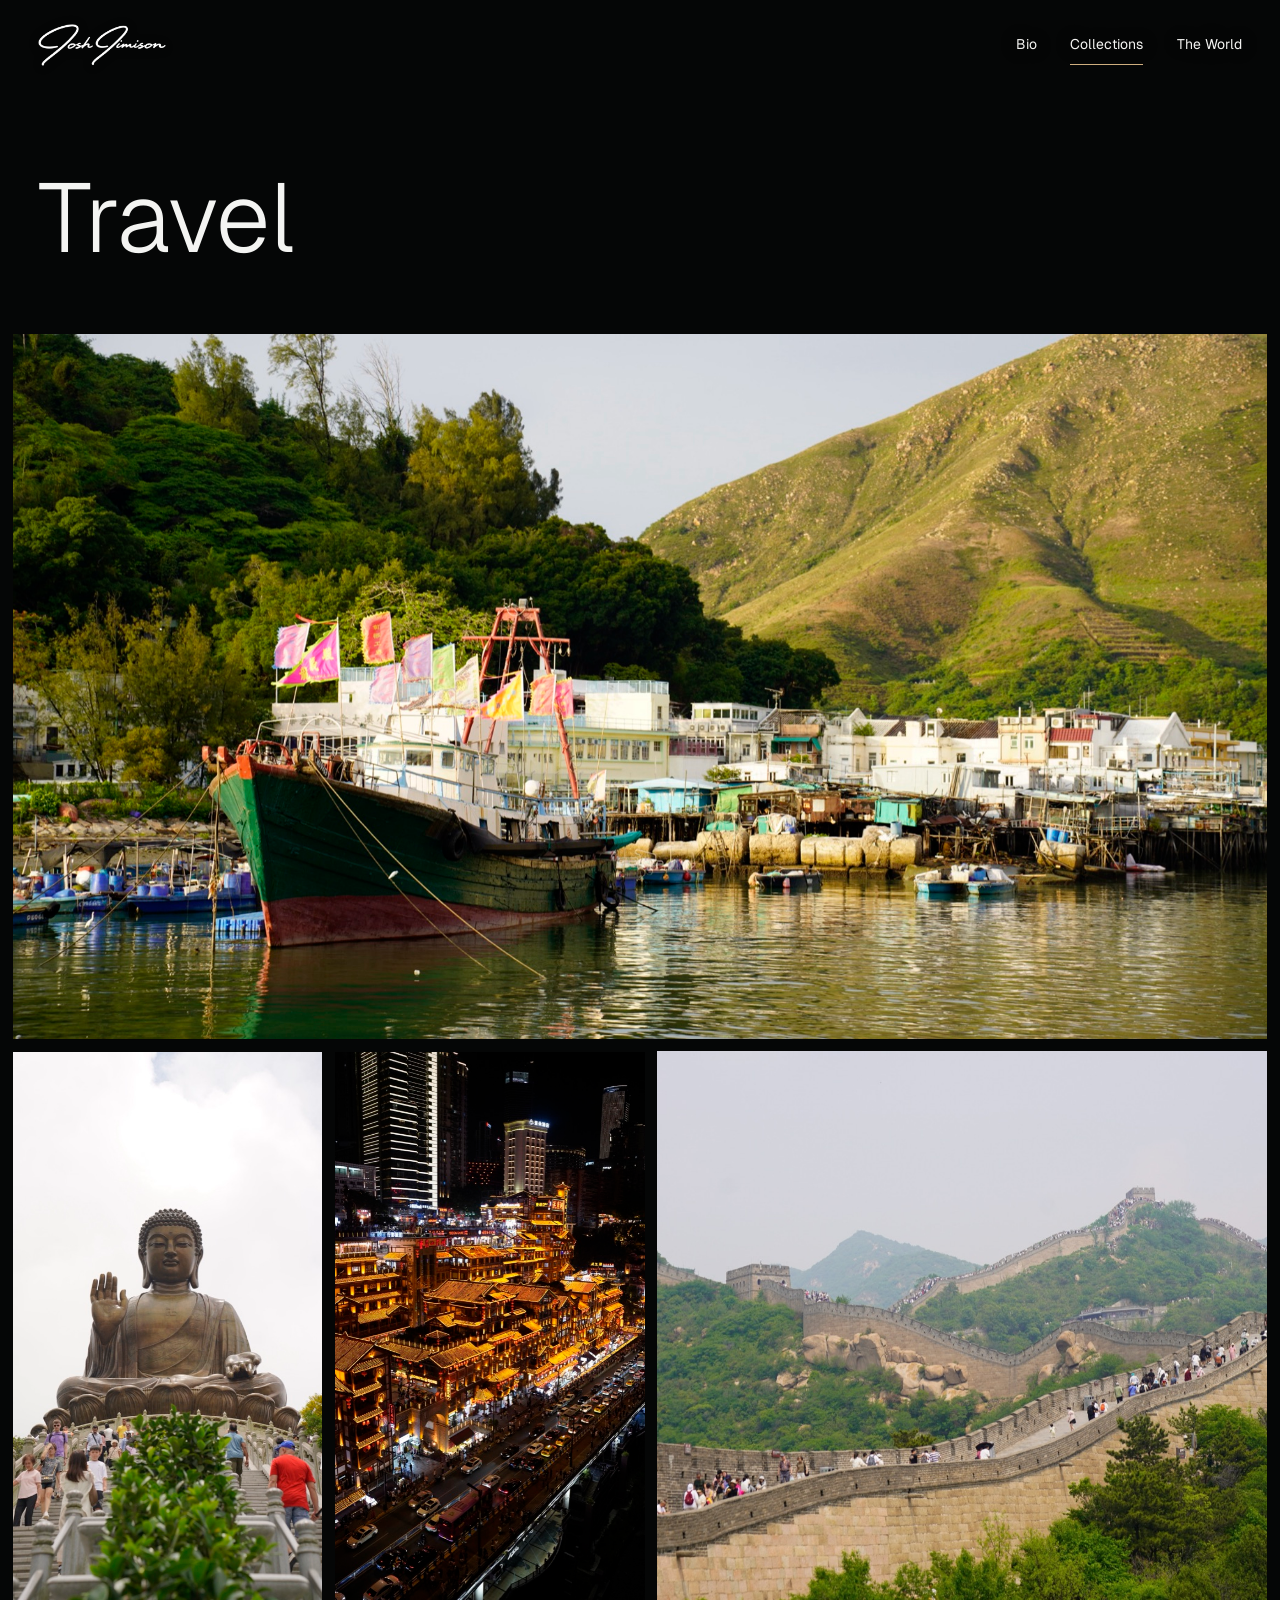
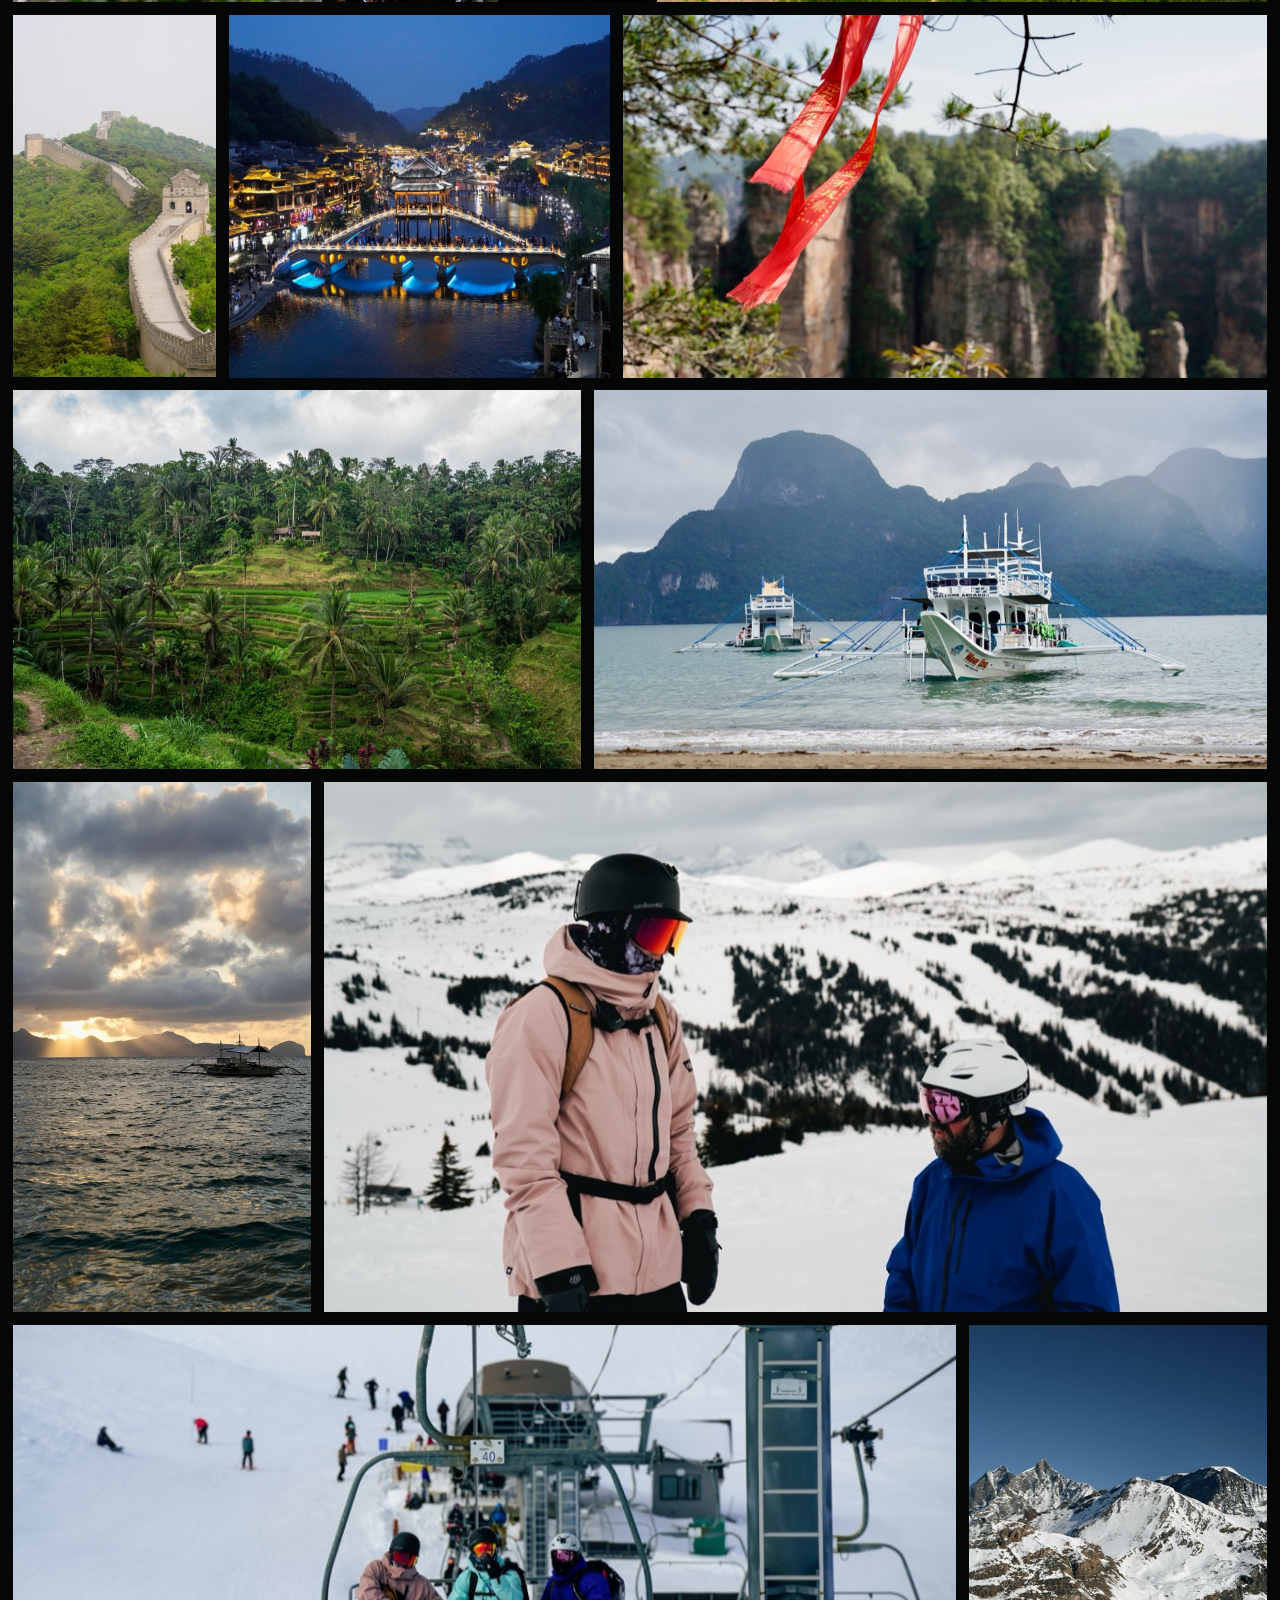
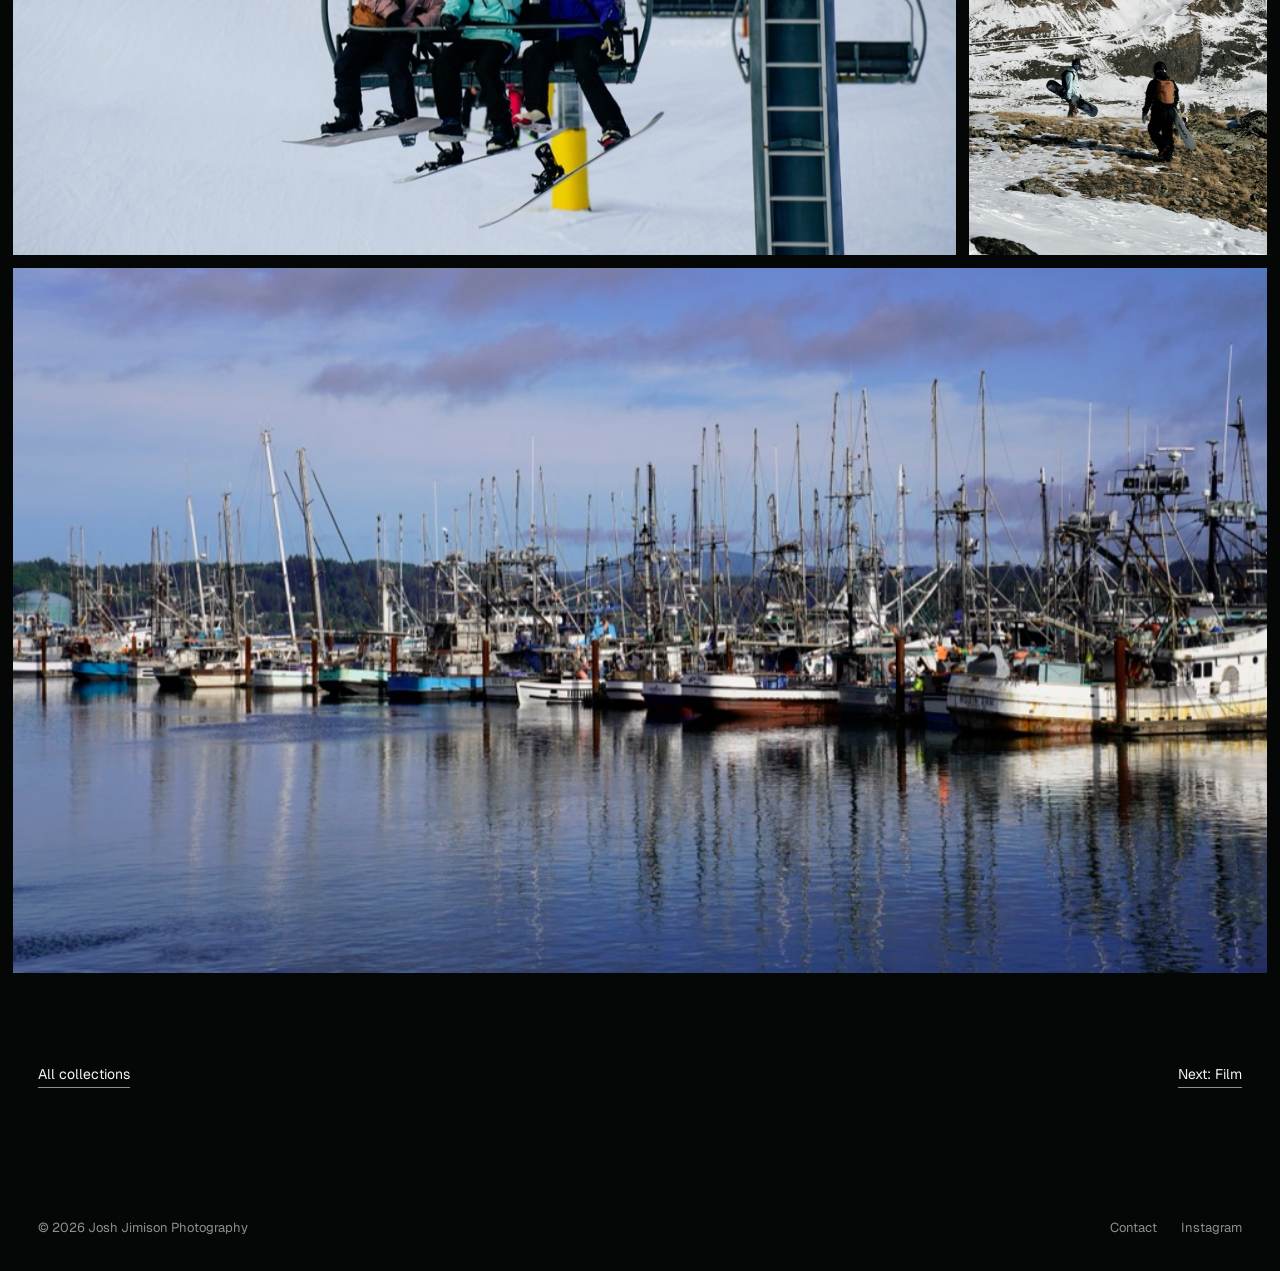
<file: travel.html>
<!doctype html>
<html lang="en">
<head>
<meta charset="utf-8">
<meta name="viewport" content="width=device-width, initial-scale=1, viewport-fit=cover">
<title>Travel · Josh Jimison Photography</title>
<meta name="description" content="Travel, a collection by Josh Jimison.">
<link rel="preconnect" href="https://fonts.googleapis.com">
<link rel="preconnect" href="https://fonts.gstatic.com" crossorigin>
<link rel="stylesheet" href="https://fonts.googleapis.com/css2?family=Geist+Mono:wght@400&family=Geist:wght@300;400;500&display=swap">
<link rel="stylesheet" href="assets/styles.css">
</head>
<body class="dark">
<header class="site-header wrap"><span class="logo-space" aria-hidden="true"></span><nav class="site-nav" aria-label="Main"><a href="bio.html">Bio</a><a href="collections.html" aria-current="page">Collections</a><a href="world.html">The World</a></nav></header><a class="logo" href="gallery.html" aria-label="Josh Jimison Photography, gallery"><span class="signature"><img class="sig-white" src="assets/signature-white.png" width="900" height="297" alt="" draggable="false"><img class="sig-black" src="assets/signature-black.png" width="900" height="297" alt="" draggable="false"></span></a>
<main><div class="page-head wrap"><h1 class="page-title">Travel</h1></div>
<section class="shots" aria-label="Travel photographs"><div class="shot-row" style="--ar:1.779"><button type="button" class="shot" style="--ar:1.779" data-photo="JJ-034" data-src="assets/photos/JJ-034.jpg" data-srcset="assets/photos/JJ-034-sm.jpg 1000w, assets/photos/JJ-034-md.jpg 1800w, assets/photos/JJ-034.jpg 2560w" data-thumb="assets/photos/JJ-034-sm.jpg" data-ar="1.779" data-wash="#eae7cc" data-ink="#2c2b1b" data-alt="A fishing boat hung with bright flags is moored beside the stilt houses of Tai O in late afternoon light." data-title="Home Port" data-location="Tai O, Lantau Island, Hong Kong" data-coords="22°15′ N 113°52′ E" data-story="" aria-label="View Home Port"><span class="photo" style="aspect-ratio:2560 / 1439;background:#2c2b1b"><img src="assets/photos/JJ-034.jpg" srcset="assets/photos/JJ-034-sm.jpg 1000w, assets/photos/JJ-034-md.jpg 1800w, assets/photos/JJ-034.jpg 2560w" sizes="(max-width: 760px) 100vw, 100vw" width="2560" height="1439" alt="A fishing boat hung with bright flags is moored beside the stilt houses of Tai O in late afternoon light." draggable="false" loading="lazy"></span><span class="shot-caption">Home Port<span class="shot-place">Hong Kong</span></span></button></div>
<div class="shot-row" style="--ar:2.231"><button type="button" class="shot" style="--ar:0.562" data-photo="JJ-009" data-src="assets/photos/JJ-009.jpg" data-srcset="assets/photos/JJ-009-sm.jpg 562w, assets/photos/JJ-009-md.jpg 1011w, assets/photos/JJ-009.jpg 1439w" data-thumb="assets/photos/JJ-009-sm.jpg" data-ar="0.562" data-wash="#e2dfd4" data-ink="#2b281d" data-alt="The bronze Tian Tan Buddha sits above a long stairway busy with visitors." data-title="The Root Chakra" data-location="Tian Tan Buddha, Lantau Island, Hong Kong" data-coords="22°15′ N 113°54′ E" data-story="" aria-label="View The Root Chakra"><span class="photo" style="aspect-ratio:1439 / 2560;background:#2b281d"><img src="assets/photos/JJ-009.jpg" srcset="assets/photos/JJ-009-sm.jpg 562w, assets/photos/JJ-009-md.jpg 1011w, assets/photos/JJ-009.jpg 1439w" sizes="(max-width: 760px) 100vw, 33vw" width="1439" height="2560" alt="The bronze Tian Tan Buddha sits above a long stairway busy with visitors." draggable="false" loading="lazy"></span><span class="shot-caption">The Root Chakra<span class="shot-place">Hong Kong</span></span></button><button type="button" class="shot" style="--ar:0.562" data-photo="JJ-011" data-src="assets/photos/JJ-011.jpg" data-srcset="assets/photos/JJ-011-sm.jpg 562w, assets/photos/JJ-011-md.jpg 1011w, assets/photos/JJ-011.jpg 1439w" data-thumb="assets/photos/JJ-011-sm.jpg" data-ar="0.562" data-wash="#ead9cc" data-ink="#2c221b" data-alt="Hongyadong's stacked, lantern-lit buildings climb a cliffside above a busy road at night." data-title="City Climb" data-location="Hongyadong, Chongqing, China" data-coords="29°34′ N 106°35′ E" data-story="" aria-label="View City Climb"><span class="photo" style="aspect-ratio:1439 / 2560;background:#2c221b"><img src="assets/photos/JJ-011.jpg" srcset="assets/photos/JJ-011-sm.jpg 562w, assets/photos/JJ-011-md.jpg 1011w, assets/photos/JJ-011.jpg 1439w" sizes="(max-width: 760px) 100vw, 33vw" width="1439" height="2560" alt="Hongyadong's stacked, lantern-lit buildings climb a cliffside above a busy road at night." draggable="false" loading="lazy"></span><span class="shot-caption">City Climb<span class="shot-place">Chongqing</span></span></button><button type="button" class="shot" style="--ar:1.107" data-photo="JJ-036" data-src="assets/photos/JJ-036.jpg" data-srcset="assets/photos/JJ-036-sm.jpg 1000w, assets/photos/JJ-036-md.jpg 1800w, assets/photos/JJ-036.jpg 2560w" data-thumb="assets/photos/JJ-036-sm.jpg" data-ar="1.107" data-wash="#e4e3d3" data-ink="#2c2c1b" data-alt="Crowds of visitors walk the Great Wall as it winds over rocky, forested hills." data-title="Everyone Had the Same Idea" data-location="Great Wall of China, near Beijing" data-coords="40°21′ N 116°01′ E" data-story="" aria-label="View Everyone Had the Same Idea"><span class="photo" style="aspect-ratio:2560 / 2313;background:#2c2c1b"><img src="assets/photos/JJ-036.jpg" srcset="assets/photos/JJ-036-sm.jpg 1000w, assets/photos/JJ-036-md.jpg 1800w, assets/photos/JJ-036.jpg 2560w" sizes="(max-width: 760px) 100vw, 41vw" width="2560" height="2313" alt="Crowds of visitors walk the Great Wall as it winds over rocky, forested hills." draggable="false" loading="lazy"></span><span class="shot-caption">Everyone Had the Same Idea<span class="shot-place">Great Wall</span></span></button></div>
<div class="shot-row" style="--ar:3.391"><button type="button" class="shot" style="--ar:0.562" data-photo="JJ-035" data-src="assets/photos/JJ-035.jpg" data-srcset="assets/photos/JJ-035-sm.jpg 562w, assets/photos/JJ-035-md.jpg 1011w, assets/photos/JJ-035.jpg 1439w" data-thumb="assets/photos/JJ-035-sm.jpg" data-ar="0.562" data-wash="#e4e6d0" data-ink="#2a2c1b" data-alt="The Great Wall climbs a green ridge toward a distant watchtower in the haze." data-title="Great Walls" data-location="Great Wall of China, near Beijing" data-coords="40°22′ N 116°01′ E" data-story="" aria-label="View Great Walls"><span class="photo" style="aspect-ratio:1439 / 2560;background:#2a2c1b"><img src="assets/photos/JJ-035.jpg" srcset="assets/photos/JJ-035-sm.jpg 562w, assets/photos/JJ-035-md.jpg 1011w, assets/photos/JJ-035.jpg 1439w" sizes="(max-width: 760px) 100vw, 21vw" width="1439" height="2560" alt="The Great Wall climbs a green ridge toward a distant watchtower in the haze." draggable="false" loading="lazy"></span><span class="shot-caption">Great Walls<span class="shot-place">Great Wall</span></span></button><button type="button" class="shot" style="--ar:1.050" data-photo="JJ-022" data-src="assets/photos/JJ-022.jpg" data-srcset="assets/photos/JJ-022-sm.jpg 1000w, assets/photos/JJ-022-md.jpg 1800w, assets/photos/JJ-022.jpg 2560w" data-thumb="assets/photos/JJ-022-sm.jpg" data-ar="1.050" data-wash="#ccd8ea" data-ink="#1b222c" data-alt="Fenghuang's covered bridge and riverside buildings light up at blue hour along the Tuo River." data-title="Last Light on the Tuo" data-location="Fenghuang Ancient Town, Hunan, China" data-coords="27°57′ N 109°36′ E" data-story="" aria-label="View Last Light on the Tuo"><span class="photo" style="aspect-ratio:2560 / 2439;background:#1b222c"><img src="assets/photos/JJ-022.jpg" srcset="assets/photos/JJ-022-sm.jpg 1000w, assets/photos/JJ-022-md.jpg 1800w, assets/photos/JJ-022.jpg 2560w" sizes="(max-width: 760px) 100vw, 39vw" width="2560" height="2439" alt="Fenghuang's covered bridge and riverside buildings light up at blue hour along the Tuo River." draggable="false" loading="lazy"></span><span class="shot-caption">Last Light on the Tuo<span class="shot-place">Fenghuang</span></span></button><button type="button" class="shot" style="--ar:1.779" data-photo="JJ-047" data-src="assets/photos/JJ-047.jpg" data-srcset="assets/photos/JJ-047-sm.jpg 1000w, assets/photos/JJ-047-md.jpg 1800w, assets/photos/JJ-047.jpg 2560w" data-thumb="assets/photos/JJ-047-sm.jpg" data-ar="1.779" data-wash="#e4ded3" data-ink="#2c271b" data-alt="A red ribbon hangs from a pine branch in front of towering sandstone pillars." data-title="Tied for Luck" data-location="Zhangjiajie National Forest Park, Hunan, China" data-coords="29°20′ N 110°26′ E" data-story="" aria-label="View Tied for Luck"><span class="photo" style="aspect-ratio:2560 / 1439;background:#2c271b"><img src="assets/photos/JJ-047.jpg" srcset="assets/photos/JJ-047-sm.jpg 1000w, assets/photos/JJ-047-md.jpg 1800w, assets/photos/JJ-047.jpg 2560w" sizes="(max-width: 760px) 100vw, 54vw" width="2560" height="1439" alt="A red ribbon hangs from a pine branch in front of towering sandstone pillars." draggable="false" loading="lazy"></span><span class="shot-caption">Tied for Luck<span class="shot-place">Zhangjiajie</span></span></button></div>
<div class="shot-row" style="--ar:3.279"><button type="button" class="shot" style="--ar:1.500" data-photo="JJ-038" data-src="assets/photos/JJ-038.jpg" data-srcset="assets/photos/JJ-038-sm.jpg 1000w, assets/photos/JJ-038-md.jpg 1800w, assets/photos/JJ-038.jpg 2560w" data-thumb="assets/photos/JJ-038-sm.jpg" data-ar="1.500" data-wash="#dbe9cd" data-ink="#242c1b" data-alt="Rice terraces step down a jungle hillside below palm trees and a small hut under a cloudy sky." data-title="Stairway to Lunch" data-location="Tegallalang Rice Terraces, Bali, Indonesia" data-coords="8°26′ S 115°17′ E" data-story="" aria-label="View Stairway to Lunch"><span class="photo" style="aspect-ratio:2560 / 1707;background:#242c1b"><img src="assets/photos/JJ-038.jpg" srcset="assets/photos/JJ-038-sm.jpg 1000w, assets/photos/JJ-038-md.jpg 1800w, assets/photos/JJ-038.jpg 2560w" sizes="(max-width: 760px) 100vw, 46vw" width="2560" height="1707" alt="Rice terraces step down a jungle hillside below palm trees and a small hut under a cloudy sky." draggable="false" loading="lazy"></span><span class="shot-caption">Stairway to Lunch<span class="shot-place">Bali</span></span></button><button type="button" class="shot" style="--ar:1.779" data-photo="JJ-040" data-src="assets/photos/JJ-040.jpg" data-srcset="assets/photos/JJ-040-sm.jpg 1000w, assets/photos/JJ-040-md.jpg 1800w, assets/photos/JJ-040.jpg 2560w" data-thumb="assets/photos/JJ-040-sm.jpg" data-ar="1.779" data-wash="#d4dde3" data-ink="#1c252b" data-alt="Outrigger bangka boats float in a calm bay below steep limestone islands under gray cloud." data-title="Island Hopping" data-location="El Nido, Palawan, Philippines" data-coords="11°12′ N 119°24′ E" data-story="" aria-label="View Island Hopping"><span class="photo" style="aspect-ratio:2560 / 1439;background:#1c252b"><img src="assets/photos/JJ-040.jpg" srcset="assets/photos/JJ-040-sm.jpg 1000w, assets/photos/JJ-040-md.jpg 1800w, assets/photos/JJ-040.jpg 2560w" sizes="(max-width: 760px) 100vw, 76vw" width="2560" height="1439" alt="Outrigger bangka boats float in a calm bay below steep limestone islands under gray cloud." draggable="false" loading="lazy"></span><span class="shot-caption">Island Hopping<span class="shot-place">El Nido</span></span></button></div>
<div class="shot-row" style="--ar:2.341"><button type="button" class="shot" style="--ar:0.562" data-photo="JJ-041" data-src="assets/photos/JJ-041.jpg" data-srcset="assets/photos/JJ-041-sm.jpg 562w, assets/photos/JJ-041-md.jpg 1011w, assets/photos/JJ-041.jpg 1439w" data-thumb="assets/photos/JJ-041-sm.jpg" data-ar="0.562" data-wash="#e0ded6" data-ink="#29271f" data-alt="An outrigger boat rests on choppy water as the sun breaks through clouds over distant islands." data-title="Last Boat Out" data-location="El Nido, Palawan, Philippines" data-coords="11°09′ N 119°23′ E" data-story="" aria-label="View Last Boat Out"><span class="photo" style="aspect-ratio:1439 / 2560;background:#29271f"><img src="assets/photos/JJ-041.jpg" srcset="assets/photos/JJ-041-sm.jpg 562w, assets/photos/JJ-041-md.jpg 1011w, assets/photos/JJ-041.jpg 1439w" sizes="(max-width: 760px) 100vw, 24vw" width="1439" height="2560" alt="An outrigger boat rests on choppy water as the sun breaks through clouds over distant islands." draggable="false" loading="lazy"></span><span class="shot-caption">Last Boat Out<span class="shot-place">El Nido</span></span></button><button type="button" class="shot" style="--ar:1.779" data-photo="JJ-032" data-src="assets/photos/JJ-032.jpg" data-srcset="assets/photos/JJ-032-sm.jpg 1000w, assets/photos/JJ-032-md.jpg 1800w, assets/photos/JJ-032.jpg 2560w" data-thumb="assets/photos/JJ-032-sm.jpg" data-ar="1.779" data-wash="#d6d7e0" data-ink="#1f2029" data-alt="Two riders in helmets and goggles stand on a snowy ridge under a gray winter sky." data-title="First Chair" data-location="Revelstoke Mountain Resort, British Columbia, Canada" data-coords="50°57′ N 118°10′ W" data-story="" aria-label="View First Chair"><span class="photo" style="aspect-ratio:2560 / 1439;background:#1f2029"><img src="assets/photos/JJ-032.jpg" srcset="assets/photos/JJ-032-sm.jpg 1000w, assets/photos/JJ-032-md.jpg 1800w, assets/photos/JJ-032.jpg 2560w" sizes="(max-width: 760px) 100vw, 50vw" width="2560" height="1439" alt="Two riders in helmets and goggles stand on a snowy ridge under a gray winter sky." draggable="false" loading="lazy"></span><span class="shot-caption">First Chair<span class="shot-place">Revelstoke</span></span></button></div>
<div class="shot-row" style="--ar:2.341"><button type="button" class="shot" style="--ar:1.779" data-photo="JJ-042" data-src="assets/photos/JJ-042.jpg" data-srcset="assets/photos/JJ-042-sm.jpg 1000w, assets/photos/JJ-042-md.jpg 1800w, assets/photos/JJ-042.jpg 2560w" data-thumb="assets/photos/JJ-042-sm.jpg" data-ar="1.779" data-wash="#d5dce2" data-ink="#1d242a" data-alt="Three snowboarders share a chairlift above a busy slope." data-title="Square Lift" data-location="Banff National Park, Alberta, Canada" data-coords="51°11′ N 115°34′ W" data-story="" aria-label="View Square Lift"><span class="photo" style="aspect-ratio:2560 / 1439;background:#1d242a"><img src="assets/photos/JJ-042.jpg" srcset="assets/photos/JJ-042-sm.jpg 1000w, assets/photos/JJ-042-md.jpg 1800w, assets/photos/JJ-042.jpg 2560w" sizes="(max-width: 760px) 100vw, 50vw" width="2560" height="1439" alt="Three snowboarders share a chairlift above a busy slope." draggable="false" loading="lazy"></span><span class="shot-caption">Square Lift<span class="shot-place">Banff</span></span></button><button type="button" class="shot" style="--ar:0.562" data-photo="JJ-039" data-src="assets/photos/JJ-039.jpg" data-srcset="assets/photos/JJ-039-sm.jpg 562w, assets/photos/JJ-039-md.jpg 1011w, assets/photos/JJ-039.jpg 1439w" data-thumb="assets/photos/JJ-039-sm.jpg" data-ar="0.562" data-wash="#d3dde4" data-ink="#1b262c" data-alt="Two snowboarders carry their boards up a snowy slope toward jagged peaks under a clear blue sky." data-title="Earn Your Turns" data-location="Zermatt, Valais, Switzerland" data-coords="46°01′ N 7°45′ E" data-story="" aria-label="View Earn Your Turns"><span class="photo" style="aspect-ratio:1439 / 2560;background:#1b262c"><img src="assets/photos/JJ-039.jpg" srcset="assets/photos/JJ-039-sm.jpg 562w, assets/photos/JJ-039-md.jpg 1011w, assets/photos/JJ-039.jpg 1439w" sizes="(max-width: 760px) 100vw, 19vw" width="1439" height="2560" alt="Two snowboarders carry their boards up a snowy slope toward jagged peaks under a clear blue sky." draggable="false" loading="lazy"></span><span class="shot-caption">Earn Your Turns<span class="shot-place">Zermatt</span></span></button></div>
<div class="shot-row" style="--ar:1.779"><button type="button" class="shot" style="--ar:1.779" data-photo="JJ-023" data-src="assets/photos/JJ-023.jpg" data-srcset="assets/photos/JJ-023-sm.jpg 1000w, assets/photos/JJ-023-md.jpg 1800w, assets/photos/JJ-023.jpg 2560w" data-thumb="assets/photos/JJ-023-sm.jpg" data-ar="1.779" data-wash="#d2d8e5" data-ink="#1b202c" data-alt="Commercial fishing boats rest at their moorings in evening light, reflected in calm harbor water." data-title="Tomorrow's Catch" data-location="Newport, Oregon" data-coords="44°38′ N 124°03′ W" data-story="" aria-label="View Tomorrow's Catch"><span class="photo" style="aspect-ratio:2560 / 1439;background:#1b202c"><img src="assets/photos/JJ-023.jpg" srcset="assets/photos/JJ-023-sm.jpg 1000w, assets/photos/JJ-023-md.jpg 1800w, assets/photos/JJ-023.jpg 2560w" sizes="(max-width: 760px) 100vw, 69vw" width="2560" height="1439" alt="Commercial fishing boats rest at their moorings in evening light, reflected in calm harbor water." draggable="false" loading="lazy"></span><span class="shot-caption">Tomorrow's Catch<span class="shot-place">Newport</span></span></button></div>
</section>
<nav class="collection-nav wrap" aria-label="Collection"><a href="collections.html">All collections</a><a href="film.html">Next: Film</a></nav></main>
<dialog class="viewer" id="viewer" aria-label="Photo viewer" data-mode="open">
<a class="signature viewer-sig on-light" href="gallery.html" aria-label="Josh Jimison Photography, gallery"><img class="sig-white" src="assets/signature-white.png" width="900" height="297" alt="" draggable="false"><img class="sig-black" src="assets/signature-black.png" width="900" height="297" alt="" draggable="false"></a>
<div class="viewer-controls"><button type="button" data-act="prev" aria-label="Previous photo">←</button><button type="button" data-act="next" aria-label="Next photo">→</button><button type="button" data-act="close">Close</button></div>
<div class="viewer-stage"><div class="mount"><img alt="" draggable="false"></div>
<div class="viewer-modes" role="radiogroup" aria-label="Viewing style"><button type="button" role="radio" data-mode="open" data-name="As shot" aria-label="As shot" aria-checked="true"><span></span></button><button type="button" role="radio" data-mode="gallery" data-name="Gallery frame" aria-label="Gallery frame" aria-checked="false"><span></span></button><button type="button" role="radio" data-mode="oak" data-name="Oak frame" aria-label="Oak frame" aria-checked="false"><span></span></button></div></div>
<div class="viewer-info"><h2 class="viewer-title"></h2><div class="viewer-location"></div><div class="viewer-coords"></div><p class="viewer-story"></p><a class="viewer-inquire" href="contact.html">Inquire about this photograph</a></div>
</dialog>
<footer class="site-footer wrap"><span>© 2026 Josh Jimison Photography</span><nav aria-label="Footer"><a href="contact.html">Contact</a><a href="https://www.instagram.com/josh.jimison/" target="_blank" rel="noopener">Instagram</a></nav></footer>
<script src="assets/site.js"></script>
<script data-goatcounter="https://jimison.goatcounter.com/count" async src="https://gc.zgo.at/count.js"></script>
</body>
</html>
</file>
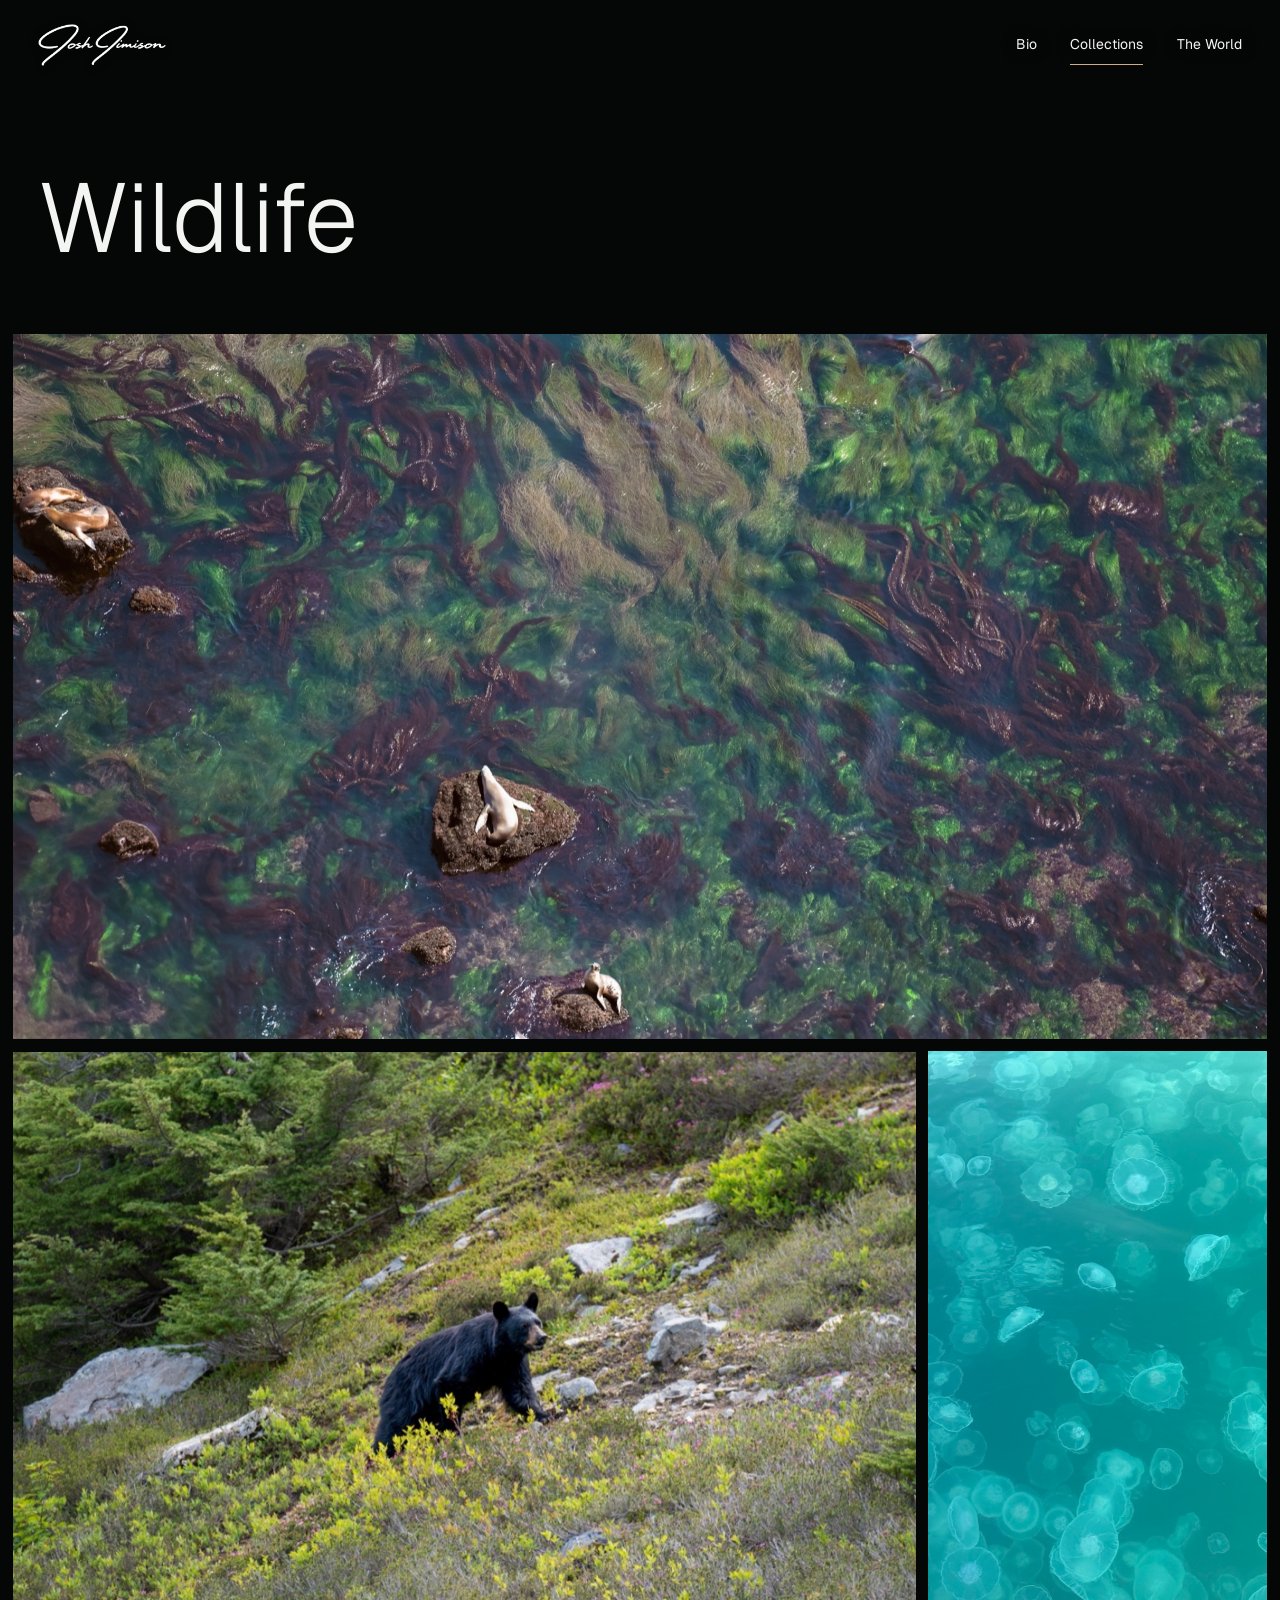
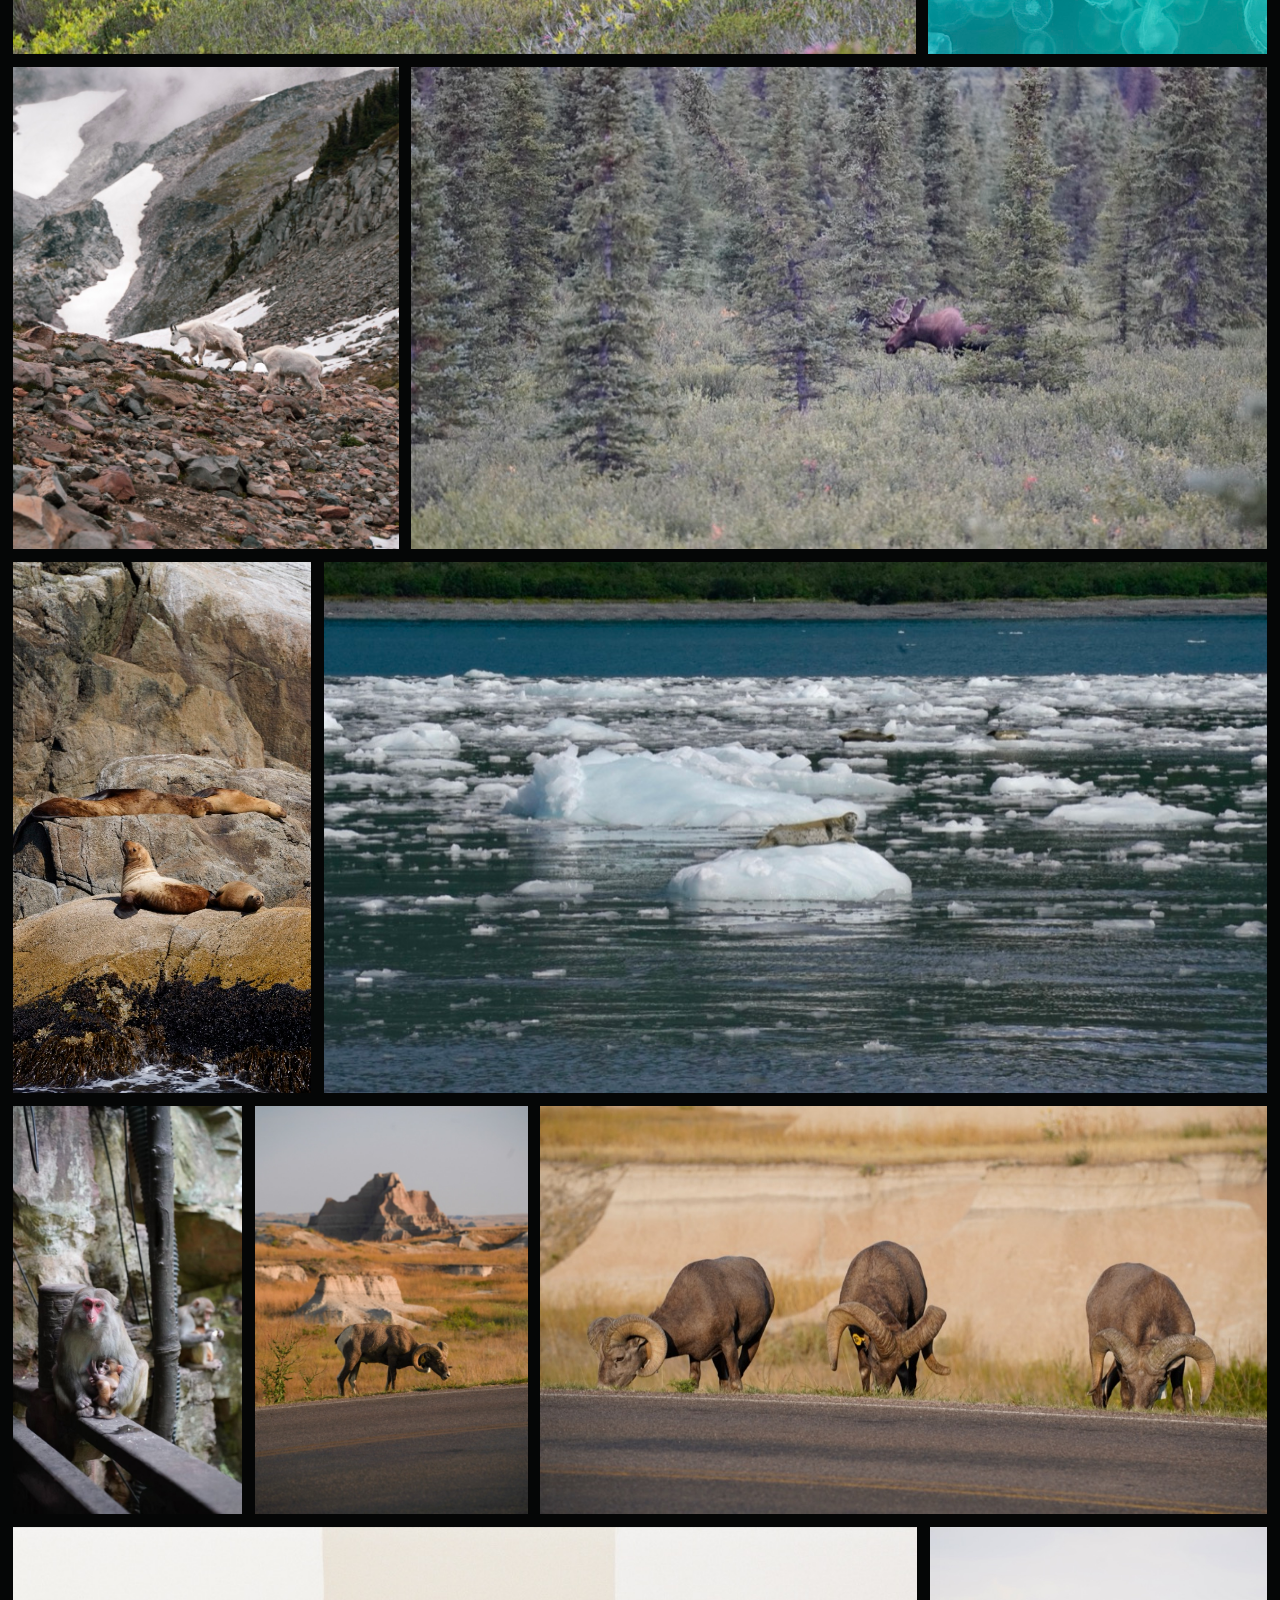
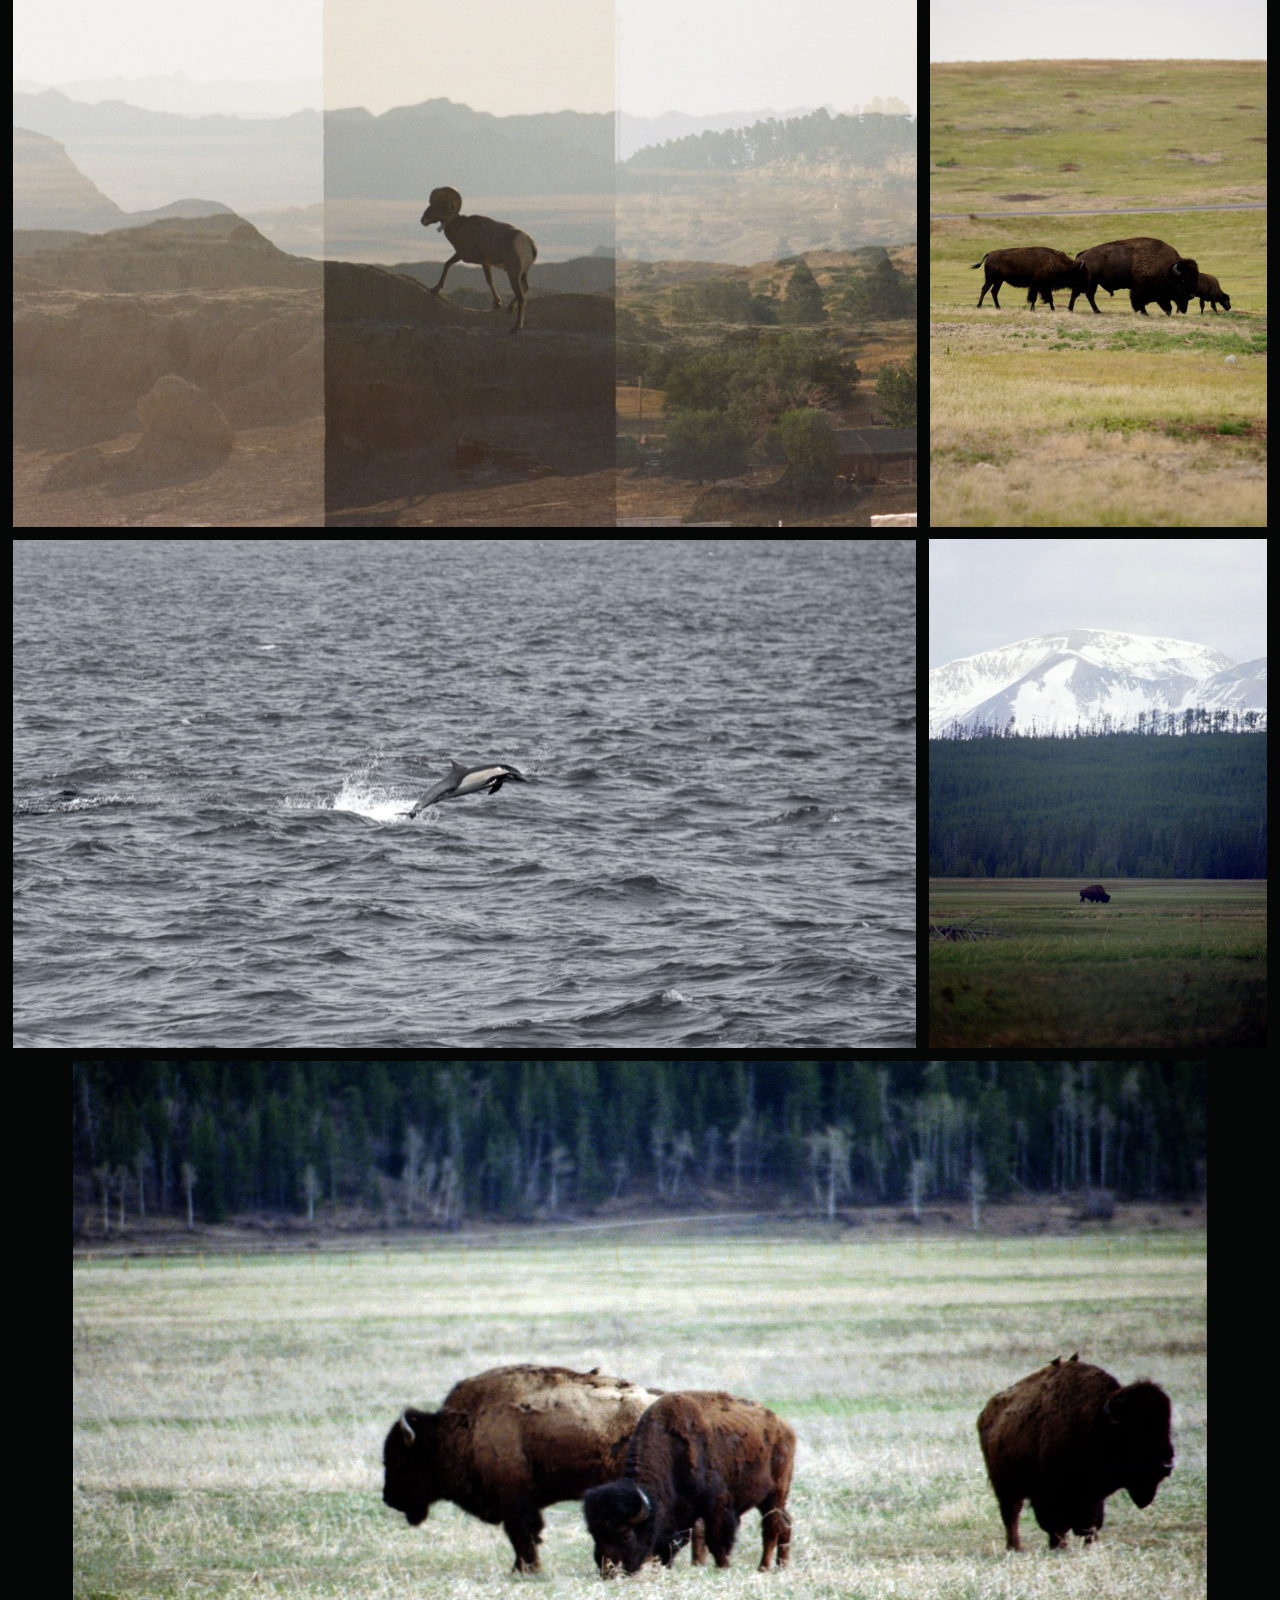
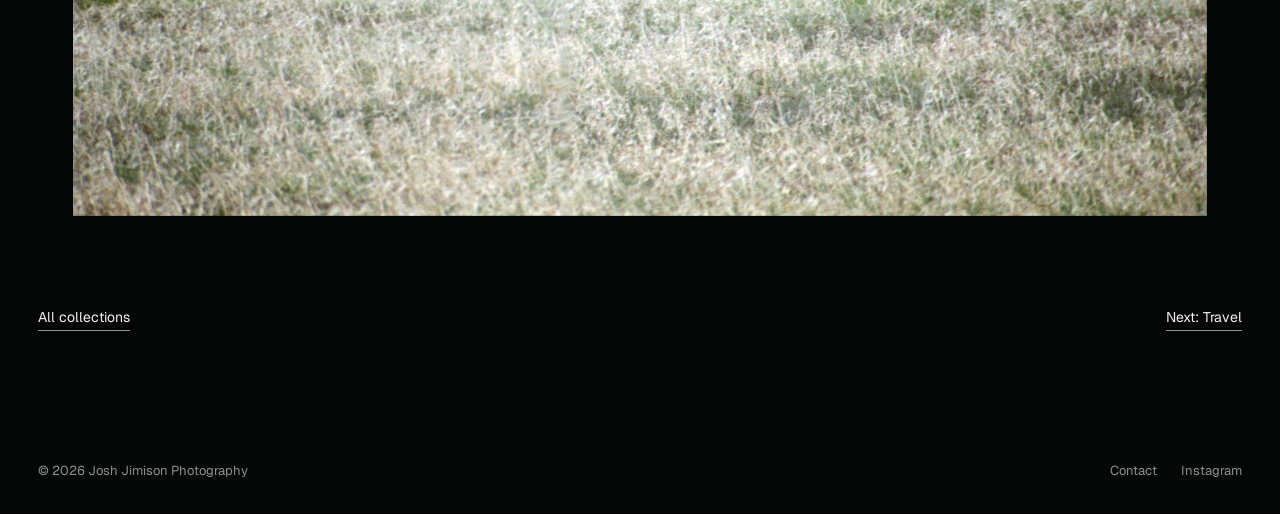
<file: wildlife.html>
<!doctype html>
<html lang="en">
<head>
<meta charset="utf-8">
<meta name="viewport" content="width=device-width, initial-scale=1, viewport-fit=cover">
<title>Wildlife · Josh Jimison Photography</title>
<meta name="description" content="Wildlife, a collection by Josh Jimison.">
<link rel="preconnect" href="https://fonts.googleapis.com">
<link rel="preconnect" href="https://fonts.gstatic.com" crossorigin>
<link rel="stylesheet" href="https://fonts.googleapis.com/css2?family=Geist+Mono:wght@400&family=Geist:wght@300;400;500&display=swap">
<link rel="stylesheet" href="assets/styles.css">
</head>
<body class="dark">
<header class="site-header wrap"><span class="logo-space" aria-hidden="true"></span><nav class="site-nav" aria-label="Main"><a href="bio.html">Bio</a><a href="collections.html" aria-current="page">Collections</a><a href="world.html">The World</a></nav></header><a class="logo" href="gallery.html" aria-label="Josh Jimison Photography, gallery"><span class="signature"><img class="sig-white" src="assets/signature-white.png" width="900" height="297" alt="" draggable="false"><img class="sig-black" src="assets/signature-black.png" width="900" height="297" alt="" draggable="false"></span></a>
<main><div class="page-head wrap"><h1 class="page-title">Wildlife</h1></div>
<section class="shots" aria-label="Wildlife photographs"><div class="shot-row" style="--ar:1.779"><button type="button" class="shot" style="--ar:1.779" data-photo="JJ-008" data-src="assets/photos/JJ-008.jpg" data-srcset="assets/photos/JJ-008-sm.jpg 1000w, assets/photos/JJ-008-md.jpg 1800w, assets/photos/JJ-008.jpg 2560w" data-thumb="assets/photos/JJ-008-sm.jpg" data-ar="1.779" data-wash="#d4e3e2" data-ink="#1c2b2b" data-alt="Seals rest on rocks in clear green water threaded with dark kelp, seen from the cliffs above." data-title="Algae Bloom" data-location="Channel Islands National Park, California" data-coords="34°00′ N 119°45′ W" data-story="" aria-label="View Algae Bloom"><span class="photo" style="aspect-ratio:2560 / 1439;background:#1c2b2b"><img src="assets/photos/JJ-008.jpg" srcset="assets/photos/JJ-008-sm.jpg 1000w, assets/photos/JJ-008-md.jpg 1800w, assets/photos/JJ-008.jpg 2560w" sizes="(max-width: 760px) 100vw, 100vw" width="2560" height="1439" alt="Seals rest on rocks in clear green water threaded with dark kelp, seen from the cliffs above." draggable="false" loading="lazy"></span><span class="shot-caption">Algae Bloom<span class="shot-place">Channel Islands</span></span></button></div>
<div class="shot-row" style="--ar:2.062"><button type="button" class="shot" style="--ar:1.500" data-photo="JJ-030" data-src="assets/photos/JJ-030.jpg" data-srcset="assets/photos/JJ-030-sm.jpg 1000w, assets/photos/JJ-030-md.jpg 1800w, assets/photos/JJ-030.jpg 2560w" data-thumb="assets/photos/JJ-030-sm.jpg" data-ar="1.500" data-wash="#e4e7d0" data-ink="#2a2c1b" data-alt="A black bear walks uphill through a subalpine meadow of yellow and pink wildflowers." data-title="Beary Nice" data-location="Mount Rainier National Park, Washington" data-coords="46°47′ N 121°44′ W" data-story="" aria-label="View Beary Nice"><span class="photo" style="aspect-ratio:2560 / 1707;background:#2a2c1b"><img src="assets/photos/JJ-030.jpg" srcset="assets/photos/JJ-030-sm.jpg 1000w, assets/photos/JJ-030-md.jpg 1800w, assets/photos/JJ-030.jpg 2560w" sizes="(max-width: 760px) 100vw, 73vw" width="2560" height="1707" alt="A black bear walks uphill through a subalpine meadow of yellow and pink wildflowers." draggable="false" loading="lazy"></span><span class="shot-caption">Beary Nice<span class="shot-place">Mount Rainier</span></span></button><button type="button" class="shot" style="--ar:0.563" data-photo="JJ-029" data-src="assets/photos/JJ-029.jpg" data-srcset="assets/photos/JJ-029-sm.jpg 562w, assets/photos/JJ-029-md.jpg 1012w, assets/photos/JJ-029.jpg 1440w" data-thumb="assets/photos/JJ-029-sm.jpg" data-ar="0.563" data-wash="#cceaea" data-ink="#1b2c2c" data-alt="Dozens of moon jellyfish drift through clear teal water." data-title="Busy Traffic" data-location="Resurrection Bay, Alaska" data-coords="59°52′ N 149°38′ W" data-story="" aria-label="View Busy Traffic"><span class="photo" style="aspect-ratio:1440 / 2560;background:#1b2c2c"><img src="assets/photos/JJ-029.jpg" srcset="assets/photos/JJ-029-sm.jpg 562w, assets/photos/JJ-029-md.jpg 1012w, assets/photos/JJ-029.jpg 1440w" sizes="(max-width: 760px) 100vw, 27vw" width="1440" height="2560" alt="Dozens of moon jellyfish drift through clear teal water." draggable="false" loading="lazy"></span><span class="shot-caption">Busy Traffic<span class="shot-place">Kenai Fjords</span></span></button></div>
<div class="shot-row" style="--ar:2.575"><button type="button" class="shot" style="--ar:0.800" data-photo="JJ-021" data-src="assets/photos/JJ-021.jpg" data-srcset="assets/photos/JJ-021-sm.jpg 800w, assets/photos/JJ-021-md.jpg 1440w, assets/photos/JJ-021.jpg 2048w" data-thumb="assets/photos/JJ-021-sm.jpg" data-ar="0.800" data-wash="#e0dad7" data-ink="#28231f" data-alt="Two mountain goats pick their way across red scree below snowfields and a misty ridge." data-title="Locals Only" data-location="Mount Rainier National Park, Washington" data-coords="46°48′ N 121°44′ W" data-story="" aria-label="View Locals Only"><span class="photo" style="aspect-ratio:2048 / 2560;background:#28231f"><img src="assets/photos/JJ-021.jpg" srcset="assets/photos/JJ-021-sm.jpg 800w, assets/photos/JJ-021-md.jpg 1440w, assets/photos/JJ-021.jpg 2048w" sizes="(max-width: 760px) 100vw, 31vw" width="2048" height="2560" alt="Two mountain goats pick their way across red scree below snowfields and a misty ridge." draggable="false" loading="lazy"></span><span class="shot-caption">Locals Only<span class="shot-place">Mount Rainier</span></span></button><button type="button" class="shot" style="--ar:1.775" data-photo="JJ-025" data-src="assets/photos/JJ-025.jpg" data-srcset="assets/photos/JJ-025-sm.jpg 1000w, assets/photos/JJ-025-md.jpg 1800w, assets/photos/JJ-025.jpg 2560w" data-thumb="assets/photos/JJ-025-sm.jpg" data-ar="1.775" data-wash="#ddded8" data-ink="#252721" data-alt="A bull moose with velvet antlers browses among black spruce and low willow." data-title="Twelve Hundred Pounds of Camo" data-location="Denali National Park, Alaska" data-coords="63°43′ N 149°00′ W" data-story="" aria-label="View Twelve Hundred Pounds of Camo"><span class="photo" style="aspect-ratio:2560 / 1442;background:#252721"><img src="assets/photos/JJ-025.jpg" srcset="assets/photos/JJ-025-sm.jpg 1000w, assets/photos/JJ-025-md.jpg 1800w, assets/photos/JJ-025.jpg 2560w" sizes="(max-width: 760px) 100vw, 69vw" width="2560" height="1442" alt="A bull moose with velvet antlers browses among black spruce and low willow." draggable="false" loading="lazy"></span><span class="shot-caption">Twelve Hundred Pounds of Camo<span class="shot-place">Denali</span></span></button></div>
<div class="shot-row" style="--ar:2.337"><button type="button" class="shot" style="--ar:0.562" data-photo="JJ-027" data-src="assets/photos/JJ-027.jpg" data-srcset="assets/photos/JJ-027-sm.jpg 562w, assets/photos/JJ-027-md.jpg 1011w, assets/photos/JJ-027.jpg 1439w" data-thumb="assets/photos/JJ-027-sm.jpg" data-ar="0.562" data-wash="#e5dcd1" data-ink="#2c241b" data-alt="Steller sea lions sprawl across sun-warmed granite above a band of dark kelp." data-title="Do Not Disturb" data-location="Kenai Fjords National Park, Alaska" data-coords="59°48′ N 149°36′ W" data-story="" aria-label="View Do Not Disturb"><span class="photo" style="aspect-ratio:1439 / 2560;background:#2c241b"><img src="assets/photos/JJ-027.jpg" srcset="assets/photos/JJ-027-sm.jpg 562w, assets/photos/JJ-027-md.jpg 1011w, assets/photos/JJ-027.jpg 1439w" sizes="(max-width: 760px) 100vw, 24vw" width="1439" height="2560" alt="Steller sea lions sprawl across sun-warmed granite above a band of dark kelp." draggable="false" loading="lazy"></span><span class="shot-caption">Do Not Disturb<span class="shot-place">Kenai Fjords</span></span></button><button type="button" class="shot" style="--ar:1.775" data-photo="JJ-026" data-src="assets/photos/JJ-026.jpg" data-srcset="assets/photos/JJ-026-sm.jpg 1000w, assets/photos/JJ-026-md.jpg 1800w, assets/photos/JJ-026.jpg 2560w" data-thumb="assets/photos/JJ-026-sm.jpg" data-ar="1.775" data-wash="#d3e1e4" data-ink="#1b292c" data-alt="A harbor seal rests on a small ice floe in a channel crowded with glacial ice." data-title="Table for One" data-location="Kenai Fjords National Park, Alaska" data-coords="59°51′ N 149°45′ W" data-story="" aria-label="View Table for One"><span class="photo" style="aspect-ratio:2560 / 1442;background:#1b292c"><img src="assets/photos/JJ-026.jpg" srcset="assets/photos/JJ-026-sm.jpg 1000w, assets/photos/JJ-026-md.jpg 1800w, assets/photos/JJ-026.jpg 2560w" sizes="(max-width: 760px) 100vw, 76vw" width="2560" height="1442" alt="A harbor seal rests on a small ice floe in a channel crowded with glacial ice." draggable="false" loading="lazy"></span><span class="shot-caption">Table for One<span class="shot-place">Kenai Fjords</span></span></button></div>
<div class="shot-row" style="--ar:3.008"><button type="button" class="shot" style="--ar:0.562" data-photo="JJ-028" data-src="assets/photos/JJ-028.jpg" data-srcset="assets/photos/JJ-028-sm.jpg 562w, assets/photos/JJ-028.jpg 1280w" data-thumb="assets/photos/JJ-028-sm.jpg" data-ar="0.562" data-wash="#e1ded6" data-ink="#29261e" data-alt="A macaque sits on a railing holding her infant, with another monkey on the rocks behind." data-title="Hold Tight" data-location="Zhangjiajie, Hunan, China" data-coords="29°19′ N 110°26′ E" data-story="" aria-label="View Hold Tight"><span class="photo" style="aspect-ratio:1280 / 2276;background:#29261e"><img src="assets/photos/JJ-028.jpg" srcset="assets/photos/JJ-028-sm.jpg 562w, assets/photos/JJ-028.jpg 1280w" sizes="(max-width: 760px) 100vw, 19vw" width="1280" height="2276" alt="A macaque sits on a railing holding her infant, with another monkey on the rocks behind." draggable="false" loading="lazy"></span><span class="shot-caption">Hold Tight<span class="shot-place">Zhangjiajie</span></span></button><button type="button" class="shot" style="--ar:0.667" data-photo="JJ-006" data-src="assets/photos/JJ-006.jpg" data-srcset="assets/photos/JJ-006-sm.jpg 666w, assets/photos/JJ-006-md.jpg 1200w, assets/photos/JJ-006.jpg 1707w" data-thumb="assets/photos/JJ-006-sm.jpg" data-ar="0.667" data-wash="#e5dbd1" data-ink="#2c241b" data-alt="A bighorn ram with curled horns grazes at the edge of a road below eroded badlands formations." data-title="Right of Way" data-location="Badlands National Park, South Dakota" data-coords="43°53′ N 102°14′ W" data-story="" aria-label="View Right of Way"><span class="photo" style="aspect-ratio:1707 / 2560;background:#2c241b"><img src="assets/photos/JJ-006.jpg" srcset="assets/photos/JJ-006-sm.jpg 666w, assets/photos/JJ-006-md.jpg 1200w, assets/photos/JJ-006.jpg 1707w" sizes="(max-width: 760px) 100vw, 22vw" width="1707" height="2560" alt="A bighorn ram with curled horns grazes at the edge of a road below eroded badlands formations." draggable="false" loading="lazy"></span><span class="shot-caption">Right of Way<span class="shot-place">Badlands</span></span></button><button type="button" class="shot" style="--ar:1.779" data-photo="JJ-044" data-src="assets/photos/JJ-044.jpg" data-srcset="assets/photos/JJ-044-sm.jpg 1000w, assets/photos/JJ-044-md.jpg 1800w, assets/photos/JJ-044.jpg 2560w" data-thumb="assets/photos/JJ-044-sm.jpg" data-ar="1.779" data-wash="#e6dcd0" data-ink="#2c241b" data-alt="Three bighorn rams graze along the edge of the road below a pale badlands wall." data-title="Roadside Buffet" data-location="Badlands National Park, South Dakota" data-coords="43°52′ N 102°15′ W" data-story="" aria-label="View Roadside Buffet"><span class="photo" style="aspect-ratio:2560 / 1439;background:#2c241b"><img src="assets/photos/JJ-044.jpg" srcset="assets/photos/JJ-044-sm.jpg 1000w, assets/photos/JJ-044-md.jpg 1800w, assets/photos/JJ-044.jpg 2560w" sizes="(max-width: 760px) 100vw, 59vw" width="2560" height="1439" alt="Three bighorn rams graze along the edge of the road below a pale badlands wall." draggable="false" loading="lazy"></span><span class="shot-caption">Roadside Buffet<span class="shot-place">Badlands</span></span></button></div>
<div class="shot-row" style="--ar:2.071"><button type="button" class="shot" style="--ar:1.509" data-photo="JJ-007" data-src="assets/photos/JJ-007.jpg" data-srcset="assets/photos/JJ-007-sm.jpg 1000w, assets/photos/JJ-007-md.jpg 1800w, assets/photos/JJ-007.jpg 2560w" data-thumb="assets/photos/JJ-007-sm.jpg" data-ar="1.509" data-wash="#e0dcd6" data-ink="#29251f" data-alt="A bighorn ram stands on a ridge in hazy light, the picture split across two overlapping film frames." data-title="Between Frames" data-location="Badlands National Park, South Dakota" data-coords="43°51′ N 102°20′ W" data-story="" aria-label="View Between Frames"><span class="photo" style="aspect-ratio:2560 / 1697;background:#29251f"><img src="assets/photos/JJ-007.jpg" srcset="assets/photos/JJ-007-sm.jpg 1000w, assets/photos/JJ-007-md.jpg 1800w, assets/photos/JJ-007.jpg 2560w" sizes="(max-width: 760px) 100vw, 73vw" width="2560" height="1697" alt="A bighorn ram stands on a ridge in hazy light, the picture split across two overlapping film frames." draggable="false" loading="lazy"></span><span class="shot-caption">Between Frames<span class="shot-place">Badlands</span></span></button><button type="button" class="shot" style="--ar:0.562" data-photo="JJ-043" data-src="assets/photos/JJ-043.jpg" data-srcset="assets/photos/JJ-043-sm.jpg 562w, assets/photos/JJ-043-md.jpg 1011w, assets/photos/JJ-043.jpg 1439w" data-thumb="assets/photos/JJ-043-sm.jpg" data-ar="0.562" data-wash="#e6e1d1" data-ink="#2c281b" data-alt="Two bison and a calf walk together across open prairie, with a road in the distance." data-title="Bi-sons" data-location="Wind Cave National Park, South Dakota" data-coords="43°34′ N 103°29′ W" data-story="" aria-label="View Bi-sons"><span class="photo" style="aspect-ratio:1439 / 2560;background:#2c281b"><img src="assets/photos/JJ-043.jpg" srcset="assets/photos/JJ-043-sm.jpg 562w, assets/photos/JJ-043-md.jpg 1011w, assets/photos/JJ-043.jpg 1439w" sizes="(max-width: 760px) 100vw, 27vw" width="1439" height="2560" alt="Two bison and a calf walk together across open prairie, with a road in the distance." draggable="false" loading="lazy"></span><span class="shot-caption">Bi-sons<span class="shot-place">Wind Cave</span></span></button></div>
<div class="shot-row" style="--ar:2.443"><button type="button" class="shot" style="--ar:1.778" data-photo="JJ-045" data-src="assets/photos/JJ-045.jpg" data-srcset="assets/photos/JJ-045-sm.jpg 1000w, assets/photos/JJ-045-md.jpg 1800w, assets/photos/JJ-045.jpg 2560w" data-thumb="assets/photos/JJ-045-sm.jpg" data-ar="1.778" data-wash="#d8dbde" data-ink="#212327" data-alt="A dolphin leaps clear of gray open water." data-title="Show-Off" data-location="Santa Barbara Channel, California" data-coords="34°09′ N 119°33′ W" data-story="" aria-label="View Show-Off"><span class="photo" style="aspect-ratio:2560 / 1440;background:#212327"><img src="assets/photos/JJ-045.jpg" srcset="assets/photos/JJ-045-sm.jpg 1000w, assets/photos/JJ-045-md.jpg 1800w, assets/photos/JJ-045.jpg 2560w" sizes="(max-width: 760px) 100vw, 73vw" width="2560" height="1440" alt="A dolphin leaps clear of gray open water." draggable="false" loading="lazy"></span><span class="shot-caption">Show-Off<span class="shot-place">Channel Islands</span></span></button><button type="button" class="shot" style="--ar:0.666" data-photo="JJ-003" data-src="assets/photos/JJ-003.jpg" data-srcset="assets/photos/JJ-003-sm.jpg 665w, assets/photos/JJ-003.jpg 1363w" data-thumb="assets/photos/JJ-003-sm.jpg" data-ar="0.666" data-wash="#d3e0e3" data-ink="#1c282c" data-alt="A single bison grazes in a broad meadow beneath dark forest and a snow-covered mountain." data-title="One-Thirds" data-location="Yellowstone National Park, Wyoming" data-coords="44°39′ N 110°28′ W" data-story="" aria-label="View One-Thirds"><span class="photo" style="aspect-ratio:1363 / 2048;background:#1c282c"><img src="assets/photos/JJ-003.jpg" srcset="assets/photos/JJ-003-sm.jpg 665w, assets/photos/JJ-003.jpg 1363w" sizes="(max-width: 760px) 100vw, 27vw" width="1363" height="2048" alt="A single bison grazes in a broad meadow beneath dark forest and a snow-covered mountain." draggable="false" loading="lazy"></span><span class="shot-caption">One-Thirds<span class="shot-place">Yellowstone</span></span></button></div>
<div class="shot-row" style="--ar:1.501"><button type="button" class="shot" style="--ar:1.501" data-photo="JJ-005" data-src="assets/photos/JJ-005.jpg" data-srcset="assets/photos/JJ-005-sm.jpg 1000w, assets/photos/JJ-005.jpg 2048w" data-thumb="assets/photos/JJ-005-sm.jpg" data-ar="1.501" data-wash="#dbe3d4" data-ink="#232b1c" data-alt="Three bison graze on a pale grassy flat in front of a line of trees." data-title="Grazing Rights" data-location="Grand Teton National Park, Wyoming" data-coords="43°50′ N 110°28′ W" data-story="" aria-label="View Grazing Rights"><span class="photo" style="aspect-ratio:2048 / 1364;background:#232b1c"><img src="assets/photos/JJ-005.jpg" srcset="assets/photos/JJ-005-sm.jpg 1000w, assets/photos/JJ-005.jpg 2048w" sizes="(max-width: 760px) 100vw, 100vw" width="2048" height="1364" alt="Three bison graze on a pale grassy flat in front of a line of trees." draggable="false" loading="lazy"></span><span class="shot-caption">Grazing Rights<span class="shot-place">Grand Teton</span></span></button></div></section>
<nav class="collection-nav wrap" aria-label="Collection"><a href="collections.html">All collections</a><a href="travel.html">Next: Travel</a></nav></main>
<dialog class="viewer" id="viewer" aria-label="Photo viewer" data-mode="open">
<a class="signature viewer-sig on-light" href="gallery.html" aria-label="Josh Jimison Photography, gallery"><img class="sig-white" src="assets/signature-white.png" width="900" height="297" alt="" draggable="false"><img class="sig-black" src="assets/signature-black.png" width="900" height="297" alt="" draggable="false"></a>
<div class="viewer-controls"><button type="button" data-act="prev" aria-label="Previous photo">←</button><button type="button" data-act="next" aria-label="Next photo">→</button><button type="button" data-act="close">Close</button></div>
<div class="viewer-stage"><div class="mount"><img alt="" draggable="false"></div>
<div class="viewer-modes" role="radiogroup" aria-label="Viewing style"><button type="button" role="radio" data-mode="open" data-name="As shot" aria-label="As shot" aria-checked="true"><span></span></button><button type="button" role="radio" data-mode="gallery" data-name="Gallery frame" aria-label="Gallery frame" aria-checked="false"><span></span></button><button type="button" role="radio" data-mode="oak" data-name="Oak frame" aria-label="Oak frame" aria-checked="false"><span></span></button></div></div>
<div class="viewer-info"><h2 class="viewer-title"></h2><div class="viewer-location"></div><div class="viewer-coords"></div><p class="viewer-story"></p><a class="viewer-inquire" href="contact.html">Inquire about this photograph</a></div>
</dialog>
<footer class="site-footer wrap"><span>© 2026 Josh Jimison Photography</span><nav aria-label="Footer"><a href="contact.html">Contact</a><a href="https://www.instagram.com/josh.jimison/" target="_blank" rel="noopener">Instagram</a></nav></footer>
<script src="assets/site.js"></script>
<script data-goatcounter="https://jimison.goatcounter.com/count" async src="https://gc.zgo.at/count.js"></script>
</body>
</html>
</file>
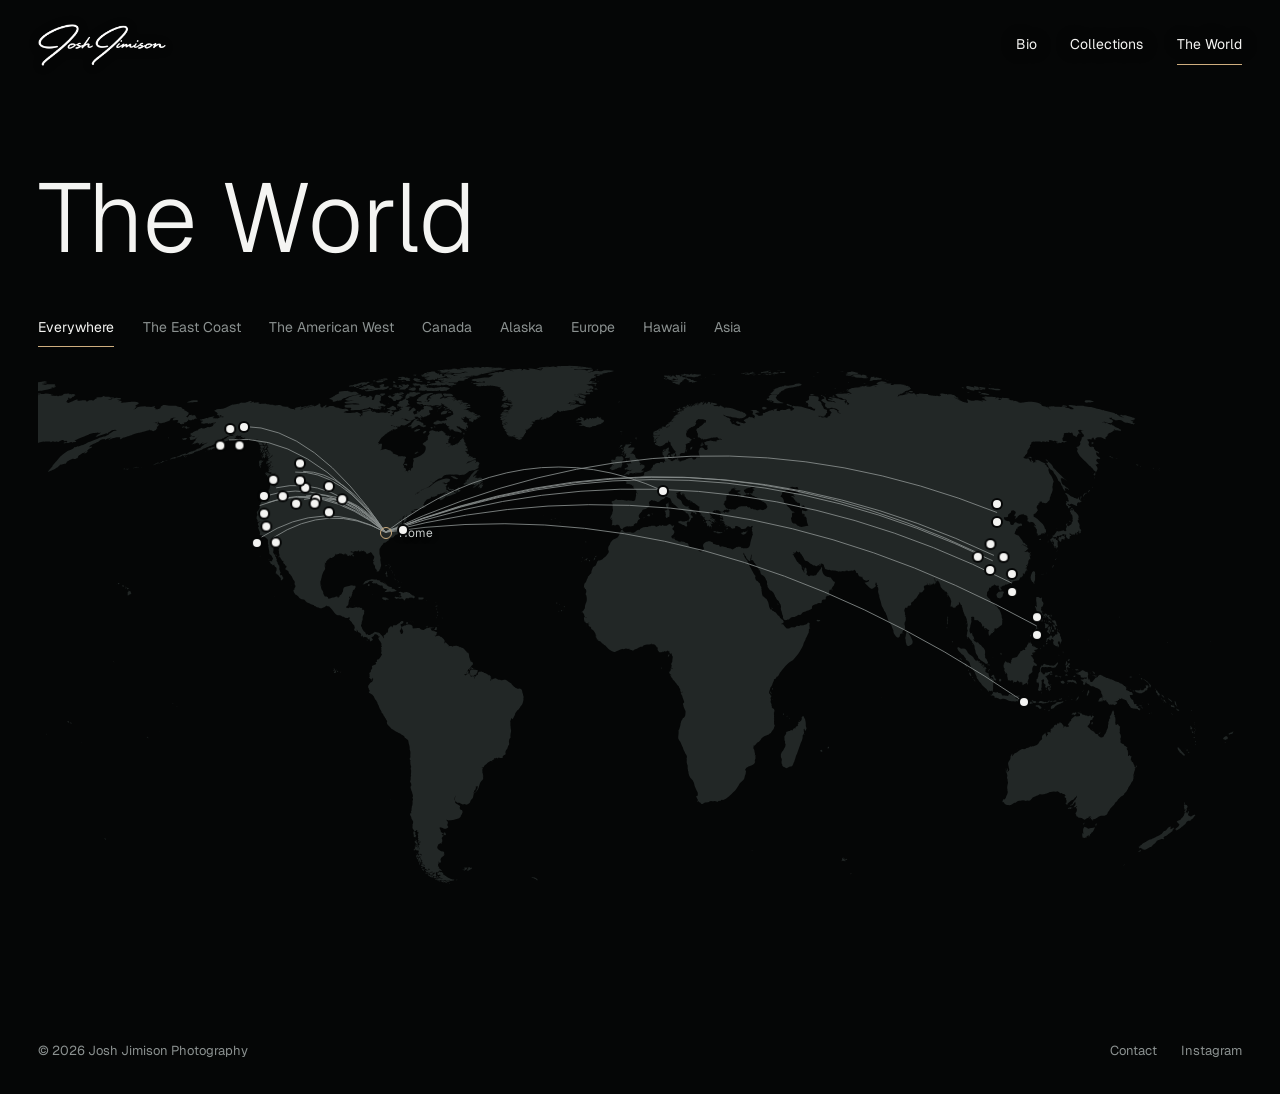
<file: world.html>
<!doctype html>
<html lang="en">
<head>
<meta charset="utf-8">
<meta name="viewport" content="width=device-width, initial-scale=1, viewport-fit=cover">
<title>The World · Josh Jimison Photography</title>
<meta name="description" content="A map of photographs by Josh Jimison, placed where each was made.">
<link rel="preconnect" href="https://fonts.googleapis.com">
<link rel="preconnect" href="https://fonts.gstatic.com" crossorigin>
<link rel="stylesheet" href="https://fonts.googleapis.com/css2?family=Geist+Mono:wght@400&family=Geist:wght@300;400;500&display=swap">
<link rel="stylesheet" href="assets/styles.css">
</head>
<body class="dark">
<header class="site-header wrap"><span class="logo-space" aria-hidden="true"></span><nav class="site-nav" aria-label="Main"><a href="bio.html">Bio</a><a href="collections.html">Collections</a><a href="world.html" aria-current="page">The World</a></nav></header><a class="logo" href="gallery.html" aria-label="Josh Jimison Photography, gallery"><span class="signature"><img class="sig-white" src="assets/signature-white.png" width="900" height="297" alt="" draggable="false"><img class="sig-black" src="assets/signature-black.png" width="900" height="297" alt="" draggable="false"></span></a>
<main><div class="world-head wrap"><h1 class="page-title">The World</h1></div>
<div class="atlas-views wrap" role="group" aria-label="Map view"><button type="button" data-vb="0 0 1000 443.6" aria-pressed="true">Everywhere</button><button type="button" data-vb="258.0 117.2 90.0 39.9" aria-pressed="false">The East Coast</button><button type="button" data-vb="117.8 77.3 191.5 85.0" aria-pressed="false">The American West</button><button type="button" data-vb="172.4 68.7 90.0 39.9" aria-pressed="false">Canada</button><button type="button" data-vb="119.9 36.7 90.0 39.9" aria-pressed="false">Alaska</button><button type="button" data-vb="474.3 84.5 90.0 39.9" aria-pressed="false">Europe</button><button type="button" data-vb="29.5 165.8 90.0 39.9" aria-pressed="false">Hawaii</button><button type="button" data-vb="487.7 59.6 638.1 283.1" aria-pressed="false">Asia</button></div>
<div class="world-map wrap"><div class="atlas" id="atlas" role="group" aria-label="World map with a dot for each photograph" style="aspect-ratio:1000 / 443.6">
<svg viewBox="0 0 1000 443.6" aria-hidden="true"><path class="atlas-land" d="M993.9 304.7l-.5 .4l-.4 .5l-.4 .3l-.2 .3l-.1 .4l.4-.4l.5-.3l0 .4l-.5 .2l-.4 .2l-.3 0l-.4-.2l-.8 .3l-.3 .3l-.5 .1l-.3-.1l-.1-.4l0-.4l.5-.1l.4-.3l.3-.2l.4-.1l.4-.1l.4-.1l.4-.3l.5-.2l.4 0l.6-.3zM895.1 291.1l-.1 .4l-.2 .3l-.1 .4l.4 .3l.3 .8l0 .7l.1 .8l-.1 .7l.1 .4l-.2 1l0 .4l.2 .9l0 .6l.5 .4l.4-.2l.4-.3l.7-.3l.3 .4l.1 .5l.6 .6l.4 .4l.5 .4l-.2 .5l0 .8l-.2 .5l.1 .7l0 .6l.1 .5l-.1 .6l-.2 .6l.1 .4l.3 .6l.2 .5l.4 .1l-.1 .5l.2 1l0 .8l-.4 1.1l-.2 .7l.3 1l.1 .6l-.2 .5l.2 .5l.2 .3l.5 .3l.3 .2l.5 .1l.2 .4l.4 .1l.4-.1l.2 .3l.1 .4l.3 .5l.4 .3l.4 .1l.7 .6l.4 .1l.5 .6l.2 .6l-.5 0l-.2 .3l.2 .5l.2 .4l.3 .4l.3 .5l0 .4l0 .7l.3 .4l-.1 .6l-.1 .8l0 .8l.1 .5l.4-.1l.2 .3l.2-.6l.2-.4l.4 .3l.1 .3l.4 .3l.3 .3l.2-.5l.4 .6l-.3 1l-.2 .9l-.1 .9l.2 .5l.2 .3l.3 .4l.5 .6l.5 .1l.3 .3l.3 1.2l.4 .6l.3 .4l0 .5l0 .4l.2 .4l.2 .2l.2 .5l-.2 .8l0 .5l.3 .3l-.6 1.2l-.5 2.2l-.3 .7l-.1 .7l.1 1.2l0 .4l-.1 .5l.1 .6l-.4 1l0 .4l-.3 .6l-.6 .6l-.6 .8l-.2 .7l-.7 1.3l-.3 .3l-.3 .5l-.9 1.3l-.2 .5l-.2 .6l-.3 .6l-.3 .4l-.3 .7l-.9 1.2l-1 .8l-.3 .7l-.4 .6l-.6 .4l-.4 .4l-.3 .2l-.6 .2l-.5 .3l-.6 .6l-.4 .4l-.3 .3l-.3 .3l-.2 .4l-.5 .2l-.1 .4l-.3 .4l-.3 .5l-.6 .6l-.6 .4l-.2 .3l-.3 .4l-.5 .8l-.3 .4l-.1 .4l-.4 .2l-.3 .3l-1.3 1.4l-.3 .3l-.5 .5l-.3 .4l-.3 .5l-.5 .8l-.3 .6l-.5 .5l-.3 .4l-.4 .8l-.1 .6l-.2 .3l-.4 .5l-.3 .1l-.4 .2l-.6 .4l-.8 .2l-.9 0l-1.8 .1l-.4 .1l-.7 .2l-.9 .4l-.8 .6l-2.1 1.4l-1.2 .1l-.3 0l-.4 .3l.2 .3l.3-.2l-.1 .5l-.3 .4l-.3-.4l-.2-.5l-.5 .3l0-.5l0-.3l-.4 0l-.4-.4l.4-.4l.3-.3l-.3-.3l-.4 .2l-.3 .3l-.8 .4l-.3-.6l.5 .1l.4-.3l.5-.6l-.1-.4l-1.4 .4l-.5 .2l.5 .1l-.3 .4l-.7 .2l-.7 .3l-1.1 .8l-.5 .2l-.4 .2l-.4-.2l-.5-.4l-.6-.2l-.3-.4l-.3-.2l-.8 0l-.5-.3l-.5-.1l-.5 .4l-.4-.1l-.2-.6l-.4-.3l-.9-.2l-.4-.4l-.1-.8l-.5-.9l-.1-.4l.2-.6l.3-.5l.4-.5l.2-1.2l0-.9l-.5-.9l-.3-.4l0-.4l.4-.1l.4 .2l.1-.4l.2-.3l-.6 0l-.5 .4l-.5 .1l-.8 .3l-.8 0l.3-.5l.3-.2l.3-.3l.7-.9l.3-.9l-.2-1l0-.5l-.1-.4l-.4 .5l-.4 .4l-.5 .9l-1 1.3l-.6 0l-.5 .2l-.4 .1l-.5 .1l.6-1.1l.6 0l.3 0l.4-.5l.3-.5l.1-.4l.1-.3l.2-.4l1-1.3l.5-.5l.6-.4l.1-.4l0-.5l.2-.3l.5-.4l.2-1l-.2-.7l-.1 .4l-.1 .4l-.5 .5l-.5 .4l-.4 .3l-.5 .8l-.6 .6l-.4 .3l-.5 .1l-.5 .3l-.5 .2l-.4 .3l-1.6 1.4l-.6 .5l-.4 .3l0 .9l-.5-.3l-.5 .3l-.2-.6l-.2-.4l-.5-.2l.3-.3l.4 .4l.2-.7l.1-.6l.1-.8l-.3-.6l-.2-.5l.2-.6l-.1-.3l-.3-.5l-.7-.1l-.2-.6l.1-.7l.4-.1l.2-.6l-.6-.4l-.2-.5l-.5-.2l-.4 0l-.5 0l-1-.8l-1.2 .2l-1.2-1l-.7-.5l-.6-.2l-.4 .2l-.7 .2l-1.7-.1l-1.5 .2l-1.1 .1l-.7 .1l-1.2 .6l-1.5 .6l-1.1 .3l-1.1 .3l-.7 .1l-.8 .1l-1.6-.2l-.6 .1l-1.2 .7l-.3 .2l-.6 .2l-1.6 .8l-.7 .2l-.4 .1l-.4 .2l-.5 .3l-.8 1.1l-.4 .4l-.8 .8l-.5 .3l-.4-.1l-.5 .3l-.2-.3l-.8 0l-1.8 .3l-.1-.4l-.8 0l-.8-.1l-1.6 .1l-.8 .2l-.4 .1l-.5-.1l-1 .2l-.4 .2l-.3 .2l-.8 .8l-.6 .3l-.4 0l-.5 .1l-1.3 .8l-1.3 .8l-.4 .1l-.4 .1l-.5 .1l-1.4-.1l-.7 0l-.8-.2l-.7-.4l-.5-.2l-.4-.9l-.3-.3l-.6-.4l-.5 .1l-.2-.2l.1-.4l.3-1.1l.4-.9l.3 .4l.5 0l.5-.4l.4-.5l.4-.6l.2-.6l.2-1.1l.3-.3l.3-.5l.5-1.7l.1-.6l-.3-1.3l0-1.1l-.2-.5l0-.8l.1-1.1l.1-.6l.2-1l.2-.6l.1-1.3l-.4-.8l.1-.7l0-.4l-.3-.8l-.3-.7l.3-1.7l0-.7l-.5-1.6l-.7-1.4l-.1-.6l.3-.1l.2-.4l.1 .4l.1 .8l0 .4l.4 .1l.3-.3l.2-.6l-.3-.3l-.2-.4l-.1-.7l-.1-.6l.2-.3l.4 .4l.1 .3l-.1 .6l-.1 .4l.5-.4l0 .8l.3 .4l.4-.3l.1-.5l.2-.5l.1-.4l-.4-1l-.2-1.2l-.2-.7l-.1-.9l-.2-.8l.1-.6l.1-.4l.4-.8l.3-.5l.7-1l.2-.4l.2-.9l.1-.3l-.1-.9l.5-1l.7-1.3l.5-.3l-.3 1.1l.1 .5l-.2 .5l.5-.2l.3-.3l.9-1.3l.3-.4l.5-.2l.9-.4l.9-.4l.4-.5l.6-.3l.4-.4l.4-.3l1.8-1l.3-.2l.4-.1l.4 .1l.4-.1l.4 .3l1.1-.3l.4-.2l.8-.5l.4-.1l.7-.2l.8-.2l1.2-.9l.6 .1l.6 .1l.6-.3l1.2-.1l.7-.3l1.3-.5l.4-.2l.5-.4l.6-.5l.5-.7l.4-.6l.2-.4l.3-.5l.3-.4l.7-.4l.8-.8l.3-.4l-.3-.2l0-.8l0-.6l.1-.3l.1-.4l.4-.6l.5-.5l.5-.4l.4-.2l.5-.8l.2-.4l.3 1l.1 .4l.3 .6l.2 .8l.2 .4l.1 .4l.3-1l0-.5l.5 .1l.2-.3l.2-.5l-.4-.4l-.4-.6l.4-.4l0-.6l.4-.1l.2 .6l.4-.3l.5 0l.4 .3l.4 0l.6 0l-.3-.2l-.4-.1l.1-.5l.5-.1l.1-.6l.2-.4l-.5 .6l0-.4l-.1-.8l.2-.4l.6-.2l.2-.4l.7 .3l.3-.3l-.4 0l-.1-.5l.4-.1l.2-.4l.4 .2l.4 .2l.1-.3l-.3-.3l-.1-.4l.3-.5l.2-.3l.5-.2l.3-.4l.2-.4l.1 .5l-.2 .4l.3-.3l.2 .3l.5-.1l.1-.4l.2-.5l.2-.3l-.1-.5l.3 .1l.1 .4l.5-.3l.4 .4l.3-.2l.4-.4l0-.6l.4-.1l.5 .4l.5 .2l.4 .3l.5 .5l.2 .4l.3 .6l.7 .7l-.1 .4l-.4 .8l-.1 .8l.2-.3l.2-.4l.1-.4l.5-.3l.3-.4l.5 0l1.1 .4l.2 .3l0 .4l.3-.7l.4 0l.4 .5l.2-.4l.5-.3l-.3-.4l.2-.4l-.5-.3l-.3-.3l.3-.6l.6-.6l.3-.4l.2-.3l.1-.5l.5-.5l.4-.1l.4-.3l-.1-.7l.2-.7l.4-.2l.3-.6l.5-.1l.2-.6l.4-.2l.3 .5l.1-.7l.4 0l0-.4l.6-.2l.2-.3l.1 .4l1 .3l.5-.2l.5 .2l.3-.2l.5 0l.5-.3l.4 0l0-.6l0-.4l.1-.3l-.4-.8l-.5-.1l-.4 .2l-.5-.5l-.3-.2l.4-.4l.4 .4l.3-.2l.9 .4l.3 .5l.5-.4l.5 .2l.1 .5l.7 .4l.4 .3l1 0l.6 .4l.6 .2l.5 .2l.6-.3l.3 .4l.4 .3l.5 .1l.4-.3l.6-.2l.4-.4l.6-.4l-.2 .4l-.1 .3l-.3 .4l.4 0l.4 .1l0 .4l.4 .4l.4-.5l0-.3l.5-.8l.4 .6l.2 .3l.5 0l.1 .4l-1.3 1.4l0 .4l-.4 1l-.4-.3l-.4 .2l-.7 .4l-.2 1l.1 .6l-.2 .4l-.3 .7l-.2 .3l-.9 1.1l-.5 .5l.1 .6l.9 .7l.3 .4l.6 .4l.1 .6l.4 .2l.4 .2l.2 .4l.6 .2l.4 .2l.5 .4l.6 .3l.4 .2l.4 .8l.4 .4l.4 .4l.7 .2l.8 .2l.5 .2l.2 .3l0 .5l.2 .5l.5 .2l.6 .5l.5 .2l.3 .3l.5 0l.9-.2l.4-.3l.6-.4l.3-.7l.3-.6l.9-1.2l.3-.6l.3-.7l.3-.5l0-.6l.4-.9l.6-1.3l.2-.5l0-.6l0-1.3l.2-.4l.2-.6l-.1-.4l-.1-.7l.3-.8l.2-.4l.2-.6l.1-1l.4-.4l.4-.1l.1-.6l-.3-.2l-.1-.6l.4-.9l.3-.3l.2-.3l.4-.8l.4-1.2l.2-1l.5-.2l.2-.3l.5-.3l0 .4l.3 .6l.1 .3l.1 .6l0 .4l-.1 .7l0 .6l.3 .3l.5 .1zM988.3 308.6l.2 .5l.4 .4l-.1 .6l-.1 .8l-.5 .1l-.4 0l-.6 .4l-.6 .1l-.4-.2l-.4-.1l-.4-.1l-.4-.2l0-.4l.1-.3l.3-.3l.2-.3l.4-.5l.4-.2l.6-.3l.9-.1l.4 .1zM947.4 317.9l.6 .1l.3 .3l.8 1l.3 .2l.3 .2l.3 .4l0 .5l.3 .3l.4 .4l.3 .4l.8 .6l.4 .5l.4 .6l.3 .2l.2 .2l0 .6l-.4 .3l-.3 0l-.5-.3l-.3-.2l-.6-.4l0-.4l-.4-.2l-.4-.4l-.7-.5l-.5-.3l-.4-.7l-.3-.4l-.4-.6l-.4-.6l-.2-.6l-.2-.5l.1-.4l-.3-.4l.5 .1zM854.8 250l.4 0l.1-.3l.2-.4l.4-.2l.1-.4l.1-.5l.6-.4l.7-.2l.1 .7l0 .8l-.5 .4l-.5 .3l-.2 .3l.4 .5l.5 .3l.3 .4l.1 .3l.3 .2l-.8-.2l-.6-.2l-.7-.2l-.5 .1l-.1 .4l.1 .5l.2 1.3l.3 .7l.4 .8l.3 .3l-.8-.4l-.5-.9l-.4-.4l-.2-.4l.1-.6l0-.4l0-.4l-.2-.4l-.2-.3l0-.4l0-.4l.2-.3l-.3-.3l-.3-.7l0-.3l.3-.7l.1-.6l.2-.6l.2-.4l.5-.6l.4-.2l-.4 .8l0 .4l.3 .4l.1 .4l0 .4l0 .4l-.4 .5l-.6 .5l0 .4zM669.3 410.6l1-.4l.1 .4l-.5 0l.1 .4l.6 0l.6-.3l.6 0l.3-.3l.4 .1l0 .4l-.3 .4l-.2 .2l-.4-.1l-.6-.1l-.4 .2l-.1 .4l.4 .2l.4-.3l.2 .3l-.3 .2l-.3 .1l-.4 0l-.3-.3l-.4 .2l-.6-.3l-.4-.1l-.3 .4l-.6 .1l-.1-.3l.3-.3l.1-.3l0-.5l.2-.3l0-.5l.3-.4l.4-.5l.4 .2l-.2 .4l-.3 .4l.3 .3zM618 6.7l-.8 0l-.5-.1l-.5-.2l.4-.1l.4-.2l.9 0l.5 0l.4 0l.1-.4l.5-.1l.4 0l.5 .1l.6 .1l.3 .3l-.4 .4l-.8 .1l-2 .1zM608.7 8l-1.1 0l-.6-.5l-.4-.2l.8-.1l1.8 0l1 .1l.6 .2l-1.5 .1l-.3 .2zM447.3 31l-.2 .4l-.8 .5l-.5 .3l-.4 .1l-.8-.3l-1 .1l-1.2 .1l-.5 .1l-.1-.4l.4-.1l.2-.4l.3-.3l.5 .1l.8 0l.8 0l.6-.1l1.1-.4l.4 .2l.4 .1zM942 282.5l.5 .5l1.1 0l.4 .3l.4 .5l.3 .3l0 .3l-.5 .2l-.4-.1l-.5-.2l-.8-.1l-.4 0l-.4-.5l-.2-.4l.1-.6l.2-.2zM824.8 225.6l-.2-.4l.2-.5l.5-.6l.5-.7l.4-.4l.3-.1l.8-1.1l.5-.6l.5-.8l.3-.3l.4-.7l.3-.2l.3-.5l.1-.4l-.2-.5l.1-.4l.3-1l.2 .4l.1 .4l.3 1.1l.2 .5l-.2 .4l-.4 .2l-.4 .3l-.1 .5l-.7 .4l-.5 .2l.1 .5l-.5 1.1l-.3 .5l-.6 .3l-.4 .6l-.1 .3l-.3 .3l-.3 .2l-.5 .3l-.2 .3l-.5 .4zM838.1 215.3l.4 .2l.6-.1l.3 .2l.4 0l.2 .3l0 .5l-.2 .5l-.5 .3l-.1 .5l-.3 .3l-.4 .3l-.8 .2l-.4 .4l-.2-.4l-.2-.4l0-.4l.2-.3l0-.4l-.1-.7l0-1.1l-.4-.3l0-.5l.3 .2l.6 .2l.3 .2l.3 .3zM840.7 223.5l-.3 .1l-.5-.9l-.6-.3l-.3-.2l-.5-.7l0-.4l.1-.4l.5-.1l.6-.3l-.1-.7l-.1-.3l-.1-.4l.2-.3l.1-.5l0-.4l.7-.4l.8 .3l.2 .3l-.1 .5l-.2 .7l-.2 .4l0 .6l-.3 .6l0 .7l0 .4l.5 .8l0 .4l-.2 .5zM844 216.2l.4 .1l.5-.2l.3 .4l.2 .4l0 .6l0 .5l.3 .3l.2 .3l.1 .5l.2 .3l-.3 .3l-.4-.4l.1 .6l.1 .5l-.3-.2l-.4-.1l0-.5l-.3-.5l.1-.8l-.2-.6l-.2-.3l-.5 .2l-.3-.8l-.2-.7l-.2-.4l.4 .1l.3 .2zM845.4 212.4l.2 .3l.1 .4l.4 .2l.1 .4l0 .5l.1 .6l.1 .4l.1 .4l.3 .5l0 .4l.4 .3l.1 .4l-.3-.3l-.6 0l-.3 0l-.5-.4l-.4-.3l-.3-.4l.1-.5l0-.5l-.5-.2l-.5-.6l-.4-.2l-.3-.2l-.2-.3l-.2-.5l-.2-.5l.8 .1l.8 0l.8-.2zM832.5 209.3l.5 0l.4 .2l.5 0l.4 .5l.3 .3l.3 .3l-.1 .5l.3 .9l-.2 .5l0 .3l-.3 .3l-.4 .2l-.2-.3l-.4-.3l-.2-.5l-.2-.4l-.3-.3l-.1-.5l-.3-.5l-.3-.3l-.3-.3l-.3-.3l0-.4l.7 .1zM932.3 274.2l-.1 .3l-.5 .1l-.4 .1l-.5-.2l-.4-.5l0-.7l-.5-.6l-.3-.4l-.4-.4l-.1-.5l.1-.9l.4-.1l.3 .1l.3 .2l.2 .5l.3 .5l.4 .7l.5 .3l.4 .5l.3 .6l0 .4zM924.5 268l-.5-.2l-.3-.7l.1-.4l-.1-.7l-.1-.5l-.7-1l-.4-.6l-.4-.1l-.4-.2l-.8-.8l-.5-.4l-.9-.6l-.6-.2l0-.4l.4 .1l.5 .3l.4 .3l.4 .2l.3 .2l.3 .3l.3 .3l.6 .2l.4 .5l.4 .4l1.8 1.9l.3 .4l-.1 .5l-.2 .6l-.2 .6zM883.6 279.3l-.7 .4l-.9-.1l-.8 .1l.1-.5l.5-1l.5-1l.6-.4l.3-.2l.7-.2l.6 0l.3 .4l.2 .6l-.3 .6l-.3 .6l-.6 .4zM860.3 261.9l.6 .3l.9 0l.7 .5l.2 .6l.2 .3l.3 .4l-.1 1.1l-.6-.4l-.6-.4l-.9-.5l-.5-.4l-.6-.1l-.3 .4l-.5-.1l-.7-.2l-.3 0l-.3-.3l-.3 .2l-.3 .3l-.4 .2l-.6-.7l-.4-.3l-.3 .5l-.2 .4l-.2-.5l.6-1.1l1.3-.3l.6 .1l.6-.1l.3 .3l.5-.1l.4-.4l.5 .1l.4 .2zM852.2 262.6l.5 .3l.2 .3l.3 .4l0 .8l-.4 .1l-.4 .3l-.4 .1l-.7-.1l-.4-.2l-.5-.3l-.4-.6l-.1-.8l.5-.1l1-.3l.7 0zM839.9 280.4l-.4 .1l-.5 .2l-.4 .1l-.4-.1l-1 .5l-.5 .1l-.4-.3l-.5 .3l-.4 0l-.4 .1l-.7-.3l-.6-.1l-.7 0l-.5-.1l-.6 .3l-.3-.6l.1-.4l.2-.5l.6-.1l.4-.3l.4-.1l.3 0l.4 0l.3 .2l.4 0l.3 .2l.8 .3l.4 .3l.5-.1l.4-.1l.4-.1l.4 .1l.5 .4l.5-.1l.3-.4l.7-.4l.5-.4l-.5-.1l.3-.3l.4 .2l0 .5l-.3 .3l-.2 .5zM832 282.8l.6 .4l.1 .5l.4 0l.3 .2l.4 .6l.3 .4l-.4 .6l-.4 .1l-.4 .2l-.5-.2l-.5-.4l-.3-.5l-.3-.1l-.5-.5l-.4 0l-1.1-.2l-.2-.4l.2-.5l.4-.2l.7 0l.5-.1l.5 .1l.4-.2zM827.4 279.4l.5-.1l.5 0l.2 .4l.3-.3l.4-.1l.3 .6l0 .4l.1 .4l-.4 .1l-.4-.1l0 .4l-.4-.1l-.6 .1l-.2-.4l-.5 .3l-.4 .1l-.6 .3l-.4 0l-.6 .2l-.5 .1l-.5 .1l-.6 .1l-.4-.3l0-.3l.1-.8l.1-.4l.7-.3l.3-.2l.5 .2l.6 0l.2 .3l.4 .6l.4 0l.4-.2l.4-.2l-.3-.4l-.8-.4l-.2-.5l.4-.3l.7 .1l.2 .5zM822.9 280.4l-.4 .6l-.4 .4l-.4-.1l-.6-.1l-.4-.2l.5-.1l.1-.5l0-.6l.5-.5l.5-.3l.7 .3l.2 .3l-.3 .8zM819.7 278.9l.6 .7l-.4 .4l-.6 .4l-.3 .4l-.3 .3l0-.5l-.2-.4l-.3-.2l-.2-.2l-.7-.2l-.2-.4l-.1-.4l.4 0l.6 .2l.5 0l.4-.4l.5 .2zM794.5 258l.3 .5l.2 1.2l.4 .9l1.2 .3l-.3 .3l-.3 .8l.1 .3l-.3 .2l-.4-.3l-.4-.2l-.3-.1l-.4-.1l-.2-.6l.1-.5l-.4-.6l0-.4l-.5-.3l-.7 .1l-.6-.3l.1-.4l.4-.1l.2-.4l.1-.4l.5-.3l.2 .5l.1-.5l.6-.1l.3 .3zM552 65.8l.4 0l1.2 .4l-.4 .2l-.3 .2l-.5 .3l-.5 0l-.5 .3l-.2 .5l-.4 .2l.3-.6l-.3-.3l-.4-.1l.2-.4l-.3-.3l.5 0l.4-.1l.5-.2zM541.3 11.5l.9 .1l.4 .4l.2 .4l.9 0l.4-.1l.8 .2l-.4 .2l.4 .4l.8 .2l.4 0l.6-.1l.7 .2l.7 .1l-1.4 .3l-.3 .2l-.4 .3l-.4 .1l-.8 0l-.4 .2l-.6 .1l-.3-.4l.4-.1l-.5-.2l-.3 .1l-.4 .1l-.4 0l-1.5 .1l-.4-.3l.6-.1l.2-.4l.5-.3l-.9-.3l-.3-.1l-.4-.2l-.7-.4l-.4-.2l-.3-.2l1.6-.2l.7-.1zM615.5 6.4l.1 .4l-.5 .1l-.7 .2l-.3 .2l-.7 0l-.9-.1l-.6 .1l-.5 0l-.7-.2l-.2-.4l.4-.3l.7 0l.4 .1l.4 0l.6-.1l.9 0l.4-.1l.5 0l.5 0zM588.1 6.4l.9 .1l.6-.1l.4 .1l.6 .2l-1.1 .1l-.6-.2l-.5 .1l-.5 .2l-.9 .1l-.4 .3l-.4 0l-.4-.2l-.7 0l-.5-.1l-.4-.1l-.5 0l.3-.1l2.2-.2l.8 0l.4-.1l.6-.1zM593.3 6.2l1 0l1.4 .4l.5 .1l-.9 .2l-1.5 .2l-.8 .1l-.3 .2l-1.3 .1l-.3 .1l.5 .1l.2 .2l-.8-.1l-.7 .2l-.3 .1l-.4 0l.3-.3l-.7-.1l-.3 .1l-.8 .1l-.4-.2l-.4-.1l1.2-.3l.4-.1l.5-.1l.5 0l.5-.1l.3 .1l.9 0l-.1-.4l.4-.3l1.1-.2zM605.9 35.7l0 .4l-.3-.2l-.3 .2l-.4 .5l-.9 .3l-.5 0l-.5 .1l-.6-.2l-.4-.4l-.2-.4l-.1-.5l.5-.4l.4-.2l.8-.1l1.8 .6l.4 .1zM626.5 33.7l.2 .4l-.4 .3l-.4-.1l-.5 .1l-.4-.1l-.4-.4l-.5-.1l-.4 0l-1-.4l-.4-.3l-.3-.3l.3-.2l.6-.3l.7 .3l.6 .3l1.1 .3l.5 .3l.5 .1zM643.5 25.3l-.6 .1l-.5 0l-.4-.1l0-.3l-.3-.4l.6-.3l1.1-.1l.5 .1l.5 .3l.7 .2l.2 .3l-.6 0l-.8 .1l-.4 .1zM674.8 9l-.4 0l-.6 0l-1.1-.2l-.7-.1l-.6-.2l.2-.3l.7 0l.8 0l.9 .1l1.8 .1l.6 .1l-.5 .3l-.7 .2l-.4 0zM727.1 21.9l0 .4l-.4 .4l-1.4-.1l-.7-.2l-.7-.2l-.4-.2l.7 0l-.1-.3l2 0l.8 .1zM783.7 22.9l-.8 .3l-.9-.3l-.7-.4l.4-.2l.8-.1l.5 .1l.3 .2l.3 .3zM562.2 138.1l.5 0l.3-.2l0 .3l.3 .1l.2 .3l.6 0l.4-.2l.8 .1l.8 .2l.4 .1l.7-.1l0 .5l.5 0l.3-.1l.4 0l.2-.3l.1 .5l-.1 .3l-.5 .1l-.6 0l-.5 .1l-1.1 .1l-1 .1l-.2-.4l-.5-.2l-.3-.1l-1.2-.2l-.8-.1l-.4-.2l0-.4l0-.3l.4-.1l.3 .1zM560.3 127l.1 .4l.5 .2l.6 .3l.6 0l.3 .5l.1 .6l.2 .4l.5 .2l.3 .4l-.4 .1l-.6-.4l-.2-.4l-.2-.3l-.5-.2l-.6-.1l-.1-.4l-.3-.2l-.4-.4l-.3-.2l-.6-.2l-.4 .1l.7-.5l.4-.1l.3 .2zM589.9 137.9l-1.2 .9l0 .5l.2 .3l-.5 .3l-.7 .5l-.6 .3l-.4 .1l-.2 .3l-.5-.2l-.4 0l-.5-.2l-.3-.2l-.3-.6l-.1-.4l.5 0l.4-.3l.6 0l.1-.7l.5 .1l.5 .1l.4 0l.4-.1l1.1-.3l.3-.3l.6-.2l.3-.2zM544.1 68.1l-.3 .3l-.3 .8l.3 .2l-.3 .3l-.5 .3l-.3 .4l-.2 .4l0-.4l-.3-.4l-.1-.4l-.1-.6l.3-.3l.3-.3l.3-.3l.4 0l.4-.2l.4 .2zM529.5 74.3l-.1 .4l-.5 .2l-.2 .3l.4 .3l-.1 .4l-.5 .2l-.1 .3l.1 .5l-.5 .4l-.3-.4l-.1-.4l-.2-.4l-.4-.1l-.4 0l-.3-.3l0-.5l-.2-.3l-.3-.2l.5-.3l.6-.4l.3-.2l.2 .3l.3 .4l.2-.3l0-.4l.3-.3l.4-.2l.5 0l.3 .1l0 .5l.1 .4zM525 74.8l.2 .5l.3 .4l0 .3l-.5 .5l-.4 0l-.4-.1l-.7-.2l-.3-.6l0-.5l1-.3l.3 .2l.4-.2zM508.1 124.4l.5 0l.3 .2l-.3 .5l-.3 .5l-.4 .3l-.4-.2l-.4-.1l-.2-.5l-.5 .3l-.3-.4l1-.9l1-.3l.1 .3zM129 29.4l.4 0l.4-.1l.5 0l.7-.1l.5 .1l.7 .1l.4 .2l.2 .3l.3 .2l-.3 .3l-1 .3l-.5 0l-1.1 .1l-1.6 .2l-.6 .1l-.5-.2l-.4 0l-1.1 .2l-1.1 .1l-.8 .1l.2-.5l.4-.2l.6-.2l1.4-.4l1-.4l.5 0l.5-.2zM871 29.4l.5-.1l.6 0l.5-.1l.6 .1l1 .1l.7 .2l.5 .1l.3 .1l.5 .1l.7 .2l.4 .2l-.1 .4l-.4 0l-.9 .1l-1 .2l-.5 .1l-.8-.2l-.7 0l-.4 .2l-.9 .1l-.4 .1l-1.1-.5l-.3-.2l.4-.6l.2-.4l.4-.2zM357.9 417.3l.4 .2l.4-.1l.4 .2l-.2 .4l.6 .2l-.1-.3l.7-.3l.5 .5l-.3 .2l.4 .1l-.4 .3l-.4 .3l-1.1 .3l.3 .5l-1.3-.2l.3 .5l-.4 0l-.2 .4l-.4-.2l-.4-.3l.1-.5l.4-.6l.4-.3l-.1-.3l.3-.7zM412 425.9l.4 0l.4 .1l.4 .2l.5 .4l.3 0l.4 .2l.3 .6l.4 0l.1 .4l0 .4l-.5 .1l-.3-.3l-.6-.6l-.5-.2l-.5-.3l-.4-.2l-.4-.2l-.9-.4l-.5 0l-.6-.3l.9-.1l.4-.1l.4 .3zM313.9 392.4l-.6 0l-.6-.1l-.4-.2l0-.6l0-.6l-.1-.9l-.2-.4l0-.5l-.1-.3l.1-.4l0-.7l.7 0l.5 .1l.3 .4l.1 .4l.2 .4l-.2 .3l-.1 .4l-.4 .3l.4 .3l.4 .2l.2 .3l.3 .3l-.2 .4l-.4 .3l.1 .4zM354.6 417.9l.3 0l.5-.2l.4 .1l.6-.1l.4-.1l.1 .4l-.3 .4l-.4 .5l-.3 .6l-.5 0l-.3 .3l-.3 .2l-.5 .1l-.4-.1l-.4-.3l.4-.3l.4 0l.2-.2l.4-.3l-.6-.1l.4-.3l-.4-.4l-.3-.2l-.2-.3l.3 .1l.5 .2zM317.8 410.7l.2 .5l.1 .4l.1 .6l.3 .5l0 .4l-.3 .3l-.4-.3l-.1-.3l-.2-.3l0-.4l-.1-.3l-.4 .1l.2 .7l-.3 .3l-.8-.3l-.4-.2l.5-.2l0-.4l-.4-.3l.1-.4l.6 0l-.5-.4l.3-.4l.1-.4l0-.5l.3-.1l.5 .2l.6 1.2zM317.2 396.9l-.6 .3l-.5-.3l-.2-.4l.2-.3l0-.5l.6 0l.5 .2l.3 .3l-.2 .5zM348.8 94.8l-1.1 .1l-.7-.2l-.6-.1l-.5-.2l-1.2-.5l-.1-.4l-.4-.4l-1.2-.6l.3-.3l.6 0l.8 .2l1.1 .2l.4 .1l.5 .2l.5 .3l1 .7l.7 .3l.2 .5zM347.9 104.7l.4-.1l-.3 .3l-.3 .4l.4 0l.5 0l.8-.6l-.6 .1l.5-.4l.3-.5l.3-.2l.3 .2l.7 0l.1 .5l0 .3l-.5 .2l-.3 .2l-.3 .3l-.5 .2l-.8 .2l-.4 0l-.6 .1l-.4 0l-.3-.3l0-.9l.1-.3l.3-.4l.3-.2l1.1-1.3l.4-.5l.4-.2l.4-.3l.3-.1l.2 .7l-.2 .5l-.4 .6l-.2 .4l-.2 .4l-.5 .3l-.5 .1l-.5 .3zM121 51.2l.5 .1l.7 0l.6-.2l.7-.1l.4 .2l-.2 .4l.4 .2l.5 .2l.5 0l.5 0l.5 .2l-.4 .2l-.9 .1l-.6 .1l-.4 .1l-.4 .2l-.4 .2l.1-.3l-.5-.3l-.2-.5l-.6-.2l-.5 0l-.4 0l-.3 .2l-.4 .1l-.5-.1l0-.3l.4-.3l.5-.4l.4 .2zM123.2 60.6l.5 .1l0 .4l-.4 .3l-.1 .4l-.6 .3l-.4 0l-.5 .1l-.3 .2l-.8-.3l-.5-.3l-.4-.3l.3-.4l1.1 0l.4-.2l.5-.2l.4-.1l.6 0zM114.5 76.7l-.2 .5l.3 .3l-.5 0l-.6 .2l-1.4 .1l-.5 .1l-.5 .3l-.4 .2l-.3 .1l-.5-.1l.1-.4l.7-.3l1-.7l.4-.1l.8-.1l.8-.3l.7 0zM288.8 193.3l.7 .2l.5 .3l1.2 .5l.2 .6l-.2 .2l-.6 .1l-.4-.2l-.3-.2l-.3 .3l-.4 .1l-.5 .5l-.4-.4l-.8-.1l-.5-.4l-.3-.2l-.1-.4l-.7-.1l0-.5l.3-.3l.6-.1l.3-.1l1.2 .1l.5 .1zM319.2 193.3l.7 0l.7 .2l0 .5l-.5 .3l-.6 .5l-.4 .1l-.5 0l-.6-.1l-.7 0l-.3 .1l-.7 0l0-.6l-.1-.5l0-.3l.2-.4l1 .1l1.7 0zM146.5 68.2l.5-.1l.5 0l-.2 .3l.2 .4l-.5 .4l-.7 0l-.4-.1l-.5 .1l.5 .1l-.2 .3l-.4 .1l-.3 .1l-.9 .2l-.5 .1l-.3 .2l-.7 .2l-.5 .6l-.7 .2l.9-.6l-.3-.2l-.3-.3l-.4 .1l.2 .3l-.4 .3l-.3-.4l.3-.5l0-.4l.4-.3l.6-.3l.4-.1l.4-.2l.4 0l.1 .3l-.2 .6l.6-.8l.4-.1l-.1-.3l.4-.3l.3-.1l.1 .4l.3-.1l.4 0l.3-.2l.4-.4l.4 .1l-.2 .4zM149 66.6l.4-.2l.3 .1l0 .4l-.3 .2l-.3-.2l-.3 .2l-.4 .2l-.6 0l-.4 .3l-.5 .1l-.7-.2l.9-.6l.5-.1l.4 0l.1-.3l.6-.2l.3 .2zM192.2 75.2l-.3 .3l-.4 .3l-.4 .2l-.4-.2l.2-.4l-.3 .2l-.4 .1l-.3 .3l0-.4l.5-.5l.4-.2l.6-.8l1.1-.3l.2 .6l-.3 .5zM188 72.6l.4 .1l.4 0l0 .3l-.3 .3l.6 .3l.2 .5l-.1 .5l.1 .4l-.5-.1l-.3 .2l.5 .3l-.2 .5l.4 .1l-.4 .5l-.2 .4l-.5 .6l-.3 0l0-.6l-.4-.1l.1-.5l-.3 .3l-.2-.5l-.1-.4l.4-.2l0-.4l.3-.2l-.5-.1l-.4-.3l-.2-.2l.3-.2l.7 0l.3-.2l-.5-.3l-.5 .2l.5-.5l.3-.2l.2-.4zM189.9 70.6l.4 0l.3 .2l-.3 .5l-.2 .3l-.4 0l-.1-.5l-.1 .5l-.1 .3l-.3 .3l-.4 0l-.6 0l.2-.4l.2-.3l.2-.5l-.2-.4l.4-.2l.3 0l.7 .2zM186.9 69.6l-.1 .6l-.3 .9l-.2 .4l-.2 .3l-.3 .3l-.4 .6l-.3 .3l-.2-.3l.1-.4l.1-.4l.5-.3l-.3 0l0-.4l-.4 0l.3-.4l.5-.3l-.1-.4l-.8 .3l-.6 .2l.3-.3l.2-.4l.2-.2l.5-.1l.3-.2l.4-.3l.4-.1l.2 .3zM189.4 67.2l.6 0l.4 0l0 .5l0 .3l-.1 .5l-.2-.3l.1-.5l-.5 .3l.1 .5l0 .4l-.3 .4l-.2 .3l-.5 .1l-.7 .5l-.6 .3l-.1-.5l.8-.6l.1-.5l.1-.5l.5-.7l.2-.5l0-.3l.3 .3zM187.2 66.9l0 .4l-.4 .2l.8-.2l.6 .1l.3 .2l-.5 .6l-.4 .1l-.6 0l.7 .2l0 .4l-.4 .3l-.5-.3l-.4-.2l-.4 .1l-.3 .4l-.7 .1l.1-.7l-.3-.5l-.2-.4l.3-.2l.6-.3l.3-.2l.1 .4l.3-.3l.4-.1l.5-.1zM192.7 82.9l-.5 1l-.2 .3l-.3 .2l-.3 .4l0-.4l.2-.4l.3-.5l-.3 .2l-.3-.2l.1-.4l0-.4l.3-.2l.4-.5l.5 0l.3 .4l-.2 .5zM185.4 79.3l.7 .1l.1 .4l-.3 .4l-1.2 .4l.9 0l.3-.3l.3-.3l.2-.4l.5 0l.4-.1l.4-.2l-.2 .3l-.7 .6l-.4 .4l-.4 .3l-.4 .7l-.5 .3l-.9 .3l-.4-.1l-.3-.3l.3-.2l.4 .1l-.2-.4l-.4-.1l.1-.4l0-.4l.2-.5l.6-.7l.3 .1l.6 0zM185.6 82.1l0 .6l-.3 .3l-.4 .1l-.4 0l.3 .4l.5 .2l-.4 .2l0 .5l.3 .1l-.3 .3l.4 .1l-.5 .4l-.3-.2l0-.5l-.3-.5l-.3-.6l-.1-.4l.4-.2l-.5-.4l.4-.2l.5 0l.5-.2l.3-.1zM341.6 103.1l.4-.3l.3 0l.4 .1l.5 .3l.4 0l.7-.1l.7-.1l.7 0l.3 .2l-.5 .2l-.4 .3l-.6 .2l-.2 .6l-.5 .2l-.3-.4l0-.4l0-.4l-.4 .3l-.4 .1l-.8 0l-.3-.3l-.2-.3l-.4 0l-.1-.5l-.6-.3l.2-.4l.4-.4l.7-.5l-.1 .5l-.4 .4l.4 .4l-.1 .4zM315 120.5l.6-.1l.4-.1l.4 0l-1 .5l-.6 .2l-.4 .1l-1.4 .5l-1.1 .1l-.4 .1l-.4 0l.3-.2l-.3 .2l0-.5l.6-.3l.3-.2l.5-.1l.5 0l.5-.1l.7 0l.5-.1l.8-.4l-.5 .4zM921.6 266.5l.6-.3l.5 .4l.1 .5l.1 .5l-.2 .6l-.2 .4l-.7 .2l-.1 .4l.2 .3l.2 .4l-.2 .3l-.4 .2l-.7 .1l-.5 0l-.1 .4l-.5 .5l-.3 .3l-.4 .3l-.5 0l-.3 .2l-.3 .2l-.3 .2l-.4 .2l-.8 .1l-.9 0l-.6 0l-.4-.5l-.6-.2l-.4 .2l-.8-.7l-.5-.3l-.6-.2l-.1-.7l.6-.1l.4-.1l.8 0l.3 .1l.4 .2l.6 0l.5-.2l.5 0l.4-.2l.2-1l.1-.3l.3 .1l-.2 .3l-.1 .4l.1 .4l.2 .3l.6-.1l.6 .1l.5-.1l.4-.2l.3-.3l.1-.4l.2-.3l.6-.5l.7-.1l.3-.5l0-.4l-.3-1l.1-.4l.7 0l.2 .3zM852.4 279.8l-.5 .5l-.6 .4l-.4 .1l-.3 .1l-.5 .4l-.7 .2l-.5 .3l-.4 .2l-.6 .1l-.9 .4l-.6 .4l-.7 .5l-.5 .7l-.4 .4l-.3 .3l-.3 .3l-.5 .3l-.4 0l-.6 .4l-.4 .1l-.5-.1l0-.4l.2-.3l-.3-.2l.2-.6l.1-.4l.7-.8l.3-.3l.6-.4l1.1-.3l.4-.3l.5-.3l.4-.3l.3-.5l.6-.4l1.4-.3l1 0l1-.1l.6-.1l.3-.2l.4-.2l.6 .2zM870.4 384.2l.5-.1l.3 .3l.5 .3l.8 .6l.5 .1l.7-.1l.5-.2l.3 0l.5-.2l.6-.1l.4 0l.7-.3l.6 0l.5-.3l.5 .2l-.2 .9l-.2 .3l-.2 .4l-.2 .4l-.3 .6l-.3 .5l-.2 .4l-.2 .3l-.1 .4l-.2 .3l.1-.4l.1-.3l-.4 .1l-.3 .3l-.3 .3l-.3 .6l-.5 .4l-.4 .8l-.2 .5l-.3 .6l-.4 .1l-.2-.6l.3 0l.1-.4l-.4 0l-.2 .4l-.2-.4l-.3 .3l-.2 .2l-.3 .3l-.4 .4l-.3-.3l0 .4l-.3 .3l-.4 .4l-.4 .3l-.4 0l-.3-.3l-.3 0l-.6 0l-.4 .1l.1-.4l.4-.2l-.5-.2l-.1-.7l-.1-.3l0-1.4l.4-1l.2 .4l0 .5l.4-.4l-.2-.5l0-.4l-.1-.9l0-.6l0-.7l.2-.7l.1-.4l.6-.9l.2-.4l.7 .4zM678.7 5.9l.5 .2l1.8 .3l.5 0l.5 .2l-.9 .2l.2 .4l.5 .3l.4 .1l-2.5 .3l-1.7 0l-.4 .1l-.6 .1l-.7 .2l-.4 0l-1.4-.2l-1.7-.2l-.7-.2l-.6 0l-.4-.2l.5-.3l.6 0l.5-.1l.4-.4l.3-.2l-.9 .1l-.4-.1l.4-.3l.5-.2l.5 0l.4-.1l.4 0l.4-.1l.4 0l.4 0l.2-.3l1.2 0l.5 .1l.4 .1l.8 .1zM683.1 7.9l.6 .2l.4 .1l-.3 .4l.3 .2l.4-.3l.4 .1l.1-.4l.6 0l.9 0l.5 .2l.5 .1l.6 .1l.4 .2l-.1 .3l.2 .3l.2 .3l-.3 .2l-.5 0l.4 .2l.6 .2l.5 0l.6 .3l-.4 .3l-1.3 .1l-.7 .1l-.7-.1l-.7 0l-1-.1l-.7-.2l-.4-.1l-.7 0l-1.2 0l-.8-.2l-.6 .1l-.7-.1l-.4-.1l-.5-.2l-.5-.2l-.4-.3l-1-.1l-.6 0l-.4 0l-.4-.1l.3-.3l.7-.1l.5-.3l.4-.4l.3-.2l.7 .1l.9-.2l.6 .1l.5-.1l1.2-.1l.8 0zM695.1 10l.1 .3l0 .6l.4-.2l.4-.2l.5-.2l.4-.1l.5 .1l.6 .3l.7 0l.3 .3l.5 .1l.4-.1l.6 .1l.4 .2l.5 .3l-.4 .6l-.6 0l-.4 .1l-.9 .1l-1.4 0l-.3 .2l-1.1 0l-.9 0l-1 0l-.9 .3l-.7 .2l-.4 .1l-.7-.1l-.6-.1l.2-.4l.5-.4l-.1-.4l-.1-.4l.3-.2l.5 0l-.3-.3l0-.4l.5-.4l.2-.3l.6 .3l.5 0l-.4-.3l1.1 0l.6 .1zM776.4 18.3l.4 0l.9 .3l.3 .2l.5 0l-.3-.4l-.4-.4l.3-.3l.8-.1l.7 .2l1.3 .3l.5 .1l.6 .1l.6 0l.6-.1l4.2 .7l.4 .1l-.6 .1l-.2 .4l.6 .2l-.4 .4l-.6 .2l-.9-.1l-.5 0l-.5-.1l-.8-.3l-.4-.1l-.4-.2l-.4-.3l0-.4l-.3-.2l-.8 0l-.4 0l.4 .6l.6 .3l1.3 .5l.9 .2l.6 .3l-.4 .2l-.4 .1l-.5 0l-.3-.2l-.4-.1l-.3-.1l-.5 0l-.7 .2l-1.1 .1l-.7 .1l-.7-.2l-.7-.1l0 .5l-.4 .3l-.6-.2l-1.8-.2l-.6-.2l-.8-.3l-.6-.2l-.7-.1l-.7-.3l-.4-.2l.4-.1l-.5-.5l-.5-.5l.8 0l-.4-.2l-.4-.2l.6-.3l.6-.3l.5-.1l.5 .1l.4 .1l1.1 .2l.6 .2l1 .3zM786.3 23.2l.6 .1l.6 .2l2.1 .6l.6 .2l.6 .6l-.5 .1l-.8-.1l-.5 0l-.5 0l-.5-.1l-1.2-.1l-1-.2l-1.1-.1l-.7 0l-.5 .2l-.5 0l-.4-.2l.4 0l.5 0l.4-.1l.2-.4l-.1-.4l.4-.2l.9-.1l.5 0l.5 0zM791.1 19.4l.5 .1l.6-.2l2 0l.4 .2l.5 .3l.6 0l1.4 0l1 0l.6 .2l.3 0l.5 .1l.6 .4l-.4 .2l-.8 .2l-.4 .1l-1.1 0l-1.5-.1l-.5-.1l-1.1-.2l-1.1-.2l-.9-.2l-.6-.1l-1.4-.2l-.3-.5l-.2-.4l.8 .1l.5 .3zM953.1 365.4l.4-.2l.6 .4l.4 .1l.5 .3l-.2 .4l.5 0l.1 .4l0 .7l-.3 .2l0 .4l-.5 0l.1 .3l0 .4l.1 1l-.3 .4l-.2 .6l-.5 .5l.2 .4l.3 0l.5 .2l-.1 .6l.4 .2l.3-.5l.2-.6l.2-.4l.1-.4l.1-.4l.3 .8l.2 .4l-.4 1.1l-.3 .7l.2 .4l-.3 .2l.2 .2l.8 .5l1.2 .5l.4 0l.4-.1l.3-.2l.4-.3l.4-.3l.7-.3l.4-.2l.6 .1l.4 .3l-.5 .6l-.3 .3l-.6 .8l-.5 .8l-.4 .3l-.3 .3l-.4 .2l-.7 .5l-.4 .5l-.1 .4l-.3 .3l-.1-.4l-.6-.1l-.7 .1l-.5 .3l-.4 .2l-.4 .3l-.3 .4l-.2 .4l-.6 1l-.8 .8l-.3 .2l-.3 .2l-.5 .5l-.6 .4l-.5 .3l-.4 .3l-.3 .4l-.7 .5l-.3 .3l-.4 .3l-.6 .3l-.6 .3l-.8 .4l-.5 .2l0-.5l-.7 0l.2-.5l-.4 .1l.8-.8l.9-.7l.8-.7l.3-.4l.6-.7l.1-.6l-.1-.5l-.3-.3l-.5-.1l-.2-.6l-.4-.2l-.5-.2l-.1-.4l.2-.4l.3-.3l.9-.4l.7-.2l.5-.2l.4-.2l.6-.8l.4-.6l.6-.6l.5-.4l.3-.7l.4-.2l.1-.5l.1-.5l.2-.4l0-.4l.1-.6l.2 .4l.4-.3l.3-.1l-.1-.5l-.3 .1l-.5-.1l.1-.5l0-.9l.3 .3l.3-.2l0-.5l.3-.3l-.2-.4l-.5-.1l.1-.7l-.2 .4l0 .4l.1 .4l-.3 .4l0-.5l-.3-2.3l.3-.2l.4-.3l-.4 .1l-.2 .2l-.1-.3l-.2-.4l.3-.4l.2-.4l0-.3l-.2-.9l-.1-.6l.4-.1l.5 0l-.4 .4l.1 .3l0 .5l0 .5zM941.1 385.8l.7-.2l.4-.2l.4-.2l.6-.4l.5-.1l-.2 .4l-.4 .4l-.3 .3l.5-.3l.3-.3l.3-.3l.4 0l-.1 .4l-.5 .3l.5-.2l.4-.2l-.5 .5l-.5 .2l-.4 .4l-.1 .4l-.4 .3l.4 .3l-.4 .3l-.8 .5l-.3 .2l-.3 .2l-.4 .5l-1.1 .6l-1.4 1.2l-.6 .4l-.5 .3l-.6 .2l-.4 .2l-.4 .2l-.3 .5l-.4 .1l.4 .1l-.2 .5l.6 .1l-.2 .4l-.3 .3l-.4 0l-.3-.2l-.5 0l-.4 0l-.4 0l-.2-.4l0 .4l-.4 .4l-.4 .1l-.5 .2l-.4 .2l-.5 0l-.5 .3l-.5 .2l-.6 .8l-.2 .3l-.4 .5l-.5 .5l-.3 0l0 .4l-.6 .3l-.7 .7l-.5 .5l-.7 .5l-.1 .5l-.4 .2l-.8 .1l-.3 .2l-.4 .3l-.3 .2l-1.1 .6l-.7 .4l-.4 .2l-1 .3l-.6 0l-.5-.2l-.6 .1l-.4 0l0-.5l-.4-.3l-.5 .1l-.1-.5l-.3-.2l-.5 .2l-.8 .1l-.6-.1l.8-.8l-.7 .3l.3-.4l-.4 .1l0-.4l1-.2l.3-.1l-.1-.3l.7-.4l-.7 .1l.4-.5l.4 0l.2-.3l.4 .3l.2-.3l-.1-.4l.6-.4l.3-.3l.9-.4l-.2 .4l.2-.3l.3-.3l.8-.4l.3-.1l.4-.3l.7-.5l.7-.4l.8-.5l.3-.1l.6-.2l.3 0l.7-.3l.4 .1l.3-.4l.6-.3l.6-.2l.4-.1l.4-.2l.4-.3l.6-.3l.4-.3l.6-.3l.3 .1l.3-.4l.4 0l.3-.3l.5-.2l.4-.2l.6-.4l-.3 .5l.3-.3l.2-.3l.8-.6l.4-.1l.2-.5l.4-.4l.3-.4l.3-.3l.6-.6l.5-.1l.6-.3l.6-.4l.3-.3l.7-.8l.6-.8l.7-.6l.8-.4l.7-.4l.5 0l-.4 .1l-.3 .4l.1 .5l.2 .4l-.2 .4l-.2 .4zM848.6 222.7l.5 .2l.1 .4l.3 .6l0 .7l-.3 .3l.4 .3l.3 .7l.3 .4l0 .9l.2 .5l.2 .3l.1 .4l.1 .7l-.1 .5l-.3 .5l-.3 .5l-.2 .4l0 .8l0 .6l-.3-.6l-.1-.8l-.1-.3l-.2-.3l-.3-.6l-.3-.7l-.3 .2l-.1 .5l-.3 .3l-.2 .4l-.1 .3l.1 .6l.4 .4l.4 .9l0 .8l-.1 .3l-.4 .7l-.3 .2l-.3-.5l0-.6l-.1-.4l-.4 .5l-.4 .1l-.9-.4l-.6-.4l-.6-.4l-.4-.5l-.1-.4l0-.4l-.2-.7l-.1-.4l.2-.4l.3-.3l.1-.4l-.1-.3l-.4-.5l-.3-.3l-.6-.2l-.3-.3l-.4 .1l0 .4l-.2 .9l-.3-.2l-.3-.2l-.2-.3l-.4 .2l-.4 .1l-.2-.6l-.5-.2l-.3 .3l-.1 .4l-.3 .7l-.1 .5l-.2 .6l-.2 .3l-.4-.2l-.2-.4l.1-.4l.3-.5l.1-.9l0-.5l.3-.5l.2-.2l.7-.2l.6-.2l.5-.2l0-.5l.2-.4l.5-.2l.4-.5l.3 .2l.7 .3l.2 .4l.1 .8l-.3 .4l.5-.2l.6-.3l.3-.6l.1-.4l.3-.3l.5 .3l.3-.6l.1-.5l.2-.4l.5 .3l.3-.1l.2-.3l.4 .1l.4-.5l-.2-.4l-.3-1.3l.2-.3l.4 .3l.7 .5l.2 .3l.2 .3zM830.9 192.8l.5 .1l1 .6l.4 .2l.4 .1l.5-.1l.2-.5l.3 .1l.2 .4l-.1 .5l0 1.3l.2 .6l.2 .5l.4 .3l.2 .3l.2 .3l.1 .5l0 .6l-.4 1.2l-.1 .8l-.4 .1l-.5 .3l-.4 .4l0 .5l.1 .4l-.2 .5l-.2 .4l.2 .5l.4 .7l.4 .7l0 .4l.1 .6l.4 .8l.2 .4l.4 .3l.4 .2l.4 .1l.1-.4l-.2-.3l.4-.4l.7-.2l.4 .1l.5 .3l.3 .4l.2 .4l0 .4l.5 .3l.1-.6l0-.4l.4 .3l.5 .2l.6 .2l0 .3l-.5 .1l0 .6l.3 .3l.4 .5l0 .5l.5 0l.3 .3l.3 .7l-.1 .8l-.6-.4l0-.4l.1-.4l-.4 .1l-.4 0l-.7-.4l-.4-.2l0-.4l-.3-.5l-1-.7l-.3-.5l-.6-.6l-.3 .3l.1 .4l.3 .5l.3 .5l.1 .5l-.5-.1l-.4-.7l-.6-.5l-.4-.5l-.9-.4l-.3 0l-.4 .3l-.1 .4l-.6 .2l-.6-.4l-.5-.4l-.6 .3l-.1-.6l-.1-.7l.2-.3l.5-.6l0-.5l-.4-.4l-.5-.2l-.1 .7l.1 .4l-.4 .1l-.3-.5l-.2-.3l-.2-.3l-.5-.2l-.1-.4l-.1-.4l-.1-.4l-.2-.4l-.5-1.6l-.2-.3l-.2-.4l-.1-.6l.4 0l.4 .2l.3 .4l.4 0l.2-.3l-.2-.8l-.2-.4l0-.4l0-.4l.1-.6l-.1-.4l-.1-.6l0-.5l-.2-.3l0-2.1l.1-.6l-.1-.5l.6-.3l.6 0zM870.7 255l.7 .1l.4-.1l.5 .2l.1 .4l.1 .6l.2 .3l.2 .4l-.1 .5l-.2 .5l-.1 .7l.1 .4l-.1 .4l.1 .3l.1 .4l.4 1l.3 .7l.1-.4l0-.4l.4-.2l0 .6l.1 .7l.4-.1l0 .7l.2 .4l.3 .3l.6 .1l.7-.1l.4-.5l.6-.6l.2-.3l.2-.4l.7-.6l.2-.5l.2-.3l.7-.4l.6-.1l.7-.3l.3-.2l-.2-.5l.8-.6l.6-.4l.6-.3l.5 .3l1.8 .7l.4 .4l.6 .3l.6 .3l.7 .4l.8 .4l1 0l.4 .3l.9 0l.3 .6l1 0l1.6 .7l.4 .3l.4 .1l.7 .4l.9 .4l1 .3l.6 .2l.7 .1l.3 .1l.5 .5l.5 .4l.4 .2l.6 .1l.4 0l.4 .2l.2 .4l.6 .4l.3 .2l.4 .6l.7 .1l1.1 1.4l0 1.1l-.2 .7l.3 .3l.4 0l.6 .2l.5 .2l1.7 1l.5 .1l.4 0l.4 .2l.3 .5l.2 .3l.2 .4l.1 .5l-.1 .4l-.3 .2l-1 0l-.7 0l-.5 .3l.4 1.1l.1 .7l.5 .5l.2 .3l.2 .3l.5 .5l.5 .3l.5 .4l.2 .8l0 .4l.4 .6l.2 .9l.2 .4l.5 .1l.9-.2l.4 .1l0 .4l-.2 .4l0 .3l.5 .5l.9 .2l.6 .1l-.2 .4l-.5 .1l.2 .4l.2 .4l.4 .1l.6 .3l.6 .1l.4 .2l.5-.1l-.5 .2l-.6 0l0 .4l.3 .2l-.4 .5l-.4 0l-.5-.1l-.4-.1l-.4-.6l-.5-.2l-.8-.1l-1.1-.2l-.6-.2l-.8 0l-.4-.2l-.5 0l-.5-.1l-.6-.2l-.3-.4l-.1-.3l-.2-.4l-.3-.3l-.6-.5l-.3-.6l.2-.6l-.7-.1l-.4-.9l-.2-.3l-.4-.6l-.1-.4l-.2-.4l-.3-.5l-.6-.2l-.6-.2l-.8-.3l-.5-.1l-.5-.1l-.1-.5l-.5 0l-.4-.2l-.3 .4l-.5 .1l-.3 .1l-.5-.2l-.3-.2l-.3-.4l.5 1.4l-.4 .3l-.4-.1l-.4 0l.1 .4l-.4 .4l-.4 0l-.6 .2l-.5 0l-.5-.1l-.6 .1l-.3-.2l-.3-.2l.3 .4l.5 .1l.6 0l.5 .3l.6 .4l.2 .3l.2 .3l-.1 .5l-.5 .4l-.4 .2l-.6 .4l-.7 .4l-.5-.3l-.4-.2l-.9 0l-.7 .1l-.5-.1l-.6 0l-.5 .1l-.5-.4l-.4-.4l-.3-.4l-.2-.4l-.2-.3l-1-1l-.2-.4l.1-.3l.3-.6l-.3 .4l-.3 .2l-.4 0l-.4 .1l-.3 .1l-.4 .1l-.3-.3l0-.4l-.2 .4l-.3 .2l-.5 .3l-.2-.3l.2-.4l.1-.4l.4-.7l.1-.3l-.2-.3l-.3-.4l-.3-.4l.3-.2l.4 .1l.5-.1l-.4 0l-.5-.2l-.4-.2l-.3-.4l.8-.3l-.4-.4l-.1-.5l-.4-.4l-.2-.3l-.1-.8l-.2-.5l.3-.3l-.5-.2l.4-.4l-.5 .1l-.3-.2l.1-.6l-.4-.3l-.3-.2l-1.3-.9l-.5-.2l-.4-.2l-1-.2l-.6-.4l-.5-.2l-.3-.2l-.3-.2l-.8-.1l-.7-.1l-.5 0l-1.4-.8l-.2-.4l.1-.4l.5-.1l-.3 0l-.5 .2l-.4-.1l-.5 0l-.2-.4l-.4 0l-.4-.4l-.5-.4l0-.9l.2-.5l-.3 .1l0 .6l-.4 .1l-.1 .7l-.2 .4l0 .3l-.5 .7l-.5 .1l-.5-.1l-.2-.3l-.1-.4l-.1-.4l.4-.5l-.1-.5l-.2-.3l-.6-.6l-.5-.5l-.7-.1l-.3-.5l.7-.3l.9 .1l.4 .2l.5-.4l.4-.5l.5-.2l.6 .3l.5 .1l.4-.3l.4-.2l0-.3l.1-.4l-.6 0l-.6 .1l-.3 0l-.4 0l-.7 .2l-1-.1l-.3-.1l-.6 .1l-.5-.5l-.2-.3l-.3-.9l0-.5l-.5-.1l-1.2-.4l-.3 .1l-.6 0l.2-.5l.3-.2l.3-.7l0-.3l.6-.4l.9-.3l.5-.3l.3-.3l.9-.5l.6 0l.6 .2l.7 .3l.5 .4l.5 .3zM846.9 249.5l-.5 .5l-.3 .6l-.2 .3l-.3 .3l-.4 .2l-.5 .1l-.9 .2l-.7 0l-.6 0l-.3-.4l-.3-.2l-.5 0l-1.7 0l-.6 .1l-.7 .1l-.6-.2l-.5 0l-1.2 .2l-.8-.3l-.7 0l-.3 .2l-.4 .6l-.2 .3l-.2 .4l-.1 .5l0 .7l0 .4l.1 .4l.5 1l.5 .3l.3 .2l.2 .7l.2 .4l.3 0l.7 .1l.3-.2l.2-.4l.2-.3l.4-.6l.2-.3l.5 .1l.5 .2l.6-.2l.6-.4l.6 0l.4 .1l.6-.1l0-.4l.4-.1l.4-.1l.6 .3l.2 .4l-.1 .6l-.5 .1l-.2-.3l-.7 0l-.5 .5l-.2 .4l-.4 .5l-.5 .5l-.5 .3l-.8 .3l-.4 .6l-.5 .1l-.4-.2l-.2 .3l.4 .3l.2 .4l.5 .2l.3 .4l.3 .6l.1 .4l.8 .8l0 .5l.2 .3l-.2 .4l-.2 .8l.1 .4l.4 .3l.2 .4l.2 .4l.2 .3l.5-.1l.1 .6l0 .4l-.5-.1l-.3 .3l-.4 0l-.7 .2l-.5 .4l0 .6l-.4 .2l-.5-.1l-.4-.2l-.3-.6l.2-1l.2-.4l-.1-.4l-.4-.1l-1.3-1.4l0-.5l.4-.6l.1-.7l0-.4l-.1-.4l-.4-.3l-.7 .1l-.3 .2l-.5 .4l-.3 .6l.3 .6l.1 1.5l-.1 .5l-.1 .7l0 1.1l.1 .6l-.1 .4l-.3 .7l-.1 .4l.3 1l0 .6l-.3-.1l-.6 .1l-.5 .1l-.4 .3l-.6-.3l-.2-.3l-.3-.3l0-.3l.1-.4l.2-.4l.2-.6l0-.5l.1-.3l.2-.4l.1-1.6l-.3-.8l0-.5l-.2-.5l-.5 0l-.7 .2l-.3-.4l-.1-.4l0-.4l0-.4l.1-.3l-.2-.5l.2-.4l.7-.5l.2-.8l.1-.3l.2-.4l.2-.3l0-.9l0-.5l.1-.8l.5-1.1l.4-.6l.3 .1l.2 .3l0-.5l-.2-.7l-.1-1.2l.3-.3l-.1-.6l.3-.9l.3-.3l.1-.4l.3-.3l.3-.6l.2 .2l.5 .2l.3-.2l.2-.3l.2-.5l.2-.3l.5-.3l.5 .2l.4 0l.3 .4l.3 .2l.8 0l.7 .2l.9 0l.6 .3l.4 .2l.4-.2l.9 0l1.6 .3l1.2-.6l.4-.5l.3-.2l.2-.5l.4-.2l.3-.4l.2-.3l.5 0l.3 .6l-.2 .3l-.3 .7l-.2 .3zM797.8 272l.2 .4l.5 .3l.6 0l.4 .2l.3 0l.5-.1l.3 .4l.3 .3l.1 .8l.5 .3l.7 0l.7 .1l.6-.1l.9 .3l.7-.1l.3 0l.4 .2l.5-.2l.2-.2l.2-.4l.1-.4l.2-.3l.7-.1l.4 .7l.5 .1l.4-.1l.5 .1l.9 .4l.3 .2l.6 0l.6 .1l.1 .4l.1 .4l.3 .3l.1 .6l0 .4l.6 .3l.6 .2l.7 0l.7-.1l.4 0l.4-.2l.9 .5l.2 .4l-.3 1.1l0 .5l.1 .5l.4 .4l-.4 .2l-.3-.3l-.5-.1l-.6-.2l-.6-.3l-1.2-.6l-.7 .1l-.3 .2l-.4 .1l-.5 0l-.6-.2l-.7-.1l-1.6 0l-.5-.2l-.8 0l-.6-.2l-.6-.1l-1.5-.9l-.5-.2l-1.6-.4l-.8 0l-.3-.1l-.8 .2l-.4 .2l-.6 0l-.9-.2l-.5-.3l-.4-.3l-.8-.2l-.5-.1l-1.3-.1l-.4-.1l-.1-.5l.2-.4l-.8-.6l-.7-.2l-.6 0l-.6 0l-.5 0l-.1-.4l.3-.2l.2 .4l.4-.4l.2-.6l.4-.1l.3-1.1l.2-.3l.2-.2l.4 0l.5 .1l.6 .1l.7 .3l.6-.3l.1-.3l.3 .1l.5 .1zM767.7 235.9l1-.2l.3 0l.6 .2l.8-.1l.3 .3l.4 .4l.6 .5l.1 .3l.1 .4l.8 .8l0 .7l.2 .3l.6 .3l.4 .3l.3 .5l1.1 .6l1 .8l.6 .5l.5 .6l.2 .3l.1 .3l.3 .5l.5 .6l.3 .4l.4 .4l.4 .3l.4 .4l0-.5l.2-.5l.4 .1l.5 .5l.2 .3l.2 .4l.1 .4l.5 .3l.6 .2l.7 .5l.3 .6l.2 .4l0 .4l.5 .6l.5 .3l.8 .1l.5 .4l-.1 .5l-.6 .4l-.6 .3l.6-.1l.6-.3l.3-.2l.5-.3l.4-.1l.4 .4l.3 .4l.2 .3l.1 .4l-.6 .4l-.4 .4l-.1 .5l.3 .4l-.2 .3l.3 .6l.5 .4l.6 .3l.3 .2l.4 .1l.5-.1l.1 .7l.1 .4l.1 .7l.1 .7l.1 .4l.3 .2l.3 .1l.2 .5l-.2 .3l-.3 .3l-.1 .5l.6-.3l.5-.2l.7 0l.6 .2l1.1 1.5l.3 .7l.1 .3l-.5 .6l-.2 .7l0 .4l.2 .3l-.2 .9l0 1.4l0 .8l0 .7l-.3 2.1l-.2 .5l-.4-.1l-.2-.4l-.5-.4l-.6 .6l-.6-.2l-.7-.5l-.1 .4l.1 .6l-.2 .3l-.3-.4l-.3-.3l-.3-.5l-.5-.5l-.6-1l-1.2-.8l-.4-.5l-.3-.3l-.6-.4l-1-1l-.4-.6l-.5-.9l-1-1l-.5-.4l-.6-1.1l-.3-.6l-.5-.4l-.5-.8l-.2-.6l0-.7l-1-2l-.2-.7l-.3-.9l-.6-.8l-.4-.5l-.6-1.2l-.3-.5l-.8-.3l-.5-.5l-.1-.3l-.1-.7l-.4-1.1l-.4-1.5l-.3-.7l-.3-.5l-1.4-1.1l-.5-.2l-.6-.3l-.1-.4l-.1-.6l0-.4l-.7-.6l-.2-.3l-.2-.4l-.8-1.2l-.5-.4l-.7-.2l-.7-.7l-.2-.3l-.7-.6l-1.2-1.3l-.2-.3l-.2-.4l-.2-.3l-.5-1l.1-.4l-.1-.4l.5-.3l.7 0l.6 .4l.5 .5l.3 .2l1 .2zM823.8 231.2l.6-.4l.1-.4l.4 0l.1 .5l.1 .3l.6 .4l.4 .1l.2 .6l-.2 .5l.2 .4l-.1 .4l-.3 .2l.8-.2l.5-.4l.4 .6l-.5 .3l.3 .2l.6-.3l.5 .2l.3 .2l.5 .4l.7 .4l.6 0l.3 .4l-.1 .4l-.3 .3l-.6 .2l-.6 .2l-.8-.1l-.6 .6l.4 .5l.7 .5l0 .4l-.5 .1l-.4 .1l-.6 .2l-.7-.3l-.4 .5l-.3 .2l.2 .5l.3 .3l.2 .3l.2 .3l-.5 .2l-.3-.3l-.2 .3l-.4 0l-.6 0l.8 .7l-.1 .6l.3 .2l.4 .2l.2 .5l.1 .4l.4 .3l.3 .6l.4 .5l.1 .4l-.3 .3l-.2 .4l.1 .6l.5 .5l1.1 .9l.4 .3l.6 .8l.3 .1l-.2 .5l-.3 .2l-.7 .1l-.6-.1l-.6-.3l-.2-.4l-.3-.2l.2 .5l-.1 .4l-.5 .3l-.6 1.3l-.2 1.7l0 .4l.2 .8l0 .3l-.1 .4l-.4 .3l-.3 .2l-.3 .2l-.2 .4l-.5 .3l-.4-.3l0 .4l-.1 .4l-.5 .3l-.1 .4l-.5 .4l.3 .5l-.1 .6l-.3 .3l.6 .2l.1 .6l-.3 .4l-.4 .1l.1 .5l0 .4l-.2 .4l-.4 .1l.3 .4l-.3 .4l-.3 .3l-.2 .6l-2.1 1.2l-1.6 .9l-.2-1.5l-.1-.7l0-.4l-.3 .4l-.4-.3l.2-.5l-.3 .4l-.4-.3l-.4 .4l-.5 .2l-.4-.1l0-.6l-.6 0l-1-1l-.2 .8l-.6 .5l-.5 .2l-.4-.1l-.5-.2l-.4 .2l-.5 .5l-.4 0l.1-.3l0-.4l0-.8l-.2-.4l-.4 .1l-.3 0l-.4-.1l-.9 .4l-.5 0l.1-.5l-.4 .3l-.5-.3l-.5 .1l-.4 .1l0-.9l-.3-1.4l0-.8l-.4-.4l0-.4l.2-.3l0-.4l0-.4l-.1-.4l-.3-.6l-.2-.3l-.3-.2l-.7-.2l-.4-.1l-.1-.4l.3-.3l-.3-.2l-.3-.2l-.1-.8l.1-.4l.1-.4l0-.4l-.3-.4l-.4-.4l0-.5l-.1-.9l0-.4l.1-.7l.4-.3l-.1-.6l.3-.6l.3-.3l.1-.4l.2-.3l.7-.3l.2 .4l.4 .4l.4 .2l.3 0l.4 0l.4 0l.8 .5l.6 .1l.6 .4l.3 0l-.4-.3l-.1-.5l.3-.3l.1-.5l.2-.6l-.2-.4l0-.6l.4 .1l.3-.5l0-.4l.2-.3l.3-.3l1.3-.3l1.7-.5l.5-.2l.4-.2l.2-.5l.5-.7l.3-.5l.7-.9l.6-.8l.1-.5l0-.4l.5-.2l.7-.2l.4-.2l.2-.2l.3-.3l.7-.5l.1 .4l.9-.1l.4-.3l.2-.5l-.4-.2l-.1-.5l.3-.5l.4 .1l.5-.3l.1-.3l.4-.5l.1-.4l0-.4l1-1.3l.6-1.4l.3 .4l-.1 .5zM633.1 17.3l-.6 .2l-.4 .1l-.4 .1l-.5 0l-.6 .2l-1.2 .2l-.8 .2l-.8 .1l-.8 .2l-.9 .1l-.9 .2l-.5 0l-1.7 .4l-.7 .3l-.6 0l-.3 .2l-.3 .2l-.3 .2l-.4 0l-.4 .2l.4 .1l-.3 .4l-.4 .1l-.4 0l-.2 .4l-.8-.2l0 .3l-.3 .3l-.9-.1l.5 .4l-.2 .5l-1.2 .3l.3 .3l-.2 .3l-.5-.1l.3 .4l-.6 .4l-.2 .4l-.6 .1l-.4 .1l-.4-.1l-.4-.1l-1 0l-.6-.1l-.6-.1l-.5 0l-.4 .1l-.5 .1l-.4-.3l-.9-.6l.5-.5l.4-.1l.4 0l.3-.4l.3-.2l.3-.6l1.4-.2l-.3-.2l-.4 .1l-.3-.2l.4-.5l.4-.3l.5-.1l-.4-.2l-.6 .1l-.4-.2l.2-.3l.6 .1l.4 .1l.6-.3l.3-.4l.4 0l.7 .1l.1-.4l.5-.2l.5-.3l.4-.2l.4-.2l.4 0l.4-.1l.8-.1l.5-.1l.3-.3l.6 0l.5 .1l.3-.1l-.1-.3l1-.2l.4 0l1 .2l.4 0l.6-.1l.4 .1l1-.2l1.7-.2l.5-.1l.4-.1l.4-.1l.6-.2l.4 0l.2-.3l.6-.3l.8-.2l.8-.1l.4-.1l1 0l1 .1l.5 .2l.5 .2l.2 .3l-.3 .5l-.5 .4l-.8 .2zM612.1 24.7l1 .1l.7 .1l.4 .1l-.1 .5l.2 .3l-.6 .3l-.2 .5l-.4 .1l0 .4l.6 .5l-.1 .5l.4 .4l.5 .5l.6 .5l.6 .4l1.1 .7l1.1 .4l.5 .2l.9 .2l.4 .2l-.7 .2l-1.3 0l-.3-.2l-.5 0l.4 .1l.3 .2l-.9-.1l-.4 0l-.5 0l-1-.1l-.4 0l-.4 0l-.5-.2l-.7 0l-1.3-.2l-.8-.1l.5-.1l-.2-.4l.5-.1l.5 0l-.6-.3l-.7-.3l-.4-.1l-.3-.3l-.9-.1l-.5 0l-.6-.1l-.4 .1l-.5 .1l-.5-.2l-.5-.3l-.3-.3l-.2-.4l.2-.4l.4-.2l.5 0l.4 0l.3-.3l.3-.2l0-.4l.1-.4l-.4-.1l-.4-.2l.4-.3l.4-.1l.5 0l-.3-.5l.2-.3l.5-.1l.4-.1l.5 0l.5 0l.6-.2l.5-.1l.4 .1l.5 .1zM838 78.5l1.1 .8l.2 .3l.2 .5l1.3 1.1l.7 .6l.3 .3l.2 .2l.5 .6l.6 .8l.3 .5l.1 .5l.5 .9l.4 .4l.4 .3l.3 .3l.2 .3l.6 .4l.3 .4l.3 .3l2.3 2.4l.6 .7l1.4 1.2l.7 .8l.4 .3l.3 .4l.4 .3l.4 .5l.5 .4l.7 .3l.3 .2l.5 .7l-.6-.5l-.3-.2l-.5-.3l-.5-.3l-.7-.4l-.5-.2l-.4-.1l-1.1 0l-.5 .3l.3 .9l.5 2.1l.2 .5l.3 .6l.3 .5l.7 .6l.3 .3l.5 .2l.3 .2l.3 .3l.7 .7l.5 .5l.4 .1l.4 .1l.6 .6l.4 .6l.2 .5l.1 .4l-.3-.3l-.4-.5l-.3-.4l-.3-.2l-.7-.1l-.5-.1l-.4-.2l-.3-.1l-.3 .5l.1 .6l.3 .9l0 .5l-.5-.3l-.4-.5l-.7-.9l-.4-.7l-.3-1.1l-.1-.3l-.3-.4l-.2-.3l-.5-.6l-.1-.5l-.1-.6l-.2-.4l-.6-.9l-.6-.5l-.7-.6l-.3-.3l-.1-.7l-.2-.3l-.3-.8l-.2-.4l-.2-.4l-1.3-2l-.2-.3l-.6-.6l-.2-.4l-.3-.4l-.1-.4l-.5-1l-.7-.6l-.4-.3l-.6-.3l-.4-.2l-.4-.5l-.3-.3l-.8-1l-.2-.6l-.4-1l-.5-.8l-.3-.3l-.5-.6l.1-.4l.3-.1l.6 .3l.4-.1l-.3-.5l.1-.4l-.3-.5l-1.2-.8l-.6-.4l.5 0l.1-.4zM861.5 110.5l.4 0l1.5 .6l.7 0l.5-.7l.3-.6l.2 .4l0 .5l.1 .6l.1 .3l.3 .4l.4 .2l.3 .4l.5 .5l.4 .1l.3-.4l.4 0l-.4 .3l-.1 .4l-.4 0l-.4 .3l-.4 .3l-.6 .1l-.9-.1l-.6 .4l-.3 .4l-.2 .5l-.1 .5l.1 .7l.2 .4l-.4 .2l-.7-.3l-1.3-.5l-1.4-.6l-.8-.4l-1.1 .1l-.7 .7l-.7-.5l-.6-.3l-.4 .3l0 .4l.5 .5l.4 .2l.4 .1l.8 .4l.8 .5l-.1 .3l-.5-.1l-.5-.1l-.2 .4l0 .5l-.5 .3l-.3-.1l-.3-.4l-.1-.4l-.2-.7l-.4-.4l-.6-.4l-.3-.3l-.2-.4l-.2-.6l.2-.3l.3-.4l.3-.5l-.5-.7l-.2-.4l.4 0l.7 .3l.5 0l.5 .1l.3-.1l0-.5l-.2-.5l-.3-.4l.1-.9l-.5-1l-.2-.7l-.3-.8l-.6-.7l-.3-.3l-.4-.4l-.2-.3l0-.4l.3-.2l.4 0l.6 .4l1 .6l1.3 1l.7 .5l.7 .4l.8 .4l.8 .4l.5 .2l.4 .3zM859.7 119.3l.5-.1l.1 .5l.3 .5l.4 .8l.2 .4l.3 .3l.3 .3l.4 .2l.7 .5l.5 .8l.4 .3l.2 .4l.3 .3l.2 .4l.2 .6l.2 .7l.1 .3l-.2 .3l-.2 .4l0 .5l.2 .4l.1 .4l-.1 .4l-.7 .1l0 .6l.2 .7l.2 .4l.3 .4l.5 .7l.4 1.2l.1 .3l-.2 .4l-.1 .5l.1 .7l.1 .4l.1 .5l.4 .6l.7 .7l.4 .3l-.5 .2l-.3 .5l.1 .4l.2 .4l-.1 .4l-.4 .2l-.3 .5l-.4-.1l-.1-.3l-.2-.6l0-.3l.2-.5l-.2-.5l-.4-.1l-.2 .4l-.1 .5l.3 .4l.1 .4l-.4-.3l-.3-.2l-.6 .1l-.1 .4l.2 .6l.1 .4l-.1 .5l-.3 .2l-.3-.2l-.1-.6l0-.5l-.3-.2l-.6 0l-.1 .6l-.3 .5l0 .5l-.6-.2l-.6 0l-.5 0l-.6 .1l-.6 .1l.4-.4l-.5-.1l-.3-.2l-.1 .3l-.2-.3l-.3-.3l0-.4l-.4 0l-.1 .8l0 .3l.3 .3l.8 .4l.2 .5l-.7 .2l-.5 .2l-.1 1.3l-.2 .7l-.5 .3l-.7-.2l-.5-.6l-.3-.3l-.4-.3l-.2-.3l-.2-.6l-.2-.3l.3-.3l.1-.4l0-.4l-.7-.1l-.3 .1l-.9-.4l-.5-.1l-.5 .2l-.4 .1l-.2 .3l-.4 .3l-.5 0l-.5 .2l-.6 .3l-.5 0l-.5 .3l-.7-.1l-.3-.2l-.4 .4l.2 .6l.1 .6l-1.3-.6l-.7 .1l-.3 .1l-.5 0l-.5-.1l-.6-.8l.2-.5l.7 0l.3-.2l.3-.5l.5-.3l.3-.6l.4-.4l.2-.4l.4-.5l0-.4l.5-.3l.5-.1l.7 .3l.6-.2l.7 .1l.8-.2l.5-.2l1.1-.2l.6-.2l.4 .3l.2 .3l.9 .1l.4-.1l.4-.4l-.2-.6l-.2-.4l0-.4l.1-.4l.3-.4l.2-.7l.2-.5l-.2-.7l-.4-.8l0-.6l.8-.4l.4 .1l-.2 .6l-.4 .3l.3 .5l.2 .5l.5 .4l.4 0l.3-.5l.9-.5l.4-.3l.5-.2l.3-.5l.2-.6l0-.7l.7-.7l.2-.5l0-.4l-.2-.4l0-.6l.2-.6l-.2-1l-.1-.4l.1-.5l-.3-.8l-.2-.4l-.3-.4l-.6 0l-.2-.3l.3-.2l-.1-.4l0-.4l-.4-.5l-.3-.3l-.1-.5l.3-.2l.2-.3l-.1-.5l-.3-.5l.4-.2l.4 .2l.5 .8l.4 .2l.2-.3l.6 .1l.1-.3l-.1-.4l-.2-.3l-.4 .1l-.6 .1l-.2-.3l-.2-.6l.4-.2l.7 .4zM852.2 142.2l.5 .1l.3 0l.2 .6l.3 .3l.3 .4l-.4 .3l-.3 .4l-.1 .5l0 .6l-.8-.6l-.3-.1l-.5-.1l-.9 .5l.1 .3l-.1 .6l-.2 .3l.1 .5l-.4 .2l-.4 0l0-.4l-.6-.1l-.3-.4l-.1-.4l0-.4l-.3-.1l-.2-.4l-.7 .3l.4-.4l.4-.5l.3-.5l0-.4l.1-.4l.3-.2l.2 .3l.4 .2l.3-.1l.5 0l.3-.3l-.3-.6l.5-.2l.6-.1l.4 .1l.4 .2zM844.7 144.3l.4 .1l.4-.2l.4 0l.3 .3l-.1 .5l-.1 .4l.5 0l.5 0l.1 .5l.3 .2l.3 .4l-.3 1.1l-.1 .4l.1 .4l0 .7l.1 .4l0 .4l.1 .3l.1 .3l0 .9l-.6-.1l.1 .6l-.3 .5l-.5 .3l0-.5l0-.4l-.2-.3l-.3-.5l.1-.5l-.5-.1l0 .5l.1 .5l.4 .5l-.9 0l-.6-.5l.4-.1l-.1-.5l-.3-.3l-.3-.3l-.1-.6l-.2-.4l.4-.4l.1-.8l.1-.5l-.5-.1l0-.6l-.4-.4l-.4-.5l-.3-.2l-.4 .2l.3 .3l.2 .5l.4 0l.2 .3l-.4 .2l-.5-.2l-.3 .5l-.2-.4l-.5-.4l-.3-.4l.6 .3l.5 .1l-.4-.4l-.4-.3l-.5-.4l-.3-.5l.6 .1l-.1-.4l.5-.2l.4-.3l.3-.4l.4-.6l.4 0l.4 .1l.3 .3l.2 .4l.4 .2zM828.1 179.8l-.1 .4l-.1 .4l.1 .4l.1 .4l0 .3l-.3 .3l-.3-.7l-.3-.5l-.4-.4l-.6-.3l-.3-.6l-.4-.8l-.3-.4l-.1-.4l0-.6l-.1-.4l-.1-.4l.7-2.7l.3-.5l.2-.6l.1-.3l.1-.4l.8-.4l.3-.4l.4 .2l.3 .2l.3 .2l.3 .4l-.1 .5l.1 .6l.1 .3l0 .8l-.2 .6l.1 .8l0 .6l0 .8l0 .8l-.1 .7l-.2 .6l-.3 .5zM802.3 188.3l.3 .4l.1 .4l.1 .3l-.5 .3l-.3 .9l-.1 .4l-.1 .6l0 .5l-.1 .4l-.4 .1l-.2 .3l-.2 .3l-.7 .3l-.2 .4l-.5 .2l-.4-.3l-.6-.1l-.4-.1l-.3-.2l-.7-.4l-.2-.7l-.1-.3l-.2-1.3l.3-.5l.6-.7l.5-.4l-.1-.4l.4 0l.4-.3l.9 0l.5-.1l.3-.2l.4 .1l.7 .2l-.1-.4l.4 .1l.5 .2zM721.2 221.1l.5 0l.6 .6l1 .9l.5 .9l.2 .3l.8 1l0 .4l.4 .2l.3 .9l.7 1.4l.2 .5l.2 .5l.3 .6l0 .8l0 .4l-.1 .5l-.1 .4l-.2 .3l-.8 .9l-1.2 .5l-.6 .4l-.7 .1l-.6-.2l-.5-.5l-.3-.7l-.2-.7l-.3-.8l-.2-2.4l-.2-.7l-.2-.8l0-.4l.1-.4l.1 .8l.1-.8l.3-1.3l-.1-.5l.4-.8l0-.3l.1-.4l-.1-.4l-.1-.4l.5 .3l.5 0l-.5-.4l-.6-.1l-.3-.3zM636.6 292.7l.1 .3l.2 .3l.4 .8l.3 .6l.1 .7l.2 .9l.2 1.5l0 1.6l0 .7l.2 .6l.3 .7l.1 .8l-.3 .8l-.3 .7l-.3 .3l-.3-.2l-.2-.3l-.2-.7l-.1-.4l-.4 0l-.2 .4l0 .4l0 .3l.1 .4l-.1 .5l.3 .6l0 .7l-.1 .4l-.2 .3l0 .4l-.4 .2l-.3 .5l-.2 .7l0 1.3l-.1 .8l-.4 1.4l-.3 .7l-.3 .8l-.5 1l-.4 1.3l-.5 1.4l-.3 .8l-.3 .8l-.5 1.5l-.5 1.4l-.6 1.6l-.8 1.8l-.3 1.1l-.2 .8l-.3 .8l-.4 1.3l-.1 .4l-.1 .4l-.5 .8l-.1 .3l-.3 .7l-.1 .4l-.3 .7l-.5 .7l-.3 .2l-.6 .3l-.9 .1l-.6 .2l-.7 .3l-.7 .4l-.5 .3l-.8 .1l-1-.8l-.9-.2l-.3-.2l-.2-.3l-.5-.3l-.2-.5l-.1-.7l-.1-.4l-.4-.6l0-.8l0-.4l0-.7l.1-.4l.2-.3l-.2-.8l0-.3l-.1-.4l-.4-.6l-.2-.6l0-1l0-1.1l.1-.4l.2-.5l.2-.3l.4-1.1l.5-.3l.3-.2l.2-.4l.2-.6l.5-.7l.1-.4l.4-.5l.3-.8l.2-.3l.1-.4l.1-.8l.1-.4l0-.4l-.2-.4l-.3-.7l.1-.7l0-.4l-.2-.4l-.1-.4l-.2-.7l0-1.1l0-.4l0-.4l-.1-.3l.1-.7l1.4-2.2l0-.9l.1-.4l.3-.3l1-.1l.4-.2l.4-.4l.3 .1l.5-.1l.4-.1l.2-.4l.6-.1l.7-.2l.4 .5l.4 0l-.3-.3l.2-.6l.3-.3l.5-.4l.6-.5l.4 .6l.3-.4l-.1-.3l.3-.5l.3-.4l.1-.3l.4-.4l.1 .3l-.2 .4l.4-.2l.3-.4l.3-.3l.5 .1l-.4-.4l-.1-.6l.6-1l.1-.3l-.2-.4l0-.4l.2-.3l.6 .3l.4-.3l.2-.3l.3-.2l.3-.1l.5-.6l.4-1l0-.7l-.1-.4l-.2-.4l.5-.1l.2-.4l.6-.8l.3 .4l.4 .5zM636.8 127.5l-.2-.3l-.2-.5l.4 .8zM625.7 108.2l-.6-.3l.1-.4l0 .4l.5 .3zM334.4 421.6l.8-.3l.4 .2l1 .8l.4 .6l-.4-.1l-.1 .4l.4 .3l.6 .1l.6 .7l.5 .3l.5 .4l.6 .4l.6 .4l.7 .3l.5 .2l.6 .3l.6 .4l.6 .3l.7 .2l.6 .2l.9-.1l.5 .1l-.2 .6l-.6 .2l-.5-.1l-.5 .2l-.5 0l-.5 .2l-1.1-.3l-.5-.1l-1.6-.1l-.5-.1l-.5 0l-.7 0l-.3 .1l-.5 0l-.5 .1l-1-.1l-.7-.5l-.4 .2l-.5 .2l-.3-.2l-.5 .1l-.7-.1l-.5-.2l-.7 0l-.6-.2l-.9 0l-.3-.3l.4-.3l.3 .2l.4-.3l.6 .1l.4-.1l.3-.2l.4 .2l.3 .3l.4 0l-.3-.4l-.5-.3l-.7-.5l-.1-.3l-.1-.4l.4-.2l-.2-.3l.3-.3l.5 .8l.2 .3l-.5 .1l.3 .4l.4 .1l.5 .3l.3 .3l.4 0l.3-.2l.5 .2l.6 .1l.3 .3l.3-.1l-.2-.4l-2.1-.7l-.4-.3l-.2-.4l-.2-.4l.4-.2l.5-.2l.7-.4l-.2-.3l-.6-.2l-.6 .1l-.4 .2l-.6-.1l-.3-.3l-.2-.3l-.1-.3l.3-.3l-.1-.4l-.4-.3l.4-.1l.6 .3l.4-.3l.3-.6l.3-.2l.8 .6zM278.4 178.1l.7 .1l.6 0l.4 .2l.5-.1l1 0l.2 .3l.5 .2l.5 0l.5 .2l.4 0l.3 .4l.3 .6l.5 .4l.4 .2l.8 0l.5 .1l1.4 .8l.4 .4l.8 .6l.4 0l-.2-.3l.6 .4l.3 .3l-.4 .2l.3 .4l.3-.2l.5 .3l.1 .4l.4-.1l.5 .3l.7 .1l.5 .3l.5 .1l.5 0l.2 .4l-.2 .3l-.2 .3l.5 .3l.5 0l.4 0l.6 .1l.6 .3l.5 .7l.4 .1l.4 0l.2 .3l-.3 .4l-.5 .2l-.6 0l-.6 .2l-.5 .2l-.3-.2l-.3 .2l-.9 .1l-.5-.2l-1.1-.1l-1 .1l-.7 .1l-.6 .1l-.6 0l-.7 .1l-.7 .1l.5-.8l1.1-.7l.3-.3l-.2-.5l-.4-.4l-.6 0l-.7-.1l-.4 0l-.8-.7l-.3-.3l-.1-.9l-.1-.4l-.3-.5l-1.3 .1l-.4-.1l-1.5-.5l-.5-.3l-.5-.3l-.1-.4l-.2-.3l-1.4 .3l-.4-.3l-.1-.4l-.1 .4l-.4 .1l-1.2-.3l-.4-.3l-.2-.3l.9-.3l.2-.4l-.3-.2l-2.5-.1l-.4 .3l-.4 .3l-.3 .2l-.6 .5l-.2 .2l-.5 .1l-.4 .1l-.6 0l-.3 .6l-.4 .2l-1 .4l0-.4l-.5 .1l-.4 .1l.8-.6l.5 0l0-.7l.2-.4l.2-.3l.5-.5l2.6-1.1l1.6-.2l.9-.4l.7-.1l.7 .1zM539.1 7.7l1.3 0l.3 .2l.4 .1l.6 .1l.4-.2l-.2-.4l.5-.1l.4-.2l.6 .1l-.1 .6l.5 0l.6-.1l.4-.2l.4 0l.4-.1l.5 .1l.5 .1l1.1 .1l.4 0l1.5 .1l.8 0l.6 .2l.2 .4l-1.7 .5l-.4 .2l-.4 .4l-.9 .2l-.8-.1l-.8 .2l-.4 .2l-.7 0l-1.6-.1l-.5-.2l-1.5-.1l-2 0l-.9-.2l-.5-.1l-.5-.1l-.4-.1l.6-.1l.9 0l.3-.2l-.4-.1l-.7 0l-.4 .1l-.5 0l-.4 0l-.9 0l-.4-.1l-.6-.1l-.4-.3l.7 0l.4-.2l-1-.1l-.4 0l-.4-.1l1.6-.2l.3 .1l.4 .1l.4 0l.3-.1l-.3 0l-.4-.2l.7 0l.4 .1l-.2-.4l.8-.1l.4 .1l.7 .2l.4 .1zM531.6 8.5l.8-.1l.7 .1l.5 .2l.1 .4l-.3 .2l.4 .3l.7-.4l.6 .1l.4 .1l.2 .4l.3 .4l1 0l.5 0l.3 .3l.4-.1l.7-.1l.6 .1l-.5 .2l.5 .2l.7 .1l.4 .2l-.3 .2l-.7 .1l-.6 0l-1.2 .1l-.7 .3l-.4 .2l-.2 .4l0 .4l-.5 .1l-.5 0l0 .5l-.1 .6l-.8 .2l-.4 .2l-.3 .4l-.5 .5l0 .3l-.3 .2l.3 .4l-.7 .2l-.5-.1l-.5-.2l-.4-.1l-1-.3l-.9-.5l-.7-.2l-.5-.1l-.5-.2l-.5-.3l0-.3l.6-.1l.5 .1l.5-.4l2.5-.2l.8-.1l.8 0l-.3-.2l-.7 0l-.9 .1l-.5 0l-.4 0l-.5 0l-.5 .1l-.4 .1l-.5 0l-1 0l-.6-.2l-.3-.4l.5-.2l.8 .2l1.2-.3l.7-.2l.6 0l.3-.3l.6 0l1.2 0l.4 0l-.4-.1l-.5-.1l.2-.4l-.5-.1l-.5 .3l-.4 .1l-.5 0l-.5 0l-.3-.3l.2-.3l-.5 .2l-.4 0l-.4-.2l-.5 .1l0 .5l.5 .2l-.6 .1l-.4 .2l-.4 0l-.5 .1l-1 0l-.4-.2l-.5-.2l-.5-.2l-.4-.3l-.5-.1l-.4-.2l-.4-.3l-.5-.2l1.8 .1l-.4-.2l-.3-.2l.2-.4l-.8-.1l-.2 .3l-.4 .1l-.4-.3l-.4-.2l-.4-.4l0-.4l.5-.2l.4 0l.8-.1l.8 .2l.4 0l.5-.1l1-.1l1.1-.1l.4 .1l-1.6 .3l-.9 .3l1.3-.1l.3 .3l.4 0l.5 .2l.4 .1l-.1-.5l.6-.4l.4-.2l.4 .1l.5 .2l.4 .3l.4 .3l.5 .4l.4 .2l.9 .4l-.6-.8l-.4-.4l-.2-.4l.2-.3l.2-.4l.6-.1l.8 .3zM524.6 120.8l.4 1.1l0 .4l-.3 .5l0 .4l.2 .4l-.2 2.2l-.1 .6l-.5-.1l-.3-.1l-.4 0l-.2 .5l-.3 .5l-.5-.1l-.4-.3l-.4-.6l0-.9l.1-.5l.2-.4l-.1-.4l-.3-.3l.2-.4l0-.6l-.3-.4l-.2-.4l-.3-.3l0-.4l.1-.5l.4 .3l.5-.1l.6-.3l.4-.5l.5-.2l.4-.1l.4 .3l.3 .3l.1 .4zM524 114.7l-.1 .5l.2 .3l.1 1.3l-.3 .6l0 .7l-.2 .4l-.1 .5l-.7-.1l-.4-.2l.1-.4l-.3-.2l0-.4l-.4-.2l.2-.4l-.3-.3l.2-.4l-.3-.3l.4-.6l.7-.3l.3-.3l.4 .2l.1-.4l0-.4l.3-.2l.1 .4zM540.2 129.4l-.1 .4l-.7 1l-.1 .4l-.1 .4l-.1 .5l.3 .3l.1 .5l.2 .4l-.3 .2l-.2 .3l.1 .5l-.6-.1l-.7-.1l-.7-.7l-.3-.2l-.3-.2l-.6 0l-.9-.5l-.6-.3l-.4-.3l-.4-.2l-.3-.2l-.5 0l-.6-.3l-.2-.4l.1-.5l.1-.4l.4-.3l.4 .3l.5-.1l.3-.3l.5 0l.3 .3l.6 .3l.6-.1l.9 .1l.6-.1l.3-.2l.4-.2l.5 0l.3 0l.5-.2l.5-.2l.4 0zM389.7 33.7l.6 .2l.7 .1l0 .4l-.5 .5l-1.5 .4l-.5 0l-1.3 .2l-.4 0l-.5-.2l.4-.2l.5-.1l-.4-.2l-.5-.1l-.7 0l-.5-.1l-.3-.3l.4-.5l.4-.2l.6 .1l-.5-.2l-.2-.3l.4-.4l.7-.1l.8 0l1.2 .2l.5 .2l.6 .6zM191.6 90l1 .4l1.1 .2l.7 .2l.5 .1l.3 .3l0 .5l.1 .8l.1 .3l-.1 .7l.3 .3l.9 .4l.3 .2l.2 .4l-.1 .5l.1 .4l-.1 .7l.3-.3l0 .7l-.4 .1l-.4 .3l-.8-.2l-.4-.1l-.5-.3l-.7-.2l-.3-.2l-.4-.3l.8-.6l.3-.3l.3-.3l-.4 .3l-.8 .2l-.4-.1l-.4 .2l-.3-.3l-.3-.2l.4-.1l0-.4l-.4 0l.3-.4l-.5-.1l-.4 .1l-.5 0l.1-.5l.5-.2l.7-.1l-.4 0l-.4-.2l-.1-.5l-.4-.2l-.3 .2l-.4-.1l.2-.4l-.4-.1l0-.3l-.5 0l-.5 .1l.3-.5l.1-.5l.7-.1l.4-.2l-.4-.2l-.5 .4l-.5 0l-.3-.4l.1-.4l.4-.3l.4-.1l.5 0l.4 .2l.9 .5zM303.8 189.2l.4 0l.4-.4l.3-.2l.7 .2l.6-.1l.4-.1l.4 .2l.4 .2l.4 0l.4 .3l.5 .2l.5-.1l.1 .6l.1 .3l1.4 .2l.1 .3l-.7 0l-.3 .3l.6 .1l.6 .2l.4 .1l.3 .1l.6 .2l.6 .6l.2 .4l-.3 .6l-.4 .2l-.3 .4l-.4-.3l-.3-.3l-.3 .1l-.6-.2l-.7 .1l-.6-.1l-.4 .1l-.3 .1l-.4 .4l-.9 .2l-.5-.4l-.7 .1l-.4 .1l-.1 .4l-.6 .9l-.3 .5l-.5-.1l-.3-.3l0-.4l-.2-.3l-.5-.4l-1.5-.2l-.3 .2l-.7 .1l-.8-.2l-.6-.2l-.3 .1l-.4 0l-.5 .4l-.5-.1l-.5-.4l-.6-.3l-.1-.3l.3-.6l.5-.1l.6 .2l.8 .1l2.1 .4l.5 0l.3-.3l.6 0l.2-.4l-.3-.2l-.4-.5l-.4-.6l.2-.5l.2-.7l-.4-.3l-.5-.2l-.7-.1l-.3-.3l.4-.4l.6-.2l.6-.1l.7 .1l.5 .3l.5 .2l.8 .1zM362.1 253.4l.7 0l.5-.2l1.2 .2l.5 0l.4 .2l.1 .5l-.2 .7l-.1 .5l-.3 .6l-.2 .3l-.4 .4l.1 .5l-.3 .3l-.4 .1l-.3-.3l-.1 .5l-.4 .1l-.4-.3l0 .4l-.4 .4l-.4 .1l-.6-.2l-.9 .1l-.5 .1l-.2-.3l-.2-.5l-.2-.5l-.1-.4l.1-.4l.4 .1l-.3-.3l-.3-.5l0-.7l.2-.3l0-.4l.2-.6l.5-.4l.6-.2l1.7 .4zM492.8 66.1l0 .4l-.7 .4l-.8 .6l-.5 .3l.2 .3l-.4 .5l.2 .3l.8-.2l.5-.2l.8 .1l.5 0l1.4 0l.4-.1l.5 .3l.2 .4l-.4 .4l-.3 .4l-.5 1l-.4 .4l-.4 .5l-.4 .3l-.6 .1l-.4 .2l.8-.1l.5 .3l-.3 .3l-.5 0l-.4 .4l-.5 .1l-.8-.1l1.6 .4l.5-.3l.5 0l1.1 .4l.3 .3l.4 .4l.4 .3l.3 1l.2 .7l.4 .7l.3 .4l.9 .3l.6 .5l.3 .3l.3 .3l.4 .2l-.3 .3l.2 .5l.3 .4l.3 .4l-.5-.1l-.4-.3l-.5 .1l-.5-.1l.4 .1l.5 0l1 .7l.3 .4l.2 .6l-.3 .3l-.4 .4l.6 .3l.3-.1l.3-.4l.7 0l.5 .1l.5 .1l1 .5l.2 .5l-.1 .7l-.2 .6l-.5 .5l-.4 .1l.1 .4l-.5 .2l-.3-.1l-.5 .2l.4 .2l-.1 .3l-.4 .2l-.5 .1l.4 .2l.6 .2l.8-.1l.4 .1l0 .5l-.9 .5l-.2 .3l-.4 0l-.6 .3l-.6 .2l-1.2-.1l-.6 0l-.8 .1l-.5-.1l-.7-.2l-.6 .4l-.4 0l-.4 .1l-.4 0l.1 .3l-.9-.1l-.5 .1l-.5-.3l-.6 0l-1 .2l-.3 .7l-.1 .3l-.5 .3l-.8-.4l-.4 0l-.5 0l-.6 .2l-.7 .4l-.3 .4l-.4-.2l-.6 0l0-.3l.5-.2l.5-.4l.4-.3l.3-.3l.7-.6l.1-.4l.6-.4l.3-.5l.8-.1l.6 0l.5 .1l.6 0l.6-.7l.5-.4l.6-.6l-.5 .4l-.8 .2l-.7 .5l-.7-.1l-.5-.4l-.4-.1l-.4 0l-.4-.3l-.6-.2l-.5 .2l-.4 .2l-.5-.3l-.2-.5l.3-.4l.5-.1l.7-.3l.5-.2l.4-.2l.3-.4l.3-.5l-.2-.3l-.1-.5l-.3-.3l-.6 .2l-.5 .1l.4-.4l.4-.3l.2-.3l.4-.2l.7-.3l.4 0l.5-.1l.8 .2l-.1-.4l.5 .3l.4 0l-.3-.1l-.4-.5l.2-.5l-.1-.5l.3-.4l.2-.5l-.4-.1l-.4 .1l-.4-.3l-.5-.7l.2-1l.5-.4l.5-.1l-.9 0l-.5 .2l-.5 .1l-.5 .2l-.4-.2l-.4 .2l-.6 0l-.4-.2l-.2 .5l-.5-.5l-.1-.4l.5-.5l.4-.6l.3-.5l-.5-.6l.1-.5l.7-.2l-.6-.3l-.6 .2l-.3 .3l0-.6l.5-.5l-.7 .5l-.3 .2l.1 .5l-.5 1.4l-.4 .1l.2-.8l.2-.3l.2-.3l-.2-.7l.2-.6l.2-.5l.3-.4l.2-.4l-.8 .3l-.5 .1l-.3-.2l-.3-.2l.4-.3l.4-.2l.3-.8l.1-.4l-.2-.3l-.4-.3l.3-.2l-.1-.4l.1-.4l.2-.3l.6 0l.5 0l-.6-.5l.2-.4l.6-.2l0-.4l0-.4l.4-.2l.3 .1l.6 0l.8 0l.7-.1l.5-.1l.5 0l.4-.1l.5 .1l-.2 .3zM483.1 76.5l.3-.1l.2-.3l.6 0l.6-.2l.5 .1l.5 .2l.1 .4l.3 .3l.3 .3l-.4 .4l.7 .1l.2 .3l-.4 0l0 .5l-.1 .4l-.4 .2l-.2 .3l-.4 .1l-.5 .2l0 .3l.2 .5l.2 .5l0 .3l0 .5l.1 .4l.1 .8l-.3 .3l-.1 .5l-.1 .3l-.3 .5l0 .5l-.6 .1l-.5 0l-.4-.2l-.3 .4l-.9 0l-.3 .2l-.2 .3l-.5 .1l-.2 .2l-.5 .2l-.3-.3l-.2 .5l-.6 .3l-.4 0l-1.3 .5l-.4-.1l-.7 .1l.1-.4l.4-.2l-.9 .1l-.5 .1l.5-.4l.4-.2l.4-.2l-1.2 .3l-.4-.1l-.3-.2l.4-.3l.5-.2l.3-.3l-.8 0l.1-.4l.4 0l.6 0l-.1-.3l.2-.3l.3-.3l.8-.1l.6-.1l.7-.2l-.5-.2l-.3 .3l-.7 .1l-.4-.1l-.5 .2l-.4 .1l.5-.3l.5-.4l.3-.3l.3-.7l.4-.1l.3-.1l-.3-.2l-.8 0l-.3-.2l-.4 0l-.3-.3l-.4 0l-.1-.4l.6-.2l.4 0l-.5-.2l.4-.3l.4-.1l-.4-.3l-.4 .1l.2-.4l-.2-.4l-.3-.1l.2-.4l.4 .1l.6-.2l.6 .1l.4 .2l.3-.2l.7 .1l.3 .1l0-.4l.3-.3l.5-.1l.2-.3l-.6-.1l-.7-.2l.3-.2l.4-.2l.2-.4l.2-.3l.4-.3l.5-.1l.3-.1l.4-.1l.2 .4l-.3 .4l.5-.2l-.1-.4l.5-.4l.6 .1l-.3 .4zM120.1 36.3l.5 .2l.4 .1l.6 .3l.2 .5l-.4 0l.2 .2l.4 .1l0 .4l.5 0l-.4-.5l.7 .4l-.3 .3l.5 0l.7 .4l1.8 1.2l-.2 .3l-.3 .3l-.6 .3l.5-.1l.3-.1l0 .4l-.4 .2l-.3 .3l-.2 .4l-.5 .4l-.4 .2l-.4 .3l.4 .1l-.1 .4l.5 0l.5-.1l-.8 .7l.4-.2l.6-.2l.3-.2l-.3-.3l.2-.3l.7-.3l.3-.3l-.1-.4l-.4-.1l.3-.1l1.3 0l.5-.2l.9 .3l-.7 .3l-.4 .3l.4-.1l.2-.3l.5 .1l.6 .1l.4-.1l-.8-.2l.8 0l.6 .1l.5 0l.4 .1l.1 .7l.5 .5l.2 .4l-.4 .3l.3 0l.5-.1l-.3 .4l.8 0l-.4 .4l-.7 0l-.8 .2l-.5 .2l-.5 .5l-.5 .2l-.5-.1l-.3-.1l-.2-.3l0 .5l-.4 .3l-.5 0l-.9 0l-.6-.1l-.3-.3l-.6-.1l.2 .6l-.5 .5l-1 .2l.6 0l-.2 .5l-.4 .1l-.9 .3l-.5 .1l-.5 0l-.4 .2l.5-.1l-.4 .3l-.3 .3l.5 .1l.1 .5l-.8 0l-.3-.3l-.3 .4l-.4 .2l-.4 .1l-.1-.4l.4-.2l-.6 .2l-.4 .1l-.5-.1l-.2-.5l-.3-.3l-.4-.2l-.6-.1l-.6 0l-.2-.4l.3-.4l.3-.4l.3-.3l-.8-.6l-.6-.1l-.6 0l-1 .2l-.5 .1l-1.3 0l.3-.6l-.1-.5l.2-.5l.4 .1l.5-.3l.4-.2l.5-.3l.3-.3l-.3 .1l-.7 .4l-.4 .1l-.4-.1l.4-.3l-.5 .1l-.4 .2l-.5 .2l-.4 .1l-.4 0l-.4 .3l-.4 .3l-.1 .4l.2 .4l-.4 .3l-.4 .2l-.4 .2l-.7 .4l-.3 .1l-1.1 .4l-.5 .1l-.7 .3l-.8 .3l-.8 .1l-1.5 .4l-.5 .1l-1.3-.3l-.2-.7l-.4-.4l-.8 .1l-.3-.1l1 .2l.1 .4l-.4 .2l-.5-.1l-.7 0l-.6-.3l-1.1 .3l-1 .2l-.7 0l-1.5 .2l1.4-.1l.5 0l.9-.1l.6-.2l.7-.2l.1 .4l-.5 .3l-.5 .2l1.1-.3l.6 .2l.7-.3l.9-.1l-.6 .6l-.4 .3l.1 .4l.3 .3l.5-.1l.3-.2l.3-.2l-.2 .7l-.5 .4l0 .4l-.5 .5l-.8 .2l.3 .3l-.4 .2l.5-.2l-.2 .5l.4 .4l-.2 .3l-.6 .2l-.1 .4l-.2 .5l-.5 .3l-.7 .2l-.4 .2l-.3 .2l-.5 .2l-1.5-.7l-.7-.1l-.7 0l.3-.3l.3-.2l-.4 .1l-.5 0l-.3 .3l-.5 .3l-.6 .1l-.9 .2l-.4 .2l-2.2 .5l-.5 .1l-.5 .1l-.4 .2l-1.2 .3l-.7 .2l-.3 .1l-.5 0l-.5 .1l-1 .3l-1.4 .4l-1.1 .4l-.4-.1l-.4 .2l-.3 .2l-.4 .2l-.4 .2l-.5 0l-.4 .3l-.6 .2l-.6 .3l-.5 .1l-.5 .1l-.9 .3l-1.9 .6l-.5 .1l-.6 .2l-.3 .2l-.5 .3l-.9 .6l-.4 .2l-.4 0l-.1-.4l.3-.3l.1-.6l-.4-.4l-1.1 0l-.6-.1l-.8 .1l-1.1 .2l-.4 .1l-1.2 .2l-.9 .2l-2.3 1.1l-.6 .2l-.4 .1l.3-.4l.5-.3l.4-.3l.7-.5l.6-.4l-.4 0l-.9 .4l-1.3 .3l-.4 .1l-.6 .2l-.5 .2l-.6 .4l-.4 .2l-.4 .1l.1-.4l-.5-.2l-.6 .2l-.5 .2l.3-.2l-.3-.2l-.4 .1l-.8 .3l-.6 .2l-.7 .4l-.7 .6l-.8 .6l-1 .5l-.4 0l-.3 .4l-.5 .2l-.9 .4l-.7 .2l-1.6 .8l-.8 .5l-.9 .6l-.2 .3l0 .5l.3 .1l.6-.4l.5-.1l.8 .3l-.4 .5l-.6 .3l-.6 .3l-.8 .4l-.3 .2l-.5 .5l-.8 .7l-.2 .4l.4 0l.3 .2l-.5 .3l-.2 .4l-.6 .6l-.4 .2l-.9 .4l-.4-.1l0-.5l.6-.3l.6-.2l.4-.1l.3-.2l-.5 .1l-.4 0l-.7 .2l-.4 .4l-.7 .3l-.6 .1l-1.5 .9l-.9 .6l-.6 .4l-.5 .5l-.3 .4l-.2 .7l-.1 .3l-.4 .4l-.5 .2l-1.1 .5l-1 0l-.7-.2l-.5 .1l-1 .4l-.9 .4l-.9 .3l-.3 .2l-.6 .4l-.9 .6l-.3 .4l-.1 .4l-.5 .3l-.3 .5l-.4 .4l-.3-.3l-.4 0l-1.4 .4l-.7 .2l-.9 .4l0-.4l-.6 .3l-.6 .8l-.3 .2l-.5 .5l-.2 .2l-.3 .3l-1 .6l-1.4 .9l-1.3 .6l-.7 .3l-.4 .1l-.3 .2l-1.3 .6l-1.5 .7l-.3 .1l.4-.5l.2-.3l.1-.5l.2-.3l1.3-1.3l1.1-1.4l.5-.5l0-.3l.2-.4l.2-.3l.5-.5l1.9-2.2l.5-.6l1.5-1.8l.9-1l.9-1.1l.5-.4l1.7-1.4l1.1-.8l2.7-1.9l.4-.2l1.9-.7l.9-.4l.8-.4l.9-.6l.2-.2l.3-.4l.2-.3l.5-.2l.4 .2l.6-.1l1.2-.6l.6 .1l.7-.1l.5-.2l.5-.2l1-.4l1.3-.4l.7-.3l.5-.3l.6-.2l.7-.3l1.7-1l2.1-.8l.9-.4l.6-.2l.4-.1l1.6-.6l1.1-.5l1.2-.4l.4-.2l1.1-.6l.9-.3l1.5-.4l1-.3l.9-.1l.4-.1l.4-.1l.4-.1l.3-.5l1.2-.5l.7-.3l.3-.6l.4-.2l.6-.2l.6-.5l.6-.5l1.2-.7l.4-.2l1.1-.3l.5 .1l.5 0l.5-.1l.4-.1l-.8-.1l-.3-.1l-.4-.4l-.4 0l-2.6 .4l-.5 .3l-.4 .3l-.5 .3l-.4 .3l-.4 .3l-.8 .4l-.3 .3l.2 .3l-.3 .1l-.5 .3l-.1-.4l-.3 0l-.4 .1l-.5 0l-.9 .4l-4.6 1.6l-.5 .2l-.8 .4l-.7 .1l-.4 .1l-.3 .1l-.3 .1l.3-.3l.4-.3l1.1-.6l-.4 0l-.5 .1l-.5 .2l.8-.6l.3-.3l.3-.2l1.3-.6l.6-.4l.6-.4l.4-.3l-1.8 .4l-.5 .1l.1-.5l-.5-.1l-.8 .3l-.8 .1l-.4-.1l-.6 .2l-.7-.1l-.7 0l-.4 .2l-.9 .2l-.9 .3l-.3 .1l-.5 .1l-.8 .6l-.6 .2l-.5 .2l-1.2 .4l-1.2 .7l-.7 .2l-1.1 .4l-1.6 .5l-1.9 .9l-1.1 .6l-.5 .1l-.4 .3l-.6 .4l-.4 .2l1 0l.6 .3l-.2 .5l-.3 .2l-.8 0l-.4 .2l-.3-.3l-.9 .4l-.6 .1l-.2-.5l-.8 .1l-.7 .3l-.5 0l-.9 .5l-.7-.1l-.3-.2l-.4 .1l-.5 .2l-1.1 .2l-.8 0l.3-.7l1.1-.2l.5 .1l.6-.1l.9-.2l-.5-.2l-.2-.7l-.5-.1l-.5 0l-.3 .1l-.5 .2l-.6-.1l.6-.2l-.3-.1l-.4-.1l-.8-.4l-.6 0l-.4 .1l-.9 .3l-.2 .4l-.7 .1l-.5 .1l.3 .2l-.5 .2l-.5 .1l-.5 0l0-.4l-1 0l-.7 .3l-.5 .1l-.7-.3l-.6 0l-.3-.3l-1.4 .7l-.7 .2l0-.5l-.3-.2l-2.6 .1l-.7-.1l-.5 0l-1.1 .2l-.6-.1l-1.9 .4l-.9 .2l-1.3 .5l-1.5 .7l-.7 .3l-1.1 .4l-1.2 .3l-.9 .3l-.6 .3l-1.7 1l-1.8 .6l-.8 .4l-.9 .3l-.6 .3l-1.1 .2l-1.2 .6l-1.1 .3l-2.3 1l-.6 .4l-.4 .2l-2 .9l-.4 .1l-.9 .4l-.8 .3l-.7 .2l-.9 .4l-1.2 .3l-.5 .2l-1 .5l-1.7 .6l-.6 .1l-1.3 .5l-.5 .3l-.3 .4l.9 .4l1-.1l.8 0l.4 0l-.4 .5l-.4 .3l-1.2 .9l-.5 .4l-.4 .4l.5-.1l.6 0l1-.6l.2-.5l1-.3l.3 0l-.5 .4l-.3 .1l0 .5l.4 0l-.8 .3l-.8 .5l-.8 .2l-.4 .2l1.2 0l.7-.1l1.1-.4l.9-.5l.5-.2l-.3 .4l-.9 .5l-.6 .2l-.3 .2l.5 0l1.2-.6l.6-.4l.6-.5l.3-.4l.3-.2l.3-.3l.6 .3l.4 .1l1.3-.3l.3 .7l-.4 .8l0 .6l.4 .3l0 .5l-.1 .5l-.4 .2l-.6 .3l-.5-.2l-.2 .6l-.4 .7l-.4 .3l-.6 .4l-.1 .5l-.5 .6l-.5 .5l-.5 .1l-.7 .5l-.9 .3l-.9 .6l-.9 .6l-.7 .5l-1.1 .8l-1 .8l-1.1 1.3l-.2 .3l-.7 .4l-.3 .2l-.6 .8l-1 .8l-.5 .3l-.4 .3l-.4 .4l-1 .7l-.9 .8l-.4 .3l-.6 .3l-1 .5l-.5 .3l-.7 .3l-.7 .3l-1.2 .8l-1.2 .8l-2 1l-.4 .3l-.3 .2l-.7 .5l-.8 .6l-.5 .3l-.9 .7l-1.8 1l-.5 .3l-1.2 .6l-1.4 .8l-1.5 .7l-.4 .3l-.6 .3l-.8 .5l-1 .5l-.4 .3l-.4 .2l-.5 .2l-.5 .2l-2 1.3l-.3 .2l-1.2 .7l-.7 .5l-.9 .3l-.9 .4l-2 .8l-.7 .3l-1.1 .4l-1.1 .2l-.6 .2l-.1-.3l-.4 0l-.5-.2l-.7-.1l1.1-1.1l-1.1 .4l-.5 .1l.3-.3l.6-.3l-.6 .1l-.3 .1l-1.1 .7l-.8 .5l-.4 .2l-.4 .2l-.4 .3l-.5-.1l-.4-.1l-.2 .5l-.8 .6l-.4 .2l-.3-.1l-.6 .3l-.7 .4l-.4 .1l-.8 .5l-.4 .3l-.5 .3l-.5 .4l-.3 .3l-.3 .6l-.6 .6l-.5 .6l-.3 .2l-1.2 .4l-.4 .3l-.8 .5l-.6 .2l-.5 .2l-.4 .2l-.6 .3l-.4 .3l-.4 .1l-.4 .2l-.5 0l-.5 .1l-.5 .3l-1 .4l-.4 .3l-.3 .4l-.2 .3l-.3 .3l-.6 .2l0 .4l.4 .2l.1 .7l.2 .4l.2 .3l-.5 1.6l-.1 1l0 .6l-.2 1.3l-.3 .7l-.3 .5l-.4 .6l-.3 .3l-.4 .5l-.2 .3l-.5 .6l-.3 .5l.4 0l-.3 .3l-.8 .9l-.6 .6l-.6 .5l-.6 .5l-.5 .2l-.8 .1l-.3-.1l-.4 .1l-.5 .2l-.2 .5l-.4-.1l-.4-.1l-.5-.1l-.4 0l-.4 .2l-.2 .6l-.2-.4l-.3 .1l-.3 .4l-.4 .4l-.4 .3l0-.4l.5-.4l-.9 .4l-.7 .5l-.9 .1l-.2 .3l0-.4l-.1-.5l.2-.4l.6 .1l.4-.5l-.4 .1l.2-.4l0-.4l.2-.3l.3-.2l.3-.3l.5-.5l.5-.2l0-.4l.5-.2l.4-.2l.3-.3l.2-.5l0-.5l.4-.5l.2-.3l.3-.5l.2-.4l-.4 .2l-.4-.2l.5-.6l.6-.2l.4-.2l.4 .2l.2 .3l.4-.2l0-.6l.5-.6l.1-.4l.2-.4l.2-.6l.3-.2l-.5-.3l-.5 .2l-.4 .2l.1-.4l-.4-.3l-.5 .2l-.5 .3l-.5 .3l-.1-.4l-.4-.1l.6-.5l-.4-.1l-.5-.1l.6-.4l.3-.4l.5-.4l.5-.3l.9-.3l.5-.1l-.4-.2l0-.4l1.7-1.3l.3-.5l.2-.3l-.3-.2l-.5-.4l-.5 .2l-.3 .1l.2-.3l-.1-.5l.2-.4l-.4 .2l-.7 .3l-.9 0l-.6 .2l-.6 0l-.5 .3l-.6 0l-.3 .2l-.4 .1l-1.9 .7l-.5 .3l-.6 .4l-.3 .2l-.5 .2l-.4 .1l-.5 .1l-.7 .4l-.5 .1l-.5 .2l.2-.6l.5-.1l1.5-.5l.1-.3l.7-.4l-.6-.1l-.4 0l.2-.5l.6-.3l.5-.2l.4-.5l1-.4l.4-.3l.6-.3l1.1-.7l.6-.4l.2-.6l-.3-.5l.3-.4l-.5 .3l-.5 .1l-.9-.2l-.4 .2l-.5 .3l-.4 .2l-.6 .3l-1.7 1.1l-.4 .1l-1.9 .7l-.9 .3l-.9 .5l-.4 .3l-.5 .3l-.5 .5l-.9 .6l-.5 .2l-.4 0l-.9 .1l-.5 .2l-.1-.4l-.7 0l-.4 .2l-1.2 .9l-.5 .5l-.5 .8l0 .4l.3 .4l1.2 .3l.4-.1l.5 .3l-.2 .4l-.2 .3l-.1 .4l-.4 .2l-.5 .4l-.4 .6l.1 .4l.3 .2l.4 0l.8-.1l.6-.3l.2-.3l1.1-.5l.7-.4l.4-.2l1.3-.5l.5 .4l.1 .4l.4 .1l.4 .3l.4 .1l.4 0l.4-.3l.4 .4l.4 0l.5 0l-.5 .3l-.3 .4l-.6 .4l-.1 .4l-.8 .4l-.1-.4l-.6 0l-1 .4l-.9 .3l-.9 .2l-.3 .2l-.4-.1l-.3 .3l-.2 .3l-.5 .1l-.7 .8l-.5 .2l-.5 .2l.2-.5l-.4 0l-.4 .3l.2 .3l-.3 .3l-.6 .2l-.5 .4l-.6 .3l-.5 .2l-.5 .4l-.5 .3l-.4 .2l-.6 .6l-.6 .3l-.5 .6l-.2 .3l.4 0l.2 .5l.3 .3l.4 .2l.4 .4l-.1 .5l-.4 .9l-.1 .5l-.2 .8l-.2 .8l-.2 .7l-.3 .6l-.3 .2l-.2 .3l.8 .7l-.3 .8l.4 .5l.1 .5l-.3 .6l-.5 0l-.5-.5l-.6 .1l-.4-.1l-.2-.5l-.5-.3l-1.2 .5l-.5 .1l.4 .1l.5-.2l.5-.2l.5 .1l-.1 .6l.5 .3l.2 .3l.1 .4l.5 .6l0 .5l-.3 .8l-.4 .1l-.7 .1l-.3 .2l-.5 .3l-1.1 .4l-.4 .3l-.2 .3l-.7 0l-.5 0l-.8 .3l.7 0l.1 .5l.7-.1l1-.4l.4 0l.4 1l.5 .3l-.3 .4l-1 .6l-.4 .2l.8-.3l.2 .4l-.8 1.2l-.3-.4l-.5 0l-.5 .4l.4 .4l-.3 .3l-.3 .4l-.4 .2l-.3 .6l-.1 .5l-.3 .2l-.6 .3l-.2-.4l-.4 .2l-.4 .4l-.4 .4l-.4 .1l-.2 .4l-.7 .5l-.2 .3l-.3 .2l-.3 .5l-.3 .3l-.3 .2l-.4 .4l-.4 .1l-.7 .7l-.3 .4l-.2 .3l-.5 .3l-.2-.3l.1-.4l-.4 .2l-.3 .2l.2 .4l0 .5l-.4 .3l-.3 .2l-.6 .4l-.4 .2l-.3 0l-.4-.2l.1 .5l.3 .1l.4-.2l.2 .3l-.2 .3l-.4 .4l-.2 .3l-.1 .5l-.3 .1l-.4-.1l-.4 0l-.2 .3l.1 .4l-.7 0l-.5 .3l-.1 .4l-.5 .3l-.4 .2l-.1 .4l-.4 .4l-.7 0l-.3 .1l-.5-.2l-.3 .3l-.4 .2l-.2 .3l.3 0l-.1 .5l-.6 .4l-.3 .3l-.6 .3l-.3 .3l-.4 0l-.2 .3l-.3 .4l-.2-.3l-.3 .2l-.4 .2l-.4-.2l-.4 .6l-.4 .3l-.4 .1l-.1 .4l-.4 .1l-.3 .6l-.6 .2l-.4 .1l-.5 .1l-.6 .2l-.5-.1l-.5 .3l-.4 .1l-.4-.3l-.3 .1l-.4 .2l-.4 .3l-.4 0l.1-.4l-.4 .2l-.3 .2l-.2 .3l-.3-.2l-.3 .3l-.2 .4l-.5 .1l-.5 0l.4-.4l-.3-.4l0-.4l-.2-.4l.1-.4l.2-.3l-.5 0l-.2 .4l-.3 .1l.1 .4l0 .6l-.3 .6l0 .4l-.4 .3l-.4 .1l-.4 .2l-.3-.3l-.4 .3l-.3 .5l-.3 .2l-.4 0l-.4 .2l-.4 0l0-.3l-.3 .4l-.3 .2l-.4-.2l-.4-.2l-.4 .5l-.5 .2l-.5 .3l-.6 0l-.5 .2l-.4-.1l-.3 .3l-.4 .1l-.7 .4l-.4 .2l-.2-.4l-.3 .5l-.7 .4l-.3 .4l.5 .3l-.3 .4l.2 .6l-.2 .3l-.5 .4l-.7 .1l-.4-.1l0-.3l0-.7l.2-.5l-.1-.5l.3-.4l.4-.6l.2-.3l.4-.1l.2-.4l-.4-.2l-.3-.4l-.3 .4l-.4 .2l-.6 .1l-.4 0l.3-.3l-.5-.2l-.4-.1l-.2-.4l.2-.3l-.5 .1l-.1 .5l-.3 .2l-.3 0l-.5 .1l-.6 .2l-.5 .1l-.4 .3l-.6 .2l-.4 .2l-.2 .2l-.2 .5l-.7 .3l-.3-.1l-.4 .1l-.4-.1l-.3 .6l-.8 .9l-.2 .4l-.3 .4l-.4 .2l-.9 .7l-.6 .2l-.9 1.1l-.2 .4l-.3 .6l-.4 .5l-.3 .2l-.1 .9l.1 .5l0 .4l.3 .6l.3 .3l.3 .6l.1 .3l-.3 .8l.3 1.1l.3 .5l.4 .5l0 .5l.3 .3l.4 .5l.3 .5l.1 .6l.5-.1l.3 .6l.1 .4l.2 .5l0 .4l.2 .5l.2 .4l.3 .3l0 .6l-.1 .6l0 .7l0 .8l0 .5l0 .4l-.1 .4l0 .9l-.3 .9l-.1 .4l-.2 .6l.1 .8l-.1 1l-.1 .4l-.1-.5l-.4 .3l0 .8l-.5 1.1l0 .3l-.4 .4l.1 .4l-.3 .4l-.4 .4l-.2 .4l-.5 .1l-.4 .4l-.4 .1l-.5 .4l-.5 .3l-.5 .1l-.4 .6l-.4 .1l-.9 .4l-.3 .3l-.6 .3l-.4-.4l-.1-.4l-.3 .6l-.5 0l-.1-.3l-.4 .2l.4 .1l-.1 .5l-.7 0l.6 .3l-.2 .4l-.2 .4l-.2 .3l-.4-.3l-.7-.9l.8 1.3l.1 .3l-.2 .4l-.4 .2l-.4-.4l-.6-.9l.3 .9l.2 .5l-.2 .4l-2 .9l-.4 .5l-.3 .5l-.4 .3l-.3 .2l-.6 .2l.1-.5l0-1.5l.4-1.3l.3-.7l.5-.3l0-.5l-.4-.1l-.3-.3l-.4 0l-.2-.5l-.5-.6l-.9-.2l-.8 .3l-.3-.3l.3-.4l.4-.5l0-.6l-.3-.3l-.5 .6l-.4 .2l-.3-.5l0-.5l.2-.5l-.1-.7l.1-.4l-.5-.5l0-.4l-.2-.5l-.3 .1l-.4-.4l-.1-.5l-.6-.4l-.3-.2l-.4-.3l-.8 .2l-.9-.2l-.5 .2l.1-.6l.2-.7l.2-.5l.1-.4l.2-.4l-.8-.3l-1.2 .1l-.3 .2l-.4 .2l-.2 .4l.1 .6l-.5 .9l-.3 1.4l-.2 .5l-.2 .4l-.4 .4l-.3 .6l-.2 .3l-.5 .6l-.3 .8l-.2 .4l-.3 .7l-.8 1l-.2 .6l-.2 .4l-.3 1l-.2 .7l.2 1l-.2 .5l.3 .2l1-.4l.4 .4l-.1 1.7l.2 .5l.4 .3l0 .5l.1 2.7l.1 .3l0 .3l-.2-.7l-.3-.3l.1-.5l-.4-.1l0 .5l.4 1l.2 .4l.6 .2l.8 .7l.4 0l.4-.1l.5 .1l.3 .4l.4 .9l.7 .7l.5 .1l.6 1.1l.6 .7l.2 .3l.5 .5l.3 .5l.4 1.3l.1 .6l0 .9l-.3 1.3l-.2 .7l.2 .8l-.1 .4l0 .4l-.1 1.1l.3 .5l.7 .6l.4 1l.6 1.7l.2 .8l-.4 .4l-.2-.4l-.2-.3l-.1 .4l-.5-.1l-.3 .1l-.4 .4l-.3-.3l-.2-.4l-1.3-.8l-.4-.2l-.5-.6l-1.1-.6l-.7-.7l-.3-.4l-.7-.3l-.2-.5l-.3-.2l.1-.4l0-.4l-.1-.4l-.4-.7l-.2-.5l-.5-.5l-.3-.6l.1-.4l-.2-.4l-.1-.5l.1-.9l-.3-1.2l-.1-1.8l.1-.6l0-.7l-.1-.6l-.2-.4l-.1-.4l-.6-1l-.4-.4l.2-.8l-.4-.3l.2-.5l-.5 .1l-.2-.7l-.3-.5l-.4-.2l.1-.4l-.4-.4l-.3-.8l-.3-.2l-.4 .3l-.3 .2l-.2-.8l0-.4l.2-.7l.3-.7l.4-1l.3-.6l.5-1.1l.7-1.2l-.5 .5l-.1-.5l.2-.5l.1-1l.5-.7l.3-.3l.1-.5l.2-.4l.2-.6l.1-.5l.5-.4l-.5 0l-.1-.5l.3-.6l.2-.5l0-.4l.2-.6l.1-.4l.1-.6l0-.5l.1-.5l-.2-.5l0-.6l-.2-.8l.1-.3l0-.5l-.5 1.1l.1-.8l.3-.9l-.1-.5l0-.4l0-.7l.2-.3l-.2-.3l.3-1.1l-.1-.4l.3-.4l.3-1.4l-.2-.5l.2-.4l.2-.3l.2-.7l.4-.3l-.7 .1l-.3 0l0-.5l-.1-.7l.1-.5l-.1-.5l-.1-.3l-.3-.3l-.2 .6l0 .6l-.3 .3l-.3 .5l-.8 .7l-.3 .1l-.4 0l-.1-.4l.1-.4l-.2 .5l0 .6l-.6 .3l-.4 .2l-.9 .4l-.2 .3l-.2 .3l-.5 .4l-.6 .4l0-.5l.2-.3l.1-.4l-.6 .7l-.4 .1l-.4 .1l0-.5l.1-.4l-.3 .4l-.5 .2l.2-.5l.2-.6l.3-.5l.1-.3l-.3 .5l-.6 .5l-.3 .3l-.5 .3l-.1-.4l.6-1.3l.4-.4l.4-.7l.2-.3l.3-.6l.5-.5l.4-.9l0-.4l0-.4l.3-1.2l-.1-1l.1-.7l-.1-.4l.3-.9l.2-.5l-.3 .3l-.3 .6l-.3 .3l-.4-.4l-.1-.5l0-.6l.5 .4l.4-.1l.6-.5l-.3-.3l-.1-.4l-.2-.4l.2-.2l-.4-.5l-.4-.2l-.4 .5l-.3-.5l.4-.4l.2-.6l-.3 .3l-.5 .4l.1-.4l.2-.4l-.1-.5l-.2 .3l-.2 .5l-.1-.5l-.3-.8l-.1-.6l-.1-.9l.4-1.1l.3-.5l0-.7l.3-.9l.3-.5l-.2-.6l-.1-.6l.1-.6l-.3 .3l-.3 .2l-.5 .3l-.8 .1l-.1-.4l.1-1l.4-.8l.1-.5l.2-.5l-.2 .4l-.5 .1l.2 .5l-.2 .5l-.5 .2l0 .5l-.5 .3l-.1 .4l-.1 .5l0 .6l-.3 .3l-.4 .3l-.5 .4l-.5 .5l-.4 .2l-.1-.4l.7-.7l-.4 .2l-.5 .3l.2-.6l.1-.4l.5-.5l-.4 .3l-.2 .3l-.2 .4l-.4 .6l-.6 .3l-.4 .4l.3-.7l.3-1l-.4 .8l-.2 .4l-.3 .3l-.4 .3l-.4-.2l.1-.7l-.2 .2l-.2 .4l-.2 .6l-.4 0l-.5 .2l.1-.5l.5-.9l-.1-.4l-.6 1l-.1 .4l-.6 .3l-.2-.4l-.3 .4l-.4-.3l.2-.3l.6-.8l.2-.3l-.3-.4l0-.4l-.1 .4l.3 .4l-.2 .3l-.8 .7l-.5 .3l-.5 .3l-1.5 .3l-.3 .2l-.6 .4l-.5 .4l-.2 .4l-.1 .5l-.2 .7l-.3 .4l-.3 .3l-.4 .3l-.2 .4l-.9 .4l-.2 .3l-.3 .3l-.3 .2l-1.5 .5l-.9 .3l.2-.6l-1 .4l-.4 .4l.6-.2l-.6 .6l-1.8 1.2l-.4 .5l-.3 .3l-.7 .6l-1.2 1l-.3 .3l-1.5 .7l-.3 .2l-.8 .7l-.8 .6l-.8 .5l-1.3 .6l-.8 .6l-.4 .3l0 .5l-.2 .4l-.3 .5l-.5 .2l-1.2 .5l-.9-.1l-.4 .1l-.8 1.2l-.4 .3l-.3 .4l-.4 0l-.2-.4l-1 .3l-.3 .2l-1 1.3l-.4 .8l-.2 .9l0 .7l-.3 .7l-.3 .5l0 .5l0 .6l-.1 .6l-.1 .6l-.1-.4l-.1-.3l-.3 .3l.4 .6l-.8 2.4l-.5 .7l-.4 .5l-.8 1l-.5 1l-.1 .4l0 .4l-.4 .4l.3 .1l-.3 1.7l-.4 1.4l-.5 .1l-.3-.1l-.4 0l-.5 .5l-.1 .4l-1 1.2l-.2 .3l-.2 .4l.2 .4l.7 .1l.3 .3l-.5-.2l-.6 0l-1.7 .5l-.4 .4l-.3 .3l-.3 .7l-.2 .5l-.2 .4l-.9 .7l-.6 .1l-.8 0l-.5-.6l-.2-.2l-.7-1.5l-.2-.7l-.1-.4l-.1-.8l0-.7l.1-.8l.2 .3l0 .4l-.1 .5l.2-1.2l-.2-.3l-.1-.5l0-.5l-.2-1.5l0-.9l-.1-1l-.2-.3l-.1-.8l-.2-.3l-.1-.5l-.3-.3l-.2-1.6l0-.9l0-.5l.2-1.7l.1-.5l0-.6l-.1-.6l0-.4l.1-.8l0-.5l-.1-.4l-.2-.7l-.2-.5l.1-.8l.2-.3l-.1-.4l.2-.4l-.4-.2l0-.5l-.2-.6l.2-1.3l.6-2.4l.2-1l.2-1.2l.1-.7l.2-.5l.3-1l.2-.7l.5-.4l.2-.3l.1-.5l-.4 .5l0-.7l.6-.2l-.4-.2l.2-.6l.1-.7l.5-1.1l1.2-1.5l.2-.4l.2-.5l.1-.4l.2-.4l-.2-.3l.1-.6l.5-.4l.4-.4l.7-.3l.4-.2l-.5 .2l-.4 0l-.8 0l.5-.6l.4-.3l-.5 0l.4-.6l.5-.1l-.6-.2l-.7 0l0 .5l-.5 .4l-.3 .2l-.3 .3l.3 .3l-.2 .7l-1 .9l-.3 .3l-1.5 .6l-.6 .3l-1.3 .4l-.4 .1l-.4-.1l-.5-.3l-.5-.8l-.4-1.4l-.3-.5l-.1-.5l-.3-.5l-.1-.7l.2-.6l.5-.1l.1 .4l1-.4l.6-.2l.9-.2l.5-.1l.8-.8l.6-.5l.3-.2l-.5 .2l-.5 0l-1.1 .4l-.5 .2l-1.2-.2l-.8-.7l-.2-.4l0-.6l.1-.6l.9-.6l.6-.3l-.5 .1l-.5 .2l-.6 .4l-.2-.3l.1-.5l-.3 .4l-.3-.3l-.4 0l-.4 .1l.2-.4l-.4 0l0-.4l-.1-.4l.3-.6l.5-1.3l-1.1-.3l.5-.8l.2-.4l0-.5l.1-.3l-.4-.4l-.5 .1l.4 .2l-.4 .1l-1 .2l-.7 .2l-.7-.1l-1 .2l-.8 0l-.6 .4l-1.1-.4l-.4-.1l-.6-.1l-.5 .1l-.5 .5l-.5-.1l-.7 0l-.9-.1l-.7 .2l-.5 .2l-.3-.2l-.8 .2l-.4 0l-.5-.2l-.5 .3l-.4-.1l-1.3-.5l.1-.4l-.7 .3l-.9-.2l-.4 .1l-.6-.2l-.3-.2l-.7 .2l-.5 0l-.4-.5l-.7-.1l-.6 .1l-.6-.2l-.6-.1l-1-.4l.1-.4l.1-.4l.2-.4l.2-.7l.6-1l.2-.4l.1-.6l-.2-.4l-.9-.3l-.7 .2l-.7 .3l-.9 .2l-.7 .5l-.4 .2l-.8 .2l-1.1 .5l-.5 .2l-.4-.3l-.5-.4l-.4-.1l-.7 .1l-.6-.5l-.1-.4l-.6-.5l-.4-.6l.1-.5l0-.4l-.6-.4l-.1-.3l-.5-.1l-.5 0l-.3-.9l.2-.3l.1-.7l.5-.9l-.2-.5l.4-.4l0-.4l.2-.7l.2-.7l-.1-.4l.1-.6l.2-.6l.2-.5l-1.8 .6l-.6-.9l.2-.3l.5-.1l-.4-.3l-.5 .4l-.4 .5l-.3 .4l-.4 .2l-.5 .1l-.3 .1l-.5 .2l-.5-.4l-.5 .1l-.4 .6l-.1 .4l-.2 .4l-.4-.1l-.7 .4l-.4 .2l.4 .2l.1 .5l-.4 .8l-.1 .7l-.2 .4l-.1 .6l-.4 1l0 .6l-.3 .5l-.2 .2l.4 .6l-.1 .3l0 .5l.1 .4l.3 .7l.4 .4l.1 .6l-.5 .1l-.1 .5l0 .5l-.6 .7l-.5 .4l-.1 .4l-.2 .7l.1 .7l-.1 .3l-.3 .8l.1 .4l0 .5l.3-.3l.4-.9l.4-.8l.3-.3l.5-.3l.3-.4l.8-.8l.5-.4l.6-.2l0 .5l.2 .3l-.2 .4l-.3 .3l-.5 .5l-.2 .5l-.1 .3l-.1 .5l-.2 .3l-.3 .3l-.3 .2l-.7 .7l-.6 .2l.3 .3l-.7 .6l.4 .1l.4-.1l.3 .2l-.3 .6l.7 .4l.4-.1l.9-.4l.5-.1l1 0l.7 .2l1.2 0l1.2-.3l.5-.3l.7-.3l.3-.3l.4-.4l.5-.4l.4-.3l1.5-.8l.9-.6l.7-.5l.4-.4l1.8-.9l.5-.4l.4-.5l.6-.5l.4-.1l.3-.2l-.3 .7l-.7 .9l-.4 .3l-.1 .5l-1.2 1.8l-.2 1l-.1 .8l.1 .4l0 .6l.2 .5l1 .6l.5 .1l.7 .2l.4 .3l.5-.1l.5 .4l-.1 .4l.1 .5l.1 .9l0 .6l.1 .4l.5 .4l.2 .4l-.3 .4l-.2 .2l-.6 .6l-.3 .3l-.6 .5l-.9 1l-.3 .2l-.9 .4l-.7 .6l-1.1 1l-.9 1l-.4 .3l-.3 .1l-.2-.4l.2-.3l-.4 .1l-.8 .7l-.4 .3l-.2 .4l-.4 .5l-.4 .5l-.3 .4l-.2 .8l-.3 .6l-.1 .4l-.1 .4l-.5 .2l-.7 0l-.7 .1l-.8 .3l-.4 .2l-.7 .6l-.9 1.3l-.8 .6l-.3 .1l-.8 .1l-1.1 .1l-.4 .2l-1 .8l-.1 .4l-.2 .4l-.5 .6l-.5 .4l-.9 .2l-.5-.2l-.5 0l-.9 .1l-.4 .2l-.6 .2l-.5 .4l-1 .1l-.6 .2l-1.7 .6l-.4 .2l-.5 .4l-.4 .4l-.4 .6l-.2 .7l-.1 .3l-.4 .2l-.4 .2l-.5 .2l-.5 .3l-1.2 .5l-.9 .3l-1.5 .3l-.7 .4l-.5 .2l-.8 .1l-1.1 .3l-.6 .3l-.9 .4l-.4 .5l-.3 .3l-.6 .5l-.4 .2l-.6 .1l-.5 .1l-.7-.2l-.5 .3l-.7 .3l-.9 .6l-.5 .2l-.8 .2l-.6 .3l-.4 .1l-.4 0l-.9 0l-.8 .1l-.8 .2l-.4 .3l-.6 .6l-.7 .2l-.5 .6l-.5 .1l-.4 0l-.3-.1l-.9 .4l-.7 .1l-.5 .1l-.7-.4l-.4 .1l.1-.4l-.2-1.4l.5-1.2l.1-.7l-.2-.5l.3-.6l0-.4l.1-.5l.1-.9l.2-.4l0-.8l-.4-.3l.2-.3l.4-.2l.1-.9l.8-1.2l.4-1.1l.1-.6l.1-.6l-.2-.4l0-.6l-.1-.6l.2-.6l-.3-.8l-.5-.7l-.1-.4l0-.8l0-.6l-.2-.7l.2-.7l.1-.3l.2-1.7l-.1-.5l.1-.3l-.4-.8l-.6-.9l-.5 0l-.2-.4l-.1-.4l0-.7l-.2-.7l.2-1.1l.3-.4l.3-.8l0-.3l.1-.4l.4-.5l.3-.5l.3-.3l.3-.3l.3-.7l.2-.6l-.2-.3l.1-.4l.2-.6l.1-.4l.1-.8l0-.5l0-.6l-.2-.5l-.3-.4l-.3-.3l-.5-.1l.1-.5l.1-.5l0-.7l.5-.4l.2-.4l.2-.7l.2-1.1l-.2-.4l.2-.5l.2-.4l.1-1.8l0-.6l.1-.3l0-.7l.2-.6l-.1-.5l.3-1l.1-1l-.8-.2l-.6 .1l.6-.6l.9-.8l.6-.7l2-2.1l.4-.4l-.5 .2l-.7 .5l-1.6 1.7l-1.5 1.3l-.7 .8l-.2 .3l-.6 .4l-.5 .4l-.4-.2l-.2-.7l.1-.7l-.2-.4l0-.6l.2-.4l.6-.9l.1-1l.1-.4l.1-.4l.5-.9l.3-.6l-.4 .2l-.6 .6l-.5 .4l-.1 .7l-.3 .7l-.5 .6l-.1 .7l-.2 .5l-.1 .6l-.1 .8l.1 .5l.1 .5l-.5 .6l-.2 .3l-.2 .6l0 .5l-.2 .7l-.8 1.3l-.4 2l-.2 1.1l-.2 .8l-.2 1l-.5 2.1l.1 .7l0 .4l.2 .3l.2 .4l-.4-.1l-.6 .4l-.8 1.3l-.2 .5l-.3 1.1l.1 .5l.7 .5l.1 .8l.6 .9l-.5 1.1l-.2 .6l-.1 .8l.1 .5l-.1 .3l-.4 .3l-.4 .8l-.2 .6l-.4 .5l-.4 .9l-.4 1.1l-.4 .6l-.5 1.6l-.1 .9l.2 .3l.6 .6l.2 .4l.1 .5l.8 .6l-.1 2.1l-.1 1.1l-.3 1.2l-.5 1.7l-.1 .9l.1 .4l-.1 .8l.3 .3l-.1 .7l.3-.3l.2-.3l.4 .1l0 .5l.2 .7l.6 .1l.4 .3l.3 .5l.9 .4l.4 1.2l.1 .8l1.2 1.3l.1 .6l-.1 .6l.7 .6l0 .5l.5 .2l.3 .3l.2 .8l0 .9l-.1 .3l-.5 .4l-.7 .4l-.8 .3l-.6 .6l-.3 .2l.7-.2l.4-.1l.3 0l.5 .3l.4 .5l.3 1l.3 .8l.7 .8l.3 .2l1.8 .1l1.2-.7l1.2-.5l.3-.1l.6 .2l.6 0l.5 .2l1.6-.6l.9-.6l.5-.2l.8 .1l.9 0l1.3-.5l.4-.1l.8 .2l.5-.1l.9-.2l.8-.3l1.4-.3l1.2-.6l.2-.3l.4-.4l.5-.2l1 .5l-.1 .6l-.4 .5l-.3 .5l-.1 .9l-.3 1.3l-.2 .4l-.3 .3l.5-.1l.5 0l-.4 .2l-.6 .1l-.4 .2l-.5 1.3l-.2 .7l-.3 .9l-.5 .6l-.2 .4l-.8 .8l-.5 .8l-.1 .3l-.7 1l-.9 .8l-.4 1l-.4 .6l-.4 .5l-.8 1l-.4 .7l-.6 1.2l-.2 .7l-1.5 2.2l-1.3 1.8l-.9 1.4l-1.5 1.7l-2 2.2l-2.4 2.6l-.7 .6l-2.6 1.6l-1.7 1.3l-.8 .9l-.9 .8l-.7 .8l-2.2 2.5l-.4 .5l-.2 .4l-.7 .9l-.3 .4l-.4 .4l-.2 .6l-.4 .9l-.3 .5l-.2 .3l-.4 .6l-.3 .2l-.5 .1l-.3 .1l-.2 .4l0 .5l-.2 .4l-.4 .4l-.7 .1l-.3 .2l-.3 .6l.1 .7l-.1 .5l-.4 .5l-.2 .6l-.1 .8l-.1 .5l-.2 .5l-.4 1.3l-.2 .4l-.4 .2l-.1 .3l-.1 .7l0 .6l-.2 1.1l-.1 .4l-.1 .8l0 .6l.2 .4l.1 .4l.4 .4l.5 .3l.3 .5l.2 .4l.6 .2l.3 .5l-.2 .5l-.2 .5l0 .5l.1 .9l.4 .1l.2 .6l-.1 .8l0 .6l.4 .9l.4 .5l.7 1l.1 .7l.3 .6l.3 .4l.2 .4l0 .5l.4 .1l.3 .2l.4 .2l.4 .3l.6 .4l.3 .3l.2 .4l.4 .3l-.3 .3l.4 .2l-.1 .5l.1 .6l-.1 .5l.3 .4l.1 .7l.4 .6l.2 .5l.1 .4l.2 .6l.1 .5l.4 .5l.1 .4l-.2 .5l.4 .2l.2 .5l.1 .3l.2 .5l.1 .5l.5 1l.3 .9l.4 .3l0 .6l.2 .4l.1-.3l.4 .3l.1 .4l.2 .5l-.2 .4l.2 .4l0 .4l.2 1l-.3 .9l-.2 .3l-.1 .4l0 .8l-.5 .2l.4 .5l-.4 .4l-.8 .7l-.2 .6l-.4 .2l-.5 0l-.7 .4l-.6 .3l-.6 .4l-.6 .6l-.5 .6l-.3 .5l-.1 .6l-.1 .7l-.2 .7l-.1 .5l-.4 .1l.2 .5l-.6 .1l-.5 .9l-.2 1l-.7 1.1l-.7-.4l.2 .4l.2 .3l.3 .5l.4 1.1l.4 .5l.5 .3l.6 .5l1 1.2l.4 .7l.9 .8l.2 .3l.7 .9l.4 .8l.2 .4l-.1-.7l.4 .2l.3 .4l.4 .9l.3 .4l.5 .6l.3 .8l.7 1.6l.3 .5l.4-.1l.3 .8l.1 .3l.1 .9l-.1 .3l-.2 .4l-.6 .5l-1.6 .8l-.6 .4l-.3 .3l-.5 .7l-.1 .5l.2 .6l0 .6l.4 .3l.3 .2l.5 .2l-.1-.3l.4 .4l1.2 1.8l.5 .9l.5 1.1l.3 .6l1.1 1.9l.3 .9l.1 .4l-.1 .7l-.4 .4l-.1 1.4l.1 .7l.5 1l0 .5l.4 1.2l.3 .9l.2 .8l.2 1.2l-.2 .5l-.1 .6l0 1.1l.1 .9l-.1 1.1l-.2 .5l-.1 .9l-.3 1l-.3 .5l-.7 .6l-.3 .2l-1.3-.2l-.4 .1l0 .4l.4 .5l-.3 0l-1.1-.2l-.4 .1l.2 .6l-.6 0l-1.4-.4l-1.5-.2l-.7 .3l-1.1-.1l-.7-.1l-.5 0l-.6 .2l-.2 .9l-.6 0l-.5 .2l-.9-.2l-.4 .1l-.6 .2l-.3 1.1l-.6-.1l-.5 0l-1.2-.5l-.5-.4l-.3-.1l-.4-.1l-.3-.2l-.4 0l-.5-.2l-.4-.3l-.3-.3l-.4-.1l-.4 0l.7 .9l-.8-.5l-.4-.4l-.4-.5l-.2-.4l-.3-.3l-1-.6l-.4-.3l-.5-.2l-.7-.5l-.3-.2l-.5-.3l-.4-.3l-.5-.5l-.1-.3l.4 .2l.2-.4l-.3-.5l-.6-.8l-.5-.4l-1.4-1.3l-.4-.2l-1.4-.9l-1.8-1.2l-2.5-1.9l-1.4-1.1l-2.5-2.2l-1.7-1.3l-1.6-1.2l-.7-.3l-1.7-1l-.5-.3l-.9-.6l-2.5-1.9l-.5-.3l-.9-.9l-.7-.7l-.3-.4l-.4-.5l-.3-.3l-.6-.3l-1-1.2l-.8-.7l-.4-.7l-.5-.5l-.2-.4l-.5-.7l-.7-.8l-1-.7l-1.1-1.2l-.4-.5l-.8-1.3l-.4-.5l-.5-.6l-.5-.7l-.3-.4l0-.5l-.2-.3l-.7-.8l-.9-.9l-1.8-1.3l-.6-.6l-.4-.4l-2.1-1.8l-1.2-1.2l-1-1.1l-.6-.6l-3.5-3.5l-.7-.6l-1-.7l-.3-.2l-.5-.6l-1-.9l-.5-.8l-.5-.9l-.3-.7l-.4-1.2l-.2-.6l-.3-.6l-.8-1.7l-.4-.5l.3-.4l0-.6l-.2-.9l-.3-1.9l-.5-2l0-.9l-.2-1l.4-1.3l0-.8l.3-.4l.6-.5l.2-.7l.1-.5l-.1-1l-.3-1.1l-.3-1.4l-.2-.4l-.4-.5l-.1-.4l-.4-.4l-.4-.3l-.2-.5l-.7-.9l-.3-.5l-.3-.4l-.2-.5l-.2-.5l-.4-.6l-.3-.5l0-.4l.7-.8l-.1-.4l-.1-.6l-1.2-1.9l-1-1.8l-.3-.9l-1.1-1.1l-.4-.8l-.3-.5l.5-.5l.6-.1l.6-.3l-.4-.2l-.5 .3l-.4 .2l-.6-.4l-.3-.3l-.3-.5l0-.5l-.1-.5l-.2-.4l-.3-.5l-.3-.3l-.2-.3l-.3-.3l-.2-.7l-.3-.4l-.9-.7l-.8-.9l-.3-.3l-.3-.6l-.3-.3l-.6-.5l-.2-.4l-.7-.8l-1.1-.9l-.7-.7l.7 .2l-.4-.5l-.6-.1l-.2-.4l-.2-.4l-.4-.4l-.3-.4l.5 .2l-.4-.4l-.3-.4l-.3-.6l-.3-.5l.8 .8l.6-.1l-.3-.3l-.4 0l.1-.6l-.3 .2l-.4-.3l-.4-.7l-.2-.4l-.5-1.1l.3 .4l.4-.1l.3-.2l.6-.9l.1-.9l0-.6l-.1-.5l.3 .2l.5 .2l.5 .2l.7-.3l-.6 0l-.7-.4l-.4-.6l-.2-.4l.5-.2l.3 .4l.1-.7l-.2-.7l-.1-.4l-.2-.6l.2-.4l.2-.4l.4-.8l.3-.4l0-.5l.1-.7l.1-.8l.1-.6l.1-.6l.3-.5l-.1-.5l-.6-1l.3-.3l-.4-.2l-.1-.3l.5-.2l-.2-.4l.1-.3l-.3 .1l-.3 .3l-.4 0l-.5-.3l-.4-.6l-.1-.4l.1-.7l-.4 0l-.3-.3l.1 .4l-.4-.1l.1-.6l-.4 0l-.4-.5l.1 .8l-.9 .3l-.6 .1l-.4 0l-.3-.4l-.2 .3l-.5 .1l-.4-.5l0 .6l-.4 .3l-.4-.1l-.1-.6l-.1 .5l-.2 .4l-.3-.1l-.4 .2l-.6 0l0-.4l-.2 .5l-.4 0l-.4-.3l-.8-.9l-.2-.6l-.1-.3l0-.6l0-.4l.2-.4l.4-.3l-.5 .2l-.4-.2l.2-.3l.5-.2l-.4-.1l-.4 .2l-.1-.4l-.5-1l-.6-.6l-.5-.4l-.8-.2l-1.7 0l.8-.6l-.7 .2l-.6 .4l-1.5 .1l-1.4 .1l-1.3 .3l-.6 .1l-.9 .2l-.4 .2l-.4 .3l-.4 .6l-.6 .2l-1.3 0l-1.2 .6l-.7 .2l-.4 .3l-.5 .3l-.5 .3l-.7 .1l-1.3 .5l-.4 .2l-.4 .3l-.7 .4l-.7-.4l-.3-.2l-.9-.2l-.6-.1l-.4-.2l-.4-.1l.5 0l-.1-.7l-.6 .6l-1.5-.2l-.3-.2l-.3-.1l-.7 0l-.5 .1l1.2 .1l-1.6 .3l-.7 .1l-.3-.2l-.7-.1l.5 .2l-1.3 .2l-1 .3l-.5 .2l-1.4 .6l-.9 .3l-.6 .4l-.5 .2l-.6 .3l-.7 0l-.9-.4l-.6-.3l-2.3-1.5l-.5-.6l-.7-.9l-1.4-1.8l-.3-.2l-.5-.2l-.5-.3l0-.5l-.4-.3l-.7-.4l-.5-.7l-.5-.6l-.5-.3l-1-.5l-.4-.2l.3-.5l-.1-.4l-.5-.1l-.4-.4l0-.7l-.1-.5l-.4 0l0-.4l-.1-.5l.5 .2l.3-.3l.4-.4l-.6 .1l-.3-.3l.2-.5l.4 0l-.5-.4l.2-.6l-.2-.5l-.3-.7l-.4 0l.2-.3l.1-.4l.1-.5l-.4 .1l-.3-.3l-.1-.4l-.3-.1l-.6-.4l-.2-.9l.2-.6l-.3-.4l-.2-.4l-.5 .5l0-.4l.2-.6l-.5 .3l0-.4l-.4-.2l.1-.4l.1-.5l.6-.2l.5-.1l-.3-.3l-.4 .2l-.3-.3l.2-.4l.8-.1l.3-.1l-.9-.1l-.7 .4l-.5 .2l-.1-.5l-.6 0l-.4-.2l.1-.6l.3-.3l-.5 .1l-.6-.4l-.1-.4l.4-.3l.4-.2l0-.3l-.3 .3l.1-.9l.2-.5l.2-.9l.3-.3l.4 0l0 .4l.4 .1l.4-.1l.4-.3l.5 0l.5-.1l.6-.1l.4 0l-1 0l-.9 0l-.7 .4l-.3-.4l.1-.4l0-.6l-.2-.4l.5-.4l-.4 0l0-.6l.1-.6l-.2-.8l-.4-.3l-.4 .3l.3-.5l.9-.4l1.4-1.2l1.4-1.4l.3-.4l.7-1.4l.4-.6l.3-.4l.9-1.1l.8-.8l.9-1.2l.8-1.1l.5-1.1l.4-.9l.2-.7l.4-.9l0-.5l-.2-.4l.2-.3l.7-.4l-.4 .1l1-1l.6-.7l.2-.5l.3-.2l0-.6l.2-.8l-.4 .1l-.1-.6l.2-.9l-.4 .1l-.6 .8l1.3-1.9l1.3-1.6l1-.9l.5-.3l.6-.2l1-.9l.7-.8l.5-.3l.3-.3l.6-.6l.8-.7l.4-.4l.9-.6l.2-.3l-.6 .4l-.3 .1l.6-.5l.6-.4l.8-.4l2.1-1.3l.6-.2l.7-.6l.6-.4l.9-1.2l.6-.6l.6-.4l.9-.9l.5-.4l.8-.7l.4-.3l.4-.2l.7-.3l.7-.3l1.1-.5l.6-.3l.6-.4l1-.9l1.2-.9l.8-.8l.7-.3l.6-.5l.6-.2l1-.1l1.6-.4l1.7-.6l.5-.2l.8-.5l1.1-.6l1.7-.7l.9-.4l1.7-1l1.3-.9l.9-.5l.7-.5l.7-.5l.8-.8l.2-.3l.2-.5l.1-.4l.5-.4l.7-.7l1.2-1.2l1.2-.9l2.1-1.2l.7-.5l.9-.8l.2-.3l2.3-1.1l1.5-.9l.4-.2l1-.4l2.8-.8l1.8-.6l1.1-.5l.9-.5l3.3-2.1l4.3-2.9l.5-.4l.5-.1l.4 0l.4-.1l.6-.2l-.6 .6l-.2 .4l-.2 .5l.1 .6l.3 .2l.6 .2l1.2-.3l.5 0l.4-.1l.5 .2l.6-.1l.7-.2l.5-.3l-.3 .3l-.3 .4l.4 .2l.6 0l.5 0l.5 .1l1.2-.3l.9-.4l.6-.2l.8-.4l.6-.3l.8-.3l2-.6l.4 .1l.4 0l.5-.2l.9-.5l.8-.4l.9-.3l1-.3l.8-.3l1-.2l2.1-.2l1.1-.1l.6 0l1.1-.4l.5-.2l1.5 0l1-.3l2.6 0l.3 .2l0 .5l.6 0l1.2-.4l1.2-.2l.7-.3l.6-.3l.6-.1l.5 .5l.6-.1l.7-.5l.5 .1l.3 .6l1-.1l1.2-.1l.9-.2l1.2-.5l.3-.1l2-.5l-.2 .4l.4-.1l.5 0l-.5 .7l-.3 .6l-.4 .2l.7 0l.4-.3l.7-.1l.9-.5l-.2 .6l-.8 .5l-1.4 .8l-.6 .2l-.7 .3l-.3 .2l-.3 .3l-.4 .4l-.3 .5l.1 .4l.1 .4l-.3 .3l-.3 .3l-.4 .4l-1.2 1l-.7 .5l-1.2 .6l-.8 .5l-1.6 .6l-.4 .2l-.4 .2l-.3 .3l-.2 .2l-.4 .7l0 .4l.9 .1l-.3 .3l-.2 .3l.5-.1l.5-.3l-.4 .9l-.2 .3l.4 .1l.4 .4l.8 .8l1.1 .2l1.3-.3l.4-.1l.4 .3l.7 .1l.6 .3l.2 .5l1.5 .5l-.2 .8l-.6 .6l-.3 .4l-.3 .6l-.1 .4l.1 .5l.5 .4l.8 .1l.8 0l1.2 .5l.8 .5l.5 .4l.3 1.2l.3 .4l.4 .1l.5-.1l1.2-.4l.5-.2l1.7-1l.7-.6l.5-.3l.3-.4l.2-.4l.1-.3l.2-.5l.7-.8l.7-.6l.5-.4l.5-.3l1.3-.7l1.1-.5l1.8-.6l.7 0l.3-.1l1-.5l.4 .1l1 0l.5 .4l.4 .2l.6 .4l-.5 .5l-.4 .4l.2 .4l1.2 .2l.2 .4l1.1 .1l.6-.1l.4 .1l-.2 .9l-.2 .6l.4 .1l1.6-.4l1.2 .4l.7 .1l1 .3l.3 .5l.7 .1l1.4 .5l.5 .3l.4 .4l.7-.2l.5-.1l.7-.3l1.5-.7l.4-.1l.5 0l.5-.3l.5-.4l.5 0l1.2-.3l-1.4 .5l.8-.1l.5-.1l.5-.4l.4 0l.5 .4l1-.2l.3 .6l-.3-.4l-.8 .6l.4 .2l-.1 .4l.3-.1l.5-.2l.1-.3l.2 .6l.9-.1l.9-.1l.6 .1l.7 0l.8-.2l1.1-.4l1-.5l.5-.4l1.4-1l1.2-1l1.5-1.3l.9-.7l.6-.4l.4-.4l.4-.3l.4-.3l.5-.4l.6-.4l1.5-1.2l.8-.5l.7-.7l1-.6l.5-.2l.3-.2l.3-.2l.4-.7l.3-.3l.4-.4l.6-.5l.3-.5l.4-.7l1-.9l.4-.2l.4-.2l.4-.6l.3-.4l.5-.4l.7-.3l.9-.5l.3-.2l.2-.4l-.6 0l-.5 .2l-.6 .2l-.3 .2l-.4 .2l-.5 .1l-.3-.2l-.3-.3l-.4-.3l-.3 .1l-1.4 .6l-1.6 .9l-.3 .1l-1.1 .4l-.5 .1l-1.3 .1l-.4 0l-.6 .2l-.5-.2l-.1-.5l.3-.6l-.4-.5l-.5-.6l-.9-.2l-.7 0l-.4 .2l-1 .9l-.4 .2l-.5 .5l-.5 .2l-.7-.1l-1.1 .3l-.8-.3l-.1-.4l.3-.4l.3-.4l-.5-.1l-.4-.4l-.5-.1l-.7 .4l-.3 .2l.2-.4l-.7 .1l-.6 .2l-.4-.1l.4-.2l1.1-.2l.8-.3l.6-.3l-1.4 0l-.8 0l-.3 .1l.3-.3l.4-.2l.6-.1l.3-.3l-.3-.3l.3-.5l.2-.3l.7-.4l.6-.5l.3-.3l-.5-.3l-.2-.4l-.4 .1l-.3-.3l.5-.4l.4-.2l.3-.4l.5-.3l-.1 .5l-.3 .3l.3 .1l1-.1l-.2-.5l.3-.3l.2-.3l.5-.1l.7-.3l-.1-.5l.5-.3l.2-.4l.2-.3l.6-.3l.6-.3l-1.1 0l-.5 .1l-.6 .1l.3-.3l.5-.3l.8-.7l.5-.4l.5-.1l1-.6l1.5-.6l.6 0l.5-.2l.5 0l-.1 .5l.7-.1l.5-.1l.3-.5l.5 .1l-.6 .4l1-.1l.8 .1l1-.1l0-.3l.8-.4l1.7-.3l1-.1l-1-.2l-.1-.4l.5-.6l.3-.2l.8-.2l1.2 .3l1.3-.2l.8 .4l1.2-.1l.4-.1l.9-.6l2.6-.8l1.1-.5l.9-.2l1.4-.3l1.3-.3l2.1 .1l1.4 0l1.1-.3l-.1 .3l-.4 .5l.3 .5l1.2-.2l-.5 .9l0 .5l.7-.2l.6-.1l.2 .3l.6 .5l.7 .1l1 .5l.5 0l1-.3l1.8-.3l.5 .4l.5 0l.6 .1l1.6-.5l.7-.2l.4-.1l.5-.2l1.5-.5l.6-.3l1.1-.6l.6-.3l.6-.5l.4-.6l.8-.8l.7-.8l-.2-.6l.2-.3l0-.4l-.6-.2l-.1-.6l-.1-.4l0-.9l.2-.6l.1-1.2l-.7-.3l.2-1l-.5 .1l-.4-.1l.3-.7l-.2-.5l-.5-.2l1.1-.4l.4-.1l.1-.4l.3 .1l.2 .4l1.5-.4l.5-.3l.7-.6l1-.4l1.1-.7l.4-.1l-.3 .4l.4-.3l.6-.2l.4 0l.5-.5l.1-.5l-.4 0l.3-.4l.3-.4l.4 .1l.8-.2l.4 0l.6-.2l1-.4l.6-.1l1.3-.4l.4 0l.3-.2l.3-.3l-.8 0l-.8 .1l.5-.2l-.3-.1l-.6 .2l-1 .3l-.9 0l-.8 .1l-1.2 .5l-.9 .1l-.5 .1l-.8 .4l-.4-.2l-.5 .1l-.7 .3l-.6-.1l-.6 .2l-2.1 .7l-1.2 .6l-.6 .3l-.4 0l1.1-.4l.3-.1l.4-.3l-1 .3l-.8 .2l-.6 .4l-.3 .3l-.3 .3l-.5 .6l-.5 .8l0 .4l1-.2l.6 0l.4-.1l.3-.1l.6 0l-.4 .5l-.4 .2l-.4 .2l-.4 .3l-.6 .1l-.4 0l-.6 .1l-.3-.4l-1.1 .5l-.8 .2l-.6 .3l-.4 0l-.5 0l-1 .3l-1.2 .6l-1 .3l-.6 .2l-.4-.2l0-.4l.3-.2l.4-.2l1.1-.7l.3-.2l.4-.4l-.4-.2l-.1-.6l-.9 .1l1.7-.9l1.4-.5l.4 0l.8-.2l1-.4l.3-.3l-.4 0l-.1-.4l-.9 .2l-1.3 .1l-.3-.6l-.4 0l.3-.2l.4-.1l.3-.2l-.5-.1l.4-.3l.8 .1l.4 .2l.4-.2l.6-.2l-.6 .1l-.4-.1l.1-.4l.6-.4l.5-.4l.3-.4l.3-.4l-.4 .4l-.3 .3l-1.1 .9l-.4 .2l-.6 0l.4-.4l-.4 .1l-.7 .4l-.7 0l-1.1 .2l-.4 .3l-.6 .3l-.4 .2l-1.3 .6l-1.7 .8l-.9 .2l-.4 .1l-.6 0l-.5 .3l-.3 .2l-.8 .8l-.4 .3l-.4 .2l-1 .7l-.4 .2l-.4 .2l-1.6 .3l.5-.4l.5-.3l-.4 0l-.7 .5l-.4 .2l-.5 .4l-.4 .2l-1.1 .6l-.5 .2l-1.2 1l-1 .6l-1.3 1l-.7 .3l-.8 0l-.8 .4l-.6 .3l-.7 .5l-1.1 .9l-.5 .1l-1.7 .8l.1 .3l-.3 .5l-.2 .5l-.7 .6l-.4 .4l-.3 .6l.7 1l-.2 .3l-.4 .3l-.8 .3l-.9-.4l-.6 .1l-.7 .2l-.3-.1l-.8 .2l-.7 .4l-1 .5l-1.2 .4l-.8 .2l-1.7 .7l-.8 .5l-.5 .1l.3-.2l.3-.2l.4-.3l.5-.3l.5-.1l1.1-.4l.5-.2l-.6 0l-.6 0l-.7 0l.3-.4l0-.3l-.8-.2l-.4-.1l-.5-.1l-1 .3l-.3-.2l-.5 0l-.9 .5l-.6 .2l-.7-.1l-.3 .2l-.2 .4l-.4 .2l.4 .5l-.3 .6l0-.4l-.3-.3l-.6 .1l-.2 .4l-.3 .6l-.3 .2l.2-.8l-.4-.2l-.6 .5l0 .5l-.6-.1l.3-.3l.4-.4l-.2-.3l.1-.6l.5-.3l-.6 .2l-.5 .1l-.4 .4l-.5 .3l-.7 .5l-.2 .3l-.3 .7l-.4 .6l-.1 .4l-.1 .4l-.5 .6l-.5 .3l.2-.4l0-.4l-.6 .3l-.2 .2l-.3 .5l-.4 .3l-.5 .1l-.6 0l.5 .5l.4 .3l-.2 .4l.3 .1l-.2 .5l.5 .2l-.3 .5l-.7 .6l-.4 .4l-.4 .3l-.2-.5l.1-.4l-.5 0l-.7 .1l-.5 .2l-.2 .4l-.3 .2l-.2 .3l.3 .2l-.1 .3l-.9 .3l-.4 .2l.2-.4l-.3-.3l-.7 .5l-.2 .3l-.6 .9l-.4 .5l-.2 .3l-.5 .4l-.4 .6l0-.8l.2-.3l-.5 0l-1 .7l-.4 .4l.4-.6l.4-.8l.1-.5l-.5 .2l-.3 .3l-.4 .3l-.3 .2l0-.4l.4-.7l.4-.4l.7-.4l.5-.7l-.2-.4l.3-.4l0-.3l.9-.5l.9-.5l.6 0l.6-.3l.4-.1l.5 .4l.6 .2l.1 .5l.4-.1l.4-.2l.4 0l.4-.2l-.4-.2l-.4-.5l-.4-.1l-.5 .1l-.5-.2l-.6 .1l-.4 .1l-.6 .1l.3-.5l-.5 .3l-.4 .1l.2-.5l.4-.5l.1-.4l.4-.5l.3 0l.4 .1l.4-.2l-.4-.2l-.4 .1l-.1-.5l.2-.3l.3-1l.2-.5l.3-.3l.6-.8l-.3-.5l.2-.4l.5-.2l.5-.7l.8-.6l.7-.4l.7-.6l.6-.4l.2-.3l.4-.3l.7-.4l.5-.3l.6-.5l-.3-.2l.3-.6l.2-.6l-.2-.4l.3-.2l-.3 0l-.1-.7l-.2-.5l-.4-.1l-.3-.4l-.4-.2l.5 0l.6 .6l0-.4l.1-.5l.1-.9l-.5-.2l-.5-.2l-.5 .1l.2-.5l-.1-.5l.4-1.2l.4-.3l.6 0l.4-1l.2-.4l.5-.3l.7-.5l.3-.3l.1-.5l-.1-.4l-.5 .2l-.7 .4l-1 .5l-.5 .2l-.6 .3l.2-.5l.2-.3l.5-.4l.9-.8l.5-.2l.5-.1l.3-.2l.3-.4l-.7 .2l-.4-.2l-.5 .2l-.5 .2l-.4 .1l-.7 .2l-.6 .1l-.4 .2l.4-.3l-.7 .2l-.4 .1l-.4 .2l-.6 .5l-.5 .6l-.4 .4l-.3 .2l-.4 .2l-.7 .2l-1.1 .9l-.7 .7l-.3 .7l.2 1l.2 .4l-.4 .5l-.7 .7l-1 1l-.5 .6l-.3 .6l-.2 .8l0 .6l.3 .4l.5 0l1.5 0l.4 .1l-.3 .3l-.3 .1l-.5 .2l-.7 .3l-.4 .3l.5 .9l.7 .6l.1 .7l.5 .6l-.2 .9l-.2 .5l-.4 .3l-.6 .4l-.4 .3l-.4 .3l-.3-.4l.8-1.1l-.9-.1l-.2-.3l.2-.3l-.3-.1l-.5 .2l-.8 .4l-1.1 .6l-1.4 .9l-.5 .4l-.2 .3l.3 .2l0 .7l-.9 .7l-.4 .5l-.4 .2l-1 .1l-.7 .3l-.5 .3l-.8 .7l-.4 .3l-1.2 .5l-1 .5l-.3 .2l-.4 .3l-.9 0l.6-.8l.5-.2l.5-.2l.9-.6l.4-.4l.3-.2l.6-.2l.4 0l.7-.6l.4-.7l.7-.6l.6-.9l.7-.8l.3-.4l-.5-.2l-.4-.6l.6-.4l.3-.3l.2-.3l.1-.4l-.5 .1l-.4 0l-.5 .2l.8-.5l-.4-.3l.5-.9l.1-.4l-.4 0l-.6-.2l-.6 .2l.1-.5l-.3-.2l.3-1.1l.2-.4l-.1-.5l.4-.7l-.3-.4l-.4 .1l.6-.4l.2-.7l.2-.5l-.3-.2l.5-.3l.3-.3l.8-.7l.3-.5l1.3-1l.2-.3l-.4-.5l-.2-.7l-.5-.3l-.3 0l-.9 .2l-1.6 .7l-1.5 .6l-.4 .2l-1 .2l-.7 .1l-.9 .3l-.4 .1l-1.8 .7l-.6 .2l-.6 .3l-.5 .2l-1 .2l-.7 .2l-.7 0l-.4-.5l.2-.3l-.4 0l.2-.3l-.4 0l-.4 .1l-.4 .1l-.4-.2l-.4-.2l-.3-.2l-.4 .1l-.4 .2l-2.5 .9l-.8 .3l-1 .5l-.3 .3l-1 .8l-.2 .4l-.3 .3l-.6 .3l-.5 .3l-.7 .7l-.6 .3l-.8 .3l-3 1l-1.1 .4l-1.9 .4l-1.4 .4l-.6 .1l-1.2 .5l-.6 .2l-.2 .5l-.5 .2l-.4 0l-1.8 1l-1.4 .6l-.7 .3l-.8 .5l-2.1 1.1l-.4 .3l-1.1 1.2l-.2 .3l.2 .5l-.6 .4l-.9 .3l-1.4 .5l-.8 .4l-.6 .4l-.4 .1l-.7 .5l-.6 .4l-.6 .4l-.3 .4l-.4 .2l-1.4 0l-1.5 .6l-1 .5l-1.4 .9l-1.1 .6l-.3-.2l-.8 .1l-.4 .1l-.5 .1l-.7-.1l-1 .2l-.8-.2l-1.6 .1l-.6 .3l-.9 .4l-.7 0l-.9 .3l-.4 .1l-.7 .5l-.5 .3l-.5 .2l-.4 .1l-.4-.1l-.3-.4l.2-.4l.2-.3l.3-.3l.1-.4l.3-.3l.6-.4l.4-.1l-.6 .2l.2-.4l-.1-.8l.4-.3l-.4 .2l-.7 .1l-.7 .1l-1.8 .5l-.5-.2l-.8-.1l-.8 .1l-.7 .2l.6-.5l1.3-.9l.6-.5l.6-.4l.5-.5l1.2-1l.5-.4l.4-.4l.4 0l-.2-.2l-.7 .1l.4-.6l.5-.1l.4-.2l.4-.2l.3-.3l.5-.3l.7-.3l-.6 .2l-1.1 .6l-.5 .3l-.4 .1l-.4 0l.4-.4l.5-.4l.7-.5l.7-.4l.3-.3l.4-.2l1-.5l1.5-.8l1.7-1l.5-.5l1.7-1.1l.8-.4l.8-.6l.5-.3l.5-.4l.4-.4l1-.9l.4-.3l.3-.2l.3-.4l.7-.3l.5-.6l.7-.3l.5-.2l.5-.4l.5-.5l.3-.3l-.7 .2l1-.6l0-.4l.4-.4l.8-.5l.4-.1l1.1-.4l.4 .1l.4-.1l.6-.2l.6-.1l.4-.3l.8-.3l.6-.2l.4-.1l.7-.2l.4 .1l-.1 .5l.9 0l.7 0l1.1 0l1.1-.2l.9 .3l1.4 .4l.6 .1l.9-.2l.5-.1l.8-.1l.8 .5l.5-.2l.7 .1l.3 .2l1 0l.7-.2l.6-.1l1-.4l2.4-1.5l2.7-1.7l.6-.3l.4-.1l-.4 0l2.3-1.5l.9-.6l1.1-.6l-.1 .5l-1 .9l1.3-.9l.2-.3l.1-.7l.3-.2l.4 0l.6-.5l1.2-.9l.5-.3l-.4-.2l-.2-.5l.5-.5l.3-.4l.4-.4l.8-.3l.2-.4l.4-.2l.5-.2l.4 .2l-1.2-.2l.4-.4l.4-.2l-.3-.2l.2-.3l-.6 .1l-.3-.3l-.8-.4l-.4-.1l-.5 .1l.3-.4l.1-.4l.8-.2l.3-.2l.2-.3l.7 0l-.3-.2l-.6 0l.4-.3l.5-.2l.9-.3l1.6-.3l.4 .1l.5-.1l.7-.1l.4-.2l.7-.1l-.1 .8l1.1-.2l.9 0l.6-.1l.9 .1l.5-.5l2-1.2l.3-.4l.6-.5l.4-.3l.5-.3l.4 0l.9-.1l-.3 .4l-.4 .3l-.4 .3l.5 0l.9 .1l.6 .2l.5-.1l.7-.2l1-.2l-.4-.2l.4-.3l.7-.3l1.9-.5l1-.1l1.2-.3l.9-.3l.8-.3l.5-.2l2.5-1.5l.5-.2l.5-.2l.5-.2l.6-.2l1.7-.2l.4-.1l1.9-.5l1.1-.3l.4-.1l.8 0l.4 .1l.5-.1l.5 0l-.8-.1l-.4-.1l.5-.4l.7 0l.2 .4l.4-.1l0-.3l.5-.1l.5-.6l.8-.4l.5-.2l.7-.2l1.1-.4l.9-.3l.9-.4l2.2-1.2l.5-.2l.5-.2l.8 0l1.4-.5l.9-.3l.5-.2l1.4-.3l.6-.1l.7 0l.7-.1l.6 0l-.3 .3l.5 0l.6-.4l.5-.3l.8-.3l1.2-.1l.9 0l-.4 .5l-.6 .2l.6-.1l.5-.2l-.6 .5l1-.5l.6-.3l.6-.3l.5-.2l.7 0l.8-.1l-.5 .8l.8-.8l-.3-.1l1.6-1.1l-.5-.1l.6-.3l.6-.1l.5-.1l.4-.3l.5-.4l.3-.3l1-.6l.6-.5l.4 0l.9-.5l.4-.3l-.1-.6l1.9-.9l.5-.2l.7-.5l1-.5l1.8-.9l.4 .1l.5 .1l.5-.3l1-.3l.5-.1l.7-.1l1.2-.6l-.5 0l-1.1 .4l-1.1 .5l-.5 0l-.6 .1l.4-.4l1.4-.5l1.1-.4l.5 0l.5-.1l.8 0l.5-.1l.6-.2l2-.7l1-.3l.9-.1l1.3-.4l-.6 .3l-.6 .2l-.5 .4l-.4 .2l-.8 .4l-.6 .2l-1.1 .5l-1.2 .6l-1.2 .6l.7 .3l-.8 .5l-.4 .1l-.6 .2l-.5 .1l-.7 0l-1.4 .6l-.9 .4l-.7 .1l-.4 .3l-.4 .1l-.5 .2l-.4 .1l-.5 .2l-.5 .2l-.4 .2l-.4 .2l-.3 .2l-.4 .2l-.9 .3l-.5 .2l.3 .1l-.4 .3l-.5 .3l-.1 .4l-.5 .3l-.6 .2l-.4 .1l.7 0l-.2 .2l.5 0l.2 .3l.8-.2l-.2 .3l-.7 .3l-1.1 .4l.4 .2l.3 .2l1.7-.6l.4-.1l.9 0l.4-.2l.6-.2l.6-.2l1.1-.3l.3 0l.4 .1l-.4 .4l0 .5l.7-.1l-.5 .4l-.8 .5l.3 .4l.2 .3l.3-.2l.7-.4l-.7-.1l-.5 0l.6-.4l.3-.3l.1 .4l1.6-.2l2-.3l2.1-.4l.4 0l.5-.1l.3-.1l.9-.3l1.1-.4l1-.1l.6-.2l1-.2l1.8-.3l.7-.1l.6 0l.2 .5l-.4-.2l-.9 .7l-.3 .3l.3 .2l1.2-.1l.6-.1l1.1-.4l.7-.2l.8-.4l.5-.2l.5-.3l.5-.1l.7 0l.5-.1l1-.4l1.1-.4l.4-.1l.9-.4l.5-.2l.7-.3l-.5 .3l-.9 .4l-1.4 .5l-1.7 .6l.3 .2l.9-.1l1-.5l.9-.5l.3-.2l.7-.3l.7-.5l.9-.6l1.1-.6l1.2-.8l2.1-1.1l1.2-.5l1-.4l.7-.2l.8-.4l.6-.3l.6-.2l2-.8l.6-.1l1.1-.2l1.1-.1l-.5 .3l-.3 .7l-1.1 .9l.2 .3l.9-.1l.6-.2l1.1-.3l.6-.2l.5-.2l1.7-1l.6-.4l.6-.3l1.6-.7l.9-.4l.4-.2l-.4 0l-.4 .1l-.4 .1l-.2-.3l.6-.5l.5-.4l.3-.2l.5-.1l.5-.5l.3-.1l.4-.2l.5-.2l.5-.3l.6-.1l.5-.1l.8-.1l.4-.2l1.3-.3l.4 0l1-.2l1.3 0l.4-.1l.4-.2l.7 0l1 .3l.4 0l.2 .3l.8 0l1.1 .1l.6-.2l.6-.2l.5-.3l.3-.2l.5-.2l.5 .1l.6-.2l.3-.1l.6 .1l.5-.1l.3-.2l.5-.1l.4-.2l.9 .2l.6 .2l.6-.2l.2-.5l-.8-.2l-.6 0l.2-.4l.2-.5l.7-.1l.4-.2l-1.3 .1l-1.1 .1l-.5 .1l-.4 0l-.3-.1l-.5 0l-.6 .2l-.6 0l-.4 .1l.5-.4l.5-.1l-.5 .1l-.6 .3l-.5 .1l-.4 .1l-.4-.1l-.4 .2l-.6 .1l-.5 .2l-.7 0l-.5 0l-.6 .2l-.6 .1l-1.1 .1l-.6 .2l-.4 0l-.9 .1l-.9 .1l-.5 0l-.7 .2l-.8 .2l-.5 .1l.8-.3l.5-.2l.3-.2l.4-.5l-.8 .3l-.4 .2l-.4 .1l-.4 0l.7-.4l.3-.1l.4-.1l.8-.4l-.5-.1l-.3-.3l.4-.3l-.8 .2l.1-.3l.4-.2l.4-.2l.4-.2l.7-.4l.6-.3l.5-.1l1.1-.5l.8-.4l.4-.2l.4-.2l.3-.1l.5-.2l.6-.4l.5-.3l1-.6l.8-.3l.6-.4l.6-.5l.6-.3l.5-.2l.3-.1l.4-.2l1.6-.4l.5-.3l.5 0l.4-.3l1.1-.2l.8-.1l.8-.1l.3-.2l.5-.3l.4-.1l.9-.2l.4-.2l.7-.1l1.4-.4l.6-.1l.4-.1l1.4-.4l1-.3l1.2-.4l1.1-.3l1.4-.4l1.3-.4l.6-.2l.4-.2l.8-.1l.6-.1l.4 0l.5-.1l.4-.2l.4-.1l.3-.1l1-.5l.7-.3l.8-.4l.1-.5l.6-.5l-.8 .2l-.4-.1l-.7 0l-.5 0l-.4 0l-.6 0l-.3 .1l-.2-.3l-.6 .2l-.4-.1l-.4 .1l-.3 .1l-.9 .4l-.4 0l-.5 .3l-.6 0l-.4 .2l-.7 .1l-.4 .1l-.4 .1l-.2 .2l-.5 .2l-.5 .2l-1 .3l-.7 .2l-.6 .2l-.6 .2l-.7 .5l-.4 .2l-.5 .4l-1.3 .3l-1.3 .4l-2.4 .9l-.5 .1l-.8 .1l-.5 .2l-.7 .1l-1 .2l-.7 .2l-.6 .2l-.6 0l-.6 .1l-.6 .2l-1.1 .4l-.4-.1l-.4 .2l-.4 0l-.5 .2l-.5 .2l-.5 0l-.4 .2l.4 0l-.4 .1l-1.1 .3l-.5 .1l-.4-.1l-.5 .3l-.5 .2l-.4 .3l-.7 .2l-.7 .1l-.6 0l-.6 .4l-.5 .3l-.4 .1l-1 .5l-.4 .1l-.7 .3l-.5 .3l-.4 .2l-.4-.1l-.3 .2l-.7 .3l-.4 .2l-.8 .3l-.5 .3l-.8 .4l-.9 .5l-.9 .5l-.3 .1l-.4 .2l.3 .2l-.4 .3l.8-.2l-.4 .5l0 .5l-.6 .3l-.1 .4l-.3 .2l-.5 .3l-.5 .3l-1.1 .2l-.6 .2l-.3 .1l-.8 .2l-.6 .2l-1.2 .2l.4 .1l.3-.1l.6-.1l-.5 .3l-.9 .4l-.4 .1l-.9 .2l-.7 .2l-.6 .1l-.6 .1l-.8 .2l-.7 .2l-1 .2l-.6 .2l-.8 0l-.6 0l-.4 .1l.4 0l.4 .1l-.5 .4l-.5 .1l-.6 .3l-.4 .3l-.5 .2l-1.4 .7l-.9 .3l-.9 .5l-.4 .2l-.7 .4l-1.3 .5l-.5 .3l-.5 .3l-1 .4l-.8 .4l-.7 .3l-1 .4l-.6 .2l-1.9 .9l-.5 .1l-.5 .2l-.4-.2l-.6 .1l-.5-.1l-.7 0l-.8 .4l-.4 0l-.4 .1l-.3 .1l-.9 .3l-.4 .1l-.6 .3l-.3 .3l-.5 .4l-1.1 .3l-.7 0l-1.6 .2l-.7-.2l.6-.2l.7-.4l.5-.2l.6-.4l1-1l.5-.3l.3 0l.4-.1l.4-.2l.3-.3l.4 0l.6-.2l.5-.3l.5-.6l1.3-1.2l1.1-.7l.5-.5l.4-.2l1.3-.9l.3-.4l1.2-.7l.5-.4l1-.6l1.1-.5l.6-.4l.4-.2l.5-.1l-.3-.2l.3-.4l.3-.3l1.3-.6l.4-.2l.5-.3l-.6 .2l-.6 .4l-.4 .1l-.3 .1l-.4 .1l-.4 .3l-.6 .3l-1.7 .6l-.5 .2l-.7 .1l.1-.5l-.3 .2l-.5 .3l-.5 .1l-1 .2l-.6 .3l-.5 .1l-1.5 .5l-2.5 .8l-.9 .2l-.9 .2l-1 .2l-1.3 .2l-.5-.1l-.5 .1l.3-.3l-.6 .1l.7-.4l-.4-.1l0-.5l.2-.6l.5-.3l.6-.3l1-.4l.4-.2l.2 .5l.7-.3l.7-.1l-.9 .1l.2-.3l.6-.2l.3-.2l.7-.3l.6-.2l.8-.2l.6-.2l.5-.1l-.4 0l-.5 .1l-.8 .3l-.8 .1l-.4 .1l-.6 .1l-.7 .3l-.5 .1l-.4 0l.3-.2l1.5-.7l.8-.3l.6-.2l.8-.2l.4 .1l.6-.2l.4 0l.9-.2l-.3 0l-.7 0l.6-.3l1.2-.4l.5-.1l.4-.1l.7-.3l1.2-.4l.7-.2l-1.2 .6l-.3 .2l1.6-.6l.4-.2l.4-.1l.5-.1l-1.7 .2l-.9 .2l-.5 .2l-.8 .2l-.4 .2l-.6 .2l-.4 .2l-1.3 .3l-.7 .3l-.7 .1l-.5 .2l-.6 .2l.4-.3l.6-.3l.6-.2l.5-.2l.3-.2l.4-.1l.5 0l.8-.1l-.4-.1l.4-.5l.7-.4l2.1-.5l.6-.2l-.9 .2l-.8 .2l.4-.4l.9-.5l.5-.2l.6-.3l.4-.1l.8 .1l1.5-.2l.4 .1l1.1-.2l.4 0l-.4 .4l.7-.2l1.7-.3l.3-.1l-.4 0l.4-.3l1-.3l-.6 .1l-.7 .3l-.3 .2l-.6 .1l-.6 .1l-.3-.2l.3-.2l-.4 .1l-.6 .3l-.4 0l-.5-.1l-1.1 .1l-.7 .1l-.3-.2l1-.6l.3-.1l.6-.1l.5-.1l.3-.4l.8-.5l.5-.2l.4 0l.9-.1l.3 .2l1.4 .1l1-.2l-.9 .1l-.6-.1l-.6-.2l-.8 0l1.1-.6l.4-.1l.5-.1l.4-.1l.5-.2l.9-.2l.6-.1l1.5 0l.6-.1l-.6 0l-.7 .1l.6-.3l.5-.2l.4 0l.6-.1l.4 0l.4 0l.6 .1l.6 .1l.4-.3l.9-.2l.7 0l-1.6 .1l-.4-.1l-1.1 .1l.6-.3l1-.3l.5-.1l1.3-.2l.9-.2l.4-.1l.7 .1l-.4 .3l0 .4l.6-.6l.4-.3l.5-.2l.5-.2l.9-.1l.6-.2l.4-.4l.8-.2l.3 0l.6-.1l-.5 .4l1-.2l.6 0l.6-.1l-.3 .2l-.5 .4l.4-.1l.4-.1l.4 0l.5 .1l.3-.1l.5-.2l.6-.2l.9-.3l.5 0l.6-.1l.5-.2l.3-.2l.5-.2l.7-.1l-.4-.1l-.5 .1l-.8 .2l-.9 .4l-2.6 .6l-1 .2l.5-.6l-.5 .1l.8-.3l.7-.2l.6-.2l.6-.2l.8-.3l1.1-.2l2.3-.7l1-.2l.8-.3l.6-.1l.7-.1l1.1-.2l.6-.2l-.8 .1l.8-.4l.8-.2l2.7-.6l-.3 .3l.6 0l1.2-.4l1.2-.3l-.9 .2l-.9 .2l-.4-.1l.6-.4l1-.3l.7-.2l.5-.2l1.8-.5l.7-.3l.6-.1l.5 0l.2-.4l2-.3l.6 0l.5-.1l.5-.1l.6-.1l-.9 .1l-.6 0l-.4 .1l-.5 0l1.1-.6l.8-.3l.9-.3l.6-.1l.4-.1l.9-.2l.7 0l.4-.4l.6-.1l1-.3l.5-.1l.7-.1l.7 0l.5-.1l1.4 0l-.8-.2l-.6 0l.4-.2l.4-.1l1.1-.3l.9-.2l.3 .2l-.4 .4l.6-.3l.7-.2l-.4 0l.3-.4l.5-.1l.4-.2l-1.1 .3l-.5 0l.5-.2l.3-.2l1.5-.4l.5 0l.7 0l.1-.3l.6-.1l.8-.2l.5 0l.6-.1l-1 .5l-.7 .4l.8-.3l.6-.2l.3-.2l.7-.4l1.2-.3l.6 0l.4 .1l.4 0l.7-.1l.5-.1l-.4-.1l-1.3 0l.8-.3l.4-.1l.9-.2l.6 0l1.2-.3l.7-.2l1-.4l.9-.2l1.3-.2l.4-.2l.6-.2l1-.3l.4-.1l-.3 .3l.5 .1l.3-.3l.3-.2l.5-.1l.8-.1l.4-.2l1.2-.3l1.5-.1l-1.3 .5l-.8 .3l-.6 .2l.8-.2l1.7-.6l.9-.3l.6-.2l.6-.1l-1.4 .7l-.4 .2l-.7 .2l-1.7 .5l.5-.1l1.7-.4l.4 0l.4-.3l.3-.1l1.1-.5l.5-.1l.4 0l.6 0l.9-.3l.5 0l-.1 .3l1-.3l.1-.4l.8-.3l1.2-.1l.6 0l.6-.1l.8-.1l-.3 .4l-.8 .4l-.2 .2l.4 0l.4-.3l.7-.2l.4-.1l1.6-.4l1-.3l2-.5l.3 0l.5-.2l1-.4l1.2-.3l.3 .2l.5 .1l.4 0l-.6 .3l-1.1 .3l-1.2 .3l-.5 .2l-1.2 .5l-1 .2l-.6 .2l.5 .1l1.1-.3l.7-.3l3-.8l1.5-.4l1.4-.3l.5-.1l-.4 .2l-.8 .3l-.7 .2l-.7 .3l-.3 .2l-.4 .1l1.2-.2l.8-.2l.7-.2l.4-.2l.7-.1l.5 0l.3-.4l.5-.2l1.2-.2l.8 .1l-.7 .5l-.4 .1l-1.4 .3l-.4 .1l.8-.1l-.8 .4l-.9 .3l-.6 .3l-.5 .2l1-.4l1-.2l.8-.3l1.2-.4l.8-.2l.9-.1l-.2 .4l.9 .1l-.4 .3l.4 .1l.1 .3l-.8 .4l-1.5 .2l-.8 .2l-.9 .1l-2.1-.2l.6 .5l-.6 .3l-.4 .1l-.3 .2l.6 0l.4 0l.7-.2l-.3 .3l.6-.2l.5 0l.5 .1l.4 .2l.6-.1l.9-.3l.4 0l.6-.2l.6 .1l.4 .3l-.4 .2l-.6 .2l-1.1-.2l-.5 .1l-.3 .4l.6 0l.3 .1l-.3 .2l.9-.1l.4-.1l-.8 .4l-1.2 .4l-.5 .1l-.4 .2l.6-.1l.4-.1l1.4-.4l1.4-.1l.8 .2l.7 0l.3-.1l.9 .2l.4 .5l.5 .9l-.4 .7l.3 .2l.2 .8l.4 0l.5-.3l-.3 .4l-.4 .5l.3 .3l-1.2 .8l-.9 .5l-.4 .4l-1.4 .6l-.7 .2l-3.7 1.1l-1.8 .4l-2.7 .5l-1.8 .1l-.6 .1l-.9-.1l-.3-.1l-.6-.4l-1.1-.1l-1.3-.3l-.2-.6l-.8 .2l-.1-.4l-.5 0l-.5-.2l-.3-.2l.5-.5l.5-.2l-.7-.2l-1 0l.3 .1l-.6 .6l-.2 .5l-.1 .4l-.4 .2l.4 .2l-.5 .2l-.5 .1l-.4 0l.4 0l.6 .3l-.4 .8l-.3 .2l-.6 .3l-.4 .1l-.4 .2l-1.1 .4l-.5 .2l-.6 .1l-.5 .4l-.3 .3l-.8 .5l-.4 .2l-.7 .3l-.5 .3l-.8 .4l-.4 .3l.4 .3l.6-.1l0 .5l-.6 .5l.4 .2l.4 .1l.3 .3l1-.2l1.1-.2l.7-.2l.3-.2l.5-.3l.6-.3l-.8-.2l-.3-.1l.7-.8l.2-.3l.8-.4l.8-.1l1.3-.5l.5-.1l.6 .2l-.3 .7l.7 .1l.6 .4l.3 .4l.4-.1l.6-.2l1.2-.3l.4 0l.5 0l.5-.4l.4-.2l.7-.8l.3-.2l.5-.3l.6-.3l.4-.1l2.1-.5l.9-.2l1.1-.4l1.2-.1l1.5-.3l1.4-.4l1.9-.6l.6-.1l.3 .3l.3 0l.5 0l.5 0l0 .3l-.8 .4l.5 0l-.2 .4l.4-.1l.9-.5l1.3-.5l.6-.2l1.5-.5l.6-.4l.8-.4l.4-.2l.3-.2l-.4-.3l.7-.4l.8-.3l1.8-.6l2.3-.9l.5-.2l.5-.2l.5-.3l.4-.2l.1-.8l.4-.2l.6 .4l2.3-.1l.8 .1l.3 .2l-.5 .5l-.5 .5l-.3 .4l-.7 .3l-.7 .1l-.6 0l-1.7 .2l-.8 .1l-2.2 .6l-.4 .2l-.3 .4l.4 .2l-.8 .6l-.3 .3l.6 .1l.4 .1l2.7-.4l.6-.1l.5-.2l1.5-.6l.6-.2l.8-.3l.7-.4l1.2-.2l1.1-.1l.7-.1l.3-.2l.4-.2l.7 0l2.8-.5l1.3-.3l.6-.1l1.2-.3l.5-.1l.6 0l.7-.1l1.1-.2l1.1-.2l-.2 .3l-.3 .2l.6-.1l.7-.1l.5-.1l.2-.3l-.3-.1l1.4-.3l2.6-.5l1.3-.2l.9-.1l.6 .1l-.4 0l-1.3 .1l-.4 .2l-.3 .2l-.7 .2l-.6 .2l-.2 .3l-.6 .3l-.5 .1l-.6 .1l-.6 0l-.7 .2l.5 .1l.7 0l.6 0l.7-.1l.6 .2l1.1-.4l1.1-.3l1.1-.3l.6 0l.8-.2l.7 .1l.7 0l.7 .2l1.2-.3l3-.7l.5 0l1.7-.3l-.2 .3l-.4 .5l-.6 .1l-.6 .2l-1 .5l.5 .2l.6-.1l.4-.1l.4-.1l.6-.4l.6-.3l.6 .1l.8-.1l.7-.2l1-.3l.7-.2l.8-.5l-.6 .1l1.3-.9l.4-.4l.6-.1l.8-.1l1.3-.4l.4-.1l1.3 .3l1.7 0l1.1 .2l.9 .4l.3 .3l-.4 .5l.4-.1l.5 .3l.4 .3l.6 .4l.4 .1l-.3 .3l0 .5l.1 .5l.5 .1l1.9-.6l1.8-.7l1-.3l-.5 0l-.5 .1l0-.4l.4-.5l.9-.5l0-.4l-.5-.3l-.5 .1l-.3 .1l.5-.4l.6-.2l1.2-.5l.6-.1l.6-.2l.4-.3l.5-.2l1.3-.5l1.5-.7l.3-.2l-.9 .1l.2-.3l.6-.2l.7-.2l-.4 0l.7-.2l1.2-.4l1.1-.2l.9-.2l1.6-.3l1.4-.4l1.4-.4l1.3-.5l2.6-1l2.1-.7l2.4-.7l.6-.1l-.5 .2l.4 .1l.7-.1l.9 0l1.9 0l.3 .2l.4 0l.5 .1l-1.1 .8l-.8 .4l-1.8 .7l-.5 .1l-1.5 .6l-.9 .3l-.8 .2l-.8 .2l-.6 .2l-.4 .4l.1 .4l-.8 .5l-.7 .4l-2.1 1l-.4 .1l-.6 .2l-.5 .2l-.5 .3l-2 1l-1.6 .8l-.8 .3l-1.3 .6l-.4 .2l-.5 .3l-.3 .3l.2 .4l0 .4l-.4 .3l-.6 .1l-1.1 .4l-.9 .3l-.5 .2l-.6 .4l-.6 .3l-.7 .2l-.6 .2l-1.4 .3l-4.7 1.6l-.8 .2l-.5 0l-.3 .2l-.4 .3l-.5 .2l-.3 0l-1.1 .3l-.6 .1l-.6 .1l-.3-.2l.5-.2l.5-.1l.5-.1l-.8 .1l-.4 0l0-.4l-.5 .1l-1.1-.1l-.3 .1l-.4 .1l-.4 .3l-.2 .4l.5 .1l.6 .4l1.9-.1l.4 0l.6 .3l.4 0l.9-.2l1.1-.5l.4-.1l3.3-.7l.7-.2l1.3-.3l.7-.3l1.5-.7l.6-.2l2.8-.8l.6-.2l.8-.3l.4-.3l.4-.2l.6-.4l.6-.6l1.5-.6l.7-.3l1.7-.3l1.2-.1l1.5-.2l.5 0l-.2 .6l-.2 .4l-.4 .4l-.8 .4l-2.1 1l-1 .5l.2 .4l.4 .2l1.4-.1l.7 0l-.5-.1l-.6-.1l-.8-.2l.7-.5l.5-.2l1.3-.5l.3-.1l.8-.1l.5-.4l.5-.2l.5-.4l1.2-.8l-.4 0l-.6-.6l-.7-.3l-.8 0l-.4 0l-1.4 .3l-.7 .1l-.6-.1l-1 0l1.5-.8l.3-.2l.3-.3l.3-.3l.5-.2l2.6-1l.8-.3l1.5-.5l1-.3l.4-.2l1.1-1.1l.5-.4l.1-.5l3.7-1.2l.9-.2l1-.1l.6-.1l1.1-.2l.8-.2l.4-.2l.5-.1l.9-.4l.6-.4l.3-.2l.3-.2l.4-.3l.6-.1l.4 0l-.3 .5l-.4 .2l-.4 .2l-.3 .2l-.3 .2l-.3 .2l-.3 .1l-.8 .2l-1.4 .5l-.4 .1l-.8 .4l-.4 .4l-.8 .3l-.9 .3l-.4 .2l.4 .2l.5 .2l1.2 0l.4 .1l1.2 0l-.1 .5l.6 .2l1-.1l.6-.2l-.4 0l-.5 .1l.6-.8l-.9-.1l-.4 0l-.5-.4l-.3-.2l.3-.4l.6-.4l.3-.2l1.4-.2l1-.1l.3 .5l.5 0l1.2-.2l.4-.1l.3-.2l-.4-.2l-.8 .1l.4-.2l.6-.2l.4 0l1-.3l.8-.1l.7-.1l1.8 .1l.2 .4l.7 .2l-.3 .5l.2 .5l.9 .2l1.3-.2l.4 0l.4 0l-.4 .4l-.4 .1l-.8 .3l-1.9 .5l-.5 0l-1 .5l-.6 .2l-.5 .4l-.4 .2l-.7 .2l-.8 .3l-.4 .2l-.6 .4l.5-.3l.4-.1l1.2-.4l1.4-.6l.6-.1l-.7 .7l-.7 .3l-1.1 .4l-1.1 .4l-.4 .1l-.3 .3l.4 .1l.5-.2l.5-.3l.7-.1l.5-.1l.8-.2l.3-.1l.5-.2l.5-.4l.4-.2l.7-.6l.2-.3l1.2-.5l1.4-.5l.4-.1l.6-.2l.4-.3l.4-.4l-.8-.2l0-.4l.6-.4l-.2-.3l-.9-.1l-.2-.3l.6-.4l.6-.3l.8-.3l.6-.2l.1-.4l.6-.4l.4-.1l.3-.2l.5-.1l.6-.2l.5-.2l2.2-.2l.8-.1l3.5 0l.4 0l1.7-.1l.9-.1l.4 .1l.8-.1l.9-.2l.9-.1l1.4-.1l.6 0l-1.3 .5l-1.3 .2l-.7 .1l-1.1 .3l-.3 .1l-.4 .2l.1 .4l.4 .2l-.2-.5l.5-.3l.6-.2l.9-.1l1.7-.2l.9-.2l.4-.1l.7-.2l-.3-.1l.7-.9l-.5-.2l.8-.3l.6-.1l.3 .3l.9-.1l-.2-.4l-.6-.3l-.5 0l.7-.3l.6 0l.5-.1l.1 .3l.6-.1l.7-.2l1.7-.4l.5-.2l-.7-.1l.7-.2l.4-.1l.7 .2l2.6-.5l.9-.2l1.7-.2l.5 0l1.9-.3l2-.2l.9 0l1.1-.1l1.3-.1l.6-.1l2.3-.2l1.3-.1l.5-.1l-1.2 .1l-.7 0l-.6 0l-.3 0l.3-.2l.8-.2l.7-.1l.5 .1l.6-.1l.7-.1l.4 .1l.7-.1l.7 .1l.7-.1l.5 0l.5 .1l-.5 .2l-1.3 .3l.8-.1l1.5-.2l-.4 .3l.8-.1l1.1-.2l.4 0l.5 0l.3-.1l.6-.1l.4-.1l.6-.1l.3 0l1-.1l.5 0l.5 .3l-.6 .4l-.7 .2l-.6 .2l.4-.1l.6-.1l.5-.2l1.1-.5l.1-.3l-.1-.4l1.4-.1l.8-.1l.7 .1l1.3-.1l.6 .1l.4 .1l.4-.1l-.6-.2l-.5 0l.5-.2l.7-.2l.3-.3l.4-.2l.7-.2l.6-.1l.6-.2l1-.2l3.9-.8l1.7-.2l.5-.1l.4 0l1.4-.2l1.1 .2l.4 .2l.6 .1l-.9 .4l-1.3 .3l-1.3 .2l-1.4 .1l-.4 0l2.1 .1l.7-.1l-.4 .3l1-.1l.4 0l.6 0l.5 0l.5 .1l-1.2 .4l-.9 .2l-1.5 .4l-.4 0l-.4 .2l.6 0l.9 0l.9 0l.9-.2l.5-.2l.5-.1l.4-.1l.8 .1l1.6-.1l1 .1l1.2-.1l1.1 .1l.3 .1l.3 .2l-.5 .4l-.4 .1l.7-.1l.3 0l.4 .1l-.8 .4l-.6 .4l.8-.1l.5-.2l.3-.2l-.1 .4l-.9 .5l.8 0l-.3 .1l-1.1 .4l-.8 .3l-.4 .1l.3-.2l-.3-.2l-.3-.3l-.4 0l-.3 .6l.6-.1l.3 .4l-1.1 .4l-2.8 .7l-2.3 .5l-1.2 .2l-1.6 .3l-1.4 .2l-1.4 .2l-.8 .3l-1 .1l-.6 .3l-1.3 .3l-1.2 .2l-3.5 .8l-1.2 .2l-1 0l-.4 .1l-1.9 .6l-.4 .1l-1.1 0l-2.9 1l-1.1 .3l-.9 .1l.6 0l.9-.1l1.3-.3l.4-.2l.4-.1l.5-.1l.5-.1l1.5-.1l.4 0l.8 0l.9-.2l.4 0l.7-.2l.5 0l1.3-.1l1-.3l.5 .1l.5-.1l2-.4l1-.1l.4-.2l-1 .1l-.7 0l-.6 0l.9-.4l.4-.2l.8-.1l.4-.1l1 .2l1-.3l.4 0l-.7 .2l-.3 .2l.4 .4l.5 .1l.5 0l1-.1l.7-.2l.4-.4l-.3 .7l-.5 .3l-1.1 .3l-.9 .9l-.5 .2l-.7 .3l-.5 .1l-.6 .2l-.3 .3l.5 .2l-.3-.3l.8-.3l.4-.2l.9-.3l.5-.2l.4-.3l.4-.1l.5-.1l.3-.1l.1-.4l.8 0l.7-.2l1.6 0l1.6-.3l2.2 .1l1.2 .2l2.3 0l.6 .1l-.6 .2l-.6 0l-.7 .3l-.4 .3l.4 .3l.7 .2l.6 .2l1.4 0l.6 .1l.9-.1l.8 0l.6 .3l.5 0l.4-.1l.3-.3l.7 .1l.8-.1l.6-.2l.4-.1l.4-.1l.4-.5l.3-.2l.4-.2l.7-.3l.8 0l.5-.1l1.3-.2l.6 .1l.7 .5l-.4 .2l.5-.1l.9-.1l.5-.1l-.3 .2l-.4 .2l1.3-.1l.7-.2l1.3 .1l.2 .3l.5 .3l0 .4l.4 0l-.5 .1l-.7 .2l-.4 .1l-.5 .1l.8 .1l-.3 .4l-.4 .1l-1.1 .2l-.5 .1l-.5 .1l1.2 .1l-.2 .4l-.7 .4l-.6 .2l-.8 .1l-.1-.5l-.5-.5l-.5 .4l0 .5l-.4 .9l.4 0l.3-.2l.4-.1l0 .4l-.5 0l-.7 .1l-.5 .1l.1 .4l-.6 1l.3 .5l.5 .1l.5-.2l-.4 .5l.6 .1l.6-.2l.6-.2l1.3-.5l.8-.3l.4-.1l.4-.3l.8-.4l1-.4l.6-.2l1.2-.4l0 .3l-.1 .4l.4 .5l.6 .1l1.3 0l.5-.2l.7-.1l.8-.1l.7-.2l.8 0l.4 0l.4 .1l.8 .4l.2 .6l.4 .2l.5-.4l.4-.1l.6 0l-.5-.1l.4-.3l.4-.2l.7-.2l.4 .1l.6-.2l.4 .3l1 .1l.7 0l.3-.5l.9-.5l-.5-.2l.8-.1l1.1-.4l.4-.1l.5 0l-1-.1l-.7 .1l-.5 0l.4-.2l1.6-.6l.3 0l1.8 0l.6-.1l1.1-.2l.3-.3l.1-.4l.3-.1l.9 .1l.9 .4l2.9 0l1.4 .2l.4 .1l1.1 .1l.5 0l.9 .2l-.2 .4l-1.6-.1l-.3-.1l-.7 0l-1 .3l-.6 .1l-.5 0l1.8 0l3.4-.1l.4 0l-1.2 .5l-.7 .2l-1 .2l1-.5l-.5-.2l-.3 .1l-.6 .3l-.4 .3l-.9 .2l-.4-.1l-.4 .2l-.4 .1l1.4 .1l.8-.1l1.1-.3l2.3-.7l.8-.3l.5-.1l.4 0l1.8 .1l.9 .1l.8 .2l.2 .5l-.3 .3l-.5 .1l-1.3 0l-.6 .1l-.4 .2l.3 .1l.5 .1l.4 .1l1.2 .2l-.7 .4l-.5 .1l-1 .3l.4-.1l1.6-.2l.4-.1l.9 .3l0 .7l-.9 .1l1 .4l.6 0l1.5-.1l.7 0l1.7-.3l1.5-.2l1.2 0l.8-.1l1.7 0l1.5 0l1.1 .1l.9 .3l.8 .4l.2 .4l-.2 .4l-.5 .5l-.4 .2l-.5 .2l-.4 .2l-.3 .3l-.7 .3l.3 .4l1 .2l-.4 .5l-.3 .3l-.8 .7l-.1 .5l-1.4 .7l-.5 .1l-.6 .2l.7-.1l.6-.2l.9-.5l.4 0l.3-.2l.6-.4l.4-.4l.4-.3l.4-.2l1.5-.4l.7-.2l.6-.1l1.3-.1l.7-.1l.5 .1l.5-.1l.6-.1l.4 .1l.3 .3l2.5 .1l2 .2l.7-.2l1.8-.5l.5 .1l0 .4l-.3 .3l-.5 .5l.5 .1l.5 .2l.4 .2l-.3 .5l-.1 .3l1 0l1.1-.1l1.8-.6l.3-.2l.2-.4l.1-.3l.5-.5l-.8-.2l.9-.3l.7-.3l.3-.2l.6-.5l.7 .1l.8 0l1.2 .2l1.1 .1l.5 .1l.5 .3l.5-.3l.7 .1l.4 .1l.8-.1l.9 .1l1 0l1.2-.1l.5 .1l.4 .3l.6 .3l.9 .1l.7 .3l.9 .1l.6 .2l.5 .3l.4 .7zM879.9 36.3l.6 .1l.6 .1l.7 .1l1.3 .3l.7 .2l.6 .3l-.7-.2l.5 .3l.6 .1l.6 .1l.5 .1l.5 .3l.4 0l-1.6-.5l-.4-.2l.4 .1l1.8 .5l.6 .2l.4 .1l.7 .2l.8 .2l4.9 1.2l.3 .2l.4 .2l.3 .5l.5-.1l.3-.1l.4 .2l.3 .4l.4 .3l.4 .2l.5 .3l.5 .3l.2 .5l.6 .1l.6 .1l.5 .3l.4 .3l.3-.4l.4 .3l.5 .4l0-.4l-.5-.3l-.7-.2l-.4-.1l-.2-.5l-.4-.3l-.4-.2l-.6-.2l-.4-.1l-.4 0l1.3-.1l.5-.1l1.2 .2l.1 .4l.5 .2l-.4-.4l.4 .1l1 .1l-1.2-.3l.9 0l.5 .1l.4 0l.5 0l.7 .1l.9 .4l.9 .3l.8 .3l.7 .2l1.4 .4l.3 .3l.3-.1l.6 .2l.9 .2l.7 .3l-.3 .1l-.4 0l-.3 .4l.5 .5l-.5 .1l-.7-.1l-.4-.1l-.6-.2l.6 .3l.6 .2l.4 .2l-.6 .1l-.8 0l-.5-.1l-.5 0l-.3-.1l-.7-.2l-.4-.1l.4 .2l.8 .4l.4 .1l.5 .4l-.7 .2l.5 0l.5 .1l.4 .2l.3 .2l-.4 .4l-.3 .1l-.5 0l.4 .1l.4 .1l.2 .4l.5 .2l.4 0l.4 .1l.4 .2l-.4 .2l-.3-.1l-.6-.2l.5 .4l-.5 .3l-.4-.2l-.3-.4l-.2 .3l-.8-.1l-.4-.1l-.9-.4l-.4-.1l-.9-.2l-.7-.2l-.6-.1l-.4 0l-.5 0l-.4-.2l-.7-.2l-.5-.2l-.2-.2l-.5-.4l-.6-.3l-.8-.4l-1.2-.2l-1-.1l-.6 0l-.3 .2l-.4 .1l-1.3 0l-.6-.2l-.5-.4l-.4-.2l-.4-.1l-.4-.2l-.5-.2l-.4-.3l.4 .1l-.2-.3l-.3-.5l-.3-.3l.1 .5l-.5 .1l-.6-.4l-.4 .1l.5 .4l-.5 .1l-.4-.2l.4 .5l.4 .3l.4 .3l.4 .1l.6 .2l.4 .2l.4 .3l.1 .4l.2 .4l-.2 .5l-.3 .4l-.6 .4l-.5 .4l-1.1-.1l-1.3-.1l-.6-.2l-1-.5l-.6-.2l-.9-.2l-.4 .1l-.6-.1l.7 .2l.7 0l.6 .2l.5 .2l-.8 .1l-.6 0l-1.5-.3l-.2 .3l-.7 .2l-.6 0l-.9 .2l1-.1l.5 0l.7-.1l.3-.3l.4 0l.6 .3l.4 .2l.4 0l.7 .2l.4-.3l.5-.1l.7 .6l.5 .3l1 .4l.9 .3l.3-.1l-.2-.4l.4 .2l.3 .1l.6 .4l.3 .4l.6 .1l.5 .3l.7 .5l-.5 .2l.7 .1l.4 .4l.7 .1l.6 .3l1 .3l.5 .3l.2 .4l.3 .2l.4 0l.4 .3l.3 .2l-.1 .5l.3 .6l-.5-.1l-2.7-.6l-.9-.1l-.7 0l-.4-.3l-.3-.2l-.6-.1l.2 .4l.7 .2l-.5 .2l-.3 .1l-.3 .2l-1.1 .7l-.4 .2l-.7 .5l-.3 .3l-.5 0l-.6 .4l-.6-.1l0 .5l-.1 .4l-.8-.1l.2 .2l.4 .2l-.4 0l0 .4l-.3 0l.3 .3l-.3 .5l-.3 .2l-.5 .3l-.6 .6l-.5 .3l.2 .2l.5 .9l-.4 .2l-.6-.3l-.5-.2l-.4-.3l-1.1-.5l-1.1-.4l-1.1 0l-.8-.1l-.7 .1l-.7 .2l-.9 .3l-.3 .2l-.1 1.1l-.3 .3l-.3-.2l-.5-.5l-.4-.8l-.3-.4l-.4 0l-.1 .4l-.5 .3l-.4 .3l-.4 .2l.5 .4l-.2 .3l-.9-.4l-.5-.2l-.4 .2l-.7-.1l-.6-.1l-.1 .4l-.1 .4l.5 .8l.7 .6l0 .5l.1 .3l-.2 .7l-.2 1l.3 .5l.3 .6l.4 .3l.5 .3l.3 .2l.7 .1l-.1-.4l.3-.1l1.3 .3l.6 .5l.1 .3l-.2 .7l.2 .3l.5 .4l.6 .7l.4 .4l.5 0l.7 .2l.3 .3l.4 .4l.7 .6l-.2 .6l-.5-.1l-1-.5l.2-.5l0-.3l-.8 .1l.3 .6l-.5 .4l.2 .9l.1 .6l.3 .4l.4 .5l.5 .4l1.1 .7l.5 .3l.4 .4l-.4 .7l-1 0l-.6-.2l-.4 0l-.6 .5l-.2 .4l-.2 .3l.1 .6l.4 .6l.3 .4l.5 .4l.3 .5l.5 .3l.4 .4l-.8-.3l-.5 0l-.8 .4l-.4 .6l-.5-.3l-.5-.1l.5 .4l.5 .7l.5 .7l.3 .5l.2 .6l.1 .9l-.2 .6l-.3 .3l0 .3l-.3 .6l-.4 .7l-.3-.1l-.6-.6l-.5-.3l-.5-.5l-1-1.3l-1.4-1.4l-.3-.5l-.6-.3l-.5-.4l-.4-.3l-.4-.5l-2.1-2.2l-.6-.6l-1.9-1.8l-1-1l-1-1.1l-.4-.4l-.9-1.4l-.5-.8l-1-1.9l.4-.9l.2-.4l-.1-.4l-.2-.6l-.3-.2l-.4-.4l-.4-.2l.9-.1l.4-.1l0-.6l.8 .1l.4-.1l.2-.4l.2-.4l.4-.4l.2-.6l.1-.5l-.3-1l.4-.8l.1-.4l.4-.3l.3-.6l0-.5l.3-.4l-.2-.8l.3-.3l.7-.4l.2-.3l.8-.1l.3-.2l-.5-.5l.2-.6l-.2-.4l-.7-.2l-.3-.5l-.3-.7l-.5-.5l-.4-.7l.4-.5l.7 .1l.6 0l.6-.1l-1.1-.2l-.7-.1l-.8-.3l-.4-.1l-2 .4l.5 .5l.2 .7l.3 .3l.2 .4l.3 .3l.6 .2l.2 .2l-.4 .2l-.5-.3l-.4 .1l-.5 0l-.1 .4l-1 1.6l0 .6l-.6 .1l-.4 .3l-.4-.6l-.2-.6l-.5 0l-.4 .3l-.3-.2l-.5-.7l-.3-.8l-.3-.8l-.4-.3l-.9 .4l-.5 0l-.9-.4l-.5-.1l-.4 .3l-.5 .1l-.5-.1l-.4 .2l-.7-.1l-.7 0l-.6 .4l-.2 .4l.3 .7l-.3 .4l-.2 .4l.1 .7l-.3 .6l-.6 .5l-.1 .9l.2 .6l0 .4l.2 .4l.4 .4l.7-.2l1.1 .3l.7 .2l.4 .5l-.8 0l-.9-.1l-.2 .4l-.4 .1l-.4-.2l-.7-.3l-.8 .1l.1 .3l-.4 0l-.1 .5l-.7-.1l-.6-.2l-.4 .1l-.8 .4l-.9 0l-1-.7l.7-.2l.6 .1l.5-.1l.5-.2l-.4-.1l-.5-.1l-.4-.1l-1.3-.6l-.4-.1l-.4 0l-.4 0l-.4 .3l-.3-.1l-.6-.3l-.4-.1l-1.9-.4l-.5 0l-.5 .4l.4 .2l.3 .2l-.6 .1l-.4-.2l.3 .5l.5 0l-.3 .3l-.5 0l-1-.4l-.8 0l-.5 .4l-1.3-.3l-.6 0l-.8-.3l0 .7l-.4 .2l-.9-.5l-.8-.2l-2.4 .1l-.9-.1l-.6 0l-.6 .2l-.8-.1l-1.1 .4l-.4 .2l-.3 .5l0 .7l-.4 .7l-.6 .3l-.2 .3l.4 1.3l-.7 .6l0 .4l-.4 .3l-.1 .3l-.4 .2l-.1 .6l-.5 .3l-.2 1l.1 .4l-.3 1.1l-.3 .5l-.3 .3l-.2 .2l-.3 .4l-.5 .3l-.2 .7l-.6 .6l-.4 .1l-.2 .5l.4 .7l.5 .1l1.2 .3l.9-.1l.8 0l.5 0l.4 .5l.6 1.2l.2 .4l.3 .4l.7-.2l.3 .1l-.2-.6l-.6-.3l.4-.5l.7 0l-.1 .4l.2 .4l.4 .2l.6 0l-.3 .3l0 .5l-.3 .2l.3 .3l.9-.1l.4-.1l.5-.4l-.1-.5l.3-.2l.3 .4l-.1 .5l0 .4l.4 0l.1-.6l-.2-.4l-.3-.5l-.3-.4l-.4-.4l1.2 .2l.6 .1l.7-.3l.5 .3l1.1 .4l.9 .8l1.3 .6l1 .3l.9 .5l.4 .1l.3 .4l-.1 .5l-.9-.2l.9 .6l.5 .1l.5 .6l.1 .3l0 .4l.8 .5l.6 .3l0 .3l.3 .5l-.2 .6l-.2 .3l.2 .6l0 .6l.3 .5l.2 .8l.4 .8l1 1.3l.3 .2l0 .5l.4 .4l.3 .6l.3 .8l.2 .5l.3 .5l.1 .7l.4 .8l0 .6l-.3 .5l-.2 .6l-.2 1.1l0 .8l-.4 1l.1 .5l0 .5l.2 .6l0 1l-.2 1l-.4 .9l-.2 .8l-.5 .7l-.2 .6l0 .5l-.3 .5l0 .5l-.4 .4l-.2 1.3l.1 .4l-.3 .5l-.1 .5l-.3 .3l-.4 .4l-.9 .8l-.2 .3l-.6 .4l-.9 .2l-.3 .2l-.6-.3l-.8-.2l-.6-.1l-.5 0l-.4-1.1l-.6 .4l-.4 .1l.1-.6l-.5 .1l-.3 .8l-.1 .5l-.1 .4l-.5 .2l-.7-.1l.4 .5l.1 .6l-.4 .1l-.5 .3l-.2 .4l-.3 .3l0 .6l-.2 .7l.2 .3l.3 .3l.3 .9l.4 .6l-.7 .6l-.3 .8l-.3 .2l-.5 .4l0 .3l-.4 .4l-.7 .2l-.4 .4l-.6 .4l.3 .7l.1 .3l-.2 .5l.5 .4l.6 .2l1 .7l.5 .3l.4 .2l.3 .2l1.4 1.6l1 1l.8 .6l1.3 1.3l.5 .7l.2 .5l.4 .6l.3 .8l0 .5l.2 .4l.2 .5l.4 0l.3 1.2l.1 .6l-.1 .5l-.1 .5l-.5 .3l-.5 0l-.4-.1l-.4 .2l.1 .4l-.4 .1l-.5-.1l-.3-.3l-.3 .2l-.4 0l0 .4l.3 .4l-.5-.2l-.3-.2l0 .5l.1 .4l-.5 .1l0-.4l-.5 .2l-.1 .5l-.4-.2l-.3 .3l-.5-.3l-.5-.3l-.3-.3l.4 0l.3-.5l-.4 .1l-.2-.4l-.4-.4l-.2-.3l.1-.5l0-.5l.2-.4l-.3-.1l.1-.3l.2-.5l-.3-.2l-.1-.4l-.3-.2l-.2-.4l-.2-.3l-.2-.5l-.2-.3l-.2-.4l-.7 0l-.3-.2l.3-.6l.5-.2l.4 .2l.5 .3l.2-.3l-.7-.5l-.2-.3l-.4-.7l-.3-.4l-.3-.4l-.1-.4l-.8-.3l-.3 .2l-.5-.2l-.9-.3l-.2 .5l-.3 .3l-.5-.4l-.5-.1l-.4-.2l.4-.3l-.6-.1l-.6-.1l.1-.4l-.1-.4l0-.4l.6-.6l.5-.1l-.3-.2l-.7-.2l-.1-1.5l-.2-.5l-.2-.3l-.6-.2l-.9-.4l-.3-.1l-.1 .4l-.3-.3l-.7-.5l-.3-.4l-.5 .5l-.8 0l-.4-.1l-.2 .3l-.4 0l-.7 .3l-.4 .3l-1 .7l-.2 .7l-.3 .3l-.3 .2l-.4 0l.2 .3l-.4 .2l-.4 .1l-.3 .3l-.4-.7l.3-.1l.9-.5l-.3-.3l.2-.4l-.7-.1l-.4 0l-.4-.5l.2-.3l0-.4l.6-.7l.2-.6l.2-.7l0-.4l-.4-.4l-.2-.2l-.9-.5l-.3-.4l-.1 .4l-.5-.1l-.9-.1l-.3 .5l-.2 .3l-.4 1.3l-1.3 .8l-.5 .3l-.3 .5l-.1 .6l.1 .5l-.2 .6l-.5 .1l-.5 0l-.4 .2l-.3 .2l-.6-.4l-.7 0l-.2 1.1l0 .5l.6 .8l.4 .4l.8 .4l1.5 .3l.6-.1l.5 .3l.4 .4l.2 .4l.1 .4l0 .5l.2 .6l.6 .4l.5 .2l.5 0l.7-.1l.3-.3l.4-.8l.2-.4l.9-.7l.9 .4l.6 .4l.4 .1l.4 .2l.4 .1l.5 .1l.4 0l.3-.3l.7 .4l.4 0l.5 0l0 .7l-.2 .4l.3 .2l-.3 .6l-.3-.2l-.3-.2l-.6 0l-.5 .4l-.5 .3l-.7 .2l-.3 .2l-.5-.1l.3 .3l.1 .4l-.4 .3l.2 .5l-.3 .2l-.4 .1l-.2-.4l-.4 0l.2 .6l-.1 .5l-.1 .4l-.2 .3l-.3 .2l-.1 .4l-.1 .3l-.2 .8l-.2 .3l0 .6l.3 .3l.3 0l.8 .5l.6 .3l.6 .2l.8 .4l.4 .5l.7 .9l.3 .5l.6 .8l.6 .8l.6 .7l.2 .6l.1 .5l.5 .4l.9 .3l.4 .3l.1 .5l.4 .3l.5 .2l.6 .5l.3 .6l-.5 0l-1-.5l-.5 .1l-.5-.1l-.7-.5l-.4-.2l-.4-.1l-.7 .5l-.4 .1l.5 .1l.3-.2l.4-.2l.6 .1l.3 .6l.5 .2l.4 .1l.4 .3l.6 .4l1 .6l.5 .5l.2 .3l.3 .5l-.5 .2l-.4 0l-.4 .5l-.7 .4l-.1 .6l-.7 0l-.5 0l-.4 .3l.6 0l.5 .5l.7-.1l.6-.4l.5 0l1.2 1l.4 .1l.4 .2l.4 .1l-.4 .3l-.4 .6l-.4 .3l.5-.1l.2-.3l.5 .4l.2 1.2l-.4-.3l-.4-.1l-.4 .2l.7 .6l-.3 .2l.4 .3l-.1 .4l-.2 .3l.3 .3l.3 .5l-.5 .5l-.5-.4l-.3 .6l-.1 .4l-.4 .1l.2 .4l-.3 .5l-.1 .5l.2 .3l-.1 .5l-.3 .6l-.4 .8l.1 .7l-.3 .3l-.3-.3l-.3-.4l-.4 .2l.1 .4l.5 .2l.2 .3l.2 .4l-.4 .3l-.3 .4l-.4 .2l-.4-.1l.1 .4l.5 .1l.5-.2l.1 .6l-.1 .4l.1 .3l.3 .5l-.5 0l-.4-.1l-.2 .4l.4 .4l-.7 0l-.2 .3l.2 .4l-.3 .3l-.4 .3l.3 .3l-.1 .4l-.7 0l-.6-.1l-.4 .3l-.2 .2l.4 .3l.2 .5l-.3 .4l-.4 .3l-.2 .6l-.4 0l0 .7l-.3-.3l-.4 .4l-.7-.2l0 .6l-.3 .3l0 .5l-.4 .1l.1 .6l-.4 .2l-.4 .1l-.3 .1l-.5 .2l-.6-.1l-.3 .3l-.4 .1l-.5-.3l-.5 .3l-.3 .3l-.5-.4l-.3 .3l0 .4l-.4-.1l-.4 .1l.3 .3l-.1 .4l-.4-.1l-.5 0l.1-.4l-.6-.4l-.3-.4l-.3-.3l-.2-.5l-.2-.3l-.3 0l0 .4l.1 .5l.2 .3l.3 .3l.1 .6l.1 .4l-.3 .4l-.4 .2l-.5-.3l-.1 .8l-.5 0l-.4 .3l-.4 .1l-.2-.3l-.1 .4l-.5 .1l-.5-.3l-.3 .5l-.4 .2l-.2 .3l-.6 0l-.4 .2l-.5-.1l-.4 .4l-.6 .4l-.3 .2l-.3-.4l0 .5l-.4 .4l0 .6l.5 .1l0 .4l.6 .6l0 .6l-.9 .2l-.5-.1l-.2-.3l-.1-.4l-.3-.3l-.2-.5l-.2-.3l-.1-.6l.1-.6l-.1-.3l.4-.1l-.3-.4l-.4-.1l-.4-.5l0 .4l-.5 .3l-.5 .1l-.1-.4l-.4-.3l-.5 0l-.5-.3l-.3-.3l-.3-.3l.1 .6l.1 .3l-.4-.1l-.3 .4l-.4 .1l-.4 .1l-.5 .3l-.5 .2l-.3 .4l0 .5l-.4 .3l-.5-.1l-.3 .1l-.4-.1l.1 .6l-.4 .9l.2 .4l-.4 .6l-.5 .7l-.5 .2l-.2 1.1l0 .4l.1 .6l-.2 .5l-.1 .5l.4 .6l.2 .5l.3 .4l.6 .6l.5 .3l.6 .6l.3 .3l0 .8l-.3-.2l.5 .3l.7 1l.6 .5l.6 .5l.3 .5l.5 .3l.6 .5l.5 .5l.3 .3l.3 .3l.4-.1l.2 .3l.2 .3l.3 .2l.5 .7l.2 .4l.4 .5l.3 .4l.5 .3l.3 .6l.1 .6l.4 .7l.2 .2l0 .6l.2 .5l.2 .4l.1 .4l.2 .3l.2 .6l0 .9l.1 .4l0 .6l.4 .8l.3 1l.1 .4l-.4-.5l-.3 .3l.4 .8l-.2 1.1l.2 .3l-.3 .4l.2 .4l-.1 .4l-.3 .4l-.1 .4l-.4 .1l-.3 .4l-.4 .1l-.3 .4l-.4 .3l-.5 .1l-.2 .6l-.4 .1l-.8 .4l-.4 .4l-.3 .2l-.6-.4l-.2-.4l-.1 .6l-.4 0l-.3-.3l-.3 .2l.4 .1l.1 .3l-.3 .2l-.4 0l.3 .2l.3 .1l0 .4l-.1 .4l-.2 .3l-.4-.3l-.9-.9l1.1 1.3l.2 .3l0 .4l-.5 .2l-.5-.4l-.8-.9l.6 .9l.3 .5l-.1 .4l-1.8 .9l-.2 .5l-.2 .5l-.3 .3l-.8 .4l-.1-.5l-.3-1.5l0-1.3l.1-.7l.5-.3l-.2-.5l-.5-.1l-.2-.3l-.4 .1l-.2-.3l-.5-.5l-.5-.4l-.9-.2l-.7 .3l-.4-.3l.1-.4l.3-.5l-.2-.6l-.4-.3l-.2 .6l-.4 .2l-.5-.5l-.1-.5l0-.5l-.3-.7l-.1-.4l-.3-.2l-.3-.3l-.2-.4l-.3-.5l-.6-.1l-.3-.2l-.3-.5l-.3-.1l-.3-.3l-.5-.2l-.4-.3l-.8 .2l-1-.2l-.3 .2l-.3-.3l0-1l0-.5l-.1-.4l.1-.4l-.9-.3l-1.1 .1l-.6 .4l0 .4l.3 .6l-.2 .9l.2 1.4l0 .5l-.1 .4l-.2 .4l-.1 .6l-.3 .9l-.2 .8l-.1 .4l0 .7l-.4 1l-.1 .6l-.1 .4l0 1l0 .7l.1 .3l.4 .7l-.1 .5l.4 .2l.9-.4l.5 .4l.3 1.7l.3 .5l.3 .2l.4 .6l.6 2.7l.2 .3l.1 .3l-.4-.7l-.2-.3l-.1-.5l-.5-.1l.1 .5l.6 1l.4 .4l.6 .2l.2 .3l.7 .4l.4 0l.4-.1l.5 .1l.4 .4l.5 .9l.9 .7l.5 .1l.8 1.1l.7 .7l.3 .3l.6 .5l.3 .5l.7 1.3l.1 .6l.1 .9l-.1 1.3l-.2 .7l.3 .8l0 .4l0 .4l0 1.1l.3 .5l.8 .6l.4 1l.8 1.7l.2 .8l-.3 .4l-.3-.3l-.2-.4l-.1 .4l-.5-.1l-.7 .5l-.3-.3l-.2-.4l-1.3-.8l-.5-.2l-.5-.6l-1.1-.6l-.8-.7l-.3-.4l-.7-.3l-.3-.5l-.3-.2l.1-.4l-.1-.4l0-.4l-.6-.7l-.2-.5l-.5-.5l-.4-.6l.1-.4l-.3-.4l-.2-.5l0-.9l-.4-1.2l-.4-1.8l0-.6l-.1-.7l-.3-.6l-.3-.4l-.1-.4l-.8-1l-.5-.4l.1-.8l-.4-.1l0-.7l-.5 .1l-.4-.7l-.4-.5l-.3-.2l-.1-.4l-.5-.4l-.5-.8l-.4-.2l-.2 .3l-.3 .2l-.4-.8l-.1-.4l0-.7l.2-.7l.1-1l.1-.6l.3-1.1l.3-1.2l-.4 .5l-.2-.5l0-.5l-.2-1l.3-.7l.2-.3l-.1-.5l.2-.4l-.1-.6l0-.5l.3-.4l-.5 0l-.2-.5l.1-.6l0-.5l-.1-.4l-.1-.6l-.1-.4l-.1-.4l-.2-.7l-.1-.5l-.3-.5l-.2-.6l-.6-.8l-.1-.6l-.1 .9l-.2-.8l-.1-.9l-.4-.5l-.1-.4l-.2-.7l0-.3l-.4-.3l-.1-1.1l-.3-.4l.1-.4l-.4-1.4l-.4-.5l0-.4l.1-.3l-.1-.7l.2-.3l-.6 .1l-.4 0l-.1-.5l-.5-.7l-.1-.5l-.3-.3l-.4-.5l-.4-.3l.2 .3l-.1 .3l.2 .6l0 .3l-.1 .5l-.4 .7l-.5 .2l-.5-.3l-.1-.6l0 .5l.3 .6l-.5 .3l-.3 .3l-.6 .3l-.2 .6l-.3 .4l-.4 .4l-.3-.5l.1-.3l0-.4l-.3 .7l-.4 .1l-.3 .1l-.2-.5l-.1-.4l-.2 .4l-.3 .2l-.1-.5l0-.6l0-.5l-.1-.3l0 .5l-.4 .5l-.5 .6l-.3-.4l0-1.3l.2-.4l0-.7l.1-.9l.2-.5l0-.9l-.2-.4l-.2-.4l-.3-1.2l-.6-1l-.4-.7l-.3-.4l-.3-.9l0-.5l-.2 .5l.1 .4l-.4 .2l-.3-.3l-.4-.5l-.3-.6l.6 .4l.5-.1l.2-.5l-.3-.2l-.4-.3l-.3-.4l-.1-.4l-.7-.5l-.6-.2l0 .5l-.6-.5l.2-.4l-.2-.6l-.4 .7l-.2-.4l0-.4l-.4-.5l0 .3l.1 .5l-.4-.5l-.7-.8l-.5-.6l-.2-.3l-.5-.6l-.3-1.1l-.1-.5l-.3-.7l-.3-.9l-.1-.5l-.4-.3l-.1-.3l-.6-.6l-.2-.6l-.4 .5l-.2 .3l-.7 .1l-.4-.4l-.6-1l-.2-.8l-.2-.5l-.1-.5l0 .4l-.4 .1l-.4-.1l.3 .3l.4 .1l.3 .4l-.1 .4l.1 .6l-.2 .3l.2 .4l.2 .5l.2 .3l.1 .6l-.5 .7l-.1 .5l-.3 .2l-.3-.2l0-.4l.2-.5l-.3 .2l-.3 .3l-.3-.6l.1-.9l-.2 .6l.1 .4l-.1 .6l-.3 .3l-.2 .4l-.2-.7l-.3-1l.2 .8l0 .4l-.3 .6l-.5-.2l-.3-.3l-.1-.4l-.3 .2l.3 .4l.1 .6l-.4 0l-.4 .2l-.2-.5l0-.9l-.3-.4l-.1 1l.2 .4l-.4 .3l-.4-.4l-.5 .3l-.1-.5l.1-.8l-.4-.6l-.5-.5l.2 .4l.3 .2l.2 .5l-.4 .7l-.2 .3l-.4 .3l-1.2 .3l-.6 .6l-.2 .4l0 .4l.2 .5l.2 .7l.1 .4l-.4 .6l-.6 .8l-.3 .6l-.3-.2l.2 .4l-1.2 .5l-.7 .3l-.1-.6l-.8 .4l-.2 .4l.5-.2l-.3 .6l-1 1.2l-.2 .5l-.5 .9l-.7 1l-.1 .3l-1.2 .7l-.6 .9l-.4 .6l-.6 .5l-1 .6l-.5 .6l-.2 .3l.2 .5l0 .4l-.1 .5l-.3 .2l-1 .5l-1-.1l-.4 .4l-.2 .9l-.3 .3l-.1 .4l-.4 0l-.1-.4l-.4-.1l-.7 .4l-.6 1.5l-.1 .8l.2 .9l.3 .7l.1 .7l-.2 .5l.2 .5l.3 .6l.1 .6l.2 .6l-.2-.4l-.3-.3l-.2 .3l.7 .6l0 2.4l-.2 .7l-.2 .5l-.5 1l-.1 1l0 .4l.1 .4l-.2 .4l.4 .1l.1 1.7l.1 1.4l-.5 .1l-.4-.1l-.4 0l-.3 .5l0 .4l-.6 1.2l-.2 .3l0 .4l.3 .4l.7 .1l.4 .3l-.5-.2l-.7 0l-1.5 .5l-.4 .4l-.2 .3l-.1 .7l0 .5l-.2 .4l-.7 .7l-.5 .1l-.8 0l-.7-.6l-.3-.2l-1-1.5l-.5-.7l-.2-.4l-.3-.8l-.1-.7l-.2-.8l.3 .3l.1 .4l.1 .5l-.2-1.2l-.3-.3l-.2-.5l-.2-.5l-.6-1.5l-.3-.9l-.4-1l-.3-.3l-.3-.8l-.3-.3l-.4-.5l-.3-.3l-.8-1.6l-.3-.9l-.2-.5l-.5-1.7l-.1-.5l-.2-.6l-.4-.6l-.1-.4l-.2-.8l-.3-.5l-.3-.4l-.4-.7l-.5-.5l-.2-.8l-.3-.3l.4 0l-.2-.2l-.3-.3l-.3-.5l-.2-.5l-.5-.6l-.5-1.3l-.5-2.4l-.3-1l-.4-1.2l-.2-.7l-.2-.5l-.1-.3l-.1-.7l-.2-.4l.2-.7l-.1-.8l-.1 .5l-.3-.2l-.1-.5l.5-.2l-.6-.2l0-.6l-.3-.7l-.1-1.1l.2-1.5l0-.4l-.1-.5l-.1-.4l-.1-.4l-.4-.3l-.3-.6l.3-.4l.1-.4l.6-.3l-.5 0l-.8 0l0-.6l.3-.3l-.5 0l0-.6l.4-.1l-.4-.3l-.3 .1l-.8 0l.4 .2l-.1 .6l-.3 .3l0 .4l.3 .2l.2 .7l-.3 .9l-1.3 .9l-.4 .3l-1 .4l-.4 .1l-.4-.1l-.7-.3l-1.1-.8l-.2-.3l-1-1.1l-.6-.5l-.5-.5l-.6-.5l-.5-.7l-.2-.6l.4-.1l.3 .4l.8-.4l.5-.2l.7-.2l.5-.1l.3-.8l.2-.5l.1-.4l-.3 .4l-.5 0l-.8 .4l-.3 .2l-1.4-.2l-1.2-.7l-.5-.4l-.4-.6l-.4-.6l.5-.6l.3-.3l-.3 .1l-.4 .2l-.3 .4l-.5-.3l-.1-.5l-.4 .1l-.5-.2l-.4 .3l-.1-.4l-.4 0l-.2-.4l-.5-.4l-.1-.6l-.5-1.3l-1.3-.3l-.1-.8l-.1-.4l-.4-.5l-.1-.3l-.4-.3l-.5-.1l-.2 .3l.6 0l.3 .2l-.4-.1l-1.2 .2l-.5 .2l-.7-.1l-.9 .2l-.8 0l-.3 .4l-.3-.1l-1.1-.3l-.3-.3l-.3 .2l-.6-.1l-.4 .1l-.1 .5l-.6-.1l-.7 0l-1-.1l-.5 .2l-.4 .2l-.3-.3l-.3 .2l-.4 .1l-.5 0l-.6-.2l-.3 .3l-.4-.1l-.4-.2l-1.3-.3l-.2-.4l-.5 .3l-1-.2l-.6-.1l-.5 0l-.5-.2l-.6 .2l-.5 0l-.7-.5l-.7-.1l-.6 .1l-.8-.2l-.6-.1l-1.3-.4l-.3-.4l-.2-.4l0-.4l-.4-.7l-.2-1l-.1-.4l-.2-.3l-.3-.3l-.3-.3l-1.2-.4l-.6 .2l-.5 .3l-.7 .2l-.3 .5l-.6 .2l-.4 .2l-.6 .5l-.3 .2l-.7-.3l-.8-.4l-.5-.1l-.6 .1l-.9-.5l-.5-.4l-1-.5l-.9-.6l-.3-.5l-.4-.4l-.8-.4l-.5-.3l-.5-.1l-.4 0l-.5-.2l-.7-.7l-.5-1l-.3-.9l-.6-.5l0-.4l-.3-.4l-.4-.3l0-.4l-.4-.7l-.5-.4l-.5-.6l-.3-.6l-.2-.5l-1.3 .6l-.4-.4l-1.1-.5l.3-.3l-.2-.4l-.5 .4l.1 .5l0 .4l-.6 .3l-.3 .2l-.5 0l-.6-.3l-.4 .1l.1 .6l.2 .4l.2 .3l-.4 0l-.4 .4l-.2 .3l.6 .1l.4 .3l.4 1l.5 .7l.2 .4l.4 .6l.4 1l.5 .6l.2 .5l.2 .5l.6 .3l.4 .2l.2 .6l.3 .4l.4 .1l.6 .6l.7 .4l.5 .6l-.3-.2l.1 .6l.4 .4l0 1l-.1 .4l.2 .4l.2 .3l.1 .4l.7 .7l.2 .3l.2 .8l.3 .4l.2 .3l.2 .2l-.2-1.2l-.1-.8l.2-.6l.1-.4l.2-.8l.2-.4l.4-.2l.4 .5l.4 .3l.2 .4l-.2 .8l.2 .5l.1 .3l.2 .5l0 .6l-.3 .9l-.5 .2l.4 .1l-.1 .8l.4 .1l.4-.1l.3 .2l.2 .6l.4 .3l.6 .1l.3-.1l.7-.4l.3-.1l1.1 0l.8 .2l1.3 0l.9-.3l.4-.3l.4-.3l.1-.5l.2-.3l.3-.6l.8-.8l.5-.6l.3-.5l.2-.4l1-.9l.2-.4l.1-.5l.2-.5l.3-.1l.2-.4l.1 .5l.1 1.3l-.2 .5l.5 2.1l.4 1l.5 .8l.4 .4l.5 .6l.6 .5l1.4 .6l.6 .1l.8 .2l.6 .3l.4-.1l.8 .4l.2 .4l.5 .5l.2 .4l.5 .5l.3 .6l.4 .4l.3 .3l.5 .1l.3 .1l.1 .7l-.3 .8l-.3 .8l-.4 1l-.7 .6l-.4 .6l-.5 1l-.3 1l-.5 .4l-.4-.2l.1-.5l-.4 .1l-.3 .7l-.3 .3l0 .4l0 .5l-.1 .5l-.1 .4l.2 .8l.1 .6l.1 .4l.1 .4l-.4 .2l-.6 0l-.7 .1l-.6 .3l-.3 .2l-.5 .6l-.1 1.3l-.4 .6l-1.1 .2l-1 .1l-.4 .2l-.5 .8l.1 .4l0 .4l-.2 .6l-.3 .4l-.8 .2l-.6-.2l-.5 0l-.8 .1l-.3 .2l-.5 .2l-.4 .4l-.9 .1l-.5 .2l-1.4 .6l-.3 .2l-.3 .4l-.3 .4l-.1 .6l.2 .7l-.3 .5l-.4 .2l-.3 .2l-.4 .3l-1 .5l-.8 .3l-1.3 .3l-.5 .4l-.5 .2l-.7 .1l-1 .3l-.5 .3l-.6 .4l-.3 .5l-.6 .8l-.3 .2l-.6 .1l-.4 .1l-.8-.2l-.4 .3l-.6 .3l-.6 .6l-.4 .2l-.7 .2l-.5 .3l-.4 .1l-.4 0l-.8 0l-.8 .1l-.7 .2l-.3 .3l-.4 .6l-.6 .2l-.3 .6l-.4 .1l-.4 0l-.4-.1l-.7 .4l-.7 .1l-.5 .1l-.8-.4l-.4 .1l-.1-.4l-.7-1.4l.1-1.2l-.2-.7l-.4-.5l0-.6l-.2-.4l-.1-.5l-.2-.9l-.1-.4l-.1-.4l-.1-.4l-.6-.3l.4-.1l-.3-1.3l.3-1.2l-.2-1.1l-.2-.6l-.1-.6l-.5-.4l-.2-.6l-.3-.2l-.1-.4l-.2-.6l-.7-.8l-.9-.7l-.2-.4l-.5-.8l-.2-.6l-.6-.7l-.2-.7l-.1-.3l-.8-1.7l-.3-.5l-.1-.3l-.4-.2l-.5-.6l-1.1-.9l-.5 0l-.5-.4l-.3-.4l-.4-.7l-.7-.7l-.5-1.1l.1-.4l-.2-.8l-.2-.3l-.1-.4l0-.5l0-.5l.1-.6l-.1-.7l-.2-.3l-.2-.4l-.3-.6l-.3-.6l-.1-.4l-.5-.8l-.3-.5l-.5-.6l-.6-.5l-.3-.2l-.4-.2l-.3-.3l-.5-.1l-.4-.5l-.2-.5l-.5-.7l.2-.4l-.1-.4l-.3-.7l-.7-1.1l-.5-.4l-.2-.5l-.1-.4l-.4-.2l-.9-1.6l-.4-.6l-.2-.3l-.6-.7l-.2-.6l-.6-.5l-.5-1l-.7-1l-1-.2l-.5 .1l.1-.6l.2-.8l0-.7l.2-2.1l.1-.4l-.4 .2l-.2 .5l-.2 1.7l-.4 1.3l.1 .8l-.3 .7l-.2 .4l-.5-.2l-.8-.7l-.5-.7l-.5-.4l-.5-.6l-.2-.4l-.2-.9l-.2-.3l-.6-.7l-.2-.4l-.3-.4l-.2-.9l-.3-.6l-.2 .4l-.2 .4l-.1 .4l.7 .7l.2 .7l0 .6l.5 .7l.2 .5l.5 .6l.6 .8l.4 .5l.4 .2l.2 .9l.4 .9l.4 .5l.3 .7l.3 1.3l.2 .3l.9 1.7l.7 1.1l.4 .8l.5 1l1.1 2.1l.6 .7l.2 .4l.5 .3l.4 .4l-.4-.1l-.3 .4l.1 1.3l.2 .5l.4 1.1l.3 .3l.3 .3l.9 .4l.6 .8l1.2 .9l.1 .3l.1 .8l.1 .6l.5 .8l.4 .5l.2 .3l-.4 .3l.2 .8l.2 .6l-.1 .5l.1 .9l.2 1.1l0 .6l.4 1.6l.4 .9l.3 .3l.4 .1l.5 .5l.5 .4l.4 .5l.3 .2l.7 .4l1.1 2.1l.4 1.1l.3 1.2l.3 1.7l.3 .9l.3 .4l.3 .8l.4 .3l.2 .7l.2-.3l.2-.5l.3 .3l.3 .5l.4 .7l.7 .1l.5 .3l.5 .5l1 .4l.9 1.2l.6 .8l1.6 1.3l.3 .6l.2 .6l1 .6l.2 .5l.4 .2l.5 .3l.5 .8l.2 .3l.2 .6l-.2 .5l-.8 .6l-.7 .3l-.4 .6l.4 0l.7-.1l.6 .3l.5 .5l.6 1l.7 .8l.8 .8l.4 .2l1.8 .1l1.1-.7l.9-.5l1 .1l.6 0l.6 .2l1.4-.6l.6-.6l.5-.2l.9 .1l.8 0l1.2-.5l.3-.1l.9 .2l.5-.1l.9-.2l.7-.3l1.2-.3l1-.6l.4-.7l.4-.2l1.2 .5l.1 .6l-.2 .5l-.1 .5l.1 .9l.1 1.3l-.1 .4l.6 .1l.2 .3l-.5-.1l-.4 .2l-.4 .4l0 1.1l-.1 .7l0 .9l-.4 .6l-.1 .4l-.5 .8l-.3 .8l-.1 .3l-.5 1l-.6 .8l-.2 1l-.3 .6l-.2 .5l-.6 1l-.3 .7l-.4 1.2l-.1 .7l-1.1 2.2l-1.1 1.8l-.7 1.4l-1.2 1.7l-1.7 2.2l-2.3 2.6l-.6 .6l-2.5 1.6l-1.7 1.3l-.8 .9l-.9 .8l-.7 .8l-2.1 2.5l-.4 .5l-.2 .4l-.7 .9l-.3 .4l-.4 .4l-.3 .6l-.4 .9l-.3 .5l-.2 .3l-.5 .6l-.3 .2l-.4 .1l-.4 .1l-.2 .4l0 .5l-.3 .4l-.4 .4l-.7 .1l-.3 .2l-.3 .6l0 .7l-.2 .5l-.4 .5l-.2 .6l-.3 .8l-.1 .5l-.2 .5l-.6 1.3l-.3 .4l-.4 .2l-.1 .3l-.2 .7l-.2 .6l-.3 1.1l-.2 .4l-.2 .8l-.1 .6l.1 .4l.1 .4l.3 .4l.4 .3l.2 .5l.2 .4l.5 .2l.2 .5l-.3 .5l-.3 .5l-.1 .5l-.1 .9l.4 .1l0 .6l-.3 .8l-.1 .3l.2 1.2l.3 .5l.4 1l-.1 .7l.2 .6l.1 .4l.1 .4l-.2 .5l.4 .1l.3 .4l.5 .2l.6 .5l.2 .3l.2 .4l.2 .3l-.3 .3l.3 .2l-.3 .3l.1 .5l-.2 .3l-.2 .5l.1 .4l-.1 .7l.2 .6l0 .5l-.1 .4l0 .6l0 .5l.2 .5l-.1 .4l-.3 .5l.3 .2l0 .5l0 .3l0 .5l-.1 .5l.1 1l-.1 .9l.3 .3l-.2 .6l0 .4l.2-.3l.3 .3l0 .6l-.2 .4l-.2 .3l-.1 .4l-.1 .4l-.3 1l-.7 .9l-.3 .3l-.3 .4l-.4 .8l-.3 .1l-.1 .6l-.6 .4l-1.1 .7l-.5 .6l-.3 .1l-.6 .2l-1 .3l-.7 .3l-.3 .2l-.6 .2l-.9 .6l-.8 .6l-.5 .5l-.3 .3l-.2 .4l-.4 .6l-.6 .7l-.4 .5l-.3 .4l-.4 .2l-.5 .1l-.4 .3l-.6 .6l-.8 1l-1.2 1.1l-.6-.4l.1 .4l-.1 .8l-.2 1.1l.2 .5l.2 .3l.3 .5l.3 1.2l0 .7l.3 .8l0 .3l.1 .9l-.1 .8l0 .4l.2-.3l.1-.4l.3 .2l0 .4l-.2 .9l0 .4l.2 .6l-.3 .8l-.4 1.6l0 .5l.4-.2l-.2 .9l-.2 .3l-.5 .9l-.3 .3l-.5 .4l-1.1 .5l-2.1 .8l-.8 .4l-.5 .3l-1.1 .7l-.5 .5l-.3 .6l-.4 .6l.3 .5l.3 .2l.2-.3l.1 .4l-.3 1.8l-.1 .9l-.5 1.1l-.2 .6l-.4 1.9l-.5 .9l-.3 .4l-.7 .7l-.4 .3l-1.6 1.5l-.5 .7l-.5 1l-.4 .5l-.7 1.2l-.6 .9l-.5 .8l-.9 1.2l-.4 .3l-1 .8l-1 1.1l-.8 .9l-1.2 1.1l-.6 .5l-1.1 .9l-1.3 1l-.8 .5l-1.3 .6l-.5 .2l-1.1-.2l-.5 .1l-.5 .4l0 .5l-.5 0l-.7-.2l-.5 .1l-.3 .2l-.2 .4l-.6 0l-1.1-.4l-1.2-.2l-.9 .3l-1.2-.1l-.4-.1l-.5 0l-.4 .1l-.4 .1l-1.3 .9l-.6 0l-.6 .2l-.7-.2l-.5 .1l-.9 .2l-1.4 1.1l-.5-.1l-.5 0l-.6-.5l-.2-.4l-.4-.2l-.5-.2l-.3-.2l-.1-.6l-.5-.1l-.4 .3l0 .6l-.3-.5l0-.4l.1-.5l.3-.4l-.4-.9l-.3-.5l-.2-.5l-.3-.5l-.3-.8l.4-.3l.4 .1l.3-.3l.2-.5l.1-.8l0-.4l-.2-1.3l-.7-1.1l-.6-1.2l-.8-1.9l-.4-1.1l-.5-2.2l-.6-1.3l-.6-1.2l-.4-.3l-.8-1l-.3-.3l-.5-.6l-.9-1.9l-.1-.3l-.2-.9l-.2-.7l0-.4l.1-.5l-.5-.6l0-1.2l-.3-.7l.1-.7l-.1-.5l0-.4l.1-.7l-.2-.8l-.3-.7l-.3-1.2l-.1-.5l.1-1.3l0-.5l0-.6l-.1-.7l-.1-.4l.4-.5l-.2-1.1l-.3-.9l-.9-1.3l-.3-.6l-.1-.4l-1-1.8l-.4-1.2l-.3-1.1l-.4-.6l-1.5-3.5l-.3-.6l-.6-.7l-.4-.8l-.5-.9l-.1-.8l0-.9l.1-.7l.1-1.2l.1-.6l0-.6l0-1.7l-.1-.5l.4-.4l.3-.6l.2-.9l.6-1.9l.3-2l.3-.9l.2-1l.9-1.3l.3-.8l.5-.4l.7-.5l.5-.7l.3-.5l.2-1l.1-1.1l.1-1.4l0-.4l-.2-.5l-.1-.4l-.2-.4l-.3-.3l-.1-.5l-.4-.9l-.2-.5l-.2-.4l0-.5l-.1-.5l-.2-.6l-.2-.5l.1-.4l.9-.8l0-.4l0-.6l-.7-1.9l-.7-1.8l-.1-.9l-.8-1.1l-.3-.8l-.2-.5l.1-.4l.5-.1l.7-.1l.6-.3l-.4-.2l-.5 .3l-.5 .2l-.5-.4l-.3-.4l-.2-.4l.2-.5l-.1-.5l-.2-.4l-.2-.5l-.4-.6l-.2-.3l-.1-.7l-.3-.4l-.8-.7l-.7-.9l-.3-.3l-.2-.6l-.3-.3l-.6-.5l-.1-.4l-.7-.8l-.9-.9l-.7-.7l.7 .2l-.4-.5l-.5-.1l-.3-.4l-.1-.4l-.4-.4l-.3-.4l.5 .2l-.3-.4l-.3-.4l-.3-.6l-.3-.5l.8 .8l.6-.1l-.3-.3l-.4 0l.2-.6l-.4 .2l-.4-.3l-.4-.7l-.1-.4l-.5-1.1l.3 .4l.4-.1l.3-.2l.6-.9l.1-.9l0-.6l-.1-.5l.3 .2l.5 .2l.5 .2l.7-.3l-.6 0l-.7-.4l-.4-.6l-.2-.4l.5-.2l.3 .4l0-.7l-.1-.7l-.2-.4l-.2-.6l.2-.4l.2-.4l.4-.8l.2-.4l0-.5l0-.7l.1-.8l.1-.6l0-.6l.2-.5l-.1-.5l-.7-1l.3-.3l-.4-.2l-.2-.3l.5-.2l-.2-.4l0-.3l-.3 .1l-.2 .3l-.5 0l-.5-.3l-.3-.2l-.1-.4l-.2-.4l.1-.7l-.5 0l-.3-.3l.1 .4l-.4-.1l.1-.6l-.4 0l-.2-.2l-.3-.3l.2 .8l-.8 .3l-.7 .1l-.4 0l-.3-.4l-.2 .3l-.5 .1l-.4-.5l.1 .6l-.4 .3l-.4-.1l-.2-.6l-.1 .5l.2 .3l-.4 .1l-.3-.3l-.1 .3l-.7 .1l-.1-.4l-.2 .5l-.3 0l-.5-.3l-.3-.2l-.6-.7l-.3-.6l-.1-.3l-.2-.6l0-.4l.2-.4l.3-.3l-.5 .2l-.4-.2l.5-.3l-.2-.5l-.5 .4l-.1-.4l-.7-1l-.6-.6l-.6-.4l-.9-.2l-1.7 0l.7-.6l-.7 .2l-.5 .4l-1.5 .1l-1.4 .1l-1.3 .3l-.5 .1l-.9 .2l-.3 .2l-.4 .3l-.3 .6l-.5 .2l-1.4 0l-1.1 .6l-.6 .2l-.3 .3l-.6 .3l-.3 .3l-.8 .1l-1.2 .5l-.3 .2l-.4 .3l-.7 .4l-.7-.4l-.4-.2l-.9-.2l-.6-.1l-.4-.2l-.4-.1l.4 0l-.1-.7l-.5 .6l-1.5-.2l-.4-.2l-.3-.1l-.7 0l-.5 .1l1.2 .1l-1.5 .3l-.7 .1l-.3-.2l-.8-.1l.5 .2l-1.2 .2l-1 .3l-.4 .2l-1.4 .6l-.8 .3l-.6 .4l-.5 .2l-.5 .3l-.7 0l-.9-.4l-.7-.3l-2.4-1.5l-.7-.6l-.8-.9l-1.7-1.8l-.4-.2l-.5-.2l-.5-.3l-.2-.5l-.4-.3l-.8-.4l-.6-.7l-.6-.6l-.6-.3l-1.1-.5l-.4-.2l.2-.5l-.3-.4l-.5-.1l-.4-.4l-.2-.7l-.3-.5l-.3 0l-.2-.4l-.1-.3l.5 0l.2-.3l.3-.4l-.5 .1l-.4-.3l0-.5l.4 0l-.5-.4l0-.6l-.4-.5l-.1-.3l-.3-.4l-.3-.3l0-.4l-.1-.5l-.3 .1l-.4-.3l-.2-.4l-.4-.1l-.7-.4l-.5-.9l.1-.6l-.5-.4l-.2-.4l-.4 .5l-.2-.4l0-.6l-.3 .3l-.1-.4l-.5-.2l0-.4l-.1-.5l.5-.2l.5-.1l-.4-.3l-.4 .2l-.4-.3l.1-.4l.7-.1l.4-.2l-1 0l-.6 .4l-.5 .2l-.2-.5l-.6 0l-.4-.2l-.1-.6l.2-.3l-.5 .1l-.8-.4l-.2-.4l.3-.3l.4-.2l-.2-.3l-.2 .3l-.2-.3l0-.6l0-.5l-.1-.9l.4-.5l.2 .4l.5 .3l.4-.1l.3-.3l.5 0l.5-.1l.5-.1l.4 0l-1.1 0l-.7 0l-.6 .4l-.5-.4l-.1-.4l-.2-.6l-.4-.4l.4-.4l-.4 0l-.2-.6l-.3-.6l-.3-.3l-.2-.5l-.5-.3l-.3 .3l-.2-.4l.3-.1l.8-.4l.8-1.2l.8-1.4l.1-1.8l.2-.6l.1-.4l.3-1.1l.4-.8l.4-1.2l.1-1.1l0-1.1l-.1-.9l-.1-.7l-.2-.9l-.2-.5l-.5-.4l.3-.4l.2-.3l-.4 .1l.5-1l.1-.7l0-.5l-.2-.8l-.2-.8l-.4 .1l-.4-.6l-.4-.9l-.3 .1l-.2 .8l.2-1.9l.2-1.6l.4-.9l.3-.3l.5-.2l.4-.9l.2-.8l.3-.3l0-.5l.3-.4l.3-.7l.2-.4l.4-.6l-.5 .2l.2-.5l.4-.4l.5-.4l1.1-1.3l.4-.2l.4-.6l.1-.4l.1-1.2l.2-.6l.2-.4l.3-.9l.2-.4l.2-.7l.4-.5l.4-.3l.6-.3l.7-.5l.4-.3l.2-.4l.3-.9l.4-.9l.2-.8l.4-.3l.3-.5l.4-.2l.9-.1l1.3-.4l1.1-.6l.4-.2l.3-.5l.6-.6l1.1-.7l.5-.4l.8-1l.6-.9l.4-.5l.3-.5l.2-.5l.1-.8l-.3-.8l-.3-.4l.1-.4l0-.7l.1-1.2l.4-.9l.9-1.2l.2-.5l.1-.8l1.1-1.4l.7-.9l.8-.6l1.9-.8l1.1-.6l.7-.5l.4-.5l1.1-2.1l1.1-2.9l.1-.4l.4-.1l.6-.1l.3-.2l.2 .6l.2 .4l.4 .5l.7 .6l.5 .2l.8 .2l.9-.3l.5 0l.5 0l.5 .1l.5-.1l.4-.2l.2-.3l.2 .4l.1 .3l.4 .1l.8 .1l.5 0l.5 .1l.9-.3l.5-.4l.4-.2l.4-.4l.3-.3l.4-.3l1.3-.6l.6 .1l.4 0l.5-.7l.4-.4l.5-.3l.8-.3l.4-.3l.8-.2l1.8-.2l1-.1l.6 0l.7-.4l.3-.2l1.4 0l.7-.3l2.5 0l.7 .2l.5 .5l.6 0l.8-.4l.8-.2l.5-.3l.2-.3l.4-.1l.3 .2l.9 .3l.5-.1l.2-.5l.6 .1l.4 .2l.5 .4l.9-.1l1.2-.1l.6-.2l.6-.5l1.6-.6l.4 .1l0 .6l.1-.4l.6 0l.2 .7l.4 .6l.2 .4l.4-.5l.5-.1l.5-.5l.3 .3l0 .4l-.2 .4l-.4 .8l-.4 .2l-.3 .3l-.1 .5l.1 .4l.2 .5l.3 .3l.8 .5l.1 .6l0 .4l.2 .3l-.4 .7l-.2 .5l-.4 .6l-.4 .5l-.9 .6l-.3 .4l0 .5l.3 .7l.4 .4l.4 .2l.6-.1l.1 .6l.4-.1l.5-.1l.2 .7l.3 .1l.2 .4l.5 .1l.4 .2l.4 0l1.3 .8l.3 .1l.9 .1l1-.3l.4-.1l.7 .3l.8 .1l.8 .3l.7 .5l2 .5l.3 .3l.3 .5l0 .6l.1 .4l.3 .6l.3 .4l.3 .3l.3 .2l.8 .4l.9 .1l.9 0l1.5 .5l1.3 .5l.3 .2l.6 .2l1.4 1.2l.7 .4l.5 .1l.4-.1l.8-.4l.3-.2l.8-1l.2-.6l.1-.3l0-.4l-.2-.4l-.2-.3l-.2-.5l-.1-.8l.1-.6l.1-.4l.2-.3l.6-.7l.7-.5l1.1-.6l.7 0l.8-.6l.5 .1l.9 0l.5 .1l.5 .3l.6 .2l.4 .2l.5 .2l.1 .5l0 .4l.5 .4l1.3 .2l.7 .4l1.2 .1l.5-.1l.5 .1l.4 .4l.3 .5l.4 .6l.4 .1l1.3-.4l1.5 .4l.8 .1l1.3 .3l.8 .5l.8 .1l.4 .3l1.5 .2l.8 .3l.4 .3l.5 .1l.7-.3l.4-.3l.9-.7l.5-.1l.3-.2l.4-.5l.4 0l.9-.3l-.9 .5l.4 0l.3-.1l.5-.1l.1-.4l.3 0l.9 .4l.9-.2l.8 .6l-.7-.4l-.3 .6l.4 .1l.5 .3l.3 .1l.1-.4l.8 .5l.4 .1l.5-.2l.7-.1l.6 .1l.8 0l.6-.2l.7-.4l.5-.5l.2-.4l.5-1l.2-1l.2-1.3l.1-.7l.2-.4l0-.4l.2-.6l.1-.4l.2-.4l.3-1.2l.2-.5l.1-.7l.3-.6l.4-.4l-.3-.9l-.1-.7l.1-.5l-.1-.5l-.5-.7l.1-.9l.3-.4l-.3-.6l-.2-.4l.5-.7l.3-.5l-.1-.5l-.3-.3l-.4 .2l-.4 .3l-.2 .3l-.6 .3l-.6-.2l-.6-.3l-.4-.2l-.5 0l-.8 .6l-.6 .9l-.8 .5l-.4 .1l-1.1 .1l-.5 0l-.3 .2l-.7-.2l-.4-.2l-.3-.3l-.4-.6l-.4-.3l-.6-.2l-1.2-.6l-1-.2l-.8 0l-.2 1.1l-.1 .7l-.5 0l-.5 .1l-.8 .3l-1.1-.3l-.4-.2l-.3-.6l-.2-.4l-.4-.1l-.5-.1l-.6-.3l-.5-.1l-.2 .4l-.5 .2l.1-.4l-.7 .1l-.3 .2l-.6-.1l.5-.3l.7-.1l.4-.3l.3-.3l-1.4 0l-.8 0l-.2-.4l.6-.1l-.4-.5l-.5-.2l-.2-.7l.1-.4l.1-.5l-.3-.3l-.6-.3l-.4-.2l-.3-.2l-.4 .1l-.5-.3l0-.4l0-.6l.3-.2l.3 .4l.1 .5l.6-.1l.6-.1l-.3-.1l-.4-.4l-.2-.3l.3-.4l.3-.3l-.4-.2l-.1-.4l-.4-.6l.2-.6l.2-.3l-1.1 0l-.3 .1l-.6 .1l0-.6l-.1-.7l.1-.4l.7-.7l.6-.6l.7 0l.7-.2l.5 .5l.7-.1l-.1-.5l.4-.1l.3 .2l.8 .2l.8 .1l1-.1l-.3-.3l.1-.4l1.4-.3l.8-.1l-1.2-.2l-.7-.4l-.2-.6l.2-.3l.4-.1l1.6 .3l1-.2l1.3 .4l1.1-.1l.4-.7l1.5-.8l.5-.5l.6-.2l1-.3l.8-.3l2.3 .1l1.5 0l.6-.3l.4 .1l-.1 .4l.3 .3l.9 .5l.9-.2l.4 .1l.4 .8l.3 .3l.4 .2l.4-.2l.5-.1l.5 .3l.3 .3l.9 .2l.9 .1l.4 .3l1.2 .2l.5 0l.7-.3l1.4-.3l1.1 .4l.5 0l.3 .2l1.3-.6l.3-.2l.4-.1l1-.7l.2-.3l.4-.6l.1-.3l0-.5l-.4-.6l-.3-.8l-.4-.8l-1-.6l-.2-.3l-.6-.4l-.8-.2l-1-.6l-.6-.4l-1.3-.9l-.5-.6l-1.8-1.2l-1-.3l-.4-.1l-.9-.9l-.4 .1l-.5-.1l-.4-.3l-.3-.4l-.9-.5l-.8-.2l.5-.4l-.3-.3l.5-.1l.4 .3l.4-.1l.9-.2l0-.3l-.1-.6l.4-.4l.1-.7l.4 .1l.2-.3l.5 0l-.2-.5l-.7-.5l-.4 0l-.4-.4l-.1-.4l.5 .1l.4-.2l.5 0l.4 .1l-.2-.5l.4-.2l.4-.1l.8-.4l.3 0l-.1-.5l-.6-.3l-.2 .3l-.6 .1l.1-.3l-.4 0l-.8 .5l-1 0l-.7 .1l-.4 .5l-.7 .1l-.6 .5l-.6-.2l-.6 .4l-.6-.1l-.5 .2l-1 .7l-.2 .6l-.3 .3l.2-.4l.1-.4l-.5 .3l-.5 .2l0 .4l.2 .6l.4 .6l.7 .8l.3 .3l.5 .1l.5-.2l.6 0l.4-.2l.6 0l.4 .2l-.2 .5l-.1 .5l-.4 .1l-.4 0l-.5 .1l-.3-.2l-.5-.2l-.4 .5l-.5 .2l-.6 .3l-.4 0l-.6 .3l-.4 .6l-.5 .3l-.4 .2l-.4-.1l-.8-.5l.1-.4l.1-.7l-.2-.6l-.4-.3l-.5 0l-.8-.5l-.3 0l-.4 .1l-.3-.3l.7-.6l.7-.5l.8-.2l.4-.4l-.2-.5l-.4 .2l-.5-.2l-.8 0l-.3-.1l-.8 .2l-.4-.2l-.8-.4l-.5 0l.4-.3l-.4-.3l-.4 0l-.4-.3l.4 0l.4 .1l.7 0l.6 .2l.4-.4l-.5 .1l-.6-.1l-.4-.4l-.1-.4l-.1-.4l-.2-.4l-.4-.4l.3 .4l.2 .5l.1 .7l-.3 .3l-.6-.1l0-.4l-.3 .5l-.6 0l-.9 .2l-.1 .6l-.4 .8l-.6 .8l-.5 .2l-.5 .2l-.3-.1l-.2 .5l.5 .8l-.1 .5l0 .7l-.2 .4l-1.2 .3l0-.4l-.3-.4l-.1 .6l-.1 .6l.1 .4l-.4 .4l.1 1.2l-.1 .6l0 1l-.2 .3l-.4-.1l-.4 .1l-.2 .4l-.3 .3l0 .5l.1 .9l-.4 .1l-.6 .8l.5 .2l.5 .6l.4 .5l.1 .6l.2 .4l.4 .6l.5 .3l1.6 .7l.2 .3l-.1 .4l-.5 .2l-1.2-.4l-.6 .1l-.4 .2l-.4-.1l-.6 .2l-.2 .4l-.4 .5l-.7 .4l-.5 .2l-.7 .7l-.3 .5l-.2-.4l.2-.5l.9-.5l-.4-.2l-.5 0l-.4 0l-.4-.2l-.6-.5l-.9-.2l-.5-.1l-.6-.2l-.7 .4l-.6-.2l-.5 0l-.3 .5l-.4 .2l-.3-.1l-.5 0l.1 .4l.2 .2l0 .4l.5 .1l.5 .2l.2 .3l-.4-.1l-.6-.3l-.5 .1l.3 .4l.4 .3l.1 .4l-.4-.1l-.5-.6l-.6-.2l0 .5l.7 .5l-.8-.1l-.2-.3l0-.4l-.6-.3l-.5-.3l-.1-.4l-.4 0l-.2 .3l0 .5l-.1 .5l.8 1l.2 .6l.5 .4l.4 .4l.3 .6l-.4 .3l0-.4l-.5-.4l-.4 .3l.3 .4l.4 .3l-.4 .3l-.6 .1l.3 .3l.6 .2l.3 .3l.7 .4l.5 .1l.3 .5l.4 .1l.4 .1l.1 .5l.1 .6l.1 .4l0 .4l-.4-.3l-.4-.3l-.5-.4l-.4 0l-.6 .1l-.3 .2l.3 .4l.1 .5l.4 .1l.3 .3l-.5 .4l-.4 .1l-.2-.4l-.4-.2l-.2 .5l.2 .3l.5 .9l.2 .5l0 .7l.2 .3l.1 .3l-.5-.2l-.4-.6l-.1-.3l-.5 0l-.3 .7l.1 .4l-.3-.2l-.1-.4l-.4-.8l-.3-.3l-.3-.1l-.1 .4l-.1 .5l-.5-.4l-.4-.7l-.1-.4l.3-.4l-.4-.7l-.4-.3l-.3-.5l-.4-.2l.4-.6l.2-.5l.3 .1l.5-.4l.6-.1l.7 .4l.9 .2l.4 .3l.4 .2l.2-.3l.4 0l-.1-.4l-.4 0l-.4-.2l-.5-.3l-.5-.3l-.2 .3l-.9-.2l-.4 .1l-.4 .1l-.5 .1l-.2-.3l-.5 .2l-.4-.5l-.2-.5l-.3-.4l-.3-.3l.3-.2l.5 .2l0-.5l-.5 0l-.3 .1l-.6-.5l-.3-.3l-.4-.3l-.4-.7l-.2-.3l-.3-.2l-.1-.5l-.3-.6l-1-.5l-.4-.4l.2-.4l-.3-.5l.1-.6l.2-.4l-.1-.6l0-.4l-.1-.6l.1-.4l.2-.8l-.3-.2l-.8-.3l-.2-.3l-.6-.6l-.7-.4l-.3-.2l-.5-.3l-.4-.4l-.9-.5l-.6-.1l-.9-.4l-.5-.2l.4 0l1.3 .6l-.3-.3l-.7-.6l-.6-.3l-.6-.6l-.7-.2l-.6-.3l-.6 .2l-.4-.1l-.1-.4l-.4-.3l-.4-.2l-.4-.3l-.8-.9l.2-.3l.5 0l-.6-.3l-.7-.7l-.3-.4l0-.3l0-.5l-.1-.3l-.6-.5l-.7-.4l-.3 .6l-.3 .5l-.3 .5l-.6-.5l-.3-.3l-.1-.4l-.3-.8l.5-.3l-.2-.6l-.4 .2l-.7-.2l-.4 .4l-.7 .3l-.3 .1l-.5 .1l-.4 .1l-.1 .7l.5 .6l.3 .2l-.1 .4l-.4 0l-.1 .4l.2 .9l.2 .7l.3 .3l.5 .4l.6 .2l1 .8l.5 .2l.5 .7l.4 .7l.3 1l.3 .6l.4 .6l1 .8l.8 .6l.8 .4l.6 0l1.4 0l.6 .1l0 .4l-.6 .5l0 .3l.3 .3l1.4 .6l1.4 .6l.5 .2l.5 .5l1.3 .6l.2 .3l.8 .6l.4 .5l0 .3l-.1 .4l-.2 .6l-.7-.4l-.6-1.1l-1-.1l-.6-.3l-.2-.3l-.4-.1l-.5 .6l-.3 .6l-.3 .9l0 .4l.2 .3l.6 .2l.5 .3l.3 .4l0 .7l.2 .5l-.6 .2l-.5 .1l-.3 .3l-.1 1l-.7 .8l-.3 .5l-.2 .5l-.9 0l-.2-.3l0-.5l.4-.4l.2-.6l-.1-.4l.3-.3l.5-.1l0-.6l-.2-.3l-.2-.4l-.1-.6l-.5-.9l-.3-.8l-.2-.4l-.3-.2l-.5 0l-1.1-.6l0-.4l-.2-.6l-.4-.4l-.4 .1l-.4 0l-.1-.4l-.3-.1l-.4-.1l-.8-.9l-.3-.4l-.5 0l-.5-.1l-.4 0l-.4 0l-.5-.4l-.5-.2l-1.2-1.1l-.3-.4l-.7-.5l-.5-.7l-.4-.2l-.5-.2l-.4 .1l.1-.4l-.6-.7l-.4-.2l-.2-.3l-.3-.2l-.2-.3l0-.5l-.2-.5l-.4-.5l-.2-1l-.5-.6l-.8-.2l-1.2-.7l-.9-.3l-.4 0l-.5 .2l-.7 .7l-.5 .6l-.8 .4l-.6 .1l-.6 .3l-1 .8l-.4 .2l-.1 .3l-.4 .3l-.5 .1l-.5 .2l-.7 0l-.4-.3l-.7-.2l-.2-.3l-.5 0l-.3-.3l-.4 .1l-.5 0l-.6-.1l-.4-.1l-.3-.3l-.5 0l-.4 .3l-1.3 .9l-.2 .3l-.3 .5l.1 1.1l.3 .4l.2 .4l-.3 .2l.1 .4l.2 .6l-.3 .3l-.4 .3l-1.7 1l-.4 .4l-1.5 .4l-.9 .4l-.5 .1l-.5 .5l.2 .6l-.5 .3l-.9 1l-.5 .6l-.3 .3l-.3 .5l-.6 1.1l.3 1.5l.4 .5l.5 .3l-.1 .4l-.4 .3l-.9 .5l-.3 .4l-.1 .4l-.4 .6l-.1 .4l-.2 .4l.2 .4l-.5 .2l-1 0l-.8 .6l-.5 .5l-.3 .9l-.5 .6l-.5-.2l-.4 0l-.3 .1l-.5 .2l-1-.1l-.7 .2l-.4-.1l-.6-.1l-1.4 .1l-.4 .3l-.5 .4l-.6 0l-.6 .3l-.5 .6l-.1 .3l-.5 .3l-.6-.1l-.4-.3l-.5-.5l-.3-.6l-.3-.4l.2-.7l.3-.2l-.5 .3l-.2-.4l-1.1-.8l-.7 0l-.6 .1l-1.1 .5l-.8-.2l-.9-.1l-.7 .1l-.5 .2l.1-.5l.3-.9l0-.5l.1-.4l-.1-.5l.1-1l0-.4l-.2-.4l.5 0l-.3-.3l-.8 .2l-.2-.2l-.1-.4l.4-.1l.3-.4l.1-.6l.4-.3l-.4 .2l-.4 .6l-.4 .4l-.4 0l-.2-.4l.1-.4l.1-.5l.2-.4l.1-.5l.4-.5l.4-.8l.5-1l-.1-.5l.3-1.1l.2-.4l.1-.6l0-.3l0-.4l-.2-.4l-.1-.9l.1-.5l-.3-.2l.3-.5l-.3-.6l.3-.3l0-.4l0-.4l0-.4l-.5 0l.2-.6l-.5-.3l-.2-.4l.1-.6l.4-.2l.4-.3l.5 .1l.7-.3l.4-.1l0-.5l.6-.3l.4-.1l.4-.2l.5 .1l.6 .5l.5 .1l.4-.1l.7 0l.4 0l.6 0l.4 0l.6-.2l.4 .2l.9 .1l.5 .2l1.5 .2l.5 .1l.8-.2l.6 0l.4-.2l.5 .2l.9 .3l.5-.3l.6 .2l.7 .2l.4 0l.5 0l.4-.2l.5-.1l.4-.4l.3-1.5l.3-1.7l.2-.3l-.1-1.6l.1-.6l.2-.6l.4 .3l.2 .2l.4 .9l.3 .3l-.2-.3l-.2-.9l-.4-.5l-.7-.5l.3-.1l-.1-.6l-.1-.9l-.3-.4l-.4-.1l-.9-.5l-.4-.5l-.3-.4l-.1-.4l.2-.3l-.3-.3l.1-.4l.5 0l.4 .1l-.6-.3l-.9 .1l-.4-.1l.2-.5l-.3-.2l-.5 .1l-.1-.4l-.4 .1l-.5-.3l-.4 0l-.4-.2l-1-.2l-.4-.1l-.4 .1l-.4-.2l-.7-.5l.4-.2l.5-.2l-.5-.2l.7-.2l-.4-.2l-.5 0l-.4-.1l.1-.4l.5-.3l1.1-.3l.5 .1l.4-.1l.4-.1l.8-.3l.5 .2l.5 .6l.9-.2l.9 0l.4-.1l1.2 .1l-.3-.5l-.1-1.2l-.2-.4l-.3-.5l-.2-.3l.4-.3l.9-.1l.2 .4l.2 .4l.6 .2l.4 .1l.6 0l.9 .2l.4-.1l.3-.2l.7-.2l-.7-.2l.2-.6l1-.5l.7-.1l.8-.3l.4-.3l.3-.3l.1-1.7l.2-.4l.6-.4l1.3-.2l1.3-.6l.6-.3l.5-.1l.4 0l.7 .1l.5 0l-.2-.3l-.5 .1l-.5-.1l-.4-.3l.7-.1l.4 0l.6 .4l-.3-.4l.4-.1l-.6-.6l.2-.4l.2-.2l.6-.6l.3-.3l.1-.4l.3-1.2l.2-.4l.7 0l.7-.5l.2-.3l1-.5l.4-.1l.7 0l.5-.1l.6 0l.4 .3l.6 .2l-.4-.3l.1-.6l.2-.3l1-.1l.9 0l.4 .5l.1 .3l.3-.4l.3 .1l.1 .4l.1-.5l-.1-.3l.2-.5l.7 0l.8-.1l.9 .8l.5 .1l-.4-.1l-.8-.8l-.6-.1l-.3-.2l-.1-.9l-.3-.2l-.4-.1l.5-.2l.3-.4l-.4-.4l-.3-.3l-.1-.6l-.2-.5l.2-.5l-.8-.6l-.5-.3l.1-.9l-.2-.7l0-.5l0-.9l.8 .1l.3 .2l.3-.4l.3-.3l.4-.2l.3 .3l.1-.9l-.3-.1l-.5 .5l-.3 .5l-.4 0l-.6 0l-.1-.3l.3-.5l.4-.4l.5 0l.5-.1l.6 0l.6-.3l.5-.7l.4-.3l.6-.1l.7-.4l-.2 .4l.2 .5l0 .6l-.4 .7l0 .6l0 .6l.5 .3l.8 0l.2 .5l-.4 .3l-.5 .1l-.2-.2l-.5 .8l0 .4l-.4 0l0 .4l-.5 .3l-.3 .3l-.1 .4l.2 .4l-.4 .5l.3 .3l.3 .6l.4 .1l.3 .3l-.2 .5l.5 .1l.5 .2l.9 .3l.5-.2l.3 .3l-.6 .7l.3 .2l.5 0l.7 .2l.7-.6l.9-.1l.4-.4l.7-.5l.4 0l.6 .1l.4 .4l.7 .5l.6-.1l.3 .4l.1 .5l.4 .3l.6 .1l.6 .2l.1-.5l-.5-.1l-.4 0l-.6 0l-.1-.4l-.2-.3l.5 .2l.4 .2l.5 .1l.7-.3l1.4-.3l1.4-.4l.7-.1l.4-.4l.4-.4l.7-.1l.9-.4l1.3-.3l.6-.1l.5 0l.6 .2l.5 .3l-.6-.2l.3 .7l.6 .5l1.3-.1l.4-.1l.4-.4l.4-.6l0-.5l1-.1l.6-.5l.4-.4l.3-.5l.1-.5l0 .7l-.4 .5l-.5 .6l.4 .1l.5 .1l.5-.1l0-.5l0-.5l-.1-.5l-.2-.5l-.3-.6l-.1-.6l-.2-.8l-.1-1.1l.1-.5l.4-.4l.2-.6l.1-.5l.5-.8l.5-.1l.7-.2l.7-.1l.2 .3l1 .7l.7 .9l.9 .3l.6-.1l.8-.5l.2-.4l-.2-1l-.2-.4l0-.4l.2-.6l0-.4l-.2-.4l-.4 .3l-.5-.1l-.6-.1l-.2-.5l-.3-.2l-.2-.4l.4-.2l-.5 0l-.2-.4l.1-.4l0-.4l.6-.2l.7-.1l.6-.5l.4 0l.7-.2l1.3 0l.1-.3l.6 0l1.6 .3l.4 0l.5 .2l1.1 .1l1.3 .1l.4-.4l-.2-.5l.4 0l.5-.1l.1-.3l.6 .1l.4-.1l.3-.3l1.3 0l1.1 .2l-.2-.4l-.5-.3l-.4-.2l-.8 0l-.7 0l-.6-.4l-.4-.2l-.4-.3l.3-.3l-.4-.2l-.7 .3l-.8 .1l-.6 .1l-.7-.1l-.4 0l-.7 .2l-.4 .1l-.1-.4l-.3 .4l-.4 .1l-.4-.2l.1 .3l-.4 .1l-.5 0l-.4 .2l-.4 0l-.7 .3l-.8 .1l-.3 .3l-1 0l-.6 .1l-.6 0l-.6 .4l-.4 .1l.4-.5l-.3-.2l-.5-.5l-.1 .3l-.4 .3l-.4 0l-.1-.4l.3-.2l-.1-.4l-.7-.1l-.8-.3l-.3-.3l-.4 .2l-.5-.2l-.1-.5l-.2-.6l.2-.4l.1-.5l-.1-.4l-.1-.4l.1-.4l-.2-.3l-.3-.3l-.3-.3l.1-.3l0-.5l-.4-.4l-.3-.6l.2-.5l.5-.4l.4-.3l-.3-.3l.5-.2l.8-.1l.4-.1l-.3-.4l.4-.2l.2-.2l.5-.3l.5-.4l.5-.2l.5-.4l.3-.3l.4-.4l.3-.3l.5-.4l.3-.4l.2-.4l.4-.1l.4-.1l.4 0l.2-.3l-.1-.5l0-.5l.1-.4l-1.2-.5l-.4 0l-.2-.5l-.4 .2l-.4-.1l-.7 0l-.5-.1l-.6 .1l-.4 0l-.6 0l-.5-.2l-.4 .2l-.3-.2l-.2 .3l0 .4l-.4 0l-.3 .2l-.5 .4l-.1 .4l-.4-.2l.3 .4l-.2 .5l-.4 .4l.2 .4l.3 .5l.3 .3l-.5 .4l-.4 .4l-.5 .9l-.6 .2l-.5 .3l-.7 .2l-.3 .4l-.5-.1l-.5 .2l-.5 .6l-.5-.1l-.3 .2l-.2 .4l-.5 .1l.4 .1l-.5 .4l-.4 .1l-.4-.2l.2 .4l.2 .4l-.4 .3l-.4 .1l-.6-.1l.1 .5l.5 .2l-.3 .7l-.1 .4l.1 .4l-.5 0l-.1 .5l.1 .3l.1 .4l0 .5l.2 .5l.2 .5l.2 .5l.4 0l.3 .3l.5-.2l.3 .2l.4 .3l.6 .3l.3 .2l.2 .4l.4 .1l.3 .3l.3 .4l-.6 .5l-.3 .3l-.4 .2l-.4 .2l-.5 .2l.4 .2l.4-.2l.4-.1l.3 .2l-.5 .1l-.1 .5l-.5 .2l-.6 .3l-.4 .1l-.4 .2l-.8 .4l-1.1 .2l-.7 0l.4 .1l.5 .1l.5 .3l-.6 .2l.2 .3l0 .5l.1 .7l-.3 .3l.1 .5l.2 .4l-.4 .7l.1 .4l0 .6l-.1 .4l-.4 .7l-.4 1.1l-.4 .3l-.5-.2l-.6 .1l-.7-.1l-.6 0l-.1 .4l-.4 0l-.4 .2l-.3 .3l-.1 .4l.4 .7l-.4 .3l-.8 0l-1.2 .2l-1-.2l.1-.4l.1-.4l-.2-.4l-.8-1l-.2-.3l.4 0l-.1-.4l.4-.2l0-.5l-.4-.2l-.3-.4l-.4-.3l-.7-.9l-.3-.7l-.3-.2l-.1-.5l-.4-.1l-.1-.8l-.3-.1l-.3-.3l-.1-.7l-.4 0l-.1-1l-.1-.5l-.1-.4l.3-.3l-.4-.1l-.4-.1l-.5-.4l-.3-.3l0-.6l-.2-.5l0 .6l-.4 .2l.2 .4l-.4 .9l-.4 .1l-.5 .2l-.5-.5l.1 .4l-.3 .2l-.5 .2l-.2 .4l-.7 .5l-.9 .8l-.4 .2l-.4 .2l-.6 .2l-1 .2l-.6-.1l-.4 .1l-.3-.3l-.4 .1l-.4-.1l.3-.3l-.4-.1l-1.1-.4l-.8-.4l-.3-.3l-.1-.3l0-.7l.7 0l.6 .3l.6-.4l-.6 .1l-.5-.3l.2-.4l.1-.5l.4-.2l.4-.3l-.5 .1l-.4 .3l-.3 .1l-.5 .2l-.4 .3l-.7 .1l0-.9l.3-.5l.4-.2l.7 .1l.5-.2l.5-.2l-.4 0l-.5 0l-.1-.3l.4-.4l.3-.2l.5-.7l.4-.2l0 .6l.3-.4l.3-.3l.4-.1l-1.4 .2l-.4 .2l-.4 .4l-.2 .4l-.4 .2l-.4 .3l-.4 .4l-.4 .4l-.1-.6l.2-.4l.3-.3l.7-.1l-.6-.1l-.5-.5l-.2-.4l1-.5l-.7 .2l-.5-.4l-.1-.5l0-.5l.4 0l.7 0l1.1-.2l.7 .1l.7-.2l.4 0l.4 .3l.3 .2l-.1-.3l1.1-.3l-.5-.4l.3-.3l-.4 .4l-.2 .3l-.5 .1l-.7-.2l-.4 .2l-.9-.1l-1 .1l-.4 .1l-.8-.2l-.3-.6l.4-.2l.4-.1l-.4-.2l-.4-.3l-.2-.4l.5-.2l.8-.1l.7 .2l.5 .1l1 0l.6-.2l-.8 .1l-.5-.1l-1.1-.2l-.4 0l-.5 0l-.4-.3l.1-.3l.5 0l.3-.3l.5-.4l.4-.1l.4 .2l1.1-.2l-.7 0l0-.5l.4 0l.4-.1l.7 0l.7 .1l.5 .2l.4-.1l-.3-.2l.6-.3l.6 0l-1.5 .1l-.4-.1l-.5 0l-.5 .1l.3-.6l1-.3l.4-.2l.4-.1l.8 .1l.2 .3l1 .4l-.7-.6l-.4-.3l.2-.4l.7-.1l-.2-.3l-.2-.3l.4-.2l.5-.1l.7 .1l-.1 .4l.5-.3l.5 0l.3-.1l.4 .2l.3 .4l.5-.2l.8 .1l.4-.1l-.1-.4l.5-.3l.4 0l.5-.3l-.4-.2l.5-.3l-.3-.2l-.5 .2l-.3 .2l.3 .2l-1.5 .8l-.6 .2l-.4-.2l-.3-.4l-.4 .1l.2-.5l.4-.2l.2-.5l.5-.2l.7-.7l.6-.2l.5-.4l.5-.2l.4-.1l-.5-.1l.1-.4l.3-.2l1.4-.6l.4 .3l.4 0l.5-.4l.3-.3l-.4 .2l-.4 .2l-.4-.1l-.4-.1l.1-.6l.2-.4l.6-.5l.4-.4l.4 0l-.5-.4l1.3-.3l.6 0l.5-.2l-.5 0l-.4 0l-.8 .1l-.2-.6l.3-.3l.2-.4l.4-.1l.6-.1l.3-.1l-.5-.1l.2-.3l.4-.4l.4-.1l.6 0l.6-.2l1.4 0l-1.3-.2l-.5 0l.3-.6l.4-.2l.7 .2l.4 .1l.2 .3l.3-.5l-.5 0l-.5-.2l.2-.4l-.7 .2l-.4 0l-.1-.4l.5-.4l.4 0l.5 .1l-.3-.2l.2-.3l.4-.2l.4 0l.4-.1l.2 .5l.4 .4l0-.4l-.3-.7l.4-.3l.5 0l.5 .1l.5 0l.5-.1l.4-.1l-.7-.1l-1.3 0l.1-.4l.4-.2l.6 0l.5-.3l.2-.6l.3-.2l.9-.2l-.2-.4l.2-.3l.4-.1l.6 .4l.5 0l-.5-.3l.5-.3l.2-.3l.3-.3l1-.1l.1 .5l0 .5l.3-.8l.4-.5l.5-.1l.1 .7l0 .4l-.4 .5l.8-.5l.6 0l-.5-.3l-.1-.6l.6-.1l.4 0l.4-.3l.4 0l.4 .2l.4 .1l.3 .2l-.1-.5l-.7-.2l-.4-.2l.8-.2l.4-.2l.4 0l.4 .1l.6-.3l.3 .1l.4 .3l.1 .4l.4 .1l.3 .2l-.2-.4l.2-.3l.5-.4l.5-.3l.7-.5l-.2-.4l.4-.2l.4-.3l.4 .1l.4 .1l.5 .3l.3-.2l.5 .1l-.3 .5l-.3 .3l-.2 .7l-.2 .2l.5 .3l.3-.3l1-1.1l.5-.4l.5-.3l.5 .1l-.3 .5l.2 .3l0 .4l.8-.3l.2-.4l.3-.3l.5 0l-.7-.3l.6-.5l.5 .1l.7 0l.5 .2l0 .4l-.7 .3l.5 0l.1 .7l0 .5l.2-.4l.3-.2l.2-.7l.4-.3l.6 0l.5 .3l.7 .1l.3 .2l.6-.2l.4 .2l.4 .3l.4 0l.7 .3l.1 .4l-.9 .2l-.4 .2l-.7 .1l-2.4-.2l1.8 .5l.1 .4l.5 .3l.4-.1l.3-.2l.4 0l.2 .3l.3-.2l.6 0l.4 .1l.9 .2l.4-.1l.4-.3l.1-.3l.9 .2l.4 .1l.8 .2l.2 .3l-.5 .1l-1.2-.2l.4 .3l.7 .2l.5 .1l.3 .2l.5-.1l.4 0l0 .4l-.3 .4l.5 0l.3-.4l1.2-.1l1.4 .2l.7 0l1.4 .1l1.8 .5l2.6 .9l1.5 .7l.7 .3l.4 0l1.7 .7l.6 0l-.3-.3l.4 .2l.3 .2l.5 .2l.4 .3l.4 .2l.5 .1l.5 .1l.4 .7l.3 .5l.5 .2l0 .8l-1.2 1.3l-.8 .4l-1.7 .5l-1.3 .1l-.5 .1l-1.1-.1l-.6-.1l-.8-.3l-.7-.1l-.5-.1l-.9 0l-1.9-.3l-.3-.1l-1.3-.5l-.5 .2l-.5-.2l-.6-.2l-.5 0l-.7-.3l-1-.1l-.3-.2l-.4-.3l-1.1-.4l-1.1 0l.7 .1l.3 .2l.4 .1l.5 .5l.4 .3l.8 .1l.2 .5l.4 .1l.6 .1l-.4 .3l1.5 .3l.7 .3l.7 .5l.3 .2l0 .4l-.2 .6l-.4 .3l.4 .4l.4 .3l.4 .5l.2 .5l.2 .7l.4 .3l.6 .3l.8-.1l.4 .1l.8 .4l.5 .5l1 .2l.5 .1l1 .3l.5-.2l.7-.2l.1-.4l-.2-.3l-.5-.5l-.9 0l-.5-.1l-.4-.2l-.7-.6l-.4-.1l-.3-.3l.5-.4l.1-.5l.3-.1l1.1 .2l1.3 .7l.5 .1l.3 0l.4 .1l1.2 .3l1.2 .4l.4-.1l.5-.5l.8 0l-.2-.4l-.3-.2l-.3-.2l-.7-.6l-.3-.2l-.1-.6l1-.6l.3-.2l.3-.4l.8-.1l.8-.3l.5-.4l.5-.6l.5-.1l.7 .3l.4 0l.5 0l.5 0l.7 .2l.1 .5l.5 0l.4 .2l.5 .2l-.2-.6l.1-.5l.4-.7l-.3-.4l-.1-.4l-.4-.4l-.5-.2l-.5-.1l-.3-.4l.3-.9l.1-.9l-.1-.4l-.3-.5l-1.9-.8l1.4 .2l2.2-.1l1 .1l.8 .2l.7 .5l.8 .5l.6 .4l.2 .3l-.6 .1l-.5 0l-1.3 .2l-1.1 .7l.2 .4l.4 .2l1 .2l.6 .6l.4 .3l.4 .1l.5 0l.4 .1l.5-.1l1.6-.3l.4-.3l-.1-.6l.1-.5l-.2-.4l.8-.2l.8-.1l.4 .1l-.3-.4l.4-.1l.4-.1l1.5-.5l.5-.3l.3-.1l.6-.3l.7-.1l.5-.1l.6-.2l.7-.2l.7 .2l.2 .3l.6-.2l-.4-.4l-.4-.1l.6-.3l1.3-.5l.7-.2l.9-.1l.6 .1l-1.2 .1l.3 .3l-.2 .3l.4 .5l-.1 .4l-.5 .1l-.5 0l.5 .3l.9 0l.3 0l.7-.1l.3 0l.4 .3l.3-.5l.3-.3l.5-.3l.6 0l.4-.2l.8 .1l.7 0l.7 .1l.5 .1l.5-.3l1.3-.7l.4 0l1-.3l.6 .3l.7 .5l-.4 .3l.2 .5l.5 .1l.6 .1l.5-.1l.1-.3l-.3-.3l.5-.2l.7-.1l.5-.5l-.2-.7l-.4 .1l-1.1-.9l-.5-.4l.7-.2l.4-.4l.4-.1l1.7 .3l1.8 0l1.6 .2l1.9 .4l1 .3l.8 .3l1 .3l.5 .1l.5 .1l.8 .2l.8 .3l.8 .1l.6 .1l.4 .3l1.3 .5l1.3 .5l.6 .2l.6-.7l.1-.7l.1-.3l-.5 0l-.5 0l-.8-.3l-.7-.5l-.4-.5l-.7-.3l-.4-.1l-1.4-.3l-.1 .3l-.4-.3l-.1-.4l-.1-.5l.5-.1l-.1-.3l-.2-.4l-.1-.5l-.3-.7l-.4-.2l-.6 .1l-.4-.2l.1-.5l-.5-.1l.4-.5l.6-.2l.5-.2l.7-.3l.4-.4l.2-.4l.1-.5l-.1-1l0-.7l.4-.7l.4-.1l.4 .2l.8 0l1 0l1.7 0l1 .2l1.1 .1l.5 .1l.4 .2l.3 .5l.1 .4l.1 .7l-.1 .7l-.2 .5l-.4 .2l.7 .6l1.3 .4l.5 .5l.2 .4l.5 1l-.2 .5l.2 .3l.7 1l.5 .8l.3 .9l.3 .5l.4 .3l.3 .1l1 .3l.9 .4l0 .4l-.2 .4l0 .5l.3 .4l0 .5l-.7 .5l-.8 1.6l-.3 .2l-.7 0l.3 .2l.3 .3l-.3 .2l-.5 .3l-.6 .2l-.4-.1l-.5-.1l.3-.3l-.6 0l-.5-.2l-.4-.2l-.4 .1l-1.2-.1l-.4 .1l.5 .4l.8 .4l.6 .1l.7 .2l.9 .2l1.7-.1l.5 0l.4 .1l.9 .2l.8-.2l-.1-.5l1.6-.8l.7-.5l0-1l1-1l-.1-.5l-.3-.5l-.5-.4l-.4-.3l-.4-.3l-.1-.6l1-.6l1-.1l1-.2l.4 0l.7 .2l.5 .4l1 .4l.5 .4l.3 .4l.5 1l.1 .5l.4 .1l.6 .3l.6 .2l.4 0l1.3-.1l.7 0l-.9-.1l-.9-.1l-1.3-.2l-.4-.5l-.1-.7l.4-.2l0-.4l-.3-.2l-.5-.4l-.7-.8l-.4 0l-.3-.1l-1.7-.5l-1.5-.3l-1 0l-.9 .3l-.4 .1l-1.1-.1l-.7 0l-.4 0l-.2-.8l-.8-.5l-.4-.3l-.1-1.2l.4-.8l.1-.3l-2-1.3l-.5-.4l-.6-.3l-.5-.2l.4-1.2l.4-.2l.7-.1l.9-.3l.3-.4l-.2-.5l-.3-.4l-.6-.4l-.4-.3l.7-.1l.5 .2l.4 .3l.5 .2l.1 .4l.4 .3l0 .4l-.1 .5l0 .5l.7 .4l.1 .4l.1 .4l.9 .2l.8 .2l1.4 0l.5 .2l1.3-.1l1.3 .5l.6 .1l.4 .1l.8-.1l-.3-.1l-.5 0l-.5-.3l-.7-.5l-.7-.1l-.4 0l-.5 0l-.9-.3l-.5-.1l-1.1-.2l-.6-.4l-.5-.4l.4-.4l.9-.1l.4 .1l1.3 .4l.4 0l.8-.2l-.3-.3l-.9-.2l-.5 .1l-.2-.3l.4-.1l.4-.3l.4-.1l.5-.1l2 .1l1.3 .4l1.2 .2l.5 .1l.6 .4l1.7 .5l.3 .1l.9 .1l.9-.2l.4 0l.5 0l.6 .3l-.1 .5l-.8 .5l-.1 .5l.4 .6l.2 .4l.1 .5l.3 .4l-.1-.4l.1-.4l0-.6l.4-.1l.4 .1l.5 .6l.1 .7l-.1 .4l.2 .3l.5 .2l.1-.4l.3-.2l.3-.1l.3-.3l-.5-.6l-.3-.2l-.8-.6l-.6-.3l0-.5l0-.5l-.1-.5l-.7-.5l-.4-.1l-.9-.1l-1.2-.4l-.5-.4l-.3-.1l-.7-.2l-.5-.1l-.6 0l-.4-.1l-.7-.2l-.5-.4l-.3-.3l0-.5l-.3-.2l-.6-.2l-.4-.4l-.2-.3l.2-.3l1.5-.4l.6-.1l3.5 0l1.7-.1l.6-.1l.7 .1l.7-.1l.9-.3l1.2-.1l.6 0l.4 .2l-.5 .3l-.5 .2l-.5 .1l-.4 .3l.2 .3l.8 .2l.5 .2l.5 .2l.4 .1l-1.4-.6l-.4-.1l-.3-.2l.3-.2l.4-.1l1.4-.2l.3-.3l-.6-.3l-1.6-.9l-.3-.1l-.8-.1l-.5-.1l.6-.3l.6 .1l.6 .2l.6-.1l-.8-.2l-.5-.2l-.7-.2l-.7-.1l-.7 0l.4-.2l1.3 .1l.3-.1l.7-.6l-.4-.3l-.7 0l.2-.3l1.1 .2l1.4-.5l.3-.2l.9-.2l.6 0l.9-.3l1.5-.2l1 0l.5-.1l1.1-.1l2.1-.3l.9-.1l-.8 0l-.5-.1l-.6 0l-.5 .1l-.1-.4l.3 .1l.4-.2l.6 .1l.8-.2l.6 .1l1.3 0l.5-.1l.5 0l.7 .1l.4 .1l-.5 .4l.5-.1l1-.2l.2 .3l.7-.1l.4-.2l.7 .1l.6-.3l.4-.2l.7-.1l.7 0l.5 .1l.9 .2l.5 .2l.1 .4l.3-.2l-.5-.5l-.6-.2l-.4-.1l-.9-.3l-.4-.1l-.4-.1l1.5 0l.7-.1l.8 .1l.9-.1l.5 .1l.5 0l.7 .1l-1-.3l-.4 0l-.2-.4l-.4-.2l-.4-.3l.2-.3l.3-.4l1.4-.8l.8-.2l.8-.1l.6-.2l1.8 .2l.4 .1l.8 .1l.8 .1l.4 .1l.6 .2l-.6 .1l-.4 .3l-.7 .2l-1.1 .1l2 .1l.7-.1l.3 .3l.8-.1l.3 0l.8 0l.4 0l.8 .1l.4 .2l-.5 .4l-.2 .4l-.5 0l.7 .2l.4 .1l.6-.1l.9 0l.4-.2l-.1-.3l.6 0l.6 0l1.4-.1l1.2 .1l.9-.1l1.3 .1l.7 .1l.5 .1l.4 .1l.4 .1l.5 .2l.5 .1l.8 .1l.5 .4l.5 .2l.5 .1l-.4-.3l.5-.1l.4 .2l1 .7l.5 0l.4 .5l-.2 .4l-.3-.3l-.8-.1l-1.3-.3l.5 .2l.8 .4l.5-.1l.4 .2l.5 .1l.4 .1l.2 .4l-.7 .7l-1.1 .5l-.4 .2l-.9 .3l-.6 .2l-.8 .2l-.8 .4l.3 .3l-.4 .3l-.8 .2l-1 .8l-.7 .2l-1 0l-.4 .7l-1.1 .1l-.3 1l-.3 .3l-.4 .1l.5 0l.5-.1l.5-.3l.2-.4l1.5-.2l.5 0l.8 0l.3-.2l.5 0l.5-.2l.9-.1l.3-.3l.7 .1l.4-.1l.8-.4l.5-.1l-.3-.3l-.5 .2l-.6 0l-.7 0l-.4-.2l.2-.4l.6-.2l1.4 .2l.7-.3l.4 .1l-.5 .1l.3 .2l.4 .2l1 .2l.8 .1l.5 0l.7-.1l-.4-.6l.5 .2l.4 .2l.6 .3l.4 .2l-.1 .4l.4 .2l.5 .1l.5 .6l.2 .5l-.2 .3l.3 .3l.4 .1l.8 .1l-.7-.2l-.6-.2l.1-.4l-.1-.5l-.2-.4l.3-.2l-.4 0l-.5-.2l.4-.2l1.8-.2l.8-.3l2.4 .1l1.8 .2l2.4 0l.9 .1l-.6 .2l.4 .6l1.4 .3l1.1 .2l.9 .2l.3 0l1.4 0l.9 .1l.7-.1l.8 0l.7 .2l.5 .1l.6 0l.4-.1l-.7-.2l1 0l.5-.1l0-.3l-.2-.3l-.5-.3l-.3-.2l-.3-.2l.8-.3l.8-.3l1 .1l2.1 .5l.5 .1l.5-.1l.5 0l.3 .3l.6 .2l.3-.3l1.7-.1l.5 .1l.7 .2l.3 .2l.8 .1l.4 0l.4 .1l.6 .3l-.1 .3l-.3 .2l.9 .1l.7 .2l-.4 .5l-.5 .1l1.4 .2l.5 .1l.5 .3l.4 .4l-.7 .3l-1.4-.5l-.7-.1l-1.2-.4l.4 .4l.6 .1l1.1 .4l1.9 .9l.2-.3l.4 .1l.6 .3l-.5 0l-.5 .1l.3 .2l.4 .1l.4 .2l.6 .3l1.5 .7l.7 .2l.8 .3l.7 .1l.5-.1l.5 .4l.4 .1l.5 0l.2-.4l-.1-.5l.2-.4l-.3-.3l-.2-.4l-.1-.4l0-.6l.4 0l.3 .2l1.2 .5l.9 .3l.7 .2l1 .1l1.2 0l.4-.3l.6-.1l.8-.2l.5 0l.8 .1l1.8 .4l.6 .2l.4 .1l.7 .3l.4 .1l.4 .1l-.4-.3l.2-.2l.5 0l-.6-.1l-.4-.1l-.1-.4l.3-.2l.5 .1l.4-.1l.7 .2l.7 .3l.7-.2l.8 0l-1.2-.5l-.5-.5l-.4-.1l-.5-.1l.4-.1l0-.4l.6-.1l-1.2-.1l-.8 .1l-.3-.2l.1-.6l1.9 0l.5-.1l.5-.2l-.6-.3l-1-.3l1.3-.1l.7 .2l1.3 .2l3 0l.4 .1l1.3 .1l.7 .1l1.4 .1l.7 0l.5 .2l.9 0l.4 .1l-1.4 .2l-.6-.1l-.6 0l-.4 .3l-.3 .1l-.4 0l.4 .2l.4 0l1-.2l3-.1l.5 0l.1 .5l-.5 .4l-.3-.5l-.4 0l-.8-.2l.2 .4l.3 .1l-.3 .4l-.7-.1l.2 .3l.3 .3l1.4-.2l.4-.1l.3-.3l.2-.7l.4-.4l2.4 .1l1.3 .1l1.4 .2l.7 .2l.7 .3l.4 .3l-1.3 .1l-.4 .1l.8 .3l.6 .1l.9 .1l.6 .2l1.1 0l.4 .2l-.2 .3l-.3 .3l1.1-.3l.6-.1l1.2 .3l.6 .2l1.2 .5l-.5 .1l1.9 .4l.6 0l1.3-.1l.7 0l1-.3l1.1-.2l1.1 0l.5-.1l1.6 0l1.6 0l1.4 .1l1.7 .3l1.8 .4l1.2 .4l.8 .4l.4 .2l.4 .3l.3 .4l.4 .5l.1 .3l.5 .2l.8 .2l1.5 .2l.5 .1l.5 .4l.5 .3l.9 .7l.4 .1l.5 .2l.3 .2l.3 .7l-.2 .3l.5-.1l-.3-.7l-.3-.6l-.6-.4l-.3-.3l.2-.6l.6-.3l1-.1l.5-.1l.7 .1l.4-.1l.4-.1l.5 .1l1.1 .3l2.7 .1l.6 .1l1.9 .1l.3-.2l.6-.5l.5 .1l.7 .2l.4 .2l.6 .3l.7 .5l.4 .1l.4 0l.9 .2l1.1 .2l.7 .5l.9 .3l.9 0l.9-.1l.2-.6l-.3-.2l-.6-.4l-.8-.3l-.9-.5l-1-.2l-.1-.6l-.8-.7l.8 .1l.9 0l1.7 .2l1.4 .1l.8 .1l.5 .2l.7 .1l.7-.2l.5 .1l.7-.1l1.1 .1l1 0l.9-.1l.3 0l.6 .1l.9 .3l1.5 .3l1.1 .1l1.5 .3l1.2 .1l1.1 .2l.4 .2l1 .1l2.1 .7l.3 .1zM625.5 101.6l-.3 .2l-.5 .2l-.5 .4l-.4 .3l-.6 .1l-.5 .1l-.1 .4l-.4 0l-.1 .4l-.7 .5l-.2 .4l-.3 .1l-.6 .6l-.5 .1l-.5 .2l-.5 0l-.3 0l.1 .4l-.2 .4l0 .4l-.1 .4l-.2 .4l-.2 .4l-.2 .3l-.3 .3l-.2 .5l0 .4l.6 .2l.6 .4l.3 .2l.2 .3l.2 .3l.3 .7l.2 .7l.1-.9l.1 .5l0 .6l0 .4l.1 .3l0 .8l.5 .4l.3 .3l.1 .4l1.1 1l.5 .6l.2 .3l.3 .4l.5 .4l.8 .7l.7 .8l.3 .5l.2 .3l.9 1l.3 .3l.5 .3l.3 .1l.4 0l.3 .2l.4 .2l.4 .6l-.6-.2l-.6 .1l-.6 .2l-.4 .5l0 .8l-.1 .7l.2 .7l-.2 .4l0 .7l-.5-.2l-.2 .5l-.1 .4l.3 1.3l.2 .9l.1 .5l.2 .4l.2 .3l.2 .4l.8 .5l1 .1l.7 .1l.4 .1l.6 .8l.6 .5l1.1 .6l.6 .3l1.7 .4l1.1-.1l3-.7l.9-.2l.4 0l-.5 .2l.6 .1l.2-.3l-.3-.9l-.2-.5l-.4-1l-.2-.9l0-.3l-.1-.8l-.1-.4l-.1-.4l0-.7l0-.4l-.3-.5l-.3-.2l-.1-.4l-.5-.2l-.5-.2l-.5 .2l-.1-.5l.1-.6l.5 .3l.5-.1l-.2-.3l-.3-.3l0-.5l-.5-.2l-.4-.1l-.4 0l.2 .7l-.4-.4l-.3-.5l-.3-.5l-.1-.6l0-.5l.1-.4l0-.6l0-.6l.4 .5l.4 .3l.4 .1l.4-.2l.5 .3l.5 .3l.6-.2l.5 0l0-.4l.6 0l.3-.1l0-.5l-.2-.3l-1.2-.8l-.3-.2l-.2-.3l-.3-.4l-.1-.4l-.6-1l-.6-.2l-.8 .2l-.5 0l-.3 .3l-.2 .9l.2 .3l.1 .9l.1 .4l-.4-.5l-.4-.5l-.5-.8l-.1-.4l-.1-.5l0-.6l.1-.6l0-.4l-.2-.7l-.3-.2l-.4 .1l-.4-.2l-.4 0l-.5-.1l-.2-.3l-.3-.4l-.5-.2l-.4 0l-.2-.6l-.2-.4l-.2-.3l-.3-.2l-.2-.3l-.5-.7l-.4-.7l-.4-.3l-.6 0l-.3-.1l-.3-.3l0-.4l.3-.3l.6 0l.5 0l.5 .3l.7 0l.6 0l-.3-.2l-.6-.4l-.5-.3l-.2-.3l.3-.4l.2-.6l.2-.4l.8-.1l.8 0l.9-.1l.9 .2l.4 .1l.4 0l-.7-.6l-.1-.9l.3-.5l0-.8l-.2-.7l-.2-.4l.2-.4l-.4-.5l-.5-.4l-.5 0l-.6-.1l-.2 .3l-.4 .2l-.5-.2l-.6-.1l-.3-.3l-1-.2l-.9 .2l-.4 .3zM466.4 43.9l.6-.1l.7-.3l.6 0l-.5 .2l-.3 .3l.2 .4l.5 .1l-.2 .5l.7 .1l.2 .3l-.4 .3l.4-.1l.8 0l.3 .2l.4 .1l-.2 .3l.1 .4l-.3 .2l.4 .1l-.2 .4l-.5 .1l0 .3l-.5 .4l-.5 0l-.4 .3l-.1 .4l-.3 .2l-.4 .1l-.3 .2l-.7 0l-.6 .1l-.7 .3l-.6 .2l-.4 .2l-.5 .3l-.4 .2l-.7 0l-.3 .1l-1.2 .2l-.5 .1l-.2 .3l-.4 .3l-.4-.1l-.9 .4l-1.3-.1l-.5-.1l-.7-.2l-.3 0l-.6 0l-.4-.3l.1-.3l-.5 0l-.6-.2l-.5-.2l-.6 0l-2.2 .1l-.5 0l-.2-.3l.1-.4l.4 .3l.7-.1l.5-.2l.3-.2l.2-.3l.4-.3l-.8 .2l0-.4l.7-.4l-.5 .1l-.4 .1l-.4-.2l.2-.3l-.5-.3l-.5 0l-1.4-.1l-.8 .2l-.4 .1l-.3-.4l.4-.1l.4 0l.4-.1l.4 0l.4-.1l.6-.1l.4 0l.5-.1l.4 0l.9 0l.3-.3l-.6 .1l-.8-.1l.2-.4l.4-.1l.6-.2l-.9-.2l-.6-.2l-.4 0l-.7 0l-1.1 .2l-.4 .2l-.5-.1l-.4-.1l-.5-.1l.3-.2l.4-.1l.3 .2l0-.4l.9 0l.5-.1l-.4-.1l-.4-.1l.6-.2l-.5-.4l.6 0l0-.4l.5 0l.5 .2l.2 .3l.5-.2l.1 .5l.4-.1l.1-.4l-.8-.3l.7-.3l-.3-.1l-.6-.1l.2-.3l.3 0l.4 0l.5 .2l.3 .2l.4 .1l.7 .5l.4 .2l.2 .3l-.2 .5l-.6 0l.3 .3l.1 .3l.4 .3l.1 .4l.2-.3l.4-.5l.3-.2l.5 .1l.5-.4l0-.6l.3-.4l.4 0l.4 .4l.4 .4l.4 .1l.1-.6l.6-.3l.5-.2l.5 0l.3 .2l.3 .3l.4 .3l.1 .3l.1-.4l-.3-.5l.4-.2l.5 0l.6 .4l.4 0l.3-.2l.4-.3l.4 .1l.4 .1l.6-.2l0-.7l.6-.2l.5 0l.4 .2l.3 .4l.3 .2zM301.1 192.2l-.8 0l-.5-.3l.4-.3l.6 .4l.3 .2zM542.1 114.1l.5 .1l.6 0l-.6 .2l-.4-.1zM543.4 113.7l-1.3 0l-.7-.3l.6 0l1.1 .2zM542.4 113.2l-.4 0l-.4 0l.3-.3l.6 .1zM349.6 111.1l-.4 .1l-.4-.1l.4 0l.6-.2zM240.4 162.7l.2-.3l.3-.3l-.1 .3l-.4 .3zM322.8 195.4l.4 .2l-.8 .1l.4-.3zM291.5 172.1l-.6 0l.3-.2l.5 .1zM599.4 170.9l-.3-.2l-.2-.3l-.6-.2l.6 .1l.5 .5zM641.4 34.8l-.4 .2l.1-.3l.3 .1zM638.5 32.1l-.4-.2l-.2-.4l.6 .6zM603.9 7.7l-.5 .1l-.5-.1l.4-.2l.4 .1zM262.9 200l-.4 .2l.4-.3l.5-.1l-.5 .2zM6.6 306.7l.2-.3l.2 .5l-.3 .4l-.1-.6zM878.3 94.1l-.4 .1l-.3-1.1l.3 .3l.4 .6zM609.5 5.4l-.4 0l-.7 0l.5-.2l.4 .1zM601.6 7.2l-1.1 0l.5-.2l.5 .1zM613.4 6.2l-.5 0l-1 0l-.6-.1l.9-.2l1.6-.1l-.4 .4zM600.3 7.9l-1.2 0l-.5 0l-.5-.1l.3-.2l.4-.2l.6 0l.3 .1l1.1 .2l-.5 .2zM606.7 7.5l.3 .3l-1.5 .3l-.8 0l0-.5l1.3-.1l.5 0zM612.2 8.4l-.6 .1l-.5-.1l-.4-.1l1-.3l.5 .1l.4 .2l-.4 .1zM314.9 409.5l-.5-.6l0-.8l-.3-.5l.3-.4l.5 .6l.5 .6l.2 .7l-.6 .3zM317.5 415.5l-.4 0l-.1-.5l.6-.1l-.2 .3zM322.2 422.4l.8 .1l.5 .2l.6 .1l.3 .2l.7 .4l.5 .3l-.6-.1l-.4 0l-.8-.6l-.5-.2l-.6 0l-.5-.2l-.4-.2l-.3-.3l-.3-.2l.7 .2l.3 .3zM335.6 428.5l2 .3l.5-.2l.4 0l-.1 .5l.6 .2l.3 .2l.5 .5l.3 .3l.2 .4l-.5-.2l-.4-.3l-.6-.1l-.5-.1l-.4-.2l-.1-.4l-.3 0l-.3-.1l-.4-.1l0 .4l.6 .5l-.6 0l-.3-.3l-.4-.1l-.2-.3l-.4 0l-.3-.2l-.1-.9l.5 .2zM316 409.7l-.2 .8l-.2 .2l-.4 .3l.1-.5l-.3-.3l-.3-.3l.8-.3l.4-.1zM648.2 212l.5 0l.7 0l.9 .3l-.6 .4l-.4 .2l-1.1 .2l-.7-.4l-.5-.3l.2-.3l.4-.3l.6 .2zM660 187.6l-.3-.4l.4-.5l.2-.6l.2 .5l-.3 .3l-.1 .5zM650.7 165.9l-.2 .4l-.3 .3l-.6 .1l-.5 .2l-.5 .1l.5-.4l.5-.3l0-.4l.4 .1l.4-.3l.4 0zM645.7 174.8l-.3 .1l-.5-.1l.5-.3l.3 .3zM615.1 198.9l.5 0l0 .4l-.2-.3l-.5 0l-.3-.3l.1-.4l0-.3l.3 .6zM610.2 202.2l.8 .2l-.6 .1l-.6 0l.1-.4l-.2-.5l.4 .1l.1 .5zM636.1 169.3l-.4-.3l-.1-.7l.4-.2l.1 .4l0 .4l0 .4zM628.5 157.2l-.4-.2l-.2-.4l.2-.5l.5 .6l-.1 .5zM961.8 306.7l-.4 0l-.4 0l0-.3l.2-.3l.2 .3l.4 .3zM961.7 305.2l-.8 0l0-.4l.6-.4l.1 .5l.1 .3zM961.2 309.1l.2 .5l-.2 .4l-.7-.1l-.1-.4l.3-.3l.5-.1zM961.2 302.3l-.5 .2l.4-.6l.5-.1l-.4 .5zM958.4 300.4l0 1l.5-.3l.1-.4l.2 .5l.1 1l-.4 .6l-.4 0l-.4 .2l-.2-.4l-.2-.4l.2-.6l-.1-1.2l.3-.6l.2 .3zM961.7 304.1l0-1l.2-.7l0 1.4zM962.1 302l0-1l.1 .6l-.1 .4zM959.4 304.5l.5 .5l.3 .2l.1 .4l-.6 .2l-.3 .2l-.2-.6l0-.5l0-.4l-.5-.1l.2-.5l.4 0l.1 .6zM942.6 280.1l-.3-.2l-.3-.3l-.7-.4l-.3-.2l-.4-.3l-.4-.2l-.3-.3l-.3-.4l-.3-.5l-.3-.4l.7 .2l.4 .4l.3 .4l.5 .2l.5 .3l1.2 1l-.1 .5zM936.4 276.2l-.5 .2l-.6-.2l-.5-.4l-.5-.9l-.5-.5l-.1-.4l.4 0l.4 .4l.7 .4l.3 .7l.5 .6l.4 .1zM836 233.2l.3 .1l.4 .2l-.3 .3l-.6-.1l-.4 0l-.1-.3l.3-.3zM314.9 406.6l-.4-.2l.3-.3l.4 .1l-.3 .4zM315.6 397.1l-.3-.2l-.3-.4l.1-.3l.4 .4l.1 .5zM317 409l-.8 .1l-.3-.3l-.3-.5l-.3-.3l-.3-.5l-.2-.3l.5-.3l.3-.3l.1 .6l.4 .3l.4 .5l.2 .3l.3 .7zM347.5 427.8l.8 .1l.4 0l.4 0l-1 .2l-.4 .1l-.5 .1l.3-.3zM353.1 418.9l.3 0l0 .5l-.5-.2zM326.3 424.1l.2 .3l.5-.1l.5 .1l.4 .3l.5 .4l-.2 .4l-.4 .4l-.5 .1l-.3-.1l.2-.4l-.3-.3l-.5 0l.1 .4l-.6-.1l-.1-.5l-.5-.1l-.4-.3l-.7-.3l.2-.4l.6 0l.9 .3l0-.4l.3 .2zM342 429.2l-.3 .4l-.4-.2l-.3-.2l-.3 .2l-1 0l-.4-.5l-.4-.3l.4-.1l.6 0l1.1 .1l.4 0l.4 .3zM332.5 428.3l.5 .3l.4-.1l.5-.1l.5 .5l-.2 .3l-.4-.1l-.4-.1l-.6-.1l-.6-.4l-.4-.1l-.4 0l.6-.2l.5 .1zM342.2 431.1l-.7-.2l.2-.4l.3 .3zM319.9 417.3l0 .4l-.4 0l-.6 0l-.1 .4l-.2 .3l-.1-.5l0-.6l.6 0l.3-.2l.5 .1zM317.6 414.3l-.3 .2l-.6-.1l0-.5l0-.5l.5 .1l.7 .2l-.1 .4zM319.7 418.4l.3 .6l.4 .1l.3 .3l0 .6l0 .4l-.4 0l-.3-.4l-.3-.3l-.3-.5l-.2-.3l.4-.2zM314.2 393.9l-.2 .3l-.5-.1l.3-.2l.4 0zM330.6 425.8l.6 .2l.4 .2l.1 .3l-.6 .1l-.5-.2l-.5 0l-.5 .2l-.6-.6l-.4-.2l.2-.4l.9 0l.4 .1l.5 .3zM321.7 419.3l-.4 0l-.4-.2l-.3-.4l.4 .1l.6 .3zM314.9 395.7l-.5 .3l.3 .5l.4 .6l.2 .4l.3 .5l.1 .5l-.6 .2l-.3-.4l-.3-.2l-.3-.3l-.3-.4l-.5-.6l-.4-.3l.1-.5l.4-.3l.5 .1l-.1-.5l.1-.4l.4 .2l.5 .2l0 .4zM314.7 399.8l-.3 .2l-.5 0l-.1-.5l.2-.5l-.1-.5l.3-.3l.2 .3l.1 .6l.3 .4l-.1 .3zM316.4 106.2l-.5 0l-.4 .1l.7-.4l.5-.4l-.2 .5zM316.2 105.9l-.5 0l.5-.3l.4-.1l-.4 .4zM346.9 100.5l.1-.4l.9-.6l.4-.1l-.3 .2l-.3 .2l-.5 .4l-.3 .3zM324 101.8l.3-.3l.3-.1l-.2 .2l-.4 .2zM328.8 109.8l-.4 .2l.1-.5l.3 .2zM815.5 275.5l-.5 0l-.3 .3l-1 .1l-.5 0l-.7-.3l0-.4l.3-.3l.6-.1l2.5 0l.3 .3l-.6 .2zM63 246.7l.5 .4l-.7-.2l-.4-.3l.3 .1l.2-.3l-.3-.2l.5 .2l-.1 .3zM115.5 283.8l.4 .2l-.4 .2l-.4-.1l.4-.3zM91.3 309.6l.4 .1l.1 .5l-.4-.2l-.2-.3l-.3 .1l-.5-.4l.2-.4l.4 .1l.3 .5zM112.3 281.3l-.4 .1l-.1-.4l.5 0l0 .3zM25.3 296l.4 .3l.2 .4l-.1 .4l-.7 0l-.6-.5l-.4-.4l.7-.2l.5 0zM28.1 297.9l-.7 0l-.5-.2l-.5-.3l.4-.3l.8 .2l.3 .2l.2 .4zM36.3 314.1l-.4 0l.2-.4l.2 .4zM872.9 229l-.2-.5l.2-.3l.1 .4l-.1 .4zM898.8 210l-.4-.5l.4-.3l.3-.3l-.3 .6l0 .5zM987.5 313.7l-.5 .3l-.4 0l-.6 .3l.3-.3l.4-.3l.4-.1l.4 .1zM961.1 298.5l-.4 .2l.1-.5l.4 .1zM961.1 297.4l-.2-.4l.3-.2l.1 .3l-.2 .3zM962.4 315.6l-.2 .3l-.4-.3l.1-.7l.2 .4l.3 .3zM962.5 313.6l-.9-.2l.1-.5l.4-.3l.1 .3l.3 .5zM956.7 321.7l.1 .6l-.4 .1l-.3-.2l.1-.6l.5-.2zM953.4 319.3l.1-.4l.2-.4l-.1 .4l-.2 .4zM955.2 320.8l-.2-.2l-.4-.1l-.1-.5l.5-.3l-.4-.2l.6-.3l0 .7l.2 .6l-.2 .3zM959 287.3l-.5 0l-.3 .2l.1-.4l.5-.1l.3 .1zM943.2 290.6l-.4 .1l-.2-.4l-.5-.2l-.4-.2l.2-.3l1 .7l.3 .3zM945.1 279.4l.6 1l-.2 .6l.5 .5l.1 .4l0 .7l.3 .6l-.1 .4l-.4-.7l-.4-.3l-.4-.5l-.2-.6l-.1-1.1l-.2-.8l.4-.2zM947 286.1l.3 .2l.5 .1l.3 .1l.3 .6l.2 .4l-.5-.1l-.4 0l-.4-.1l-.9-.7l-.1-.3l-.2-.4l-.2-.4l.5 .1l.4 .4zM946.8 283.6l0 .5l-.4-.3l.1-.5l-.1-.6l.4 .9zM940.5 282l-.4-.1l.3-.3l.2 .3zM943.2 281.6l.4 .2l.1 .4l-.3-.2l-.4-.1zM936.9 279.2l.2 .8l-.2 .4l-.4-.4l-.2-.5l-.6-.2l-.3 .1l.3-.5l.3-.6l.5 .1l0 .5l.4 .3zM937.7 280.6l-.3 .2l-.4-.3l.2-.3l.5-.1l0 .4zM935.7 280.7l-.5-.5l.4-.4l.1 .4l-.2 .3zM934 278.1l-.2-.3l-.2-.3l.1-.5l.4 .4l-.1 .6zM935.3 278.7l-.4 .1l-.2-.4l.2-.4l.5 .2l-.1 .5zM931.9 275.5l-.5 0l.2-.4l.4 .2zM938.8 230.8l-.3 0l-.2-.3l.4-.2l.1 .5zM956.8 369.7l-.4-.2l.3-.4l.1 .6zM943.9 384.4l-.4 .2l.3-.4l.3-.1l-.2 .3zM915.8 399.7l-.3 .2l-.3 0l.6-.3zM56.4 393.6l-.3 .4l-.3-.3l.4 .6l.4 .2l-.3 .3l-.4-.2l0-.5l-.5-.2l-.4 0l.3-.3l1.1 0zM902.7 415.7l-.3 .3l-.4-.1l.6-.4l.3-.4l.4-.1l-.2 .3l-.4 .3zM916.6 403.5l-.4 .2l.4 .2l-.2 .3l-.7 .1l-.4 .2l-.7 .2l-.4 .1l.5-.4l.3-.3l.4-.3l.4-.5l.3-.3l.4 0l.1 .5zM876.4 303.4l-.4-.2l.3-.4l.1 .5zM866.1 289l-.2-.4l0-.4l.3-.3l0 .5l-.1 .6zM900 311.3l.1 .6l-.3 .2l-.3-.6l.4-.1zM893.1 287.1l-.4 .1l.2-.5l.2 .4zM882.6 306l-.3 .3l-.4 .2l-.4 0l.1-.3l.2-.3l.7-.3l.4-.2l.2 .4l-.4 .1zM876.4 297.1l.4-.2l-.1 .5l-.3 .5l.3 .4l-.4 .3l-.8-.1l0-.8l.1-.4l.3-.3l.4-.3l.1 .4zM877.2 289.3l.2-.6l.2-.3l-.4 .9zM876.4 290l-.5 .2l.3-.3l.5-.3l-.2 .3zM860.1 290.2l.3 .2l-.2 .3l-.5-.2l-.6 .2l-.1-.5l.4 0l0-.4l.2-.6l.4 .2l.1 .6zM860.7 289.3l.3 0l.5-.3l.6-.1l.4-.2l.4 .4l.2 .3l-.2 .3l-.2 .2l-.3 .4l-1.1 .7l-.7-.6l-.3-.4l-.2-.5l0-.5l0-.3l.3 .2l.3 .4zM814.2 319.6l-.4 .2l.2-.3l.2-.3l0 .4zM804.3 336.6l-.3-.8l0-.7l.3 .8l0 .4zM871.7 392.5l-.3 .4l-.4 0l.2-.3l.3-.3zM868.6 382.1l.1-.5l.2-.5l.3-.4l.3-.4l.1 .7l-.2 .5l-.5 .4l-.3 .2zM879.6 382.7l.1 .4l-.4 .2l-.6-.2l.4-.3l.5-.1zM879.6 380.9l.2 .6l.1 .4l-.2 .3l-.3 .2l-.4 .1l-.1-.8l.2-.3l.4-.6zM858.8 368l.6 0l.5 0l-.1 .5l-.6-.1l-.5 .1l-.3 .4l-.5 .1l-.5-.3l-.5 .2l-.7 0l-.3-.3l.1-.4l1.6-.5l.7-.2l.5 0l0 .4zM911.3 341.1l-.5 .9l.1-.7l.2-.3zM911.2 340.7l0-.6l.3-.3l-.2 .5l-.1 .4zM911.9 335.6l0-.6l.1-.3l.3-.3l.1-.6l.5-.4l.3-.4l-.1-.4l.3-.2l0 .5l0 .5l-1.1 1.5l-.3 .5zM909 328.3l.1 .4l.1 .4l-.6-.6l.4-.2zM831.4 219l-.4-.2l.2-.3l.4 .2l-.2 .3zM830.9 215.6l0 .4l-.3-.1l.2-.2zM831.3 213.6l.4-.2l.3 .4l-.4 .2l-.5 .1l-.3-.6l-.1-.4l.5 .4zM831.3 215l-.3-.2l-.3-.6l.4 .1l.2 .4l0 .3zM839 219l-.4-.1l0-.3l.2-.3l.2 .6zM841.3 222.3l-.2-.4l.1-1l.3-.8l.1-.5l.3-.6l.2-.8l.2-.8l0-.3l.2-.7l.1 .6l.1 .6l0 .5l.1 .5l-.1 .6l-.3 .5l-.4 .4l-.1 .4l-.3 1.4l-.3 .4zM844.6 221.2l-.5 .4l-.8 .2l-.5-.1l-.3-.4l0-.4l.5-.4l.3-.4l.4-.1l.5 .3l.2 .6zM845.3 223.3l-.3 0l0-.3l.3 .3zM842.3 223l-.2 .4l-.4-.3l.3-.2zM833.6 235.8l-.3 .2l-.3 .1l-.4 .3l.3-.5l.4-.4zM838.5 232l-.4 .1l-.2-.4l-.2-.3l.6-.4l.7 .3l-.2 .5zM848.6 221.3l-.2-.5l.2-.5l.2 .4l.1 .5zM847.5 220.8l-.3-.3l-.3-.3l.1-.7l.3-.4l0 .6l.2 .6l.1 .4zM835.8 209.1l.6 .3l-.1 .6l-.5 0l-.3-.5l.1-.4zM836.7 213l-.1 .8l-.1-.5l-.2-.4l.1-.7l.4-.2l0 .4l-.1 .6zM838.3 213.1l-.4-.2l-.2-.4l.4 0l.3 .4zM839.8 211.3l.3 .5l-.3-.3l-.3-.2l-.4-.4l-.3-.2l.8 .5zM841.3 213.2l.5 .4l.5 .6l.1 .5l-.6-.3l-.4-.2l-.2-.3l-.4-.4l-.6 .5l-.3 .3l0-.5l0-.8l-.1-.5l.7 0l.3 .3l.5 .4zM842.4 208.8l-.4 .4l-.4-.3l.1-.6l0-.6l.2-.3l.3 .4l.3 .3l0 .4l-.1 .3zM835.4 204.4l-.1 .4l.2 .4l-.2 .3l-.1-.4l-.2-.4l-.1-.4l.3 0zM910.5 271.4l-.4-.2l-.2-.4l.1-.5l.7 .4l-.1 .5zM908.3 270.1l-.4-.3l.3-.4l.2 .6zM905.2 267.9l-.4-.2l.3-.4l.2 .3zM908.4 259l1 .2l-.3 .2l-.3 .3l-.4 0l-.4 0l-.5-.1l-.4 .2l.1-.4l.1-.4l.6-.1l.5 .1zM929 270.1l-.2-.3l0-.6l.2-.3l.2 .3l-.1 .8zM916 257.7l-.6-.3l.1-.4l.4 .3l.1 .4zM917.7 261.2l-.5 .1l-.4-.3l-.3-.3l.3-.3l.4-.1l.5 .3l.1 .5zM917.7 284.9l.4-.3l0 .9l-.7-.4l-.2-.4l-.2-.6l.7 .5zM915.9 283.2l-.6-.4l.3-.5l.4 .4l-.1 .5zM916.4 282.7l.4 .3l.6 .3l0 .4l-.7 0l-.6-.1l.2-.3l-.2-.3l.3-.3zM918.3 280.8l0-.5l-.1-.5l.2 .4l-.1 .6zM922.4 281.5l.5 0l.4 .3l-.1 .5l-.5-.1l-.3-.4l-.3-.2l.3-.1zM926 289.2l-.5 .2l0-.4l.4 .1zM923.9 289.6l.4 .1l-.4 .4l-.5-.3l-.3-.4l.8 .2zM897.5 279.9l-.6-.2l.5-.1l.1 .3zM897.5 280.4l-.7-.3l-.3-.3l.6 .3l.4 .3zM876.1 254.8l.6 .1l.4 .1l.4 0l.5 .5l.2 .3l.3 .3l.1 .3l-.4 .2l-.4-.2l-.5-.1l-.2-1l-.7-.1l-.3-.3zM876.3 257.8l1.1 .2l.9 0l.5 .2l.9 0l.5 .3l-.5 .1l-.7 .2l-.4-.1l-.4 0l-.3-.2l-.5-.2l-1.1-.3zM874.9 256.3l-.4-.3l.2-.3l.3 .3zM884.6 279.6l-.9 0l.3-.6l.4 0l.2 .5zM862 258.1l.2 .4l-.1 .4l-.3 .2l-.4 .2l-.7-.2l-.3-.3l.6-.5l.6-.1l.4-.1zM863.9 256.9l-.5 0l-.3-.5l0-.3l.5-.6l.4 .1l0 .9l-.1 .4zM863.6 255.2l-1.4 .4l.2-.2l.5-.1l.5 0zM862.8 254.4l-.4-.2l.4-.2l0 .4zM863.4 252.7l.4 .1l.9 .4l.1 .4l-.3 .3l-.3-.2l-.5 .1l-.3-.4l-.4-.5l.2 .7l.4 .2l-.4 .3l-.2-.5l-.3 .2l-.2-.3l-.4 0l-.2-.3l.4-.2l.4-.2l.4 0zM859.9 253.3l-.5-.4l-.2-.4l.6 .6zM856.7 246.1l-.4 0l-.2-.8l.3-.6l.4-.3l.3-.1l.3 .4l-.2 .8l-.2 .4zM853.5 254.3l-.4 0l0-.7l.5 0l-.1 .7zM853.6 255.2l-.4-.1l.2-.4l.2 .4zM854.3 253.7l.4 .5l-.2 .4l.5 .3l.2 .4l-.3 .2l-.4-.3l-.4 .1l0-.6l-.5-.4l.1-.4l.3 .1l.2-.3zM855.9 258l-.6 .1l-.5 0l-.5 .1l-.5-.2l.2-.6l.4-.4l.4 0l.5 .3l.3 .3l.3 .2zM873.7 271l0 .4l-.1 .4l.1 .5l-.2 .6l-.7 .1l-.5-.4l-.2-.3l.3-.3l.2-.6l-.3-.3l.7-.6l.1-.3l.4 .1l.1 .4l.1 .3zM873 273.4l-.1 .5l-.3 .2l-.2 .5l-.4 .3l-.3-.3l.1-1.1l.1-.7l.3-.1l.2 .3l.6 .4zM868.6 271.6l-.2 .3l.3-.6l.2-.6l.4-1l-.1 .9l-.4 .5l-.2 .5zM868.3 271.5l-.2 .3l-.2-.3l.1-.4l-.1-.4l.4 .6zM856.9 264.2l-.5 .2l.2-.4l.3 .2zM856.1 264.5l-.4 .2l-.4 .1l.1-.5l.7-.3l0 .4zM841.8 267.3l.1 .7l-.4-.1l-.2 .6l-.1 .7l.4 .3l.1 .3l-.4 .3l-.4 .2l-.2 .5l-.4 .1l-.3-.4l.2-.4l.3-.5l.2-.7l.1-.3l.1-.4l0-.7l.3-.5l.4-.2l.2 .5zM840.2 269.6l-.2 .4l-.5-.2l-.1-.6l.2-.5l-.2-.4l.6-.5l.4-.2l.2 .9l-.4 .7l0 .4zM838.5 270.2l-.4-.3l-.1-.5l.1-.3l.4 .1l0 1zM842.1 265.9l-.3 .4l-.4-.3l-.1-.4l.7-.1l.1 .4zM850.1 260.6l-.4-.6l-.2-.6l.2-.4l.2 .6l.2 .7zM850 258.4l.9 .1l-1.1 .3l-1.3 .1l-.3-.3l.4-.1l.6 0l.8-.1zM847.1 258.2l.3 .1l.5 .1l.1 .3l-.5 0l-.3 .2l-.5-.1l-.5 .2l-.7 .1l-.2-.4l.2-.6l.7-.2l.9 .3zM842.2 256.4l0 .4l.4-.1l.4 0l.1 .6l-.4 .2l-.4 .2l-.2-.8l-.5 .6l-.3 .3l-.2-.5l.1-.5l.2-.3l.7-.1zM852 239.7l-.1-.4l-.1-.4l-.1-.4l.1-.4l.3 .2l0 .3l0 .6l-.1 .5zM848.9 241.6l-.5 0l0-.5l-.1-.4l.3 .5l.2 .3zM834.2 272.9l-.2 .6l0-.7l0-.5l0-.7l.3 .3l-.1 1zM862.3 279.4l.5-.7l.5 .1l-.4 .3l-.4 .1zM863.7 278.4l-.4 0l-.2-.4l.2-.6l.4-.7l.4-.4l.2-.3l.3-.4l.4 0l-.2 .4l.1 .6l-.3 .6l-.3 .3l-.4 .5l-.1 .3zM859.6 278.2l-.4 .3l-.3-.4l.1-.3l.6 0l0 .4zM856.6 275.8l-.4-.2l.3-.2l.1 .4zM854 278.7l.5 .1l0 .4l-.5-.2zM851.3 277.3l-.4 .3l-.3 .2l-.3 .4l-.4-.1l-.4 0l-.4-.1l-.6 .3l.1-.5l.4-.5l.6 .2l.4-.1l.3-.3l.5-.1l.3 .3zM839.6 287.7l-.3-.3l.7-.3l.7-.6l.3 .3l-.3 .3l-.3 .3l-.6 .2zM836.8 286.7l-.4 0l.4-.5l.4 .1l-.4 .4zM845 278.8l.5 .1l.4 0l.6 .2l0 .3l-2 .4l0-.5l.1-.3l.4-.2zM844.1 279.4l-.3 .6l-.3 .2l-.1-.4l0-.4l.6-.4l.1 .4zM843.1 279.3l-.3 .1l-.3 .4l-.3 .1l-.5 .3l-.5-.1l.2-.3l.4-.3l.3-.3l.7-.2l.3 .2zM841.4 279.5l-.8 .2l.3-.4l.6 0zM830.7 280.8l-.2-.5l.2-.4l.3 .2l-.2 .3l-.1 .4zM819.8 275.1l-.5-.1l.4-.3l.4 .1l-.3 .3zM827.3 239.6l-.5 .2l-.3-.4l.1-.4l.6 .2l.1 .4zM826.7 242.1l-.4-.3l.4-.1l0 .4zM823.2 263.8l-.1 .6l-.2-.3l.2-.4zM822.8 265.1l-.6 .6l0-.8l-.1-.3l.1-.8l.2-.4l.3-.2l.1 .4l0 .4l.1 .6l-.1 .5zM804.7 256.5l-.5 .3l-.2-.8l.5-.2l.3 .2l-.1 .5zM800.7 240.8l-.4 .1l0-.3l-.3-.3l-.2-.4l.5-.7l.6 .7l0 .3l-.2 .6zM793.7 243.5l-.2-.4l.4 0l-.2 .4zM782.5 246l.2 .4l-.2 .5l-.3 .3l-.4-.2l-.2-.4l0-.4l.4-.1l.5-.1zM784.5 249.5l-.4-.3l-.1-.6l0-.4l.5 .4l.1 .4l-.1 .5zM784.7 248l0 .4l-.4-.3l-.6-.1l-.3-.3l1.2 .1zM786.2 250.3l-.7-.1l-.7-.2l-.2-.4l.1-.4l.4 .1l.4 .3l.4 .2l.3 .5zM786.6 249.9l-.4-.1l-.4-.3l-.5-.2l0-.3l.8 .2l.5 .7zM786.9 250.9l-.4 0l.1-.5l.3 .3zM788.9 248.9l.4 .2l-.2 .4l-.4-.2l.2-.4zM790.5 248.8l.2 .3l0 .5l-.2 .3l-.3-.2l-.1-.4l-.4 .1l.2-.5l.4 0zM791 253.2l.4 .2l0 .3l-.6-.3l-.3 .1l-.4-.2l.3-.7l.3 .3l.3 .3zM790.2 253.8l.3 .3l-.2 .5l-.4 .2l-.1-.4l-.1-.5l.5-.1zM788.2 253.8l-.4 .1l-.4-.1l.2-.4l.5 .2zM800.5 262.3l-.2 .5l-.3 .2l-.3-.3l-.8 .3l-.2-.5l0-.4l.1-.4l.2-.8l.5-.1l.6 .2l.4 .3l.2 .5l-.2 .5zM791.8 274l-.4-.1l.3-.2l.1 .3zM770.8 248l.6 .9l.5 .5l0 .4l0 .9l-.6 .1l-.2-.8l-.4-.3l-.2-.4l-.2-.4l-.7-.8l.5 0l.3-.3l.4 .2zM784 270.3l-.7-.4l.7 0l0 .4zM778.8 262.9l.1 .5l-.3-.3l0-.4l-.4-.4l0-.6l.7 .6l0 .4zM778.3 261.5l-.6 .2l0-.5l0-.4l.5 .5zM777.3 260.2l-.5-.2l-.4-.4l.1-.3l.4 0l.1 .4l.2 .3zM775.4 258.4l-.8-.4l-.1-.4l-.6-.9l.2-.9l.5-.2l.3 .5l.3 .6l.1 .4l.3 .6l.1 .6zM773.5 254.4l-.4 0l.1-.5l.2-.5l-.3-.7l.5 .5l.1 .7l-.2 .5zM770.3 246l-.3-.3l-.3-.1l.4 0l.2 .4zM767.9 245.1l-.5-.2l-.8-.6l-.3-.1l-.5-.4l.2-.5l.6 .4l.3 .2l.8 .7l.2 .5zM809.3 244.9l-.2-1l.2 .5l0 .4zM824.6 229.6l-.2-.3l.5-.2l.1 .4l-.4 .1zM579.6 103.9l.4 .2l-.4-.1l-.8-.1l-.3-.2l-.2-.3l.3 .3l1 .2zM552.6 65.2l-.3 0l-.3 .3l-.4 0l-.2-.4l-.6-.1l.7-.2l.2-.4l.4 .2l.4 .1l.3 .5zM578.2 46.8l.1 .4l-.5 0l-.2-.3l.4-.1zM551.4 11.4l-.9-.2l.6 0l.5 .1zM555.3 10.8l.6 0l.6 0l-.6 .1l-.9 0l-.7-.1l-.8 .2l.5-.2l.9-.1l.4 .1zM593.9 8.1l-.9-.1l.4-.2l.7 0l-.2 .3zM596.7 8.4l-.7 0l-1.1 .1l-.8-.2l.7-.1l.3 0l.5-.1l.6 .1l.5 .2zM561 8l-1.7 .1l2.6-.3l.6-.1l.5 .1l-2 .2zM606.3 4.9l.5 .1l.8 .1l-.9 .2l.5 .2l-.4 .2l-.5 .1l-.6-.1l-.7-.2l-.5 .2l-.7-.1l-.8 0l-.6-.2l.5-.1l.8 .1l.3-.2l.5-.1l.3-.1l.7-.1l.6-.1zM601.3 5.8l1.5 .2l1.3 0l.6 .1l.9 .1l1.4 .3l-1.2 .3l-.9 .1l-.8 0l-.7-.2l-.9-.1l-.8 0l-.6-.1l-.6 0l.4-.2l.2-.5zM594 6l-.4 0l-.4-.2l.6-.1l.5 .1zM608.6 6l.3 .1l.4 .2l-.3 .3l-.6 0l-.7-.1l-.5-.2l-.7-.1l-.5-.2l.8 0l.6-.2l1 .1zM617 4.7l-1.4 0l-.6 0l-1-.1l1.2-.1l1.7 .1zM607 4.5l-.6 .1l2.1-.4l.3 .2l-1.8 .1zM535.1 7.6l-.4 .1l-.7-.1l.6-.1l.5 .1zM521.5 11.5l.4 .1l.3 .2l.5 .1l.4 .3l-.6 0l-.3-.2l-.4-.1l-.5-.1l-.6-.4l-.4-.2l-.2-.4l.4 0l.4 .1l.3 .3l.3 .3zM609.8 30.2l.1 .5l-.5-.1l-.3-.2l-.5-.2l-.6-.1l.4-.3l.5 .1l.3 0l.5 .3zM651.9 25.9l-.5-.1l-.6-.2l-.2-.3l.4-.1l.4 0l.8 .2l-.4 .1l.1 .4zM655.3 24.4l-1.1-.1l-.4-.1l1.5 .2zM658.8 27.4l-.9 0l-.6 0l.3-.4l.3-.3l.3-.2l1.6 .2l-.1 .4l-.6 .3zM662 26.3l-1.3-.1l-.5-.1l.5-.8l.5 .1l.6 .4l.2 .4zM666.2 22.7l-.4 .1l-.4-.2l.5 0zM667.9 22.8l-.8 0l-.7-.1l.6-.1l.8 0zM669.7 21.8l-.6 0l.3-.2l.4 0zM672.5 20.4l.7 0l.4 .1l-.7 .3l-.6 0l-.4-.1l.4-.2zM662.9 19.3l-.1 .5l-.4-.2l-.3 0l-.4-.1l.5-.2l.5-.2zM689.6 17.2l-.2 .4l-.4-.1l-.5 0l-.4-.1l-.8-.1l.5-.1l1 0l.8 0zM687.5 15.3l-.7 .1l-.5-.1l-.6 .1l.8-.3l1.1-.2l-.1 .4zM674 14.9l-.4 0l-.4-.1l.8-.2zM643.9 9.1l.4 0l1.9 .2l.4 .1l-1.4 0l-.4-.1l-1-.1zM648.7 6.4l-1.7 .1l1-.4l.9 .1zM669.4 5.8l-.5 .1l-2.4-.1l1.9-.2l.7 .1zM707.1 12.6l-.6 .1l-.7 0l-1.2-.1l2-.1l.5 .1zM704.1 12.5l-.5-.1l.5-.1l.4-.2l.4 .2l-.4 0zM720 16.3l.5 .2l-.6 0l-.8-.1l.6-.1l.3 0zM744.1 25.3l-.4 .1l-.4 0l-.5-.2l.6-.1l.6 .2zM769.5 19.3l-.9 .1l-.3-.5l-.4-.3l-.2-.4l.7 .3l.8 .3l.1 .4zM791.7 16.2l-1.5 0l.3-.2l1.3-.1zM774.2 23.2l-1.4-.4l-.3-.2l-.5-.1l-.4-.2l.6 .1l1.2 .3l.7 .3zM784.4 29.5l-.3 .2l-.5-.1l-.5 0l-.5-.1l1.3-.2l.4 .1zM833.5 31.3l-.4 0l-.5-.3l.6 .2l.3 .1zM855.2 34.7l-.6 0l-1.5-.3l-.5-.1l-.6-.2l-.5-.1l0-.4l.5-.1l2.6 .3l.4 .3l.2 .4zM876.1 65.9l-.4 0l.1-.6l-.2-.4l-.3-.3l.8-.2l.3-.4l.6 .4l.5 .4l-.5 .4l-.5 .2l-.4 .5zM897.4 78l-1.2-.4l-.7-.3l.6 0l.6 .3l.7 .4zM893.4 77.1l.3 .5l-.5-.2l-.5-.3l-.6-.3l-.5-.2l-.4-.4l-.3-.1l-.9-.3l1-.1l.3 .2l1 .7l.4 .2l.3 .1l.4 .2zM879.2 90l-.6-.2l0-.5l.6 .4zM878.8 91.1l-.5 .4l-.1 .3l-.4 0l-.4-.5l-.3-.2l.4-.2l.5-.1l-.1-.9l.3-.3l.3 .3l.2 .4l.1 .3l0 .5zM877 89.5l-.4-.1l-.3-.2l.4 0l.3 .3zM876.5 101.7l-.2 .4l-.4-.2l.5-.6l.2-.4l-.1 .8zM873.3 105.7l-.5 .1l.1-.7l.3-.6l.5-.6l.6 0l-.4 .6l-.1 .5l-.3 .2l-.2 .5zM871.2 106.7l-.3 .2l-.7 .6l-.3 .3l-.4 0l0 .4l-.3 .5l0 .4l-.5 .5l-.1-.3l.2-.5l-.2-.3l.4-.6l.1-.4l.3-.4l0-.3l.6 .1l.6-.1l.3-.6l.5-.1l.3 .5l-.5 .1zM845.1 64.6l-.4-.1l.2-.3l.3 .2zM825 76.4l.7 .1l-.1 .4l.2 .4l-.3 .4l-.8-.5l-.6 .1l-.2-.3l.1-.4l0-.4l.9 .1zM823.2 76.3l.1 .6l-.4-.1l-.5 0l.4-.4l.4-.1zM869.4 111.7l-.3-.2l.4-.2l-.1 .4zM866.8 109.3l.5 .2l.5 0l-.4 .5l-.4 .1l-.2 .5l-.1 .5l-.3 .3l.3 .6l-.5-.3l-.2-.4l.3-.4l.1-.4l0-.4l.1-.8zM835.5 173.7l0 .5l-.5-.2l.5-.5zM834.6 174.5l-.4 0l-.1-.4l.6 .1zM838.4 173l-.4 0l-.1-.4l.4 .3zM844.3 166.8l-.2 .3l-.4 .3l0 .4l-.2 .4l-.1 .4l-.3-.3l.1-.4l-.1-.4l.4-.4l-.2-.4l.4 .1l.4-.5l.3 .3zM846 161.8l-.4 0l-.4-.2l.3-.3l.4-.1l.3-.3l.3 .1l-.3 .3l-.2 .2zM847.1 155.1l-.5 0l-.3-.4l.7 0l.1 .4zM847.8 154.7l-.2-.6l-.1-.7l.3 .5l-.1 .3l.1 .5zM839.1 146.9l.3 .1l.3 .2l-.2 .4l-.3-.3l-.1-.4zM843.4 148.7l-.2-.2l-.2-.5l.3-.3l.3 .7l-.2 .3zM847.1 135.9l-.5-.1l.2-.3l.3 .3zM857.8 130.7l-.3-.5l-.3-.3l.2-.7l.2 .5l.4 .2l0 .5l-.2 .3zM853.7 142.1l-.4 .2l-.3-.2l.2-.6l.4-.2l-.1 .4l.2 .4zM840.1 146.8l-.3-.3l0-.7l.3 .4l0 .6zM839.1 142.6l-.4-.6l.3 .1l.1 .5zM839.1 141.9l-.4-.6l.2-.5l.2 .5l-.1 .4zM819.6 173.7l.2 .3l-.4 0l.2-.3zM836.9 140.4l-.6 0l0-.4l.2-.3l.4 .7zM835.1 140.4l-.4 .2l-.3-.4l.5 0zM832.4 145.5l-.5-.2l.3-.5l.8-.3l.6 .1l.1 .4l-.3 .4l-1 .1zM830.8 141.8l-.4-.1l.2-.4l.4 .1l-.2 .4zM827.3 131l.2 .4l-.4-.2l-.2-.4l.4 .2zM822.5 151.1l-.9-.2l-.6-.3l-.4-.3l.6 0l.3 .2l.8 .4zM825.2 156.1l-.4-.1l-.3-.1l-.3-.4l.4 0l.5 .2l.1 .4zM822.7 170.7l-.4-.2l0-.4l.3 .1l.1 .4zM800.2 184.8l.4 0l0 .4l-.4-.1zM792.6 184.4l-.3 .4l-.1-.5l.4 .1zM787.6 219.3l.1 .5l-.1 .4l-.2-.5l-.3-.2l.3-.3zM788.8 248.4l-.4 .2l-.5-.2l.1-.3l.6 0zM778.2 235.7l-.2-.5l.3 .1l-.1 .4zM776.8 231.9l.2 .3l-.3 .3l-.4-.3l.4-.2zM776.8 221.9l0 .4l-.4-.4l.4 0zM772.6 227.3l-.3 .4l-.1-.5l0-.7l.4 .2l-.1 .4zM760.2 230.7l-.5-.5l-.2-.5l.5-.3l.3 .9l-.1 .4zM755.6 218.7l-.3 .1l-.1-.7l.2-.4l.3 .3l-.1 .7zM756 215.6l-.5-.6l-.1-.4l.1-.3l.1-.6l.1-.3l.1-.4l-.1-.7l0-.4l0-.3l.1-.3l0-.4l.1-.8l-.1-.4l.1-.4l.4-.2l.1 .5l0 .5l-.1 .5l-.2 .4l.2 .4l.1 1l-.3 .3l.1 .7l-.2 .4l0 .5l0 .6l.1 .4zM771.2 215.8l0-.6l0-.3l.1 .5l-.1 .4zM772 214.9l0 .7l-.4-.5l-.1-.3l.4-.1zM771.4 212.2l.1 .4l-.2 .4l-.1-.6l-.1-.5l.3 .3zM767.7 200.4l-.4-.7l.4 .1l0 .6zM759.3 201.4l0-.4l.3-.5l-.1 .6zM756 192.5l-.4-.2l-.2-.3l.3-.1l.4 .1l0 .4zM755.7 189.7l.3 .3l.4 .1l-.3 .5l-.3-.4l-.3-.3zM747.4 181.3l-.4-1.1l.3 .5l.1 .6zM748.4 180.6l-.5-.3l0-.4l.3 .4l.2 .3zM746.4 181.5l-.5 .2l.1-.9l-.1-.4l-.4-.6l-.2-.4l.2-.4l.3 .3l.2 .5l.4 .5l.1 1zM481.4 31.3l1-.5l.3-.3l.8-.1l-.1 .3l-.6 .2l-.7 .1l-.7 .3zM75.1 191.5l-.7-.2l.2-1l-.1-.7l-.1-.5l.3-.3l.6-.5l-.1-.5l.3-.4l.4 .4l1 .5l.3 .4l-.1 .4l.2 .3l.4 .4l-.9 .7l-.7 .2l-.8 .5l-.2 .3zM72.5 184.4l.6 .1l.6 0l-.4 .4l-.4-.1l-.7-.1l.2-.4zM74.2 185.3l.4 0l.5 .1l.3 .3l-.4 .5l-.3 .1l-.5 0l-.1-.6l-.3-.1l-.1-.4l.4-.2l.1 .3zM65 182.4l.1-.4l.4-.2l-.2 .3l-.3 .3zM71.1 183.6l.3 .4l-.4 .2l-.4-.2l-.4 .1l-.2-.6l.4-.4l.3-.3l.4 .5zM67.3 182.1l-.4 .1l-.3-.2l-.3-.3l.2-.3l.5-.3l.6 0l0 .4l-.2 .4zM73.1 185.8l-.3 .1l-.1-.5l.4 0l0 .4zM933.2 87.7l-.5 0l-1.2-.5l-.6-.1l-.4-.2l.7 .1l.7 .3l.3 .1l.4 .2l.4 .1zM932.4 86.1l-.4 0l-.3-.2l.7 0zM926.9 86.2l-.4 0l.3-.4l-.2-.3l.4 .1l.2 .4zM916.7 84.7l-.8-.1l.3-.3l.4 .1zM912.8 82.7l.5 .1l.8 .1l.7 .3l-.6 .1l-.4 .2l-.5-.1l-.3-.3l-.4-.1l.2-.3zM108.4 60.4l.7 .2l-.8 .2l-.4-.4l.6-.4l-.1 .4zM121.9 75.7l.5-.2l-.3 .4l-.4 .3l-.5 0l.3-.5l.4-.2zM123.4 76.3l-.3 .1l-.9 .4l.3-.3l.2-.2l.4-.2l.5-.3l-.1 .4zM106.5 79.5l-.5 0l.2-.3l.4-.2l.3 .2l-.4 .3zM107.4 79.3l0-.4l.4 .2l-.4 .2zM99.6 81.7l-1 .3l-.5 .3l-.3 .2l-.4 .1l-.6 .3l-1.2 .4l.5-.3l.6-.3l.4-.4l.5-.3l.3-.1l.5 0l.3-.4l.5-.3l.7-.2l.4 .2l-.4 .4l-.3 .1zM104.3 80l.4-.1l.4-.2l-.2 .4l-.6 .2l-.4 .3l.4-.1l-.3 .2l-.9 .4l-.3 .2l-.5 .1l-.6 .1l-.4 .1l-.5 .1l-.3 .2l-.4 0l.2-.3l.5-.1l.3-.1l.7-.2l.6-.4l.4-.2l.3 .2l.4-.2l-.4-.2l0-.4l.5-.2l.3 0l.5-.1l-.1 .3zM86 85l-.3 0l.4-.3l.4 0l-.5 .3zM83.1 85.4l.3 .1l.6 0l-.3 .1l-.4 .1l-.7-.1l-.4 .1l.3-.3l.3 0zM80.1 85.7l-1.4 .1l.4-.1l.6-.2l.7-.1l.6-.2l.5-.1l.2-.3l.6-.3l0 .4l-.5 .2l-.8 .5l-.9 .1zM75 86.2l.1 .4l-.4 .1l-.7 .3l-.5 0l.7-.5l.4-.2l.5-.4l-.1 .3zM73.3 86.7l-.6 0l-.5 .1l.8-.3l.5-.2l.3-.2l-.2 .3l-.3 .3zM71.4 86.9l-.4-.1l.4-.2l-.2-.3l.7-.2l.5 .3l-.4 .1l-.4 .3zM675.9 423l-.3 .2l-.4-.1l0-.4l.6 0l.5 .3zM669.6 410.4l-.2-.3l.3-.2l0 .4zM593.8 403.8l-.7 0l.3-.4l.4 .2zM572.5 136.8l-.3-.1l.1-.4l-.2-.3l.3-.3l.9-.5l-.1 .7l-.1 .4l-.6 .5zM570.9 138.3l-.3-.4l.2-.5l.2 .6zM570 134.2l.3-.4l.3-.1l.4 .1l-.4 .1l-.4 .2zM566.3 133.4l-.4 0l.3-.7l.2 .5zM569.4 130.7l.4 .1l-.3 .5l-.4-.2l-.3-.1l.4-.3zM567.4 131.6l.1-.3l.6-.1l-.3 .3l-.4 .1zM564.7 130.9l-.6-.2l-.3-.5l.5 .2l.3 .4zM567.4 129.4l-.6-.1l.3-.3l-.4-.5l.4-.3l.4 .2l0 .7zM567.9 125.8l.3 .5l.2 .4l-.3 .3l-.8-.2l.2-.4l-.4 .2l-.5-.2l0-.4l.4-.1l.7-.2zM563.6 127.5l-.4 .1l-.2-.4l.6 .3zM565.2 123.7l-.2 .6l-.3-.3l-.3 .2l-.2-.4l.5-.1l.3-.1zM563.3 121.7l-.7-.1l.2-.4l.5 .1l0 .4zM566.5 123.2l-.6 .1l.3-.4l.3 .3zM455.5 217.1l-.3-.2l.3-.2l.1 .3zM454.7 146.7l.4 .1l.7 .2l-.2 .4l-.5-.1l-.4-.2l0-.4zM456.4 161.2l-.3 .7l-.2 .3l-.5 .2l-.3-.5l-.2-.4l.3-.3l.6-.1l.6-.5l.5 0l-.5 .6zM463.4 159.5l-.4 .1l.1-.4l.5-.4l.4-.3l.1 .7l-.7 .3zM462 161.9l-.3 .3l-.4 0l.7-.5l.2-.6l.3-.7l.3-.4l.3 .2l-.1 .9l-.2 .5l-.8 .3zM465.3 228.8l-1.2-.5l.9-.2l.4 .4zM458.8 161.9l0 .5l0 .4l-.5 .4l-.3-.1l-.3-.3l.3-.6l.7-.2zM431 198.2l-.4 0l0-.4l.6-.4l.4 .3l-.6 .5zM431.8 198.6l-.4 0l.1-.3l.3 .3zM454 162.4l-.3-.3l.3-.3l.3 .3l-.3 .3zM456.1 215.8l-.3-.2l.3-.2l0 .4zM455.9 214.5l-.2 .4l-.3-.3l.4-.1zM452.1 163l-.2 .6l-.4-.2l.5-.5zM437.1 200.4l.5 .1l.2 .3l-.4 .5l-.4-.2l.1-.4zM433.2 204.9l-.4 .1l-.2-.4l.4-.3l.2 .4zM452.4 160.8l-.4-.8l.5-.3l.2 .4l-.1 .3l-.2 .4zM434 199.2l-.5 .1l-.2 .3l-.2-.4l.4-.1l.5 .1zM436.3 204l-.2-.3l.3-.3l.1 .5zM435.6 204.4l-.6 .3l-.4-.5l.1-.6l.5 .3l.4 .5zM622.7 291.5l.1 .5l0 .4l-.4-.3l-.4-.3l.4 0l.2-.3zM624.5 294.4l-.3-.3l.1-.3l0-.4l.4 .3l-.2 .5zM619.9 290.9l-.4-.1l-.2-.3l.1-1.1l.4 0l-.1 .6l.2 .5l.1 .3zM610 278.3l0-.4l.4-.4l-.1 .6l-.3 .2zM609.5 272.5l.2 .7l-.3 .1l-.4-.4l-.4-.4l.1-.8l.3-.6l.2 .7l.1 .5zM657 318.6l-.4 .1l-.3 0l0-.5l.1-.4l.3-.3l.2-.5l.4 .4l.2 .3l-.1 .4l-.2 .4zM651.7 321.4l-.4 .1l-.8-.3l-.3-.7l.3-.5l.4-.2l.4 .1l.3 .5l.3 .3l-.1 .5zM633.2 295.7l-.4 0l0-.4l.3-.2l.1 .4zM636.9 307.1l-.4 .6l.1-.5l.4-.8l-.1 .7zM610.6 268.4l0 .8l-.2 .8l-.4-.1l.1-.8l0-.6l.5-.1zM524.2 240.6l.5 0l.1 .4l-.4 .8l-.2 .5l-.7-.1l0-.5l.3-.2l.2-.6l.2-.3zM518.5 252.3l-.3 .2l-.2-.6l.1-.3l.5-.2l.1 .5l-.2 .4zM520.3 238.5l-.5 .1l.3-.5l.2 .4zM380.5 327.2l-.5 .2l.2-.4l.3 .2zM369.5 337.8l-.3-.4l.3-.4l.1 .5zM370.2 342.2l-.2-.7l.2-.4l.2 .4l-.2 .5zM377.6 329.6l-.3 .2l.2-.7l.2 .3zM528.8 143.9l-.5 0l-.1-.4l.5-.1l.3 .2zM489.5 79.1l-.4 .4l-.4 0l.2-.5l.4-.5l.4 .4zM488 75.3l-.4 0l-.3-.5l.4-.3l.3 .4l0 .4zM486.5 72.6l-.9 .2l-.4-.1l.5-.5l-.4-.2l.3-.3l.3 .1l.5 .3l.1 .5zM485.6 73.8l.1 .4l0 .5l-.4 .1l-.1-.4l-.3 .1l0-.4l.5-.2zM486 74.2l-.2-.3l.3-.4l.3-.2l-.4 .9zM497.6 60.2l-.2-.2l.1-.4l.2 .4zM497 60.2l.4 .3l0 .6l-.1 .6l-.2 .4l-.1-.5l0-.4l-.4 0l-.3-.2l.3-.1l.1-.5l.1-.4zM490 81.8l.3 0l-.3 .3l-.4 .2l-.5-.4l0-.3l.6-.1l.3 .3zM493 64.6l.4 .1l-.7 .2l-.3-.1l0-.5l.4 0l.3 .2zM484.9 57.5l-.4-.2l.4-.1l0 .3zM485.2 55.3l-.1 .3l-.4-.1l.2 .4l-.6-.3l-.3-.5l.5-.1l.3 .2l.4 .1zM485.7 55.2l-.4 .1l.1-.4l.3 .3zM485.7 66.6l-.3 .5l-.5 .3l.3 0l-.4 .4l-.5 .4l-.4 .2l.1-.4l-.3-.4l-.1-.4l.4-.2l.5 .1l0-.4l.4-.2l.6-.3l.2 .4zM485.8 69.1l0 .5l.6 .2l.4 0l-.3 .4l-.2 .2l-.3-.4l-.6 .1l-.3-.4l-.6-.2l0-.4l.7-.3l.5 .1zM483.3 68.6l.1 .4l-.8-.2l.4-.2zM483.2 70.3l-.4-.2l0-.6l.4 .8zM545.3 60.7l.5 .1l.1 .4l-.4 .1l-.5 .2l-.3-.4l.4 0l-.2-.4l.3 0zM547 52.3l.5 0l-.3 .3l-.5-.4zM538.6 72.8l-.3-.6l.4-1.2l.5-.6l.2-.5l.2-.3l0 .4l-.3 .7l-.1 .4l-.6 1.7zM535.6 76.6l-.5-.1l-.5-.2l0-.4l1 .3l0 .4zM532.5 78.5l-.6 .2l-.2 .2l-.5-.2l0-.6l.1-.4l.4-.1l.5 .3l-.1 .4l.4 .2zM529.6 76.8l-.5 0l-.4 .2l.2-.4l.4 0l.3 .2zM526.8 77l.4 .2l.5 0l.1 .4l-.4 .1l-1.3-.4l0-.3l.5-.2zM523.7 77l-.3 0l-.4-.5l.6 .2zM525.4 77.4l-.3-.3l.2-.3l.3-.3l.1-.3l-.3 1.1zM526.7 78.4l-.4 0l-.2-.3l.5 .1zM519.6 77.3l0-.4l.2-.4l-.1 .4l.7 .1l-.7 .1zM497.4 89.9l-.3 .2l-.8-.2l.3-.2l.6 0zM526.3 114.5l.1 .5l-.6-.1l.4-.3zM511 124.2l-.8-.4l-.3-.2l.5-.2l.4 .2l.3 .3zM503.7 127.2l-.5 .1l.1-.4l.7-.4l-.1 .6zM420 125.6l-.4 0l.3-.4l.1 .4zM430.2 128l-.6 0l-.2-.4l.4-.1l.5 .2zM428.4 128.3l-.8-.2l-.5-.4l.8 .4l.5 .2zM426.1 128.4l-.4-.2l.3-.1l.2 .2zM427.4 128.6l-.5 .2l-.5-.2l.4-.3l.6 .3zM433.7 130.6l1 0l0 .4l-.5 0l-.8-.1l-.2-.4l.5 .1zM538 137l-.6 0l.2-.3l.4 .3zM537.1 107.8l-.5-.1l-.5-.2l.3-.5l.4 .4l.3 .4zM538.1 109.8l-.4-.2l-.3-.3l-.4-.5l.4 .2l.2 .2l.3 .3l.4 .3zM536.3 108.8l-.3-.3l-.2-.5l.1-.3l-.2-.4l.3 .3l.2 .5l0 .5zM544.6 114.8l.3 .2l-1-.3l.7 .1zM553.2 128.9l0 .3l.5 .4l-.5 .1l-.3-.2l-.3 0l.1-.5l.3-.2zM554 130.7l.3 .3l-.4 .2l-.3-.3l-.3-.3l.4 0l.3 .1zM553.3 128.1l-.3-.1l.1-.5l.3 .6zM551.6 125.5l-.5-.1l-.2-.4l-.5-.4l.5-.3l.2 .2l0 .4l.1 .4l.4 .2zM560 135.9l-.4-.1l.1-.4l.4 .4zM392.9 34.7l-.4 .1l-.1-.4l.1-.3l.3-.3l.6 0l.5 .1l-.6 .3l-.3 .4zM419.4 45.9l-.4-.3l.5-.3l.1 .4zM389.1 30.7l-.7-.1l.2-.3l.4-.2l.4 .1l0 .3zM388 26.1l-.4 .2l-.9 .4l-.5-.2l-.5-.1l.3-.3l.7 0l.4 0l.5-.1l.4 0zM392.8 31.2l-.9 0l.4-.3l.6 .2zM395.4 59.5l-.4 .3l-.3-.2l-.5-.1l1-.4l.5-.1l-.2 .3zM198.5 97.8l-.1 .4l.2 .2l-.4-.1l.1-.4l-.1-.4l.4-.4l-.3 .4zM197 93.5l-.4-.2l-.2-.3l.5 0l.1 .5zM197.8 95.5l-.3-.2l-.1-.5l.2 .5zM191.1 93.2l-.4-.1l-.1-.3l.5-.4l.2 .4l-.2 .4zM195.5 91.7l0-.7l.3-.3l.2 .3l-.2 .5l-.3 .2zM184.6 159.4l-.3-.6l.3-.2l.1 .4zM184.9 143.3l-.4-.3l.5-.1l-.1 .4zM185.5 142.8l.5 .1l-.4 .2l-.2-.3zM188.8 145l-.4 .2l0-.3l.4 .1zM320.4 119.3l-.7 .1l.4-.4l.3 .1zM305.2 130.5l.5-.6l.3-.6l-.3 .6l-.5 .6zM302.7 139l-.4 .1l.4-.2l.3-.7l.1-.8l0 .6l-.1 .3l-.2 .6zM299.7 140.9l.3-.3l.6-.5l-.4 .3l-.5 .5zM241.3 161.9l.3-.2l.5-.4l.3-.1l-.4 .3l-.7 .4zM239.1 164.7l.3-.7l.6-.9l-.4 .8l-.5 .8zM238.8 168.4l-.1-.6l-.1-1.6l.2-.9l0 1l0 1.6l0 .5zM274 157.1l-.6 0l.7-.1l.4-.2l-.5 .3zM255.6 157.6l-.5-.3l.3-.2l.3 .3zM263.7 156.6l0-.4l0-.4l.1 .4l-.1 .4zM290.2 174.6l-.3 .2l.4-.1l.2 .7l-.1 .4l-.2 .4l-.5 0l0-.4l-.1-.6l-.3-.5l.4-.2l.5-.1zM289.1 182l-.4-.1l-.2-.3l.4 0l.4 .1l-.2 .3zM288.3 180.9l-.4-.1l-.2-.3l.5 .1l.1 .3zM286.8 180.1l.4 0l.3 0l-.5 .2l-.3-.1zM292.3 169.2l-.3-.3l.2-.3l.2-.6l.1-.5l.1-.4l-.6-.9l-.7-.2l-.4 0l.4-.1l.7 .1l.3 .5l.3 .3l.4 .4l0 .6l-.4 .3l-.2 .9zM299.3 179.5l-.5 0l-.2-.4l.4 .3zM301.4 184.4l-.4 .7l-.7 .2l-.7 0l0-.4l.5-.4l.6 .1l.4-.2l.3-.3l0 .3zM298.6 181.1l.3-.3l.4-.3l.3-.4l-.1-.3l.3-.3l0 .6l-.5 .6l-.3 .1l-.4 .3zM293.6 170.6l.4 .3l.3 .2l.4 .4l.1 .3l-.1 .7l-.2 .4l0 .4l-.2-.4l.2-.6l.2-.5l-.2-.4l-.2-.3l-.7-.4l-.4 .1l.2-.4zM295.3 177.1l-.8-.4l.4 .2l.4 .2zM297.2 178.9l-.3-.5l-.4-.2l.1-.5l-.2-.6l-.1-.4l.3 .5l.1 .3l0 .6l.4 .2l.2 .3zM296.6 174.7l-.5 .2l.2-.4l-.4-.7l-.3-.5l.5 .6l.5 .8zM288.6 181.4l-.3-.1l.1-.4l.2 .2zM290.2 173.1l0 .4l-.1 .4l-.3 .2l-.4 .2l-.4-.3l-.3-.2l-.4-.5l.6 0l.3-.9l.1-.3l-.1-.6l.5 .2l.1 .4l.2 .7l.2 .3zM285.1 164.8l-.3-1.2l0-.7l.1 .6l.2 1.3zM275.7 183.2l-.9 .4l-.6 0l-.2-.4l.3 .1l0-.8l.4-.5l.6 .1l.3 .5l.1 .5zM284.9 179.7l-.5-.2l-.2-.3l.6 .4zM289.3 166.5l.5 .1l.6 0l.4-.1l-.8 .3l-.8 .3l-.5 .2l-.7-.6l.4 .3l.5-.2l.2-.5zM283.4 171.7l-.7 .6l.4-.5l.2-.2l.2-.4l-.1 .5zM259.4 196.6l-.2 .5l.1-.5l.2-.4l-.1 .4zM249.5 192.6l-.4 0l.7-.4l-.3 .4zM277.9 190.4l.7 0l-.4 .2l-.4 0l.1-.3zM263.2 187.3l-.1-.6l.5-.2l-.4 .8zM332.3 208.2l-.1 .4l-.3-.2l0-.5l.2-.3l.3-.2l-.1 .8zM332.7 206.1l-.7 0l.2-.4l-.3-.2l-.2-.4l.3-.3l.4 .4l.1 .4l.2 .5zM331.3 220.1l-.4 .2l-1.2 0l-.5 0l-.3 0l.6-.4l.4-.2l.2-.9l-.1-.4l.2-.3l.8-.2l.7-.1l-.2 .4l-.1 .5l0 .6l0 .4l-.1 .4zM311.8 213.6l-.1 .4l-.1-.5l-.2-.4l.4 .2zM332.2 216.7l.2-.3l.4-.1l-.6 .4zM336.1 210.6l-.4-.2l0-.5l.4 .3l0 .4zM323.7 216.9l0 .4l-.3 .4l-.3 0l-.3-.3l-.6 0l.3-.3l.4 .2l.3-.2l.3-.3zM330.9 197.9l-.4 0l.1-.5l.3 .2zM331.6 203.6l-.3-.5l-.2-.4l.1-.3l.4 .1l.1 .7l-.1 .4zM331.7 200.5l-.5 0l.1-.5l0-.3l.3 .2l.6 .5l-.5 .1zM331 201.2l-.5-.2l0-.8l.4 0l.2 .3l-.1 .6zM331.4 210.4l-.2-.5l.4-.2l0 .5zM301.9 180.4l.5 .2l-.4 0l-.3 .1zM310.3 213.9l-.6-.3l-.4-.5l.3 .2l.5 .3l.2 .3zM130 65.9l-.3 .1l.2-.3l.4-.2l.7-.2l-1 .6zM144.5 70.3l-.4 .1l-.4 .1l.3-.4l.8 0zM138.9 72.3l.4-.4l.4-.1l-.8 .5zM168.1 60.4l.5 .1l-.8 .3l-.6 .2l.1-.4l.4-.2l.4 0zM170.7 62.3l.6-.4l.3-.1l-.3 .2l-.6 .3zM163.5 62.3l.2-.4l.6-.3l.5-.1l.5-.3l.6-.4l.4-.1l-1.2 .8l-.4 .3l-.3 .1l-.4 .2l-.3 .1zM165.3 60.4l-.3 .3l-.3 .2l-.3 .3l.1-.4l.5-.4zM186.5 77l.4-.1l-.2 .5l-.3 .2l-.2-.2l-.1-.5l0-.5l-.2-.4l.5-.3l.2 .3l-.1 .5l0 .5zM188.1 71.1l.2 .3l-.2 .4l-.6 .4l-.4 .5l-.3 .3l-.3 .3l-.4 .1l0-.4l.5-.6l.4-.1l-.2-.4l.1-.4l.3-.4l.4-.2l.4 0zM186.8 75l-.5 .3l-.3 .3l-.6 .2l.4-.4l.3-.4l.3 .1l.4-.1zM190.5 76.4l0 .4l-.4 .2l0-.5l.1-.5l.4 0l-.1 .4zM190.3 72.1l-.4 0l.2-.4l.5-.5l.2 .4l-.2 .4zM190.9 73.3l-.4 .5l-.4 0l-.1-.3l-.5-.1l.2-.4l.3-.1l.3-.2l.8-.6l.1 .4l.1 .4l-.4 .4zM189.6 72.9l-.4-.3l.4-.3l.6 0l-.1 .4l-.5 .2zM190.4 67l-.4 0l-.2-.2l.4-.1l.2 .3zM191 84.2l-.3-.2l-.1-.4l.3-.3l.2 .5l-.1 .4zM190.2 78.2l.3-.4l.4 0l-.7 .4zM190.8 79.8l-.4 .3l-.4-.2l-.4 .2l.3-.4l.5-.2l.4 0zM190.1 82.2l-.4-.5l-.3-.5l.2-.4l.4 .3l.4 .3l.1 .6l-.4 .2zM191.4 87.4l-.2-.4l.4-.3l0 .4l-.2 .3zM192.1 84.6l.2-.5l.2-.4l.4-.3l-.3 .7l-.3 .3zM208.1 34.7l-.5 0l.5-.2l.3 .1l-.3 .1zM331.2 224.2l-.2-.4l.4-.2l.2 .3l-.4 .3zM277.5 262.2l-.4 .1l.1-.6l.2-.4l.5 0l-.1 .4l-.3 .5zM356 257.3l.1-.8l.4-.3l0-.8l.3-.6l.4-.3l.4-.1l.3 .4l-.3 1.2l-.5 .6l-.5 .4l-.6 .3zM376.4 262.1l-.2 .3l.1-.3l-.1-.5l.2 .5zM361.8 251.8l-.2 .9l-.5 .1l-.3-.2l-.5 0l-.1-.4l.2-.3l.4 .1l.6-.3l.4 .1zM360.3 246.5l-.4 0l-.2-.3l.3-.5l.3 .6zM359.3 253.1l-.8 .6l-.3-.3l.1-.4l.5-.2l.5 .1zM362.7 253l-.8 .1l-.3-.1l.3-.4l.6-.2l.4 .3l-.2 .3zM359.9 252.2l0 .5l-.5-.2l0-.5l.5-.4l0-.7l.3 .6l0 .3l-.3 .4zM360.7 251.4l-.4 0l0-.4l.5-.3l-.1 .7zM249.1 255.2l-.6-.3l.2-.6l.6-.1l.2 .6l-.4 .3zM251.6 255.6l-.3 .1l0-.4l.3-.3l.4-.1l-.2 .4zM273.9 229.1l-.5-.1l-.2-.4l.1-.3l.4 .2l.2 .5zM246 254.2l-.5-.1l-.1-.4l.5-.2l.2 .5zM246.5 252.6l.2 .8l.6 .6l.1 .4l.2 .4l-.1 .9l-.6 .3l-.7-.1l-.3-.3l.1-.4l.3-.3l.5-.2l-.1-.4l-.2-.4l-.3-.3l-.2-.8l-.4-.1l.3-.4l.3 0l.3 .3zM248.4 253.8l-.6-.1l-.1-.4l.4 0l.4 .3zM210.6 183.1l-.3 .2l0-.5l.3 .3zM197 192.4l-.4-.2l.2-.2l.2 .4zM201.9 172.1l0 .4l-.3-.3l0-.3l.3 .2zM198.3 159l-.7-.8l-.1-.3l.1-.6l.3 .3l0 .5l.5 .1l-.1 .6zM192 162.2l-.4-.1l.3-.4l.1-.4l.2 .6l-.2 .3zM198.4 174.1l-.7-.5l.4 0l.3 .5zM200.8 159.2l-.5 .7l-.5-.2l.4-1l.5-.3l0 .4l.1 .4zM197.6 173.6l-.3-.3l0-.4l.1-.6l.4-1.1l-.4 1.3l.1 .5l.1 .5zM848.6 230.3l-.3-.4l.1-.3l.2 .7zM844 215.7l-.5-.1l-.2-.4l.4-.1l.3 .4zM825.5 279.6l-.2-.4l.5-.3l-.3 .7zM651.1 43.1l-.4 .1l-.5-.2l-.6-.5l.7 0l.7 .1l.2 .3zM690.4 17.4l-.4-.2l.3-.2l.1 .4zM841.1 36.5l-.3-.2l-.4-.2l-.5-.1l-.5-.3l-.3-.4l-.4-.2l.1-.3l.5-.2l.2 .3l-.1 .3l.3 .2l.3 .3l.3 .3l.5 .2l.3 .2zM806.5 183.1l-.3-.3l.3-.2l0 .5zM809.3 181.2l-.4-.1l.5-.3l-.1 .4zM320.6 30.8l.6 0l.5-.1l.7-.2l.4-.1l1.2 0l.2 .4l.3-.2l.6-.7l.4-.4l-.2-.4l-.4 0l-.4-.1l-.3-.3l-.4-.4l.5-.3l.8-.4l.8 0l.7 .2l.4 .2l-.4-.3l-.2-.3l.5-.2l-.3-.1l-.5 .1l-.5-.1l-.2-.4l.1-.4l.4-.4l.3-.2l.5 0l.5 .1l1.3 .3l-1.4-.6l-.5-.1l1.2-.7l.9-.2l.6-.1l.6-.1l.6 .2l.3-.5l.8-.1l.8-.1l.5-.1l.4-.1l.9 0l.5 0l.6 .1l.4 .3l-.1 .7l.5 .3l.3 .2l-.2 .4l0 .3l.3 .2l-.4 .3l-.7 .3l-.9 .3l-.7 .4l1.2-.4l-.4 .5l-.3 .1l.3 .3l-.4 0l-.3 .4l.5-.1l.9-.4l.5-.2l.5 .1l-.2-.3l.6-.4l.4 .2l.5 .1l.5-.1l.1 .5l-.3 .4l.4 .3l0-.5l.4-.4l.4-.3l.4 .2l.7 0l.6 .3l.4 0l-.6-.3l-.7-.2l-.2-.3l.3-.2l1-.3l.6-.1l.4-.1l.6 0l.7 .1l.4 0l.3 .2l.5 .2l.5 0l.5 0l.7 .2l.2 .4l-1 .8l-.4 .1l-.3 .1l-.5 .4l-.4 .2l.6-.3l.4-.2l.4-.2l.7-.2l.6-.1l.4 0l.6 .1l.1 .3l-.3 .3l-.7 .1l-.4 .2l-1 0l.5 .2l.5-.1l-.4 .3l-.2 .3l-.4 .4l-.3 .2l.7-.3l.3-.3l.4-.3l.3-.2l.8-.1l.4-.2l.4 0l-.4 .4l-.9 .6l.5-.2l.7-.3l.4 .3l.2 .4l.1-.5l.4-.2l.7-.3l.4 .1l.7 .1l.4 .1l.5 0l.4 .2l.5 .3l.1 .3l-.6 .3l-.5 .2l-.5 0l-.4 .1l-.8 .3l-.4 .2l-.3 0l.6 .1l.4-.3l.4-.2l.6-.1l.7 .2l.4 0l.4-.2l.4-.1l.4 .1l-.2 .4l-.4 .3l-.7 .3l-.4 .1l-.4 .1l-.5 .1l-.4 .2l-.4 .2l.4 0l.3-.2l.4-.2l.1 .4l-.7 .8l.4-.2l.9-.9l.6-.3l.8-.3l.5-.1l.6-.1l.6 0l.4 .1l.3 0l.5 .1l.5 .2l.7 .2l.1 .3l-.4 .2l-.3 .1l-.4 .2l-.7 0l-.4 .1l-1 .2l-.9 .3l.5 .1l.5-.2l.3-.1l.5-.1l.8 0l.3 0l-.3 .3l-.5 .3l.5 .1l.4-.3l.5-.1l.4-.1l.2-.4l.4-.1l.4 .1l.7 .6l.1 .5l-.2 .4l-1.2-.2l-.4 0l-.5 .2l-.5 .2l-.6 0l-.4 0l-.6 .2l-.4 .1l.4 0l.7-.1l.6 0l.8 .2l.5 0l.9 .1l.6 .1l.5 .2l0 .4l-1.1 .1l-.6 0l-.6-.1l-.9 0l-.4-.1l-.4 .1l-1.1 .3l1.4-.2l.6 .1l.5 .2l0 .3l-.4 .4l-.9-.1l-.5 0l-.4 .1l-1-.2l.6 .3l.7 0l.4 .1l.3 .3l.3 .2l.4 0l.4 0l.5 .1l.4 .1l.5 0l-.4 .3l.2 .4l-.4 .3l.5-.1l.3-.2l.9-.2l-.3 .4l-.6 .6l.5-.1l.7-.3l0 .4l.5-.2l.4 .1l-.3 .4l.1 .4l.1-.5l.5-.2l.6-.3l.4 .1l-.3 .2l-.4 .3l.5 .1l.5-.2l.3 .3l.4 .3l.6 .2l-.6 .2l0 .4l-.6 0l-.4 0l-.5 0l.7 .1l.3 .1l.8 0l.4-.2l.8 0l.4 .3l-.3 .2l-.3 .3l-1.3 .6l.6-.1l.8-.1l.4-.1l.4 0l.3 0l.5 .1l.7-.4l.5 .3l.5 .5l.3 .3l-.4 .3l-.5-.2l-.4-.2l-.5 .1l.9 .4l0 .4l-.7 .2l-.6-.1l-.4-.2l-.4 0l.2 .3l-.4 .2l.6 .2l.4 .2l-.3 .2l-.8 0l0 .4l-.6 .4l-.5 .3l-.4 0l-.4-.1l-.4-.5l-.1 .4l-.5 .1l.6 .1l-.5 1.1l-.2 .3l-.3 .3l-.4 .3l-.3-.4l-.3-.2l-.4 .2l-.3-.3l.2-.5l-.4 .2l-.3 .4l-.4-.3l-.3-.4l-.2-.5l-.1-.4l.3-.6l.7-.2l.4-.1l.6-.5l.3-.2l-.5 .1l-.4 .3l-.3 .1l-.7 .2l-.6 .1l-.6-.1l.7-.5l-.5 .1l-.5 .1l-.3-.3l-.4-.1l-.3-.5l-.2-.4l-.5 .2l-.4-.2l0 .4l-.2 .4l-.6-.3l-.3-.1l-.3 .2l.4 .5l.4 .3l-.1 .4l-.7 .1l-.5-.2l-.5-.4l-.5-.4l-.7 .2l.3 0l.7 .3l-.3 .4l.2 .3l.4 .1l-.3 .5l.5 0l.5 0l.2 .3l.4 .2l-.6 .2l.4 .4l0 .4l.3 .2l0 .4l.3-.3l.6 .2l-.1 .4l.5-.1l.4-.2l.4 .1l.2 .3l.4 0l.2 .3l-.6 .3l.7 0l-.4 .6l-.6 0l.3 .2l.2 .3l.2 .4l.6-.1l-.2 .3l.4 0l.1 .4l-.3 .3l-.1 .6l-.2 .6l-.4 0l-.1-.8l-.5-.6l.1 .4l-.1 .5l-.1 .4l.1 .5l.1 .4l-.4 .3l-.5-.2l-.1 .7l-.3 .1l-.4-.4l-.3-.2l-.3-.2l-.3-.1l-.5-.4l-.2 .4l-.3-.1l-.2-.6l-.3 .4l-.3-.3l-.2-.3l-.4 0l-.5-.5l-.3-.5l-.3-.3l.1 .7l-.9-.4l-.5-.2l-.8-.1l0 .4l.3 .4l.3 .3l.2 .4l.5 .3l.5 .1l.3 .4l.4 .2l.4 .5l.5 .2l.3 .3l.2 .5l.5 .3l-.3 .4l0 .4l-.6 .3l-.3-.1l-.7-.3l-.8-.2l-.3-.2l-2.2-.3l-.5-.1l-.8-.3l-.5-.5l-.1-.5l-.5-.2l-.4 .1l-.7 0l-.6-.3l-.4-.1l-.4-.2l.3-.4l-.8 .2l-.4-.2l-.5-.7l.5-.2l.6-.2l-.2-.5l-.4-.1l-.8 0l.1-.4l-.5 .1l-.2-.5l-.4-.3l-.4-.5l-.3-.3l.5-.5l-.8-.1l-.4 .1l-.4 .3l-.4 0l.2-.4l-.6-.1l-.2-.4l-.5-.1l0 .4l-.1 .5l-.5 .1l-.4 0l-.5-.1l-.8-.1l-.3 .4l-.6 0l-1 .2l-.5 .1l-.5 .1l-.7-.1l-.5-.1l-.4-.1l-.3-.1l-.3-.2l-.2-.5l.2-.3l.4-.6l.4-.2l.3-.2l1.1-.2l.2-.5l.3-.3l.6 0l.7 .1l.6 .1l.7 .2l.5 .2l.3 .3l.1 .3l-.3 .3l.4-.1l.2-.3l-.5-.6l1 0l.5-.2l.3-.1l.7 0l.4 0l.7-.3l.6-.1l.6 .1l.4-.2l-.1-.6l-.5-.3l-.4-.4l-.1-.4l1.4-.6l.9-.4l.5-.2l.4-.2l.6-.2l.3-.3l.7-.5l.7-.2l.8-.5l-.2-1.1l-.1-.4l-.2-.4l-.1-.4l-.4-.5l-.5 0l-.4-.2l.2-.4l.2-.3l-.4-.3l0 .4l-.5 .1l-.5-.1l-.3-.4l-.3-.2l.4-.3l-.3-.2l.4-.1l-.4 0l-.4 .2l-.5 0l-.7 .2l-.5 .1l-1 .3l-.4 .1l-.4 0l.2-.4l.2-.4l.6-.2l.6 .1l.5-.1l.5-.3l.1-.4l-.5-.2l-.5-.1l-.3-.3l.2-.2l.6-.1l-.4-.1l-.4 .1l-.4 .2l-.5-.1l.5-.4l-.6-.3l-.6 .1l-.2-.4l.2-.5l-.8-.2l-.6-.2l-.3-.4l-.3-.3l-.4 0l-.5 .2l.5 .5l.2 .3l-.2 .4l-.3 .2l-.5 .1l-.5 .1l-.5 0l-1.1-.3l-.5 0l-.5-.1l-.9-.1l-.9-.1l.4 .3l.4 .3l.2 .3l-1.3-.4l-.9 .2l-.4 .1l-.7-.1l-.8-.3l-.4-.1l-.8 .1l-.7 0l-1.3-.1l-.5-.1l-.5-.1l-.8-.1l-.8 .2l-.8-.2l-.3-.4l.3-.4l-.6 .1l-.8-.1l-.4 .3l-.5-.1l-.4 .1l-.3 .1l-.7-.3l-.3-.2l-.5 0l-.6-.8l0-.7l.8-.1l.7 0l.4 .1l.3 .1l.5 .1l.4 0l.7 0l.8-.1l-.6-.3l-.5-.3l-.3-.1l-1.1 0l-.9-.1l-.6-.2l-.5-.2l-.1-.4l.2-.4l.1-.5l.5-.4l.7-.2l-.2-.4l.4-.5l.5-.2l.5-.3l.6-.3l.3-.4l.3-.3l.6-.3l.4-.2l.5-.2l.3-.2l1.4-.5l.6-.2l.6-.1l.5-.1l1.6-.2l.7-.1l.9 0l1.7 .1l-.6 .6l-.7 .2l-.5 .1l-.9 .4l-1.6 1l-.4 .2l-.3 .3l.2 .6l-.4 .7l-.3 .4l-.1 .5l.2 .4l.3 .3l.3 .3l.4 .1l.3 .3l-.3 .2l-.7 .2l-.7 .1l-.5 .1l-.6 .2l-.7 .1zM375 1.9l1.4 0l.5 0l.5 .1l.8 0l.4 0l1.5 0l-.7 .3l-3 .2l1 .1l.7 0l.8-.1l.7-.1l1.1-.1l.7-.1l.5 .1l.6-.1l.4-.1l.5 .2l.9-.1l.8 .1l.2 .3l.4 .2l-.5 .2l1.5-.1l1.4 0l.4 .1l.2 .2l-1 .3l-.8 .2l-.4 .1l-.7 .1l-2.3 .3l-1 .2l-.7 .1l-1.4 0l-.4 0l-.7 .2l-.6 0l-1.1 0l-.4 .1l-.4 .2l-3.6 .4l.6 .1l5.2-.5l.9 0l.8 0l-1.6 .4l-1.8 .3l-.9 .3l-2.3 .4l-1.9 .4l-.7 .2l-1.2 .3l-.3 .1l-.4 .1l-.4-.1l-.7-.1l-.3-.2l.4 .6l-1.8 .2l-.8 .1l-.4 0l-.5 0l.5 .1l1.5-.1l.5 .1l-.5 .2l-1.3 .2l.4 .1l-.5 .2l-1.4 .2l-.5 0l-.4 0l-1.7-.3l-.6-.1l-.6 0l-.5 0l-.6 .1l1.1 .1l.7 0l.4 .1l0 .4l-.5 .1l-.8 0l-.6 .1l-.5 0l-.7 0l-.9 .1l-.5 0l-.5 0l-.5-.1l-.5-.1l-1 0l.4 .1l.6 .1l.5 .3l.5 .1l.4 .1l.5 0l.7-.1l.5 0l-.4 .5l-1.4 0l-.5-.1l-.6-.1l-.5 .1l-.4-.1l-.8 .1l-1.3 .1l-.6 0l-.4-.1l-.5 0l-.7 0l.6 .1l.5 .2l.4 0l.4-.1l1.4-.1l.5 0l.5 .1l.5 .1l.9 .2l.6 0l.7 .3l-.9 .5l-1 0l-1.1 0l-.8 0l.4 .1l1.1 .2l.4 .1l-.8 .3l-1 .5l-.4 .1l-.6 0l-.7 .1l-.6 0l-.8 0l-1.1 0l-.3 .2l-.4 .6l-.5 .4l-.8 .2l-.4 0l-.9 .1l-1.5 0l-.8 0l-.5 0l-.5-.1l-.8-.3l-.4-.1l.3 .3l-.4 .2l-.5 .1l-.6 0l.4 .2l.5 0l.5-.1l1-.1l.8 .3l.8-.1l.8 0l.2 .3l-.2 .2l.5 .2l.6 0l.5-.1l.5 0l.1 .5l-.5 .3l-.4 .1l-1.5 .3l-.5 .2l-.4 .1l-.5 .1l-1 .1l-.4 .1l-1.1 .1l-.6 0l.4-.3l.3-.3l-.3-.2l-.6 0l-.5 .1l-.3-.1l-.4-.3l-.4-.1l-.3-.1l.3 .3l-2.5 .4l-.9-.1l-.3-.5l-.6 .8l-1.8 .1l-.4 0l-.6-.1l-.7-.2l-.3-.3l-.4 .1l-.5 .3l-.5-.1l-.7-.1l-.4 .2l-1.2-.1l-.5 0l.1-.4l.4-.5l-.5 .3l-.3 .6l-.4-.1l-1.1 0l-.4-.1l.4-.4l.4-.4l1.8-.4l.5-.2l.4-.1l.5 0l.7-.1l.4 .1l.5-.1l.6 0l.4 0l-.2-.4l-.5-.1l-.4-.2l-.1-.4l.2-.4l.6-.2l.6 0l.5-.1l.4 0l.5 .1l.6 .1l.5 .5l.3 .4l1.1 .2l.4 0l.5 0l1-.1l.6 0l.4-.2l.8-.2l1-.4l.6-.3l.3-.2l-1.8 .6l-.4 .2l-.8 .2l-.8 0l-.5-.1l-.9 .2l-.4-.1l.1-.6l-.2-.4l.7-.2l.6-.1l1-.3l.8 0l-.5-.1l-.7 0l.8-.7l-.9 .5l-.7 .3l-.4 .1l-.4 .1l-1.3 .1l.5-.3l.6-.4l-.4 .2l-.8 .2l-.6 .1l-.5 .1l-.8-.1l0-.3l.3-.3l.3-.2l.6-.2l.6-.2l.5-.3l1.2-.1l1.1 0l.9-.2l.5 0l.4 .1l1.5 .1l.7 0l.4 .1l.7-.2l1 .1l.6-.1l.4-.1l.5-.1l-.4 0l-.5 .1l-.4 0l-.4 0l-.7-.1l-1.4 0l-.7 0l-.4-.1l.3-.3l.6 .1l.3 0l.5 .1l-.6-.3l-.4-.3l-.5-.5l-.3-.2l-.5-.2l-1-.1l-.5-.3l.2-.4l.5-.5l.5-.1l2.1 .1l.9 0l1.1 0l.6 .1l.5 .2l.5 .2l.5 .1l.4 .2l.3 .3l.5 .2l.4 .1l.7 .1l.7 0l.3 0l.5-.1l.3-.1l-1.1 0l-.5 0l-.5-.2l-.3-.3l-.9-.4l-.5-.2l-.3-.2l.5-.2l.5-.1l3.1-.1l1.9-.2l.9-.2l2.7-.4l1.7-.1l.6 0l.7 0l-.5-.1l-.4 0l-1.2 0l-1-.1l.6-.4l.4-.1l1.7-.3l1.1-.2l.3-.1l-2.2 .2l-.8 .2l-.9 .2l-.5 .1l-.5 0l-.5 .2l-.5 .3l-.6 .1l-.8 .2l-1.9 .2l-.6 .1l-.5 0l-1.6 .1l-.5 0l-.4 0l.3-.1l1-.2l-.8-.1l-1.2 .1l-.5 .1l-.6 .1l-.5 .1l-.7 .1l-1.4 0l-.9-.1l-.7 0l-.8-.1l.5-.2l.5-.2l1.4-.3l.9-.1l1.1-.1l2.6-.2l-2.4 0l-2.2 .2l-.4 0l-.7 .2l-2 .5l-.6 .1l-.8 0l-.5 0l-.3-.1l-.6-.1l-.5-.1l-.3-.2l1.7-.2l1.9 0l.9 0l.9-.1l1.4-.2l1.6-.3l.4-.1l-.5 0l-.4 0l-.9 .1l-1.7 .3l-1.3 .1l-3 0l-1.1 .1l-.4 0l-.4-.2l1-.2l.6-.1l-.5-.1l.5-.2l1.2-.2l.6 0l.9-.1l1 .1l-.8-.1l-.7-.1l-1 .1l-2.8 .3l-.4-.1l1.8-.4l-.9 0l-.4-.1l-.5 .1l-.6 .1l-.4 0l-.5-.1l.7-.2l.5-.1l.6-.1l1-.1l.6-.1l1 0l.5 0l.5-.1l.6-.1l.7-.1l1-.1l.8 0l.3 .1l.5 .2l.5-.1l.4-.1l.5 0l.3 .1l.4 .1l.4 0l.5 0l.7 0l-.4-.2l-2-.3l.9-.1l.6-.1l1-.1l.4-.1l.8-.1l.5 .1l1.2 .1l.4 .1l.4 .2l.6 .2l.7 .1l-.4-.2l.4-.2l.4 .1l1.1 .2l1.6 .2l.7 .1l.3 .1l.7 .1l-.9-.3l-2-.4l-.8-.1l-.4-.2l.3-.2l.5-.1l.6 0l-.5-.2l.7-.1l.4 0l.6 .1l.5 .1l-.2-.4l.4-.1l.6 .1l.9 .1l1.9 0l.5 0l-.7-.1l-.7-.1l-.4-.1l.3-.2l1.3 0l1.1 .1l1 0l.6 0l.6 .1l1.1 .4l.4 .2l.6 0l.4-.1l-.7-.2l-.4-.2l-.7-.2l2.4-.3l2.3 .1l.5 .1l.5 .2l.6 .2l1 .1l-.8-.3l1.2-.5l1.4 0l1 .3l.3 .1l-.3-.2l.8-.2l.4 0l1.6 0l.6 .2zM306 28.8l.5 0l.6 0l-.2 .3l.5 .3l.5 .5l-.1 .6l-.4 .6l.2 .5l.4 .2l0 .4l.2 .3l.4 .1l.2 .4l-.7 .2l-.4-.1l-.3-.2l-.5 .2l.6 .2l-.7 .5l-1.3 .5l-.3 .1l.5 0l.3 0l.4 0l.6 .4l.4 0l.5-.2l.4-.1l.4 0l-.4 .2l-.3 .1l1 0l.6 0l.3 .1l-.3 .1l-.4 .2l-.4 .3l-.4 0l-.4-.1l.7 .6l0 .4l-.1 .3l-.2 .4l-.5 .6l.3 .3l.3 .1l.5-.2l.4-.3l.3-.3l.4-.3l.4-.6l.6-.4l.7-.4l.4-.1l.4 .1l.4 .5l.5 .3l.4 .4l-.2 .6l0 .5l-.2 .3l-.5 .1l-.3-.2l-.4 .1l-.1 .3l-.3 .5l-.1 .6l.2 .4l.6 .8l-.1 .4l.8-.2l.5-.2l.5-.2l.4-.1l.5-.5l.5-.5l1.3-.6l.8-.8l.4-.3l.1-.4l.3-.3l.4-.1l.3-.1l1.2 0l-.4-.2l.4-.3l.4-.2l-.3-.4l-.4-.2l.2-.5l.2-.3l.3-.6l.2-.3l.5 .2l.7-.1l.4-.1l.7 .1l.7 .2l.4 .1l1.4 .1l.6 0l.7 .1l-.5 .3l-.6 .1l.8 .2l-.1 .4l.7 0l.4 0l.6 .2l-.7 .5l-.4 .2l-.5 .1l.5 .1l.4 0l.4 .2l-.3 .4l-.7 .3l-.7 .1l-.4 .1l-.4-.1l-.4 .1l-.4 .1l0 .3l.2 .5l.4-.1l-.2 .3l-.2 .4l.2 .3l.6 .5l.2 .4l-.2 .4l-.5 .4l-.2 .3l-.6 .2l-.5 .1l-.4 .2l-.4 .2l-.4 .3l-.8 .3l-1 .2l-.7 .3l-.6 .2l-.3 0l-.1-.5l-.2-.4l-.4-.1l-.4-.2l-.1-.4l-.5-.2l-.6 .2l.4 0l.4 .1l.4 .6l.2 .3l.1 .5l.1 .3l-.3 .2l-.7-.2l-.5 .3l-.9-.2l-.3-.2l-.3-.3l-.4-.3l-.5 0l-.6 .1l-1.2 0l-.3 .2l.6 .5l.3 .1l0 .5l-2.1 1.1l-.8 .4l-.4 .2l-.4 .2l-.6 .1l-.5 0l-.6 0l-.7-.5l-.3-.2l-.3-.3l-.5-.1l-.5-.4l-.6-.2l-.4 0l-.5 .2l-.3-.2l-.5 .1l-.6-.1l-.4-.1l-.6 0l.3 .4l.3-.2l.8 .1l.8 .2l.5 .1l.4 .3l.5 .6l.4 .3l1.6 .2l.6 0l1.1 0l.6 .1l-.1 .5l-.6 .4l-.3 .2l-2 1.2l-.4 .3l-.5 .4l-.7 .2l-.8 .3l-.4 0l-.4-.1l-.4 .1l-.4-.1l-.3 0l-.4-.2l-.5-.1l.1 .4l-.6 0l0 .5l-.5 .4l-.6 .2l-.4-.2l-.4 .2l-.5 .1l-1.1-.4l-.8-.1l-.6-.1l-.7-.1l-.7-.3l-.9-.3l-.3-.3l-.1 .4l-.1 .4l.6 0l.3-.1l1.2 .4l.4 0l.3 .2l-.9 .3l.4 0l.6-.2l.6-.2l.5 .4l.8 .3l.5 .3l-.2 .7l-.3 .3l-.4 .2l-.6 .1l-.7 .3l-1.1-.1l-.5-.1l-.6 .2l0 .3l.6 .2l-.3 .3l-.4-.2l-.4 .1l-.4 0l-.5 .4l-.1 .4l-.5-.1l-.5-.1l.3 .3l-.5 .3l-.4 .3l-.4 0l-.2 .3l-.5 0l.1 .4l-.9 .6l-.7 .3l-.1 .4l-.5 .1l-.3 .5l-.4 .3l-.6 .5l-.5 .4l-.4 .4l-.5 .2l-.1 .3l-.3 .4l-.4 .5l-.4 .5l-.7 1.4l-.4 .6l-.3 .3l-.4 .3l.3 .1l0 .4l.3 .1l.4 .4l-.8 1.1l.8-.8l.4-.3l.8-.1l.6 0l.5 0l.1 .6l-.1 1l0 .4l-.2 .7l0 1.1l-.1 .5l-.2 .3l-.3 .3l-.5 .4l-.4 .1l.4 0l.4-.2l.5-.1l.7-.1l2.4-.5l.5 0l.7 .1l.4 .2l.5 .3l.6 .2l.9 .2l.8 .2l.5 .4l.4 .3l.3 .2l.3 .2l.3 .4l.3 .9l.6 .2l.7 .2l1.1 .4l.5 .2l.6 .2l.5 .3l.2 .3l.3 .3l-.6 .8l.5-.4l.4-.2l.8 .1l.5 0l.4-.1l.6 0l.3-.1l.7 .1l1 .2l.5-.1l.4 .3l.5 0l.3 .2l.1 .7l-.8 1.1l-.3 .4l-.1 .3l.1 .6l0 .5l-.1 .5l-.3 .4l-.2 .7l-.4 .5l-.3 .4l0 .5l.3 .3l.2 .5l.3 .7l-.1 .3l-.5 .2l.5 .1l.3 .3l.5 .3l.3 .2l.4 .5l.1 .4l.1 .5l-.1 .4l-.7 .4l-.6 .4l.5-.2l.7-.3l.5-.1l.3 .1l.6 .4l.2 .5l.3 .4l.2 .3l-.1-.4l-.3-.5l-.1-.4l.3-.5l.4-.3l.2-.3l.6-.2l.3 .3l.3 .3l-.1 .5l.4-.4l.4-.3l-.3-.8l.3-.3l.3-.4l.4-.2l.4-.3l.4-.4l.1-.4l-.1-.4l-.2-.4l.2-.5l0-.5l0-.7l.2-.6l0-.5l.1-.5l.3-.3l0-.3l.3-.3l-.5-.2l.3-.2l-.3-.2l-.1-.3l0-.5l-.1-.4l2-.8l1.2-.4l.5-.2l.5-.2l.6-.3l.4-.1l1.4-.8l.5-.4l.3-.2l.5-.4l.5-.4l.4-.3l.3-.3l.3-.4l.2-.5l.3-.6l.2-.5l.3-.9l0-.6l0-.7l0-.4l-.3-.8l-.6-.5l-.3-.3l-.4-.2l-.7-.7l-.3-.3l.3-.4l.8-.6l.4-.3l.5-.3l.4-.2l.3-.2l.3-.6l.2-.3l.6 .3l0-.4l.4-.3l.1-.3l.3-.3l-.5-.1l.3-.3l-.1-.6l.3-.4l-.3-.4l.5-.5l-.5 0l-.5 0l.7-.6l.3-.2l.4-.4l.2-.5l.4-.3l.4-.2l-.3-.2l-.3-.3l-.2-.6l.1-.5l.3-.5l.7-.4l.8-.3l.6-.1l.3 0l.7 .1l.5 .2l1.6 .4l-.1 .4l.8-.3l.4-.1l.4 .1l.4 .2l.5 .3l.7-.5l.5-.1l.4-.1l.5-.2l.4-.1l.5 .3l.4 .2l.4 .3l.5 .1l-.1 .6l-.4 .3l.5-.2l.5 0l.3 .3l.1 .3l-.5 .3l.5-.1l.3-.1l.6 .1l-.4 .3l-.3 .2l.4 .1l-.3 .2l.2 .4l.4 .2l.4 0l.9 .3l.4 0l.4-.1l.4 .1l0 .5l.4 0l.5-.1l.3-.3l.4-.1l0 .5l-.3 .3l-.5 .2l-.3 .4l-.3 .4l0 .4l0 .4l-.5 .4l-.4 0l-1.3 0l.4 .1l1.1 .1l.3 .4l-.1 .4l-.3 .3l-.3 .5l.6 .2l-.3 .5l-.1 .3l-.3 .4l-.3 .3l-.2-.3l-.4 .2l-.7 .2l.5 .3l.5-.1l.8-.4l.5-.1l.6 0l.5 0l.5 .2l0 .7l0 .6l-.4 .5l-.5 .4l-.3 .1l-.6 .1l-.6 .3l.7-.2l.7-.1l.4-.2l.2-.3l.6-.7l.4-.2l.1 .5l-.6 .5l.6-.4l.3-.2l.1 .3l-.1 .4l-.2 .4l.3-.5l.8-.4l.6-.3l.4-.1l.7-.2l.3-.2l.4-.4l.5-.3l.3 .2l.2 .3l-.1 .6l.3-.3l.1-.4l-.1-.4l.5-.2l.2-.4l.3-.1l.4 0l.4 0l-.4-.2l-.1-.4l.4-.3l.3-.3l.4-.1l.5 .3l-.3-.4l-.4-.3l.3-.5l.4-.1l.4 .2l-.1-.4l.3-.3l.7-.8l.3-.2l.7 .2l-.3 .5l-.5 .1l.4 0l.4 0l.4 .2l-.1 .4l-.3 .3l.5-.2l.1 .3l.1 .4l-.2 .4l-.2 .2l.3 .1l.5 0l.2 .4l-.3 .2l-.4 .2l-.6 0l.8 0l.4-.1l.4 .1l-.2 .4l.4 .1l.1 .4l-.6 .6l-.8 .3l-.4 .4l.6-.4l.4 0l.7-.1l.6 0l-.4 .5l-.4 .4l-.7 .2l-.5 .3l.7-.2l.4-.1l.6-.1l.4 .5l.4 .1l.4 .3l-.3 .2l-.1 .5l-.3 .2l-.4 0l-.4 .2l.4 .1l.6 .1l-.2 .4l.3 .3l.4 0l.5 .5l-.3 .5l-.1 .5l-.4 .1l-1.2-.2l-.7-.2l.5 .3l.5 .3l-.5 .4l.7 .1l.4 .1l-.5 .3l.3 .2l.4 0l0 .4l-.4 .2l.6 .2l.3 .2l.5-.2l.3 .4l.5 .1l-.1 .4l.3 .5l-.5 .3l-.3 .4l-.3 .4l-.3 .2l.8-.4l.4-.2l.6 0l.5-.2l.2 .4l.4 0l-.9 .7l-.4 .4l.3-.2l.9-.5l.4-.3l.6-.1l.1 .4l.3 .6l.6 .2l.6-.1l.5-.2l.2 .3l.4 .3l.5 .1l-.1 .4l-.2 .2l-.4 .2l-.5 0l-.6 .1l-.6 .3l-.6 .5l-.4 .2l-.5 0l-.4 .2l-.4 .1l-.8 .3l-.4 0l-.4 0l-.5 .2l-.3 .4l-.4 .1l.3 .4l-.6 .2l-.2 .4l.5-.1l.4-.3l.4-.2l.6-.2l.9-.3l.5-.3l.6-.4l.8-.3l.8-.3l.6-.1l.4 0l-.6-.1l-.3 0l.4-.3l1.3 .1l.5 .1l.3 .7l0 .4l-.3 .3l-.7 .2l.2 .5l.4-.2l.6-.4l.5-.2l.3-.1l.4 0l.3 .4l.6 .1l.2 .4l.1 .4l.1 .4l-.4 .6l0 .4l-.2 .5l-.9 .4l-.4 .1l.7 .1l.5 .1l.2 .2l-.5 .2l.4 .4l-1 .9l-.8 .4l-.7 .4l-1.3 .7l-.7-.1l-.4 0l-.8 .2l-.7 .3l-.6 .1l-.4 0l-.4 .1l-1.5 1.2l-.3 .3l-.6 .3l-.8 .6l-.5 .2l-.3 .3l-.5 .2l-.9 .1l-.4 0l-.5-.1l-.4 .2l-.5 0l-1.4 .3l-.4-.4l-.6 0l-.4-.2l-.5 0l-.4 0l-.5 0l-.5 0l-1.1 .1l-.6-.2l-.4 .1l-.4 .1l-.8-.2l-.9 .1l-.8 0l-1.4 .1l-.4-.1l-.6 .3l-.5 0l-.5 .1l-.6 .3l-.5 .2l-1.1 1.2l-.2 .5l-.4 .3l-.5 .1l-1.3 .2l-.6 .2l-.4 .3l-.4 .1l-.4 .4l-.7 .4l-1 .8l-.5 .5l-.6 .5l-.4 .1l-.4 0l-.3-.2l-.8-.3l-1.5-.3l.3 .3l.4 0l.5 0l.7 .4l.4 .1l.4 .3l-.3 .5l-.3 .4l-.3 .3l-1 .7l-.4 .3l-.9 .9l-.8 .4l-.4 .2l-.5 .4l-1 .3l-.4 .1l-.7 .2l-.5 .2l-1.4 .8l-.5 .1l-.4 .2l-.5 .4l-.5 .6l-.6 .5l-.7 .1l-.6 .4l-.4 .2l-.6-.1l.7 .3l-.4 .4l-.8 .4l-1 .6l.4-.1l.8-.5l.6-.1l.9-.5l.5-.1l.4-.5l.4-.6l.4-.3l.4-.5l.5-.3l.7-.2l.8-.6l.4-.1l.3-.1l.4-.4l.6-.2l.6-.1l.7-.2l.4-.1l.4-.2l.4-.1l1.3-.6l.4-.3l.6-.5l.5-.3l.2-.3l.7-.5l.7-.6l.4-.4l.5-.3l1-.7l.5-.3l.7-.3l.4-.2l.6-.3l.9-.3l1-.4l1.2-.4l1.4-.5l1.1-.2l.7-.1l.9-.1l1.6 .2l.6 .3l.6 .6l0 .3l-.3-.1l-.4 0l.5 .5l-.1 .4l-.4 .4l-.7 .2l-.5 .4l-.5 .3l-.9 .4l-.5 0l-.6-.3l-.3-.2l-.5 .2l-.4 0l-.5 0l-.7 .3l.7-.2l.5 .3l.8 .2l.2 .7l.5 0l.4-.2l.3-.2l.6-.1l.6 .4l-.5 .5l-.3 .6l-.5 .5l-.7 .4l.6 0l.5 .1l-.1 .3l-.2 .5l.1 .3l.1 .6l0 .5l.1 .4l.9 .1l.6 .1l-.4 .5l.4 .2l.3 .3l.4-.1l.4 .2l.6 .1l.5 .1l.5 .1l-.2 .3l.4-.1l.4 0l.6-.2l.8-.4l0 .5l.5 .2l.5-.2l.2 .4l.1 .4l-.5 .3l.9 0l-.1 .4l-.5 0l-.6 .2l-.4 .1l-.3 .1l-.7 .3l-.6 .2l-.7 .3l-.7 .2l-.7 .2l-.8 .3l-.4 0l-.3-.2l0 .5l-.6 .1l-.3-.3l-.3 .2l-.6-.1l-.2 .4l0 .3l-.6 .5l-.7 .5l-.4 .3l-.8 .7l-.4 0l-.4 .5l-.4 .1l-.4 0l-.3-.7l-.3-.2l-.4 0l.1-.9l.5-.9l.7-.6l-.8 .4l.4-.4l.3-.2l.4-.1l.4-.1l.4-.2l-.6 .2l2.4-1.4l.4-.2l.8-.2l.4-.2l-.2 .4l.3 .3l.4-.4l.9-.3l.8 0l-.4-.2l-.7 0l-.4-.1l-.7 .1l-.6-.1l-.4 .3l-.4-.2l.3-.3l.8-.5l.5-.4l.3-.2l-.5 .1l-.2-.5l0 .4l-.6 .6l-.8 .3l-.6 .2l-.8 .4l-1 .4l-.4-.3l.2-.3l-.4 .3l-.3 .4l-.6 .3l-.6 .1l-.5 0l-.4-.2l-.2 .5l-.1 .3l-.4 .6l-.4 0l-.5 .1l-.4 .3l-.4 0l-.3 .3l-.3 .2l-.3-.3l-.4 .1l-.4 .1l-.2 .4l-.5-.1l0-.4l.1-.3l-.3 .2l-.3 .2l-.5 .8l-.3 .5l-.6 .1l-.4 .3l-.4 .1l0-.4l-.3 .5l-.3 .2l-.4 0l-.5 0l-.3 .3l-.4 .6l-.5 .5l-.5 .6l-.5 .7l-.3 .3l.2 .5l-.4 .4l-.3 .4l-.4 .3l.5 .2l.3 .7l.1 .8l.5 .2l.4-.1l.4-.2l-.1-.5l-.3-.3l.6 .4l-.1 .5l-.1 .4l-1.2 .2l-.7 .3l.1-.6l-.9 .5l-.5 .2l0-.5l.2-.3l-.3 .2l-.2-.3l-.3 .4l-.2 .6l-.2 .3l-.7 .1l-.4 0l-.4 0l-.5 .1l-.6 .1l-.9 0l-.5 .2l-.4 .1l-1.2 .5l-.6 .5l-.4 .2l.3-.8l.1-.4l-.2 .6l-.5 .7l-.3 .3l-.4 .2l-.2 .5l.5 .1l.2 .3l-.3 .5l-.3 .8l-.2 .5l.2-.7l-.5 .9l-.3 .3l-.3 .3l-.2 .2l-.3 .4l-.3 .1l-.8 1l-.4 .2l.1-.4l0-.4l-.4-.1l-.4-.4l-.4-.5l.1-.3l.3-.4l.4-.4l.5-.1l.3-.4l-.3 .3l-.4 .1l-.5 .3l-.4 .4l-.1 .6l.3 .6l-.1 .6l.1 .4l.2 .5l.1 .3l-.3 .4l.3 .3l-.1 .4l-.3 .2l-.6 .6l-1.1 1.6l-.2 .3l-.4 .2l-.4 .6l-.3 .4l-.1-.3l.2-.5l.4-.7l.3-.4l.5-.6l-.4-.1l.2-.4l-.3-.2l.3-.3l-.4-.2l-.5-.2l-.1-.4l.2-.3l.4 0l-.1-.5l-.4 .1l.2-.3l.4-.1l-.4-.2l.3-.3l.3-.3l-.1-.3l.3-.4l.5-.2l.2-.3l0-.4l-.4 .2l-.2 .4l-.4 .2l-.4 .1l-.4 .1l.1 .4l-.1 .4l-.2 .4l-.1 .4l-.2 .8l.2 .4l-.4-.1l-.1-.5l-.1 .4l.5 .6l.1 .5l-.6-.3l-.5-.1l-.1-.5l-.5-.1l-.5 .1l.2-.4l.3-.4l.4-.4l.1-.4l-.2 .4l-.4 .3l-.3 .3l-.3 .6l.5 .1l.4 .6l.6 .2l.4 .4l.4 .3l-.1 .4l-.3 .4l-.3-.1l-.6-.8l-.3-.5l-.2-.2l.2 .4l.4 .7l.3 .5l.6 .3l0 .4l-.4 .2l-.3 .3l-.6-.7l.3 .6l.4 .3l.2 .4l-.2 .3l-.4-.2l-.2-.5l-.9-.3l-.6 0l.6 .2l.6 .2l.2 .5l.3 .3l.6 0l.6 .1l.1 .5l0 .3l0 1.4l.3 1.1l-.3-.7l-.1-.5l0-1l-.3 .3l.2 .7l0 .5l-.3-.3l-.4-.2l-.1 .4l-.5 0l-.3 .2l-.4 .2l-.3-.4l-.1 .3l.2 .3l.7 0l.4-.1l.3 .3l-.2 .7l.4-.7l.4-.2l.1 .4l-.1 .6l-.6 .4l-.5 .5l-.5 0l-.4-.1l-.1-.4l-.3 .2l-.7 0l-.3-.2l1 .6l0 .4l-.2 .3l-.6 .4l-.6-.5l.2 .4l.5 .3l.8-.2l-.1 .5l-.5 .2l-.3 .2l-.5 0l-.4 .1l-.6 .2l-.3-.2l-.1 .3l-.4 .5l-.4 .3l-.3 .2l-.4 .4l-.2 .4l-.1 .3l.1-.4l-.4 .5l-1 0l-.5 .1l-.8 .5l-1 1l-.3 .6l0-.4l-.1 .6l-.6 .4l-.5 .1l-.5 .6l-.5 .1l-.1 .4l-.6 .3l-.4 .1l-.5 .1l-.5 0l.4 .3l-.2 .3l-.3-.2l-.4-.2l0 .5l-.1 .5l-.4 .3l-.2 .4l-.3 .1l-.1 .4l-.4 .2l-.3 .5l-.1 .4l-.4 .3l-.1 .6l-.3 .2l-.2 .6l-.1 .4l0 .5l0 1.2l0 .4l0 1.1l.2 1.1l.3 1.3l.6 1.6l-.1 .5l-.2 .5l0 .6l.1 .6l-.2-.9l0-.5l.2-.7l-.2 .5l-.1-.4l0-.4l-.1-.4l-.1 .4l.1 .8l.1 .4l.5 3.4l.2 .4l.1 .9l-.1 .8l-.5 1.4l-.2 .9l-.3 .3l-.3 .4l-.1 .7l-.6 .6l-.7 .2l-.7 .1l-.4-.3l.2-.3l.3 .3l-.1-.4l-.4-.8l-.2-.4l-.5-.5l-.4-.3l-.1-.6l0-.9l0-.5l.2-.3l-.4 .4l-.2-.5l.1-.6l-.3 .2l-.4-.3l-.2-.4l-.3-1.1l-.2-.3l.7-.6l.3-.3l0-.5l-.3-.1l-.2 .6l-.4 .2l-.2-.5l.5-1.2l.4-.8l.2-1l.1-.3l-.2-.6l-1.1-1.3l-.8-1.5l-.8-.6l-.7 .1l-.3 .5l-.5 .1l-.7 .4l-.5 .1l-.6 .1l-.4 .1l-.1-.5l.1 .3l.1-.4l-.4-.4l-.3-.4l.1-.4l-.3 .2l-1-.5l-.7-.2l.6-.1l-.3-.2l-.4 0l-.5 .2l-.8 .2l-.6 .1l.6-.3l.1-.5l-.4 .1l-.2 .3l-.3 .4l-.6 .1l.2-.3l-.6 .4l-1 .1l.6-.2l-.1-.4l-.1-.5l-.1-.4l-.3 .4l-.2 .5l-.4 .2l-1.2 0l-.4-.2l-.5 .2l-.5 .1l-.7 .3l-.4 .2l-.9-.3l-.4-.3l-.6 .3l-.3 .4l.3 .2l.7 .1l.4-.3l.4-.1l-.2 .4l0 .4l.4 0l.4-.4l.2 .4l-.3 .5l-.4 .1l-.3 .3l-.1 .3l.4 .4l.6 .3l.3 .3l.2 .3l-.4 .3l-.5 .2l-.1-.3l-.3-.5l-.3-.2l-.3-.2l-.9-.5l.2 .3l-.1 .4l-.2 .4l-.3 .3l-.2-.5l-.5-.2l-.5 .5l-.9-.1l-.7-.3l.4-.1l-.1-.5l0-.3l-.7 0l-.3-.6l-.4 0l-.4-.2l-.4 .3l0 .4l-.5 .1l-1-.1l-.7-.4l-.5-.2l-.6 0l-.8 0l-.4 .1l.1-.4l.2-.3l-.5 .5l0 .4l-.6 0l-1.4 .6l-.5 .3l.7-.5l-.6 .1l.2-.4l-.3-.3l-.3 .2l-.2 .5l.1 .5l-.4 .4l-.4 .3l-.5 .6l-.4 .2l-.8 .5l-.6 .4l-.5 .1l-.5 .3l.6-.4l-.7-.1l-.5 .2l-.3-.3l0 .6l-.2 .4l-.5-.1l-.2 .3l-.2 .4l-.5 .1l-.4 .1l.1 .5l-.3 .3l-.5 0l0 .7l-.4 .8l-.2 .3l-.6-.2l-.1 .3l.5 .2l-.1 .4l-.3 .5l0 .6l0 .9l.3 1.4l.1 .3l-.2 .7l-.2 .5l-.8 1.2l-.4 .7l-.8 2l-.4 1.3l-.1 .7l-.4 1.5l-.2 1.2l-.3 .5l-.2 .5l0 .4l0 .7l0 .6l.3 1l.2 .3l.3 .3l-.1 .6l-.2 .5l0-.6l.2-.4l-.5-.6l-.3-.8l.1 1.3l.3 .4l.2 1.2l.3 1l.1 .6l.9 1.4l.5 1l.1 1l.1 .7l.4 .5l.3 .5l.1 .5l.3 .3l-.3-.2l.2 .3l.5 .2l1.2 0l.4 .4l.6 .2l.2 .5l.3 .6l.4 0l.6-.1l.9-.3l.3-.2l.7-.2l.8-.1l1-.1l.3-.1l.9-.5l.7-.1l.7-.1l.2 .4l.2 .4l.5 .1l.5-.3l.5-.3l-.1-.4l0-.5l-.3 .3l.9-.7l.6-.4l.7-.6l.3-1.2l.6-.6l.1-.4l.1-.6l.1-.5l0-.6l.2-.5l.4-1l.5-.3l.9-.4l2.8-.6l.4-.1l.5-.3l.3-.1l.6 0l.4-.1l.9 .2l.8 .2l.6 .1l.2-.3l-.6 0l.5-.1l.5 0l.3 .4l.1 .7l-.1 .8l-.2 .3l-.2 .4l-.4 .5l-.5 .4l-.7 .8l-.2 .5l0 .6l-.4 .4l-.4 .5l.5 .2l0 .4l-.4 .2l-.2 .4l.3-.2l-.2 .9l-.3 .8l-.2 .4l-.2 .7l-.3 .6l-.2-.6l-.3-.2l.2-.7l0-.4l-.3 .3l-.2 .4l-.3 .4l-.3 .5l.6 0l.1 .4l-.1 .4l-.4 .8l-.3 .8l0 .7l-.2 .7l0 .7l-.3 1.1l-.3 .4l-.5 .7l-.3 .1l-.6 .8l-.1 .4l.4 .2l.5-.1l.8 .4l.5-.1l.5-.4l.6-.1l.4 .2l.4 .1l1.3 .2l.4-.1l.8-.1l.8-.2l.7-.2l.5-.2l.7 .3l.9 0l.4-.2l1 .3l.4 .3l.7-.1l1.2 1.2l-.5-.2l-.4 0l.2 .3l.4 .2l.2 .4l.5-.1l-.2-.4l.8 .5l.2 .5l.3 .3l-.4 .5l-.3 0l.3 .2l.1 1.4l-.3 .6l-.2 .3l-.5 1l-.3 1.3l0 1.3l-.1 1.1l0 .6l-.3-.4l.2-.5l-.3 .4l-.2 .5l.2 .4l-.2 .8l-.3 .3l.1 .4l.2 .3l-.3 .5l-.2 .4l-.2 .4l.1 .6l.1 .4l.3 .3l.2 .3l.3 1.1l.2 .5l.6 .9l.6 .9l.3 .3l.4 .2l.3 .3l.3 .3l.1 .7l.4 0l-.2 .5l.4 .4l.6-.1l0-.5l.5 .3l.4 .6l.5 .2l.4-.1l.4 0l.7-.3l.4-.4l.4-.2l1.2-.4l.4-.5l.4-.1l.4-.3l.4-.4l.6 .1l.4 .1l.5 .1l.9 .3l.5 0l1.2 .6l.6 .5l.4 .6l.8 .7l.3 .6l.4 .3l.3 .5l.1 .3l.1 .4l.1 .3l.4-.2l-.1-1l-.1-.5l-.2-.4l.3-.2l.3-.2l1.2-.9l.5-.9l.3-.3l.3-.2l.4 0l.4-.1l0-.7l0-.5l.2-.5l0-.5l.1-.3l-.4 .3l.5-.6l.2-.7l.6-.6l.5-.5l.6-.6l1.2 .2l-.2 .5l.3 .3l.4-.6l.2-.5l.1-.5l.4-.3l.4 .1l.6 .1l1.1 0l1.7-1.4l.8-.3l.4-.2l.4-.6l.1-.4l.5-.2l.7-.6l.6 0l.7 .3l.2 .6l0 .3l-.4 .5l-.2 .3l-.4 .3l-1.1 .3l-.3 .5l.3 .9l.5 .6l-.2 .5l.3 .4l-.3 .9l-.3 .4l-.3 .5l-.7 1.1l.3 .6l.3 .7l.3 .3l0 .6l.3 .3l.9-.3l.3-.3l.3-.4l.1-.5l.1-.6l-.1-.4l-.3-.6l-.1-.4l-.3-.4l-.2-.7l-.1-.5l-.1-.5l.3-.6l.6-.1l1.2-.7l.8-.1l.9-.4l.4-.5l.6 .3l.3-.3l-.1-.5l-1.1 .2l-.2-.8l.2-.4l.3-.4l.4-.2l.4 .4l0 .7l.1 .5l.2 .4l.3 .2l1-.1l.5 .2l.6 .1l.5 .4l.6 .5l.1 .3l.2 .6l-.1 .6l.1 .4l1 .3l.8-.2l1.3-.1l.4-.1l2-.1l.4 .2l.7 1l.5 .1l.5 .2l.4 .1l.5 .2l.6-.1l2.1-1.1l1 0l-.1-.4l-.8 0l-.4-.2l1.2-.1l1 .1l.9-.3l.4 0l1-.1l1.2 .2l1-.2l-.4 .4l-.6 0l-.4 .3l-.8-.1l-.7 .1l.2 .4l.4 .3l.1 .4l-.3 .5l.4-.2l.6 .6l.2 .4l.2-.3l.2-.3l.4 .1l.3 .2l.2 .5l.3 .3l-.1-.4l.4-.2l.8 .6l.8 .3l.4 .3l.2 .3l-.5 .5l-.2 .3l-.2 .5l-.1 .3l-.1 .4l-.2 .4l-1.1 0l.5 .3l.4 .3l.3-.2l.4 0l.5-.3l1.1 .1l.4-.3l.4 .1l.4 .2l.5 .6l.5 0l.5 .3l.7 .6l1.1 1.1l.3 .4l.5 .7l0 1.2l-.3 .6l-.1 .5l0 .6l-.2 .3l.3-.7l.2-.4l.3-.3l.7 0l.5 .2l.5 .6l.5 .4l.2 .4l.5 .2l.3 .3l.2 1l-.2 1l.2-.6l.3-.6l1.6 0l.6 .2l.9 .3l.3-.6l.5-.1l.7 .1l.7-.1l.8 0l1.4 .3l.5 .2l.3 .4l0 .3l-.1 .4l-.2 .5l.5-1.1l.2-.3l1.2 .7l.5 .1l1.1 .3l.3 .5l.9 .8l.4 .3l-.1 .5l.3-.3l.4 .5l.3 .7l-.1 .4l.2-.5l.1-.3l.5 1.1l.1 .5l.3-.3l.3-.3l.3 .3l.3 .4l.4 1.4l.1 1.2l.1 .7l.5 1.4l.1 .5l.1 .3l.2 .6l.2 .3l0 .4l.4 .5l.4 .1l.7 .2l.3 .2l.2 .8l-.1 .5l-.1 .5l-.3 .2l-.7 .7l-.5 .6l-.3 .7l-.5 .7l-.4 .2l-.5 .6l-.6 .1l-.3 1l-.2 .4l-.6 .8l-.1 .9l-.2 .3l-.4 .6l-.8 .2l-.9 .4l.7 .2l.3 .2l.7-.1l.8-.6l1-.6l.3-.3l.5-.3l.3-.3l.2 .3l-.2 .4l.2 .5l.1 .6l.3 .5l0 .3l.3 .3l.5 .6l.4-.3l.4-.3l.6 .1l.5 .2l.4-.2l.7-.5l-.2 .8l-.2 .7l-.2 1.1l-.2 .4l.3-.2l.3-.8l.5-1.4l.6-.2l.8-1.1l.5 .2l.5-.3l-.3-.2l.1-.6l.3-.6l.1-.4l.4-.4l.3-.3l.4 0l.4 .1l.5-.2l.2 .3l.2-.4l.4 .1l.4 .3l.5 0l.4 .1l.4 .4l.4 .3l.5 .1l.3 .2l.5 0l.7 .5l.4 .3l.5 0l.3 .7l.1 .5l.2-.3l.2-.4l.4 0l.3 .3l.3 .2l.3 .2l.4 .4l.1 .3l-.1 .6l-.2 .3l0 .5l.2-.5l.4-.2l.1 .4l-.3 .4l-.1 .4l-.2 .5l-.3 1.5l.8-.7l.2-.6l.2-.7l.3-.2l.2 .3l-.2 .5l0 .3l.5-.5l.4-.2l.4-.2l.7-.1l.2-.4l.4 0l.9 .3l.3 .2l.4 .2l1.2 .7l.7 0l.3-.2l.4 .2l.7 .3l.5 .1l.3-.1l.9-.1l1.1-.2l.7 0l.7 .2l.6 .4l.4 .2l.3 .2l.4 .3l1 .6l.3 .3l.6 .5l.6 .2l.3 .5l.9 1.1l.7 .6l.5 .6l.9 .4l.3 .7l.7 0l.5 .4l.5 .2l.5-.1l.7 .1l.5-.2l1.2 .3l.4 .4l.5 1l.2 1.1l.2 .9l.3 .6l.2 1.3l.1 .4l.2 .4l.1 .8l-.2 .8l0 .5l.1 .6l-.1 .7l-.2 1l-.5 1.7l-.5 1l-.7 .9l-.4 .6l-.4-.1l.1 .5l-.5 .8l-.4 .4l-.5 .9l-.6 .3l-.4 .3l-.4 .5l-.5 .7l-.2 .4l-.3 .7l-.1-.4l-.3 .4l0 .8l-.6 1.5l-.7 1.2l-.1 .4l-.6 .8l-.4 .4l-.4-.7l-.4-.4l-.2 .4l0 .5l-.2 .4l0 .4l-.3 .4l-.3 .6l-.1 .4l.3 .2l0 1.1l0 .3l0 1.8l.2 .9l0 1l.2 1l.2 .9l-.1 1.1l-.2 1.1l-.2 .8l0 .9l-.1 .5l0 .4l.2 1l-.3 .7l-.3 .2l-.6 1.1l-.2 1.3l0 .6l.2 1.4l0 .6l-.1 .4l-.6 .5l-.3 .8l-.1 .7l-.3 .3l0 .4l-.2 .5l-.5 .7l-.3 .2l-.3 .6l-.3 .7l-.1 .8l0 .4l.2 1l-.3 .5l-1.2 .5l-.3 .2l-.7 .9l0 .5l0 .4l-.1 .3l-1.5 0l-.6 .1l-.4-.1l-.3-.2l0-.4l-.5-.1l.1 .5l0 .3l-.4 0l-.4 .2l-.6 .1l-.4 .1l.6-.3l-.5-.3l-.5 .1l-.9 .2l-.7 .1l-.1 .5l.3 .2l-1 .4l-.6 .6l-.5 .4l-.1 .3l-.6-.1l-.5 0l-2 1.1l-.6 .4l-.6 .9l-1.2 .9l-.6 .6l-.4 .2l.2 .5l-.6 .8l-.3-.4l-.3-.1l0 .4l-.4 .2l-.5-.3l.2 .4l.5 .1l.3 .2l-.3 .8l-.3 .1l.2 .2l0 .8l-.3 .3l.3 .5l0 .3l0 .6l.3 .6l.1 .6l.1 .4l.1 .6l-.2 .6l.2 .9l.1 .8l0 .4l-.4 .8l.1 .4l-.6 .4l-.6 .5l-.5 .7l-.5 .9l-.6 1.5l-.5 2l-.6 1.5l-.3 .6l-.4 .6l-.5 .7l-.7 .7l-.8 .7l-.3 .2l-.2 .4l-.1-.4l-.1-.5l.4 .1l.5-.3l.6-.7l.4-.2l.2-.5l-.1-.7l.5-.1l0-.6l.4-.3l.2-.3l-.2-.9l.4 0l0-.4l-.3-.2l-.7 .4l-.3-.4l-.4-.1l-.2-.5l-.1 .6l.4 .4l-.2 .3l0 .4l0 .5l-.2 .3l-.2 .5l0 .4l-.5 .4l-.5 .3l-.1 .5l0 .4l-.2 .3l-.2 .6l.2 .7l0 .4l-.2 .3l-.1 .4l-.2 1.4l-.3 .9l-.2 .4l-.4 .4l-1 1.1l-.2 .4l-.1 .5l-.4 .7l0 .5l-.6 .4l-.3 .5l-.5 .2l-1.3 .7l-.5-.2l-.4 0l-.4-.2l-.8-.2l-.5 .2l-.6 .3l-.7-.2l-.3-.3l-1-.3l-1-.7l-1 0l-.7 .1l-.2-.3l-1-.9l-.6-.6l-.2-.7l0-.6l0-.9l.1-.3l.3-.3l.1-.5l-.2-.5l-.2-.6l.2 1.3l-.1 .4l-.5 .1l0 .5l0 1.3l.4 .7l.2 .5l.1 .5l-.3 .3l.2 .5l.6 .7l1.5 .7l.6 .4l.8 .6l.4 .5l.1 .5l-.4 .7l.1 .6l.2 .4l.2 .4l.6 .5l.4 .1l.5 0l.4 1.3l.1 .3l-.1 .4l-.7 1.6l-.6 .9l-.2 .6l0 .5l-1.4 1.2l-2 .7l-1.6 .4l-.4 .1l-2.7 .5l-.5 0l-.7 0l-.5 .1l-.7-.2l-.6-.1l-.4-.3l-.4-.1l.3 .6l0 .5l.4 .4l.5 .4l0 .6l.1 .8l-.4 .2l-.1 1l.1 .5l.1 .4l.6 .6l-.1 .5l-1.1 .7l-.3 .2l-.6 .2l-1.1 0l-.4 0l-1-.5l-.7-.3l-.7-.2l-.6-.1l-.2-.3l-.3 .3l-.1 .4l.1 .5l.1 .4l.6 1.1l.1 .6l.1 .7l.3 .4l.8 .4l.4 .1l.1 .5l.4 .1l.3-.1l.4-.1l0-.4l-.5 0l.4-.2l.5-.2l.4 .1l.3 .4l.2 .4l.1 .5l.1 .4l-.1 .4l-.8 .2l-.6-.4l-.1-.3l-.8-.5l-.4 .1l-.3 .3l-.4 .1l1.1 .8l.5 .1l.1 .4l-.6 .2l-.6 .5l-.3 .7l-.2 .4l.1 .5l.4 .8l-.1 .4l.2 .4l-.1 .6l-.5 .6l-.1 .4l.4 .2l0 .5l-1.4-.2l-.4 .2l-.3 .3l-.9 .4l-.6 1.1l-.2 .6l-.2 .6l.1 .6l.1 .4l.4 .5l.4 .4l1.9 1.4l.3 .1l1.7 .2l.4 .2l.3 .3l.3 .9l-.2 .5l-.3 .2l-.4 .2l.7 0l.4 .3l-.2 .3l-.9 1l-.4 .2l-.3 .3l-.6 .4l-.4 .6l-.3 .4l-.3 .9l.4 1.9l-.2 .4l-.5 .3l-.7-.1l-.5-.6l-.4-.3l.2 .3l-.6 .4l.5 0l.4 .1l.3 .2l-.1 .5l-.3 .1l-.4 .3l-.1 .4l0 .8l.1 .3l-.4 .5l.4-.1l.2 .4l.4 .6l.3 .4l-.4 .4l-.6 .1l.4 0l.4 .2l.5 0l1.1 1.1l.6 .6l.4 .3l-1.5-.1l-.4-.2l-.7 .2l-.1 .4l-.4 .3l-1.3 .5l-.4 0l-.5 .3l0 .4l.1 1l.1 .5l.3 .6l.1 .6l-.6 .3l-.4-.1l-.6-.1l-.5-.3l-.6-.1l-.9-.6l-.2-.4l.3-.3l.4 0l.6 .1l.1 .3l0 .4l.1-.9l.6-.4l.3-.5l-.2-.4l-.4-.1l-1 .7l-.5 .2l-.2 .2l-.3 .4l-.1 .4l-.4 .1l-.8-.4l-.1-.3l-.1-.8l.1-.3l.3-.3l.6 .2l.6-.5l.8 .1l.5 0l-.3-.3l-.4-.1l-1-.1l-.4 .4l-.6-.3l-.1 .3l-.3 .4l-.1 .4l.2 .4l-.8 .1l-.4-.3l-.5-.4l.6-.2l.3-.5l-.1-.4l-.1 .5l-.4-.1l-.4 .2l-.7 .1l-.5-.4l-.2-.5l-.4-.3l-.3-.3l-.2-.3l.4 .1l.8 .3l.3-.3l.4 0l.5 .1l.4-.2l.4-.2l.2-.3l.4 .3l.3 .3l.2 .3l-.2 .3l.3-.2l-.1-.3l-.4-.4l.1-.5l0-.4l-.9-.6l-1-.4l1 .6l.4 .2l.2 .3l-.7 .2l-.5 .4l-.4 .3l-.3-.1l-.3-.3l-.2-.3l-.4-.2l-.3-.1l-.7-.1l0-.5l.4 .2l-.2-.9l-.7-.4l-.5 0l-.5-.2l-.5-.2l-.9-.6l-.3-.3l-.2-.3l.6 0l.3-.1l-.1-.4l-.2-.4l.3-.1l.6 .4l.8 .9l1 .5l0-.8l-.1-.4l-.2 .7l-.6-.2l-.3-.4l-.1-.3l.6 0l-1-.3l-.4-.2l-.3-.2l-.3-.2l.3-.4l1-.2l-.5-.3l-.5-.4l-.1-.6l.4-.1l.4 .1l-.2-.3l-.3-.2l-.1-.4l0-.5l0-.4l-.2 .3l0 .4l0 .5l-.4 .1l-.4-1.2l-.3-.8l-.1-.6l.3-.3l.4-.1l-.5-.2l-.3 .2l-.4 0l-.2-.4l-.2-.2l-.2-.4l-.1-.5l.4 0l.4 .1l1 0l1 .5l-.3-.5l-.3-.5l-.5-.7l-.1 .7l-.5 .3l-.6-.1l-.2-.3l-.5-.2l-.3-.2l.1-.5l.4 .1l.5 .3l-.1-.4l-.8-.4l.5-.7l-.1-.4l-.2-.6l-.4-.3l-.4-.1l.1 .4l-.6-.1l-.3-.2l-.6-.2l-.2-.3l.1-.4l-.3 .3l-.5 .1l-.4 .2l.5 .5l-.6 0l-.3-.3l0-.5l.4-.4l.4-.3l.3-.5l.3-.2l-.6-.5l-.1-.4l.7-.2l.4 .1l.4 0l.4-.1l.4-.3l-.1-.3l-.2-.4l.3-.3l.4 .2l0 .3l0 .9l-.1 .3l.2 .4l-.7 .5l.4 .1l.5-.3l0-1l.4 .1l.2 .6l0 1l-.1 .4l.2 .2l.2-.5l0-.4l-.1-.4l-.1-.5l-.1-.7l-.5-.2l-.1-.7l.4 0l.4-.3l.4-.1l.6 .3l-.3-.3l-.5-.4l-.5 0l-.1-.4l0-.4l.7-.2l.6-.6l.1-.4l-.1-.6l-.5-.1l-.5-.3l-.4-.2l-.4-.2l-.1-.9l.3-.1l0-.7l-.4-.6l-.1-.4l.3-.3l0-.6l.1-.4l-.3-.3l-.1-.5l0-.5l.4 0l-.3-.3l-.3-.4l.3-.3l.8 .8l-.3-.8l-.3-.7l-.6 .1l-.3-.3l.1-.4l.6-.2l.2-.7l-.1 .5l-.4 .1l-.7-.5l-.4-.1l-.3 .8l-.9 .1l-.6-.1l.2-.5l-.5-.3l-.4-.6l-.4-.6l-.2-.5l.1-1.6l0-.7l0-.6l-.1-.3l.4-.4l.2-1.4l-.1-.6l-1.1-1.9l-.2-.4l-.1-.5l-.1-.7l-.3-.7l-.5-.7l-.1-.4l.1-.3l-.3-.5l.1-.5l.6 .2l.4-.2l0-.4l-.1-.6l-.1-.6l.3-.5l.2-.4l-.1-1.4l.2-.3l.2-.4l-.3-.5l.2-.5l.2-.7l.3-.4l0-.6l.1-1l0-.6l0-.4l-.1-.4l.1-.5l.1-.4l.3-.8l0-.4l-.2-.3l-.1-.5l-.3-.6l.4-.4l.1-1l-.1-.4l0-.5l-.3-.6l-.3-1.3l-.3-1l-.5-1l0-.6l-.3-.7l-.1-.5l-.1-.9l.6-.6l0-.7l0-.9l-.2-.7l-.5-.8l-.3-.9l.3-.5l.1-.3l.1-.5l.1-.4l-.1-1.1l.1-.8l.2-.6l.1-.4l-.1-.6l-.1-.4l.1-.8l0-.3l.1-.8l0-.6l0-.6l-.1-.8l-.2-.4l0-1l.3-.6l.1-.4l-.5-1.5l-.1-.4l-.1-1l0-.7l-.1-.5l0-.6l.2-.4l-.1-.4l-.5-.6l-.1-.3l0-.7l.4-.2l.1-.4l.1-1l-.1-1.2l.1-.7l0-.3l0-.7l0-.5l0-.5l-.6-2l0-.6l0-1l-.2-1.4l-.2-.6l-.1-.4l-.2-.7l-.3-1.4l-.1-.8l-.2-.6l-.4-.4l-.9-.7l-.4-.4l-.3-.2l-.9-.6l-.2-.9l-.4-.4l-.7-.3l-.6-.4l-.4-.2l-.5-.4l-.3-.4l-.3-.2l-.9-.3l-.5-.3l-.9-.4l-.4-.3l-.9-.3l-1.2-.9l-.7-.3l-.5-.4l-1.6-.9l-.3-.3l-.3-.5l-.3-.3l-.5-.6l-.5-.4l-.6-.5l-.3-.4l-.4-.6l-.4-.6l-.1-.6l-.3-.2l.3-.2l.2-1l-.2-.4l-.6-.9l-.2-.4l-.2-.5l-.3-.3l-.4-.6l-.2-.6l-.5-.4l-.2-.4l-.3-.6l-.2-.8l-.3-.4l-1-.8l-.1-.9l-.3-.6l-1.1-1.8l-.3-.6l-.3-.9l-.2-.5l-.3-.9l-.4-.7l-.3-.6l-.3-.7l0-.4l-.5-.7l-.3-.6l-.4-.6l-.5-.4l-.8-1.6l-.1-.4l-.4-.7l-.5-.5l-.2-.5l-.4-.3l-2-1.2l-.7-.5l-.3-.6l.2-.4l.4 .1l.2-.7l-.2-.5l-.7-1l.2-.5l-.3-.4l-.3-.4l0-1.4l1.1-1.4l.2-.5l.4-.3l.4-.5l.5-.3l.4-.2l.4-.3l.3-.5l.3-1l.2-.6l-.3-.7l0-.7l-.1 .9l-.2 .4l-.2-.7l-.3 .6l-.3 .3l-.4 .2l-.9-.9l-.4-.2l-.3-.2l.2-.4l.3-.7l0-.4l-.2-.6l.1-.8l-.3-1l.2-.3l.6-.2l.3-.7l.4-.2l-.3-.6l.4-.9l.5-.5l.3-.5l0-.8l-.1-.6l-.1-.6l.6-.3l.3-.2l.5-.1l.4-.3l.6-.2l.9-.3l.2-.3l0-.5l-.5-.5l.2-.5l.5-.3l.6 .3l0-.5l-.2-.4l.1-.8l.2-.4l.3-.2l.4-.1l.5 .1l.3-.3l.3-.4l.3-.3l.3-.3l0-.4l.4-.2l.2-.5l.2-.4l.2-.4l.3-.3l.4-1.1l-.3 .2l-.1-.6l-.3 .3l-.2-.4l.1-.4l0-.5l.2-.4l.1-.4l0-.4l-.1-.4l-.1-.7l.1-.5l-.1-.6l-.4-.4l.6-.5l.3-.3l-.3-.7l-.3-.6l.2-.3l.1-.7l-.2-.6l-.4-.5l-.2-.4l-.3-.6l-.3-.3l-.7-1l-.5-1.1l-.1-.5l.4-.1l0-.5l.3-.3l.4 .1l.6 .5l-.5-.6l-.2-.5l-.3 .2l-.4-.1l-.2 .3l-.2-.9l-.3-.2l-.4-.3l-.5-.4l-.4-.2l-.4-.1l-.5 0l-.4 .3l-.4 .2l-.2 .5l0 .3l-1 .8l-.7 .2l-.3 .3l0 .4l.2 .3l.3 .4l.5 .6l.1 .6l-.3 .2l-.4 0l-.3 .3l-.8 .4l-.5 0l-.2-.7l-.3-.9l0-.6l-.4 .3l0 .4l-.5 0l-.4-.1l-.4-1l-.1-.4l-.4-.1l-.3-.1l-.5 0l-.2-.3l-.4 .1l-.4-.1l-.4-.1l-.6 .3l.1 .4l-.3-.2l-.2-.4l-.2-.7l-.4-.5l-.5-.1l.4 .6l-.2 .3l-.5-.1l-.5-.5l.3-.4l.1-.7l-.3-.6l-.4-.4l-.6-.4l-.3-.2l-.7-.2l-.5-.4l.1-.5l-.1-.3l-.9-.7l-.4-.3l0 .6l.6 .2l.2 .4l-.4 .4l-.2 .3l-.6-.7l-.9-.3l-.4-.7l-.1-.5l.5-.9l.1-.4l-.1-.3l-.3-.2l.2-.4l-.1-.7l-.4-.5l-1.3-1.3l-.4-.7l-.2-.6l-.3-.3l-.7-.6l-.8-1l-.5-.5l.2-.5l.4 .4l.3-.5l-.3-.4l0-.5l-.6 0l-.4-.1l-.1 .6l-.4 .1l-.5 0l-.6-.1l-.5-.2l.3 .2l-1-.2l-1.1-.7l-.7-.1l-.7-.1l-.4-.4l-.4-.2l-1-.5l-.3-.1l-1.5 0l-.6-.2l-.7-.4l-.5-.4l-1-1l-.7-1l-.7-.9l-.2-.3l-.3-.3l-.3-.4l-.9-1l-.5-.4l-.4-.6l-.5-.3l-.4-.2l-.3-.2l.1 .4l.7 .3l-1.1-.4l-.5 0l.2-.4l-.4 .1l-.3-.4l-.5 .3l.5 .2l-.8 .2l-1 .7l-.9 .3l-1.3 .6l-.5 0l-1.1-.1l-1-.6l-1.5-.2l-1-.8l-1-.3l-.5-.7l-.4-.1l-1.2-.3l-.9-.2l-.8-.7l-.6-.2l-.5-.2l-1.1-.5l-.4-.2l-.3-.4l-.6-.4l-.2-.3l-.7-.7l-.3-.4l-.9 0l-.8-.3l-.4 0l-.8-.4l-1.1-.5l-.3-.5l-.3-.5l-.5-.6l-.3-.3l-.6-.3l-.3-.3l-.5-.2l-.8-.5l-.2-.4l-.1-.4l-.4-.5l-.4-.8l-.1-.8l-.2-.5l.4-.4l.4-.1l.4-.2l-.1-.5l-.4-.1l.3-.5l.3-.3l.3-.3l.1-.4l0-.5l.2-.3l-.6-.4l-.1-.7l-.2-.5l.2-1.1l-.2-1l-.3-.5l-.6-.9l-.4-.4l-.3-.8l-.3-.6l-.4-.8l-.3-.5l-1.5-1.5l.6 .4l.1-.4l-.4-.1l-.4-.1l-.3-.2l-.1-.6l-.3-.6l-.2-.3l.4 .2l-.5-.6l-.8-.6l-.1-.5l-.7 .2l.2-.4l.4-.3l-.4 .2l-.6 .1l-.4-.4l.2-1l.2-.3l.3-.4l.5 0l-.2-.3l-.1-.6l-.4-.6l-.5 0l-.4-.2l0-.4l0-.4l-.8-.5l-.5-.5l-.1-.4l0-.6l.3-.5l-.4-.4l-.5 .1l-.4-.3l-.4-.4l-.2-.9l-.5-.3l-.3-.6l-.1-.3l-.2-.5l-.2-.4l0-.8l-.3-.2l.1-.4l-.3-.8l-.1-.5l-.1-.4l.1-.5l0-.5l-.2-.7l-.1-.5l0-.4l.2-.5l0-.3l.3-.5l-.3-.1l-.7-.2l-.4-.2l.1-.4l-.2-.3l-.4-.2l-.3 .3l-.4 .1l-.8-.8l-.4-.1l-.5-.4l.2 .3l0 .5l-.3 .4l-.5 1.2l.2 .7l-.1 .6l-.1 .4l.1 .4l-.3 .9l0 .7l.3 .4l.4 .5l.2 .4l.5 .6l.5 1.1l-.1 .5l.4 .2l.3 .2l0 1l.4 .2l.1 .3l.1 .5l-.2 .3l0 .7l.4 .7l.4 .5l0 .5l.1 .6l.5 .3l-.1 .4l.2 .4l-.1 .5l.2 .4l0-.4l.1-.6l.5 .5l0 .4l.1 .6l0 .4l.1 .5l-.1 .6l-.1 .5l.3 .7l.2 .5l.1 .9l.3 .5l.1 .4l-.3 .6l0 1.1l.2 .4l.4 .1l.2-.3l.8 .3l.2 .5l.2 .5l.2 .7l.4 .2l.1 .4l-.3 .8l-.5 .4l-.3 .4l-.3 .2l-.6 .1l-.1-.4l0-1.1l-.2-.6l-.8-.7l-.2-.4l-.3-.3l-.3-.5l-.9-.7l-.3-.4l-.2-.3l-.4-.1l-.5-.8l0-.7l.4-.9l.2-.5l-.1-.5l.1-.4l0-.5l-.3-1l-.4-.2l-.3-.1l-.8-.9l-.1-.4l.1-.8l-.2 .3l-.7 .2l-.5 .3l-.3-.5l-.4-.4l-.4-.4l-.5-.1l-.3-.5l0-.4l-.4-.4l-.3-.4l-.3-.2l.5-.3l.7 .1l.6-.2l.2 .4l.4 .2l-.1-.5l-.2-.4l.3-.2l.4-.7l.3-.6l-.1-.6l-.3-.4l-.6-1.2l-.4-.6l-.2-.4l-.5-.1l-.3-.3l-.5-.5l-.2-.8l0-.5l.1-.7l-.3-.4l0-.5l.1-.4l-.4-.9l.1-.5l-.2-.8l-.2-.4l0-.6l.3-.5l-.4-.5l0-.7l-.2-.3l0-.7l.1-.4l-.2-.5l.1-.5l.1-.5l-.2-.6l-.6-.8l-.3-.3l-.3-.3l-.4-.1l-.4 0l.2-.3l-.2-.5l-.8-.1l-.7-.2l-.2-.5l-.3-.3l-.4-.2l-.6 0l-.5-.2l-.9 0l-.3-.2l-.1-.4l.2-.5l.1-.5l.2-.4l-.5-.4l.2-.5l-.3-.4l-.1-.4l-.3-.2l0-.4l-.2-.4l-.2-.7l-.4-.6l.2-.8l.4-.3l.2-.4l0-.5l-.7-.1l-.3-.7l.2-.6l-.1-.5l.2-.4l.1-.4l.4 0l-.2 .4l.3 .3l.3 .3l-.1-.5l-.1-.5l0-.4l.2-.3l.7-.2l.9 .1l.4-.1l-.4-.1l-.4 .1l-.3-.2l-.4 .2l-.4-.2l-.4 .1l-.2 .5l-.1 .3l-.5-.2l-.3-.4l-.4 .1l.2-.3l.2-.4l.1 .3l-.1-.5l-.1-.5l-.3-.3l-.2-.5l-.4-.7l.3-.7l0-.8l.4-.5l.1-.3l.1-.5l-.3-1l-.3-.5l.1-.4l.1-.4l.3-.3l.2-.4l.4-.2l.4-.6l.2-.6l.6-.8l.2-.7l-.1-.6l.2-.3l0-.7l.1-.6l.5-.9l0-.7l.3-.4l1-1.3l.5-.3l0-.3l.4-.4l.7-1.3l.5-.9l.3-.3l.4-.7l.1-.4l1.3-2l.3-.5l.4-.9l.5-.9l.8-.1l.4-.2l.4 .3l-.2-.4l-.4 0l-.7 0l-.4 0l.2-.3l.2-.4l.2-.4l0 .6l.2-.3l.3-.4l-.3-.3l.1-.4l.8-.3l-.4-.2l-.3 .2l.1-.4l.2-.4l0-.6l.3-.8l0-.4l-.2-.3l.2-.8l.3-.4l.3-.3l.4 .2l.5 .2l.3 .2l1.6 .2l.4-.1l.3 .2l.6-.2l-.1 .4l0 .4l-.5 .5l-1 .6l-.4 .3l.4 .1l-.3 0l.5-.5l.5-.3l.4-.3l.4-.2l.2-.3l0 .3l-.4 .4l-.2 .3l-.1 .4l-.3 .6l-.6 .2l.1-.3l-.5 .2l-.4 .4l.6-.1l.4 0l.5-.4l.3-.1l.3-.2l.2-.5l.1-.4l.3-.3l.3-.4l.4-.4l-.1-.5l.2-.4l-.1-.3l.3-.3l.2-.5l-.2-.4l.1-.7l-.3-.2l-.4 .2l.2-.3l-.1-.5l.4-.1l.4-.1l-.5-.1l.3-.7l.2-.3l-.5 .3l-.2 .4l-.6 .2l-.7-.3l-.2-.4l.2-.3l.3 .2l.6 0l-.3 0l-.1-.5l.3-.5l.3-.2l.2-.3l-.6 .4l-.2 .3l-.6 .3l-.4 .1l-.4-.1l-.3-.5l0-.3l0-.6l0-.5l.5-.4l.4-.3l.3-.6l-.4 .4l-.3 .4l-.4 .2l-.4 .1l-.6 0l.1-.5l-.4 .5l-.4-.1l-.5 .1l-.6-.1l-.4 0l.6-.3l.5-.2l.4 0l-1.1 0l.2-.4l0-.5l-.4 .2l-.9 0l-.7 0l-.2-.3l-.2-.3l0-.5l.5-.5l.9-.6l.4-.1l.8-.1l.6 0l-.7-.1l-.7 0l-.9 .5l-.3 .2l-.2-.4l.2-.5l.3-.3l.5-.4l.2-.6l.4-.2l.4-.1l.4-.2l.5-.1l.4 .3l.1 .5l.1-.4l-.3-.3l0-.4l.8-.5l.3-.3l-.3 .2l-1.8 1l-.6 .1l-.4 .2l-.3 .4l-.6 .6l-.6 .5l.2-.7l-.1-.5l1.1-.5l.1-.3l.5-.4l-.8 .5l.4-.7l.5-.6l.4-.3l-.9 .3l.2-1l-.4-.6l-.5-.1l.2-.5l.3-.3l.3-.2l.4 0l-.4 .4l.6 .5l.5-.2l.5 .2l.2 .4l-.1-.5l-.5-.2l-.4 .1l-.2-.6l.3-.3l.3-.2l-.6 0l-.3 .1l-.8 .5l-.4 .5l-.3 .2l-.5 .2l-.5 .3l-.2-.5l0-.4l-.6-.4l.5-.6l.6-.3l.3-.4l.8-.2l.5-.2l-.4 0l-.8 .1l-.3-.2l0-.5l.3-.4l.3-.3l.5-.2l.4-.3l1-.8l.3-.2l.5-.4l.9-.6l-.4 .1l0-.3l-.3 .4l-.3 .3l-.8 .6l.3-.5l.3-.2l.1-.4l.2-.5l.2-.3l.5-.4l-.5 .3l-.3 .4l-.2 .4l-.1 .3l-.2 .3l-.6 .5l-.3 .3l-.2 .3l-.6 .4l-.6 .2l-.6-.2l.1-.4l.1-.3l.1-.4l.9-.4l.1-.4l.3-.5l.2-.4l-.1-.7l.3-.2l-.5 .1l-1 .2l-.5 .2l-.2 .3l-.5 .4l-.3 .3l-.4-.1l.1-.4l.5-.4l.4-.3l.9-.7l.8-.1l-.7-.1l0-.4l-.4-.3l.1-.5l0-.4l-.4-.1l0-.5l.2-.2l-1.2-.4l.4-.5l.3-.6l.1-.4l.5 .1l.3 .3l-.3-.5l.1-.4l.7-.1l-.5-.1l-.4 .2l-.3-.3l-.2-.4l.3-.4l.8-.7l-.3 .1l-.6 .4l-.3 .1l-.3-.3l-.3-.1l-.1-.8l.2-.3l.2-.9l.1-.5l.3-.5l-.3 .2l-.2 .4l-.3 .3l-.3 .5l-.1 .4l-.3 .6l-.3 .7l-.2 .3l-.5 0l-.1-.4l-.9 0l.4-.6l.1-.6l.8-.3l-.5 .1l.1-.4l-.3 .3l-.3 .3l-.4 0l-.2-.3l-.5-.3l-.4 .2l-.4 .2l.4-.1l.5 .2l.2 .4l-.4 .2l.4 0l.2 .3l-.1 .4l-1.1 .2l-.5 .2l-.4-.2l-.4-.2l-.6-.6l-.2-.4l-.1-.4l-.2-.6l-.4-.1l-.3-.3l-1.1-.5l-.3-.3l-.3-.2l.4-.1l.6-.4l.2-.4l.3-.3l.4 .2l-.3 .4l-.3 .4l.4-.4l.4-.3l.4 0l-.4-.1l-.1-.4l-.5 .1l-.9 .4l-1.1 .3l-.5 .1l-.5 0l-.4-.1l-.8-.4l.3-.3l.2-.4l-.4 .3l-.6 .1l-.9-.2l-.9-.1l-.8 0l-1.4 .1l-.8 .1l-.4 0l-.4 0l.3-.2l-.2-.3l-.5-.1l-.3-.2l.2-.5l.3-.2l.6-.4l-.5 .2l-.4 .2l-.5 .2l-.5 .2l-.6-.2l-.6 0l.5-.3l.4-.3l-1.1 0l-.7-.1l.6-.3l-.4-.2l.3-.4l1.1-.3l-.7 0l-.4 .1l-.5 .2l-.4 0l-.4 0l-.3 .2l-.5-.1l-.4 .2l-.5 .1l0-.4l1-.6l-.8 .3l-.4 .1l-.5 0l-.2 .4l-.3 .2l-.6 .1l.2 .3l-.1 .4l-.6 .1l-.4 .1l.4 0l.6-.1l.4 0l-.2 .3l-.4 .1l-.4 .3l-.4 .5l-.4 .1l-.6 .4l-.3 0l-.5 .1l-.5-.1l-.5-.1l-.4 0l-.6 .4l-.4 .3l.1-.3l-.3 .1l-.3 .3l-.3-.1l-.2 .3l-.9 .3l-.7 .1l-.5 .2l-.9 .4l-.4 .2l-.4-.1l-.4 .2l-.5 0l-.4 .1l-.5-.2l.4-.4l.6-.2l.5 0l.3-.1l.5-.2l1-.6l-1.1 .3l-.7-.1l.5-.6l.9-.5l.6-.4l.3-.2l.7-.5l.4-.6l.3-.2l1.1-.3l.6-.2l1.1-.3l.3 .2l.4 0l.4-.1l.5 .1l.9 .2l-.5-.3l-.7-.4l.3-.3l.5-.3l.3-.1l.5-.2l.8-.2l-.7 0l-.6 .2l-.6 .4l-.4 0l-.9 .1l-1.2 .1l-.4 .2l-.4 .2l-.4 .1l-.5 .1l-.4 .1l-.5 .2l-.3 .2l-.2 .3l-.7 .1l-1 .5l-.3 .2l-.4 .4l-.6 .2l-.5 0l-.5-.1l.3 .3l-.1 .4l-.6 .4l-.9 .1l-.3 .4l-.5 .2l-.5-.1l-.6 .2l-.4 .3l-.4 .2l-.9 .3l-.4 .4l-.3 .2l.4 .3l.4 .1l.4 .2l-.3 .4l-.3 .2l-.7 .3l-.6 .2l-.7 .3l-.4 .3l-.7 .2l-.3 .5l-.4 0l-.5 .1l-1.2 .3l-.5 .3l-.8 .3l-.6 .2l-.5 .2l-.3 .2l-.4 .2l-.5 0l-.3 .3l-.5 0l-.6 .3l-.3 .3l-.5 .4l-.4 .1l-.4 .2l-.4 .1l-.5 .2l-.3 .1l-.5 .2l-.4 0l-.4 .1l-.3 .3l-.4 .1l-.4 0l-.5 .1l-.4 .3l-.3 .1l-.5 .1l-.7 .3l.3 .3l-.6 .4l-.4-.1l-.4 .3l-.4 .2l-1.9 .4l-.5 .3l-.4 .3l.3-.5l-.5 0l-.5 .1l-.7 .4l-.4 0l-.4 .3l-.4 0l-.4 .1l-.4 0l-.4 .2l-.5 .2l-.6 0l.3-.4l.4-.1l-.3-.2l-.5 .1l-.5 .5l-1.2 .6l-.4 .2l-.4 .1l-.4 .2l0-.5l-.6 .4l-.4 .3l-.4 .1l-.4-.3l-.5 .4l-.3 .2l.2-.5l.3-.3l.6-.2l.5 0l.6-.4l.4-.1l.6-.3l.7-.4l.8-.4l.8-.3l.8-.3l1.4-.3l.5 .1l-.3 .3l0 .3l.5-.2l.4-.1l.4 .2l0-.4l.3-.4l.3-.2l.5-.3l.3-.2l.6-.3l.3-.1l1-.4l1.5-.3l.5-.3l.6-.3l.3 .2l.4-.1l.2-.3l.3-.3l.4-.2l.5-.3l.6-.3l.4-.1l.5-.2l.7-.3l.4-.1l.3 .2l.2-.4l.2-.4l.5-.4l.4-.5l.4-.3l.4-.1l.6 0l-.4-.2l.2-.5l.4-.2l.9-.5l.8-.2l.8-.7l.7-.5l-.8 .4l-.7 .3l-1.5 .4l-1.1 .3l-.5 .1l-.1-.4l.3-.5l.6-.2l.4 0l-.4-.3l-.7 .3l-.4 .2l-.7 .4l-.6 .8l-.7 .3l-.1-.9l-.2-.6l-.6 .3l-.5-.2l-.1-.5l-.5 .2l-.4 .1l-.6 .3l-1.1 .2l-.4 .1l-.3 .3l-1.1 .1l-.8-.1l.4-.1l.5-.1l.5-.2l.3-.5l.7-.4l-.6 .1l.2-.7l.5-.2l.6-.4l.4-.6l.2-.8l.3-.6l.7-.8l.8-.5l.6-.2l-.4 0l-.5 .3l-1.1 .6l-.5 .3l-.3 .5l-.3 .2l-.6 .2l-.5 .2l-1 .2l-1.2 .1l-.5 0l-.3-.3l.3-.2l-.3-.5l0-.4l-.5-.2l.2-.4l-.3-.1l1-.6l.7-.4l.5 0l.5 .2l-.3 .5l.5-.2l.5-.2l.1 .5l.7-.2l.5-.3l-.8-.3l.6 0l-.8 0l-1 0l-.5-.2l-.7 .1l.5-.4l.4-.1l-.5-.1l-.3-.3l.5-.2l-.5 .2l-.3 .3l-.4 0l.3-.6l-.2-.3l.5-.2l-.7-.1l.3-.4l.8-.1l-.2-.3l.7-.1l.6-.1l.1-.4l.4-.3l1.1-.6l1.1-.4l.6-.2l.3 .1l.6-.3l.5-.3l-.7 .2l.4-.5l.5-.3l.6-.3l.6-.1l.3-.4l1-.2l.7 .2l-.2 .3l-.4 .2l.8-.3l.9 .1l.4-.1l.6-.3l.5-.1l1.2-.6l.4-.2l.4 0l1.1 .2l.6-.1l.6-.2l.7-.2l.4-.2l.3-.3l.2-.3l.6-.9l0-.4l-.5-.1l.4-.3l.5 0l.3 0l.4-.2l.5-.3l.3-.3l-.2-.3l-1.1 .3l-.4 0l-.6 .2l-.9 .2l-.5 .1l-1.2 .5l-.4 .2l.1-.4l-.3-.4l-.4 .2l.3 .2l-.5 .3l-.4-.4l-.3-.1l-1.4 0l-1 .2l-.5 .1l-.3 .1l-.9-.2l-1.3-.2l-.3-.4l.5-.3l.3-.2l-.4-.5l.8-.2l.5-.2l.4-.1l-.5-.2l-1.5-.2l-.8-.4l.4-.5l1.1-.1l.7-.3l.7 0l.7-.2l.6-.3l.6-.1l.4-.2l.5 0l.9 .1l.4-.1l-.2-.2l.3-.3l1-.2l.7-.1l1.4-.3l.6-.1l.9-.1l.8 0l-.5 .1l-.6 .6l-.3 .2l-.5 .2l.3 .4l1.1 0l.7 0l.5 .1l.9-.1l.5 .1l1.4-.6l.5 0l.5 .1l.2-.3l-.7-.2l-.7 .1l.3-.3l-.1-.6l-.5-.1l.2-.5l.4-.1l.5 .1l.1 .3l-.5 .4l.4 .6l.7-.1l.3 0l.5 .3l1.3-.1l.3-.3l-.6-.2l-.8-.2l-1 .3l-.3-.3l0-.4l.7-.3l.4-.2l-.5-.2l-1 .1l-.4 0l-.9 0l-.9-.2l-.1-.5l.4-.6l0-.3l-1.4-1.2l-.8-.3l-.2-.4l-.6-.1l.4-.3l-.4 .2l.5-.1l.9-.5l.9-.6l1.7-.2l1 0l.4-.1l1.3-.1l.4-.1l.9-.2l1.1-.3l1.1-.5l.6-.3l.6-.4l.8-.4l2.3-.9l1-.4l.4-.1l.3-.2l-.5 .4l-.3 0l.6 0l.4-.1l1.6-.2l1.1-.3l1.6-.5l-.3 .4l-.5 .3l.4 0l.5-.3l.4-.1l.8-.1l-.7 0l-.4-.3l1.3-.4l1.1-.2l-.4 .2l.5 0l1.1 0l.4-.1l1 0l1.1-.3l.9-.3l.4-.1l.9-.4l.7-.2l.9-.3l-.4 .2l1.1 .4l-.6 .5l-.9 .2l.3 .3l.4-.1l.4-.1l.9-.3l.4-.2l.6 0l.2 .3l-.5 .2l.7 .2l1.1-.1l.5-.1l.4 0l.6-.1l.8 .2l.6 0l.4 .1l-.7 .3l-.3 .2l.3 .2l.9 0l-.7 .3l1.4 .1l.6-.1l.8-.1l.4 .1l.5 0l.8-.1l.7-.1l.5 .1l.7 .2l.4 .3l.6-.1l.6 .1l1.3 .4l.8-.1l.9 0l.4 .1l.5 0l.5 .3l.4 0l1.1 .2l.6-.2l.8 0l.8-.1l.4 0l.4 0l.3-.1l.9 .2l.3 .3l1 .4l.3 .4l.7-.1l.4 .1l.9 .1l1 0l1.3 .2l.5 .6l.6 .2l.6 .4l.9 .3l.4 .1l.6 .1l.5 0l.7 .1l.4 .1l.7 .4l.3-.4l-.3-.2l-.5 0l.6-.3l.8-.8l.5-.1l.4 .1l.4-.3l1-.2l.7 .1l.2-.3l.4-.3l.4 0l.4 .4l-.4 .3l-.8 .4l.5-.1l.7-.2l.5-.1l.4 0l.6-.1l.8-.5l.8 0l.4-.3l.3 0l.9 0l1-.4l.4-.1l.4 .1l.6-.2l.4-.2l.8-.2l.4-.1l.3 .2l.5 0l.9-.3l-.3 .5l-2.3 .6l-.7 .3l-.4 .1l-.9 .1l-.6 .1l-.9 0l-.4 .1l-.5 .3l-.7 .3l-.4 .1l-.5 0l-.4 .2l-.6 .3l-.4 .2l-.5 .1l-.5 .3l-.2 .2l.4 .1l1.1-.1l.3-.1l-.1-.4l.4-.3l.5-.1l.5-.1l.4-.1l.8-.2l.5-.3l.6-.2l.5 .1l.4-.1l-.1 .6l.4-.2l.8-.5l.6-.2l.5-.2l.7-.2l1.4-.3l.7-.1l.4-.1l.4-.1l-.6 .3l-.2 .3l.6-.1l.5-.2l1-.4l.6-.4l.5-.1l.9-.2l-.4-.2l.2-.5l.5-.2l.4 .1l.4 .4l.2 .4l0 .5l-.1 .5l.3 .9l.4 .3l.6 .2l1-.2l.1-.4l.5-.4l.3-.3l.4 0l.5-.3l.4-.1l-.4-.1l.6-.2l.4-.2l0 .5l-.4 .6l.4 .2l-1.1 .5l-.3 .2l.6 .2l1.1-.1l.4-.1l.4-.2l.4-.1l.4-.3l.3-.3l.4-.2l.5 0l.8 0l.7 0l.6 .1l.4 0l.9 .3l.9 .7l.7 .2l1.9 .2l.6 .3l.6 .3l.4 .1l1 .2l.5 .1l1 .1l.4 0l.5 .1l-.1-.3l.6 0l.7-.1l.7 .2l.4 .2l.5 .2l.5 .6l0 .3l-.3 .4l-.5 .1l-1-.1l-.4 .2l-.7 .2l-.3 .3l-.8 .3l.4 .3l.6 0l.4 0l.4 .2l.5 0l.5 .1l.5 0l1 0l.6 .1l.8 0l.5-.1l.5-.1l.9 0l.6-.1l.4-.1l.4 .1l.7-.2l1.2-.3l.6-.1l.2 .3l.2 .4l.9 0l.3 .3l-.2 .4l.7-.3l.3 .3l.6 .6l-.1 .4l-.5 .2l-.6 0l.1 .4l.2 .4l.2 .2l.3 .6l.3 .2l-.3-.6l0-.4l.3-.5l.4-.2l.3 .2l.4 .2l0-.4l.2-.3l-.3-.4l.2-.4l.1-.5l-.2-.3l.2-.3l.6-.3l.2-.3l.7-.1l.6-.1l.6 0l.3-.1l.5-.2l.4 0l.3-.2l.6-.3l.5 0l.5-.2l.5-.3l-.5-.1l-.6 .1l-.6 .2l-.5 .3l-.4 0l-.4 .1l-.6 .1l-.7 0l-.6 .1l-.2 .3l-.6 0l-.5 .1l-.7-.4l.3-.3l1.1-.6l1.3-.1l.8-.1l1.5-.3l1.3-.3l.4 0l.6 .1l.3 .4l-.1 .4l-.2 .3l.2 .4l.4 0l.4 .2l0 .4l.5 .2l.9 0l.6-.1l.5-.1l.6 .4l.4 .4l.6 .1l.7 .1l.3 0l.4 .1l1.3-.2l.6-.1l.6 0l.4-.1l.5 0l.9 .1l.6 .1l.5 .1l.5 0l.6-.1l.6-.1l-.3-.4l.3-.3l.4 .2l.3 .6l.8 .4l.7-.1l.4-.2l.1-.3l-.5-.3l-.4-.1l-.4 .1l-.5 .2l-.4-.5l.2-.4l-.1-.3l.3-.2l.5 .2l1.1-.2l-.1-.4l.6 .2l.3-.1l.4 .1l.2 .4l.8 .2l.5-.2l-1.1 .7l.4 0l.4-.2l.9-.3l-.9 1.1l-.3 .4l-.6 .4l0 .4l-.1 .4l.7-.1l.3 0l-.3 .3l.3 0l.4 .1l-.3 .4l-.4 .1l-.4 0l-.5-.1l-.4 .1l-.4-.2l.6 .9l0 .3l.2-.3l-.2-.4l.9-.1l.6-.1l.5-.6l.3-.3l.2-.7l-.2-.5l.9-.9l.6-.1l.6 0l.5 0l.7-.3l.7-.3l.5-.3l.5-.2l.7-.2l.5-.2l-.1-.5l.2-.4l-.6 .1l-.4 .3l-.4 .1l-.6 0l.2-.4l.9-.4l.5-.2l-.3-.3l.5-.3l.7-.1l.6-.1l-.7 .4l.6-.1l.3-.1l-.1-.5l-.7 .2l-.5 0l-.4-.2l-.2-.3l-.5 .2l-.9-.3l-.3-.1l-.4-.2l-.4 0l-.3-.4l-.3-.5l.3-.6l.7-.3l.4-.2l.4-.1l.6-.3l-.8 .1l-.4-.4l.5-.6l.2-.3l.3-.3l.6-.3l.4-.1l.4 0l.5 .2l.6-.4l-.4-.1l.5-.5l.4-.2l.9-.4l.7-.1l.4-.1l.3 0l0 .4zM306.8 83.5l-.6 0l-.7-.3l-1.1-.3l-.3-.2l.3-.4l1.6-.2l.4 0l.4 .5l.1 .4l0 .4zM342.9 39.6l-1 0l-.6 0l-.4-.1l-.1-.5l.9-.3l.6 .1l.4 .1l.6 0l.2 .4l-.6 .3zM327.6 51.7l.4 .2l.1 .4l-.4 .3l-.4 .1l-.3 0l-.5-.3l-.3-.4l.2-.3l.5-.1l.6 .1zM317.7 53.2l-.1 .3l-.2 .3l-.4 .2l-.8 .4l-.3 .2l-1.5 .7l-.5-.1l-1.1 .3l.1-.5l-.2-.3l.6-.4l1.3-1l.6 .1l1-.2l.5 0l.6-.1l.4 0zM322.4 54.7l.3 .4l-.2 .5l-.3 .4l-.3 .2l-.3 .3l-.3 .3l-.4 .2l-.4 0l-.2-.3l-.3-.3l.2-.5l.2-.3l.3-.3l.6-.4l.4-.1l.5 0zM296.7 15l-.9 0l-.3-.1l-.3-.4l0-.4l-.1-.5l.5-.1l.4 .1l.4 .2l.2 .3l.5 .5l-.3 .4zM315.7 13.5l.4 0l.6 0l.5 0l1.3 0l.8 0l.5 .1l-.3 .2l-.7 .4l-.4 0l-1.3 0l-3 0l-.3-.3l.3-.2l1.2-.2l.4 0zM314.4 8.3l-.3 .3l-.4 .3l-.7-.1l-.2-.3l-.7 .1l-.3-.1l.4-.4l.6-.1l.7 0l.5 0l.4 .1zM325.5 14.7l-.6 .2l-1.5-.3l0-.4l.3-.3l.7-.1l.7 .1l.4 0l.5 .3l0 .4l-.5 .1zM313.8 20.3l-.1 .4l-.3 .3l-.3 .2l-.9 .1l-.4 0l-.7 0l-.5-.1l-.7-.3l-1.1-.1l-.2-.2l-.4 0l-.4-.2l.7-.6l.5 0l.4-.3l.5-.2l.7-.3l1.4-.2l.4 0l.4 0l.4 .1l.7 .4l.2 .4l0 .3l-.3 .3zM290.2 11.4l.4 .2l-.1 .4l-.5 .2l-.5 0l-.6 0l-.5 0l-.9 0l-.4-.1l-.3 0l-.7 .2l-.6 0l-.5-.2l-.9 0l-.9 .2l-.4 0l.4-.3l.7-.2l.5 0l.9-.2l1.1 0l.4-.1l1.1-.2l.5-.1l.5 0l.4 0l.4 .1l.5 .1zM265.9 18.9l-.7 .2l-.4 0l-.5-.2l-.3 0l.4-.3l.6-.2l1.1-.3l.6-.1l.6-.1l.7-.2l.4-.1l.4 0l-.6 .3l-.9 .4l-1.1 .5zM285.9 25.8l-.4-.2l-.3-.3l-.3-.3l-.5-.5l-.3-.1l.1-.4l.5-.2l.7-.1l1.9-.1l.3-.1l.4 .1l.4 .3l.3 .1l-.5 .6l-.8 .5l-.5 .2l-.4 .3l-.4 .1zM298.7 23.1l1.3 .5l.8 0l.6-.1l.8-.1l.5-.1l.6-.1l.6 .1l.4 .4l-.4 .2l-.4 .2l-.5 .1l-.4 .1l.5 0l-.5 .4l-.7 .1l-1.2 .4l-.5 .2l-.3 .3l.6-.1l.6-.1l.4 0l.4 .1l.2 .4l-.1 .4l.6 0l.4-.1l.2 .4l-.3 .3l-.5 .3l-.4 0l.2 .3l-.7 .5l-.1 .5l-.7 .1l-.5 .2l-.9 .2l-1.4 0l0-.4l-.4 .1l.1 .5l-.2 .4l-.6 .2l-.6 .1l-.4-.1l-.5 0l-.1-.5l-.3-.6l-.5-.4l-.5-.6l-.7-.2l-.2-.3l-.7 .1l-.4-.1l-.2-.4l-.6-.3l-.3-.3l.2-.3l.6-.4l.6-.2l.7 0l.2 .2l.3 .3l.1 .3l.5 .1l.4 0l1-.2l.6-.5l.4 .2l.1-.4l-.4-.2l.3-.3l.5 0l.4 .1l-.3-.3l-.6 0l-.6 .1l-1.1-.4l.6-.3l.5-.1l.4 .1l.5 .3l0-.4l-.4-.2l.2-.3l1.1-.1l.5 .1l.3 0l-.3-.2l.6-.2zM314.8 46.6l.4-.1l.6-.4l.6 .2l.1 .4l.4 .1l.4 .1l.4 .1l.4 .4l.4 .2l.5 .4l.8 .1l.3 .3l.3 .6l-.1 .6l-.2 .2l-.6 .3l.4 0l1-.1l.4 .1l.5-.2l.4 .2l-.1 .4l.4 .1l.3 .1l-.7 .4l-.6 .2l-.7 .4l-.5 0l-.3-.2l-1.1-.4l-.4 0l-.5-.1l.1-.6l-.9-.2l0-.4l-.6 0l-.5 .1l-.4 .2l-.3 .4l-1.1 .7l-.3 .1l-.4 .1l-.8 .5l-.4 .3l-.4 .1l-.5 .2l-.7 .1l-.3 .1l-.2-.4l.3-1.1l-1.3 0l-.6-.1l-.8 .3l-.4 0l0-.4l.4-.3l.4-.2l1.3-.5l.5-.2l.2-.7l.1-.3l.4-.5l.6-.7l.2-.3l.9-1.1l.2-.4l.3-.3l.8-.5l.3-.1l.4-.1l.5 .3l0 .5l-.4 .2l.2 .3l0 .5zM339.3 38.1l1 .2l0 .5l-.3 .2l-.3 .7l-.1 .3l-.5 .5l-.3 .1l-1.2 .4l-.6 0l-.6 0l-.8 .1l-.6 0l-.2-.5l.1-.7l.4-.5l.4-.3l.6-.4l.6-.4l.4-.1l.5-.1l.4 0l.5 0l.6 0zM339.4 23.8l2.6 0l.4 .1l1.2 .2l.4 .3l.5 .3l.2 .4l.4 .2l-.1 .4l-.5 .3l-1.2 0l-1.6-.2l-1 .1l-.5 0l-1.4 .2l-.4 .1l-.3 0l-.6-.2l-.2-.4l.1-.5l-.8-.3l-.2-.3l.3-.2l.1-.5l.3-.2l.8 0l.5 .1l.4 0l.6 .1zM308.5 16.7l-.2 .3l0 .4l-.5 .3l-.3 .3l-.3 .4l-.5 .1l.7 .1l-.2 .4l-.1 .3l-.5-.2l-.6 .2l-.3 .4l-.2 .4l-.3-.2l-.1 .3l-.4 .1l-.9 .1l-.5-.1l-.7 0l-.4 0l-.6 .1l-.6 0l-.5 0l-.1-.5l.7-.1l-.7-.2l.9-.4l.9-.3l.5-.1l.4-.1l.8 0l-1.4 0l-2.1 .1l-.6 .1l-.5-.1l-2.3 .3l-.4-.2l1.1-.3l.4-.2l.4-.2l.5 0l.5 .1l.5 .2l.7-.1l-.6 0l-.2-.3l.3-.2l-.5-.1l.2-.3l.6-.2l-.7 0l-.4-.1l.6-.3l.5-.2l.7 .1l.3 .2l.2 .3l.9 .5l.5 .2l.4 0l-.4-.2l.6-.3l.5 0l-.4-.1l-.7 0l-.4-.1l.9-.2l-1-.2l-.3-.2l.9-.3l.4-.1l.7 0l.5 0l.7 .3l.7 .1l.1-.4l.8-.2l.6 .3l.5 .1l.4 .1zM304 9.9l.4 0l.4 .1l.1 .4l-.3 .2l.4 .1l.7-.2l.5-.1l.5 0l.5 .2l.4 .1l-.3 .2l1.2 .1l.6 .2l.4 .4l-.3 .2l-.4 .1l-.2 .3l.8 .5l-.2 .3l-.4 .2l-.5 .1l-.6 .1l-.6 0l-.6 0l-.4-.2l-.1-.4l-.2-.3l-.4 0l-.9-.2l-.4 0l-.4 0l-.7 .1l-1.9-.2l-.6 .1l-.8 0l-.6-.2l0-.4l.4-.1l1.1 .1l.8 0l.4 0l-.6-.3l1-.1l.5-.1l-1.2-.1l.6-.3l-.3-.2l-.5 .1l-1 .3l-.4 0l.8-.4l-1-.1l-.4 0l.3-.3l.6-.3l1.1 0l1.8-.1l.4 0l.5 .1zM330 5.8l.5 .6l.7 .3l.5 .4l.6 .1l.4-.1l.7 0l-.1 .4l-.3 .2l.4 .2l.6 .1l.4 0l-.3-.3l.2-.3l.5-.1l.6 0l.7 .1l-.3 .4l-.6 .2l.8 .2l.3 .2l-.3 .3l-.4 .4l-.5 .1l.7 0l.7-.1l.5 0l.3 .2l.6 0l.4-.1l.4 .5l-.3 .3l-2 .4l-.8 .1l-.4 .1l-.6 0l-.4 .2l-.6 .2l-.6 .2l-.4 .1l-.4 0l.1-.4l.3-.2l.4-.2l-.5 .1l-.4 .1l-.4 .5l-.3 .2l.4 .1l-.3 .3l-.5 0l-.4-.3l-.3 .2l-.1 .3l-.6 .4l-.6 .1l-.5-.4l-.5-.5l-.3 .2l.2 .3l.2 .4l-.7-.1l-.3-.2l-.6 0l-.4 0l.3 .2l-.6 .2l-.5 0l-.9-.1l-.9-.1l-.7-.2l-.4-.2l1-.3l.8 0l-1.5-.2l-.4 0l-.6 0l-.3-.2l.8-.2l-1.1-.2l-.3-.2l.5-.2l1.5-.2l.5-.1l.4 0l.4 0l.4-.3l1.4-.1l1.1-.1l-.7 0l-1 0l-.6-.2l-.7 .1l-.9 .1l-.3 .1l-.9 .1l-.4-.2l-1.2 .1l-.5 .1l-.3-.1l-.6-.1l.3-.3l.8-.1l1.7-.3l.3-.1l-.3 0l-.9 .1l-.6 .1l-.5 0l-.5-.1l-.8-.4l.1-.4l1.7-.1l.7 .1l1.4 0l.3-.2l.7-.1l-.5-.1l-1.3 .2l-.4 0l-.8-.2l-.5-.1l.5-.3l.7 .1l.4 0l-.4-.3l.1-.5l.4 0l.4 0l.8 0l.4 .3l.7 0l1 0l-.4-.1l-.6-.1l-.7-.3l-.5-.1l.8-.3l.7-.1l.8 0l.6-.1l.8-.1l.7 .1l.5-.1l-1-.2l-.4 0l.4-.3l.8 0l.6 0l.5 0l1 .2l.5 .2zM316.1 15.6l.7 0l.6 .1l.5 .2l-.3 .4l-.6 .2l-.3 .2l1.4-.4l.5 .1l.8-.1l1.1-.1l.5 0l.5 0l.9 .2l-.4 .3l-.8-.1l-.3 0l1 .2l2.8 .3l-.4 .3l-1.9 .1l-.9-.1l-.8-.1l.3 .2l.4 .1l.9 .1l.5 .2l.2 .3l.4 0l.4 .2l-.5 .3l-.6 .2l.5 0l.6 .3l.4-.2l.3-.3l.4 0l.5 .4l1-.2l.8 0l.9 .2l.5 .1l.5 .2l.5 0l.2-.4l.9-.1l.4 0l.9-.2l.4 0l1.5-.2l.5-.2l.3 0l.9 .2l1.5-.2l.4 0l.4 0l.9 .1l.7 .1l.3 .3l1 0l.4 0l-.2 .3l1 .1l.2 .4l-.4 .3l-.8 .2l-.9 .2l.3 .1l.9-.1l.4 .1l-1.1 .4l-.4-.2l-.3 .4l-.4 .4l-1.9 .1l-.9 .2l-.5 0l-.5 0l-.6-.1l-.4 0l-.6-.1l-.1-.3l.2-.4l-.4-.1l-.4 .5l-.4 .2l-.7 .1l-.9 .1l-.3 0l-.5 0l-.4-.1l-.4 .1l-.5-.1l-.4 .1l-.6 .1l-.6-.1l-.5 0l-.5-.1l-.4 .2l-.4 0l-.7 0l-.6 0l-.7 0l-.9 0l.2-.5l.4-.2l-.5-.1l-.4 .2l-.3-.1l-.4 0l-.4 .4l-.5 .1l-.8 0l-.9-.1l-.4 0l-.3-.2l-.6-.1l-.6 .1l-.3 .1l-.6-.3l-.1-.5l.4-.4l-.3-.3l.1-.4l.4-.2l.7-.4l.3-.3l-.1-.4l-.4-.5l-.2-.6l-.5 0l-.6 .1l-.6 .1l-1 0l-.4-.1l-.9 .1l-.5 0l-.8-.4l.3-.3l.4-.1l-.5 0l-1.2-.3l-.3 0l.4-.1l.4-.1l-.3-.2l.3-.3l.7 0l.7-.1l.4-.1l.4 0l.9 .1l.9 .2l.5 .1zM315.9 11.7l.4 0l.8 0l.8 .2l-.2 .3l-.6 .1l.3 .3l-.5 .4l-.6 0l-.7 .1l-.7 .1l-1 .1l-.8 .1l-.3 0l-.4-.4l.6-.3l.4 0l-.4-.2l-.9-.1l-.1-.4l-.2-.2l.6-.2l-.1-.4l.4-.2l1.1 .1l.4 0l.4 .1l.3 0l.6 .1l.4 .2zM287.6 12.7l1.4 .1l-.5 .3l-.9 .1l-1.2 .1l.7 .2l-.1 .4l-.4 .2l-.4 .1l-.7 .1l-.5 0l-.6 0l-1.6 .2l-.5 0l-.6-.2l-.5-.1l-.3-.1l.3-.3l.1-.3l.4-.3l.5-.1l.4 0l1.2-.2l2.3-.2l.6 .1l.9-.1zM275.8 14.5l-.4 .2l-1.3 .2l-.4 .2l.5 .4l-.6 .1l-.3 .1l.2 .3l-.5 .2l-.4 .1l-.5 .1l-1.2 .1l-.4 .4l-.3 .2l-.4 .1l-.5 0l-.4-.1l-.3-.3l.5-.4l.3-.2l.4-.2l-.4-.1l-.5 .1l-.4 .2l-.4 .3l-.6 .1l-.2 .3l-.6 .3l-.6 .2l-.3 .1l-.3-.2l-.4-.1l-.3 .3l-.2 .4l-.4 .1l-.7 .2l-.6 0l-.4 .1l.1-.5l0-.4l-.9 .4l-.5 .1l-.4 0l-.4-.1l-.4 0l-1 .2l-.5 0l.3-.3l-.5-.2l.5-.2l.8-.3l.4-.1l1.6-.1l1.3-.5l.6-.2l1.3-.2l.4-.2l.5-.2l1.1-.3l.9-.3l.5-.1l.6-.2l.6 0l1.7-.2l1 .2l.4 0l.8 0l.3-.1l-.4-.2l.3-.2l1-.1l.5 .1l.8 .4zM286.8 17.7l.6 0l.4 .1l-.8 .5l.6-.1l.4-.1l.6 0l.2 .3l.6-.1l0-.3l.5-.2l.4-.1l1.1 .1l.4 .2l-.1 .5l-.4 .3l-.6 .3l-1 .8l-.4 .1l-1.5 .3l-.9 .2l-.4 .1l-.5-.1l-.6-.1l-.5 0l-.5 .1l-.5 0l-.4-.1l-.5 0l-1.3 .3l-1.4 .1l-.5 .1l-.4 0l-.6 .3l-.5 .1l-.8 .1l-1.1 .3l-1.8 .2l-1 0l-.9-.1l-.5-.1l-.5-.2l0-.4l.5-.1l.7-.1l1.2-.2l1.2-.3l.4 0l1 0l.4 0l.4 0l.6-.2l.7-.1l.5-.2l-.8 0l-.3 .1l-.8 0l-.5 0l-.3-.1l-.5 0l-.5 .2l-1 0l-.8 .1l0-.4l.3-.2l.9-.2l-.8 0l-.4 0l-.3 .2l-.4 .1l-.4 0l-.3 .5l-1.1 .2l-.3 0l-.3-.3l-.3 0l-.5 .3l-.4 .1l-.6-.2l-.4-.4l-.7 .1l-1.2-.1l.3-.4l.4-.2l.4-.1l.8 0l1.3 0l2.1-.4l.5-.1l-1.9 .1l-.8 .1l-1.2 0l.3-.3l.6-.2l.9-.1l1.2 0l.7 0l.6-.1l.5-.1l-1.3 0l-1.4 .1l-.5-.2l.4-.2l.5-.3l.6-.1l.8 0l1.6 0l-1.2-.1l.6-.5l1.3-.2l.5 0l.4 0l.4 .1l.1 .3l.2 .3l1-.1l.4 0l.8 .2l.4 .3l.6 .3l-.5 .2l.6 .1l.3 .2l0 .3l.6 .2l.4 0l.5 0l2.6 .1l.4-.1l.2-.2l-1.2-.6l1.1-.4l.2-.3l-.7-.2l-.4-.2l.2-.3l.7-.1l1.5-.6l.4-.1l.6-.2l.6 0l.4 .2l-.5 .3l-.1 .3l.3 .4l-.3 .4l-.4 .1l-.3 .1zM312.9 22.5l.7 .2l.5 .1l.3 .2l.8-.1l.5 0l1.1 0l.8 .2l.4 .2l-.4 .3l-.4 .2l-.6 .2l-.4 .2l-.5 .3l-.5 .3l-.8 .1l-.5 .6l-.6 .3l-.3 .1l-.6 .3l-.7 .1l-1.7-.2l-.5 0l-1.4 .1l.5 .1l.4 .4l-.1 .3l-1 .5l-.5 .3l-.3 .3l-.9 0l-1.1 0l-.4 0l.4-.4l.2-.4l.2-.4l-.1-.8l.2-.4l.4-.5l.4-.5l.3-.6l.3-.3l.5-.2l.8 .2l.6 0l-.5-.4l.1-.3l.4-.2l.7-.2l.6 0l1.1-.1l.8-.1l.8 0zM295.6 34.5l.4-.1l.3 .3l.5 .3l.6 .3l.1 .6l.1 .5l.4 .3l.4-.1l-.3 .3l-.5 .1l-.4 .1l-.3 .2l-1 .3l-.3 .1l-.5 0l-.7-.2l-.6 0l-.4 0l-.3-.2l-.9-.3l-.5-.2l-.5-.1l-.2-.3l-.3 .2l-.4 0l-.4-.2l.3-.4l1-.2l.4 0l.5-.2l.6-.2l.2-.3l.1-.3l.4-.1l.3 .3l0-.5l.3-.3l.6-.2l.4-.1l.4 .1l.4 .2l-.2 .3zM266.4 26.6l.3 0l.4-.1l.5 0l.6-.1l.5-.1l.3-.3l.7-.3l.5-.1l.7 0l.5 .1l.7 .1l.9 .4l-.2 .5l-.8 .3l-.6 .2l.5 .1l.3-.2l.4-.1l.7 0l.6-.2l.7-.2l.7-.2l.2-.3l-.4-.2l.1-.4l1.1 .1l.7 .3l.3 .2l.4 .2l0 .3l.3 .3l-.1 .4l-.2 .5l-.1 .6l-.2 .4l.4 .3l.4 0l1.1-.4l.1-.6l.1-.7l.2-.4l.1-.4l.5-1.3l.5-.3l.4 0l.1-.4l.5 .1l.4 .1l.6 .2l.5-.2l.8 .2l.5 .4l.4 .1l.3 .4l-.1 .4l-.1 .4l-.2 .4l-.1 1.1l.1 .8l-.1 .5l-.2 .3l-.3 .2l-.7 .5l.5 .5l.1 .5l.5 .3l.4 .2l.4 .2l.2-.3l.5 .2l.5 .3l.6 .4l.5 0l.1 .4l.7-.1l.3 .3l-.2 .5l-.3 .4l-.7 .1l-.2-.4l-.4 .2l-.4 .1l-.6-.3l-.5 0l-.5 .2l-.2 .2l-.4 .3l-.6 0l-.6-.3l-.4 .1l.4 .4l0 .3l-.5 .4l.7-.3l.9-.2l1-.2l-.1 .4l.2 .4l-.4 .5l-1.3 .3l-.3 0l-.6 .1l-.4 .1l-.6 0l-.6 .1l-.7-.1l-.5-.1l-.5-.2l-.6 .2l-1-.1l.5-.4l-.5-.1l-.5-.1l-.5-.1l-.4 0l-.5-.1l.2-.4l-.5-.3l-.6 .3l-.7 .5l-1 .4l-1.2 .2l-1.1 0l-.5 .1l-.5 .2l-.6 .2l-1.3 .2l-1.1 .2l-1.2 0l-.8 .1l-.6 0l-.5 .1l-.5 0l-1.7 .1l-.8 0l-.4 .1l-.6-.1l-.2-.3l-.1-.4l.4-.5l.3-.7l-.7-.1l-.5-.1l-.8 0l-1 0l-.9 0l-.4-.1l-.5-.1l-.6-.2l-.1-.4l-.3-.4l.1-.5l.2-.4l1.7-.3l2.3-.3l2.1-.1l.8 0l.5 .1l.5 0l.9 0l1.1 .1l.9-.1l1 0l.4-.1l-.7-.4l-1.7-.4l-.5-.1l-.7-.1l-.4 0l-.6 0l-.8 .1l-.6 .1l-1 0l-1.4 0l-.5 0l-1.6 0l-1.2-.1l-.8-.7l.4-.4l.9-.2l1.5-.2l1.1-.2l1-.2l.4 0l.4 0l.4-.1l.5-.3l.5 .1l.4-.1l-.4-.1l-2.7 .3l-1.2 0l-.9 .1l-.4 0l-.4-.1l.3-.3l.6-.1l.5-.2l-1.3 0l-.5 0l-.4-.1l.2-.6l1.5-.7l.5-.1l.5-.1l-.2-.4l.5-.3l.7-.3l1.7-.5l.7-.2l.7-.1l1.1-.3l2.4-.4l2.2-.4l.6 .1l.1 .4l-.3 .4l-.3 .3l-.4 .3l-.4 .1l-.7 .3zM259.4 22.7l.8-.3l.5 0l-.3 .5l1.2-.4l.3-.2l1 0l.5 0l.4 0l.9 .2l.3 .2l1.1 .9l.5 .2l.2 .3l-.4 .3l-1.3 .3l-.6 .1l-.6 .1l-1.5 .4l-1 .1l-1.4 .4l-2.5 .6l-.3 .1l-1.4 .7l-.3 .2l-.7 .1l-.7 .1l-.4 .2l-.6 .4l-.3 .3l-.8 .7l-.4 .2l-.3 .1l-.8 .1l-.5 .1l-.7 .1l-.3-.2l-1.4 .5l-1 .2l-.5 .2l-.6 .1l-.5-.1l0-.8l-.2-.6l-1.2-.5l-.5-.2l-1.3-.1l.4-.3l.6-.3l.4-.3l.4-.2l.4-.2l.5-.2l.5-.2l.3-.4l.4-.2l1-.3l-.2-.3l.7-.4l1-.5l.9-.3l.5-.3l.8-.4l-.4-.2l.1-1l2.7-.5l1.7-.1l2-.1l.5-.1l.6 .2l.3 .2l.5 .1l1 .3l.7 0l-.5 .2zM313.3 18.5l-.4-.1l0-.3l.4-.1l.5-.1l0 .4l-.5 .2zM309.1 86l-.5-.1l.8-.4l-.2 .4zM315.6 73.2l.2-.4l.3-.4l0 .4l-.3 .3zM315.5 72.8l-.3 .3l-.3 .3l-.5 .6l.4-.8l-.8 .6l-.4 .2l-.6 .2l1-.9l-.9 .5l-.4 .2l.6-.7l.6-.4l.3-.3l.3-.4l-.2 .5l-.4 .4l.5-.3l.3-.3l.4-.7l.3 .4l.2 .3zM313 73l.4-.4l.5-.2l.3-.2l-.4 .4l-.8 .4zM303.2 25.7l-.3 0l-.1-.3l.4-.3l.4 0l.2 .2l-.3 .3zM305.2 21.6l-.7 .1l.6-.3l.3 0zM302.1 23.3l-.7 0l-.4 .1l-.5 0l-.5-.1l.6-.2l.3-.1l.4-.1l.5 0l1.2-.2l.5 0l-.4 .3l-.7 .2zM310.4 35.1l-.4 .4l-.4-.2l.4-.2l.4 0zM309.4 35.6l-.5-.2l.4-.2l.2 .4zM335.1 54.1l-.6 0l-.5-.1l.9 0zM341 38l-.3-.1l-.4-.2l.1-.5l.5-.1l.3 .1l.2 .4l-.3 .4zM322.3 59.6l.5-.2l.3 0l-.3 .1l-.5 .1zM332.1 38.5l-.4-.2l.7-.3l-.3 .5zM330.2 51.9l-.5 0l-.8-.5l.7-.3l.6 .3l0 .5zM355.5 54.3l.4 0l.3 .1l-.1 .3l-.5 .1l-.4-.1l.2-.3zM365.4 41.6l-.4 0l.5-.3l.5-.1l-.6 .4zM345.1 61l-.1-.3l.3-.3l.4-.3l.3 0l.3 .3l-.4 .3l-.8 .3zM343.2 54.3l-.5 0l-.4-.1l-.3-.6l-.4-.2l.4 0l.4 .1l.7 .3l.2 .3zM354.1 57.8l-.5-.2l-.6-.4l.3-.3l.5-.1l.4 0l.3 .1l.1 .4l-.2 .2l-.3 .3zM357.4 34.8l-.6-.1l.4-.2l.4-.1l-.2 .4zM333.6 34.1l-.5 .4l-.8 .1l-.2 .2l-.5 0l-.3-.3l-.7-.1l.3-.2l.4 0l.5-.1l.4 .1l.4 0l.4-.1l.6 0zM336.4 34.3l-.8 .4l-.5 .2l-.4 0l-.4 0l.8-.4l.4 0l.4-.1l.3-.2zM320.3 43.7l.4 .1l-.4 .2l-.2-.3zM332.6 36.7l-.3-.2l.3-.2l.5-.3l.5-.1l.4-.3l.4-.1l.3-.3l.6 0l-.5 .5l-.4 .2l-.5 .3l-.4 .3l-.5 .1l-.4 .1zM337.7 35.9l-.5 0l-.1-.4l.2-.3l.5-.2l.3 .1l.5 0l-.3 .4l-.4 .3zM354.2 56.3l.3 .2l-.7 0l.1-.4l.3 .2zM318.4 33.2l.5 0l-.3 .4l-.5-.1l-.4 0l.2-.3l.5 0zM318.2 45.1l.5 .2l.4 0l-.3 .3l-.3-.1l-.6 0l.3-.3l-.5 0l-.3 0l.1-.4l-.3-.3l.6-.2l.6 .3l-.2 .4zM315.2 39.7l-.5-.2l.1-.3l.2-.4l.2-.3l.7-.4l.4 .3l-.2 .4l-.2 .4l-.3 .3l-.3 .2zM315.8 45.7l-.3-.2l-.3-.2l.1-.4l.2-.4l.4 0l.2 .4l0 .6l-.3 .2zM298.7 17.8l-.5 .3l-.5 .2l-1 .2l-.7-.1l.9-.3l-1.5 0l.2-.3l-.8-.1l.1-.3l.7-.1l1-.1l1-.1l.7 0l0 .5l.4 .2zM301.9 16.4l-.5 0l.8-.2l.5-.2l.7 0l.7 0l-1.1 .2l-1.1 .2zM296.4 16.4l.5 0l.3 .1l.6 .2l-.2 .2l-.7 .1l-1.5 0l-.2-.3l.4-.4l.7-.1l.3 0zM302 12.6l-.5 0l.5-.2l.5-.1l-.5 .3zM303.5 13.7l-.8 0l-.5-.1l.2-.3l.4-.1l.7 0l.5 0l.6 .1l.3 .2l-.8 .1l-.4 0zM324.3 16.6l-.4 0l-.5 0l-.2-.4l.3-.4l.6 0l.4 0l.3 .2l-.4 .2l-.2 .3zM309.8 19.1l-.4 .1l-.4-.1l-.5 .2l-.6 .1l.1-.3l1-.2l.4-.2l.4 .1zM309.3 21.6l-.9-.1l.4-.2l.5 .1zM280.2 13.5l-.6 .1l-.4 0l-.5-.1l-.3-.3l.3-.2l.4-.1l.9-.1l.5 .4l.3 .2l-.4 .1zM260.9 18.5l.3-.3l.5-.2l-.4 .3l-.4 .2zM278.1 16l-.3 .1l-1.9-.1l.4-.3l.5 0l1.1-.1l.5 .2zM292.8 20.3l-.4 0l-.6-.1l-.3-.2l.3-.2l.5-.2l.6-.3l.8 0l.4 .1l0 .4l-.3 .3l-1 .2zM366.3 87.2l-.3 .4l-.5 .2l-.6 0l-.3 .3l.4 .2l.1 .3l-.3 .6l-.7 .4l-.2 .4l-.8 .7l-.4 .5l-.6 .6l-.2 .3l-.3 .4l-.1 .4l-.1 .3l.6-.5l.4-.3l.3-.2l.5-.5l.1 .4l.6-.2l.3 .2l.6-.1l-.2 .3l-.3 .2l-.9 .4l-.3 .3l.4-.2l-.5 .7l.8-.2l.2 .3l.5-.1l.3 .2l.3-.4l0 .6l-.5 .5l.5-.2l.3-.2l.4-.1l.4-.1l.3-.3l.5-.2l0 .4l.4-.1l.8-.1l.5 .2l.4 .4l-.2 .4l-.5 .3l-.2 .3l-1 .5l.6-.1l0 .4l.5 0l-.3 .3l-.3 .3l-.5 .2l.5-.1l.6-.2l.6-.1l.5-.1l.5-.2l-.1 .4l-.3 .4l-.5 .1l-.3 .2l-.3 .2l-.1 .4l-.5 .1l-.4 .2l.5 0l-.2 .3l-.5 .4l.1 .4l.5 0l.3-.2l.7-.8l.5-.3l.5-.2l-.2 .4l-.5 .6l-.3 .5l-.1 .5l.6-.1l.5-.6l.2 .3l-.1 .5l-.8 1.2l-.1 .4l-.3 .5l-.2 .3l-.4 .2l-.3-.2l-.6 .3l0-.9l.1-.3l.1-.4l-.5 .4l-.7 .5l-.4-.1l.3-.7l.5-.5l.3-.4l0-.4l0-.4l0-.4l-.4-.3l-.8 .9l-.2 .4l-.3 .2l.4-.5l-.4 .3l-.4 .2l-1.1 .6l-.2 .5l-.3 .3l-.4 .1l-.7 .1l-.3 0l-.4-.2l.4-.4l.6-.2l.3-.1l.4-.3l.6-.6l.6-.2l.5-.4l-.4 0l-.6 0l-.4-.1l-.2 .4l-.3 .2l-.6-.1l-.8 0l.6-.3l.2-.6l-.4 .1l-.6 .3l-.6 .2l-.7 0l-.6 .1l-1.2-.2l-.5 0l-.5-.1l-.9 0l-.4-.1l-.5 .2l-.9 .2l-.4 0l-.3-.2l-.1-.7l.4-.4l.9-.5l.7-.6l.3-.2l.8-.4l-.4 0l-.5 0l-.6 0l-.6 0l.4-.3l.6-.4l-.2 .3l.4 .2l.3-.5l.4-.5l.2-.3l.3-.2l.5 0l.3 .3l.1-.6l-.2-.3l0-.4l.4-.3l.3-.1l.4 .1l-.2-.3l.9-1.4l.3-.5l.6-.8l.4-.4l.4-.1l-.1-.3l.4-.2l.4-.5l.6-.6l.3-.4l.4-.3l1.1-.4l.5-.3l.4 .2l.4 .1l.1-.3l.4 0zM366.9 93.3l-.4 .2l-.4-.2l.7-.1zM368.1 92.8l-.4 .5l0-.4l.3-.1zM360.6 101.9l-.1-.7l0 .3l.1 .4zM366.1 100l.1-.4l.3-.2l-.4 .6zM288.1 36.8l-.4 .2l-.4-.1l.3-.5l.3-.3l.4 .3l-.2 .4zM291.2 32.2l-.4-.1l.1-.4l.3 .1l0 .4zM299.5 34.7l-.1 .4l-.3 .2l-.4 0l.2-.3l-.5 .2l.2-.5l.4-.2l.3 .1zM287.3 35.2l-.2-.4l.6 0l-.3 .3zM284.2 37.4l-.7-.2l.4-.2l.5-.3l.4 .2l-.2 .3l-.4 .2zM278.2 37.9l-.6-.2l-.2-.3l.4 0l.4 0l.3 .2l-.3 .3zM269 40.6l-.3 .3l-.2-.3l.4-.4l.3-.3l-.2 .4zM267.8 41.7l.6 .1l-.5 .3l-.1-.4zM357 69l.1 .4l-.4 0l-.3-.3l.3-.2zM341.5 64.6l-.4 .2l.1-.5l.4 .2zM550.3 60.7l.4 0l-.1 .4l-.3-.1zM548.6 60.2l-.3 .1l-.3-.3l.6 .2zM353.9 60.7l-.4 .1l-.3-.2l-.1-.3l.4-.1l.4 .5zM830.2 140.7l-.3-.2l-.3-.3l.5 .1zM700.9 276.4l-.4-.4l.2 .5l.1-.4zM554.3 47.4l-.6 0l.4-.3l.5 .1zM562.8 34.1l-.4 .1l0-.4l.4 .1zM511.2 58.6l-.4 0l.3-.4l.1 .4zM518 52.1l-.5-.1l.4-.3l.1 .4zM518.7 51.1l-.4 0l.4-.1l.5-.2l-.5 .3zM526.9 44.4l.1-.4l.3 .2l-.4 .2zM541.3 32.9l.5 .2l-.5 .2l-.4-.4zM548.6 31.3l-.6 .6l-.4 .1l-.5 0l-.4 .2l-.6-.2l-.4-.2l.4 0l.4 0l.4-.2l.6 0l.7-.3l.3 0zM543.4 33.3l-.4 0l-.4-.1l.5-.3l.4 .1zM552.9 30.5l.6 .1l.5 .2l-.5 .1l-.5 0l-.6-.2l.5-.2zM549.1 32l0 .4l-.5 .2l-.3 .2l-.3-.2l-.1-.4l.5 0l.6-.3zM550 32l-.4 .1l-.4-.2l.2-.4l.4 .1l.2 .4zM529.5 38.3l.4 0l-.4 .2l-.4 .2l-.4 .1l-.5 .2l.1-.5l.5-.2l.5-.1zM527.7 39.3l-.1-.4l.3-.1l-.2 .5zM536.7 34.6l.4 .1l.4 .1l.4 .2l-.1 .3l0 .4l-.3 .1l-.5 0l-.5 .1l-.3 .3l-.4-.1l-.1-.6l.2-.3l.6 0l-.3-.3l.5-.1zM540.2 33.3l.4 .2l.4 0l-.3 .3l-.5 .3l-.4 .1l-.3 .3l-.8 .2l-.6 0l.1-.3l.4-.3l.3-.1l.5-.4l.3-.2l.1-.3l.3-.2l.1 .4zM533.4 37.4l.3-.2l.3-.2l.1-.3l.4-.1l.3 .2l.2 .4l-.4 .2l-.6 .3l-.3 .2l-.4 .1l-.5 .1l-.4-.1l-.3 .2l-.4-.1l-.6 .3l-.6 .1l.2-.5l1.3-.2l.6-.5l.1-.5l-.1-.5l.4-.4l.5-.4l.5 0l-.3 .4l-.3 .3l.2 .3l.1 .5l-.3 .3zM532.1 36.4l.3 .3l.1 .4l-.7 .2l-.5-.1l-.4 0l-.4 0l.3-.5l.3 .1l.3-.3l.4 0l.2-.2zM524.6 47.7l-.4 0l-.5 .1l.4-.4l.5 .2zM344.2 18l-.8 .3l-.4 0l.2-.3l.5-.2l.5-.2l.4-.1l-.3 .4zM360.9 14.6l-.7 0l-.6-.1l.4-.2l.5 0l.5 0l.5 .1l-.6 .2zM418.1 3.8l-.4 0l-.6-.2l-1.1-.2l-1-.2l-.7-.4l1.1-.2l.7-.1l1.6 .2l.8 .2l0 .5l-.4 .4zM465.8 4.2l-.7 .1l-.5-.2l-.4-.2l.2-.2l.8 .1l.4 .2zM466.8 8.7l-.8 .2l-1.2 0l-.7-.1l.2-.4l.9-.1l1-.1l1 0l-.4 .5zM463.4 13l-.4-.2l0-.7l.4-.2l.2 .5l-.2 .6zM463.4 17.8l-.8-1l0-.4l.5-.3l.3 .8l0 .9zM464.3 19.3l.2 .6l.7 .1l-.2 .4l-1.5 0l-.7 0l-.4-.2l.2-.6l.5-.2l.3 .2l.5-.2l.4-.1zM465.3 13.8l-.4 0l.6-.5l.4 0l-.2 .4l-.4 .1zM446.6 .8l1.7 .1l.8 .2l1.4 0l1.2 .1l1.8 .1l-.4 .2l-2.6 0l-4.5 .1l-2.7 .1l-.8 0l.8 .2l2.1-.2l.8 0l1.4 0l1.8 .1l.7-.1l1.4 .1l1.5-.1l1.9-.1l.4 .3l.6 .2l.5 0l.5 0l.3 .2l.6-.1l1.5 .1l1.1 .2l.4 0l-.7 .5l-.9 .1l-1.2 .2l-1.4 0l-10.5 .3l-.4 .1l-.2 .3l.5 .1l1.1-.2l2.1-.1l1.4 0l3.4 .1l1 .3l.4 .4l1.2-.1l.5-.2l.4-.3l.6-.1l.7-.1l1.8 0l.4 0l.4 .3l-.2 .5l-.8 .5l-.5 .2l-.4 .1l-1 .4l-1.3 .4l-.3 .3l.4-.1l.3-.2l1.5-.2l1.2-.3l.6-.1l.5-.1l1.8-.7l.7-.1l.8 0l.9 .3l.4 0l.6 .1l.8 0l.4 .1l.5-.1l.5-.2l.6-.2l.6-.2l.4-.1l1.1-.1l.6 0l1.8 0l1 .1l1.3 .1l1 .1l.4 .1l.6 .1l.5 .2l-1.3 .4l-.4 .2l-1.3 .3l-.6 .1l-.7 0l-.7 0l-.5 .1l.4 .2l-.4 .2l-1.5 .2l-.6 .1l-.9 0l-.6 0l-.8 .2l.5 .2l.9 .1l-.4 .2l-.7 .2l-.7 .1l-.6 0l-1 .1l-.7 0l-1.1-.1l-.6-.1l-.8 0l-.9 .3l-.3 .1l-.4 .3l.2 .4l.4 .1l.6-.1l.4 .2l-.3 .4l.2 .4l.3 .1l-.4 .4l-.9 .1l-.2 .3l-.4 .2l-.4 .1l-.4 0l-.4 0l-1.1 .4l.3 .1l-.5 .5l-.4 .5l-.4 .5l-.3 .2l-.3 .3l.3 .3l.4-.1l.5-.4l.6-.1l.5 0l.5 .1l.6 .1l.5 .1l.4 .1l.4 .3l-.4 .1l-.9-.2l-.4-.1l-.5 .1l-.5 .1l.3 .4l.5 .2l.8 .1l.4 .1l.5 .1l.8-.1l.6 0l.5 .2l-.1 .5l-.2 .3l-.4 .3l-.5-.1l-.6-.1l-.7-.1l-.6-.1l-.4 0l-.8 0l-.9 .1l-1.5 .4l-.5-.1l-.5-.1l-.8 .1l.3 .3l.7 .1l.4 .5l.4 .2l.7 .1l.6-.1l.6 .2l.6 0l.7 .3l-.2 .3l.2 .2l.5 .3l.1 .3l.1 .4l0 .5l-.4 .3l-.5 .1l-.5-.3l-.8-.1l-1 .4l-.3 0l-.7 .2l-.5 .1l-.4 0l-.7-.2l.6 .3l.4 .1l.5-.1l.6-.2l.5 0l.2 .5l-.3 .4l-.3 .1l.8-.1l.3-.3l.2-.4l.5-.1l.4 .1l.3 .4l.4 .5l.5 .2l.1 .4l-.4 .3l-.5 .1l-.8-.1l-.4 0l-.9 .4l-1 .1l-.8-.2l-.8-.2l.3-.3l.2-.3l-.3-.2l-.1 .4l-.5 .2l-.1 .4l-.3 .3l.4 .2l1.6 0l.6 .1l1.3 .2l-.3 .5l-.2 .5l-1.6 .1l-.5 0l-.7 .2l-.7 .2l-1.5-.2l-.5-.1l-1-.4l-.7-.5l-.4 .2l-.5 .2l-.4-.1l-.6-.3l-.5-.2l.8 .6l-.3 .3l-.6 .1l-.8 .4l-.8 .1l-.7-.2l-.7-.1l-.4 0l-.6-.2l1.3 .4l-.3 .3l-.7 0l-.4 0l-.4 0l.5 .1l.9 0l.7-.1l.5-.1l.3 0l1.3-.2l.3-.2l.5-.1l1-.1l.9 .1l.4 0l.4 .2l.5 .2l.4 .1l.5 .1l1 .5l.5 0l.2 .7l-.2 .8l-.5 .2l-.1 .6l-.4-.1l-.4-.2l-1-.3l-.9-.2l-.3-.1l-.4-.1l-.5-.5l-.3-.6l-.4-.4l-.5 .1l-.4 .1l-1.4 .3l-.5 .2l-1.2 .2l.3 .1l.6-.1l1.1-.2l.7-.1l.8-.2l.3 0l.2 .8l-.4 .3l-.6 .2l.5 0l.4-.1l.5 .3l.3 .1l.9 .2l.4 .2l.5 .2l.7 .2l.8 .2l.3 .4l.8 .1l-.8 .4l-.3 .1l-.1 .4l.1 .4l.2-.4l.4-.2l.4-.1l.4 .1l.1 .3l0 .4l-.1 .8l0 .8l-.1 .4l-.7 0l-.9 0l0-.4l.1-.7l-.4 .4l-.2 .6l-.7 .1l-.5 0l-1.2-.3l-.3-.2l-.3-.4l-.1-.4l-.2-.6l-.4-.2l-.4-.1l-.5-.2l-.4-.1l-.4-.2l-.4-.2l-.4-.1l-.7 0l-1 0l-.6-.1l-.3 .2l.8 .1l.6 0l.7 0l.5 .1l.2 .3l-.1 .4l-.6 .3l-1.3 .3l-1 .1l-.6 0l-.7-.1l-.4-.1l-.8 0l.3 .2l.1 .5l-.3 .3l-.6 .2l-1.4 .3l.9-.1l1.2 .2l.9 0l1.8-.2l.4 .1l-.5 .4l-.7 .1l-.5 .1l-.6 .3l.3 .4l.6-.5l.9-.2l.7 0l.5 0l1.2-.3l1.8 .1l1.4 .3l.8 .2l1 0l1.9 0l-.4 .4l-.4 0l-.5 .1l-.4 .1l-.5 .3l-.7 .1l-.5 0l.2 .3l-.4 .2l-.8-.1l-.2 .4l-.3 .1l-.7 .3l-.8 .1l-.4 .5l-.6 .1l-.2 .3l-.8 .3l-.4 .1l-.4 .3l-.7 0l-.4 .1l-.6 .1l-.4 .1l-1.3 .2l-.5 .1l-.6 .1l-1.1 .2l-.5 .1l-.3 .1l-.4 0l-.6-.1l-.5 .1l-.6 .2l-1.1-.1l.2 .4l-.6 .1l-.6 0l-.5-.2l-.7-.3l-.7-.4l-.4-.1l.2 .4l-.4 .2l.4 .4l-.4 .4l-.4 .1l-1.1 .5l-.4 .1l-.5 .5l-.4 .3l-.3 .3l-.9 .9l-.6 .6l-.5 .3l-.4 .1l-.3 .3l-1.2 .6l-.5 0l-.8-.2l-.3-.3l.1 .3l.2 .5l-.5 .3l-.5 .2l-.6 .3l-.5-.4l-.3 .6l-.5 .1l-.3-.2l-.5 .1l-.5 .4l-.6 .1l-.6 0l.4-.5l.2-.5l.8-.6l.5-.3l-.6-.1l-.5-.1l-.5-.1l.6 .4l-.6 .3l-.3 .5l-.7 0l.3 .4l-.1 .3l-1 .3l-1 0l-.7 .1l-1.2 .1l-.5 0l1 .5l-.3 .3l-.5 .3l-.7 .3l-.9-.2l-.5 .1l-.4 0l.1 .6l.7-.1l.3 .7l.3 .2l.1 .3l-.8 .4l-.5 0l-.2 .4l-.4-.1l-.4-.1l-.9-.1l.8 .4l.4 0l.8 .1l-.2 .6l0 .5l-.5 .3l-.4 .4l-.4 .3l-.3 .3l-.2 .2l-.5 .5l-.5 0l-.5-.1l-.3-.2l.7 .5l-.8 .7l-.4 .1l-.5 0l-1 0l-.4-.1l.5 .3l.4 .1l.7 .1l-.3 .3l-.1 .5l-.3 .4l.3 .4l0 .4l-.4 .3l-.6 0l.4 .2l-.4 .5l-.3 .5l-.5 .8l-.4 .9l-.9 .7l-.7 0l-.5-.1l-.5-.1l-.3 .1l.6 .2l.7 .1l.3 .4l-.1 .8l-.4 .2l-.9 .1l-.7-.2l.4 .3l-.4 .3l-.5-.1l-.4-.2l-.2-.3l.6-.5l-.6 .3l-.4 .2l-.4-.1l-1.2-.5l.2-.5l.4 0l.6-.2l.3-.2l.3-.4l-.9 .5l-.5 .1l-.6-.2l-.7-.2l-.3-.5l.4-.6l.4-.4l.1-.3l-.3 .2l-.8 .4l-.7 .1l-.3 .2l-.5 .3l-.5 0l-.6 0l-.4-.1l-.5 0l-.6 .3l-.4-.1l.8-.5l.4-.2l-.9 0l-.5 0l.1-.4l-.3-.3l-.8-.1l0-.4l-.4-.4l.1-.4l-.2-.4l.7-.5l.7-.2l-.4-.1l-.4 0l-.4 .3l-.6 0l0-.4l.3-.3l-.5-.1l-.5-.2l-.4-.3l.2-.3l0-.5l.3-.2l.4-.3l.7-.4l-.7 .2l-.7 .4l-.3-.3l-.4-.3l-.2-.3l-.4-.8l-.5-.6l.3-.7l.5-.5l.9-.1l.5-.1l.8-.1l-.1-.4l-.7 .2l-.8 .2l-.6 .1l-.5 .1l-.3-.3l.5-.3l.4-.4l.5-.3l.7 0l.6-.3l.5-.1l.4 .2l.1 .4l.2-.3l-.1-.5l-.6 0l-.3-.3l-.1-.5l-.1-.4l0 .5l0 .4l-.1 .4l-.6 .2l-.5 .1l.3-.4l-.5 .2l-.4 .4l-.6 .5l-.3 .3l-.4 .2l-.2-.4l.2-.7l.1-.6l0-.7l-.3-.4l-.1-.4l.9-.3l.5-.2l.7-.4l1.1-.3l.3 0l-.6 0l-.8 .1l-.5 .3l-1.1 .4l-.4 0l-.3-.3l-.6 .1l-.4-.1l.1-.5l.5-.6l-.5-.2l.9-.3l1.3-.6l.5-.2l.6-.2l.3-.2l.7-.3l.4-.1l.6-.3l-.9 .2l-.4 .2l-1.6 .7l-.6 .2l-.4 .2l-.5 .3l-.9 .1l-.4 0l.1-.5l.3-.5l.4-.3l.6-.3l.5-.3l.9 0l.4-.1l-1-.1l-.6 0l-.5 0l-.5-.2l-.2-.4l.3-.6l.8-.4l.7-.3l.7-.3l.7-.1l.6 0l.9 .2l.5 .1l.5-.1l.6 .1l.8 .3l-.8-.5l.4-.1l.3-.1l-.9 0l-1 .1l-.3-.1l-.8-.2l-.5 .1l-.8 .1l-1.3 .6l-.4 .1l0-.4l.3-.5l.6-.3l.5-.4l.5-.3l1.2 .2l.7 .2l.6 0l.4 0l.3-.1l.3-.3l.5-.3l-.5-.2l-.5 .3l-.4 .1l-.8 .1l-.4 0l-.7-.1l-.9-.1l-.5 0l.5-.4l.6-.5l.3-.1l.7-.2l.6 .1l1 .4l.6 0l.8-.2l.5-.2l.4-.3l-.5 .1l-.5 .1l.4-.6l.2-.4l.7-.1l.9 0l-.2-.3l-.7 .1l-.5 0l.6-.6l.4-.5l.3-.3l.6-.1l0-.5l.4-.2l-.5 0l-.4 0l-.6-.1l-.7 .2l-.4-.1l-1.3-.1l-.6-.3l-.3-.2l-.5-.2l-.6-.1l-.8-.1l-.5-.1l-.5-.4l-.3-.4l.5-.2l.4-.1l.6 0l.7 .2l.9 0l.6 0l.7 .2l1.1 .5l.5 .1l1.1 .2l.6 0l-.5-.2l-.4-.2l-.2-.4l.4-.5l-.5-.1l-.4-.2l.5-.1l.5 .1l.5 0l-.6-.4l-.9 0l-.5 0l-.7-.2l-.8 .1l-.4 0l-.1-.4l.5-.3l.4-.2l1.8-.3l.4-.2l-.6 .1l-1.2-.1l-.6 .2l-.6 .2l-.5-.1l.4-.3l.4-.2l-.4-.1l.1-.4l-.2-.4l-.3-.5l.3-.1l-.4 0l-.1 .4l.3 .3l.2 .5l-.3 .2l-.4 .1l-.5 .3l-.3 .5l-.5 .1l-.3 .1l-.8 .1l-.7-.2l-.6 0l-.4-.3l0-.4l.4-.2l.4-.5l.4-.4l.9-.4l.4-.3l-1.2 .4l-.6 .1l.2-.4l.4 .1l-.2-.4l.9-.1l.5-.2l.4-.2l.2-.3l.1-.4l-.5-.3l-.3 .2l-.5-.1l-.4-.1l.3-.3l.5-.2l.3-.3l-.1-.4l-.5 .2l-.4-.3l-.4-.1l.3-.3l.4-.2l.1-.4l-.2-.4l-.3-.3l-.3 0l-.4 0l-.6 .1l-.5 0l.6-.2l.5 0l.2-.3l.2-.3l.4-.1l.5-.1l-.5-.2l-.5-.2l-.2-.3l-.3-.2l-1.1-.4l-.3-.4l-.8-.4l.7-.3l0-.4l-.4-.2l-.4-.1l-.4-.1l-.6-.2l-.5-.1l-.7-.2l-1.3-.3l-.5-.1l-.8-.1l-.9-.1l-.7-.1l-.5 0l-.5-.1l-.5-.1l-.7 .2l-.6 .1l-.5-.1l-.4-.1l-.4 .1l-.3 .1l-.5 .1l-.4 .1l-.4 0l-.6 0l-.3-.2l-.6 0l-.6 .2l-.4 0l-.5-.2l-.4 .1l.2 .3l-2.5 0l-.7-.2l-.4-.1l-.5-.2l-.4-.2l1.3-.5l.4-.1l.9-.1l-1-.1l-.9 0l-.7-.2l-.3-.2l.4-.3l-1 .2l-.5 .2l-.5-.1l-.4-.4l.2-.3l.4-.1l.6-.1l1.9-.1l1.2 .1l.6-.3l.4-.1l.9 0l1.4-.1l.9 .1l.5 .1l.5 .1l.4-.5l0-.3l-.4-.2l-.6 0l-.4 .1l-.8 .3l-.4 0l-.5 0l-.6 0l-.4-.2l-.4 .1l-.6 .2l-.5 .1l-1.4-.3l-.4-.3l-.4 0l.6-.3l.5 0l-.6-.1l-.5 .1l-.7 .1l-.5-.1l-.4-.1l-1-.2l-.7-.4l-.3-.2l.6-.2l.5-.5l1-.2l.8-.1l.6-.1l.9 0l.6-.1l.5-.1l.9-.1l2-.2l.5-.3l1-.1l.6-.1l.4 0l.8-.1l1.7 0l.6 0l.6 0l.3-.1l.7-.3l.4-.1l.4-.2l.5-.4l.5-.3l.4-.3l.4-.3l.3-.1l.4-.1l.6 0l-.4-.1l-.6 0l-.5 .1l-.5 0l-.7 .1l-.5 0l-.8-.1l-1.1 0l-.4-.2l.6-.5l1-.3l.6-.1l.5-.1l.3-.1l.7-.1l.7-.1l.6-.2l.9-.3l.4 0l1.3-.2l.5 .1l.7 .3l0-.4l.7-.3l.6 0l.6 0l.5 .1l.6 .1l.4 0l.8-.4l.3-.2l.2-.5l.6-.4l.4-.1l.8-.1l.7 0l.3 0l.5 0l.6 .1l.5 .1l.7 .3l.6 .1l.5 .1l.4 .1l.6 .2l.4 .1l.4 .1l-.3-.2l-.5-.2l-1-.3l-.6-.2l-.4-.2l-.4-.1l-.7-.1l1.2-.3l1.9-.1l2.1-.1l.7 0l1.3-.1l.4-.1l1.2-.1l.8 .1l.5 .1l.4 .2l-.5 .9l.6-.1l.6-.2l.4-.4l0-.4l.7-.1l1.5 .5l.7 .1l.7 .2l1 0l.8 0l.4 0l-1-.4l-.4-.3l-.2-.3l.3-.1l1.4 0l2.1 .1l2.4 .5l1.2 .1l2.1 .6l.7 .1l.6-.1l.2-.3l.4-.6l.5-.1l.2-.3l-.4-.2l-1.5-.4l.4 0l.5-.1l4.3 .1l.8 0l.4 .1l1.1 0l-5-.3l-.9-.1l-.5 0l-.5 .1l-1 0l-.5 0l-.5-.2l.7-.2l.5 0l.8 .1l.6-.2l.9-.1l.9 0l1.9-.2l.8 0l.8 0l.7 .2l.5 .1l.4 0l.7-.2l.6-.1l.7-.1l.8 0l.5 .1l.4 .1l.6 .1l1 .3l.5-.1l.3-.2l-1-.2l.2-.3l.6 0l.5 0l.5-.2l.4 0l.6 .1l.6 0l.3-.1l2.2 0l.5-.1l.4 0l.5 0l.4 0l.5 .1l.5 0l.9-.1l.7-.1l4.1 .1l1.3 0zM974.2 229.7l.3 .2l.5-.1l-.4 .2l-.4-.2zM100.9 305.2l-.3-.4l-.2-.4l.3 .5l.2 .3zM293 361.2l-.5 .1l.2-.3l.3 .1zM140.7 43.9l.3-.1l.7-.2l-.5 .2l-.5 .1z"/><g class="atlas-arcs"><path pathLength="1" style="--i:0" d="M288.8 139.0Q265.7 109.0 242.6 111.3"/><path pathLength="1" style="--i:1" d="M288.8 139.0Q264.0 108.7 239.2 112.3"/><path pathLength="1" style="--i:2" d="M288.8 139.0Q255.1 103.5 221.5 111.6"/><path pathLength="1" style="--i:3" d="M288.8 139.0Q256.0 102.2 223.1 108.8"/><path pathLength="1" style="--i:4" d="M288.8 139.0Q242.3 113.3 195.7 143.4"/><path pathLength="1" style="--i:5" d="M288.8 139.0Q254.8 88.2 220.7 88.4"/><path pathLength="1" style="--i:6" d="M288.8 139.0Q251.4 87.1 214.1 89.0"/><path pathLength="1" style="--i:7" d="M288.8 139.0Q237.5 110.1 186.1 142.8"/><path pathLength="1" style="--i:8" d="M288.8 139.0Q243.5 91.2 198.3 102.0"/><path pathLength="1" style="--i:9" d="M288.8 139.0Q240.0 96.5 191.2 114.3"/><path pathLength="1" style="--i:10" d="M288.8 139.0Q238.9 92.7 189.0 108.9"/><path pathLength="1" style="--i:11" d="M288.8 139.0Q236.6 95.8 184.5 116.7"/><path pathLength="1" style="--i:12" d="M288.8 139.0Q229.8 50.9 170.9 51.0"/><path pathLength="1" style="--i:13" d="M288.8 139.0Q224.0 55.4 159.1 62.2"/><path pathLength="1" style="--i:14" d="M288.8 139.0Q404.0 51.9 519.3 104.5"/><path pathLength="1" style="--i:15" d="M288.8 139.0Q542.8 20.8 796.8 122.5"/><path pathLength="1" style="--i:16" d="M288.8 139.0Q541.5 38.6 794.2 158.1"/><path pathLength="1" style="--i:17" d="M288.8 139.0Q536.3 38.2 783.8 157.4"/><path pathLength="1" style="--i:18" d="M288.8 139.0Q541.0 40.8 793.2 162.6"/><path pathLength="1" style="--i:19" d="M288.8 139.0Q548.9 50.0 809.0 181.0"/><path pathLength="1" style="--i:20" d="M288.8 139.0Q559.3 67.9 829.7 216.7"/><path pathLength="1" style="--i:21" d="M288.8 139.0Q554.0 99.4 819.2 279.8"/><path pathLength="1" style="--i:22" d="M288.8 139.0Q295.9 133.8 303.0 137.1"/></g></svg>
<span class="atlas-home" data-x="288.80" data-y="139.05" style="left:28.880%;top:31.346%"><span>Home</span></span><span class="atlas-label" data-x="303.04" data-y="137.14" style="left:30.304%;top:30.915%">Outer Banks</span><span class="atlas-label" data-x="242.63" data-y="111.31" style="left:24.263%;top:25.093%">Badlands</span><span class="atlas-label" data-x="239.21" data-y="112.26" style="left:23.921%;top:25.307%">Wind Cave</span><span class="atlas-label" data-x="221.47" data-y="111.58" style="left:22.147%;top:25.153%">Grand Teton</span><span class="atlas-label" data-x="223.12" data-y="108.83" style="left:22.312%;top:24.533%">Yellowstone</span><span class="atlas-label" data-x="195.74" data-y="143.40" style="left:19.574%;top:32.327%">Joshua Tree</span><span class="atlas-label" data-x="220.70" data-y="88.35" style="left:22.070%;top:19.917%">Banff</span><span class="atlas-label" data-x="214.05" data-y="89.03" style="left:21.405%;top:20.070%">Revelstoke</span><span class="atlas-label" data-x="186.11" data-y="142.76" style="left:18.611%;top:32.182%">Channel Islands</span><span class="atlas-label" data-x="198.29" data-y="102.00" style="left:19.829%;top:22.993%">Mount Rainier</span><span class="atlas-label" data-x="191.24" data-y="114.26" style="left:19.124%;top:25.756%">Crater Lake</span><span class="atlas-label" data-x="189.00" data-y="108.90" style="left:18.900%;top:24.549%">Newport</span><span class="atlas-label" data-x="184.48" data-y="116.66" style="left:18.448%;top:26.299%">Oregon Coast</span><span class="atlas-label" data-x="170.87" data-y="50.98" style="left:17.087%;top:11.493%">Denali</span><span class="atlas-label" data-x="159.15" data-y="62.21" style="left:15.915%;top:14.024%">Kenai Fjords</span><span class="atlas-label" data-x="519.29" data-y="104.49" style="left:51.929%;top:23.554%">Zermatt</span><span class="atlas-label" data-x="796.81" data-y="122.53" style="left:79.681%;top:27.622%">Great Wall</span><span class="atlas-label" data-x="794.25" data-y="158.15" style="left:79.425%;top:35.651%">Zhangjiajie</span><span class="atlas-label" data-x="783.78" data-y="157.37" style="left:78.378%;top:35.476%">Chongqing</span><span class="atlas-label" data-x="793.19" data-y="162.59" style="left:79.319%;top:36.653%">Fenghuang</span><span class="atlas-label" data-x="808.97" data-y="181.02" style="left:80.897%;top:40.807%">Hong Kong</span><span class="atlas-label" data-x="829.71" data-y="216.75" style="left:82.971%;top:48.861%">El Nido</span><span class="atlas-label" data-x="819.17" data-y="279.78" style="left:81.917%;top:63.071%">Bali</span><button type="button" class="atlas-dot" data-x="303.04" data-y="137.14" style="left:30.304%;top:30.915%" data-place="outer-banks" data-photo="JJ-048" data-src="assets/photos/JJ-048.jpg" data-srcset="assets/photos/JJ-048-sm.jpg 562w, assets/photos/JJ-048-md.jpg 1011w, assets/photos/JJ-048.jpg 1439w" data-thumb="assets/photos/JJ-048-sm.jpg" data-ar="0.562" data-wash="#cce2ea" data-ink="#1b282c" data-alt="Birds wheel around the black-and-white banded Bodie Island Lighthouse at the end of a brick path, under a clear blue sky." data-title="Circling Back" data-location="Bodie Island Lighthouse, Cape Hatteras National Seashore, North Carolina" data-coords="35°49′ N 75°34′ W" data-story="" aria-label="Circling Back, Bodie Island Lighthouse, Cape Hatteras National Seashore, North Carolina"></button><button type="button" class="atlas-dot" data-x="242.73" data-y="111.29" style="left:24.273%;top:25.087%" data-place="badlands" data-photo="JJ-006" data-src="assets/photos/JJ-006.jpg" data-srcset="assets/photos/JJ-006-sm.jpg 666w, assets/photos/JJ-006-md.jpg 1200w, assets/photos/JJ-006.jpg 1707w" data-thumb="assets/photos/JJ-006-sm.jpg" data-ar="0.667" data-wash="#e5dbd1" data-ink="#2c241b" data-alt="A bighorn ram with curled horns grazes at the edge of a road below eroded badlands formations." data-title="Right of Way" data-location="Badlands National Park, South Dakota" data-coords="43°53′ N 102°14′ W" data-story="" aria-label="Right of Way, Badlands National Park, South Dakota"></button><button type="button" class="atlas-dot" data-x="242.47" data-y="111.35" style="left:24.247%;top:25.101%" data-place="badlands" data-photo="JJ-007" data-src="assets/photos/JJ-007.jpg" data-srcset="assets/photos/JJ-007-sm.jpg 1000w, assets/photos/JJ-007-md.jpg 1800w, assets/photos/JJ-007.jpg 2560w" data-thumb="assets/photos/JJ-007-sm.jpg" data-ar="1.509" data-wash="#e0dcd6" data-ink="#29251f" data-alt="A bighorn ram stands on a ridge in hazy light, the picture split across two overlapping film frames." data-title="Between Frames" data-location="Badlands National Park, South Dakota" data-coords="43°51′ N 102°20′ W" data-story="" aria-label="Between Frames, Badlands National Park, South Dakota"></button><button type="button" class="atlas-dot" data-x="242.71" data-y="111.30" style="left:24.271%;top:25.089%" data-place="badlands" data-photo="JJ-044" data-src="assets/photos/JJ-044.jpg" data-srcset="assets/photos/JJ-044-sm.jpg 1000w, assets/photos/JJ-044-md.jpg 1800w, assets/photos/JJ-044.jpg 2560w" data-thumb="assets/photos/JJ-044-sm.jpg" data-ar="1.779" data-wash="#e6dcd0" data-ink="#2c241b" data-alt="Three bighorn rams graze along the edge of the road below a pale badlands wall." data-title="Roadside Buffet" data-location="Badlands National Park, South Dakota" data-coords="43°52′ N 102°15′ W" data-story="" aria-label="Roadside Buffet, Badlands National Park, South Dakota"></button><button type="button" class="atlas-dot" data-x="239.21" data-y="112.26" style="left:23.921%;top:25.307%" data-place="wind-cave" data-photo="JJ-043" data-src="assets/photos/JJ-043.jpg" data-srcset="assets/photos/JJ-043-sm.jpg 562w, assets/photos/JJ-043-md.jpg 1011w, assets/photos/JJ-043.jpg 1439w" data-thumb="assets/photos/JJ-043-sm.jpg" data-ar="0.562" data-wash="#e6e1d1" data-ink="#2c281b" data-alt="Two bison and a calf walk together across open prairie, with a road in the distance." data-title="Bi-sons" data-location="Wind Cave National Park, South Dakota" data-coords="43°34′ N 103°29′ W" data-story="" aria-label="Bi-sons, Wind Cave National Park, South Dakota"></button><button type="button" class="atlas-dot" data-x="220.99" data-y="111.72" style="left:22.099%;top:25.184%" data-place="grand-teton" data-photo="JJ-004" data-src="assets/photos/JJ-004.jpg" data-srcset="assets/photos/JJ-004-sm.jpg 1000w, assets/photos/JJ-004.jpg 2048w" data-thumb="assets/photos/JJ-004-sm.jpg" data-ar="1.501" data-wash="#cfe1e8" data-ink="#1b282c" data-alt="Three snow-streaked granite peaks of the Teton Range against a deep blue sky." data-title="What the Trappers Saw" data-location="Grand Teton National Park, Wyoming" data-coords="43°44′ N 110°48′ W" data-story="" aria-label="What the Trappers Saw, Grand Teton National Park, Wyoming"></button><button type="button" class="atlas-dot" data-x="221.94" data-y="111.44" style="left:22.194%;top:25.122%" data-place="grand-teton" data-photo="JJ-005" data-src="assets/photos/JJ-005.jpg" data-srcset="assets/photos/JJ-005-sm.jpg 1000w, assets/photos/JJ-005.jpg 2048w" data-thumb="assets/photos/JJ-005-sm.jpg" data-ar="1.501" data-wash="#dbe3d4" data-ink="#232b1c" data-alt="Three bison graze on a pale grassy flat in front of a line of trees." data-title="Grazing Rights" data-location="Grand Teton National Park, Wyoming" data-coords="43°50′ N 110°28′ W" data-story="" aria-label="Grazing Rights, Grand Teton National Park, Wyoming"></button><button type="button" class="atlas-dot" data-x="223.12" data-y="108.83" style="left:22.312%;top:24.533%" data-place="yellowstone" data-photo="JJ-003" data-src="assets/photos/JJ-003.jpg" data-srcset="assets/photos/JJ-003-sm.jpg 665w, assets/photos/JJ-003.jpg 1363w" data-thumb="assets/photos/JJ-003-sm.jpg" data-ar="0.666" data-wash="#d3e0e3" data-ink="#1c282c" data-alt="A single bison grazes in a broad meadow beneath dark forest and a snow-covered mountain." data-title="One-Thirds" data-location="Yellowstone National Park, Wyoming" data-coords="44°39′ N 110°28′ W" data-story="" aria-label="One-Thirds, Yellowstone National Park, Wyoming"></button><button type="button" class="atlas-dot" data-x="195.74" data-y="143.40" style="left:19.574%;top:32.327%" data-place="joshua-tree" data-photo="JJ-046" data-src="assets/photos/JJ-046.jpg" data-srcset="assets/photos/JJ-046-sm.jpg 1000w, assets/photos/JJ-046-md.jpg 1800w, assets/photos/JJ-046.jpg 2560w" data-thumb="assets/photos/JJ-046-sm.jpg" data-ar="1.779" data-wash="#e7e2d0" data-ink="#2c281b" data-alt="Joshua trees stand across a desert flat in low golden light below distant hills." data-title="Namesake" data-location="Joshua Tree National Park, California" data-coords="33°53′ N 115°54′ W" data-story="" aria-label="Namesake, Joshua Tree National Park, California"></button><button type="button" class="atlas-dot" data-x="220.70" data-y="88.35" style="left:22.070%;top:19.917%" data-place="banff" data-photo="JJ-042" data-src="assets/photos/JJ-042.jpg" data-srcset="assets/photos/JJ-042-sm.jpg 1000w, assets/photos/JJ-042-md.jpg 1800w, assets/photos/JJ-042.jpg 2560w" data-thumb="assets/photos/JJ-042-sm.jpg" data-ar="1.779" data-wash="#d5dce2" data-ink="#1d242a" data-alt="Three snowboarders share a chairlift above a busy slope." data-title="Square Lift" data-location="Banff National Park, Alberta, Canada" data-coords="51°11′ N 115°34′ W" data-story="" aria-label="Square Lift, Banff National Park, Alberta, Canada"></button><button type="button" class="atlas-dot" data-x="214.05" data-y="89.03" style="left:21.405%;top:20.070%" data-place="revelstoke" data-photo="JJ-032" data-src="assets/photos/JJ-032.jpg" data-srcset="assets/photos/JJ-032-sm.jpg 1000w, assets/photos/JJ-032-md.jpg 1800w, assets/photos/JJ-032.jpg 2560w" data-thumb="assets/photos/JJ-032-sm.jpg" data-ar="1.779" data-wash="#d6d7e0" data-ink="#1f2029" data-alt="Two riders in helmets and goggles stand on a snowy ridge under a gray winter sky." data-title="First Chair" data-location="Revelstoke Mountain Resort, British Columbia, Canada" data-coords="50°57′ N 118°10′ W" data-story="" aria-label="First Chair, Revelstoke Mountain Resort, British Columbia, Canada"></button><button type="button" class="atlas-dot" data-x="185.77" data-y="142.99" style="left:18.577%;top:32.234%" data-place="channel-islands" data-photo="JJ-008" data-src="assets/photos/JJ-008.jpg" data-srcset="assets/photos/JJ-008-sm.jpg 1000w, assets/photos/JJ-008-md.jpg 1800w, assets/photos/JJ-008.jpg 2560w" data-thumb="assets/photos/JJ-008-sm.jpg" data-ar="1.779" data-wash="#d4e3e2" data-ink="#1c2b2b" data-alt="Seals rest on rocks in clear green water threaded with dark kelp, seen from the cliffs above." data-title="Algae Bloom" data-location="Channel Islands National Park, California" data-coords="34°00′ N 119°45′ W" data-story="" aria-label="Algae Bloom, Channel Islands National Park, California"></button><button type="button" class="atlas-dot" data-x="186.46" data-y="142.53" style="left:18.646%;top:32.130%" data-place="channel-islands" data-photo="JJ-045" data-src="assets/photos/JJ-045.jpg" data-srcset="assets/photos/JJ-045-sm.jpg 1000w, assets/photos/JJ-045-md.jpg 1800w, assets/photos/JJ-045.jpg 2560w" data-thumb="assets/photos/JJ-045-sm.jpg" data-ar="1.778" data-wash="#d8dbde" data-ink="#212327" data-alt="A dolphin leaps clear of gray open water." data-title="Show-Off" data-location="Santa Barbara Channel, California" data-coords="34°09′ N 119°33′ W" data-story="" aria-label="Show-Off, Santa Barbara Channel, California"></button><button type="button" class="atlas-dot" data-x="198.29" data-y="102.01" style="left:19.829%;top:22.995%" data-place="mount-rainier" data-photo="JJ-021" data-src="assets/photos/JJ-021.jpg" data-srcset="assets/photos/JJ-021-sm.jpg 800w, assets/photos/JJ-021-md.jpg 1440w, assets/photos/JJ-021.jpg 2048w" data-thumb="assets/photos/JJ-021-sm.jpg" data-ar="0.800" data-wash="#e0dad7" data-ink="#28231f" data-alt="Two mountain goats pick their way across red scree below snowfields and a misty ridge." data-title="Locals Only" data-location="Mount Rainier National Park, Washington" data-coords="46°48′ N 121°44′ W" data-story="" aria-label="Locals Only, Mount Rainier National Park, Washington"></button><button type="button" class="atlas-dot" data-x="198.25" data-y="102.06" style="left:19.825%;top:23.007%" data-place="mount-rainier" data-photo="JJ-030" data-src="assets/photos/JJ-030.jpg" data-srcset="assets/photos/JJ-030-sm.jpg 1000w, assets/photos/JJ-030-md.jpg 1800w, assets/photos/JJ-030.jpg 2560w" data-thumb="assets/photos/JJ-030-sm.jpg" data-ar="1.500" data-wash="#e4e7d0" data-ink="#2a2c1b" data-alt="A black bear walks uphill through a subalpine meadow of yellow and pink wildflowers." data-title="Beary Nice" data-location="Mount Rainier National Park, Washington" data-coords="46°47′ N 121°44′ W" data-story="" aria-label="Beary Nice, Mount Rainier National Park, Washington"></button><button type="button" class="atlas-dot" data-x="191.24" data-y="114.26" style="left:19.124%;top:25.756%" data-place="crater-lake" data-photo="JJ-012" data-src="assets/photos/JJ-012.jpg" data-srcset="assets/photos/JJ-012-sm.jpg 1000w, assets/photos/JJ-012-md.jpg 1800w, assets/photos/JJ-012.jpg 2560w" data-thumb="assets/photos/JJ-012-sm.jpg" data-ar="1.779" data-wash="#d2d9e5" data-ink="#1b212c" data-alt="Crater Lake in pink alpenglow, with Wizard Island rising from still blue water below a snow-streaked rim." data-title="I Call Island" data-location="Crater Lake National Park, Oregon" data-coords="42°57′ N 122°08′ W" data-story="" aria-label="I Call Island, Crater Lake National Park, Oregon"></button><button type="button" class="atlas-dot" data-x="189.00" data-y="108.90" style="left:18.900%;top:24.549%" data-place="newport" data-photo="JJ-023" data-src="assets/photos/JJ-023.jpg" data-srcset="assets/photos/JJ-023-sm.jpg 1000w, assets/photos/JJ-023-md.jpg 1800w, assets/photos/JJ-023.jpg 2560w" data-thumb="assets/photos/JJ-023-sm.jpg" data-ar="1.779" data-wash="#d2d8e5" data-ink="#1b202c" data-alt="Commercial fishing boats rest at their moorings in evening light, reflected in calm harbor water." data-title="Tomorrow's Catch" data-location="Newport, Oregon" data-coords="44°38′ N 124°03′ W" data-story="" aria-label="Tomorrow's Catch, Newport, Oregon"></button><button type="button" class="atlas-dot" data-x="184.48" data-y="116.66" style="left:18.448%;top:26.299%" data-place="oregon-coast" data-photo="JJ-013" data-src="assets/photos/JJ-013.jpg" data-srcset="assets/photos/JJ-013-sm.jpg 562w, assets/photos/JJ-013-md.jpg 1011w, assets/photos/JJ-013.jpg 1439w" data-thumb="assets/photos/JJ-013-sm.jpg" data-ar="0.562" data-wash="#d3e3e2" data-ink="#1c2c2b" data-alt="A natural rock arch spans a narrow sea inlet between forested sea stacks." data-title="The Sea Took the Rest" data-location="Natural Bridges, Samuel H. Boardman State Scenic Corridor, Oregon" data-coords="42°11′ N 124°22′ W" data-story="" aria-label="The Sea Took the Rest, Natural Bridges, Samuel H. Boardman State Scenic Corridor, Oregon"></button><button type="button" class="atlas-dot" data-x="170.87" data-y="50.98" style="left:17.087%;top:11.493%" data-place="denali" data-photo="JJ-025" data-src="assets/photos/JJ-025.jpg" data-srcset="assets/photos/JJ-025-sm.jpg 1000w, assets/photos/JJ-025-md.jpg 1800w, assets/photos/JJ-025.jpg 2560w" data-thumb="assets/photos/JJ-025-sm.jpg" data-ar="1.775" data-wash="#ddded8" data-ink="#252721" data-alt="A bull moose with velvet antlers browses among black spruce and low willow." data-title="Twelve Hundred Pounds of Camo" data-location="Denali National Park, Alaska" data-coords="63°43′ N 149°00′ W" data-story="" aria-label="Twelve Hundred Pounds of Camo, Denali National Park, Alaska"></button><button type="button" class="atlas-dot" data-x="158.97" data-y="62.18" style="left:15.897%;top:14.017%" data-place="kenai-fjords" data-photo="JJ-026" data-src="assets/photos/JJ-026.jpg" data-srcset="assets/photos/JJ-026-sm.jpg 1000w, assets/photos/JJ-026-md.jpg 1800w, assets/photos/JJ-026.jpg 2560w" data-thumb="assets/photos/JJ-026-sm.jpg" data-ar="1.775" data-wash="#d3e1e4" data-ink="#1b292c" data-alt="A harbor seal rests on a small ice floe in a channel crowded with glacial ice." data-title="Table for One" data-location="Kenai Fjords National Park, Alaska" data-coords="59°51′ N 149°45′ W" data-story="" aria-label="Table for One, Kenai Fjords National Park, Alaska"></button><button type="button" class="atlas-dot" data-x="159.18" data-y="62.33" style="left:15.918%;top:14.051%" data-place="kenai-fjords" data-photo="JJ-027" data-src="assets/photos/JJ-027.jpg" data-srcset="assets/photos/JJ-027-sm.jpg 562w, assets/photos/JJ-027-md.jpg 1011w, assets/photos/JJ-027.jpg 1439w" data-thumb="assets/photos/JJ-027-sm.jpg" data-ar="0.562" data-wash="#e5dcd1" data-ink="#2c241b" data-alt="Steller sea lions sprawl across sun-warmed granite above a band of dark kelp." data-title="Do Not Disturb" data-location="Kenai Fjords National Park, Alaska" data-coords="59°48′ N 149°36′ W" data-story="" aria-label="Do Not Disturb, Kenai Fjords National Park, Alaska"></button><button type="button" class="atlas-dot" data-x="159.29" data-y="62.12" style="left:15.929%;top:14.004%" data-place="kenai-fjords" data-photo="JJ-029" data-src="assets/photos/JJ-029.jpg" data-srcset="assets/photos/JJ-029-sm.jpg 562w, assets/photos/JJ-029-md.jpg 1012w, assets/photos/JJ-029.jpg 1440w" data-thumb="assets/photos/JJ-029-sm.jpg" data-ar="0.563" data-wash="#cceaea" data-ink="#1b2c2c" data-alt="Dozens of moon jellyfish drift through clear teal water." data-title="Busy Traffic" data-location="Resurrection Bay, Alaska" data-coords="59°52′ N 149°38′ W" data-story="" aria-label="Busy Traffic, Resurrection Bay, Alaska"></button><button type="button" class="atlas-dot" data-x="519.29" data-y="104.49" style="left:51.929%;top:23.554%" data-place="zermatt" data-photo="JJ-039" data-src="assets/photos/JJ-039.jpg" data-srcset="assets/photos/JJ-039-sm.jpg 562w, assets/photos/JJ-039-md.jpg 1011w, assets/photos/JJ-039.jpg 1439w" data-thumb="assets/photos/JJ-039-sm.jpg" data-ar="0.562" data-wash="#d3dde4" data-ink="#1b262c" data-alt="Two snowboarders carry their boards up a snowy slope toward jagged peaks under a clear blue sky." data-title="Earn Your Turns" data-location="Zermatt, Valais, Switzerland" data-coords="46°01′ N 7°45′ E" data-story="" aria-label="Earn Your Turns, Zermatt, Valais, Switzerland"></button><button type="button" class="atlas-dot" data-x="796.82" data-y="122.52" style="left:79.682%;top:27.620%" data-place="great-wall" data-photo="JJ-035" data-src="assets/photos/JJ-035.jpg" data-srcset="assets/photos/JJ-035-sm.jpg 562w, assets/photos/JJ-035-md.jpg 1011w, assets/photos/JJ-035.jpg 1439w" data-thumb="assets/photos/JJ-035-sm.jpg" data-ar="0.562" data-wash="#e4e6d0" data-ink="#2a2c1b" data-alt="The Great Wall climbs a green ridge toward a distant watchtower in the haze." data-title="Great Walls" data-location="Great Wall of China, near Beijing" data-coords="40°22′ N 116°01′ E" data-story="" aria-label="Great Walls, Great Wall of China, near Beijing"></button><button type="button" class="atlas-dot" data-x="796.80" data-y="122.54" style="left:79.680%;top:27.624%" data-place="great-wall" data-photo="JJ-036" data-src="assets/photos/JJ-036.jpg" data-srcset="assets/photos/JJ-036-sm.jpg 1000w, assets/photos/JJ-036-md.jpg 1800w, assets/photos/JJ-036.jpg 2560w" data-thumb="assets/photos/JJ-036-sm.jpg" data-ar="1.107" data-wash="#e4e3d3" data-ink="#2c2c1b" data-alt="Crowds of visitors walk the Great Wall as it winds over rocky, forested hills." data-title="Everyone Had the Same Idea" data-location="Great Wall of China, near Beijing" data-coords="40°21′ N 116°01′ E" data-story="" aria-label="Everyone Had the Same Idea, Great Wall of China, near Beijing"></button><button type="button" class="atlas-dot" data-x="794.26" data-y="158.17" style="left:79.426%;top:35.657%" data-place="zhangjiajie" data-photo="JJ-028" data-src="assets/photos/JJ-028.jpg" data-srcset="assets/photos/JJ-028-sm.jpg 562w, assets/photos/JJ-028.jpg 1280w" data-thumb="assets/photos/JJ-028-sm.jpg" data-ar="0.562" data-wash="#e1ded6" data-ink="#29261e" data-alt="A macaque sits on a railing holding her infant, with another monkey on the rocks behind." data-title="Hold Tight" data-location="Zhangjiajie, Hunan, China" data-coords="29°19′ N 110°26′ E" data-story="" aria-label="Hold Tight, Zhangjiajie, Hunan, China"></button><button type="button" class="atlas-dot" data-x="794.23" data-y="158.12" style="left:79.423%;top:35.646%" data-place="zhangjiajie" data-photo="JJ-047" data-src="assets/photos/JJ-047.jpg" data-srcset="assets/photos/JJ-047-sm.jpg 1000w, assets/photos/JJ-047-md.jpg 1800w, assets/photos/JJ-047.jpg 2560w" data-thumb="assets/photos/JJ-047-sm.jpg" data-ar="1.779" data-wash="#e4ded3" data-ink="#2c271b" data-alt="A red ribbon hangs from a pine branch in front of towering sandstone pillars." data-title="Tied for Luck" data-location="Zhangjiajie National Forest Park, Hunan, China" data-coords="29°20′ N 110°26′ E" data-story="" aria-label="Tied for Luck, Zhangjiajie National Forest Park, Hunan, China"></button><button type="button" class="atlas-dot" data-x="783.78" data-y="157.37" style="left:78.378%;top:35.476%" data-place="chongqing" data-photo="JJ-011" data-src="assets/photos/JJ-011.jpg" data-srcset="assets/photos/JJ-011-sm.jpg 562w, assets/photos/JJ-011-md.jpg 1011w, assets/photos/JJ-011.jpg 1439w" data-thumb="assets/photos/JJ-011-sm.jpg" data-ar="0.562" data-wash="#ead9cc" data-ink="#2c221b" data-alt="Hongyadong's stacked, lantern-lit buildings climb a cliffside above a busy road at night." data-title="City Climb" data-location="Hongyadong, Chongqing, China" data-coords="29°34′ N 106°35′ E" data-story="" aria-label="City Climb, Hongyadong, Chongqing, China"></button><button type="button" class="atlas-dot" data-x="793.19" data-y="162.59" style="left:79.319%;top:36.653%" data-place="fenghuang" data-photo="JJ-022" data-src="assets/photos/JJ-022.jpg" data-srcset="assets/photos/JJ-022-sm.jpg 1000w, assets/photos/JJ-022-md.jpg 1800w, assets/photos/JJ-022.jpg 2560w" data-thumb="assets/photos/JJ-022-sm.jpg" data-ar="1.050" data-wash="#ccd8ea" data-ink="#1b222c" data-alt="Fenghuang's covered bridge and riverside buildings light up at blue hour along the Tuo River." data-title="Last Light on the Tuo" data-location="Fenghuang Ancient Town, Hunan, China" data-coords="27°57′ N 109°36′ E" data-story="" aria-label="Last Light on the Tuo, Fenghuang Ancient Town, Hunan, China"></button><button type="button" class="atlas-dot" data-x="809.05" data-y="181.02" style="left:80.905%;top:40.806%" data-place="hong-kong" data-photo="JJ-009" data-src="assets/photos/JJ-009.jpg" data-srcset="assets/photos/JJ-009-sm.jpg 562w, assets/photos/JJ-009-md.jpg 1011w, assets/photos/JJ-009.jpg 1439w" data-thumb="assets/photos/JJ-009-sm.jpg" data-ar="0.562" data-wash="#e2dfd4" data-ink="#2b281d" data-alt="The bronze Tian Tan Buddha sits above a long stairway busy with visitors." data-title="The Root Chakra" data-location="Tian Tan Buddha, Lantau Island, Hong Kong" data-coords="22°15′ N 113°54′ E" data-story="" aria-label="The Root Chakra, Tian Tan Buddha, Lantau Island, Hong Kong"></button><button type="button" class="atlas-dot" data-x="808.93" data-y="181.02" style="left:80.893%;top:40.808%" data-place="hong-kong" data-photo="JJ-034" data-src="assets/photos/JJ-034.jpg" data-srcset="assets/photos/JJ-034-sm.jpg 1000w, assets/photos/JJ-034-md.jpg 1800w, assets/photos/JJ-034.jpg 2560w" data-thumb="assets/photos/JJ-034-sm.jpg" data-ar="1.779" data-wash="#eae7cc" data-ink="#2c2b1b" data-alt="A fishing boat hung with bright flags is moored beside the stilt houses of Tai O in late afternoon light." data-title="Home Port" data-location="Tai O, Lantau Island, Hong Kong" data-coords="22°15′ N 113°52′ E" data-story="" aria-label="Home Port, Tai O, Lantau Island, Hong Kong"></button><button type="button" class="atlas-dot" data-x="829.74" data-y="216.68" style="left:82.974%;top:48.846%" data-place="el-nido" data-photo="JJ-040" data-src="assets/photos/JJ-040.jpg" data-srcset="assets/photos/JJ-040-sm.jpg 1000w, assets/photos/JJ-040-md.jpg 1800w, assets/photos/JJ-040.jpg 2560w" data-thumb="assets/photos/JJ-040-sm.jpg" data-ar="1.779" data-wash="#d4dde3" data-ink="#1c252b" data-alt="Outrigger bangka boats float in a calm bay below steep limestone islands under gray cloud." data-title="Island Hopping" data-location="El Nido, Palawan, Philippines" data-coords="11°12′ N 119°24′ E" data-story="" aria-label="Island Hopping, El Nido, Palawan, Philippines"></button><button type="button" class="atlas-dot" data-x="829.68" data-y="216.81" style="left:82.968%;top:48.876%" data-place="el-nido" data-photo="JJ-041" data-src="assets/photos/JJ-041.jpg" data-srcset="assets/photos/JJ-041-sm.jpg 562w, assets/photos/JJ-041-md.jpg 1011w, assets/photos/JJ-041.jpg 1439w" data-thumb="assets/photos/JJ-041-sm.jpg" data-ar="0.562" data-wash="#e0ded6" data-ink="#29271f" data-alt="An outrigger boat rests on choppy water as the sun breaks through clouds over distant islands." data-title="Last Boat Out" data-location="El Nido, Palawan, Philippines" data-coords="11°09′ N 119°23′ E" data-story="" aria-label="Last Boat Out, El Nido, Palawan, Philippines"></button><button type="button" class="atlas-dot" data-x="819.17" data-y="279.78" style="left:81.917%;top:63.071%" data-place="bali" data-photo="JJ-038" data-src="assets/photos/JJ-038.jpg" data-srcset="assets/photos/JJ-038-sm.jpg 1000w, assets/photos/JJ-038-md.jpg 1800w, assets/photos/JJ-038.jpg 2560w" data-thumb="assets/photos/JJ-038-sm.jpg" data-ar="1.500" data-wash="#dbe9cd" data-ink="#242c1b" data-alt="Rice terraces step down a jungle hillside below palm trees and a small hut under a cloudy sky." data-title="Stairway to Lunch" data-location="Tegallalang Rice Terraces, Bali, Indonesia" data-coords="8°26′ S 115°17′ E" data-story="" aria-label="Stairway to Lunch, Tegallalang Rice Terraces, Bali, Indonesia"></button>
<div class="atlas-card" aria-hidden="true"><img alt=""><span class="atlas-card-copy"><span class="atlas-card-title"></span><span class="atlas-card-location"></span></span></div>
</div></div></main>
<dialog class="viewer" id="viewer" aria-label="Photo viewer" data-mode="open">
<a class="signature viewer-sig on-light" href="gallery.html" aria-label="Josh Jimison Photography, gallery"><img class="sig-white" src="assets/signature-white.png" width="900" height="297" alt="" draggable="false"><img class="sig-black" src="assets/signature-black.png" width="900" height="297" alt="" draggable="false"></a>
<div class="viewer-controls"><button type="button" data-act="prev" aria-label="Previous photo">←</button><button type="button" data-act="next" aria-label="Next photo">→</button><button type="button" data-act="close">Close</button></div>
<div class="viewer-stage"><div class="mount"><img alt="" draggable="false"></div>
<div class="viewer-modes" role="radiogroup" aria-label="Viewing style"><button type="button" role="radio" data-mode="open" data-name="As shot" aria-label="As shot" aria-checked="true"><span></span></button><button type="button" role="radio" data-mode="gallery" data-name="Gallery frame" aria-label="Gallery frame" aria-checked="false"><span></span></button><button type="button" role="radio" data-mode="oak" data-name="Oak frame" aria-label="Oak frame" aria-checked="false"><span></span></button></div></div>
<div class="viewer-info"><h2 class="viewer-title"></h2><div class="viewer-location"></div><div class="viewer-coords"></div><p class="viewer-story"></p><a class="viewer-inquire" href="contact.html">Inquire about this photograph</a></div>
</dialog>
<footer class="site-footer wrap"><span>© 2026 Josh Jimison Photography</span><nav aria-label="Footer"><a href="contact.html">Contact</a><a href="https://www.instagram.com/josh.jimison/" target="_blank" rel="noopener">Instagram</a></nav></footer>
<script src="assets/site.js"></script>
<script data-goatcounter="https://jimison.goatcounter.com/count" async src="https://gc.zgo.at/count.js"></script>
</body>
</html>
</file>
<file: assets/styles.css>
/* Layout concept: one dark gallery where the photographs carry the color. One sans family at
   natural spacing; mono only for coordinates. A single warm accent, taken from the oak frame,
   marks what is his: the current page, his places on the map, his tally. Spacing groups things;
   lines appear only where a form needs them. */
:root {
  --black: #050606;
  --white: #f4f4f2;
  --text: #c8cccb;
  --muted: #8b9190;
  --faint: #2b3030;
  --land: #222726;
  --accent: #cfae7f;
  --sans: "Geist", "Helvetica Neue", Arial, sans-serif;
  --mono: "Geist Mono", ui-monospace, Menlo, monospace;
  --display: clamp(46px, 7.6vw, 116px);
  --title: clamp(30px, 3.4vw, 50px);
  --lead: clamp(20px, 2vw, 28px);
  --gutter-l: max(16px, env(safe-area-inset-left, 0px));
  --gutter-r: max(16px, env(safe-area-inset-right, 0px));
  --pad: clamp(16px, 3vw, 44px);
}
* { box-sizing: border-box; }
html { -webkit-text-size-adjust: 100%; }
html:has(dialog[open]) { overflow: hidden; }
body { margin: 0; font-family: var(--sans); font-size: 16px; line-height: 1.6; -webkit-font-smoothing: antialiased; }
body.dark { background: var(--black); color: var(--white); color-scheme: dark; }
img { display: block; width: 100%; max-width: 100%; height: auto; }
a { color: inherit; }
:focus-visible { outline: 2px solid var(--accent); outline-offset: 3px; }
h1, h2, h3, p { margin: 0; }
h1, h2 { font-weight: 300; line-height: 1.06; text-wrap: balance; }
p { text-wrap: pretty; }
.wrap { padding-left: max(var(--pad), var(--gutter-l)); padding-right: max(var(--pad), var(--gutter-r)); }
.page-title { font-size: var(--display); }

/* Header */
.site-header {
  position: fixed; inset: 0 0 auto; z-index: 5; pointer-events: none; color: var(--white);
  transition: color .4s ease, padding .35s ease;
  display: flex; flex-wrap: wrap; align-items: center; justify-content: space-between; gap: 10px 24px;
  padding-top: clamp(14px, 2vw, 24px); padding-bottom: 14px;
}
/* The signature stays fixed in the corner as pages scroll; the header keeps a matching space for it */
.logo, .logo-space { display: block; width: clamp(112px, 10vw, 150px); transition: width .35s ease, top .35s ease; }
.logo { position: fixed; z-index: 6; top: clamp(14px, 2vw, 24px); left: max(var(--pad), var(--gutter-l)); }
.logo-space { aspect-ratio: 900 / 297; }

/* Signature: white and black copies stacked; whichever contrasts with the background shows */
.signature { display: inline-grid; line-height: 0; }
.signature img { grid-area: 1 / 1; width: 100%; height: auto; transition: opacity .6s ease; }
.signature .sig-black, .on-light .signature .sig-white, .signature.on-light .sig-white { opacity: 0; }
.on-light .signature .sig-black, .signature.on-light .sig-black { opacity: 1; }
.site-nav { display: flex; gap: clamp(14px, 2.6vw, 38px); font-size: 14px; transition: gap .35s ease, font-size .35s ease; }
/* The menu stays at the top while the page scrolls. It turns black over light photos, and a soft
   shadow keeps it readable over busy ones. */
.site-header .site-nav a { pointer-events: auto; text-shadow: 0 1px 2px rgba(0,0,0,.35), 0 0 18px rgba(0,0,0,.35); transition: border-color .2s, text-shadow .4s ease; }
.site-header.on-light { color: #0b0c0c; }
.logo .signature img { filter: drop-shadow(0 1px 5px rgba(0,0,0,.35)); }
.logo.on-light .signature img { filter: drop-shadow(0 1px 5px rgba(255,255,255,.4)); }
/* Once the page scrolls, a soft frosted band sits behind the menu so busy photos don't swallow it. */
.site-nav { border-radius: 999px; transition: gap .35s ease, font-size .35s ease, background-color .4s ease, padding .35s ease; }
.is-scrolled .site-nav { padding: 0 16px; background: rgba(5,6,6,.32); -webkit-backdrop-filter: blur(10px); backdrop-filter: blur(10px); }
.is-scrolled .site-header.on-light .site-nav { background: rgba(244,244,242,.42); }
.site-header.on-light .site-nav a { text-shadow: 0 1px 2px rgba(255,255,255,.35), 0 0 18px rgba(255,255,255,.4); }
.welcome-sig { pointer-events: auto; text-decoration: none; }
.viewer-sig { text-decoration: none; }
.site-nav a { text-decoration: none; padding: 8px 0; border-bottom: 1px solid transparent; white-space: nowrap; transition: border-color .2s; }
.site-nav a:hover, .site-nav a[aria-current="page"] { border-bottom-color: var(--accent); }

/* Photographs. While one loads, its box shows a dark tint of the photo's own color. */
.photo { position: relative; display: block; overflow: hidden; background: var(--land); max-width: 100%; }
.photo img { width: 100%; height: 100%; object-fit: cover; }
.id {
  position: absolute; top: 12px; left: 12px; z-index: 2; padding: 3px 7px;
  font-family: var(--mono); font-size: 11px; line-height: 1.5; color: var(--white); background: var(--black);
}

/* Welcome: photos scroll beneath a fixed statement and Enter button. Over light photos the type
   and signature turn black; a soft shadow keeps the type clear without dimming the photo. */
html.welcome-page { scroll-snap-type: y mandatory; background: var(--black); }
.welcome-photo { position: relative; height: 100vh; height: 100svh; scroll-snap-align: start; scroll-snap-stop: always; }
.welcome-photo .photo { height: 100%; aspect-ratio: auto !important; }
.welcome-photo .id { top: auto; bottom: max(20px, calc(env(safe-area-inset-bottom, 0px) + 12px)); left: max(var(--pad), var(--gutter-l)); }
.welcome-overlay { position: fixed; inset: 0; z-index: 3; pointer-events: none; color: #fff; transition: color .6s ease; }
.welcome-overlay.on-light { color: #0b0c0c; }
.welcome-center { position: absolute; inset: 0; display: flex; flex-direction: column; align-items: center; justify-content: center; gap: clamp(22px, 3vw, 36px); padding-left: var(--gutter-l); padding-right: var(--gutter-r); text-align: center; }
.welcome-center h1 { max-width: 13em; font-size: clamp(36px, 5.4vw, 84px); font-weight: 400; line-height: 1.06; text-shadow: 0 1px 2px rgba(0,0,0,.25), 0 2px 28px rgba(0,0,0,.35); transition: text-shadow .6s ease; }
.on-light .welcome-center h1 { text-shadow: 0 1px 2px rgba(255,255,255,.25), 0 2px 28px rgba(255,255,255,.4); }
.welcome-sig { width: clamp(118px, 11vw, 160px); margin-top: calc(-1 * clamp(4px, 1vw, 12px)); }
.enter { pointer-events: auto; padding: 13px 38px; border: 1px solid currentColor; color: inherit; text-decoration: none; font-size: 15px; transition: background .25s, color .25s, border-color .25s; }
.enter:hover, .enter:focus-visible { background: var(--accent); border-color: var(--accent); color: var(--black); }

/* Gallery: one moving row of landscape frames that fills the screen height */
.visually-hidden { position: absolute; width: 1px; height: 1px; overflow: hidden; clip-path: inset(50%); white-space: nowrap; }
body.gallery-page { min-height: 100vh; min-height: 100svh; display: flex; flex-direction: column; }
.gallery { flex: 1; display: flex; align-items: center; min-height: 0; padding-top: clamp(84px, 9vw, 104px); padding-bottom: clamp(14px, 2vw, 24px); }
.strip { width: 100%; overflow-x: auto; scrollbar-width: none; -webkit-overflow-scrolling: touch; }
.strip::-webkit-scrollbar { display: none; }
.strip-track { display: flex; width: max-content; gap: clamp(8px, 1vw, 14px); height: clamp(260px, calc(100svh - 210px), 74vw); }
.frame { position: relative; flex: none; height: 100%; aspect-ratio: 3 / 2; padding: 0; border: 0; background: none; color: #fff; font: inherit; cursor: zoom-in; overflow: hidden; }
.frame .photo { height: 100%; }
/* Titles sit on a short shadow at the foot of the photo, only while hovered */
.frame-statement, .shot-caption, .tile-copy { position: absolute; z-index: 2; left: 0; right: 0; bottom: 0; background: linear-gradient(transparent, rgba(0,0,0,.55)); }
.frame-statement { padding: 64px clamp(16px, 2vw, 28px) clamp(16px, 2vw, 26px); text-align: left; font-size: clamp(20px, 2.4vw, 36px); font-weight: 300; line-height: 1.12; opacity: 0; transition: opacity .4s ease; }
.frame:hover .frame-statement, .frame:focus-visible .frame-statement { opacity: 1; }
@media (hover: none) { .frame-statement { opacity: 1; font-size: 19px; } }
/* Portrait screens: three shorter rows, so each landscape photo fits whole and several show at once */
.gallery-rows { display: none; }
@media (orientation: portrait) {
  .gallery > .strip { display: none; }
  .gallery-rows { display: grid; gap: clamp(8px, 1vw, 14px); width: 100%; }
  .gallery-rows .strip-track { height: min(calc((100vh - 270px) / 3), 52vw); height: min(calc((100svh - 270px) / 3), 52vw); }
  .gallery-rows .frame-statement { padding: 36px 12px 10px; font-size: clamp(15px, 2.4vw, 20px); }
}
/* Titles over every small frame would crowd a phone; tapping a photo shows its title instead. */
@media (orientation: portrait) and (hover: none) { .gallery-rows .frame-statement { display: none; } }

.tiles { display: grid; grid-template-columns: 1fr 1fr; gap: clamp(8px, 1vw, 14px); padding: clamp(8px, 1vw, 14px); }
.tile { position: relative; display: block; text-decoration: none; color: #fff; overflow: hidden; }
.tile .photo { aspect-ratio: 3 / 2 !important; }
.tile-copy { padding: 56px clamp(14px, 2vw, 28px) clamp(14px, 2vw, 24px); }
.tile h2 { font-size: clamp(25px, 3.2vw, 50px); }
.tile:hover h2, .tile:focus-visible h2 { text-decoration: underline; text-decoration-color: var(--accent); text-decoration-thickness: 1px; text-underline-offset: .18em; }

/* The World: a title and an atlas that flies between views */
.world-head { padding-top: clamp(112px, 13vw, 170px); }
.atlas-views { display: flex; flex-wrap: wrap; gap: 4px clamp(16px, 2.2vw, 30px); padding-top: clamp(24px, 3vw, 44px); }
.atlas-views button { padding: 8px 0; border: 0; border-bottom: 1px solid transparent; background: none; color: var(--muted); font: inherit; font-size: 14px; cursor: pointer; transition: color .2s, border-color .2s; }
.atlas-views button:hover { color: var(--white); }
.atlas-views button[aria-pressed="true"] { color: var(--white); border-bottom-color: var(--accent); }
.world-map { padding-top: 18px; padding-bottom: clamp(56px, 8vw, 110px); }
/* Labels near the right edge are clipped sideways; the hover card may still rise above the map */
.atlas { position: relative; width: 100%; overflow-x: clip; }
.atlas svg { position: absolute; inset: 0; display: block; width: 100%; height: 100%; }
.atlas-land { fill: var(--land); fill-rule: evenodd; }
.atlas-arcs path { fill: none; stroke: var(--muted); stroke-width: calc(.7px * var(--zw, 1)); stroke-linecap: round; stroke-dasharray: 1; stroke-dashoffset: 1; animation: arc-draw 2.4s cubic-bezier(.65,0,.25,1) forwards; animation-delay: calc(var(--i) * 140ms + 300ms); }
@keyframes arc-draw { to { stroke-dashoffset: 0; } }
.atlas-dot { position: absolute; z-index: 2; width: 26px; height: 26px; padding: 0; border: 0; border-radius: 50%; background: none; cursor: pointer; display: grid; place-items: center; transform: translate(calc(-50% + var(--dx, 0px)), calc(-50% + var(--dy, 0px))); transition: transform .7s cubic-bezier(.2,.7,.2,1); animation: dot-in .8s .9s both; }
.atlas-dot::before { content: ""; width: 8px; height: 8px; border-radius: 50%; background: var(--white); box-shadow: 0 0 0 2px var(--black); transition: transform .25s; }
.atlas-dot:hover::before, .atlas-dot:focus-visible::before { transform: scale(1.5); }
.atlas-dot:focus-visible { outline-offset: -2px; }
@keyframes dot-in { from { opacity: 0; } }
.atlas .is-out { visibility: hidden; }
.atlas-home, .atlas-label { position: absolute; z-index: 1; pointer-events: none; font-size: 12px; line-height: 16px; color: var(--text); white-space: nowrap; text-shadow: 0 0 6px var(--black); }
.atlas-home::before { content: ""; position: absolute; left: -6px; top: -6px; width: 12px; height: 12px; border: 1.5px solid var(--accent); border-radius: 50%; box-sizing: border-box; }
.atlas-home span { position: absolute; left: 13px; top: -8px; }
.atlas-label { transform: translate(20px, -50%); opacity: 0; transition: opacity .3s; }
.atlas.is-zoomed .atlas-label { opacity: 1; transition: opacity .5s .9s; }
.atlas-card { position: absolute; z-index: 4; left: 0; top: 0; width: 260px; display: grid; background: var(--black); pointer-events: none; opacity: 0; transition: opacity .18s; }
.atlas-card.is-on { opacity: 1; }
.atlas-card img { object-fit: cover; background: var(--land); }
.atlas-card-copy { display: grid; gap: 2px; padding: 11px 2px 4px; }
.atlas-card-title { font-size: 17px; font-weight: 300; line-height: 1.25; }
.atlas-card-location { font-size: 13px; line-height: 1.35; color: var(--muted); }

/* Collections: rows of equal height, each no taller than the screen */
.page-head { padding-top: clamp(112px, 13vw, 170px); padding-bottom: clamp(32px, 5vw, 64px); }
.shots { display: grid; gap: clamp(8px, 1vw, 14px); padding: 0 clamp(8px, 1vw, 14px); }
.shot-row { display: flex; gap: clamp(8px, 1vw, 14px); width: min(100%, calc(var(--ar) * 84vh)); width: min(100%, calc(var(--ar) * 84svh)); margin: 0 auto; }
.shot { position: relative; flex: var(--ar) 1 0%; display: block; min-width: 0; padding: 0; border: 0; background: none; color: #fff; cursor: zoom-in; text-align: left; font: inherit; overflow: hidden; }
.shot-caption { display: grid; gap: 2px; padding: 56px clamp(14px, 1.6vw, 22px) clamp(12px, 1.4vw, 18px); font-size: clamp(17px, 1.6vw, 24px); font-weight: 300; line-height: 1.15; opacity: 0; transition: opacity .35s ease; }
.shot-place { font-size: 13px; font-weight: 400; color: var(--text); }
.shot:hover .shot-caption, .shot:focus-visible .shot-caption { opacity: 1; }
@media (hover: none) { .shot-caption { display: none; } }
.collection-nav { display: flex; justify-content: space-between; gap: 24px; padding-top: clamp(48px, 7vw, 96px); padding-bottom: clamp(48px, 7vw, 96px); font-size: 14px; }
.collection-nav a { text-decoration: none; border-bottom: 1px solid var(--muted); padding-bottom: 2px; transition: border-color .2s; }
.collection-nav a:hover { border-bottom-color: var(--accent); }

/* Viewer: opens on black, then the screen takes on a soft wash of the photo's own color.
   The two framed styles turn the screen into a gallery wall and hang the photo on it. */
dialog.viewer {
  --wash: var(--black); --ink: var(--white); --wall: #f2f1ed; --mat: 0px; --fw: 0px;
  --space: clamp(12px, 3vw, 44px); --top: 64px; --modes: 44px; --info: 340px;
  width: 100vw; max-width: 100vw; height: 100vh; height: 100dvh; max-height: none; margin: 0; padding: 0; border: 0;
  background: var(--wash); color: var(--ink); transition: background-color 1.1s ease, color 1.1s ease;
}
dialog.viewer[open] { display: grid; grid-template-columns: minmax(0, 1fr) var(--info); }
dialog.viewer::backdrop { background: var(--black); }
dialog.viewer[data-mode="gallery"], dialog.viewer[data-mode="oak"] { background: var(--wall); color: #161717; --mat: clamp(16px, 3.6vmin, 54px); }
dialog.viewer[data-mode="gallery"] { --fw: clamp(9px, 1.2vmin, 15px); }
dialog.viewer[data-mode="oak"] { --fw: clamp(12px, 1.8vmin, 22px); }
.viewer-sig { position: absolute; z-index: 3; top: max(18px, env(safe-area-inset-top, 0px)); left: max(22px, var(--gutter-l)); width: clamp(92px, 8vw, 120px); }
.viewer-stage { position: relative; display: flex; flex-direction: column; align-items: center; justify-content: center; gap: 16px; min-height: 0; min-width: 0; padding: var(--top) var(--space) var(--space); overflow: hidden; }
.mount { position: relative; flex: none; padding: var(--mat); border: var(--fw) solid transparent; background: transparent padding-box; transition: padding .7s cubic-bezier(.2,.7,.2,1), border-width .7s cubic-bezier(.2,.7,.2,1), background-color .7s ease, box-shadow .7s ease; }
dialog.viewer[data-mode="gallery"] .mount, dialog.viewer[data-mode="oak"] .mount { background-color: #fbfaf7; box-shadow: 0 2px 3px rgba(0,0,0,.16), 0 34px 60px -30px rgba(0,0,0,.55), inset 0 3px 9px rgba(0,0,0,.16); }
dialog.viewer[data-mode="gallery"] .mount { border-image: url("frame-black.svg") 30 stretch; }
dialog.viewer[data-mode="oak"] .mount { border-image: url("frame-oak.svg") 30 stretch; }
.mount img {
  display: block; width: auto; height: auto; object-fit: contain; opacity: 0;
  max-width: calc(100vw - var(--info) - 2 * var(--space) - 2 * (var(--mat) + var(--fw)));
  max-height: calc(100dvh - var(--top) - var(--space) - var(--modes) - 2 * (var(--mat) + var(--fw)));
  transition: opacity .5s ease, max-width .7s cubic-bezier(.2,.7,.2,1), max-height .7s cubic-bezier(.2,.7,.2,1);
}
.mount img.is-ready { opacity: 1; }
.mount img.is-swapping { opacity: 0; transition: none; }
dialog.viewer:focus { outline: none; }
dialog.viewer[data-mode="gallery"] .mount img, dialog.viewer[data-mode="oak"] .mount img { box-shadow: 0 0 0 1px rgba(0,0,0,.07); }
.viewer-modes { display: flex; align-items: center; gap: 8px; min-height: 28px; }
.viewer-modes button { width: 28px; height: 28px; padding: 0; border: 0; border-radius: 50%; background: none; cursor: pointer; display: grid; place-items: center; transition: box-shadow .25s; }
.viewer-modes button span { width: 18px; height: 18px; border-radius: 50%; box-sizing: border-box; transition: transform .2s; }
.viewer-modes button:hover span { transform: scale(1.12); }
.viewer-modes button[aria-checked="true"] { box-shadow: 0 0 0 1px currentColor; }
.viewer-modes [data-mode="open"] span { background: var(--wash); border: 1px solid currentColor; }
.viewer-modes [data-mode="gallery"] span { background: #fff; border: 4px solid #151515; }
.viewer-modes [data-mode="oak"] span { background: #fff; border: 4px solid #c9a476; }
.viewer-info { display: flex; flex-direction: column; gap: 10px; padding: 84px max(28px, var(--gutter-r)) 28px 8px; overflow-y: auto; }
.viewer-title { margin-bottom: 8px; font-size: 30px; font-weight: 300; line-height: 1.15; }
.viewer-location { font-size: 14px; opacity: .72; }
.viewer-coords { font-family: var(--mono); font-size: 12px; font-variant-numeric: tabular-nums; opacity: .72; }
.viewer-story { margin-top: 14px; font-size: 15px; opacity: .9; }
.viewer-inquire { margin-top: auto; align-self: start; font-size: 14px; border-bottom: 1px solid currentColor; text-decoration: none; }
.viewer-controls { display: flex; gap: 2px; position: absolute; top: max(12px, env(safe-area-inset-top, 0px)); right: max(16px, var(--gutter-r)); z-index: 3; }
.viewer-controls button { min-width: 44px; height: 44px; padding: 0 10px; border: 0; background: none; color: inherit; font: inherit; font-size: 15px; cursor: pointer; opacity: .7; transition: opacity .2s; }
.viewer-controls button:hover, .viewer-controls button:focus-visible { opacity: 1; }

/* Full screen (a photo whose shape matches the screen: portrait on an upright phone, landscape
   on any landscape screen): the photo fades in over the viewer, zoomed just enough to fill the
   screen, so a photo of a different shape loses a little at its edges. The
   signature and controls stay above it and switch between white and black, each with a soft
   shadow, for whatever part of the photo is under them. */
.viewer-full {
  position: absolute; inset: 0; z-index: 2; overflow: hidden; background: var(--black);
  opacity: 0; visibility: hidden; transition: opacity .4s ease, visibility 0s linear .4s; touch-action: manipulation;
}
.viewer-full img { position: absolute; inset: 0; width: 100%; height: 100%; max-width: none; object-fit: cover; opacity: 0; transition: opacity .5s ease; }
.viewer-full img.is-ready { opacity: 1; }
.viewer-full img.is-swapping { opacity: 0; transition: none; }
dialog.viewer.is-full .viewer-full { opacity: 1; visibility: visible; transition: opacity .4s ease; }
.mount img { touch-action: manipulation; }
dialog.viewer.can-full .mount img { cursor: zoom-in; }
.viewer-full { cursor: zoom-out; }
dialog.viewer.is-full .viewer-controls { color: #fff; text-shadow: 0 1px 2px rgba(0,0,0,.4), 0 0 16px rgba(0,0,0,.35); }
dialog.viewer.is-full .viewer-controls.on-light { color: #0b0c0c; text-shadow: 0 1px 2px rgba(255,255,255,.4), 0 0 16px rgba(255,255,255,.4); }
dialog.viewer.is-full .viewer-controls button { opacity: .92; }
dialog.viewer.is-full .viewer-sig img { filter: drop-shadow(0 1px 5px rgba(0,0,0,.4)); }
dialog.viewer.is-full .viewer-sig.on-light img { filter: drop-shadow(0 1px 5px rgba(255,255,255,.45)); }

/* Bio: portrait and name fill the first screen, the story follows in chapters beside his
   photographs, and it closes on one line in his own words */
.bio-hero { display: grid; grid-template-columns: minmax(0, 5fr) minmax(0, 6fr); min-height: 100vh; min-height: 100svh; }
.bio-portrait { position: relative; min-height: 0; }
.bio-portrait .photo { position: absolute; inset: 0; height: 100%; aspect-ratio: auto !important; }
.bio-intro { display: grid; align-content: end; gap: clamp(20px, 2.4vw, 32px); padding: 150px max(var(--pad), var(--gutter-r)) clamp(48px, 7vw, 104px) clamp(28px, 5vw, 88px); }
.bio-intro h1 { font-size: clamp(52px, 8vw, 132px); }
.bio-lead { max-width: 22em; font-size: var(--lead); line-height: 1.32; color: var(--white); }
.bio-story { display: grid; gap: clamp(96px, 12vw, 180px); padding-top: clamp(96px, 12vw, 180px); padding-bottom: clamp(96px, 12vw, 180px); }
.chapter { display: grid; grid-template-columns: minmax(0, 5fr) minmax(0, 6fr); gap: clamp(32px, 6vw, 110px); align-items: center; }
.chapter:nth-child(even) .chapter-text { order: 2; }
.chapter-text { display: grid; gap: 18px; max-width: 32em; }
.chapter-text h2 { font-size: var(--title); }
.chapter-text p { font-size: clamp(16px, 1.25vw, 18px); line-height: 1.7; color: var(--text); }
.chapter-photo { justify-self: center; display: grid; gap: 12px; width: min(100%, calc(78vh * var(--ar))); margin: 0; }
.chapter-shot { display: block; width: 100%; padding: 0; border: 0; background: none; cursor: zoom-in; overflow: hidden; }
.chapter-photo figcaption { font-size: 13px; color: var(--muted); }
/* A fan: related photos tuck behind the main one and spread out as --p goes from 0 to 1 */
.chapter-fan { --p: 1; width: min(100%, 78vh); width: min(100%, 78svh); }
.fan-stage { position: relative; aspect-ratio: 1 / 1; }
.fan-main, .fan-item { position: absolute; width: var(--w); padding: 0; border: 0; background: none; cursor: zoom-in; overflow: hidden; }
.fan-main { z-index: 2; left: 50%; top: 50%; transform: translate(-50%, -50%); box-shadow: 0 20px 40px -24px #000; }
.fan-item {
  z-index: 1; opacity: var(--p);
  left: calc(50% + (var(--x) - 50%) * var(--p)); top: calc(50% + (var(--y) - 50%) * var(--p));
  transform: translate(-50%, -50%) rotate(calc(var(--r) * var(--p))) scale(calc(.72 + .28 * var(--p)));
}
.fan-item:hover, .fan-item:focus-visible { z-index: 3; }
.chapter-fan[data-count="5"] figcaption { margin-top: 12%; } /* clears the photo that settles below center */

/* The record: a world map with his countries in the accent, then the counts kept as tally marks */
.record { display: grid; gap: clamp(32px, 4.4vw, 60px); padding-top: clamp(40px, 6vw, 90px); padding-bottom: clamp(72px, 10vw, 140px); }
.record-head h2 { font-size: var(--title); }
.record-map svg { display: block; width: 100%; height: auto; }
.record-land { fill: var(--land); fill-rule: evenodd; }
.record-visited path { fill: var(--accent); fill-rule: evenodd; }
.record-ring { fill: none; stroke: var(--accent); stroke-width: 1.1; }
.record.will-reveal .record-visited > * { opacity: 0; transition: opacity .8s ease calc(var(--i) * 70ms); }
.record.will-reveal.is-seen .record-visited > * { opacity: 1; }
.tallies { display: grid; gap: clamp(22px, 3vw, 40px); }
.tally-row { display: grid; grid-template-columns: minmax(0, 4fr) minmax(0, 8fr); align-items: center; gap: 14px 40px; }
.tally-label { font-size: clamp(22px, 2.3vw, 34px); font-weight: 300; line-height: 1.1; }
.tally { display: flex; flex-wrap: wrap; gap: 8px 12px; }
.tally-group { width: clamp(28px, 2.4vw, 36px); height: auto; fill: none; stroke: var(--accent); stroke-width: 2.6; stroke-linecap: round; }
.tally .off { stroke: var(--faint); }
.record.will-reveal .tally path { stroke-dasharray: 1; stroke-dashoffset: 1; transition: stroke-dashoffset .3s ease calc(var(--i) * 28ms + 400ms); }
.record.will-reveal.is-seen .tally path { stroke-dashoffset: 0; }
/* Up next: the trips ahead, centered, each dated in the accent above its place set large */
.next { display: grid; justify-items: center; gap: clamp(32px, 4.4vw, 60px); text-align: center; padding-top: clamp(24px, 4vw, 56px); padding-bottom: clamp(72px, 10vw, 140px); }
.next h2 { font-size: var(--title); }
.next-list { display: grid; justify-items: center; gap: clamp(30px, 4vw, 56px); margin: 0; padding: 0; list-style: none; }
.next-trip { display: grid; justify-items: center; gap: clamp(6px, .8vw, 12px); }
.next-when { font-size: clamp(15px, 1.25vw, 19px); color: var(--accent); font-variant-numeric: tabular-nums; }
.next-where { max-width: 14em; font-size: clamp(34px, 4.6vw, 74px); font-weight: 300; line-height: 1.04; text-wrap: balance; color: var(--white); }

/* The closing line gets the last screen to itself, centered, with the signature under it as on
   the welcome page. */
.bio-end {
  display: grid; justify-items: center; align-content: center; gap: clamp(28px, 3.4vw, 48px);
  min-height: 88vh; min-height: 88svh; padding: clamp(72px, 9vw, 130px) max(var(--pad), var(--gutter-r)) clamp(72px, 9vw, 130px) max(var(--pad), var(--gutter-l));
  text-align: center;
}
.bio-end-line { max-width: 12em; font-size: clamp(42px, 6.6vw, 108px); font-weight: 300; line-height: 1.04; text-wrap: balance; color: var(--white); }
.bio-end-sig { width: clamp(124px, 11vw, 170px); }

/* Both fade in a step at a time the first time they scroll into view (the script adds will-reveal). */
.will-reveal .reveal-step { opacity: 0; transition: opacity .9s ease calc(var(--i, 0) * 180ms); }
.will-reveal.is-seen .reveal-step { opacity: 1; }

/* Contact */
.contact { padding-top: clamp(112px, 13vw, 170px); padding-bottom: clamp(56px, 8vw, 120px); display: grid; grid-template-columns: minmax(0, 5fr) minmax(0, 7fr); gap: clamp(32px, 6vw, 96px); align-items: start; }
.contact-intro { display: grid; gap: 20px; }
.contact-intro h1 { font-size: clamp(40px, 6vw, 92px); }
.contact-intro p { max-width: 34ch; color: var(--text); }
.contact-intro a { text-decoration-color: var(--muted); text-underline-offset: .2em; }
.contact-intro a:hover { text-decoration-color: var(--accent); }
form.inquiry { display: grid; grid-template-columns: 1fr 1fr; gap: 28px clamp(16px, 2.4vw, 32px); }
.field { display: grid; gap: 4px; min-width: 0; }
.field.full { grid-column: 1 / -1; }
.field label { font-size: 13px; color: var(--muted); }
.field input, .field select, .field textarea { width: 100%; min-width: 0; padding: 9px 0; border: 0; border-bottom: 1px solid var(--faint); border-radius: 0; background: transparent; color: var(--white); font: inherit; transition: border-color .2s; }
.field input:focus, .field select:focus, .field textarea:focus { outline: 0; border-bottom-color: var(--accent); }
.field select { appearance: none; -webkit-appearance: none; padding-right: 20px; background: url("data:image/svg+xml,%3Csvg xmlns='http://www.w3.org/2000/svg' width='10' height='6'%3E%3Cpath d='M1 1l4 4 4-4' fill='none' stroke='%23f4f4f2'/%3E%3C/svg%3E") no-repeat right 2px center; }
.field select option { background: var(--black); color: var(--white); }
.field textarea { resize: vertical; min-height: 130px; }
.submit { justify-self: start; padding: 14px 36px; border: 1px solid var(--white); background: none; color: var(--white); font: inherit; font-size: 14px; cursor: pointer; transition: background .25s, color .25s, border-color .25s; }
.submit:hover, .submit:focus-visible { background: var(--accent); border-color: var(--accent); color: var(--black); }
.form-status { grid-column: 1 / -1; font-size: 14px; color: var(--text); }

/* Bio: four spreads read like one photo book in a single scroll. Each later spread waits, pinned,
   under the one before it and is uncovered as that one lifts away. While pinned, a photo pans from
   Josh toward the landscape and its text arrives a line at a time, both tied to the scroll
   position. The script adds .bk-live; without it (no script, or reduced motion) the spreads are
   shorter and everything sits still. */
.book { position: relative; isolation: isolate; }
.bk { position: relative; }
.bk + .bk { margin-top: -100vh; margin-top: -100lvh; }
.bk:nth-child(1) { z-index: 4; }
.bk:nth-child(2) { z-index: 3; }
.bk:nth-child(3) { z-index: 2; }
.bk:nth-child(4) { z-index: 1; }
.bk-reveal { height: 200vh; height: 200lvh; }
.bk-film { height: 130vh; height: 130lvh; }
.bk-live .bk-reveal { height: 360vh; height: 360lvh; }
.bk-live .bk-film { height: 230vh; height: 230lvh; }
.bk-spread, .bk-stage { height: 100vh; height: 100lvh; overflow: hidden; background: var(--black); color: #fff; }
.bk-stage { position: sticky; top: 0; }
.bk-spread { display: grid; grid-template-columns: minmax(0, 1fr) minmax(0, 1fr); }
.bk-spread-photo, .bk-spread-page { position: relative; min-width: 0; overflow: hidden; }
.bk img { position: absolute; inset: 0; width: 100%; max-width: none; height: 100%; object-fit: cover; object-position: var(--focus, 50% 50%); }
.bk-spread .bio-backdrop { filter: blur(56px) brightness(.38) saturate(1.1); transform: scale(1.3); }
.bk-live .bk-photo { inset: auto; top: 0; left: 0; object-position: 50% 50%; will-change: transform; }
.bk-shade { position: absolute; inset: 0; z-index: 1; background: #000; opacity: var(--shade, .3); }
.bk-spread .bk-shade { display: none; }

/* Text: the title page sits low on the blurred half; later spreads set it in a lower corner. */
.bk-copy {
  position: absolute; z-index: 2; left: max(var(--pad), var(--gutter-l)); bottom: clamp(40px, 9vh, 104px);
  width: min(34rem, calc(100% - 2 * var(--pad))); display: grid; gap: clamp(14px, 1.5vw, 22px);
}
.bk-right .bk-copy { left: auto; right: max(var(--pad), var(--gutter-r)); }
.bk-spread .bk-copy { left: clamp(28px, 5vw, 88px); right: max(var(--pad), var(--gutter-r)); width: auto; max-width: 34rem; bottom: clamp(48px, 11vh, 128px); }
.bk-copy h1 { font-size: clamp(48px, 6.4vw, 112px); }
.bk-copy h2 { font-size: var(--title); }
.bk-copy p { font-size: clamp(19px, 1.6vw, 25px); font-weight: 300; line-height: 1.42; color: rgba(255,255,255,.94); }
.bk-stage .bk-copy { text-shadow: 0 1px 3px rgba(0,0,0,.45); }
.bk-live [data-bk] .bk-copy h2, .bk-live [data-bk] .w { opacity: clamp(0, calc(var(--t, 1) * var(--n, 1) - var(--i, 0)), 1); }

/* Film spread: the photo as one frame on a strip of negative, perforated down both edges, with
   frame numbers printed in the margin. Sizes follow 35mm film, counted in --u (one millimetre). */
.bk-film .bk-stage { display: grid; grid-template-columns: minmax(0, 7fr) minmax(0, 5fr); align-items: center; }
.negative {
  --fw: min(61vh, 40vw); --fh: calc(var(--fw) / .809); --u: calc(var(--fw) / 24);
  --rb: calc(var(--u) * 3.8); --gap: calc(var(--u) * 1.6);
  position: relative; justify-self: center; width: calc(var(--fw) + 2 * var(--rb)); height: 100%; margin: 0;
}
.negative-strip { position: absolute; inset: -12% 0; background: #151513; transform: translate3d(0, var(--drift, 0px), 0); }
.negative-strip::before, .negative-strip::after {
  content: ""; position: absolute; top: 0; bottom: 0; width: var(--rb);
  background: url("data:image/svg+xml,%3Csvg xmlns='http://www.w3.org/2000/svg' viewBox='0 0 20 47.5'%3E%3Crect y='16.5' width='20' height='14.5' rx='3' fill='%23aea99e'/%3E%3C/svg%3E") repeat-y;
  background-size: calc(var(--u) * 2) calc(var(--u) * 4.75);
}
.negative-strip::before { left: 0; background-position: calc(var(--u) * 1.1) 0; }
.negative-strip::after { right: 0; background-position: calc(var(--u) * .7) 0; }
.neg-frame { position: absolute; left: var(--rb); right: var(--rb); top: calc(50% - var(--fh) / 2); height: var(--fh); overflow: hidden; background: #0c0c0b; }
.neg-frame.is-prev { top: calc(50% - var(--fh) * 1.5 - var(--gap)); }
.neg-frame.is-next { top: calc(50% + var(--fh) / 2 + var(--gap)); }
.edge-print {
  position: absolute; right: calc(var(--u) * .1); display: flex; align-items: center; gap: .5em;
  writing-mode: vertical-rl; font: clamp(9px, calc(var(--u) * .5), 12px) / 1 var(--mono); color: var(--accent); opacity: .7; white-space: nowrap;
}
.edge-arrow { width: .7em; height: .7em; fill: currentColor; }
.ep-prev { top: calc(50% - var(--fh) - var(--gap)); }
.ep-top { top: calc(50% - var(--fh) / 2 + var(--u) * 2); }
.ep-mid { top: calc(50% + var(--u)); }
.ep-next { top: calc(50% + var(--fh) / 2 + var(--gap) + var(--u) * 2); }
.bk-film .bk-shade { display: none; }
.bk-film .bk-copy { position: relative; left: auto; bottom: auto; width: auto; max-width: 27rem; padding-right: max(var(--pad), var(--gutter-r)); text-shadow: none; }

/* Phones and upright screens: every spread is one full-screen photo with its text over it. The
   film keeps its perforated edges down both sides of the screen. */
@media (orientation: portrait), (max-width: 760px) {
  .bk-spread { grid-template-columns: minmax(0, 1fr); }
  .bk-spread-photo, .bk-spread-page { grid-area: 1 / 1; }
  .bk-spread .bio-backdrop { display: none; }
  .bk-spread .bk-shade { display: block; }
  .bk-copy, .bk-right .bk-copy, .bk-spread .bk-copy {
    left: max(var(--pad), var(--gutter-l)); right: max(var(--pad), var(--gutter-r)); width: auto; max-width: 34rem;
    bottom: clamp(32px, 7vh, 72px); bottom: calc(clamp(32px, 7svh, 72px) + 100lvh - 100svh);
  }
  /* Josh stands low in both pinned photos, so their text sits up top, under the menu. */
  .bk-reveal .bk-copy, .bk-reveal.bk-right .bk-copy { top: clamp(108px, 14vh, 150px); bottom: auto; }
  .bk-film .bk-stage { display: block; }
  .negative { --u: 6.5px; position: absolute; inset: 0; width: auto; justify-self: stretch; }
  .neg-frame.is-shown { top: 0; bottom: 0; height: auto; }
  .neg-frame.is-prev, .neg-frame.is-next, .ep-prev, .ep-next { display: none; }
  .ep-top { top: 24%; }
  .ep-mid { top: 54%; }
  .bk-film .bk-shade { display: block; }
  .bk-film .bk-copy {
    position: absolute; left: calc(6.5px * 3.8 + 14px); right: calc(6.5px * 3.8 + 14px); max-width: none; padding-right: 0;
    bottom: clamp(32px, 7vh, 72px); bottom: calc(clamp(32px, 7svh, 72px) + 100lvh - 100svh); text-shadow: 0 1px 3px rgba(0,0,0,.45);
  }
}
.bio-book .record { padding-top: clamp(80px, 10vw, 150px); }

/* Footer */
.site-footer { display: flex; flex-wrap: wrap; justify-content: space-between; gap: 12px 32px; padding-top: 40px; padding-bottom: 32px; font-size: 13px; color: var(--muted); }
.site-footer nav { display: flex; flex-wrap: wrap; gap: 8px 24px; }
.site-footer a { text-decoration: none; color: inherit; transition: color .2s; }
.site-footer a:hover, .site-footer a[aria-current="page"] { color: var(--white); }

@media (max-width: 760px) {
  .tiles, .contact, form.inquiry, .bio-hero, .chapter { grid-template-columns: minmax(0, 1fr); }
  .bio-hero { min-height: 0; }
  .bio-portrait .photo { position: static; height: auto; }
  .bio-portrait .photo img { height: auto; }
  .bio-intro { padding: 32px max(16px, var(--gutter-r)) 8px max(16px, var(--gutter-l)); }
  .chapter:nth-child(even) .chapter-text { order: 0; }
  .tally-row { grid-template-columns: minmax(0, 1fr); }
  .tally { gap: 8px 10px; }
  .shot-row { flex-direction: column; width: 100%; }
  .shot { flex: none; }
  .gallery { padding-top: 124px; }
  .strip-track { height: clamp(220px, calc(100svh - 250px), 110vw); }
  .world-head, .page-head, .contact { padding-top: 136px; }
  .field.full, .form-status { grid-column: auto; }
  .site-nav { width: 100%; justify-content: space-between; gap: 8px; font-size: 13px; }
  .is-scrolled .site-header { flex-wrap: nowrap; padding-top: 10px; padding-bottom: 6px; }
  .is-scrolled .logo, .is-scrolled .logo-space { width: 84px; }
  .is-scrolled .logo { top: 10px; }
  .is-scrolled .site-nav { width: auto; justify-content: flex-end; gap: 14px; font-size: 12px; }
  .atlas-dot { width: 22px; height: 22px; }
  .atlas-dot::before { width: 7px; height: 7px; }
  .atlas-home, .atlas-label { font-size: 11px; }
  dialog.viewer { --info: 0px; --space: 8px; --top: 60px; }
  dialog.viewer[open] { grid-template-columns: minmax(0, 1fr); grid-template-rows: minmax(0, 1fr) auto; }
  .mount img { max-height: calc(54dvh - var(--modes) - 2 * (var(--mat) + var(--fw))); }
  .viewer-info { padding: 18px max(16px, var(--gutter-r)) max(20px, env(safe-area-inset-bottom, 0px)) max(16px, var(--gutter-l)); gap: 6px; max-height: 42dvh; }
  .viewer-inquire { margin-top: 10px; }
  .viewer-title { font-size: 24px; margin-bottom: 4px; }
}
@media (prefers-reduced-motion: reduce) {
  *, *::before, *::after { transition: none !important; animation: none !important; }
  .atlas-arcs path { stroke-dashoffset: 0; }
  .record.will-reveal .record-visited > * { opacity: 1; }
  .record.will-reveal .tally path { stroke-dashoffset: 0; }
  .will-reveal .reveal-step { opacity: 1; }
}

/* Tall screens wider than a phone (a tablet held upright) tighten the same way once scrolled. */
@media (orientation: portrait) and (min-width: 761px) {
  .is-scrolled .site-header { padding-top: 10px; padding-bottom: 6px; }
  .is-scrolled .logo, .is-scrolled .logo-space { width: 96px; }
  .is-scrolled .logo { top: 10px; }
  .is-scrolled .site-nav { gap: 18px; font-size: 13px; }
}
</file>
